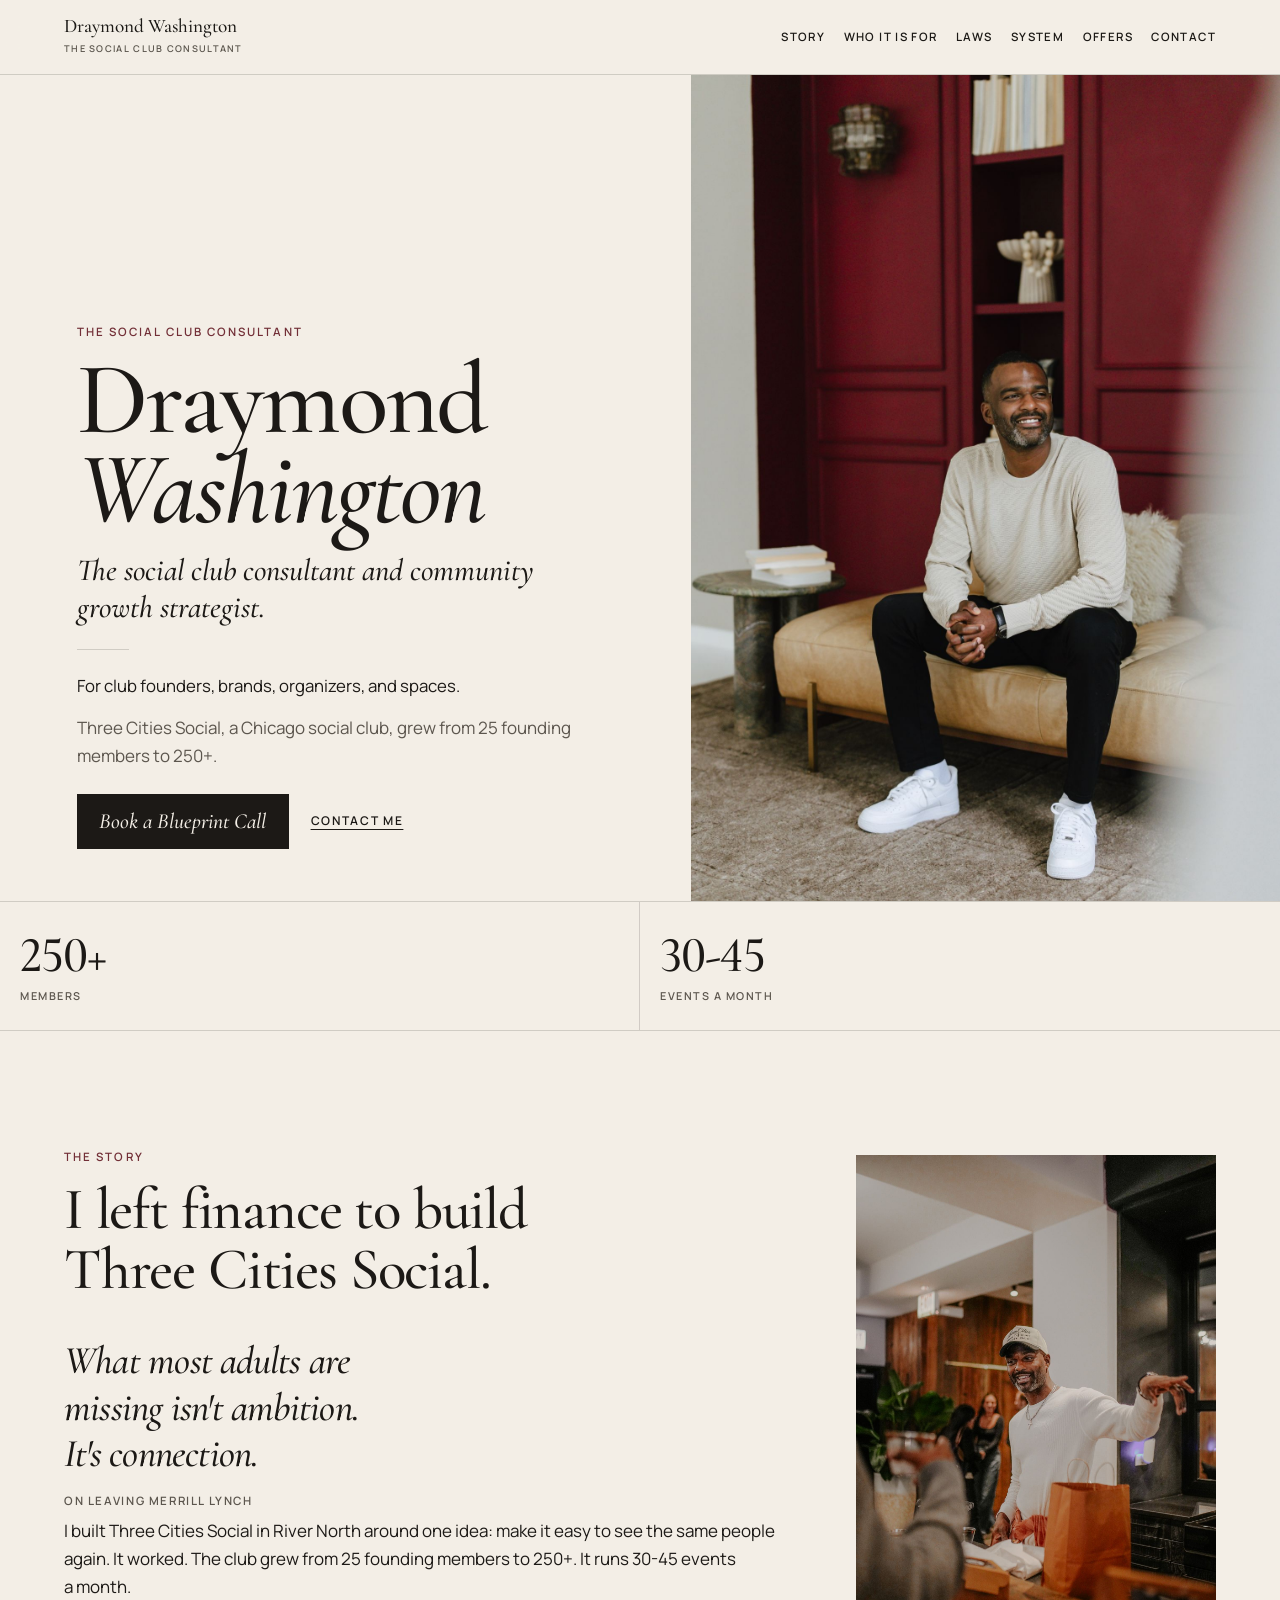
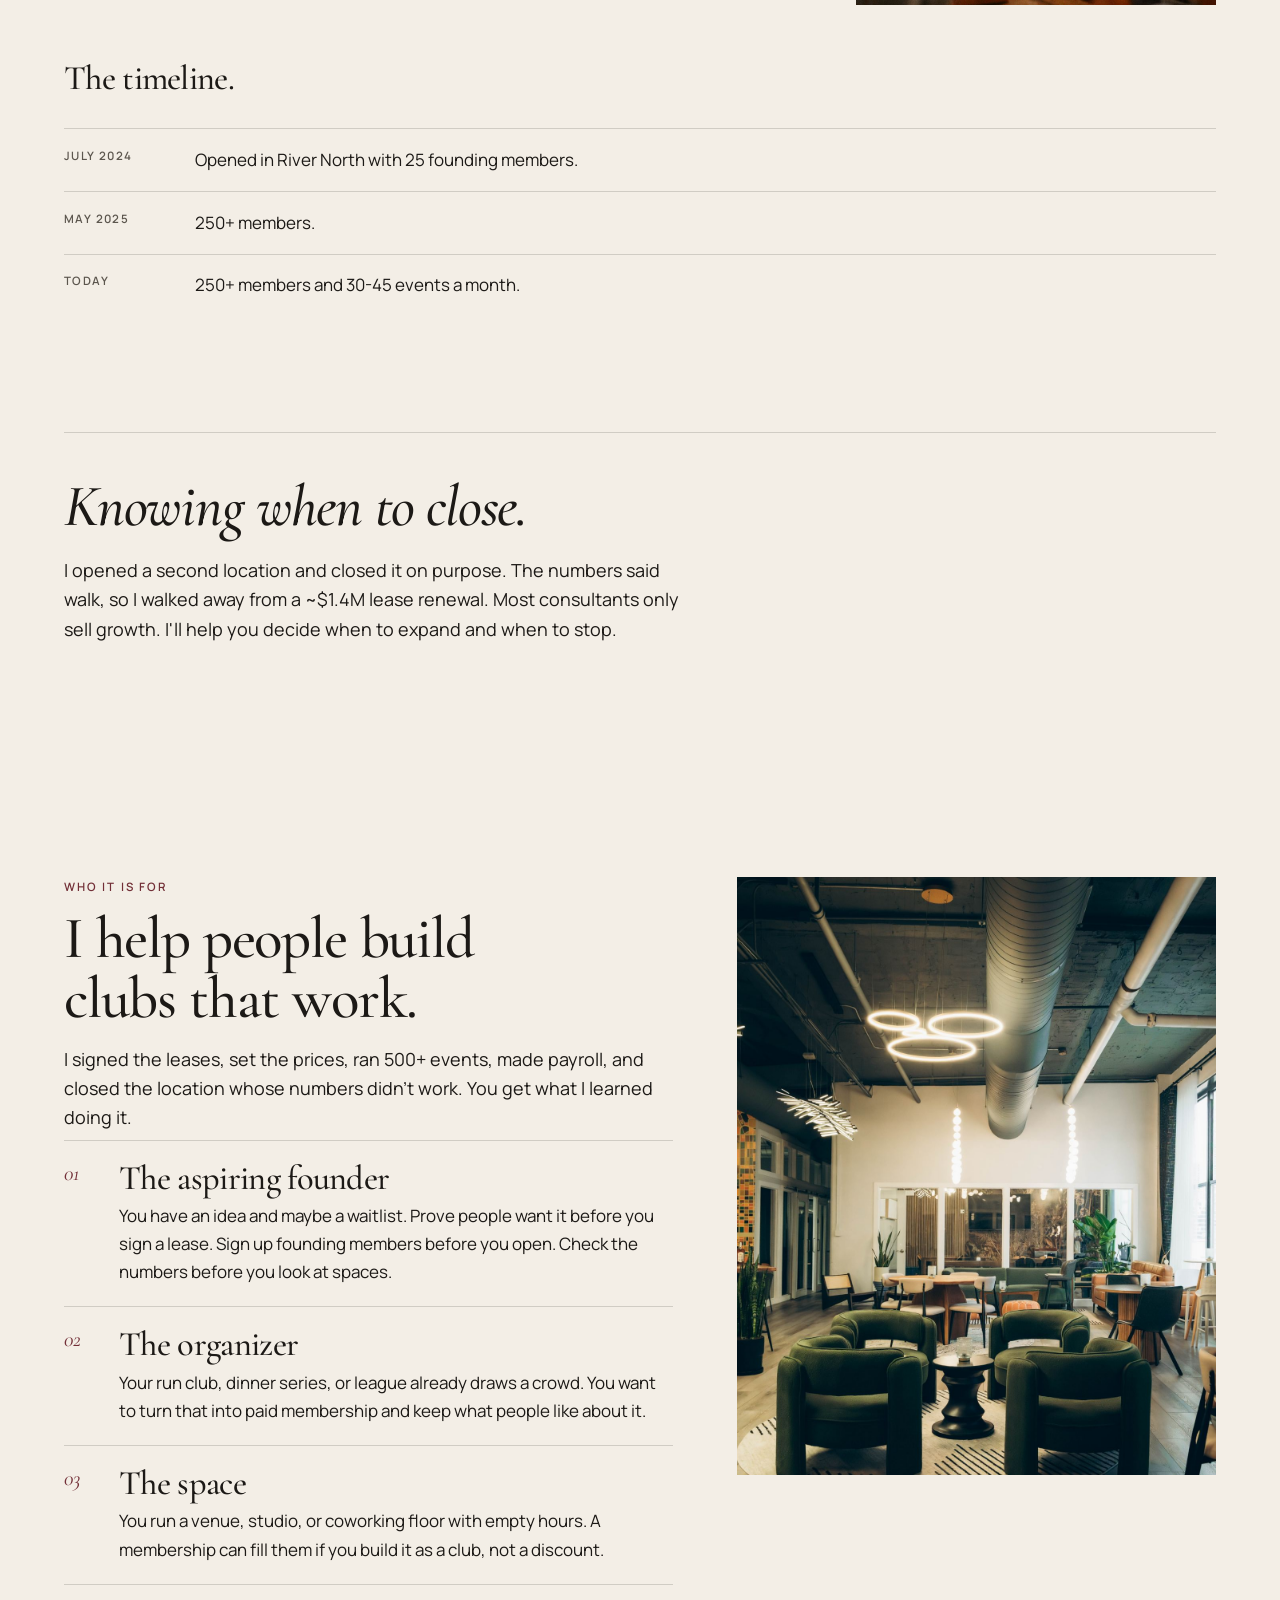
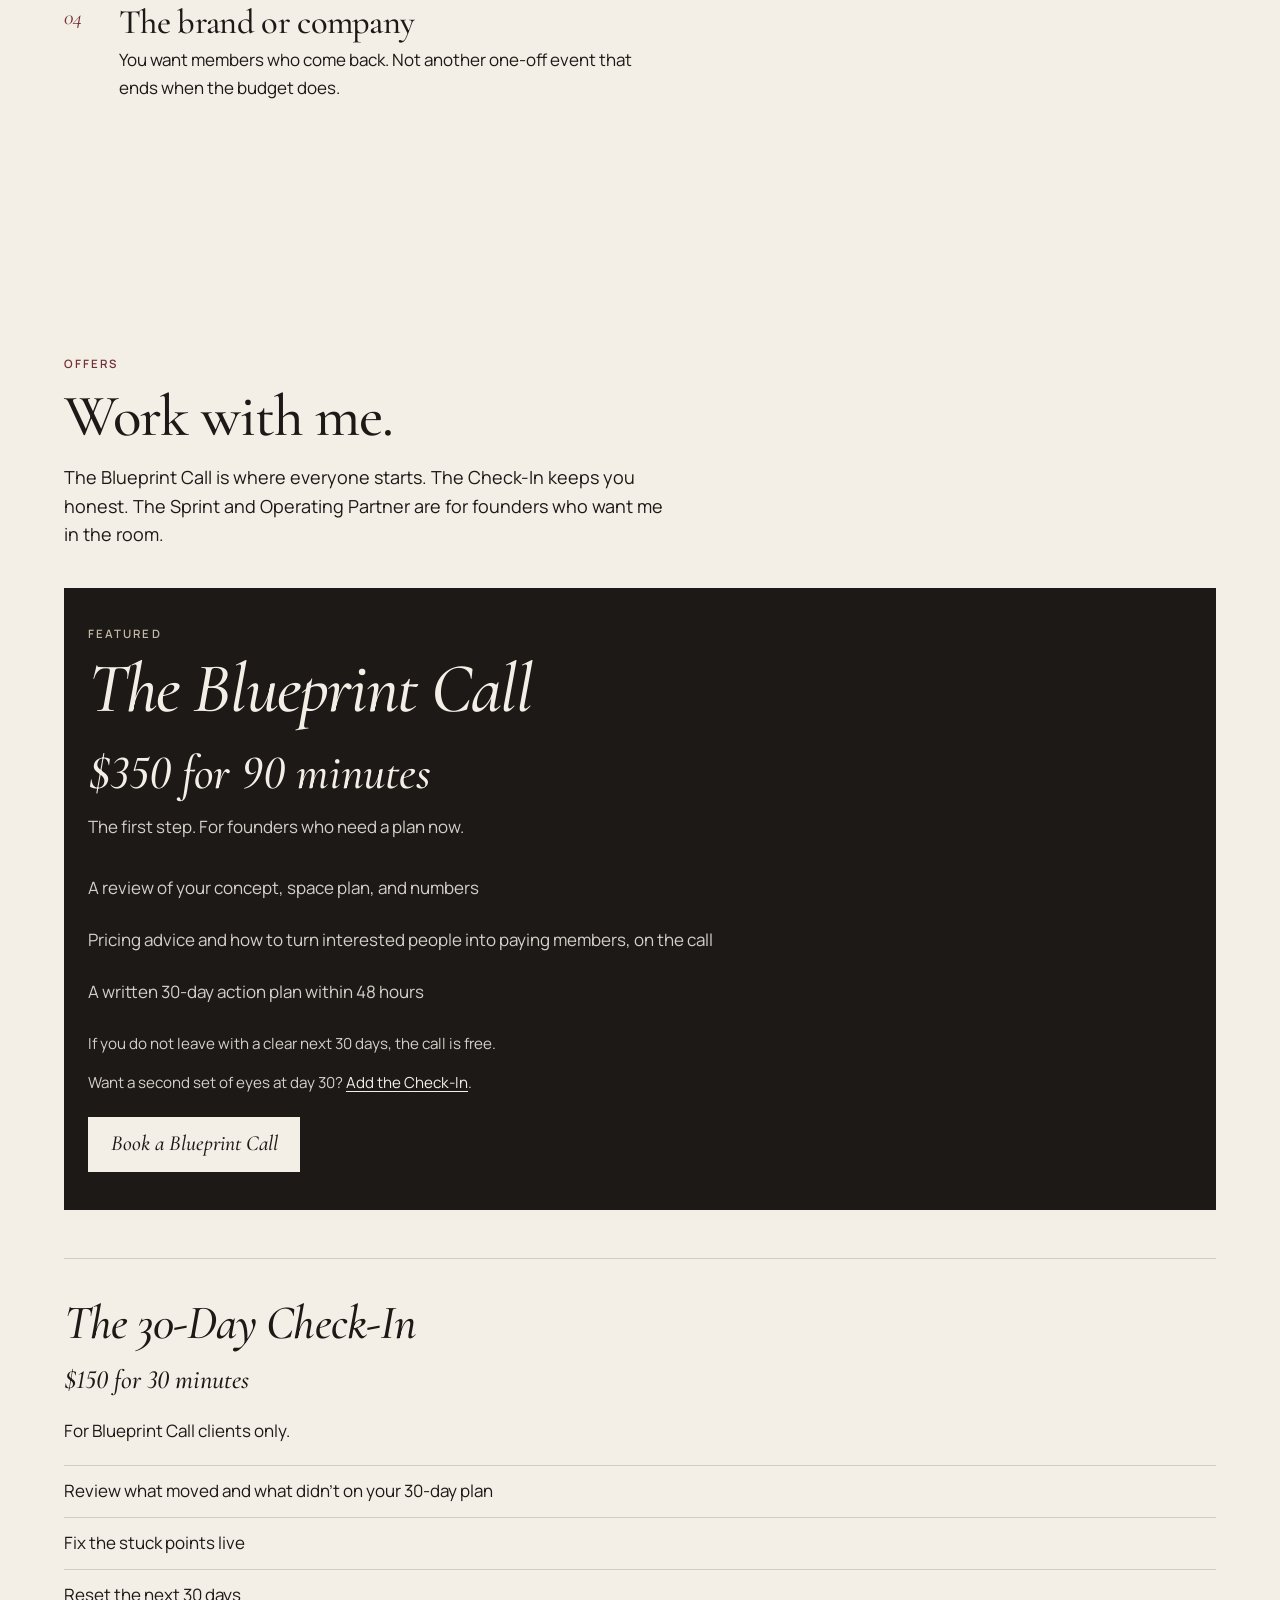
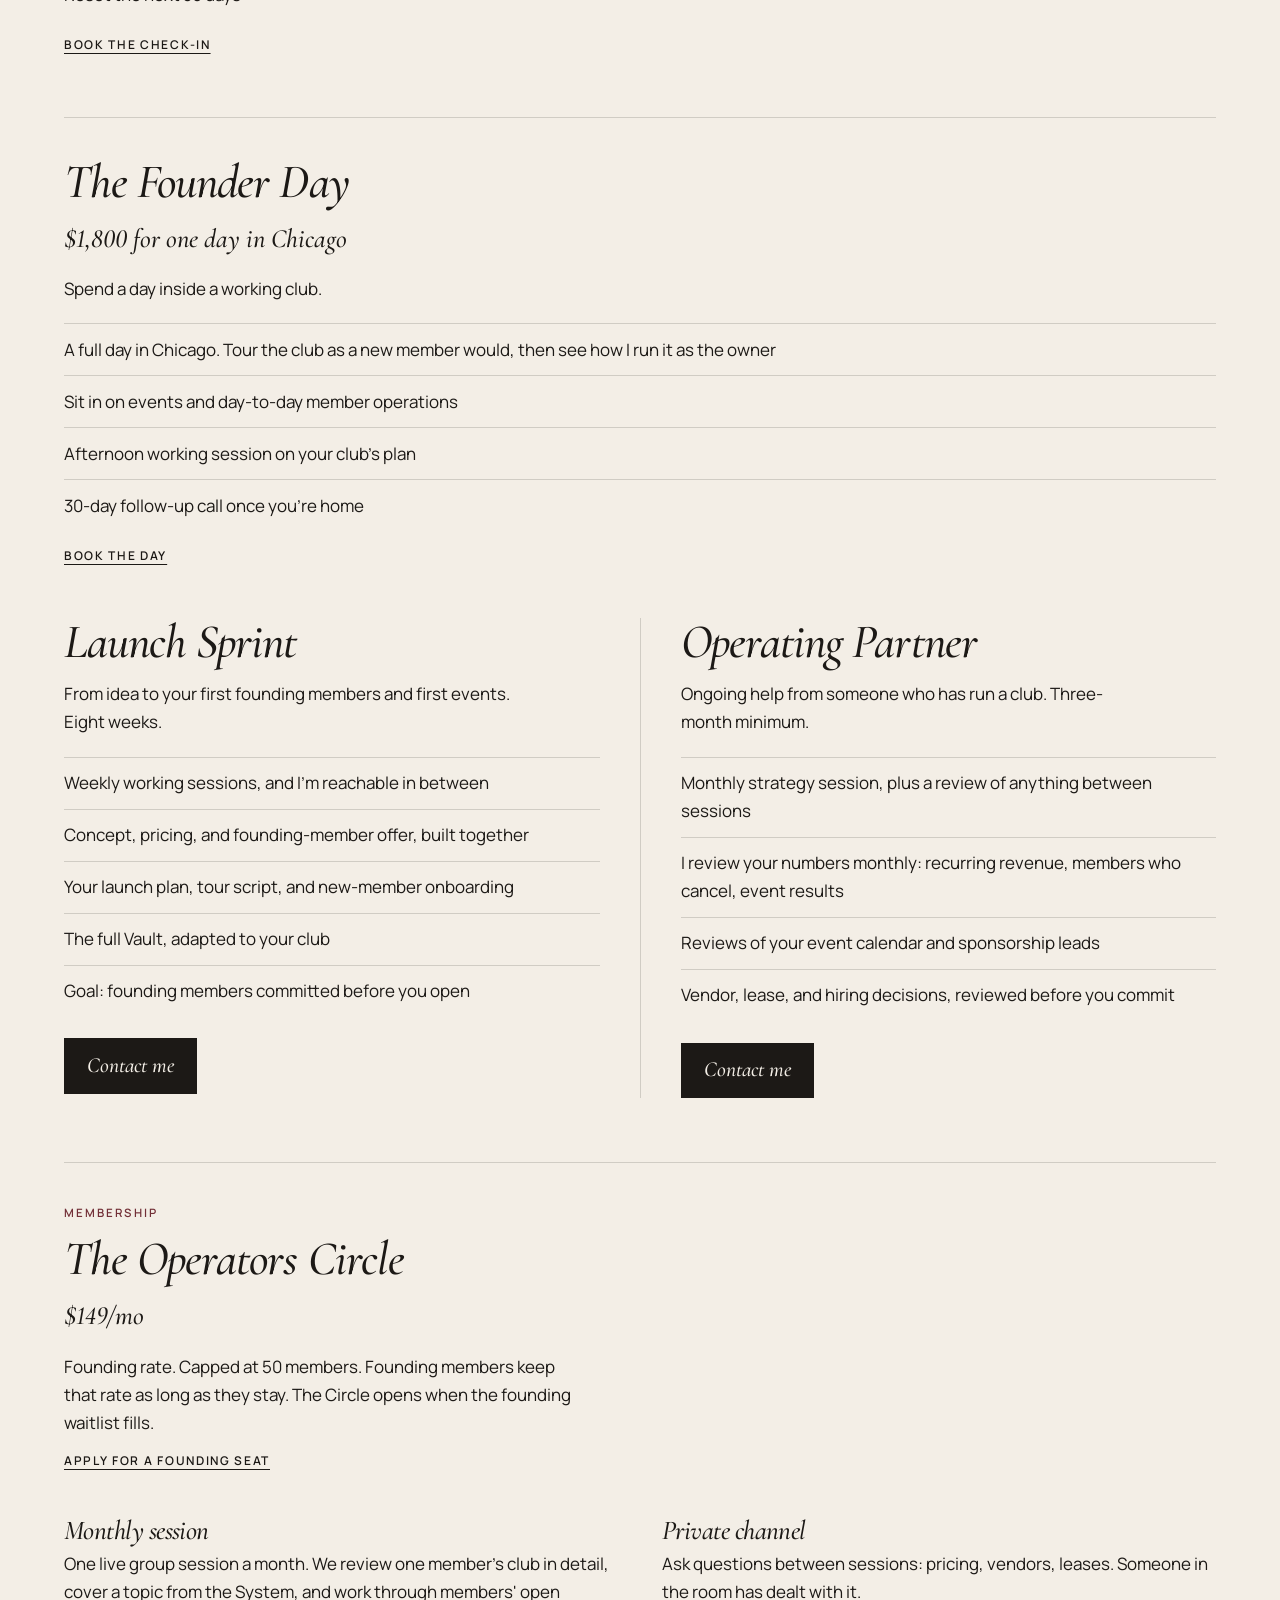
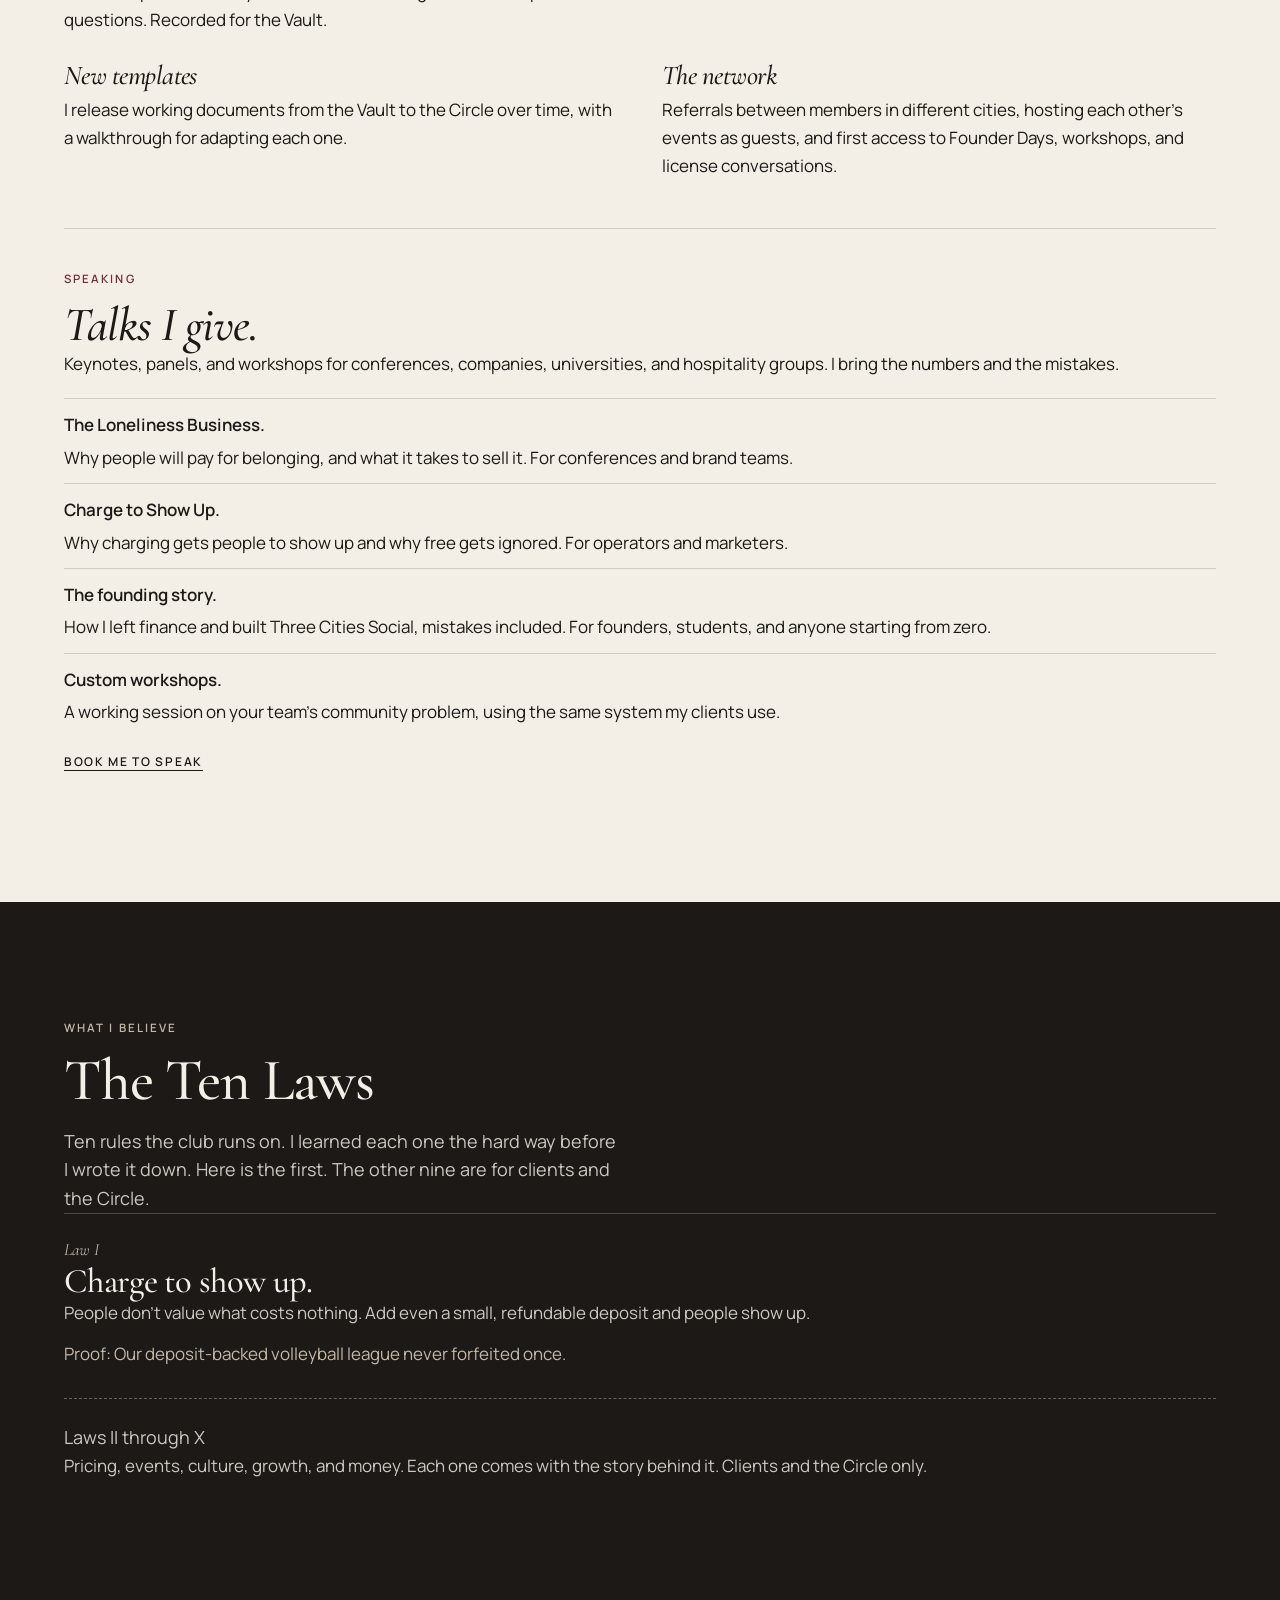
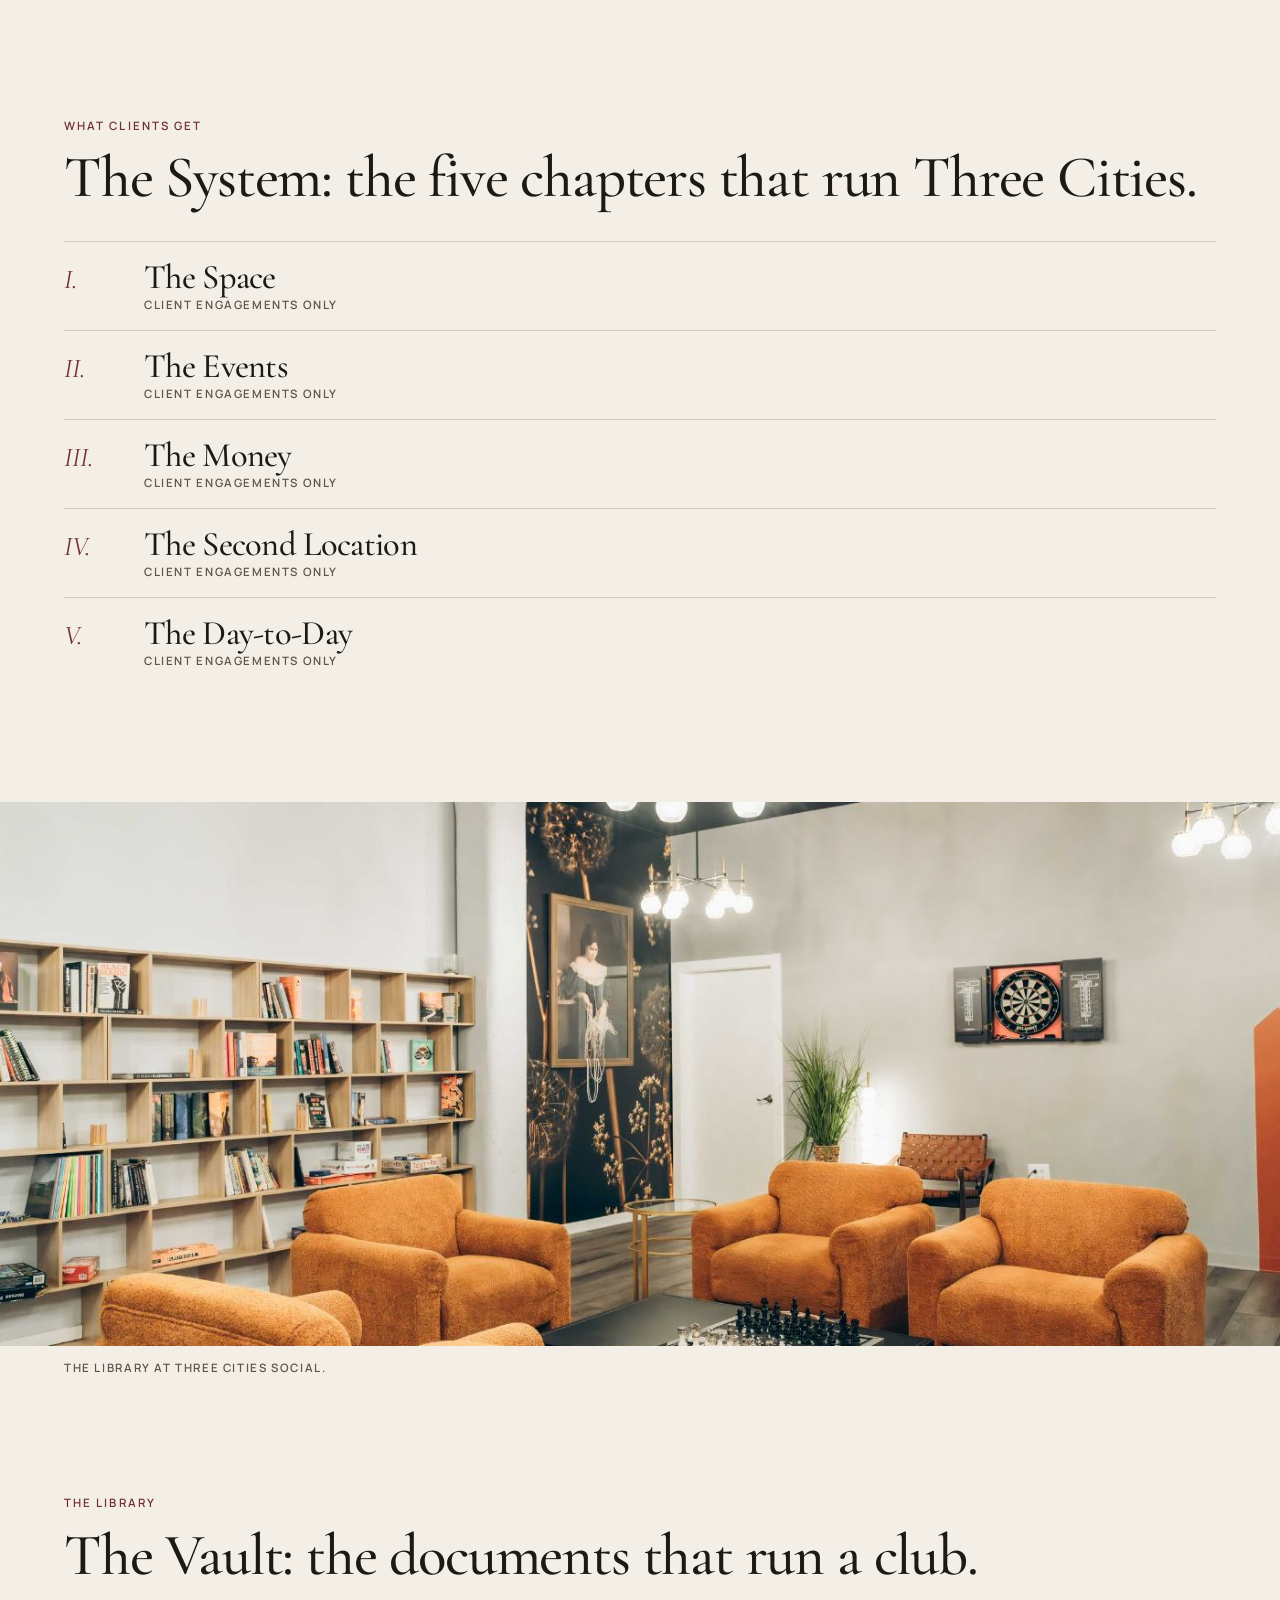
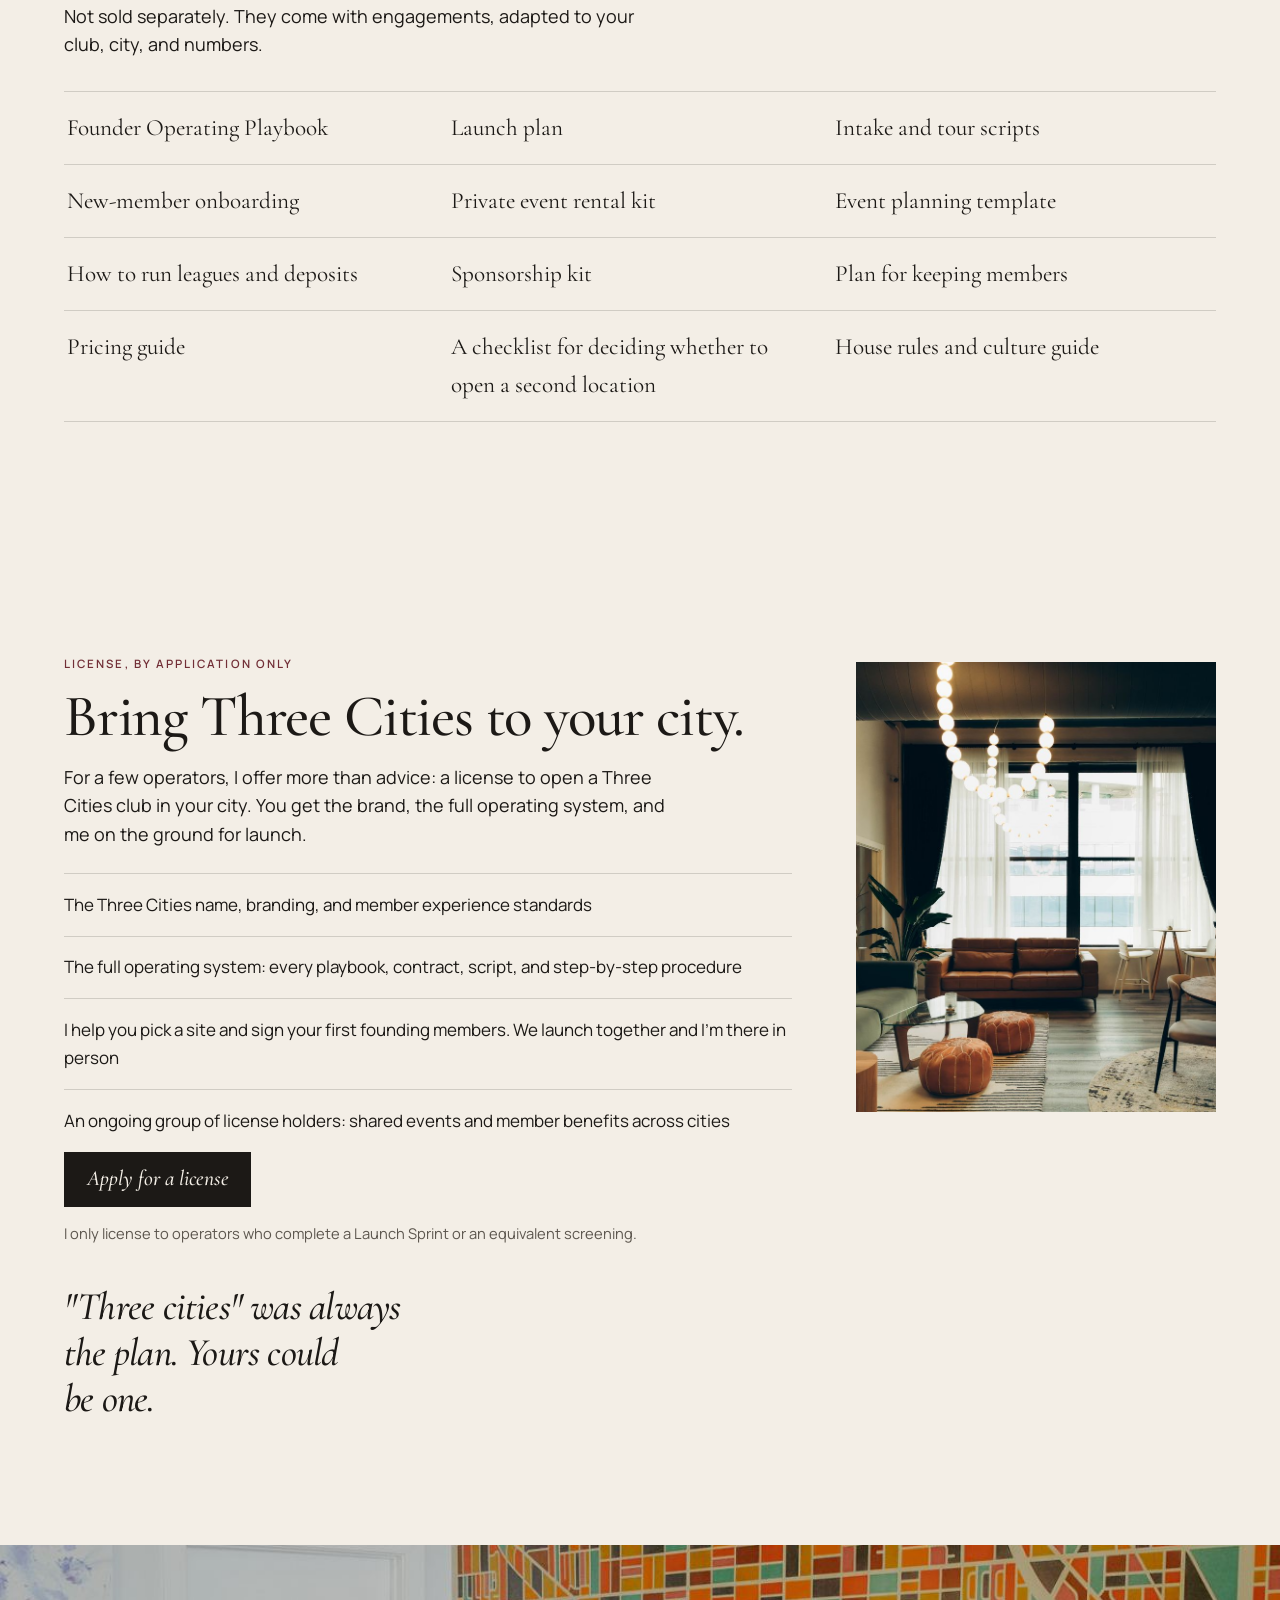
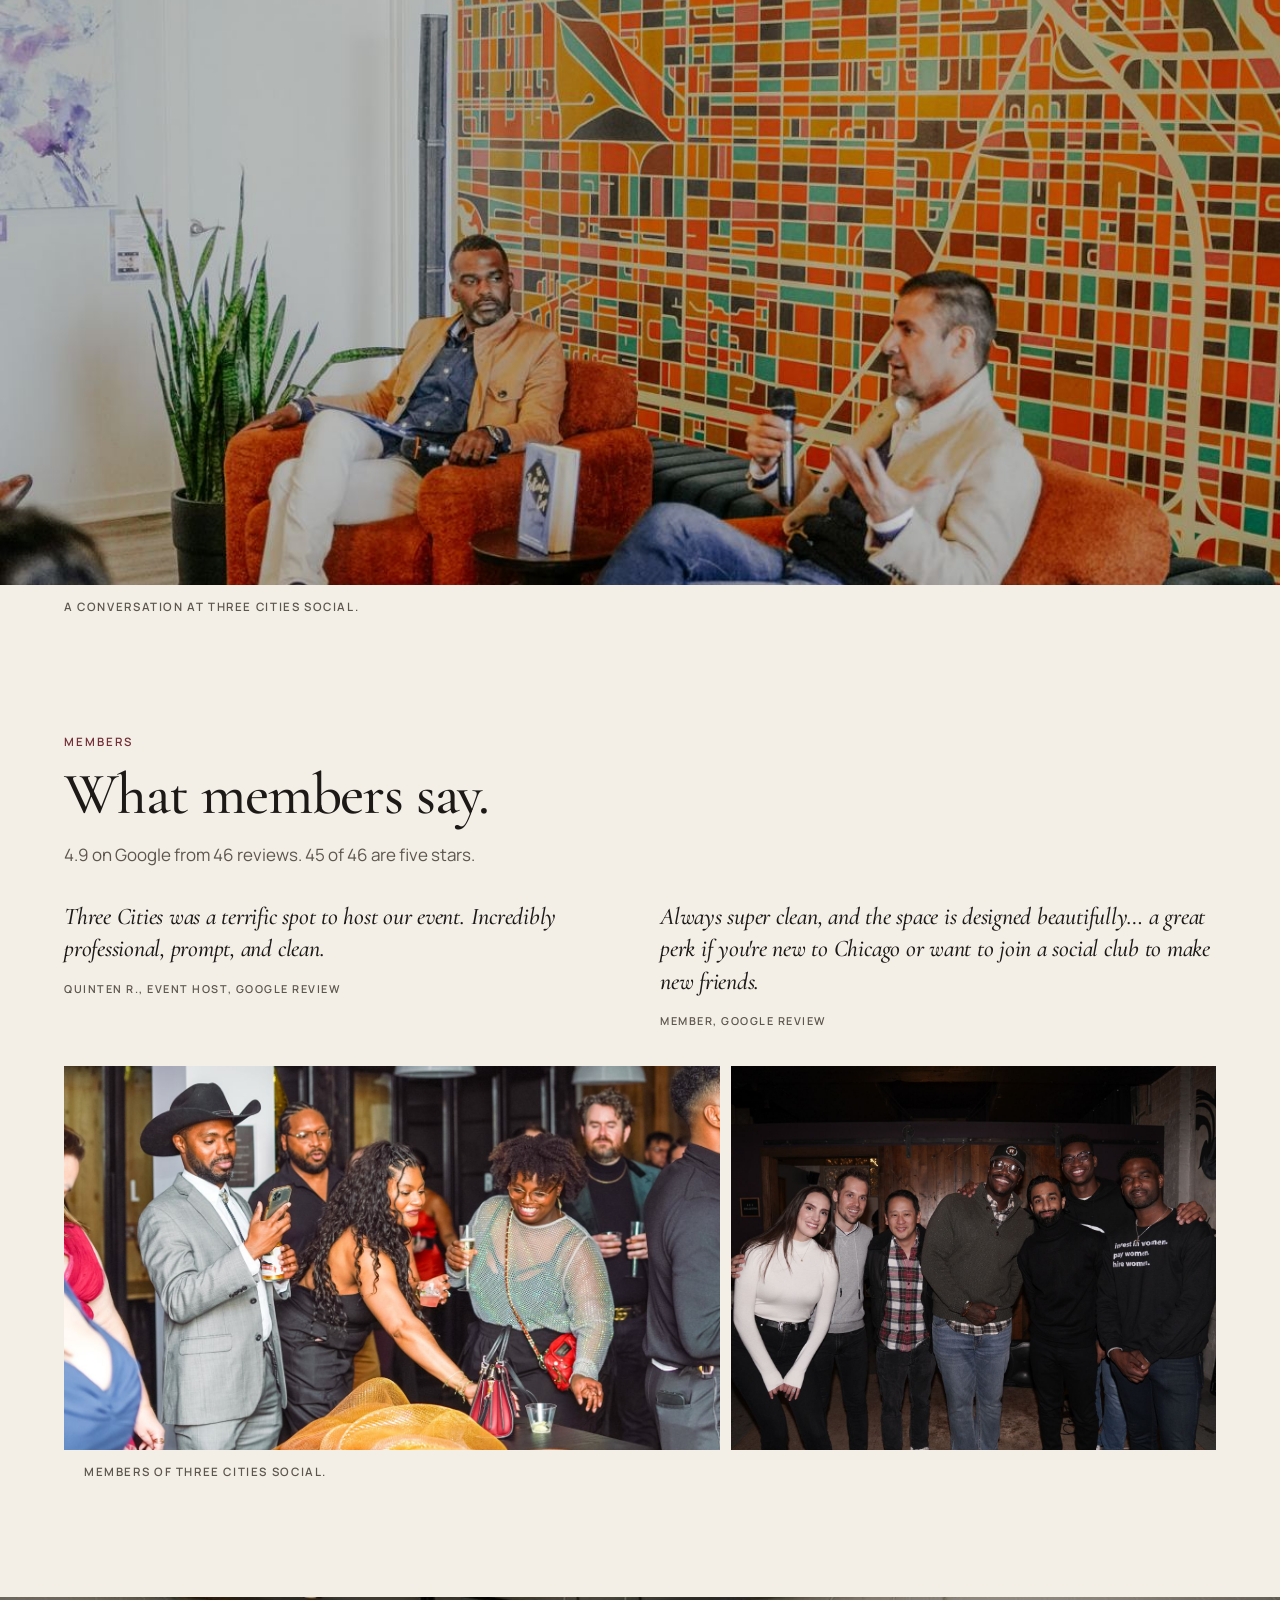
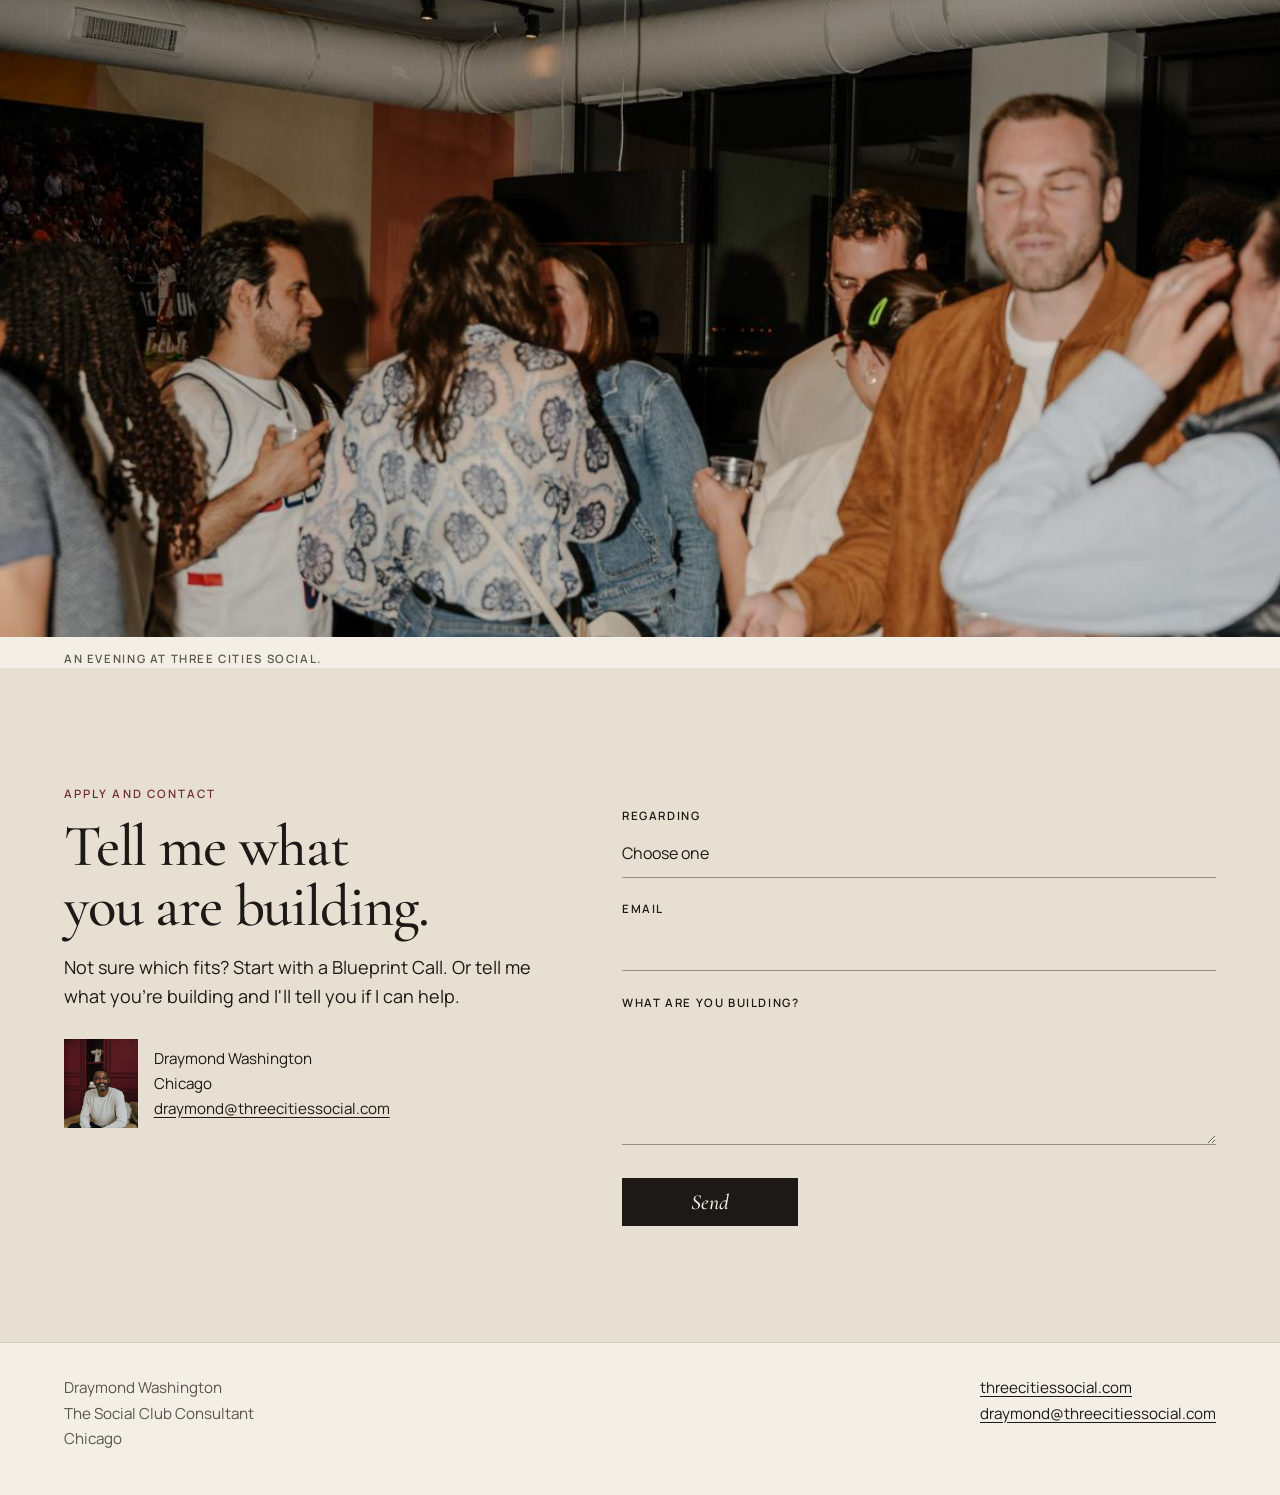
<file: index.html>
<!DOCTYPE html>
<html lang="en">
<head>
<meta charset="UTF-8">
<meta name="viewport" content="width=device-width, initial-scale=1.0">
<!-- PLACEHOLDER: draft v1 titles and descriptions, final copy expected about Nov 18. -->
<title>Draymond Washington | The Social Club Consultant</title>
<meta name="description" content="Draymond Washington, social club consultant and community growth strategist for founders, brands, organizers, and spaces. Three Cities Social grew from 25 to 250+.">
<meta name="author" content="Draymond Washington">
<meta name="theme-color" content="#F3EEE6">
<meta name="format-detection" content="telephone=no">
<link rel="canonical" href="https://thesocialclubconsultant.com/">
<link rel="icon" href="data:image/svg+xml,%3Csvg xmlns='http://www.w3.org/2000/svg' viewBox='0 0 64 64'%3E%3Crect width='64' height='64' fill='%231C1916'/%3E%3Ctext x='32' y='40' text-anchor='middle' font-family='Georgia,serif' font-size='22' fill='%23F3EEE6'%3EIII%3C/text%3E%3C/svg%3E">
<meta property="og:type" content="website">
<meta property="og:locale" content="en_US">
<meta property="og:url" content="https://thesocialclubconsultant.com/">
<meta property="og:site_name" content="The Social Club Consultant">
<meta property="og:title" content="Draymond Washington | The Social Club Consultant">
<meta property="og:description" content="Book a Blueprint Call: 90 minutes, $350, and a written 30-day plan. From the founder of Three Cities Social, 250+ members.">
<meta property="og:image" content="https://thesocialclubconsultant.com/share-card.png">
<meta property="og:image:type" content="image/png">
<meta property="og:image:width" content="1200">
<meta property="og:image:height" content="627">
<meta property="og:image:alt" content="Draymond Washington smiling, seated in front of a red paneled wall, with the title The Social Club Consultant.">
<meta name="twitter:card" content="summary_large_image">
<meta name="twitter:title" content="Draymond Washington | The Social Club Consultant">
<meta name="twitter:description" content="Book a Blueprint Call: 90 minutes, $350, and a written 30-day plan. From the founder of Three Cities Social, 250+ members.">
<meta name="twitter:image" content="https://thesocialclubconsultant.com/share-card.png">
<meta name="twitter:image:alt" content="Draymond Washington smiling, seated in front of a red paneled wall, with the title The Social Club Consultant.">
<link rel="preconnect" href="https://fonts.googleapis.com">
<link rel="preconnect" href="https://fonts.gstatic.com" crossorigin>
<link rel="preload" as="image" href="portrait.jpg" fetchpriority="high">
<link href="https://fonts.googleapis.com/css2?family=Cormorant+Garamond:ital,wght@0,500;0,600;1,500;1,600&family=Manrope:wght@400;500;600&display=swap" rel="stylesheet">
<link rel="stylesheet" href="styles.css">
<script>
if (new URLSearchParams(location.search).get("asked") === "1") {
  document.documentElement.classList.add("asked");
}
</script>
<script type="application/ld+json">
{
  "@context": "https://schema.org",
  "@graph": [
    {
      "@type": "Person",
      "@id": "https://thesocialclubconsultant.com/#draymond",
      "name": "Draymond Washington",
      "jobTitle": "Social club consultant and community growth strategist",
      "url": "https://thesocialclubconsultant.com/",
      "image": "https://thesocialclubconsultant.com/portrait.jpg",
      "email": "draymond@threecitiessocial.com",
      "address": {
        "@type": "PostalAddress",
        "addressLocality": "Chicago",
        "addressRegion": "IL",
        "addressCountry": "US"
      }
    },
    {
      "@type": "ProfessionalService",
      "@id": "https://thesocialclubconsultant.com/#practice",
      "name": "The Social Club Consultant",
      "url": "https://thesocialclubconsultant.com/",
      "image": "https://thesocialclubconsultant.com/share-card.png",
      "description": "Draymond Washington advises club founders, brands, organizers, and spaces. Three Cities Social, a Chicago social club, grew from 25 founding members to 250+.",
      "founder": { "@id": "https://thesocialclubconsultant.com/#draymond" },
      "email": "draymond@threecitiessocial.com",
      "areaServed": "Chicago",
      "address": {
        "@type": "PostalAddress",
        "addressLocality": "Chicago",
        "addressRegion": "IL",
        "addressCountry": "US"
      }
    }
  ]
}
</script>
</head>
<body>
<a class="skip" href="#main">Skip to content</a>
<header class="site-header">
  <div class="nav-inner">
    <a class="brand" href="/">
      <span class="brand-name">Draymond Washington</span>
      <span class="brand-role">The Social Club Consultant</span>
    </a>
    <details class="nav-details">
      <summary class="nav-toggle">
        <span class="sum-closed">Menu</span>
        <span class="sum-open">Close</span>
      </summary>
      <nav class="nav-links" id="site-nav" aria-label="Primary">
        <a href="/#story">Story</a>
        <a href="/#for">Who it is for</a>
        <a href="/#laws">Laws</a>
        <a href="/#system">System</a>
        <a href="/#offers">Offers</a>
        <a href="/#contact">Contact</a>
      </nav>
    </details>
  </div>
</header>

<main id="main">
  <!-- PLACEHOLDER: draft v1, final copy expected about Nov 18. -->
  <section class="hero" aria-labelledby="hero-title">
    <div class="hero-intro">
      <p class="kicker">The Social Club Consultant</p>
      <h1 id="hero-title">Draymond <span>Washington</span></h1>
      <p class="hero-role">The social club consultant and community growth strategist.</p>
    </div>
    <figure class="hero-media">
      <img src="portrait.jpg" width="1400" height="2099" alt="Draymond Washington seated on a leather bench in front of a deep red paneled wall" fetchpriority="high" decoding="async">
    </figure>
    <div class="hero-rest">
      <hr class="rule">
      <p class="hero-for">For club founders, brands, organizers, and spaces.</p>
      <p class="hero-proof">Three Cities Social, a Chicago social club, grew from 25 founding members to 250+.</p>
      <p class="hero-actions">
        <a class="button" href="https://buy.stripe.com/8x200j6pWc1J3TffLW8Zq0M">Book a Blueprint Call<span class="sr-only">, $350 for 90 minutes</span></a>
        <a class="text-link" href="#contact">Contact me</a>
      </p>
    </div>
  </section>

  <section class="proof-section" aria-label="Results at Three Cities Social">
    <p class="sr-only">250+ members, 30-45 events a month.</p>
    <ul class="proof">
      <li><strong>250+</strong><span>Members</span></li>
      <li><strong>30-45</strong><span>Events a month</span></li>
    </ul>
  </section>

  <!-- PLACEHOLDER: draft v1, final copy expected about Nov 18. -->
  <section class="section" id="story" aria-labelledby="story-title">
    <div class="wrap split split-about">
      <div class="about-copy prose">
        <p class="kicker">The story</p>
        <h2 id="story-title">I left finance to build Three Cities Social.</h2>
        <blockquote class="pull">
          <p>What most adults are missing isn't ambition. It's connection.</p>
          <footer>On leaving Merrill Lynch</footer>
        </blockquote>
        <p>I built Three Cities Social in River North around one idea: make it easy to see the same people again. It worked. The club grew from 25 founding members to 250+. It runs 30-45 events a month.</p>
      </div>
      <figure class="about-photo">
        <img src="draymond.jpg" width="1365" height="2048" alt="Draymond Washington hosting members at Three Cities Social in Chicago" loading="lazy" decoding="async">
      </figure>
    </div>
    <div class="wrap timeline-wrap">
      <h3>The timeline.</h3>
      <ol class="timeline">
        <li>
          <time datetime="2024-07">July 2024</time>
          <p>Opened in River North with 25 founding members.</p>
        </li>
        <li>
          <time datetime="2025-05">May 2025</time>
          <p>250+ members.</p>
        </li>
        <li>
          <time datetime="2026-10">Today</time>
          <p>250+ members and 30-45 events a month.</p>
        </li>
      </ol>
    </div>
  </section>

  <!-- PLACEHOLDER -->
  <section class="section close-note" aria-labelledby="close-title">
    <div class="wrap">
      <div class="close-note-inner">
        <h2 id="close-title">Knowing when to close.</h2>
        <p>I opened a second location and closed it on purpose. The numbers said walk, so I walked away from a ~$1.4M lease renewal. Most consultants only sell growth. I'll help you decide when to expand and when to stop.</p>
      </div>
    </div>
  </section>

  <!-- PLACEHOLDER: draft v1, final copy expected about Nov 18. -->
  <section class="section" id="for" aria-labelledby="for-title">
    <div class="wrap split split-who">
      <div class="split-intro">
        <p class="kicker">Who it is for</p>
        <h2 id="for-title">I help people build clubs that work.</h2>
        <p class="lede">I signed the leases, set the prices, ran 500+ events, made payroll, and closed the location whose numbers didn't work. You get what I learned doing it.</p>
      </div>
      <figure class="sticky-photo">
        <img src="clubroom.jpg" width="1200" height="1800" alt="Green armchairs arranged in a circle under ring lights at Three Cities Social" loading="lazy" decoding="async">
      </figure>
      <ol class="audiences">
        <li>
          <span class="idx" aria-hidden="true">01</span>
          <div>
            <h3>The aspiring founder</h3>
            <p>You have an idea and maybe a waitlist. Prove people want it before you sign a lease. Sign up founding members before you open. Check the numbers before you look at spaces.</p>
          </div>
        </li>
        <li>
          <span class="idx" aria-hidden="true">02</span>
          <div>
            <h3>The organizer</h3>
            <p>Your run club, dinner series, or league already draws a crowd. You want to turn that into paid membership and keep what people like about it.</p>
          </div>
        </li>
        <li>
          <span class="idx" aria-hidden="true">03</span>
          <div>
            <h3>The space</h3>
            <p>You run a venue, studio, or coworking floor with empty hours. A membership can fill them if you build it as a club, not a discount.</p>
          </div>
        </li>
        <li>
          <span class="idx" aria-hidden="true">04</span>
          <div>
            <h3>The brand or company</h3>
            <p>You want members who come back. Not another one-off event that ends when the budget does.</p>
          </div>
        </li>
      </ol>
    </div>
  </section>

  <!-- PLACEHOLDER: draft v1, final copy expected about Nov 18. -->
  <section class="section" id="offers" aria-labelledby="offers-title">
    <div class="wrap">
      <p class="kicker">Offers</p>
      <h2 id="offers-title">Work with me.</h2>
      <p class="lede">The Blueprint Call is where everyone starts. The Check-In keeps you honest. The Sprint and Operating Partner are for founders who want me in the room.</p>

      <article class="offer-featured" id="blueprint">
        <p class="kicker">Featured</p>
        <h3>The Blueprint Call</h3>
        <p class="price">$350 for 90 minutes</p>
        <p class="offer-lead">The first step. For founders who need a plan now.</p>
        <ul>
          <li>A review of your concept, space plan, and numbers</li>
          <li>Pricing advice and how to turn interested people into paying members, on the call</li>
          <li>A written 30-day action plan within 48 hours</li>
        </ul>
        <p class="guarantee">If you do not leave with a clear next 30 days, the call is free.</p>
        <p class="upsell">Want a second set of eyes at day 30? <a href="#check-in">Add the Check-In</a>.</p>
        <p><a class="button" href="https://buy.stripe.com/8x200j6pWc1J3TffLW8Zq0M">Book a Blueprint Call<span class="sr-only">, $350</span></a></p>
      </article>

      <article class="offer offer-solo" id="check-in">
        <h3>The 30-Day Check-In</h3>
        <p class="price">$150 for 30 minutes</p>
        <p class="offer-lead">For Blueprint Call clients only.</p>
        <ul>
          <li>Review what moved and what didn’t on your 30-day plan</li>
          <li>Fix the stuck points live</li>
          <li>Reset the next 30 days</li>
        </ul>
        <p><a class="text-link" href="https://buy.stripe.com/fZu5kD01y9TBfBX9ny8Zq1i">Book the check-in<span class="sr-only">, 30-Day Check-In, $150</span></a></p>
      </article>

      <article class="offer offer-solo">
        <h3>The Founder Day</h3>
        <p class="price">$1,800 for one day in Chicago</p>
        <p class="offer-lead">Spend a day inside a working club.</p>
        <ul>
          <li>A full day in Chicago. Tour the club as a new member would, then see how I run it as the owner</li>
          <li>Sit in on events and day-to-day member operations</li>
          <li>Afternoon working session on your club's plan</li>
          <li>30-day follow-up call once you're home</li>
        </ul>
        <p><a class="text-link" href="https://buy.stripe.com/00wbJ13dK0j1ahDarC8Zq0N">Book the day<span class="sr-only">, Founder Day, $1,800</span></a></p>
      </article>

      <div class="offer-grid">
        <article class="offer">
          <h3>Launch Sprint</h3>
          <p class="offer-lead">From idea to your first founding members and first events. Eight weeks.</p>
          <ul>
            <li>Weekly working sessions, and I'm reachable in between</li>
            <li>Concept, pricing, and founding-member offer, built together</li>
            <li>Your launch plan, tour script, and new-member onboarding</li>
            <li>The full Vault, adapted to your club</li>
            <li>Goal: founding members committed before you open</li>
          </ul>
          <p><a class="button" href="#contact" data-regarding="Launch Sprint">Contact me<span class="sr-only"> about Launch Sprint</span></a></p>
        </article>
        <article class="offer">
          <h3>Operating Partner</h3>
          <p class="offer-lead">Ongoing help from someone who has run a club. Three-month minimum.</p>
          <ul>
            <li>Monthly strategy session, plus a review of anything between sessions</li>
            <li>I review your numbers monthly: recurring revenue, members who cancel, event results</li>
            <li>Reviews of your event calendar and sponsorship leads</li>
            <li>Vendor, lease, and hiring decisions, reviewed before you commit</li>
          </ul>
          <p><a class="button" href="#contact" data-regarding="Operating Partner">Contact me<span class="sr-only"> about Operating Partner</span></a></p>
        </article>
      </div>

      <article class="also" id="circle">
        <p class="kicker">Membership</p>
        <h3>The Operators Circle</h3>
        <p class="price">$149/mo</p>
        <p class="offer-lead">Founding rate. Capped at 50 members. Founding members keep that rate as long as they stay. The Circle opens when the founding waitlist fills.</p>
        <p><a class="text-link" href="apply.html">Apply for a founding seat<span class="sr-only"> in the Operators Circle</span></a></p>
        <div class="detail-grid">
          <div>
            <h3>Monthly session</h3>
            <p>One live group session a month. We review one member's club in detail, cover a topic from the System, and work through members' open questions. Recorded for the Vault.</p>
          </div>
          <div>
            <h3>Private channel</h3>
            <p>Ask questions between sessions: pricing, vendors, leases. Someone in the room has dealt with it.</p>
          </div>
          <div>
            <h3>New templates</h3>
            <p>I release working documents from the Vault to the Circle over time, with a walkthrough for adapting each one.</p>
          </div>
          <div>
            <h3>The network</h3>
            <p>Referrals between members in different cities, hosting each other's events as guests, and first access to Founder Days, workshops, and license conversations.</p>
          </div>
        </div>
      </article>

      <article class="offer-speaking">
        <p class="kicker">Speaking</p>
        <h3>Talks I give.</h3>
        <p class="offer-lead">Keynotes, panels, and workshops for conferences, companies, universities, and hospitality groups. I bring the numbers and the mistakes.</p>
        <ul class="talks">
          <li>
            <strong>The Loneliness Business.</strong>
            <span>Why people will pay for belonging, and what it takes to sell it. For conferences and brand teams.</span>
          </li>
          <li>
            <strong>Charge to Show Up.</strong>
            <span>Why charging gets people to show up and why free gets ignored. For operators and marketers.</span>
          </li>
          <li>
            <strong>The founding story.</strong>
            <span>How I left finance and built Three Cities Social, mistakes included. For founders, students, and anyone starting from zero.</span>
          </li>
          <li>
            <strong>Custom workshops.</strong>
            <span>A working session on your team's community problem, using the same system my clients use.</span>
          </li>
        </ul>
        <p><a class="text-link" href="mailto:draymond@threecitiessocial.com?subject=Speaking%20Inquiry">Book me to speak</a></p>
      </article>
    </div>
  </section>

  <section class="section section-ink" id="laws" aria-labelledby="laws-title">
    <div class="wrap">
      <p class="kicker">What I believe</p>
      <h2 id="laws-title">The Ten Laws</h2>
      <p class="lede">Ten rules the club runs on. I learned each one the hard way before I wrote it down. Here is the first. The other nine are for clients and the Circle.</p>
      <div class="law">
        <div class="num">Law I</div>
        <h3>Charge to show up.</h3>
        <p>People don't value what costs nothing. Add even a small, refundable deposit and people show up.</p>
        <p class="receipt">Proof: Our deposit-backed volleyball league never forfeited once.</p>
      </div>
      <div class="locked">
        <p class="lede">Laws II through X</p>
        <p>Pricing, events, culture, growth, and money. Each one comes with the story behind it. Clients and the Circle only.</p>
      </div>
    </div>
  </section>

  <section class="section" id="system" aria-labelledby="system-title">
    <div class="wrap">
      <p class="kicker">What clients get</p>
      <h2 id="system-title">The System: the five chapters that run Three Cities.</h2>
      <ol class="sys-list">
        <li><span class="num">I.</span><div><h3>The Space</h3><span class="chip-note">Client engagements only</span></div></li>
        <li><span class="num">II.</span><div><h3>The Events</h3><span class="chip-note">Client engagements only</span></div></li>
        <li><span class="num">III.</span><div><h3>The Money</h3><span class="chip-note">Client engagements only</span></div></li>
        <li><span class="num">IV.</span><div><h3>The Second Location</h3><span class="chip-note">Client engagements only</span></div></li>
        <li><span class="num">V.</span><div><h3>The Day-to-Day</h3><span class="chip-note">Client engagements only</span></div></li>
      </ol>
    </div>
  </section>

  <figure class="band band-room">
    <img src="library.jpg" width="1400" height="933" alt="Bookshelves, orange armchairs, and a chessboard in the library at Three Cities Social" loading="lazy" decoding="async">
    <figcaption>The library at Three Cities Social.</figcaption>
  </figure>

  <section class="section" id="vault" aria-labelledby="vault-title">
    <div class="wrap">
      <p class="kicker">The library</p>
      <h2 id="vault-title">The Vault: the documents that run a club.</h2>
      <p class="lede">Not sold separately. They come with engagements, adapted to your club, city, and numbers.</p>
      <ul class="vault-grid">
        <li>Founder Operating Playbook</li>
        <li>Launch plan</li>
        <li>Intake and tour scripts</li>
        <li>New-member onboarding</li>
        <li>Private event rental kit</li>
        <li>Event planning template</li>
        <li>How to run leagues and deposits</li>
        <li>Sponsorship kit</li>
        <li>Plan for keeping members</li>
        <li>Pricing guide</li>
        <li>A checklist for deciding whether to open a second location</li>
        <li>House rules and culture guide</li>
      </ul>
    </div>
  </section>

  <section class="section" id="franchise" aria-labelledby="franchise-title">
    <div class="wrap split split-about">
      <div>
        <p class="kicker">License, by application only</p>
        <h2 id="franchise-title">Bring Three Cities to your city.</h2>
        <p class="lede">For a few operators, I offer more than advice: a license to open a Three Cities club in your city. You get the brand, the full operating system, and me on the ground for launch.</p>
        <ul class="talks">
          <li><span>The Three Cities name, branding, and member experience standards</span></li>
          <li><span>The full operating system: every playbook, contract, script, and step-by-step procedure</span></li>
          <li><span>I help you pick a site and sign your first founding members. We launch together and I'm there in person</span></li>
          <li><span>An ongoing group of license holders: shared events and member benefits across cities</span></li>
        </ul>
        <p><a class="button" href="mailto:draymond@threecitiessocial.com?subject=Three%20Cities%20License%20Application">Apply for a license</a></p>
        <p class="fine">I only license to operators who complete a Launch Sprint or an equivalent screening.</p>
      </div>
      <figure class="about-photo photo-room">
        <img src="lounge.jpg" width="1400" height="933" alt="Daylit lounge at Three Cities Social, with a leather sofa, sheer curtains, and a globe light" loading="lazy" decoding="async">
      </figure>
    </div>
    <div class="wrap">
      <blockquote class="pull">
        <p>"Three cities" was always the plan. Yours could be one.</p>
      </blockquote>
    </div>
  </section>

  <figure class="band band-talk">
    <img src="fireside.jpg" width="1200" height="1800" alt="A conversation in front of the Chicago map mural at Three Cities Social" loading="lazy" decoding="async">
    <figcaption>A conversation at Three Cities Social.</figcaption>
  </figure>

  <section class="section" aria-labelledby="reviews-title">
    <div class="wrap">
      <p class="kicker">Members</p>
      <h2 id="reviews-title">What members say.</h2>
      <p class="rating">4.9 on Google from 46 reviews. 45 of 46 are five stars.</p>
      <div class="quotes">
        <figure class="quote">
          <blockquote>
            <p>Three Cities was a terrific spot to host our event. Incredibly professional, prompt, and clean.</p>
          </blockquote>
          <figcaption>Quinten R., event host, Google review</figcaption>
        </figure>
        <figure class="quote">
          <blockquote>
            <p>Always super clean, and the space is designed beautifully… a great perk if you're new to Chicago or want to join a social club to make new friends.</p>
          </blockquote>
          <figcaption>Member, Google review</figcaption>
        </figure>
      </div>
      <div class="diptych">
        <figure>
          <img class="crop-party" src="party.jpg" width="1400" height="933" alt="Members dressed for a party and gathered around a table at Three Cities Social" loading="lazy" decoding="async">
        </figure>
        <figure>
          <img class="crop-members" src="members.jpg" width="1400" height="1120" alt="Members of Three Cities Social standing together" loading="lazy" decoding="async">
        </figure>
      </div>
      <p class="caption">Members of Three Cities Social.</p>
    </div>
  </section>

  <figure class="band band-evening">
    <img src="happyhour.jpg" width="1200" height="1800" alt="Members talking together during an evening gathering at Three Cities Social" loading="lazy" decoding="async">
    <figcaption>An evening at Three Cities Social.</figcaption>
  </figure>

  <!-- PLACEHOLDER: draft v1, final copy expected about Nov 18. -->
  <section class="section contact" id="contact" aria-labelledby="contact-title">
    <div class="wrap contact-grid">
      <div class="prose">
        <p class="kicker">Apply and contact</p>
        <h2 id="contact-title">Tell me what you are building.</h2>
        <p class="lede">Not sure which fits? Start with a Blueprint Call. Or tell me what you're building and I'll tell you if I can help.</p>
        <div class="sig">
          <img src="headshot.jpg" width="1000" height="1499" alt="Portrait of Draymond Washington" loading="lazy" decoding="async">
          <p>Draymond Washington<br>Chicago<br><a href="mailto:draymond@threecitiessocial.com">draymond@threecitiessocial.com</a></p>
        </div>
      </div>
      <div>
        <form id="contact-form" class="contact-form" action="https://formsubmit.co/draymond@threecitiessocial.com" method="POST">
          <input type="hidden" name="_subject" value="Site inquiry, thesocialclubconsultant.com">
          <input type="hidden" name="_template" value="table">
          <input type="hidden" name="_captcha" value="false">
          <input type="hidden" name="_next" value="https://thesocialclubconsultant.com/?asked=1#contact">
          <input class="hp" type="text" name="_honey" tabindex="-1" autocomplete="off" aria-hidden="true">

          <label for="regarding">Regarding</label>
          <select id="regarding" name="Regarding">
            <option value="">Choose one</option>
            <option>Blueprint Call</option>
            <option>Operators Circle</option>
            <option>Founder Day</option>
            <option>Launch Sprint</option>
            <option>Operating Partner</option>
            <option>Speaking</option>
            <option>Something else</option>
          </select>

          <label for="email">Email</label>
          <input id="email" type="email" name="Email" autocomplete="email" required>

          <label for="building">What are you building?</label>
          <textarea id="building" name="What they're building" required></textarea>

          <button class="button" type="submit">Send</button>
        </form>
        <div id="contact-thanks" role="status">
          <h3 tabindex="-1">Got it.</h3>
          <p>It is in my inbox. I read and answer every one.</p>
        </div>
      </div>
    </div>
  </section>
</main>

<footer class="site-footer">
  <div class="wrap foot">
    <p>Draymond Washington<br>The Social Club Consultant<br>Chicago</p>
    <p><a href="https://threecitiessocial.com">threecitiessocial.com</a><br><a href="mailto:draymond@threecitiessocial.com">draymond@threecitiessocial.com</a></p>
  </div>
</footer>
<script src="main.js" defer></script>
<script data-goatcounter="https://thesocialclubconsultant.goatcounter.com/count" async src="https://gc.zgo.at/count.js"></script>
</body>
</html>
</file>
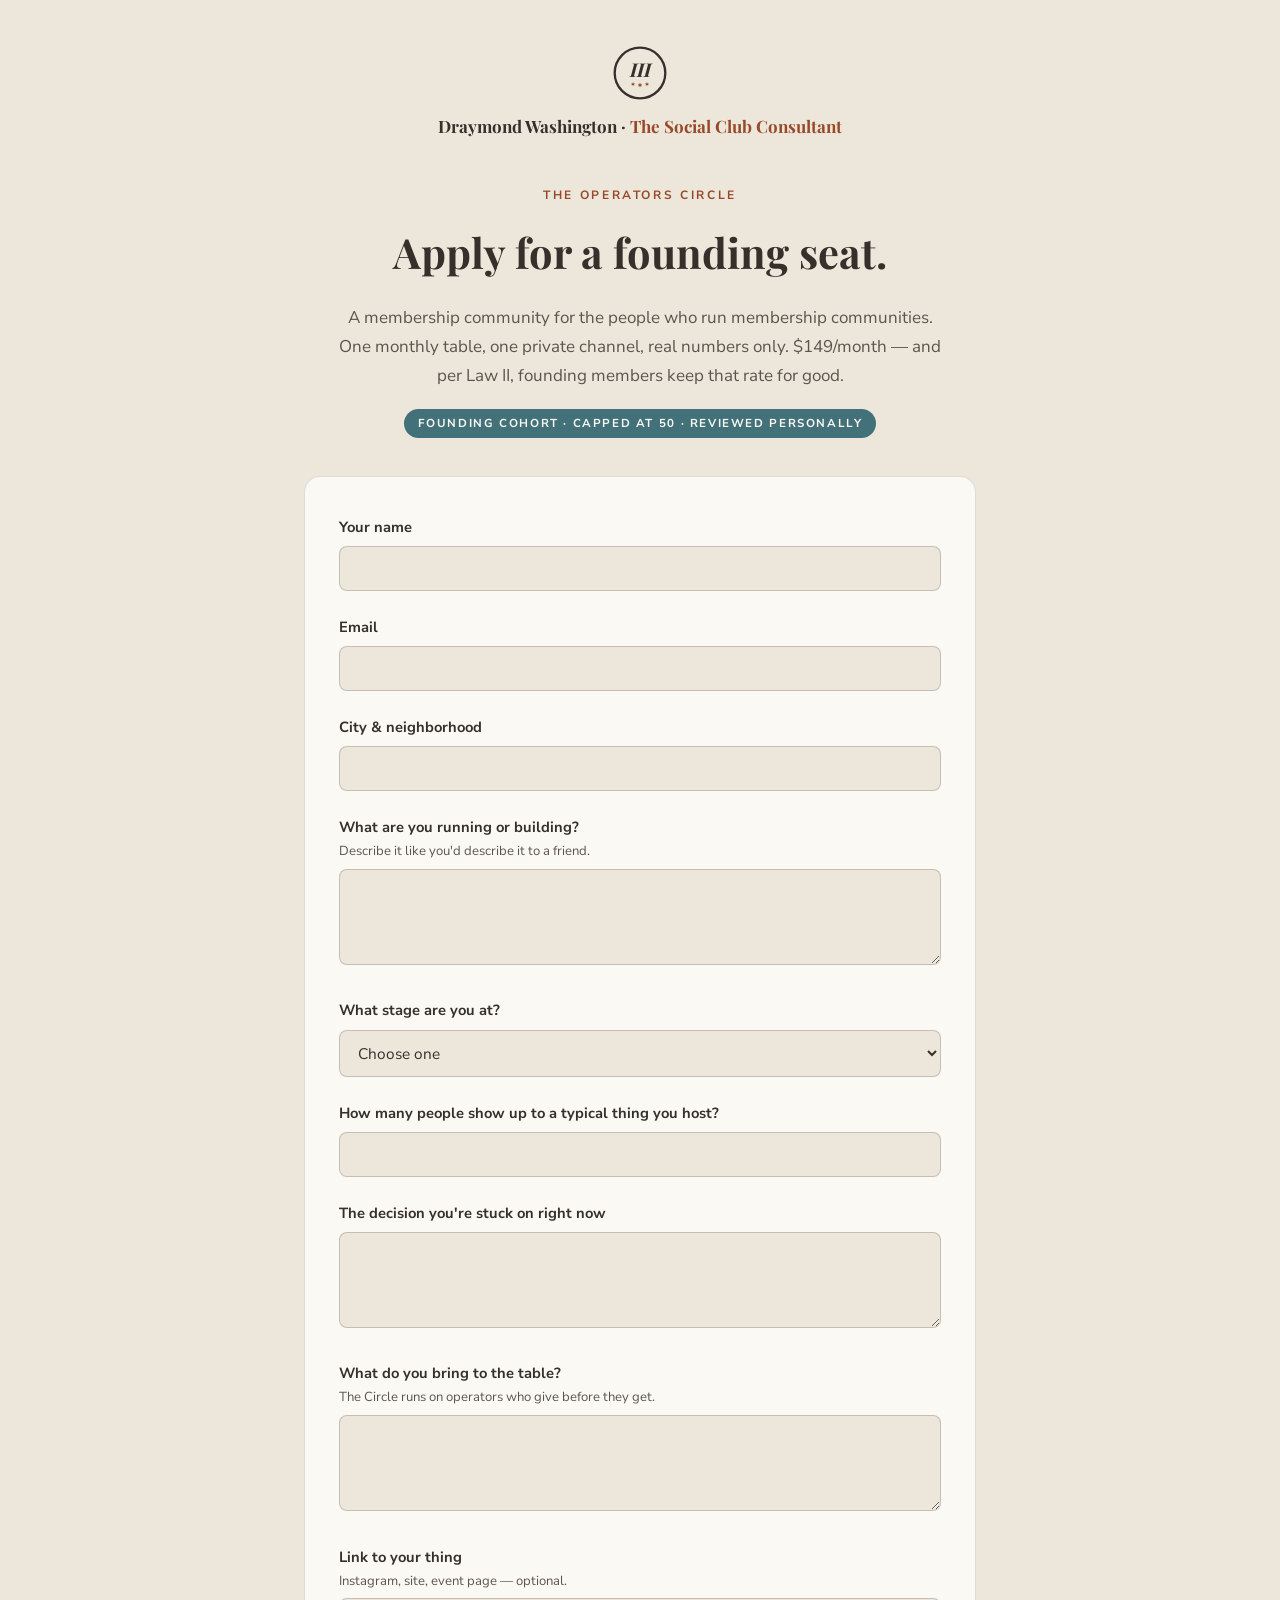
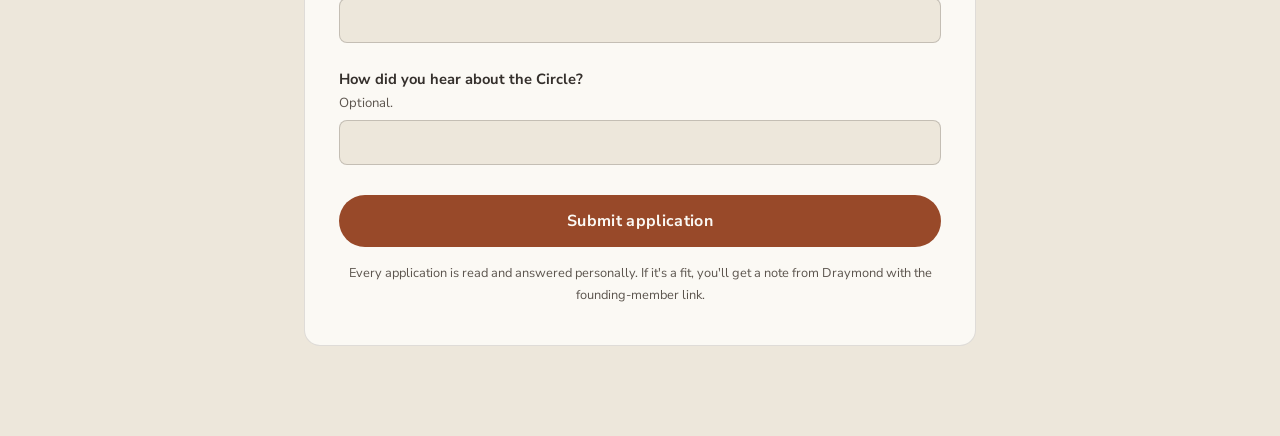
<file: apply (1).html>
<!DOCTYPE html>
<html lang="en">
<head>
<meta charset="UTF-8">
<meta name="viewport" content="width=device-width, initial-scale=1.0">
<title>Apply — The Operators Circle</title>
<meta name="description" content="Apply for the founding cohort of the Operators Circle — a membership community for the people who run membership communities. Capped at 50 operators.">
<link rel="icon" href="data:image/svg+xml,%3Csvg xmlns='http://www.w3.org/2000/svg' viewBox='0 0 64 64'%3E%3Ccircle cx='32' cy='32' r='30' fill='%2335302C'/%3E%3Ccircle cx='32' cy='32' r='26' fill='none' stroke='%23A19D7F' stroke-width='2'/%3E%3Ctext x='32' y='36' text-anchor='middle' font-family='Georgia,serif' font-style='italic' font-weight='bold' font-size='20' fill='%23EDE7DB'%3EIII%3C/text%3E%3Ccircle cx='22' cy='46' r='2.5' fill='%23C98A5B'/%3E%3Ccircle cx='32' cy='47.5' r='3' fill='%23C98A5B'/%3E%3Ccircle cx='42' cy='46' r='2.5' fill='%23C98A5B'/%3E%3C/svg%3E">
<link rel="preconnect" href="https://fonts.googleapis.com">
<link rel="preconnect" href="https://fonts.gstatic.com" crossorigin>
<link href="https://fonts.googleapis.com/css2?family=Playfair+Display:ital,wght@0,400;0,600;0,700;1,400&family=Nunito+Sans:ital,wght@0,400;0,600;0,700;1,400&display=swap" rel="stylesheet">
<style>
  :root {
    --paper: #EDE7DB; --ink: #35302C; --ink-soft: #5C554E; --ocean: #427179;
    --gold: #6B582A; --autumn: #984929; --clay: #A19D7F; --white: #FBF9F4;
    --serif: 'Playfair Display', Georgia, serif;
    --sans: 'Nunito Sans', 'Avenir Next', 'Segoe UI', sans-serif;
  }
  * { margin: 0; padding: 0; box-sizing: border-box; }
  body { font-family: var(--sans); background: var(--paper); color: var(--ink); line-height: 1.7; font-size: 17px; }
  .wrap { max-width: 720px; margin: 0 auto; padding: 0 24px 90px; }
  header { padding: 46px 0 10px; text-align: center; }
  header a { text-decoration: none; color: var(--ink); display: inline-flex; flex-direction: column; align-items: center; gap: 12px; }
  .kicker { font-size: .75rem; text-transform: uppercase; letter-spacing: .22em; font-weight: 700; color: var(--autumn); margin: 34px 0 12px; text-align: center; }
  h1 { font-family: var(--serif); font-size: clamp(1.9rem, 5vw, 2.6rem); text-align: center; margin-bottom: 16px; }
  .lede { color: var(--ink-soft); text-align: center; max-width: 36em; margin: 0 auto 12px; }
  .chip { display: block; width: fit-content; margin: 18px auto 0; background: var(--ocean); color: var(--white); border-radius: 999px; font-size: .72rem; font-weight: 700; text-transform: uppercase; letter-spacing: .14em; padding: 5px 14px; }
  form { background: var(--white); border: 1px solid rgba(53,48,44,.14); border-radius: 16px; padding: 38px 34px; margin-top: 38px; }
  label { display: block; font-weight: 700; font-size: .92rem; margin: 24px 0 6px; }
  label:first-of-type { margin-top: 0; }
  label small { display: block; font-weight: 400; color: var(--ink-soft); font-size: .82rem; }
  input, select, textarea {
    width: 100%; font-family: var(--sans); font-size: .96rem; color: var(--ink);
    background: var(--paper); border: 1px solid rgba(53,48,44,.22); border-radius: 8px;
    padding: 11px 14px; outline: none;
  }
  input:focus, select:focus, textarea:focus { border-color: var(--ocean); box-shadow: 0 0 0 3px rgba(66,113,121,.15); }
  textarea { min-height: 96px; resize: vertical; }
  button {
    margin-top: 30px; width: 100%; font-family: var(--sans); font-weight: 700; font-size: 1rem;
    background: var(--autumn); color: var(--white); border: none; border-radius: 999px;
    padding: 15px 26px; cursor: pointer; letter-spacing: .02em;
  }
  button:hover { background: var(--gold); }
  .fine { font-size: .8rem; color: var(--ink-soft); text-align: center; margin-top: 16px; }
  .thanks { display: none; background: var(--white); border: 1px solid rgba(53,48,44,.14); border-radius: 16px; padding: 46px 38px; margin-top: 38px; text-align: center; }
  .thanks h2 { font-family: var(--serif); font-size: 1.6rem; margin-bottom: 12px; }
  .thanks p { color: var(--ink-soft); }
  body.sent form, body.sent .kicker, body.sent h1, body.sent .lede, body.sent .chip { display: none; }
  body.sent .thanks { display: block; }
</style>
</head>
<body>

<header>
  <a href="/">
    <svg width="54" height="54" viewBox="0 0 512 512" xmlns="http://www.w3.org/2000/svg" aria-hidden="true">
      <circle cx="256" cy="256" r="240" fill="none" stroke="#35302C" stroke-width="22"/>
      <text x="256" y="296" text-anchor="middle" font-family="Playfair Display, Georgia, serif" font-style="italic" font-weight="700" font-size="180" fill="#35302C">III</text>
      <g fill="#984929">
        <polygon transform="translate(190,362) scale(1.5)" points="0,-15 2.75,-4.76 12.99,-7.5 5.5,0 12.99,7.5 2.75,4.76 0,15 -2.75,4.76 -12.99,7.5 -5.5,0 -12.99,-7.5 -2.75,-4.76"/>
        <polygon transform="translate(256,370) scale(1.75)" points="0,-15 2.75,-4.76 12.99,-7.5 5.5,0 12.99,7.5 2.75,4.76 0,15 -2.75,4.76 -12.99,7.5 -5.5,0 -12.99,-7.5 -2.75,-4.76"/>
        <polygon transform="translate(322,362) scale(1.5)" points="0,-15 2.75,-4.76 12.99,-7.5 5.5,0 12.99,7.5 2.75,4.76 0,15 -2.75,4.76 -12.99,7.5 -5.5,0 -12.99,-7.5 -2.75,-4.76"/>
      </g>
    </svg>
    <span style="font-family:var(--serif); font-weight:700;">Draymond Washington · <span style="color:var(--autumn)">The Social Club Consultant</span></span>
  </a>
</header>

<div class="wrap">
  <div class="kicker">The Operators Circle</div>
  <h1>Apply for a founding seat.</h1>
  <p class="lede">A membership community for the people who run membership communities. One monthly table, one private channel, real numbers only. $149/month — and per Law II, founding members keep that rate for good.</p>
  <span class="chip">Founding cohort · capped at 50 · reviewed personally</span>

  <form action="https://formsubmit.co/draymond@threecitiessocial.com" method="POST">
    <input type="hidden" name="_subject" value="Operators Circle Application">
    <input type="hidden" name="_template" value="table">
    <input type="hidden" name="_captcha" value="false">
    <input type="hidden" name="_next" value="https://thesocialclubconsultant.com/apply.html?sent=1">
    <input type="text" name="_honey" style="display:none">

    <label>Your name</label>
    <input type="text" name="Name" required>

    <label>Email</label>
    <input type="email" name="Email" required>

    <label>City &amp; neighborhood</label>
    <input type="text" name="City" required>

    <label>What are you running or building? <small>Describe it like you'd describe it to a friend.</small></label>
    <textarea name="What they run" required></textarea>

    <label>What stage are you at?</label>
    <select name="Stage" required>
      <option value="" disabled selected>Choose one</option>
      <option>Just an idea</option>
      <option>Running free events or a group</option>
      <option>Charging for events</option>
      <option>Space identified or lease signed</option>
      <option>Club or community already open</option>
    </select>

    <label>How many people show up to a typical thing you host?</label>
    <input type="text" name="Typical turnout" required>

    <label>The decision you're stuck on right now</label>
    <textarea name="Stuck on" required></textarea>

    <label>What do you bring to the table? <small>The Circle runs on operators who give before they get.</small></label>
    <textarea name="Brings to table" required></textarea>

    <label>Link to your thing <small>Instagram, site, event page — optional.</small></label>
    <input type="text" name="Link">

    <label>How did you hear about the Circle? <small>Optional.</small></label>
    <input type="text" name="Referral">

    <button type="submit">Submit application</button>
    <p class="fine">Every application is read and answered personally. If it's a fit, you'll get a note from Draymond with the founding-member link.</p>
  </form>

  <div class="thanks">
    <h2>Application received.</h2>
    <p>It goes straight to Draymond — every application is read and answered personally, usually within a few days. If the Circle is a fit, your founding-member invite will come by email.</p>
    <p style="margin-top:16px"><a href="/" style="color:var(--autumn); font-weight:700;">← Back to the playbook</a></p>
  </div>
</div>

<script>
  if (new URLSearchParams(location.search).get('sent') === '1') document.body.classList.add('sent');
</script>
<script data-goatcounter="https://thesocialclubconsultant.goatcounter.com/count" async src="https://gc.zgo.at/count.js"></script>

</body>
</html>
</file>
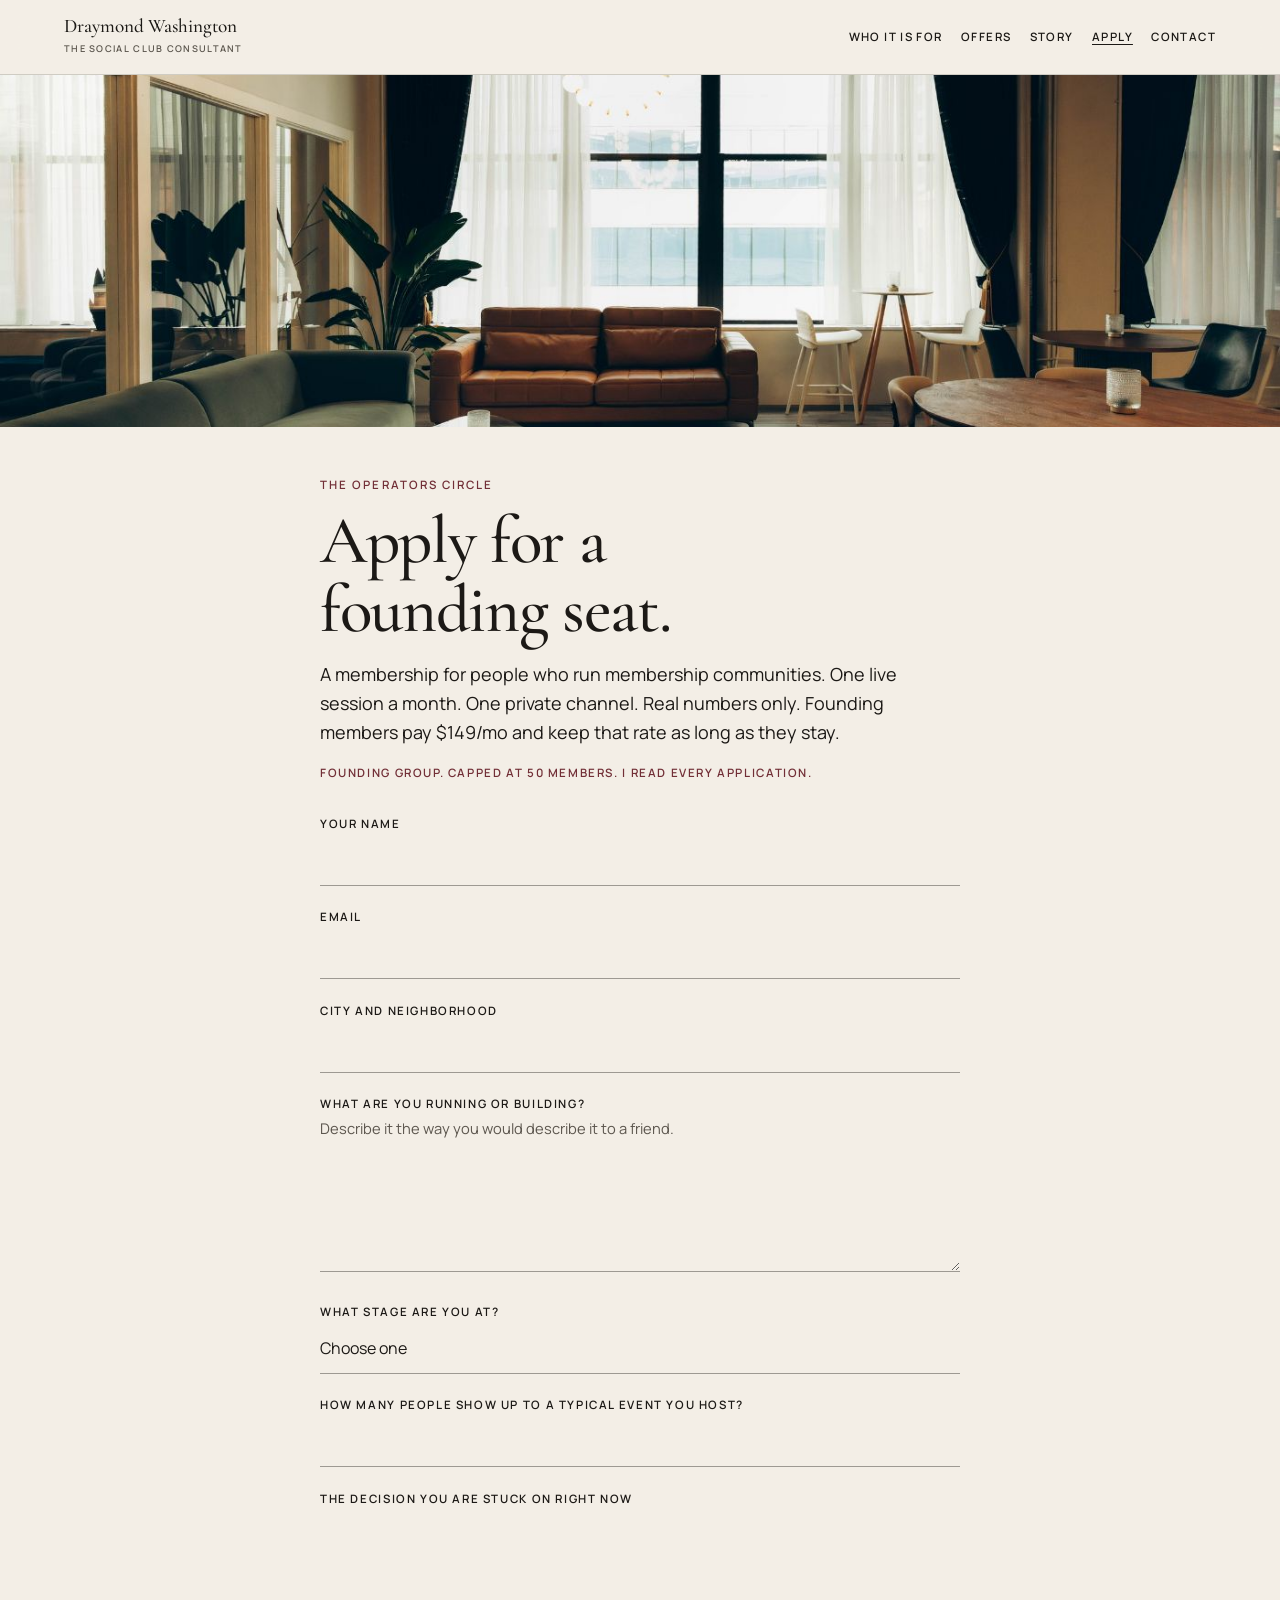
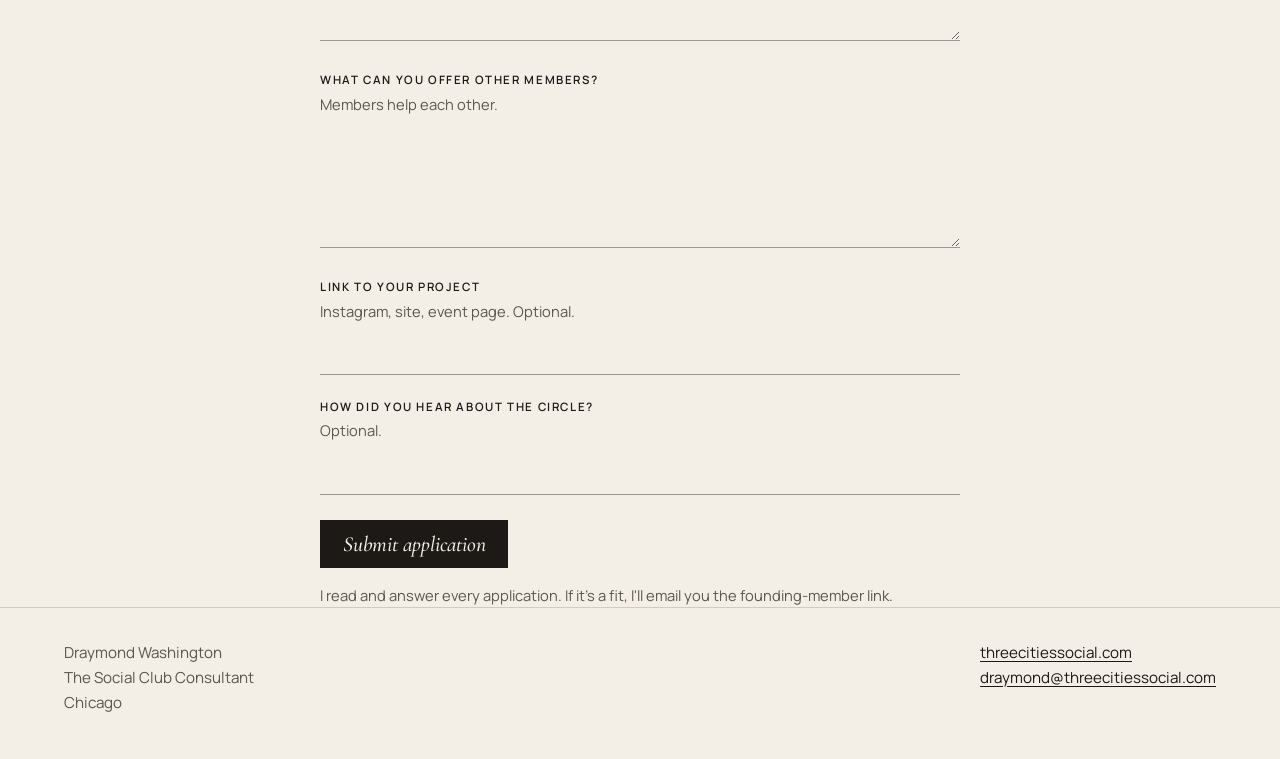
<file: apply.html>
<!DOCTYPE html>
<html lang="en">
<head>
<meta charset="UTF-8">
<meta name="viewport" content="width=device-width, initial-scale=1.0">
<!-- PLACEHOLDER: draft v1, final copy expected about Nov 18. -->
<title>Apply for the Operators Circle | The Social Club Consultant</title>
<meta name="description" content="Apply for a founding seat in the Operators Circle. Founding rate $149/mo, capped at 50 members.">
<meta name="theme-color" content="#F3EEE6">
<link rel="canonical" href="https://thesocialclubconsultant.com/apply.html">
<link rel="icon" href="data:image/svg+xml,%3Csvg xmlns='http://www.w3.org/2000/svg' viewBox='0 0 64 64'%3E%3Crect width='64' height='64' fill='%231C1916'/%3E%3Ctext x='32' y='40' text-anchor='middle' font-family='Georgia,serif' font-size='22' fill='%23F3EEE6'%3EIII%3C/text%3E%3C/svg%3E">
<meta property="og:type" content="website">
<meta property="og:locale" content="en_US">
<meta property="og:url" content="https://thesocialclubconsultant.com/apply.html">
<meta property="og:site_name" content="The Social Club Consultant">
<meta property="og:title" content="Apply for the Operators Circle | Draymond Washington">
<meta property="og:description" content="A founding seat in the Operators Circle. Founding rate $149/mo, capped at 50 members. Or start with a Blueprint Call.">
<meta property="og:image" content="https://thesocialclubconsultant.com/share-card.png">
<meta property="og:image:type" content="image/png">
<meta property="og:image:width" content="1200">
<meta property="og:image:height" content="627">
<meta property="og:image:alt" content="Draymond Washington smiling, seated in front of a red paneled wall, with the title The Social Club Consultant.">
<meta name="twitter:card" content="summary_large_image">
<meta name="twitter:title" content="Apply for the Operators Circle | Draymond Washington">
<meta name="twitter:description" content="A founding seat in the Operators Circle. Founding rate $149/mo, capped at 50 members. Or start with a Blueprint Call.">
<meta name="twitter:image" content="https://thesocialclubconsultant.com/share-card.png">
<meta name="twitter:image:alt" content="Draymond Washington smiling, seated in front of a red paneled wall, with the title The Social Club Consultant.">
<link rel="preconnect" href="https://fonts.googleapis.com">
<link rel="preconnect" href="https://fonts.gstatic.com" crossorigin>
<link href="https://fonts.googleapis.com/css2?family=Cormorant+Garamond:ital,wght@0,500;0,600;1,500;1,600&family=Manrope:wght@400;500;600&display=swap" rel="stylesheet">
<link rel="stylesheet" href="styles.css">
<script>
if (new URLSearchParams(location.search).get("sent") === "1") {
  document.documentElement.classList.add("sent");
}
</script>
</head>
<body>
<a class="skip" href="#main">Skip to content</a>
<header class="site-header">
  <div class="nav-inner">
    <a class="brand" href="/">
      <span class="brand-name">Draymond Washington</span>
      <span class="brand-role">The Social Club Consultant</span>
    </a>
    <details class="nav-details">
      <summary class="nav-toggle">
        <span class="sum-closed">Menu</span>
        <span class="sum-open">Close</span>
      </summary>
      <nav class="nav-links" id="site-nav" aria-label="Primary">
        <a href="/#for">Who it is for</a>
        <a href="/#offers">Offers</a>
        <a href="/#story">Story</a>
        <a href="/apply.html" aria-current="page">Apply</a>
        <a href="/#contact">Contact</a>
      </nav>
    </details>
  </div>
</header>

<main id="main">
  <figure class="page-photo page-lounge">
    <img src="lounge.jpg" width="1400" height="933" alt="Daylit lounge at Three Cities Social, with a leather sofa, sheer curtains, and a globe light" decoding="async">
  </figure>
  <div class="wrap-narrow">
    <!-- PLACEHOLDER: draft v1, final copy expected about Nov 18. -->
    <div class="intro-only page-intro">
      <p class="kicker">The Operators Circle</p>
      <h1>Apply for a founding seat.</h1>
      <p class="lede">A membership for people who run membership communities. One live session a month. One private channel. Real numbers only. Founding members pay $149/mo and keep that rate as long as they stay.</p>
      <p class="chip">Founding group. Capped at 50 members. I read every application.</p>
    </div>

    <form class="form-block stack-form" action="https://formsubmit.co/draymond@threecitiessocial.com" method="POST">
      <input type="hidden" name="_subject" value="Operators Circle Application">
      <input type="hidden" name="_template" value="table">
      <input type="hidden" name="_captcha" value="false">
      <input type="hidden" name="_next" value="https://thesocialclubconsultant.com/apply.html?sent=1">
      <input class="hp" type="text" name="_honey" tabindex="-1" autocomplete="off" aria-hidden="true">

      <label for="name">Your name</label>
      <input id="name" type="text" name="Name" autocomplete="name" required>

      <label for="email">Email</label>
      <input id="email" type="email" name="Email" autocomplete="email" required>

      <label for="city">City and neighborhood</label>
      <input id="city" type="text" name="City" autocomplete="address-level2" required>

      <label for="running">What are you running or building? <span class="hint">Describe it the way you would describe it to a friend.</span></label>
      <textarea id="running" name="What they run" required></textarea>

      <label for="stage">What stage are you at?</label>
      <select id="stage" name="Stage" required>
        <option value="" disabled selected>Choose one</option>
        <option>Just an idea</option>
        <option>Running free events or a group</option>
        <option>Charging for events</option>
        <option>Space identified or lease signed</option>
        <option>Club or community already open</option>
      </select>

      <label for="turnout">How many people show up to a typical event you host?</label>
      <input id="turnout" type="text" name="Typical turnout" required>

      <label for="stuck">The decision you are stuck on right now</label>
      <textarea id="stuck" name="Stuck on" required></textarea>

      <label for="brings">What can you offer other members? <span class="hint">Members help each other.</span></label>
      <textarea id="brings" name="Brings to table" required></textarea>

      <label for="link">Link to your project <span class="hint">Instagram, site, event page. Optional.</span></label>
      <input id="link" type="text" name="Link" autocomplete="url">

      <label for="referral">How did you hear about the Circle? <span class="hint">Optional.</span></label>
      <input id="referral" type="text" name="Referral">

      <button class="button" type="submit">Submit application</button>
      <p class="fine">I read and answer every application. If it's a fit, I'll email you the founding-member link.</p>
    </form>

    <div class="thanks" role="status">
      <h1 tabindex="-1">Application received.</h1>
      <p>It comes straight to me. I read and answer every application, usually within a few days. If the Circle is a fit, I'll email your founding-member invite.</p>
      <p><a href="/">Back to the site</a></p>
    </div>
  </div>
</main>

<footer class="site-footer">
  <div class="wrap foot">
    <p>Draymond Washington<br>The Social Club Consultant<br>Chicago</p>
    <p><a href="https://threecitiessocial.com">threecitiessocial.com</a><br><a href="mailto:draymond@threecitiessocial.com">draymond@threecitiessocial.com</a></p>
  </div>
</footer>
<script src="main.js" defer></script>
<script data-goatcounter="https://thesocialclubconsultant.goatcounter.com/count" async src="https://gc.zgo.at/count.js"></script>
</body>
</html>
</file>
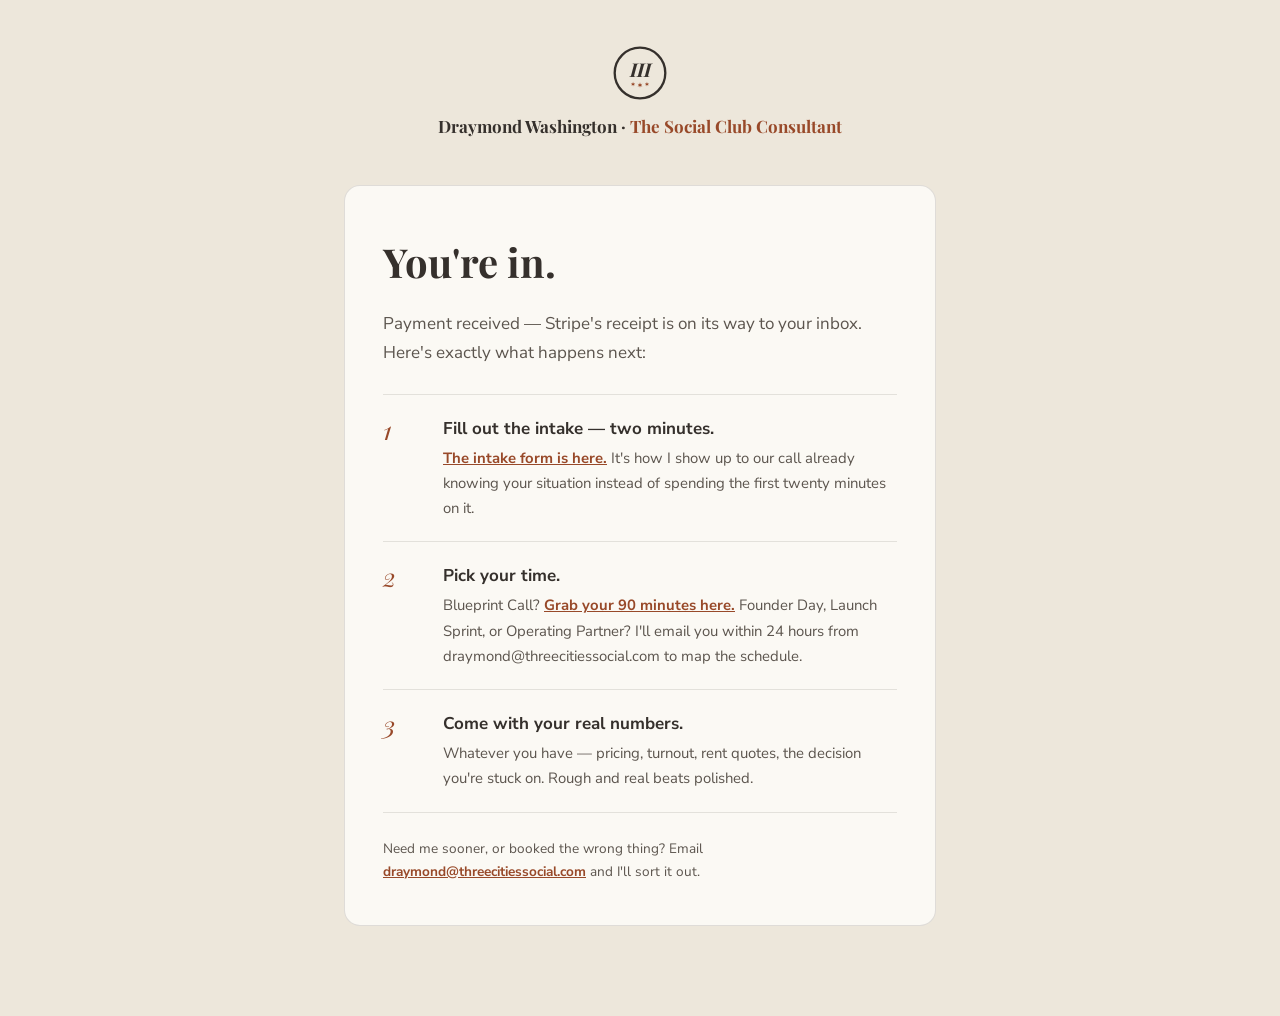
<file: booked (2).html>
<!DOCTYPE html>
<html lang="en">
<head>
<meta charset="UTF-8">
<meta name="viewport" content="width=device-width, initial-scale=1.0">
<title>You're booked — The Social Club Consultant</title>
<meta name="robots" content="noindex">
<link rel="icon" href="data:image/svg+xml,%3Csvg xmlns='http://www.w3.org/2000/svg' viewBox='0 0 64 64'%3E%3Ccircle cx='32' cy='32' r='30' fill='%2335302C'/%3E%3Ccircle cx='32' cy='32' r='26' fill='none' stroke='%23A19D7F' stroke-width='2'/%3E%3Ctext x='32' y='36' text-anchor='middle' font-family='Georgia,serif' font-style='italic' font-weight='bold' font-size='20' fill='%23EDE7DB'%3EIII%3C/text%3E%3Ccircle cx='22' cy='46' r='2.5' fill='%23C98A5B'/%3E%3Ccircle cx='32' cy='47.5' r='3' fill='%23C98A5B'/%3E%3Ccircle cx='42' cy='46' r='2.5' fill='%23C98A5B'/%3E%3C/svg%3E">
<link rel="preconnect" href="https://fonts.googleapis.com">
<link rel="preconnect" href="https://fonts.gstatic.com" crossorigin>
<link href="https://fonts.googleapis.com/css2?family=Playfair+Display:ital,wght@0,400;0,600;0,700;1,400&family=Nunito+Sans:ital,wght@0,400;0,600;0,700;1,400&display=swap" rel="stylesheet">
<style>
  :root {
    --paper: #EDE7DB; --ink: #35302C; --ink-soft: #5C554E; --ocean: #427179;
    --gold: #6B582A; --autumn: #984929; --clay: #A19D7F; --white: #FBF9F4;
    --serif: 'Playfair Display', Georgia, serif;
    --sans: 'Nunito Sans', 'Avenir Next', 'Segoe UI', sans-serif;
  }
  * { margin: 0; padding: 0; box-sizing: border-box; }
  body { font-family: var(--sans); background: var(--paper); color: var(--ink); line-height: 1.7; font-size: 17px; }
  .wrap { max-width: 640px; margin: 0 auto; padding: 0 24px 90px; }
  header { padding: 46px 0 10px; text-align: center; }
  header a { text-decoration: none; color: var(--ink); display: inline-flex; flex-direction: column; align-items: center; gap: 12px; }
  .card { background: var(--white); border: 1px solid rgba(53,48,44,.14); border-radius: 16px; padding: 42px 38px; margin-top: 34px; }
  h1 { font-family: var(--serif); font-size: clamp(1.9rem, 5vw, 2.5rem); margin-bottom: 14px; }
  .lede { color: var(--ink-soft); margin-bottom: 26px; }
  .steps { border-top: 1px solid rgba(53,48,44,.12); }
  .step { display: grid; grid-template-columns: 44px 1fr; gap: 16px; padding: 20px 0; border-bottom: 1px solid rgba(53,48,44,.12); }
  .step .n { font-family: var(--serif); font-style: italic; font-size: 1.6rem; color: var(--autumn); line-height: 1.1; }
  .step b { display: block; margin-bottom: 2px; }
  .step p { font-size: .93rem; color: var(--ink-soft); }
  .fine { font-size: .85rem; color: var(--ink-soft); margin-top: 24px; }
  .fine a { color: var(--autumn); font-weight: 700; }
</style>
</head>
<body>

<header>
  <a href="/">
    <svg width="54" height="54" viewBox="0 0 512 512" xmlns="http://www.w3.org/2000/svg" aria-hidden="true">
      <circle cx="256" cy="256" r="240" fill="none" stroke="#35302C" stroke-width="22"/>
      <text x="256" y="296" text-anchor="middle" font-family="Playfair Display, Georgia, serif" font-style="italic" font-weight="700" font-size="180" fill="#35302C">III</text>
      <g fill="#984929">
        <polygon transform="translate(190,362) scale(1.5)" points="0,-15 2.75,-4.76 12.99,-7.5 5.5,0 12.99,7.5 2.75,4.76 0,15 -2.75,4.76 -12.99,7.5 -5.5,0 -12.99,-7.5 -2.75,-4.76"/>
        <polygon transform="translate(256,370) scale(1.75)" points="0,-15 2.75,-4.76 12.99,-7.5 5.5,0 12.99,7.5 2.75,4.76 0,15 -2.75,4.76 -12.99,7.5 -5.5,0 -12.99,-7.5 -2.75,-4.76"/>
        <polygon transform="translate(322,362) scale(1.5)" points="0,-15 2.75,-4.76 12.99,-7.5 5.5,0 12.99,7.5 2.75,4.76 0,15 -2.75,4.76 -12.99,7.5 -5.5,0 -12.99,-7.5 -2.75,-4.76"/>
      </g>
    </svg>
    <span style="font-family:var(--serif); font-weight:700;">Draymond Washington · <span style="color:var(--autumn)">The Social Club Consultant</span></span>
  </a>
</header>

<div class="wrap">
  <div class="card">
    <h1>You're in.</h1>
    <p class="lede">Payment received — Stripe's receipt is on its way to your inbox. Here's exactly what happens next:</p>
    <div class="steps">
      <div class="step"><div class="n">1</div><div>
        <b>Fill out the intake — two minutes.</b>
        <p><a href="intake.html" style="color:var(--autumn); font-weight:700;">The intake form is here.</a> It's how I show up to our call already knowing your situation instead of spending the first twenty minutes on it.</p>
      </div></div>
      <div class="step"><div class="n">2</div><div>
        <b>Pick your time.</b>
        <p>Blueprint Call? <a href="https://calendly.com/draymondwashington/blueprint-call-draymond-washington" style="color:var(--autumn); font-weight:700;">Grab your 90 minutes here.</a> Founder Day, Launch Sprint, or Operating Partner? I'll email you within 24 hours from draymond@threecitiessocial.com to map the schedule.</p>
      </div></div>
      <div class="step"><div class="n">3</div><div>
        <b>Come with your real numbers.</b>
        <p>Whatever you have — pricing, turnout, rent quotes, the decision you're stuck on. Rough and real beats polished.</p>
      </div></div>
    </div>
    <p class="fine">Need me sooner, or booked the wrong thing? Email <a href="mailto:draymond@threecitiessocial.com">draymond@threecitiessocial.com</a> and I'll sort it out.</p>
  </div>
</div>

<script data-goatcounter="https://thesocialclubconsultant.goatcounter.com/count" async src="https://gc.zgo.at/count.js"></script>
</body>
</html>
</file>
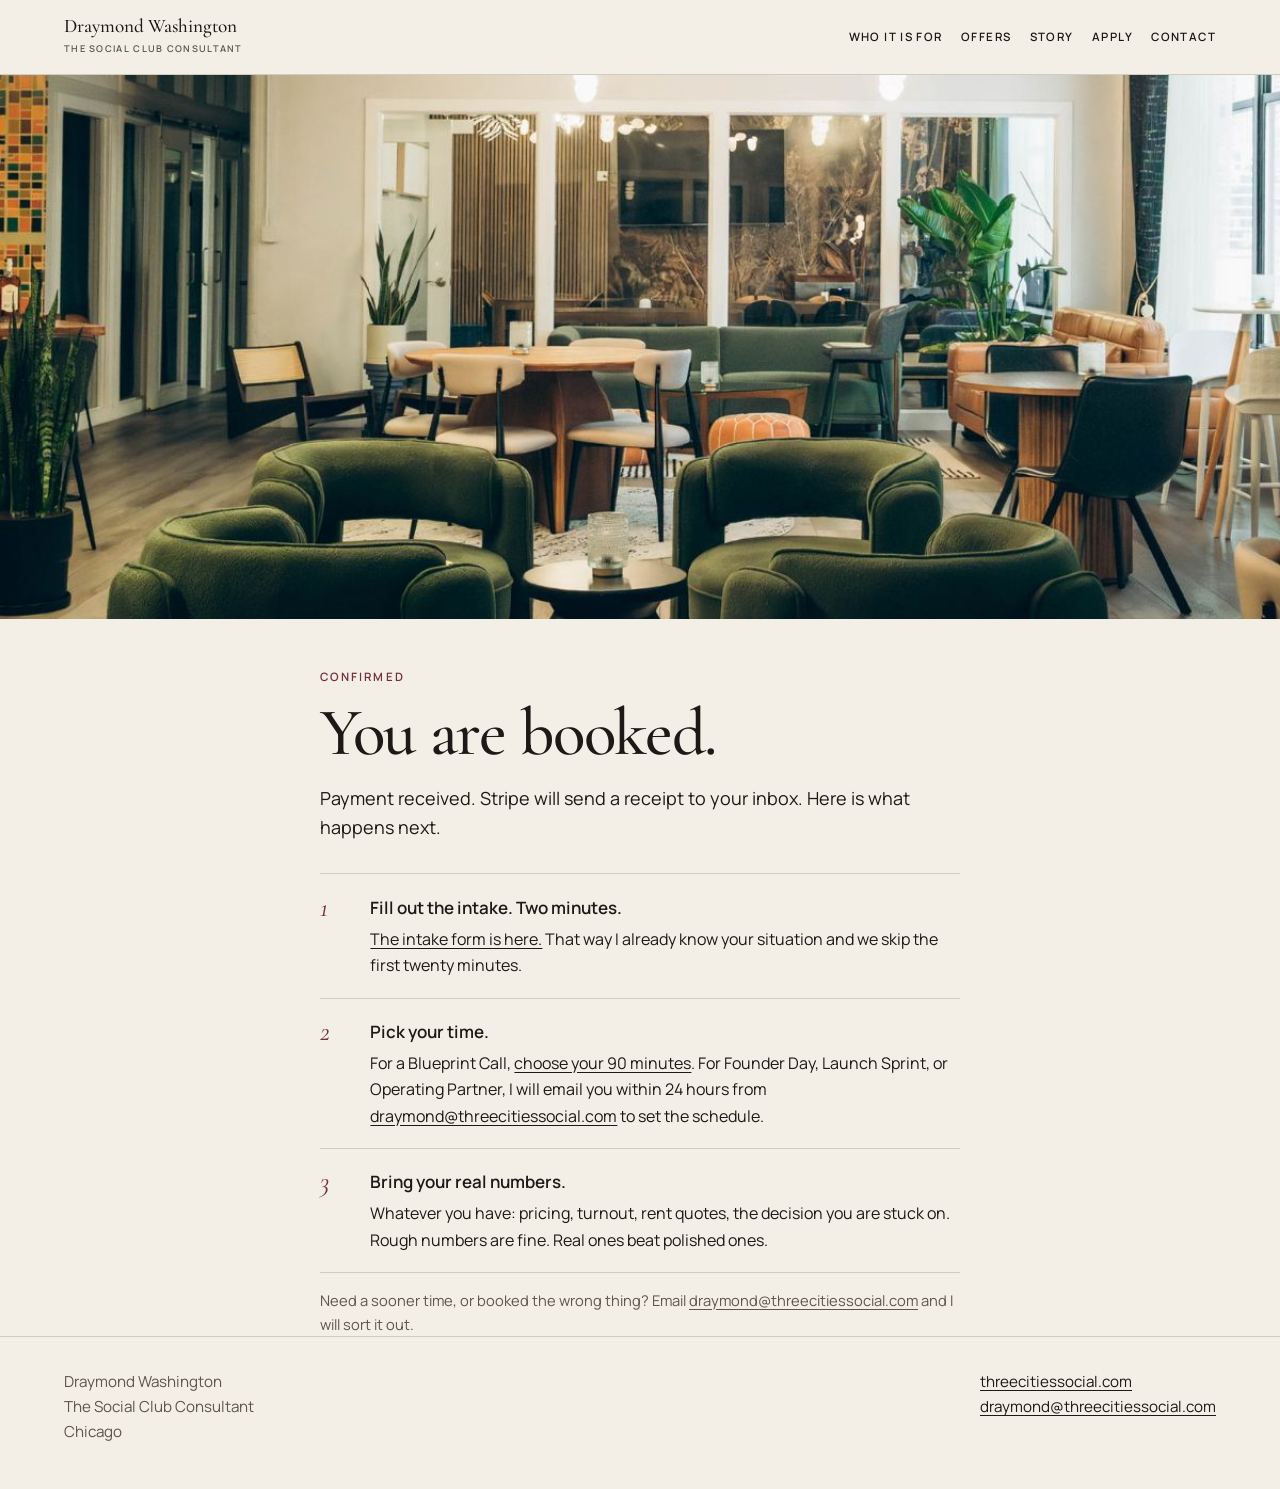
<file: booked.html>
<!DOCTYPE html>
<html lang="en">
<head>
<meta charset="UTF-8">
<meta name="viewport" content="width=device-width, initial-scale=1.0">
<!-- PLACEHOLDER: draft v1, final copy expected about Nov 18. -->
<title>You are booked | The Social Club Consultant</title>
<meta name="description" content="Payment received. Intake, scheduling, and what to bring to a session with Draymond Washington.">
<meta name="robots" content="noindex">
<meta property="og:type" content="website">
<meta property="og:locale" content="en_US">
<meta property="og:url" content="https://thesocialclubconsultant.com/booked.html">
<meta property="og:site_name" content="The Social Club Consultant">
<meta property="og:title" content="You are booked | The Social Club Consultant">
<meta property="og:description" content="Payment received. Intake, scheduling, and what to bring to a session with Draymond Washington.">
<meta property="og:image" content="https://thesocialclubconsultant.com/share-card.png">
<meta property="og:image:type" content="image/png">
<meta property="og:image:width" content="1200">
<meta property="og:image:height" content="627">
<meta property="og:image:alt" content="Draymond Washington smiling, seated in front of a red paneled wall, with the title The Social Club Consultant.">
<meta name="twitter:card" content="summary_large_image">
<meta name="twitter:title" content="You are booked | The Social Club Consultant">
<meta name="twitter:description" content="Payment received. Intake, scheduling, and what to bring to a session with Draymond Washington.">
<meta name="twitter:image" content="https://thesocialclubconsultant.com/share-card.png">
<meta name="twitter:image:alt" content="Draymond Washington smiling, seated in front of a red paneled wall, with the title The Social Club Consultant.">
<meta name="theme-color" content="#F3EEE6">
<link rel="icon" href="data:image/svg+xml,%3Csvg xmlns='http://www.w3.org/2000/svg' viewBox='0 0 64 64'%3E%3Crect width='64' height='64' fill='%231C1916'/%3E%3Ctext x='32' y='40' text-anchor='middle' font-family='Georgia,serif' font-size='22' fill='%23F3EEE6'%3EIII%3C/text%3E%3C/svg%3E">
<link rel="preconnect" href="https://fonts.googleapis.com">
<link rel="preconnect" href="https://fonts.gstatic.com" crossorigin>
<link href="https://fonts.googleapis.com/css2?family=Cormorant+Garamond:ital,wght@0,500;0,600;1,500;1,600&family=Manrope:wght@400;500;600&display=swap" rel="stylesheet">
<link rel="stylesheet" href="styles.css">
</head>
<body>
<a class="skip" href="#main">Skip to content</a>
<header class="site-header">
  <div class="nav-inner">
    <a class="brand" href="/">
      <span class="brand-name">Draymond Washington</span>
      <span class="brand-role">The Social Club Consultant</span>
    </a>
    <details class="nav-details">
      <summary class="nav-toggle">
        <span class="sum-closed">Menu</span>
        <span class="sum-open">Close</span>
      </summary>
      <nav class="nav-links" id="site-nav" aria-label="Primary">
        <a href="/#for">Who it is for</a>
        <a href="/#offers">Offers</a>
        <a href="/#story">Story</a>
        <a href="/apply.html">Apply</a>
        <a href="/#contact">Contact</a>
      </nav>
    </details>
  </div>
</header>

<main id="main">
  <figure class="page-photo page-room">
    <img src="clubroom.jpg" width="1200" height="1800" alt="Green armchairs arranged in a circle under ring lights at Three Cities Social" decoding="async">
  </figure>
  <div class="wrap-narrow page-intro">
    <!-- PLACEHOLDER: draft v1, final copy expected about Nov 18. -->
    <p class="kicker">Confirmed</p>
    <h1>You are booked.</h1>
    <p class="lede">Payment received. Stripe will send a receipt to your inbox. Here is what happens next.</p>
    <div class="steps">
      <div class="step">
        <div class="n">1</div>
        <div>
          <b>Fill out the intake. Two minutes.</b>
          <p><a href="intake.html">The intake form is here.</a> That way I already know your situation and we skip the first twenty minutes.</p>
        </div>
      </div>
      <div class="step">
        <div class="n">2</div>
        <div>
          <b>Pick your time.</b>
          <p>For a Blueprint Call, <a href="https://calendly.com/draymondwashington/blueprint-call-draymond-washington">choose your 90 minutes</a>. For Founder Day, Launch Sprint, or Operating Partner, I will email you within 24 hours from <a href="mailto:draymond@threecitiessocial.com">draymond@threecitiessocial.com</a> to set the schedule.</p>
        </div>
      </div>
      <div class="step">
        <div class="n">3</div>
        <div>
          <b>Bring your real numbers.</b>
          <p>Whatever you have: pricing, turnout, rent quotes, the decision you are stuck on. Rough numbers are fine. Real ones beat polished ones.</p>
        </div>
      </div>
    </div>
    <p class="fine">Need a sooner time, or booked the wrong thing? Email <a href="mailto:draymond@threecitiessocial.com">draymond@threecitiessocial.com</a> and I will sort it out.</p>
  </div>
</main>

<footer class="site-footer">
  <div class="wrap foot">
    <p>Draymond Washington<br>The Social Club Consultant<br>Chicago</p>
    <p><a href="https://threecitiessocial.com">threecitiessocial.com</a><br><a href="mailto:draymond@threecitiessocial.com">draymond@threecitiessocial.com</a></p>
  </div>
</footer>
<script src="main.js" defer></script>
<script data-goatcounter="https://thesocialclubconsultant.goatcounter.com/count" async src="https://gc.zgo.at/count.js"></script>
</body>
</html>
</file>
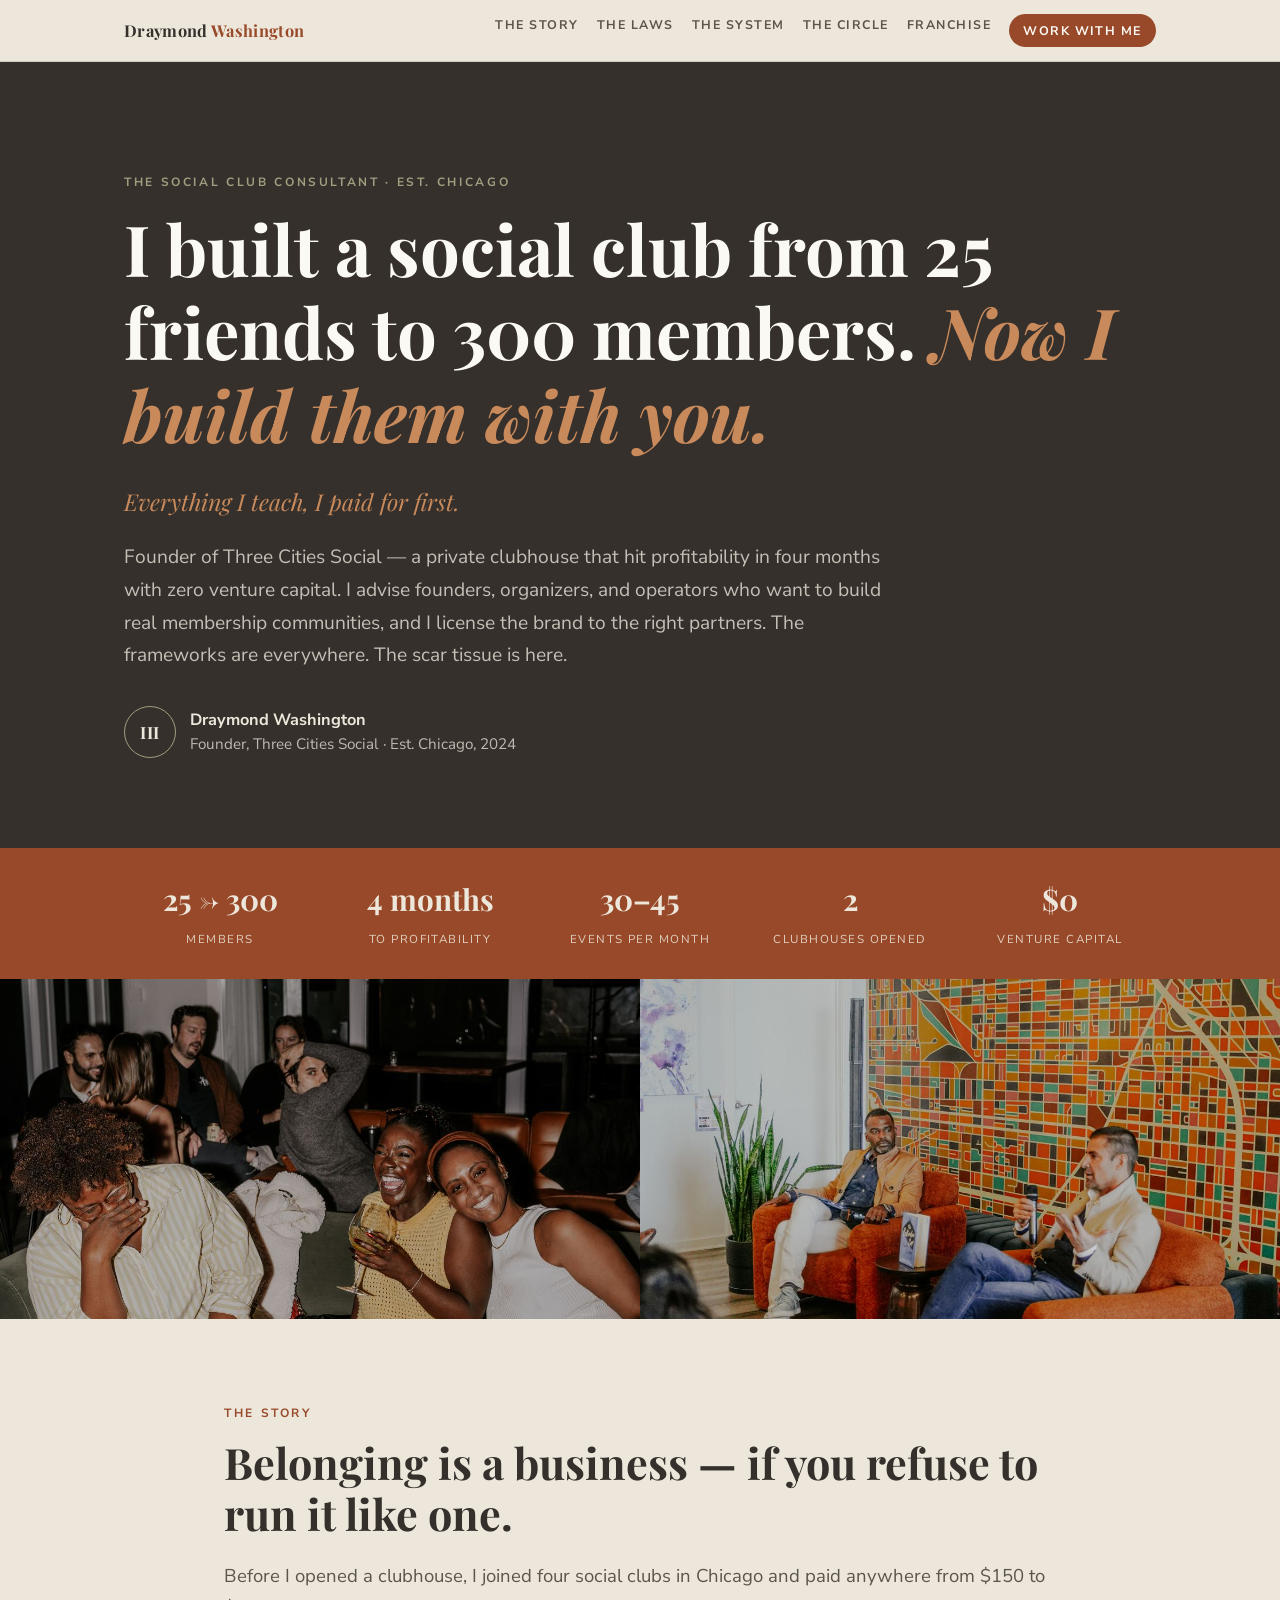
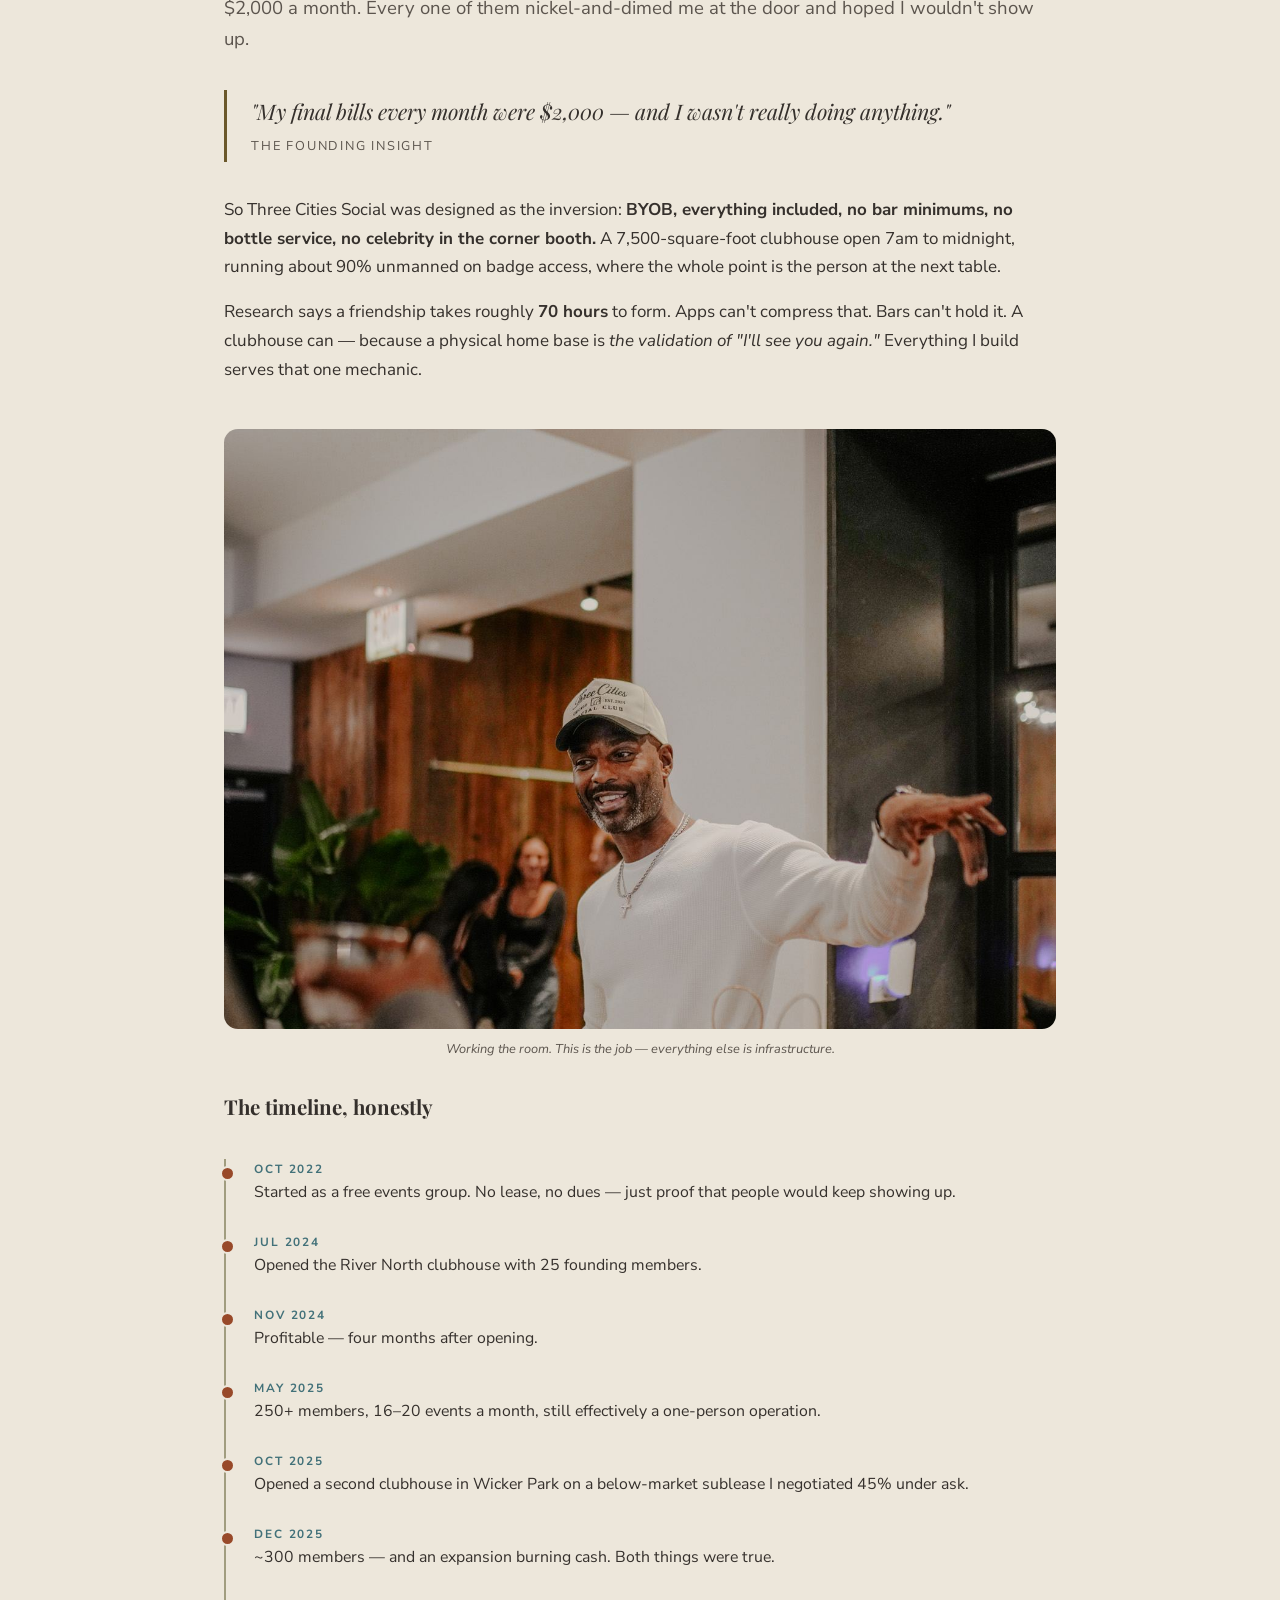
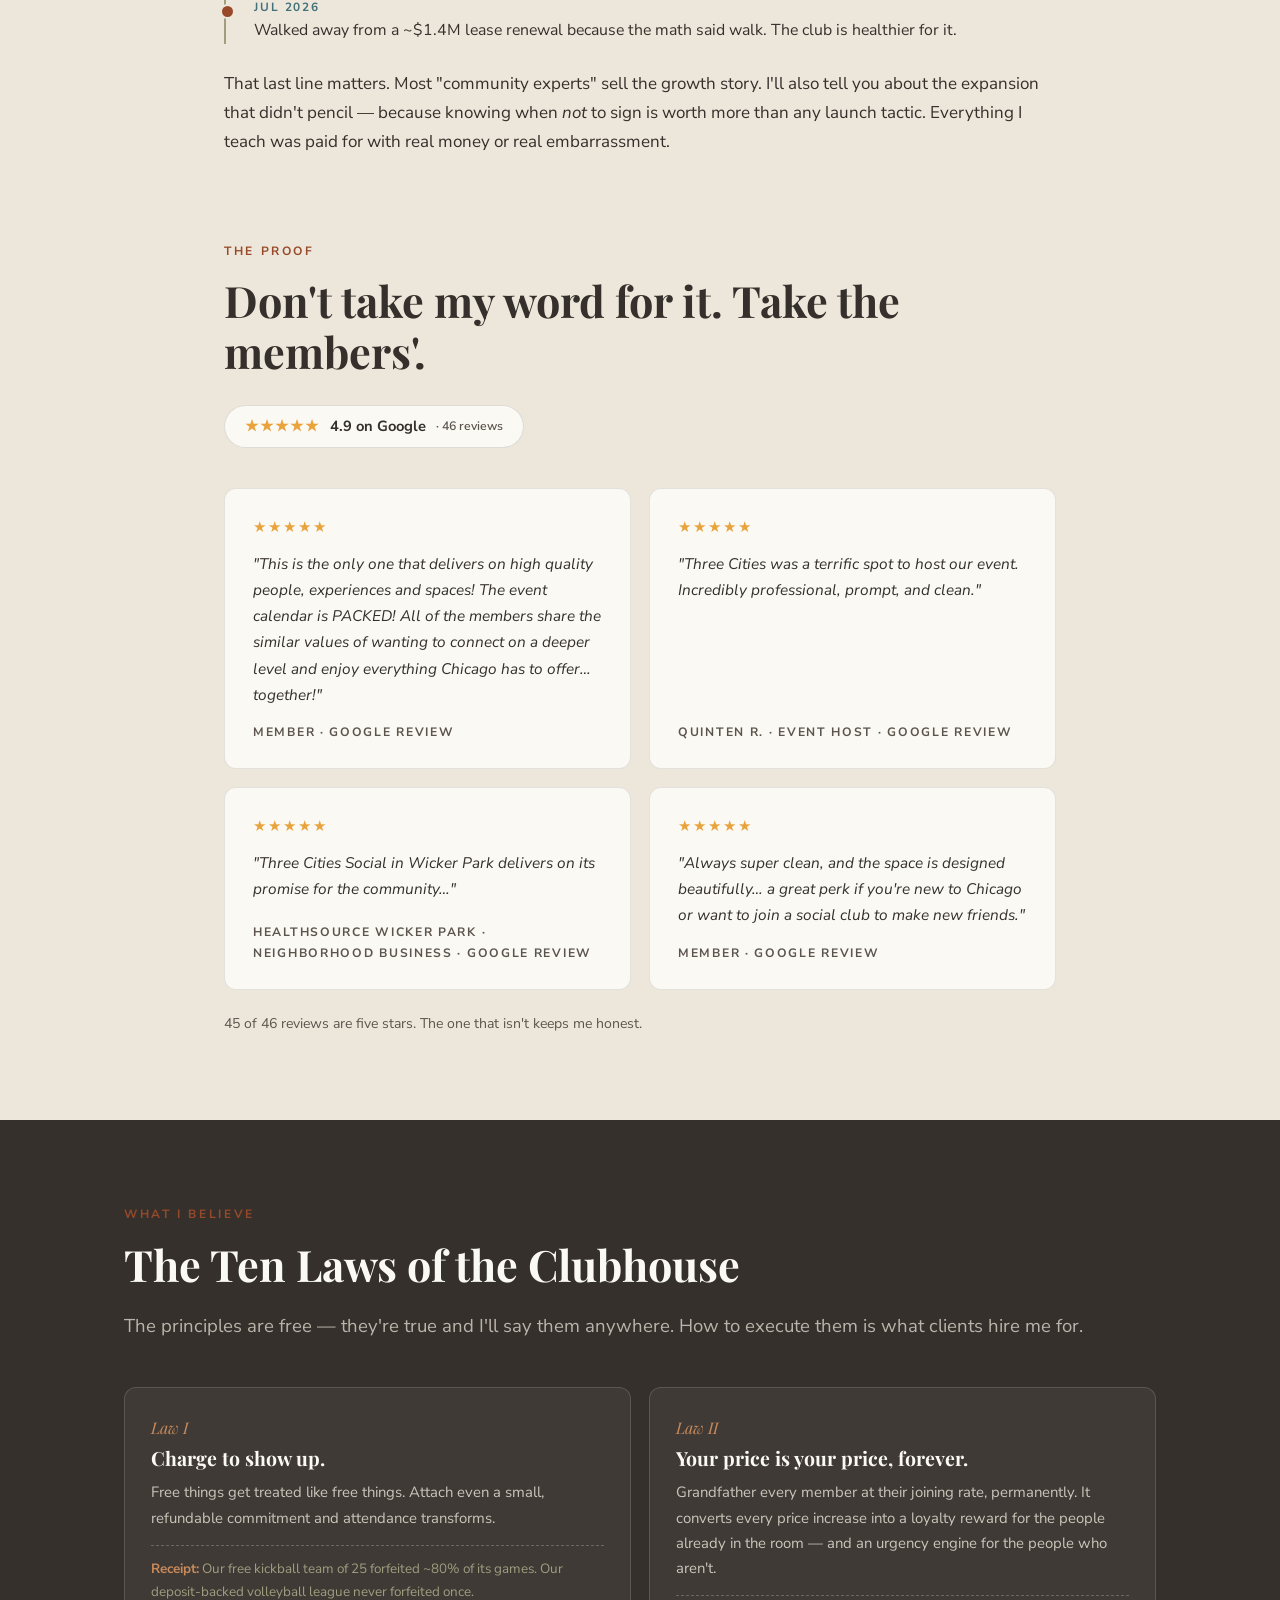
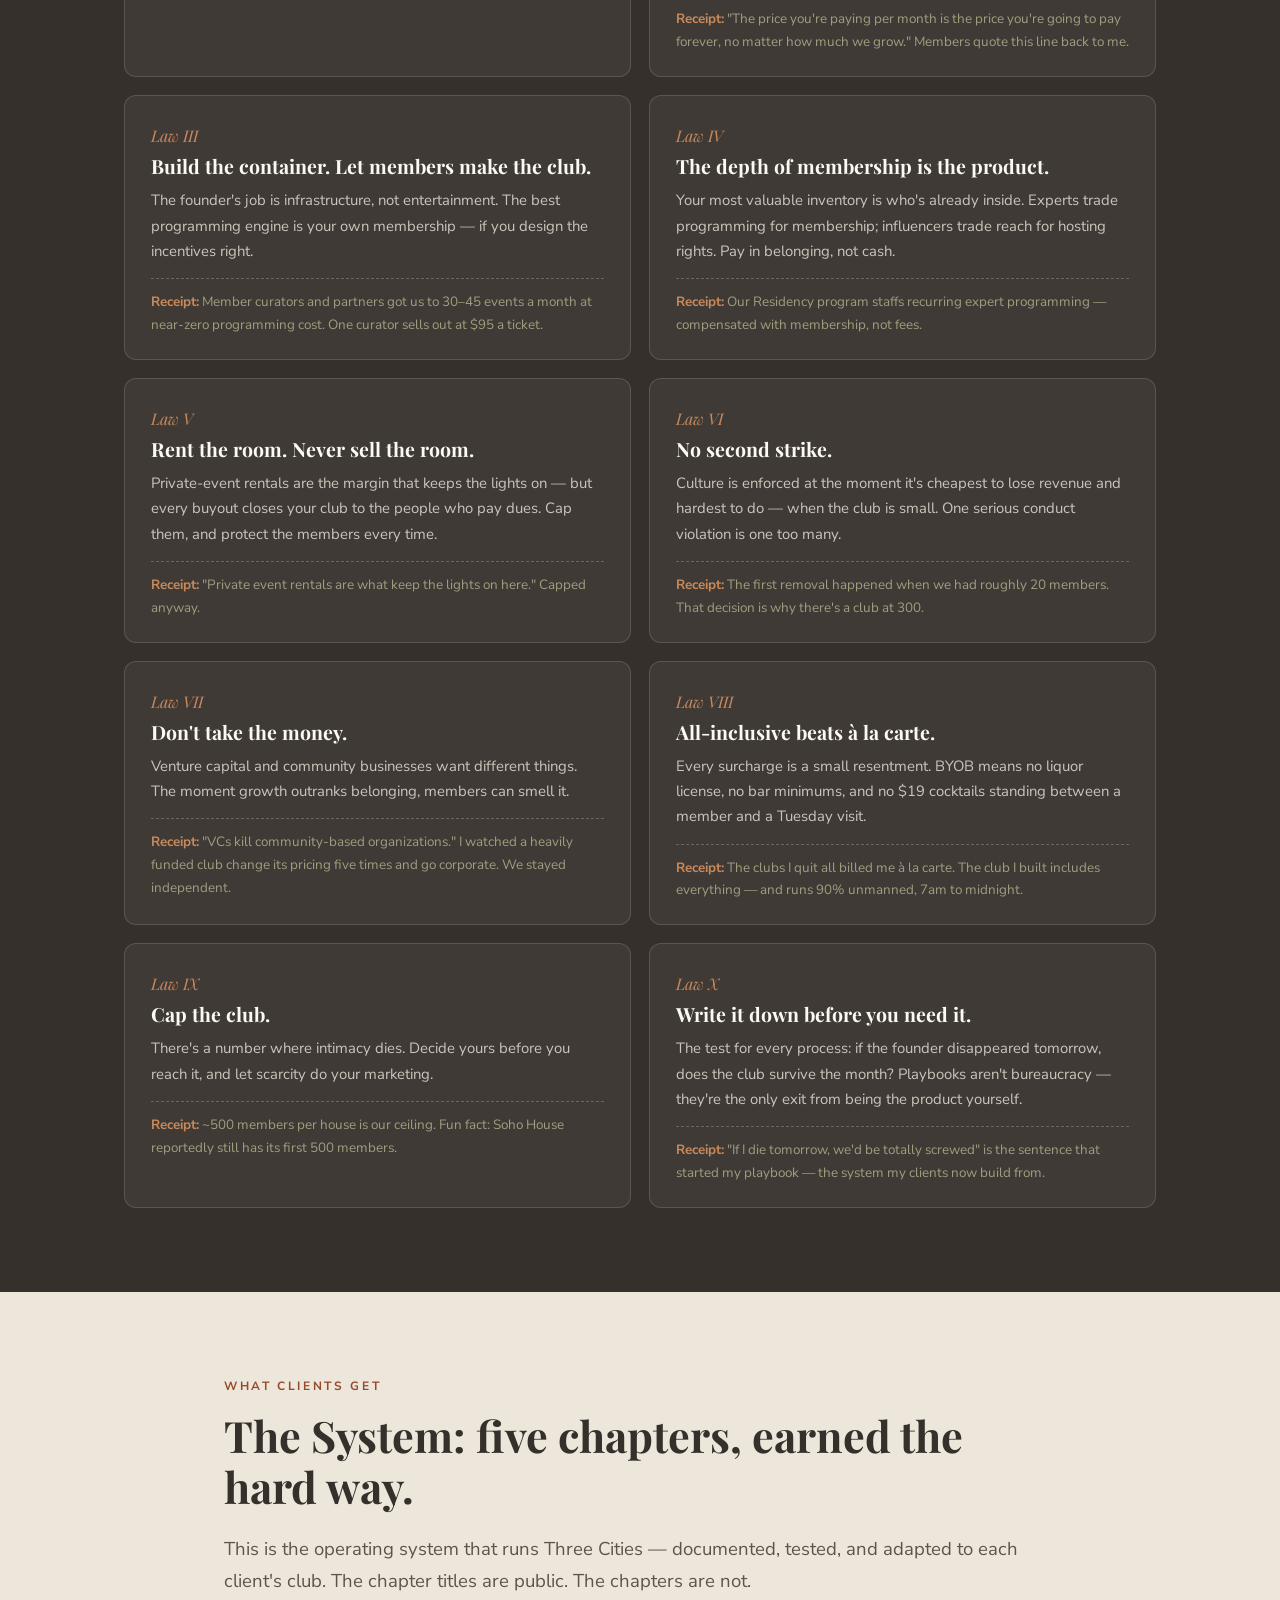
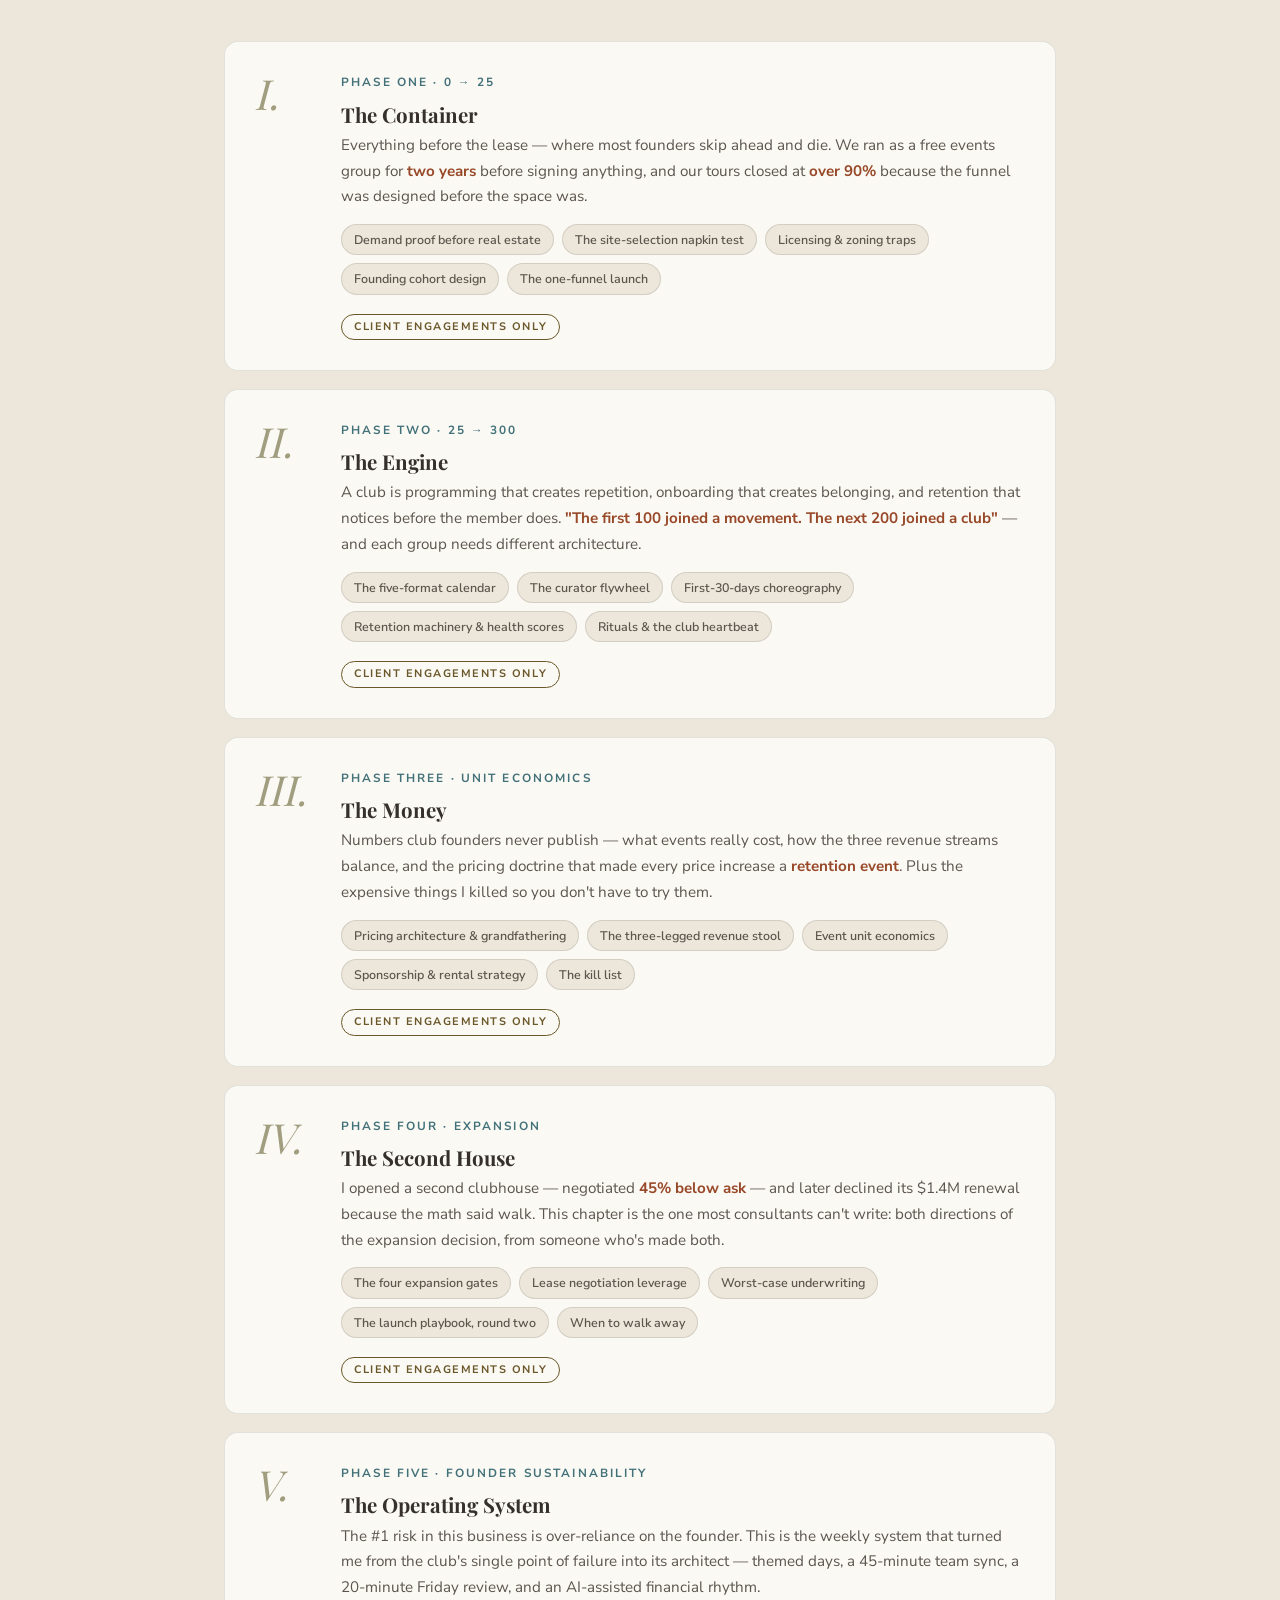
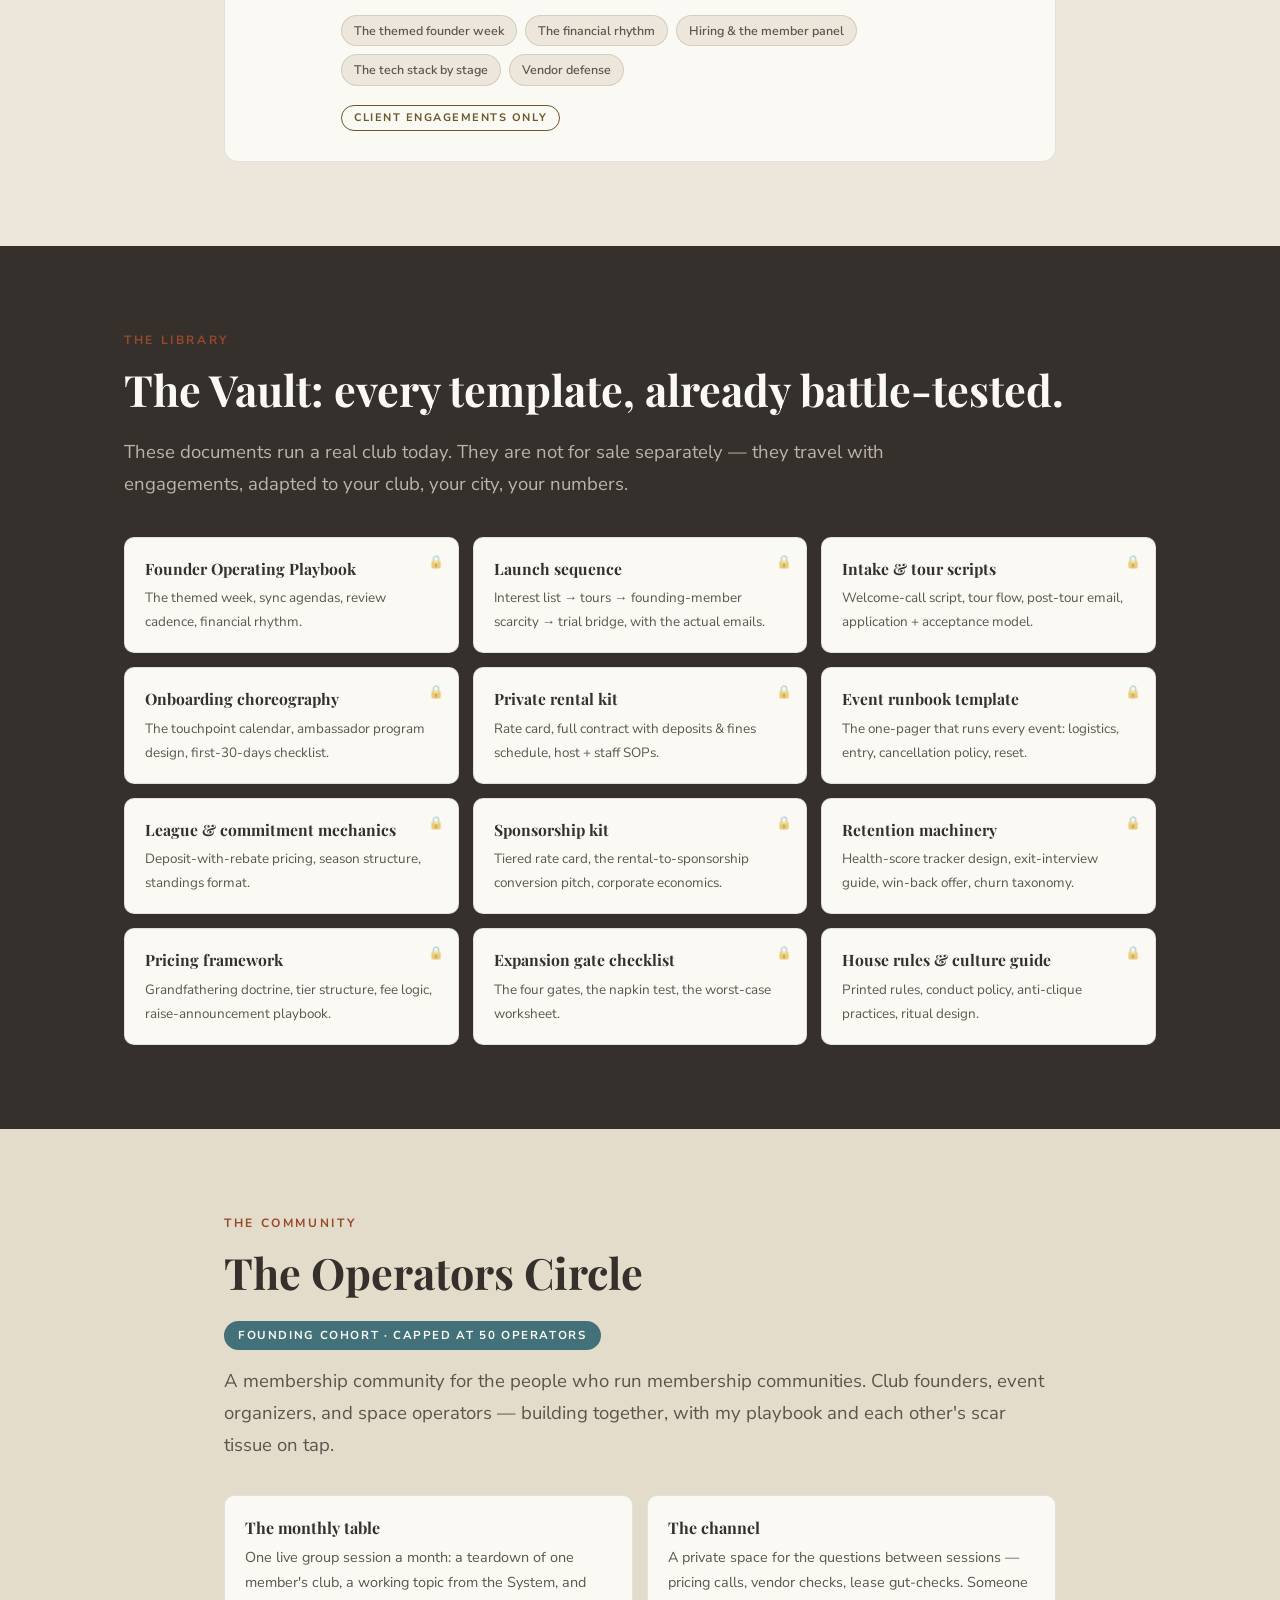
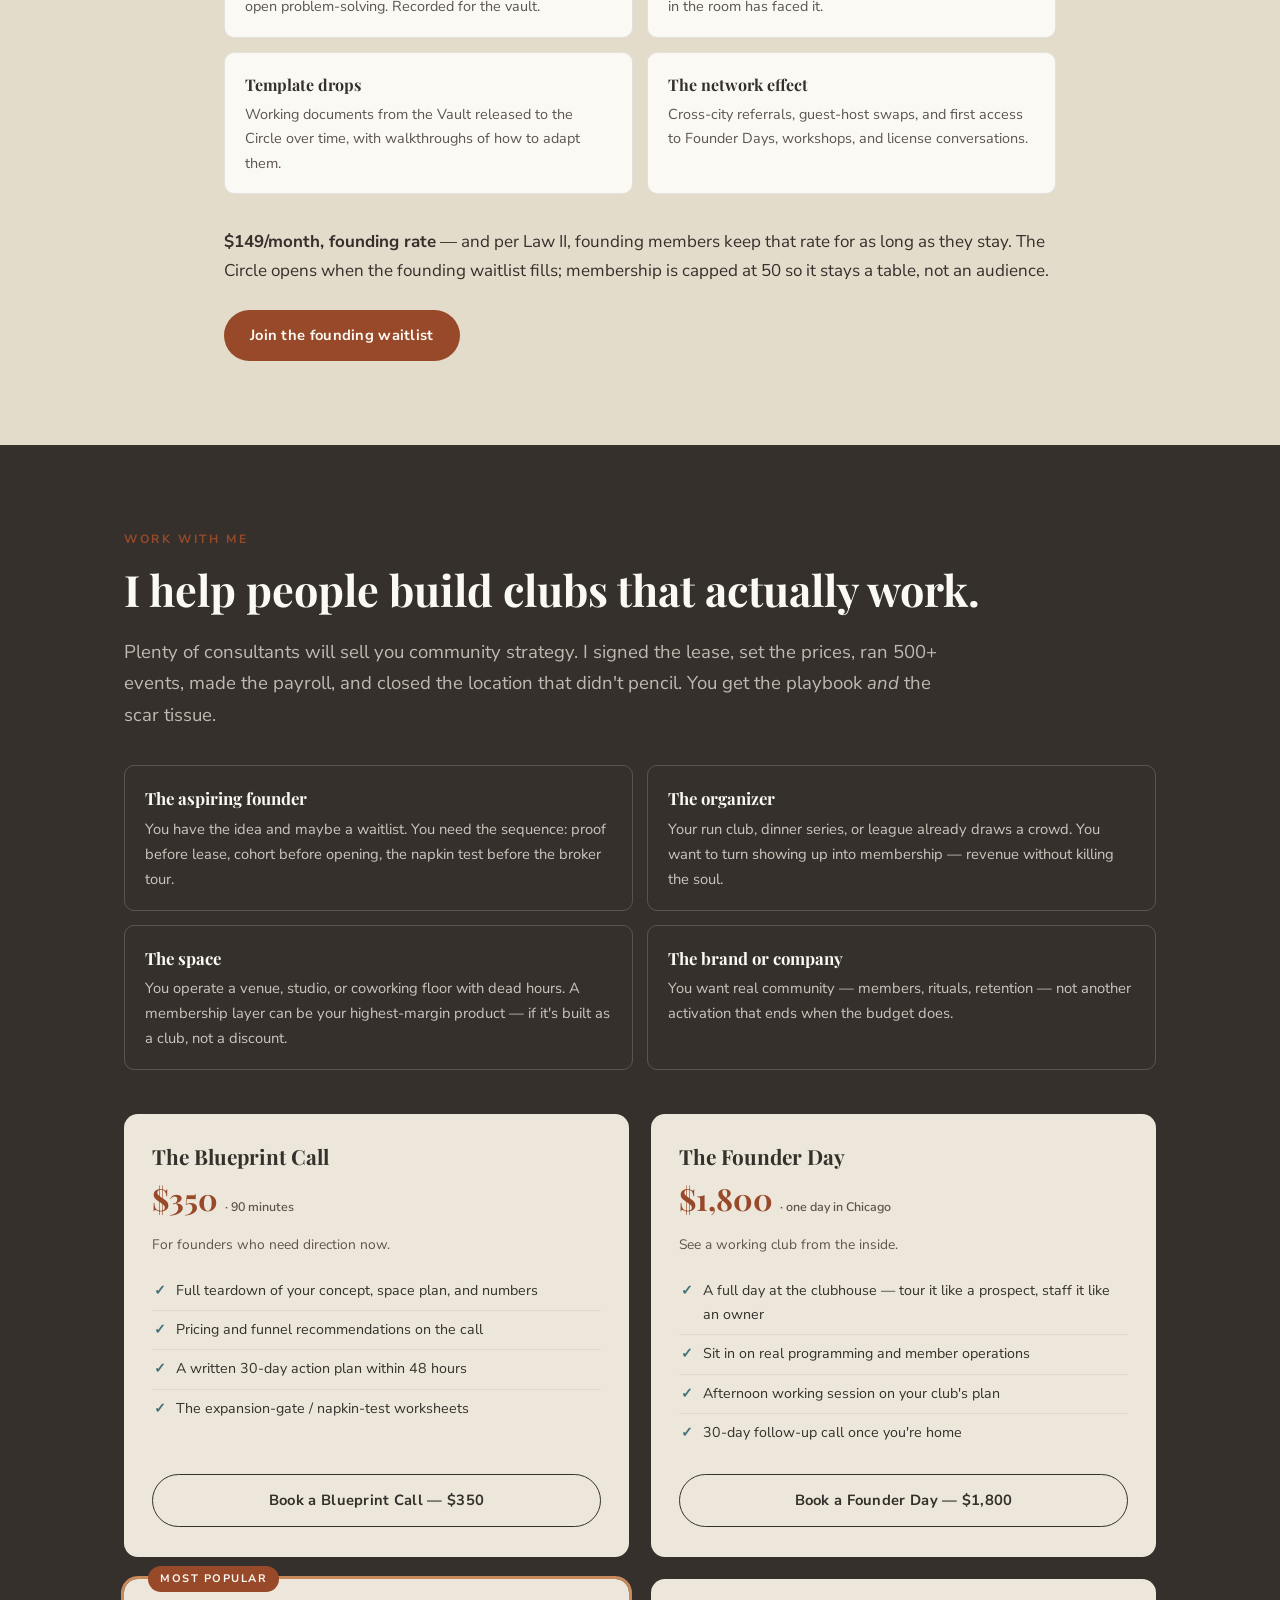
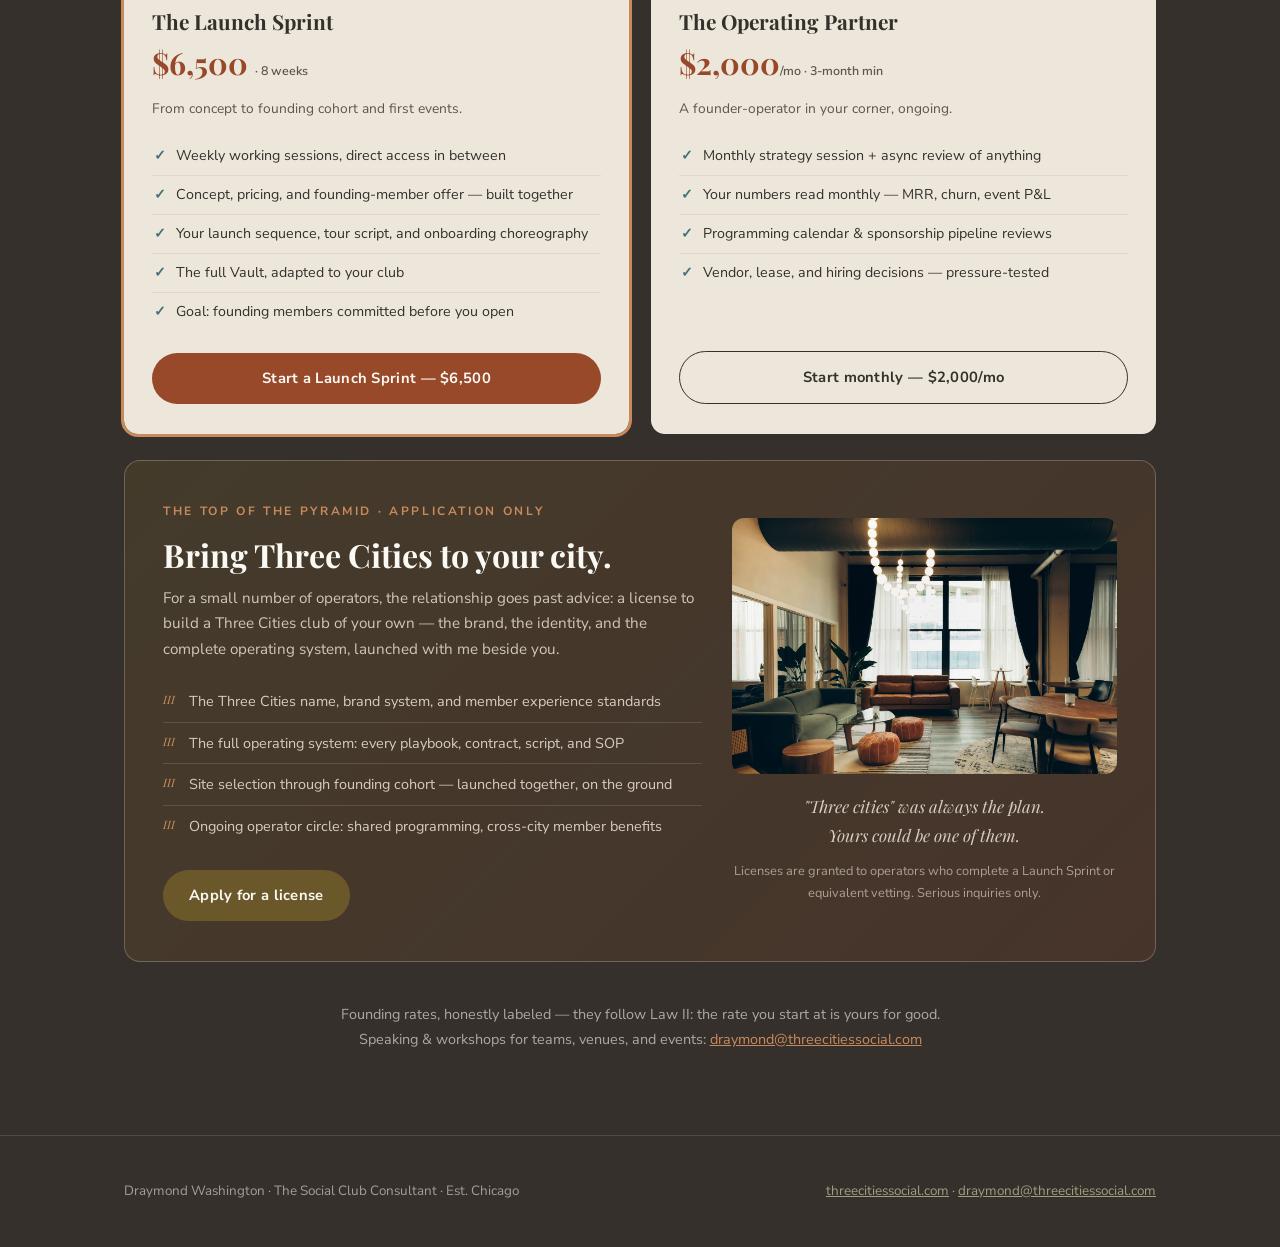
<file: index (43).html>
<!DOCTYPE html>
<html lang="en">
<head>
<meta charset="UTF-8">
<meta name="viewport" content="width=device-width, initial-scale=1.0">
<title>Draymond Washington — The Social Club Consultant</title>
<meta name="description" content="I built Three Cities Social from 25 friends to 300 members — profitable in 4 months, no venture capital. I help founders, organizers, and operators build clubs that work. Advisory, launch sprints, and franchise licensing.">
<link rel="canonical" href="https://thesocialclubconsultant.com/">
<link rel="icon" href="data:image/svg+xml,%3Csvg xmlns='http://www.w3.org/2000/svg' viewBox='0 0 64 64'%3E%3Ccircle cx='32' cy='32' r='30' fill='%2335302C'/%3E%3Ccircle cx='32' cy='32' r='26' fill='none' stroke='%23A19D7F' stroke-width='2'/%3E%3Ctext x='32' y='40' text-anchor='middle' font-family='Georgia,serif' font-style='italic' font-weight='bold' font-size='22' fill='%23EDE7DB'%3EIII%3C/text%3E%3C/svg%3E">
<meta property="og:type" content="website">
<meta property="og:url" content="https://thesocialclubconsultant.com/">
<meta property="og:site_name" content="The Social Club Consultant">
<meta property="og:title" content="Draymond Washington — The Social Club Consultant">
<meta property="og:description" content="25 friends to 300 members, profitable in 4 months, $0 VC. Everything I teach, I paid for first.">
<meta property="og:image" content="https://thesocialclubconsultant.com/fireside.jpg">
<meta name="twitter:card" content="summary_large_image">
<meta name="twitter:title" content="Draymond Washington — The Social Club Consultant">
<meta name="twitter:description" content="25 friends to 300 members, profitable in 4 months, $0 VC. Everything I teach, I paid for first.">
<meta name="twitter:image" content="https://thesocialclubconsultant.com/fireside.jpg">
<link rel="preconnect" href="https://fonts.googleapis.com">
<link rel="preconnect" href="https://fonts.gstatic.com" crossorigin>
<link href="https://fonts.googleapis.com/css2?family=Playfair+Display:ital,wght@0,400;0,600;0,700;1,400&family=Nunito+Sans:ital,wght@0,300;0,400;0,600;0,700;1,400&display=swap" rel="stylesheet">
<style>
  :root {
    --paper: #EDE7DB;
    --paper-deep: #E4DCCB;
    --ink: #35302C;
    --ink-soft: #5C554E;
    --ocean: #427179;
    --gold: #6B582A;
    --autumn: #984929;
    --clay: #A19D7F;
    --white: #FBF9F4;
    --serif: 'Playfair Display', Georgia, 'Times New Roman', serif;
    --sans: 'Nunito Sans', 'Avenir Next', 'Segoe UI', sans-serif;
  }
  * { margin: 0; padding: 0; box-sizing: border-box; }
  html { scroll-behavior: smooth; scroll-padding-top: 76px; }
  body {
    font-family: var(--sans);
    background: var(--paper);
    color: var(--ink);
    line-height: 1.7;
    font-size: 17px;
  }
  ::selection { background: var(--ocean); color: var(--white); }

  /* ---------- Nav ---------- */
  nav {
    position: sticky; top: 0; z-index: 50;
    background: rgba(237,231,219,.92);
    backdrop-filter: blur(10px);
    border-bottom: 1px solid rgba(53,48,44,.14);
  }
  .nav-inner {
    max-width: 1080px; margin: 0 auto; padding: 14px 24px;
    display: flex; align-items: center; justify-content: space-between; gap: 16px;
  }
  .nav-mark {
    font-family: var(--serif); font-weight: 700; font-size: 1.02rem;
    letter-spacing: .02em; white-space: nowrap;
  }
  .nav-mark span { color: var(--autumn); }
  .nav-links { display: flex; gap: 18px; flex-wrap: wrap; justify-content: flex-end; }
  .nav-links a {
    color: var(--ink-soft); text-decoration: none; font-size: .78rem;
    text-transform: uppercase; letter-spacing: .12em; font-weight: 700;
  }
  .nav-links a:hover { color: var(--autumn); }
  .nav-links a.cta { color: var(--white); background: var(--autumn); padding: 6px 14px; border-radius: 999px; }
  .nav-links a.cta:hover { background: var(--gold); color: var(--white); }
  @media (max-width: 900px) { .nav-links a:not(.cta) { display: none; } }

  /* ---------- Shared ---------- */
  .wrap { max-width: 880px; margin: 0 auto; padding: 0 24px; }
  .wrap-wide { max-width: 1080px; margin: 0 auto; padding: 0 24px; }
  section { padding: 84px 0; }
  .kicker {
    font-size: .75rem; text-transform: uppercase; letter-spacing: .22em;
    font-weight: 700; color: var(--autumn); margin-bottom: 14px;
  }
  h1, h2, h3 { font-family: var(--serif); line-height: 1.18; }
  h2 { font-size: clamp(1.9rem, 4.4vw, 2.7rem); font-weight: 700; margin-bottom: 22px; }
  h3 { font-size: 1.28rem; font-weight: 700; margin: 34px 0 10px; }
  p + p { margin-top: 16px; }
  .lede { font-size: 1.16rem; color: var(--ink-soft); }
  em { font-style: italic; }
  .divider {
    max-width: 880px; margin: 0 auto; padding: 0 24px;
    display: flex; align-items: center; gap: 14px; color: var(--clay);
  }
  .divider::before, .divider::after { content: ""; flex: 1; border-top: 1px solid rgba(53,48,44,.16); }
  .divider svg { flex: none; }

  .pull {
    border-left: 3px solid var(--gold);
    padding: 6px 0 6px 24px; margin: 34px 0;
    font-family: var(--serif); font-size: 1.34rem; font-style: italic; line-height: 1.45;
    color: var(--ink);
  }
  .pull cite { display: block; font-family: var(--sans); font-style: normal; font-size: .8rem; text-transform: uppercase; letter-spacing: .14em; color: var(--ink-soft); margin-top: 10px; }

  /* ---------- Hero ---------- */
  header.hero {
    background: var(--ink); color: var(--paper);
    padding: 110px 0 0; overflow: hidden; position: relative;
  }
  .hero-inner { max-width: 1080px; margin: 0 auto; padding: 0 24px 90px; position: relative; }
  .hero .kicker { color: var(--clay); }
  .hero h1 {
    font-size: clamp(2.5rem, 6.4vw, 4.4rem); font-weight: 700; max-width: 15em;
    margin-bottom: 26px; color: var(--white);
  }
  .hero h1 .accent { color: #C98A5B; font-style: italic; }
  .hero .lede { color: rgba(237,231,219,.78); max-width: 40em; font-size: 1.2rem; }
  .hero-byline { margin-top: 34px; display: flex; align-items: center; gap: 14px; }
  .hero-byline .seal {
    width: 52px; height: 52px; border: 1.5px solid var(--clay); border-radius: 50%;
    display: flex; align-items: center; justify-content: center;
    font-family: var(--serif); font-weight: 700; font-size: 1.05rem; color: var(--paper);
    flex: none; letter-spacing: .04em;
  }
  .hero-byline p { font-size: .95rem; color: rgba(237,231,219,.75); line-height: 1.45; }
  .hero-byline p strong { color: var(--paper); display: block; font-size: 1.02rem; }
  .statbar { background: var(--autumn); color: var(--paper); }
  .statbar-inner {
    max-width: 1080px; margin: 0 auto; padding: 26px 24px;
    display: grid; grid-template-columns: repeat(5, 1fr); gap: 18px; text-align: center;
  }
  .statbar b { display: block; font-family: var(--serif); font-size: clamp(1.3rem, 2.6vw, 1.85rem); font-weight: 700; }
  .statbar small { font-size: .72rem; text-transform: uppercase; letter-spacing: .13em; opacity: .85; }
  @media (max-width: 760px) { .statbar-inner { grid-template-columns: repeat(2, 1fr); } .statbar-inner div:last-child { grid-column: span 2; } }

  /* ---------- Photos ---------- */
  .photoband { display: grid; grid-template-columns: repeat(2, 1fr); gap: 0; }
  .photoband img { width: 100%; height: 340px; object-fit: cover; display: block; }
  @media (max-width: 700px) { .photoband img { height: 170px; } }
  .founder-figure { margin: 44px 0 8px; }
  .founder-figure img {
    width: 100%; max-height: 600px; object-fit: cover; object-position: center 28%;
    border-radius: 14px; display: block;
  }
  .founder-figure figcaption { font-size: .8rem; color: var(--ink-soft); margin-top: 10px; text-align: center; font-style: italic; }

  /* ---------- Timeline ---------- */
  .timeline { margin: 40px 0 8px; border-left: 2px solid var(--clay); padding-left: 28px; }
  .tl-item { position: relative; padding-bottom: 26px; }
  .tl-item:last-child { padding-bottom: 0; }
  .tl-item::before {
    content: ""; position: absolute; left: -34.5px; top: 7px;
    width: 11px; height: 11px; border-radius: 50%; background: var(--autumn);
    border: 2px solid var(--paper);
  }
  .tl-item .when { font-size: .74rem; text-transform: uppercase; letter-spacing: .16em; font-weight: 700; color: var(--ocean); }
  .tl-item .what { font-size: .99rem; }

  /* ---------- Testimonials ---------- */
  .gbadge {
    display: inline-flex; align-items: center; gap: 10px;
    background: var(--white); border: 1px solid rgba(53,48,44,.14); border-radius: 999px;
    padding: 8px 20px; font-size: .92rem; font-weight: 700; margin-top: 6px;
  }
  .gbadge .stars { color: #E8A33D; letter-spacing: 2px; }
  .gbadge small { font-weight: 600; color: var(--ink-soft); }
  .quotes { display: grid; grid-template-columns: repeat(2, 1fr); gap: 18px; margin-top: 40px; }
  @media (max-width: 760px) { .quotes { grid-template-columns: 1fr; } }
  .quote {
    background: var(--white); border: 1px solid rgba(53,48,44,.12); border-radius: 12px;
    padding: 26px 28px; display: flex; flex-direction: column;
  }
  .quote .stars { color: #E8A33D; letter-spacing: 2px; font-size: .95rem; margin-bottom: 10px; }
  .quote p { font-size: .96rem; font-style: italic; flex: 1; }
  .quote cite { display: block; margin-top: 14px; font-style: normal; font-size: .76rem; text-transform: uppercase; letter-spacing: .14em; color: var(--ink-soft); font-weight: 700; }

  /* ---------- Circle ---------- */
  .circle-section { background: var(--paper-deep); }
  .circle-grid { display: grid; grid-template-columns: repeat(2, 1fr); gap: 14px; margin: 34px 0; }
  @media (max-width: 720px) { .circle-grid { grid-template-columns: 1fr; } }
  .circle-grid > div {
    background: var(--white); border: 1px solid rgba(53,48,44,.12); border-radius: 10px;
    padding: 18px 20px; font-size: .9rem; color: var(--ink-soft);
  }
  .circle-grid b { display: block; font-family: var(--serif); font-size: 1rem; color: var(--ink); margin-bottom: 4px; }
  .founding-chip {
    display: inline-block; background: var(--ocean); color: var(--white); border-radius: 999px;
    font-size: .72rem; font-weight: 700; text-transform: uppercase; letter-spacing: .14em; padding: 5px 14px; margin-bottom: 16px;
  }

  /* ---------- Laws ---------- */
  .laws-section { background: var(--ink); color: var(--paper); }
  .laws-section h2, .laws-section h3 { color: var(--white); }
  .laws-section .lede { color: rgba(237,231,219,.72); }
  .laws { display: grid; grid-template-columns: 1fr 1fr; gap: 18px; margin-top: 44px; }
  @media (max-width: 760px) { .laws { grid-template-columns: 1fr; } }
  .law {
    background: rgba(251,249,244,.05); border: 1px solid rgba(237,231,219,.16);
    border-radius: 12px; padding: 26px 26px 22px;
  }
  .law .num { font-family: var(--serif); font-style: italic; font-size: 1rem; color: #C98A5B; }
  .law h3 { margin: 6px 0 10px; font-size: 1.22rem; }
  .law p { font-size: .93rem; color: rgba(237,231,219,.8); }
  .law .receipt { margin-top: 14px; padding-top: 12px; border-top: 1px dashed rgba(237,231,219,.25); font-size: .84rem; color: var(--clay); }
  .law .receipt b { color: #C98A5B; font-weight: 700; }

  /* ---------- System (gated chapters) ---------- */
  .lock-chip {
    display: inline-flex; align-items: center; gap: 6px;
    font-size: .68rem; font-weight: 700; text-transform: uppercase; letter-spacing: .14em;
    color: var(--gold); border: 1px solid var(--gold); border-radius: 999px; padding: 3px 12px;
  }
  .sys { display: grid; grid-template-columns: 1fr; gap: 18px; margin-top: 44px; }
  .sys-chapter {
    background: var(--white); border: 1px solid rgba(53,48,44,.12); border-radius: 14px;
    padding: 30px 32px; display: grid; grid-template-columns: 64px 1fr; gap: 20px;
  }
  @media (max-width: 640px) { .sys-chapter { grid-template-columns: 1fr; } }
  .sys-num { font-family: var(--serif); font-style: italic; font-size: 2.6rem; color: var(--clay); line-height: 1; }
  .sys-chapter h3 { margin: 0 0 6px; }
  .sys-chapter .range { font-size: .74rem; text-transform: uppercase; letter-spacing: .18em; font-weight: 700; color: var(--ocean); margin-bottom: 10px; }
  .sys-chapter p.tease { font-size: .95rem; color: var(--ink-soft); margin-bottom: 14px; }
  .sys-chapter p.tease b { color: var(--autumn); }
  .sys-inside { display: flex; flex-wrap: wrap; gap: 8px; margin-bottom: 16px; }
  .sys-inside span {
    font-size: .78rem; font-weight: 600; color: var(--ink-soft);
    background: var(--paper); border: 1px solid rgba(53,48,44,.14); border-radius: 999px; padding: 4px 12px;
  }

  /* ---------- Vault ---------- */
  .vault { display: grid; grid-template-columns: repeat(3, 1fr); gap: 14px; margin-top: 36px; }
  @media (max-width: 860px) { .vault { grid-template-columns: repeat(2, 1fr); } }
  @media (max-width: 560px) { .vault { grid-template-columns: 1fr; } }
  .vault-item {
    background: var(--white); border: 1px solid rgba(53,48,44,.12); border-radius: 10px;
    padding: 18px 20px; font-size: .88rem; position: relative;
  }
  .vault-item b { display: block; font-family: var(--serif); font-size: .98rem; margin-bottom: 4px; padding-right: 26px; color: var(--ink); }
  .vault-item span { color: var(--ink-soft); font-size: .84rem; }
  .vault-item::after {
    content: "🔒"; position: absolute; top: 14px; right: 14px; font-size: .8rem; opacity: .55;
  }

  /* ---------- Offer ---------- */
  .offer-section { background: var(--ink); color: var(--paper); }
  .offer-section h2 { color: var(--white); }
  .offer-section .lede { color: rgba(237,231,219,.75); }
  .icp { display: grid; grid-template-columns: repeat(2, 1fr); gap: 14px; margin: 34px 0 10px; }
  @media (max-width: 720px) { .icp { grid-template-columns: 1fr; } }
  .icp div { border: 1px solid rgba(237,231,219,.2); border-radius: 10px; padding: 18px 20px; font-size: .92rem; color: rgba(237,231,219,.82); }
  .icp b { display: block; font-family: var(--serif); font-size: 1.05rem; color: var(--white); margin-bottom: 4px; }
  .tiers { display: grid; grid-template-columns: repeat(2, 1fr); gap: 22px; margin-top: 44px; }
  @media (max-width: 860px) { .tiers { grid-template-columns: 1fr; } }
  .tier {
    background: var(--paper); color: var(--ink); border-radius: 14px; padding: 30px 28px;
    display: flex; flex-direction: column;
  }
  .tier.feature { outline: 3px solid #C98A5B; position: relative; }
  .tier.feature::before {
    content: "Most popular"; position: absolute; top: -13px; left: 24px;
    background: var(--autumn); color: var(--white); font-size: .68rem; font-weight: 700;
    text-transform: uppercase; letter-spacing: .14em; padding: 4px 12px; border-radius: 999px;
  }
  .tier h3 { margin: 0 0 4px; font-size: 1.3rem; }
  .tier .price { font-family: var(--serif); font-size: 1.9rem; font-weight: 700; color: var(--autumn); }
  .tier .price small { font-family: var(--sans); font-size: .78rem; font-weight: 600; color: var(--ink-soft); }
  .tier p.sub { font-size: .86rem; color: var(--ink-soft); margin: 8px 0 16px; }
  .tier ul { list-style: none; margin: 0 0 22px; flex: 1; }
  .tier ul li { font-size: .89rem; padding: 7px 0 7px 24px; position: relative; border-bottom: 1px solid rgba(53,48,44,.08); }
  .tier ul li:last-child { border-bottom: none; }
  .tier ul li::before { content: "✓"; position: absolute; left: 2px; color: var(--ocean); font-weight: 700; }
  .btn {
    display: inline-block; text-align: center; text-decoration: none; font-weight: 700;
    font-size: .92rem; padding: 13px 26px; border-radius: 999px; letter-spacing: .02em;
  }
  .btn-solid { background: var(--autumn); color: var(--white); }
  .btn-solid:hover { background: var(--gold); }
  .btn-line { border: 1.5px solid var(--ink); color: var(--ink); }
  .btn-line:hover { border-color: var(--autumn); color: var(--autumn); }
  .btn-gold { background: var(--gold); color: var(--white); }
  .btn-gold:hover { background: var(--autumn); }
  .offer-foot { margin-top: 40px; text-align: center; font-size: .9rem; color: rgba(237,231,219,.66); }
  .offer-foot a { color: #C98A5B; }

  /* ---------- Franchise ---------- */
  .franchise {
    margin-top: 26px; border: 1px solid rgba(237,231,219,.25); border-radius: 16px;
    background: linear-gradient(135deg, rgba(107,88,42,.28), rgba(152,73,41,.18));
    padding: 40px 38px; display: grid; grid-template-columns: 1.4fr 1fr; gap: 30px; align-items: center;
  }
  @media (max-width: 820px) { .franchise { grid-template-columns: 1fr; } }
  .franchise .kicker { color: #C98A5B; }
  .franchise h3 { font-size: clamp(1.5rem, 3vw, 2rem); color: var(--white); margin: 0 0 12px; }
  .franchise p { font-size: .95rem; color: rgba(237,231,219,.82); }
  .franchise ul { list-style: none; margin: 0 0 24px; }
  .franchise ul li { font-size: .9rem; color: rgba(237,231,219,.85); padding: 8px 0 8px 26px; position: relative; border-bottom: 1px solid rgba(237,231,219,.14); }
  .franchise ul li:last-child { border-bottom: none; }
  .franchise ul li::before { content: "III"; position: absolute; left: 0; top: 9px; font-family: var(--serif); font-style: italic; font-size: .72rem; color: #C98A5B; }
  .franchise .side { text-align: center; }
  .franchise .side .seal-lg {
    width: 84px; height: 84px; border: 2px solid #C98A5B; border-radius: 50%;
    display: flex; align-items: center; justify-content: center; margin: 0 auto 18px;
    font-family: var(--serif); font-weight: 700; font-size: 1.7rem; color: var(--paper); letter-spacing: .04em;
  }
  .franchise .side p { font-size: .8rem; margin: 12px 0 0; color: rgba(237,231,219,.6); }

  /* ---------- Footer ---------- */
  footer { background: var(--ink); color: rgba(237,231,219,.6); border-top: 1px solid rgba(237,231,219,.14); }
  .foot-inner { max-width: 1080px; margin: 0 auto; padding: 44px 24px; display: flex; justify-content: space-between; gap: 20px; flex-wrap: wrap; font-size: .84rem; }
  footer a { color: var(--clay); }
</style>
</head>
<body>

<nav>
  <div class="nav-inner">
    <div class="nav-mark">Draymond <span>Washington</span></div>
    <div class="nav-links">
      <a href="#story">The Story</a>
      <a href="#laws">The Laws</a>
      <a href="#system">The System</a>
      <a href="#circle">The Circle</a>
      <a href="#franchise">Franchise</a>
      <a href="#work" class="cta">Work with me</a>
    </div>
  </div>
</nav>

<header class="hero">
  <div class="hero-inner">
    <div class="kicker">The Social Club Consultant · Est. Chicago</div>
    <h1>I built a social club from 25 friends to 300 members. <span class="accent">Now I build them with you.</span></h1>
    <p style="font-family:var(--serif); font-style:italic; font-size:clamp(1.15rem, 2.4vw, 1.45rem); color:#C98A5B; margin-bottom:20px;">Everything I teach, I paid for first.</p>
    <p class="lede">Founder of Three Cities Social — a private clubhouse that hit profitability in four months with zero venture capital. I advise founders, organizers, and operators who want to build real membership communities, and I license the brand to the right partners. The frameworks are everywhere. The scar tissue is here.</p>
    <div class="hero-byline">
      <div class="seal">III</div>
      <p><strong>Draymond Washington</strong>Founder, Three Cities Social · Est. Chicago, 2024</p>
    </div>
  </div>
  <div class="statbar">
    <div class="statbar-inner">
      <div><b>25 → 300</b><small>members</small></div>
      <div><b>4 months</b><small>to profitability</small></div>
      <div><b>30–45</b><small>events per month</small></div>
      <div><b>2</b><small>clubhouses opened</small></div>
      <div><b>$0</b><small>venture capital</small></div>
    </div>
  </div>
</header>

<div class="photoband">
  <img src="trivia.jpg" alt="Members laughing together on couches during trivia night at Three Cities Social">
  <img src="fireside.jpg" alt="A fireside author talk in front of the Chicago map mural at Three Cities Social">
</div>

<!-- ============ STORY ============ -->
<section id="story">
  <div class="wrap">
    <div class="kicker">The story</div>
    <h2>Belonging is a business — if you refuse to run it like one.</h2>
    <p class="lede">Before I opened a clubhouse, I joined four social clubs in Chicago and paid anywhere from $150 to $2,000 a month. Every one of them nickel-and-dimed me at the door and hoped I wouldn't show up.</p>
    <div class="pull">"My final bills every month were $2,000 — and I wasn't really doing anything."<cite>The founding insight</cite></div>
    <p>So Three Cities Social was designed as the inversion: <strong>BYOB, everything included, no bar minimums, no bottle service, no celebrity in the corner booth.</strong> A 7,500-square-foot clubhouse open 7am to midnight, running about 90% unmanned on badge access, where the whole point is the person at the next table.</p>
    <p>Research says a friendship takes roughly <strong>70 hours</strong> to form. Apps can't compress that. Bars can't hold it. A clubhouse can — because a physical home base is <em>the validation of "I'll see you again."</em> Everything I build serves that one mechanic.</p>

    <figure class="founder-figure">
      <img src="draymond.jpg" alt="Draymond Washington in a Three Cities cap greeting members at the clubhouse front desk">
      <figcaption>Working the room. This is the job — everything else is infrastructure.</figcaption>
    </figure>

    <h3>The timeline, honestly</h3>
    <div class="timeline">
      <div class="tl-item"><div class="when">Oct 2022</div><div class="what">Started as a free events group. No lease, no dues — just proof that people would keep showing up.</div></div>
      <div class="tl-item"><div class="when">Jul 2024</div><div class="what">Opened the River North clubhouse with 25 founding members.</div></div>
      <div class="tl-item"><div class="when">Nov 2024</div><div class="what">Profitable — four months after opening.</div></div>
      <div class="tl-item"><div class="when">May 2025</div><div class="what">250+ members, 16–20 events a month, still effectively a one-person operation.</div></div>
      <div class="tl-item"><div class="when">Oct 2025</div><div class="what">Opened a second clubhouse in Wicker Park on a below-market sublease I negotiated 45% under ask.</div></div>
      <div class="tl-item"><div class="when">Dec 2025</div><div class="what">~300 members — and an expansion burning cash. Both things were true.</div></div>
      <div class="tl-item"><div class="when">Jul 2026</div><div class="what">Walked away from a ~$1.4M lease renewal because the math said walk. The club is healthier for it.</div></div>
    </div>
    <p style="margin-top:26px">That last line matters. Most "community experts" sell the growth story. I'll also tell you about the expansion that didn't pencil — because knowing when <em>not</em> to sign is worth more than any launch tactic. Everything I teach was paid for with real money or real embarrassment.</p>
  </div>
</section>

<!-- ============ TESTIMONIALS ============ -->
<section id="proof" style="padding-top:0">
  <div class="wrap">
    <div class="kicker">The proof</div>
    <h2>Don't take my word for it. Take the members'.</h2>
    <div class="gbadge"><span class="stars">★★★★★</span> 4.9 on Google <small>· 46 reviews</small></div>
    <div class="quotes">
      <div class="quote"><div class="stars">★★★★★</div>
        <p>"This is the only one that delivers on high quality people, experiences and spaces! The event calendar is PACKED! All of the members share the similar values of wanting to connect on a deeper level and enjoy everything Chicago has to offer… together!"</p>
        <cite>Member · Google review</cite></div>
      <div class="quote"><div class="stars">★★★★★</div>
        <p>"Three Cities was a terrific spot to host our event. Incredibly professional, prompt, and clean."</p>
        <cite>Quinten R. · event host · Google review</cite></div>
      <div class="quote"><div class="stars">★★★★★</div>
        <p>"Three Cities Social in Wicker Park delivers on its promise for the community…"</p>
        <cite>HealthSource Wicker Park · neighborhood business · Google review</cite></div>
      <div class="quote"><div class="stars">★★★★★</div>
        <p>"Always super clean, and the space is designed beautifully… a great perk if you're new to Chicago or want to join a social club to make new friends."</p>
        <cite>Member · Google review</cite></div>
    </div>
    <p style="margin-top:22px; font-size:.88rem; color:var(--ink-soft)">45 of 46 reviews are five stars. The one that isn't keeps me honest.</p>
  </div>
</section>

<!-- ============ LAWS ============ -->
<section id="laws" class="laws-section">
  <div class="wrap-wide">
    <div class="kicker">What I believe</div>
    <h2>The Ten Laws of the Clubhouse</h2>
    <p class="lede">The principles are free — they're true and I'll say them anywhere. How to execute them is what clients hire me for.</p>
    <div class="laws">
      <div class="law"><div class="num">Law I</div><h3>Charge to show up.</h3>
        <p>Free things get treated like free things. Attach even a small, refundable commitment and attendance transforms.</p>
        <div class="receipt"><b>Receipt:</b> Our free kickball team of 25 forfeited ~80% of its games. Our deposit-backed volleyball league never forfeited once.</div></div>
      <div class="law"><div class="num">Law II</div><h3>Your price is your price, forever.</h3>
        <p>Grandfather every member at their joining rate, permanently. It converts every price increase into a loyalty reward for the people already in the room — and an urgency engine for the people who aren't.</p>
        <div class="receipt"><b>Receipt:</b> "The price you're paying per month is the price you're going to pay forever, no matter how much we grow." Members quote this line back to me.</div></div>
      <div class="law"><div class="num">Law III</div><h3>Build the container. Let members make the club.</h3>
        <p>The founder's job is infrastructure, not entertainment. The best programming engine is your own membership — if you design the incentives right.</p>
        <div class="receipt"><b>Receipt:</b> Member curators and partners got us to 30–45 events a month at near-zero programming cost. One curator sells out at $95 a ticket.</div></div>
      <div class="law"><div class="num">Law IV</div><h3>The depth of membership is the product.</h3>
        <p>Your most valuable inventory is who's already inside. Experts trade programming for membership; influencers trade reach for hosting rights. Pay in belonging, not cash.</p>
        <div class="receipt"><b>Receipt:</b> Our Residency program staffs recurring expert programming — compensated with membership, not fees.</div></div>
      <div class="law"><div class="num">Law V</div><h3>Rent the room. Never sell the room.</h3>
        <p>Private-event rentals are the margin that keeps the lights on — but every buyout closes your club to the people who pay dues. Cap them, and protect the members every time.</p>
        <div class="receipt"><b>Receipt:</b> "Private event rentals are what keep the lights on here." Capped anyway.</div></div>
      <div class="law"><div class="num">Law VI</div><h3>No second strike.</h3>
        <p>Culture is enforced at the moment it's cheapest to lose revenue and hardest to do — when the club is small. One serious conduct violation is one too many.</p>
        <div class="receipt"><b>Receipt:</b> The first removal happened when we had roughly 20 members. That decision is why there's a club at 300.</div></div>
      <div class="law"><div class="num">Law VII</div><h3>Don't take the money.</h3>
        <p>Venture capital and community businesses want different things. The moment growth outranks belonging, members can smell it.</p>
        <div class="receipt"><b>Receipt:</b> "VCs kill community-based organizations." I watched a heavily funded club change its pricing five times and go corporate. We stayed independent.</div></div>
      <div class="law"><div class="num">Law VIII</div><h3>All-inclusive beats à la carte.</h3>
        <p>Every surcharge is a small resentment. BYOB means no liquor license, no bar minimums, and no $19 cocktails standing between a member and a Tuesday visit.</p>
        <div class="receipt"><b>Receipt:</b> The clubs I quit all billed me à la carte. The club I built includes everything — and runs 90% unmanned, 7am to midnight.</div></div>
      <div class="law"><div class="num">Law IX</div><h3>Cap the club.</h3>
        <p>There's a number where intimacy dies. Decide yours before you reach it, and let scarcity do your marketing.</p>
        <div class="receipt"><b>Receipt:</b> ~500 members per house is our ceiling. Fun fact: Soho House reportedly still has its first 500 members.</div></div>
      <div class="law"><div class="num">Law X</div><h3>Write it down before you need it.</h3>
        <p>The test for every process: if the founder disappeared tomorrow, does the club survive the month? Playbooks aren't bureaucracy — they're the only exit from being the product yourself.</p>
        <div class="receipt"><b>Receipt:</b> "If I die tomorrow, we'd be totally screwed" is the sentence that started my playbook — the system my clients now build from.</div></div>
    </div>
  </div>
</section>

<!-- ============ SYSTEM ============ -->
<section id="system">
  <div class="wrap">
    <div class="kicker">What clients get</div>
    <h2>The System: five chapters, earned the hard way.</h2>
    <p class="lede">This is the operating system that runs Three Cities — documented, tested, and adapted to each client's club. The chapter titles are public. The chapters are not.</p>
    <div class="sys">
      <div class="sys-chapter">
        <div class="sys-num">I.</div>
        <div>
          <div class="range">Phase one · 0 → 25</div>
          <h3>The Container</h3>
          <p class="tease">Everything before the lease — where most founders skip ahead and die. We ran as a free events group for <b>two years</b> before signing anything, and our tours closed at <b>over 90%</b> because the funnel was designed before the space was.</p>
          <div class="sys-inside">
            <span>Demand proof before real estate</span><span>The site-selection napkin test</span><span>Licensing &amp; zoning traps</span><span>Founding cohort design</span><span>The one-funnel launch</span>
          </div>
          <span class="lock-chip">Client engagements only</span>
        </div>
      </div>
      <div class="sys-chapter">
        <div class="sys-num">II.</div>
        <div>
          <div class="range">Phase two · 25 → 300</div>
          <h3>The Engine</h3>
          <p class="tease">A club is programming that creates repetition, onboarding that creates belonging, and retention that notices before the member does. <b>"The first 100 joined a movement. The next 200 joined a club"</b> — and each group needs different architecture.</p>
          <div class="sys-inside">
            <span>The five-format calendar</span><span>The curator flywheel</span><span>First-30-days choreography</span><span>Retention machinery &amp; health scores</span><span>Rituals &amp; the club heartbeat</span>
          </div>
          <span class="lock-chip">Client engagements only</span>
        </div>
      </div>
      <div class="sys-chapter">
        <div class="sys-num">III.</div>
        <div>
          <div class="range">Phase three · Unit economics</div>
          <h3>The Money</h3>
          <p class="tease">Numbers club founders never publish — what events really cost, how the three revenue streams balance, and the pricing doctrine that made every price increase a <b>retention event</b>. Plus the expensive things I killed so you don't have to try them.</p>
          <div class="sys-inside">
            <span>Pricing architecture &amp; grandfathering</span><span>The three-legged revenue stool</span><span>Event unit economics</span><span>Sponsorship &amp; rental strategy</span><span>The kill list</span>
          </div>
          <span class="lock-chip">Client engagements only</span>
        </div>
      </div>
      <div class="sys-chapter">
        <div class="sys-num">IV.</div>
        <div>
          <div class="range">Phase four · Expansion</div>
          <h3>The Second House</h3>
          <p class="tease">I opened a second clubhouse — negotiated <b>45% below ask</b> — and later declined its $1.4M renewal because the math said walk. This chapter is the one most consultants can't write: both directions of the expansion decision, from someone who's made both.</p>
          <div class="sys-inside">
            <span>The four expansion gates</span><span>Lease negotiation leverage</span><span>Worst-case underwriting</span><span>The launch playbook, round two</span><span>When to walk away</span>
          </div>
          <span class="lock-chip">Client engagements only</span>
        </div>
      </div>
      <div class="sys-chapter">
        <div class="sys-num">V.</div>
        <div>
          <div class="range">Phase five · Founder sustainability</div>
          <h3>The Operating System</h3>
          <p class="tease">The #1 risk in this business is over-reliance on the founder. This is the weekly system that turned me from the club's single point of failure into its architect — themed days, a 45-minute team sync, a 20-minute Friday review, and an AI-assisted financial rhythm.</p>
          <div class="sys-inside">
            <span>The themed founder week</span><span>The financial rhythm</span><span>Hiring &amp; the member panel</span><span>The tech stack by stage</span><span>Vendor defense</span>
          </div>
          <span class="lock-chip">Client engagements only</span>
        </div>
      </div>
    </div>
  </div>
</section>

<!-- ============ VAULT ============ -->
<section id="vault" class="laws-section" style="padding-top:84px">
  <div class="wrap-wide">
    <div class="kicker">The library</div>
    <h2>The Vault: every template, already battle-tested.</h2>
    <p class="lede" style="max-width:44em">These documents run a real club today. They are not for sale separately — they travel with engagements, adapted to your club, your city, your numbers.</p>
    <div class="vault">
      <div class="vault-item"><b>Founder Operating Playbook</b><span>The themed week, sync agendas, review cadence, financial rhythm.</span></div>
      <div class="vault-item"><b>Launch sequence</b><span>Interest list → tours → founding-member scarcity → trial bridge, with the actual emails.</span></div>
      <div class="vault-item"><b>Intake &amp; tour scripts</b><span>Welcome-call script, tour flow, post-tour email, application + acceptance model.</span></div>
      <div class="vault-item"><b>Onboarding choreography</b><span>The touchpoint calendar, ambassador program design, first-30-days checklist.</span></div>
      <div class="vault-item"><b>Private rental kit</b><span>Rate card, full contract with deposits &amp; fines schedule, host + staff SOPs.</span></div>
      <div class="vault-item"><b>Event runbook template</b><span>The one-pager that runs every event: logistics, entry, cancellation policy, reset.</span></div>
      <div class="vault-item"><b>League &amp; commitment mechanics</b><span>Deposit-with-rebate pricing, season structure, standings format.</span></div>
      <div class="vault-item"><b>Sponsorship kit</b><span>Tiered rate card, the rental-to-sponsorship conversion pitch, corporate economics.</span></div>
      <div class="vault-item"><b>Retention machinery</b><span>Health-score tracker design, exit-interview guide, win-back offer, churn taxonomy.</span></div>
      <div class="vault-item"><b>Pricing framework</b><span>Grandfathering doctrine, tier structure, fee logic, raise-announcement playbook.</span></div>
      <div class="vault-item"><b>Expansion gate checklist</b><span>The four gates, the napkin test, the worst-case worksheet.</span></div>
      <div class="vault-item"><b>House rules &amp; culture guide</b><span>Printed rules, conduct policy, anti-clique practices, ritual design.</span></div>
    </div>
  </div>
</section>

<!-- ============ CIRCLE ============ -->
<section id="circle" class="circle-section">
  <div class="wrap">
    <div class="kicker">The community</div>
    <h2>The Operators Circle</h2>
    <span class="founding-chip">Founding cohort · Capped at 50 operators</span>
    <p class="lede">A membership community for the people who run membership communities. Club founders, event organizers, and space operators — building together, with my playbook and each other's scar tissue on tap.</p>
    <div class="circle-grid">
      <div><b>The monthly table</b>One live group session a month: a teardown of one member's club, a working topic from the System, and open problem-solving. Recorded for the vault.</div>
      <div><b>The channel</b>A private space for the questions between sessions — pricing calls, vendor checks, lease gut-checks. Someone in the room has faced it.</div>
      <div><b>Template drops</b>Working documents from the Vault released to the Circle over time, with walkthroughs of how to adapt them.</div>
      <div><b>The network effect</b>Cross-city referrals, guest-host swaps, and first access to Founder Days, workshops, and license conversations.</div>
    </div>
    <p><strong>$149/month, founding rate</strong> — and per Law II, founding members keep that rate for as long as they stay. The Circle opens when the founding waitlist fills; membership is capped at 50 so it stays a table, not an audience.</p>
    <p style="margin-top:24px"><a class="btn btn-solid" href="mailto:draymond@threecitiessocial.com?subject=Operators%20Circle%20Waitlist">Join the founding waitlist</a></p>
  </div>
</section>

<!-- ============ OFFER ============ -->
<section id="work" class="offer-section">
  <div class="wrap-wide">
    <div class="kicker">Work with me</div>
    <h2>I help people build clubs that actually work.</h2>
    <p class="lede" style="max-width:44em">Plenty of consultants will sell you community strategy. I signed the lease, set the prices, ran 500+ events, made the payroll, and closed the location that didn't pencil. You get the playbook <em>and</em> the scar tissue.</p>

    <div class="icp">
      <div><b>The aspiring founder</b>You have the idea and maybe a waitlist. You need the sequence: proof before lease, cohort before opening, the napkin test before the broker tour.</div>
      <div><b>The organizer</b>Your run club, dinner series, or league already draws a crowd. You want to turn showing up into membership — revenue without killing the soul.</div>
      <div><b>The space</b>You operate a venue, studio, or coworking floor with dead hours. A membership layer can be your highest-margin product — if it's built as a club, not a discount.</div>
      <div><b>The brand or company</b>You want real community — members, rituals, retention — not another activation that ends when the budget does.</div>
    </div>

    <div class="tiers">
      <div class="tier">
        <h3>The Blueprint Call</h3>
        <div class="price">$350 <small>· 90 minutes</small></div>
        <p class="sub">For founders who need direction now.</p>
        <ul>
          <li>Full teardown of your concept, space plan, and numbers</li>
          <li>Pricing and funnel recommendations on the call</li>
          <li>A written 30-day action plan within 48 hours</li>
          <li>The expansion-gate / napkin-test worksheets</li>
        </ul>
        <a class="btn btn-line" href="https://buy.stripe.com/8x200j6pWc1J3TffLW8Zq0M">Book a Blueprint Call — $350</a>
      </div>
      <div class="tier">
        <h3>The Founder Day</h3>
        <div class="price">$1,800 <small>· one day in Chicago</small></div>
        <p class="sub">See a working club from the inside.</p>
        <ul>
          <li>A full day at the clubhouse — tour it like a prospect, staff it like an owner</li>
          <li>Sit in on real programming and member operations</li>
          <li>Afternoon working session on your club's plan</li>
          <li>30-day follow-up call once you're home</li>
        </ul>
        <a class="btn btn-line" href="https://buy.stripe.com/00wbJ13dK0j1ahDarC8Zq0N">Book a Founder Day — $1,800</a>
      </div>
      <div class="tier feature">
        <h3>The Launch Sprint</h3>
        <div class="price">$6,500 <small>· 8 weeks</small></div>
        <p class="sub">From concept to founding cohort and first events.</p>
        <ul>
          <li>Weekly working sessions, direct access in between</li>
          <li>Concept, pricing, and founding-member offer — built together</li>
          <li>Your launch sequence, tour script, and onboarding choreography</li>
          <li>The full Vault, adapted to your club</li>
          <li>Goal: founding members committed before you open</li>
        </ul>
        <a class="btn btn-solid" href="https://buy.stripe.com/8x24gz15C7Lt9dzdDO8Zq0O">Start a Launch Sprint — $6,500</a>
      </div>
      <div class="tier">
        <h3>The Operating Partner</h3>
        <div class="price">$2,000<small>/mo · 3-month min</small></div>
        <p class="sub">A founder-operator in your corner, ongoing.</p>
        <ul>
          <li>Monthly strategy session + async review of anything</li>
          <li>Your numbers read monthly — MRR, churn, event P&amp;L</li>
          <li>Programming calendar &amp; sponsorship pipeline reviews</li>
          <li>Vendor, lease, and hiring decisions — pressure-tested</li>
        </ul>
        <a class="btn btn-line" href="https://buy.stripe.com/00waEX01y4zh3Tf6bm8Zq0P">Start monthly — $2,000/mo</a>
      </div>
    </div>

    <!-- ============ FRANCHISE ============ -->
    <div class="franchise" id="franchise">
      <div>
        <div class="kicker">The top of the pyramid · Application only</div>
        <h3>Bring Three Cities to your city.</h3>
        <p style="margin-bottom:18px">For a small number of operators, the relationship goes past advice: a license to build a Three Cities club of your own — the brand, the identity, and the complete operating system, launched with me beside you.</p>
        <ul>
          <li>The Three Cities name, brand system, and member experience standards</li>
          <li>The full operating system: every playbook, contract, script, and SOP</li>
          <li>Site selection through founding cohort — launched together, on the ground</li>
          <li>Ongoing operator circle: shared programming, cross-city member benefits</li>
        </ul>
        <a class="btn btn-gold" href="mailto:draymond@threecitiessocial.com?subject=Three%20Cities%20License%20Application">Apply for a license</a>
      </div>
      <div class="side">
        <img src="clubhouse.jpg" alt="The Three Cities Social lounge at golden hour — velvet and leather sofas, pearl-string chandelier, floor-to-ceiling windows" style="width:100%; border-radius:12px; display:block; margin-bottom:18px;">
        <p style="font-family:var(--serif); font-style:italic; font-size:1.05rem; color:rgba(237,231,219,.85)">"Three cities" was always the plan.<br>Yours could be one of them.</p>
        <p>Licenses are granted to operators who complete a Launch Sprint or equivalent vetting. Serious inquiries only.</p>
      </div>
    </div>

    <p class="offer-foot">Founding rates, honestly labeled — they follow Law II: the rate you start at is yours for good.<br>Speaking &amp; workshops for teams, venues, and events: <a href="mailto:draymond@threecitiessocial.com?subject=Speaking">draymond@threecitiessocial.com</a></p>
  </div>
</section>

<footer>
  <div class="foot-inner">
    <div>Draymond Washington · The Social Club Consultant · Est. Chicago</div>
    <div><a href="https://threecitiessocial.com">threecitiessocial.com</a> · <a href="mailto:draymond@threecitiessocial.com">draymond@threecitiessocial.com</a></div>
  </div>
</footer>

</body>
</html>
</file>
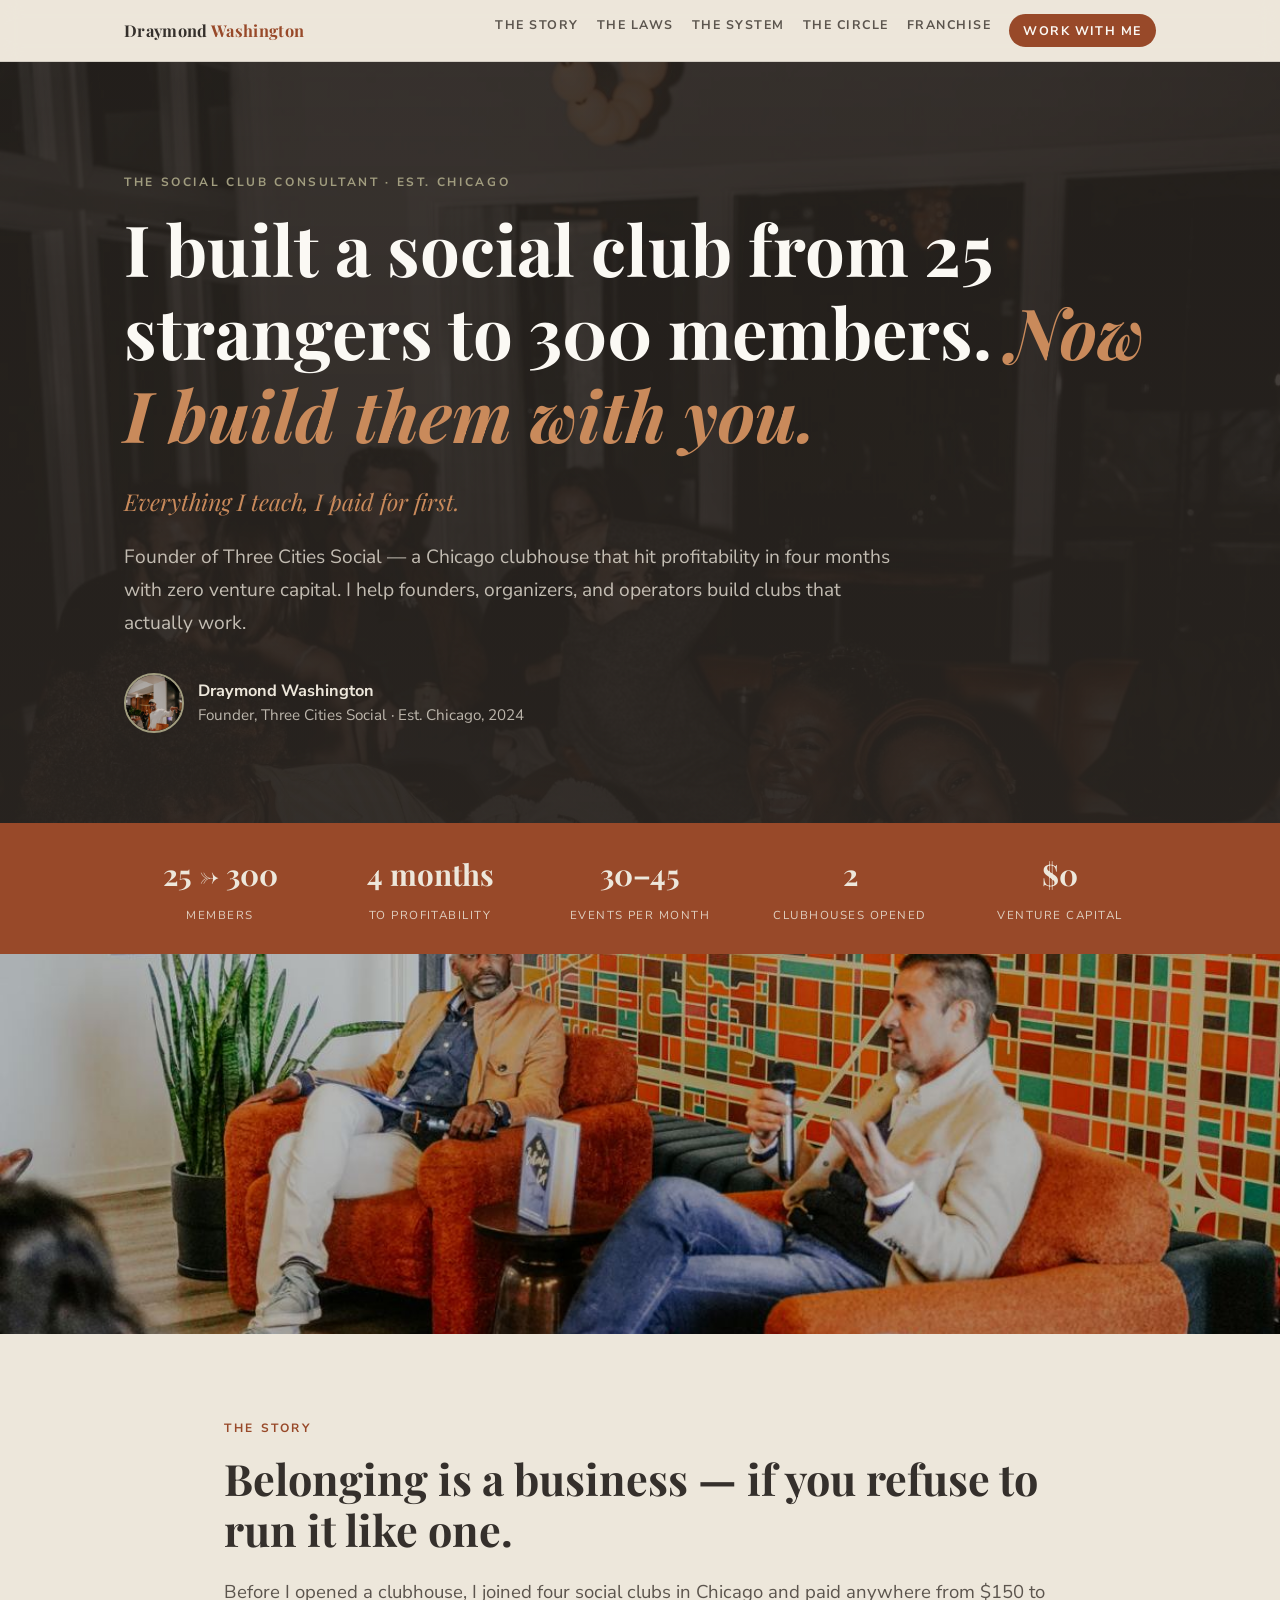
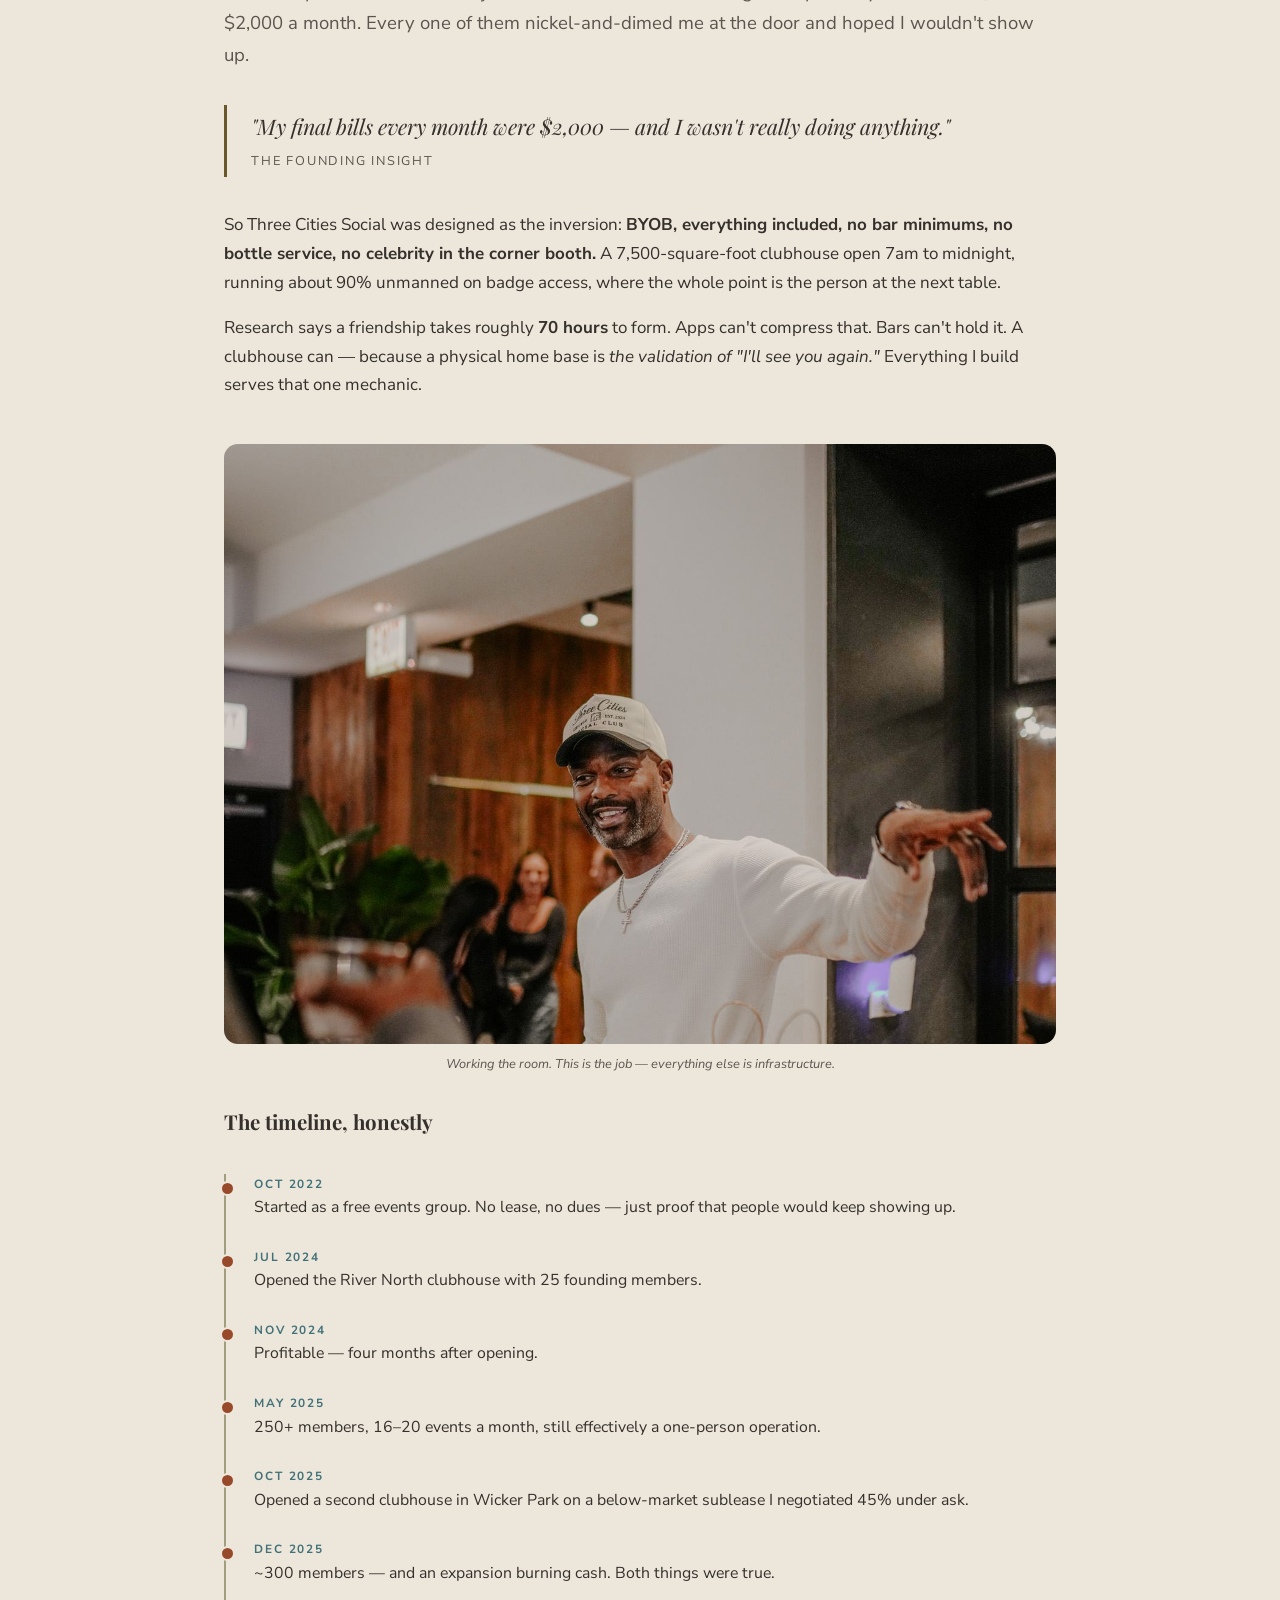
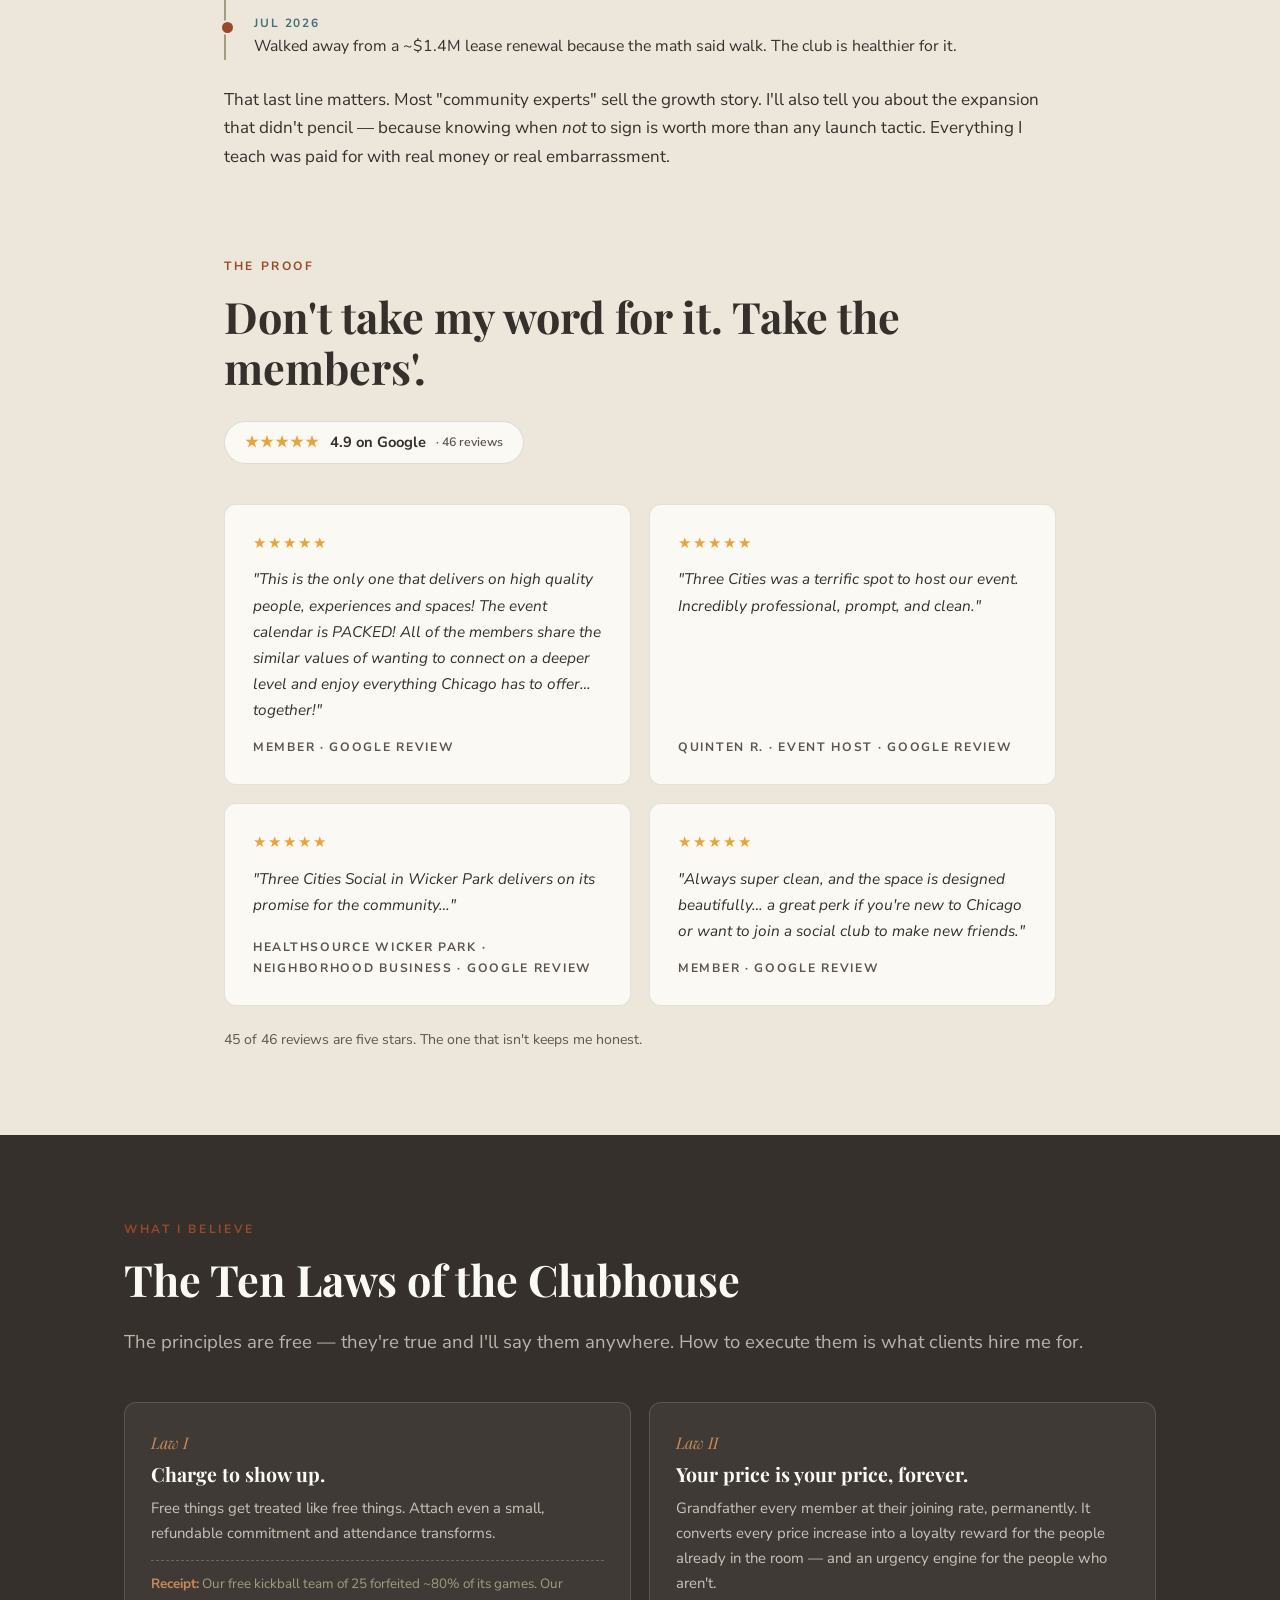
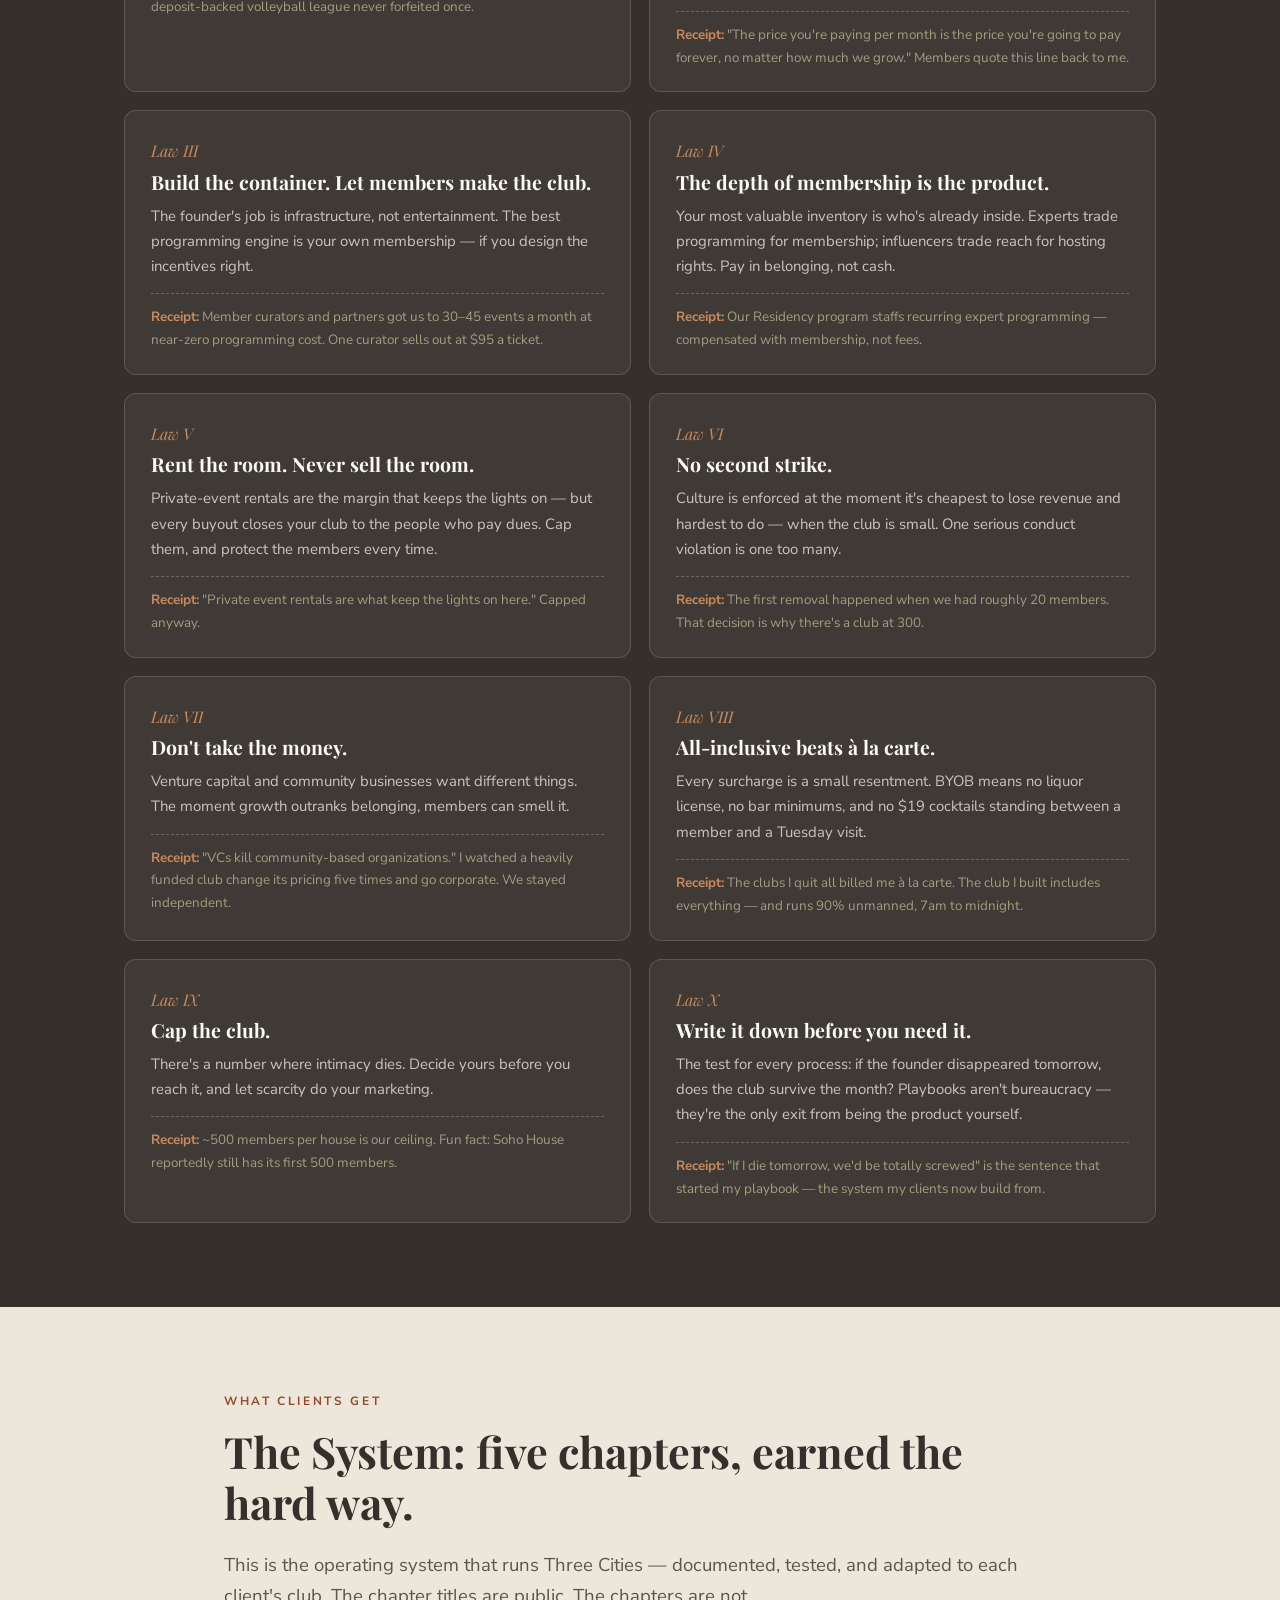
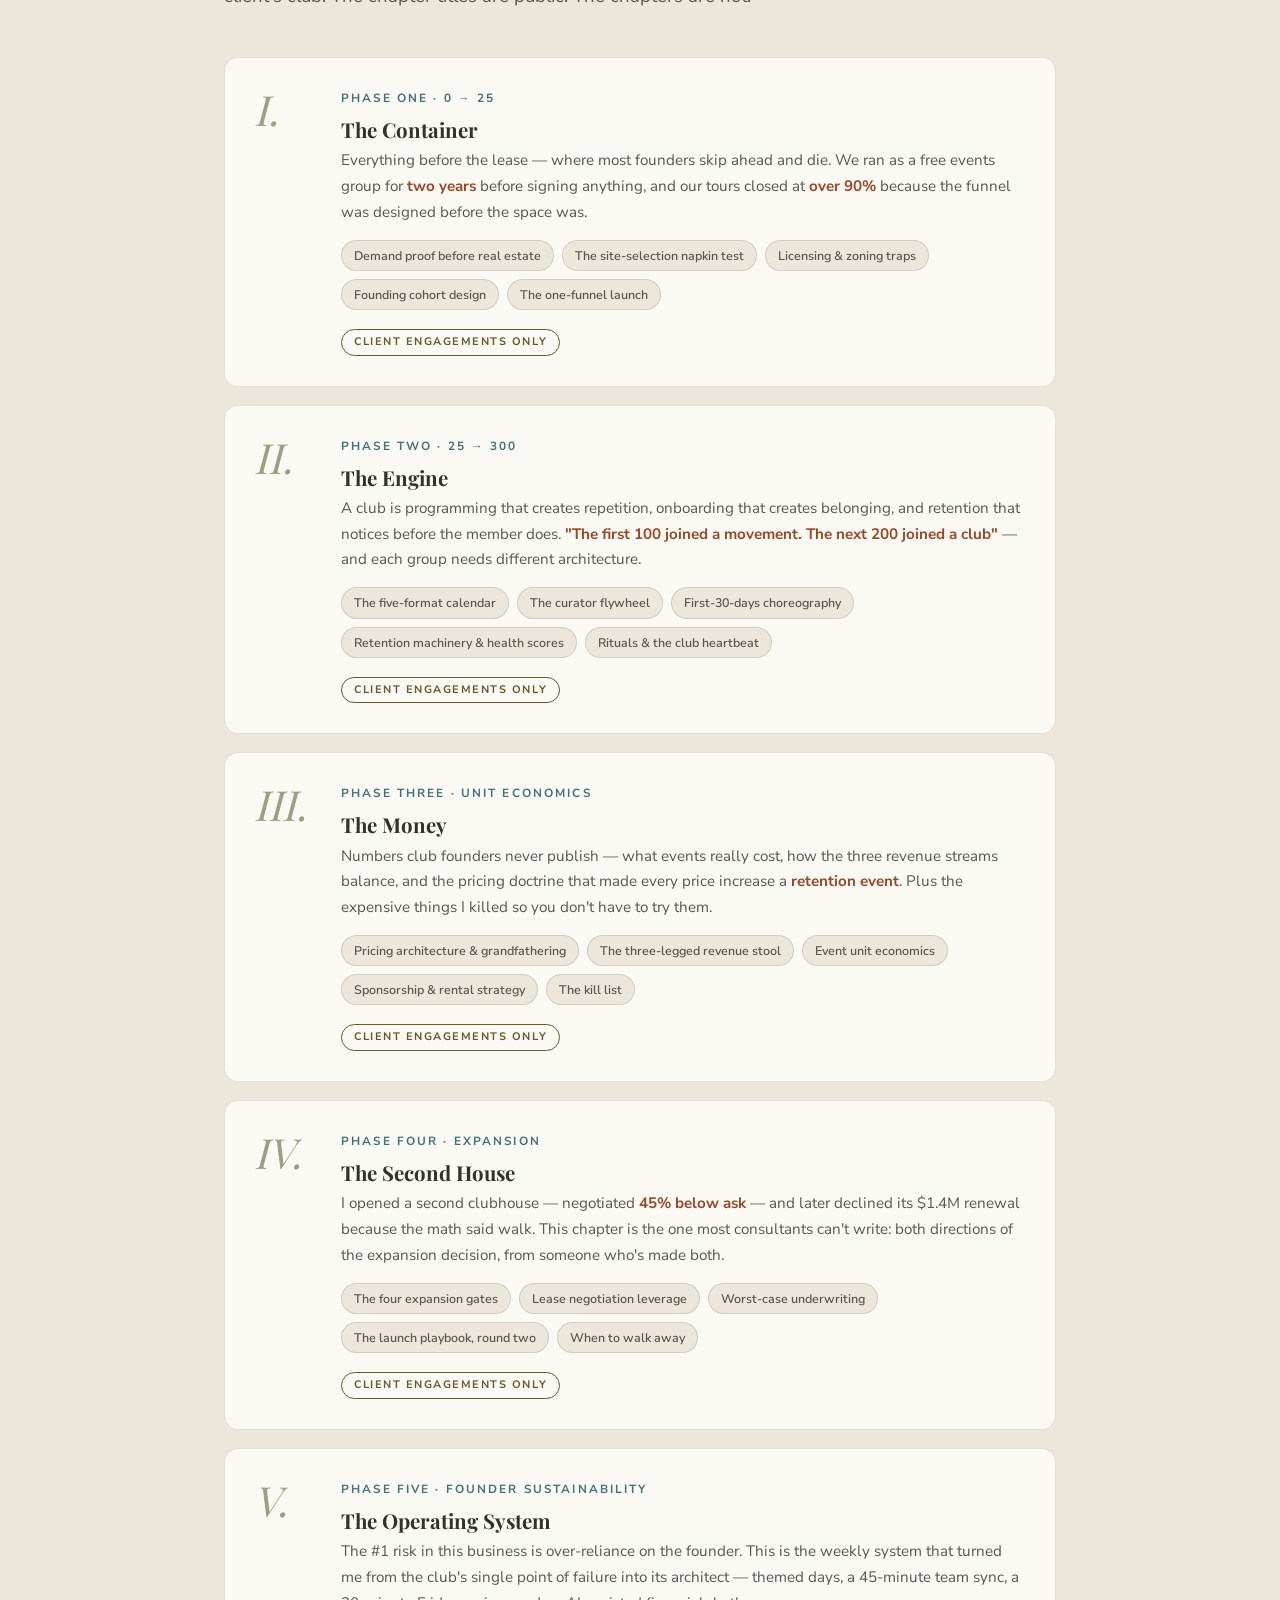
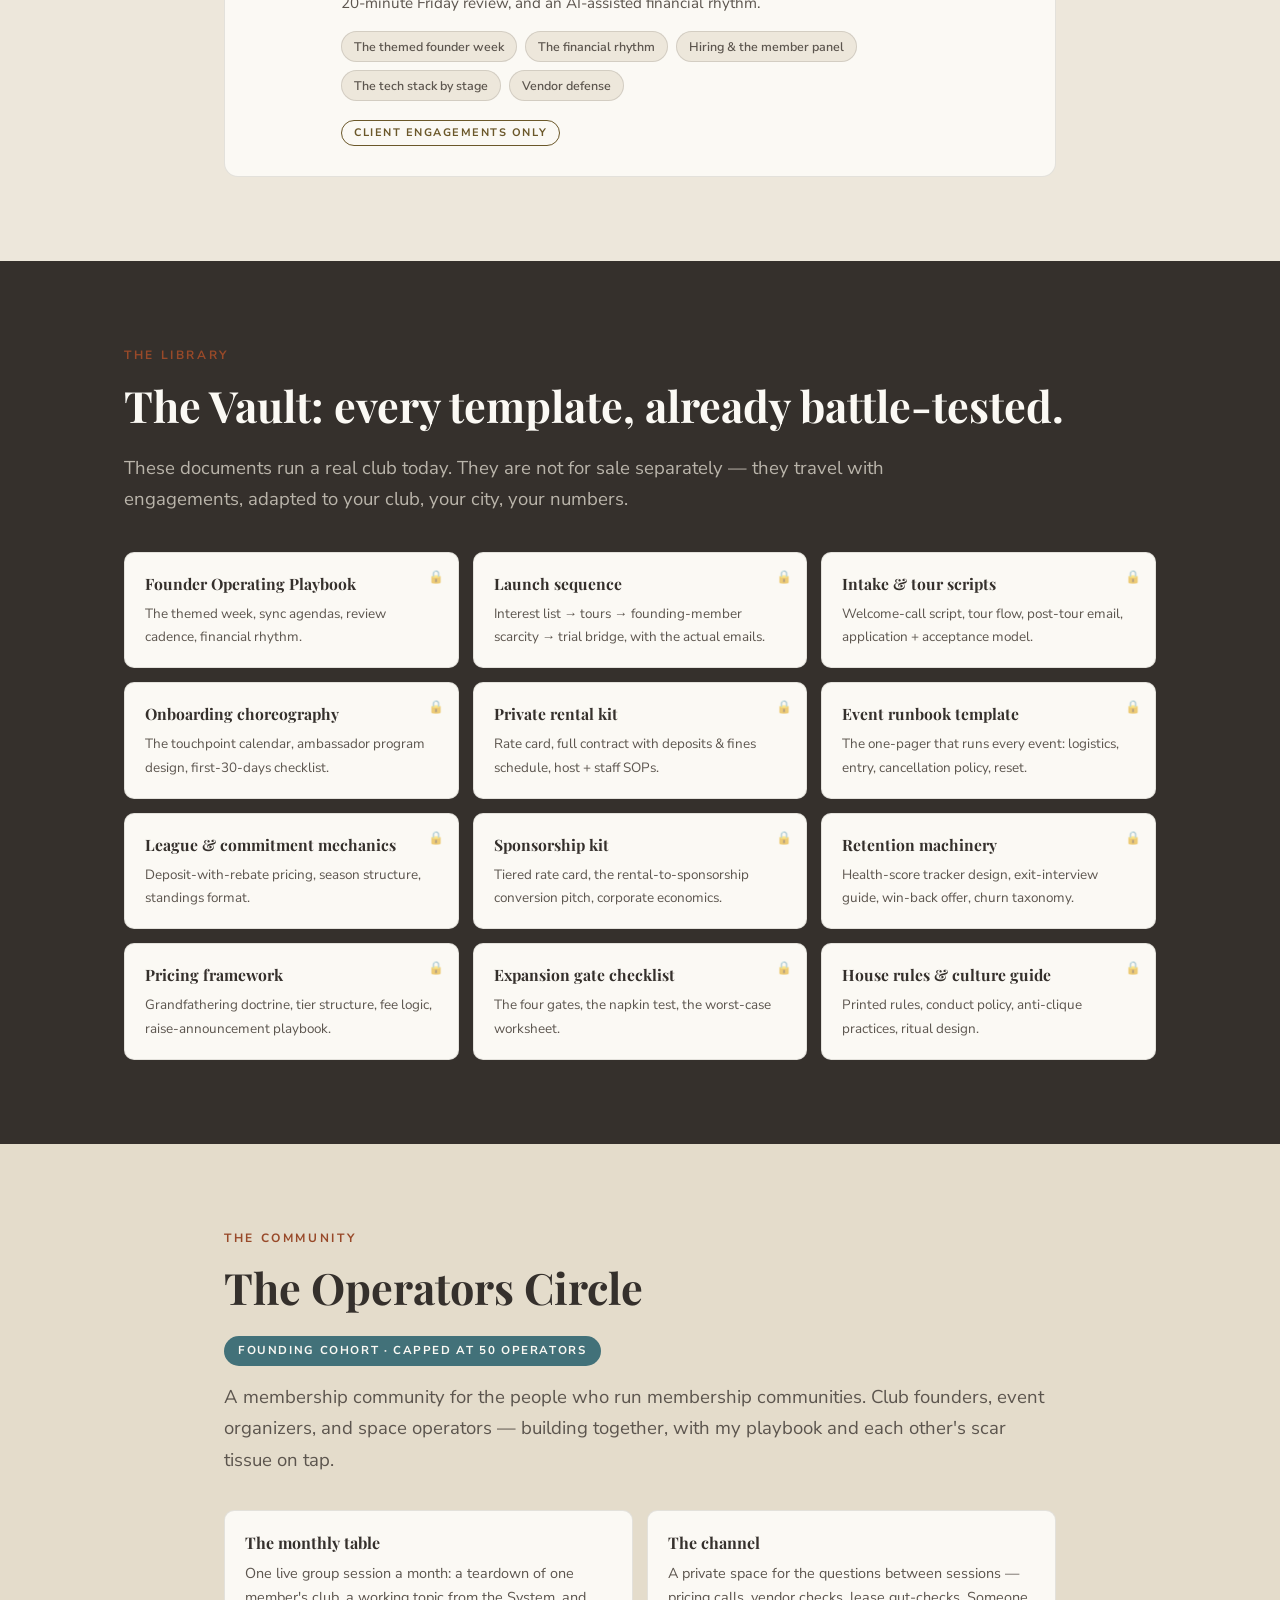
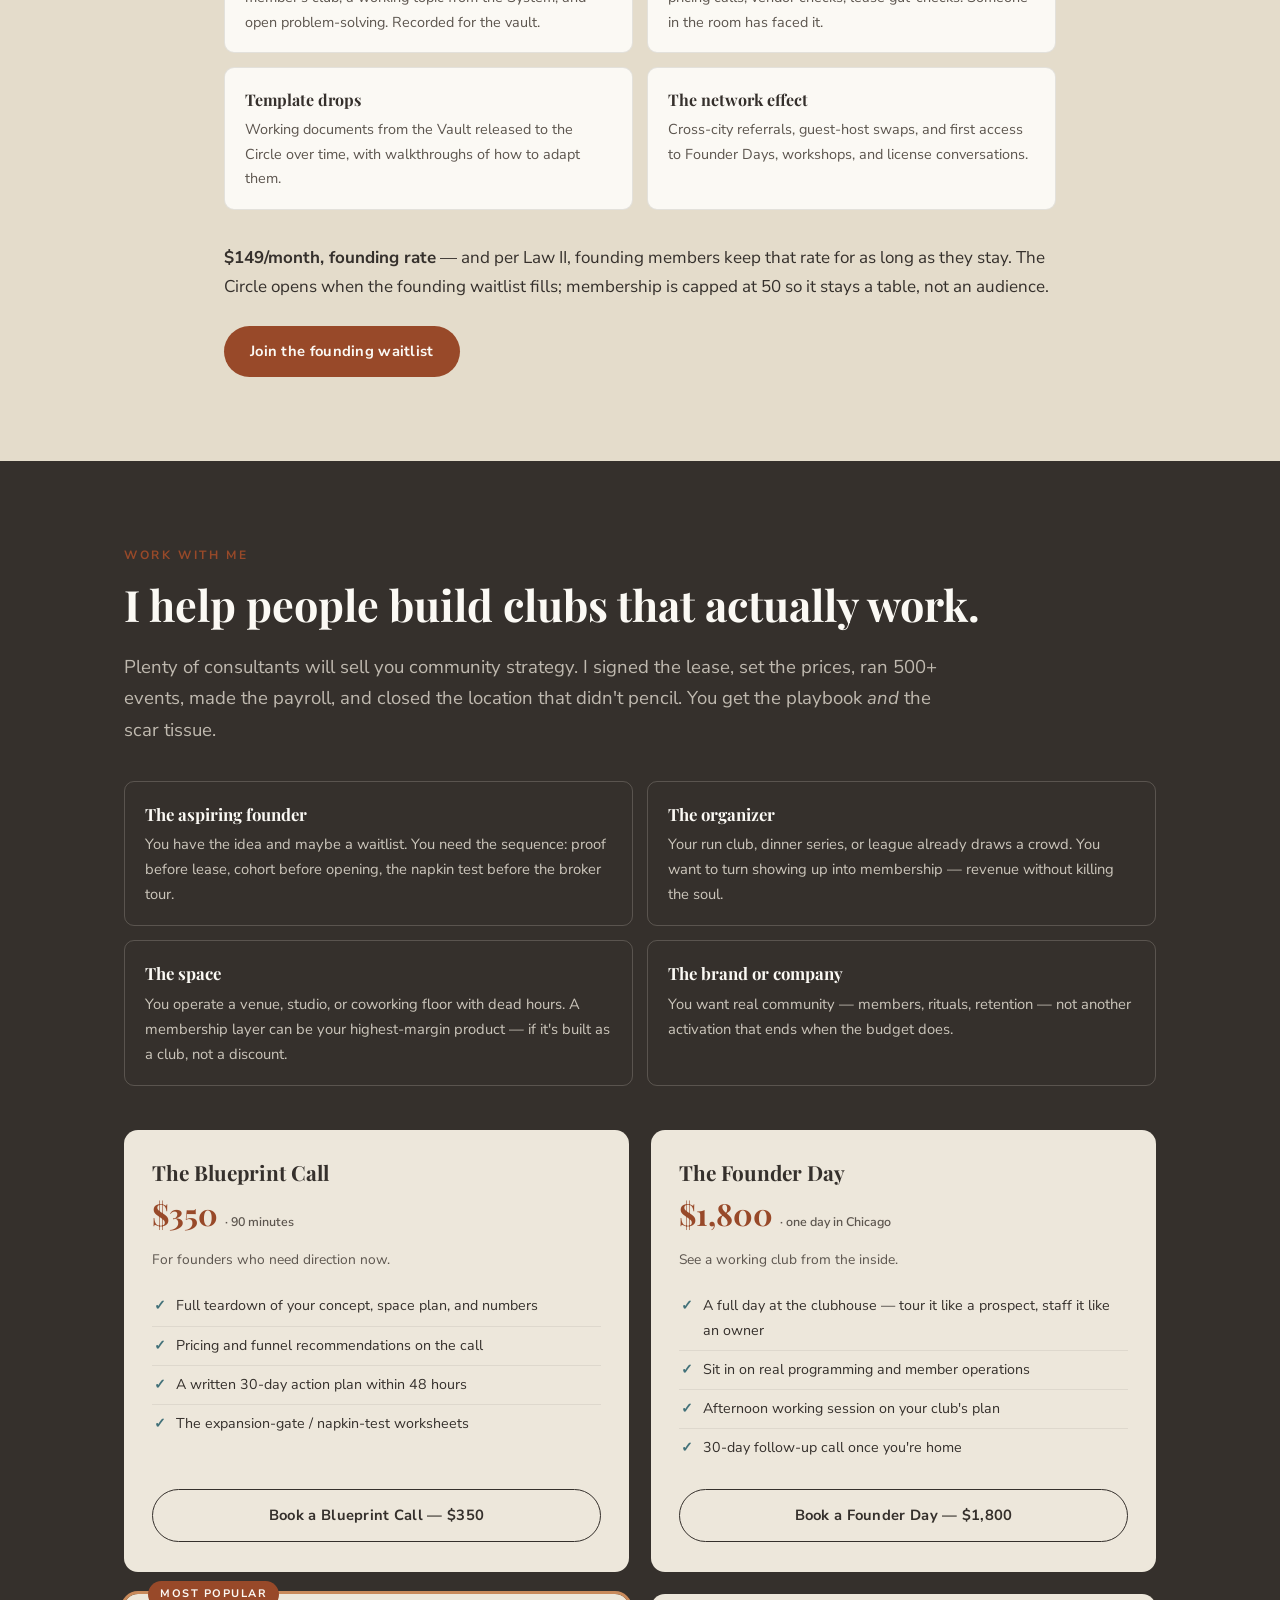
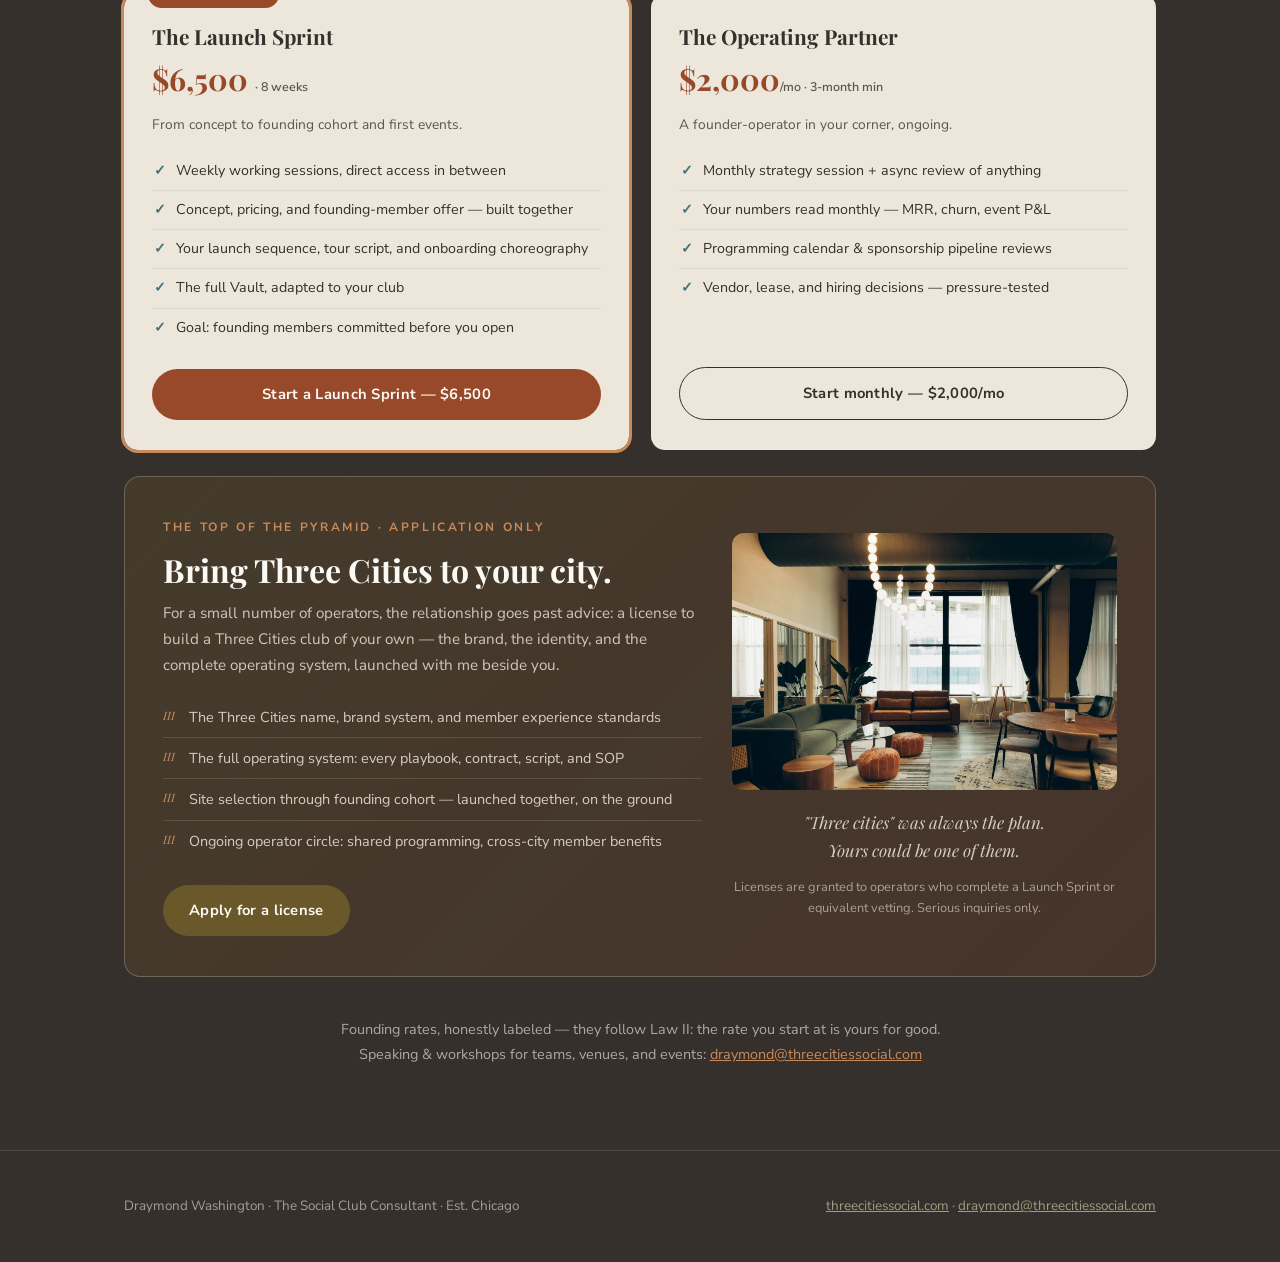
<file: index (44).html>
<!DOCTYPE html>
<html lang="en">
<head>
<meta charset="UTF-8">
<meta name="viewport" content="width=device-width, initial-scale=1.0">
<title>Draymond Washington — The Social Club Consultant</title>
<meta name="description" content="I built Three Cities Social from 25 strangers to 300 members — profitable in 4 months, no venture capital. I help founders, organizers, and operators build clubs that work. Advisory, launch sprints, and franchise licensing.">
<link rel="canonical" href="https://thesocialclubconsultant.com/">
<link rel="icon" href="data:image/svg+xml,%3Csvg xmlns='http://www.w3.org/2000/svg' viewBox='0 0 64 64'%3E%3Ccircle cx='32' cy='32' r='30' fill='%2335302C'/%3E%3Ccircle cx='32' cy='32' r='26' fill='none' stroke='%23A19D7F' stroke-width='2'/%3E%3Ctext x='32' y='40' text-anchor='middle' font-family='Georgia,serif' font-style='italic' font-weight='bold' font-size='22' fill='%23EDE7DB'%3EIII%3C/text%3E%3C/svg%3E">
<meta property="og:type" content="website">
<meta property="og:url" content="https://thesocialclubconsultant.com/">
<meta property="og:site_name" content="The Social Club Consultant">
<meta property="og:title" content="Draymond Washington — The Social Club Consultant">
<meta property="og:description" content="25 strangers to 300 members, profitable in 4 months, $0 VC. Everything I teach, I paid for first.">
<meta property="og:image" content="https://thesocialclubconsultant.com/fireside.jpg">
<meta name="twitter:card" content="summary_large_image">
<meta name="twitter:title" content="Draymond Washington — The Social Club Consultant">
<meta name="twitter:description" content="25 strangers to 300 members, profitable in 4 months, $0 VC. Everything I teach, I paid for first.">
<meta name="twitter:image" content="https://thesocialclubconsultant.com/fireside.jpg">
<link rel="preconnect" href="https://fonts.googleapis.com">
<link rel="preconnect" href="https://fonts.gstatic.com" crossorigin>
<link href="https://fonts.googleapis.com/css2?family=Playfair+Display:ital,wght@0,400;0,600;0,700;1,400&family=Nunito+Sans:ital,wght@0,300;0,400;0,600;0,700;1,400&display=swap" rel="stylesheet">
<style>
  :root {
    --paper: #EDE7DB;
    --paper-deep: #E4DCCB;
    --ink: #35302C;
    --ink-soft: #5C554E;
    --ocean: #427179;
    --gold: #6B582A;
    --autumn: #984929;
    --clay: #A19D7F;
    --white: #FBF9F4;
    --serif: 'Playfair Display', Georgia, 'Times New Roman', serif;
    --sans: 'Nunito Sans', 'Avenir Next', 'Segoe UI', sans-serif;
  }
  * { margin: 0; padding: 0; box-sizing: border-box; }
  html { scroll-behavior: smooth; scroll-padding-top: 76px; }
  body {
    font-family: var(--sans);
    background: var(--paper);
    color: var(--ink);
    line-height: 1.7;
    font-size: 17px;
  }
  ::selection { background: var(--ocean); color: var(--white); }

  /* ---------- Nav ---------- */
  nav {
    position: sticky; top: 0; z-index: 50;
    background: rgba(237,231,219,.92);
    backdrop-filter: blur(10px);
    border-bottom: 1px solid rgba(53,48,44,.14);
  }
  .nav-inner {
    max-width: 1080px; margin: 0 auto; padding: 14px 24px;
    display: flex; align-items: center; justify-content: space-between; gap: 16px;
  }
  .nav-mark {
    font-family: var(--serif); font-weight: 700; font-size: 1.02rem;
    letter-spacing: .02em; white-space: nowrap;
  }
  .nav-mark span { color: var(--autumn); }
  .nav-links { display: flex; gap: 18px; flex-wrap: wrap; justify-content: flex-end; }
  .nav-links a {
    color: var(--ink-soft); text-decoration: none; font-size: .78rem;
    text-transform: uppercase; letter-spacing: .12em; font-weight: 700;
  }
  .nav-links a:hover { color: var(--autumn); }
  .nav-links a.cta { color: var(--white); background: var(--autumn); padding: 6px 14px; border-radius: 999px; }
  .nav-links a.cta:hover { background: var(--gold); color: var(--white); }
  @media (max-width: 900px) { .nav-links a:not(.cta) { display: none; } }

  /* ---------- Shared ---------- */
  .wrap { max-width: 880px; margin: 0 auto; padding: 0 24px; }
  .wrap-wide { max-width: 1080px; margin: 0 auto; padding: 0 24px; }
  section { padding: 84px 0; }
  .kicker {
    font-size: .75rem; text-transform: uppercase; letter-spacing: .22em;
    font-weight: 700; color: var(--autumn); margin-bottom: 14px;
  }
  h1, h2, h3 { font-family: var(--serif); line-height: 1.18; }
  h2 { font-size: clamp(1.9rem, 4.4vw, 2.7rem); font-weight: 700; margin-bottom: 22px; }
  h3 { font-size: 1.28rem; font-weight: 700; margin: 34px 0 10px; }
  p + p { margin-top: 16px; }
  .lede { font-size: 1.16rem; color: var(--ink-soft); }
  em { font-style: italic; }
  .divider {
    max-width: 880px; margin: 0 auto; padding: 0 24px;
    display: flex; align-items: center; gap: 14px; color: var(--clay);
  }
  .divider::before, .divider::after { content: ""; flex: 1; border-top: 1px solid rgba(53,48,44,.16); }
  .divider svg { flex: none; }

  .pull {
    border-left: 3px solid var(--gold);
    padding: 6px 0 6px 24px; margin: 34px 0;
    font-family: var(--serif); font-size: 1.34rem; font-style: italic; line-height: 1.45;
    color: var(--ink);
  }
  .pull cite { display: block; font-family: var(--sans); font-style: normal; font-size: .8rem; text-transform: uppercase; letter-spacing: .14em; color: var(--ink-soft); margin-top: 10px; }

  /* ---------- Hero ---------- */
  header.hero {
    background:
      linear-gradient(180deg, rgba(42,37,33,.82) 0%, rgba(42,37,33,.9) 70%, rgba(42,37,33,.96) 100%),
      url('trivia.jpg') center 28% / cover no-repeat;
    background-color: var(--ink);
    color: var(--paper);
    padding: 110px 0 0; overflow: hidden; position: relative;
  }
  .hero-inner { max-width: 1080px; margin: 0 auto; padding: 0 24px 90px; position: relative; }
  .hero .kicker { color: var(--clay); }
  .hero h1 {
    font-size: clamp(2.5rem, 6.4vw, 4.4rem); font-weight: 700; max-width: 15em;
    margin-bottom: 26px; color: var(--white);
  }
  .hero h1 .accent { color: #C98A5B; font-style: italic; }
  .hero .lede { color: rgba(237,231,219,.78); max-width: 40em; font-size: 1.2rem; }
  .hero-byline { margin-top: 34px; display: flex; align-items: center; gap: 14px; }
  .hero-byline .founder-avatar {
    width: 60px; height: 60px; border: 2px solid var(--clay); border-radius: 50%;
    object-fit: cover; object-position: center 20%; flex: none; display: block;
  }
  .hero-byline p { font-size: .95rem; color: rgba(237,231,219,.75); line-height: 1.45; }
  .hero-byline p strong { color: var(--paper); display: block; font-size: 1.02rem; }
  .statbar { background: var(--autumn); color: var(--paper); }
  .statbar-inner {
    max-width: 1080px; margin: 0 auto; padding: 26px 24px;
    display: grid; grid-template-columns: repeat(5, 1fr); gap: 18px; text-align: center;
  }
  .statbar b { display: block; font-family: var(--serif); font-size: clamp(1.3rem, 2.6vw, 1.85rem); font-weight: 700; }
  .statbar small { font-size: .72rem; text-transform: uppercase; letter-spacing: .13em; opacity: .85; }
  @media (max-width: 760px) { .statbar-inner { grid-template-columns: repeat(2, 1fr); } .statbar-inner div:last-child { grid-column: span 2; } }

  /* ---------- Photos ---------- */
  .photoband img { width: 100%; height: 380px; object-fit: cover; object-position: center 60%; display: block; }
  @media (max-width: 700px) { .photoband img { height: 200px; } }
  .founder-figure { margin: 44px 0 8px; }
  .founder-figure img {
    width: 100%; max-height: 600px; object-fit: cover; object-position: center 28%;
    border-radius: 14px; display: block;
  }
  .founder-figure figcaption { font-size: .8rem; color: var(--ink-soft); margin-top: 10px; text-align: center; font-style: italic; }

  /* ---------- Timeline ---------- */
  .timeline { margin: 40px 0 8px; border-left: 2px solid var(--clay); padding-left: 28px; }
  .tl-item { position: relative; padding-bottom: 26px; }
  .tl-item:last-child { padding-bottom: 0; }
  .tl-item::before {
    content: ""; position: absolute; left: -34.5px; top: 7px;
    width: 11px; height: 11px; border-radius: 50%; background: var(--autumn);
    border: 2px solid var(--paper);
  }
  .tl-item .when { font-size: .74rem; text-transform: uppercase; letter-spacing: .16em; font-weight: 700; color: var(--ocean); }
  .tl-item .what { font-size: .99rem; }

  /* ---------- Testimonials ---------- */
  .gbadge {
    display: inline-flex; align-items: center; gap: 10px;
    background: var(--white); border: 1px solid rgba(53,48,44,.14); border-radius: 999px;
    padding: 8px 20px; font-size: .92rem; font-weight: 700; margin-top: 6px;
  }
  .gbadge .stars { color: #E8A33D; letter-spacing: 2px; }
  .gbadge small { font-weight: 600; color: var(--ink-soft); }
  .quotes { display: grid; grid-template-columns: repeat(2, 1fr); gap: 18px; margin-top: 40px; }
  @media (max-width: 760px) { .quotes { grid-template-columns: 1fr; } }
  .quote {
    background: var(--white); border: 1px solid rgba(53,48,44,.12); border-radius: 12px;
    padding: 26px 28px; display: flex; flex-direction: column;
  }
  .quote .stars { color: #E8A33D; letter-spacing: 2px; font-size: .95rem; margin-bottom: 10px; }
  .quote p { font-size: .96rem; font-style: italic; flex: 1; }
  .quote cite { display: block; margin-top: 14px; font-style: normal; font-size: .76rem; text-transform: uppercase; letter-spacing: .14em; color: var(--ink-soft); font-weight: 700; }

  /* ---------- Circle ---------- */
  .circle-section { background: var(--paper-deep); }
  .circle-grid { display: grid; grid-template-columns: repeat(2, 1fr); gap: 14px; margin: 34px 0; }
  @media (max-width: 720px) { .circle-grid { grid-template-columns: 1fr; } }
  .circle-grid > div {
    background: var(--white); border: 1px solid rgba(53,48,44,.12); border-radius: 10px;
    padding: 18px 20px; font-size: .9rem; color: var(--ink-soft);
  }
  .circle-grid b { display: block; font-family: var(--serif); font-size: 1rem; color: var(--ink); margin-bottom: 4px; }
  .founding-chip {
    display: inline-block; background: var(--ocean); color: var(--white); border-radius: 999px;
    font-size: .72rem; font-weight: 700; text-transform: uppercase; letter-spacing: .14em; padding: 5px 14px; margin-bottom: 16px;
  }

  /* ---------- Laws ---------- */
  .laws-section { background: var(--ink); color: var(--paper); }
  .laws-section h2, .laws-section h3 { color: var(--white); }
  .laws-section .lede { color: rgba(237,231,219,.72); }
  .laws { display: grid; grid-template-columns: 1fr 1fr; gap: 18px; margin-top: 44px; }
  @media (max-width: 760px) { .laws { grid-template-columns: 1fr; } }
  .law {
    background: rgba(251,249,244,.05); border: 1px solid rgba(237,231,219,.16);
    border-radius: 12px; padding: 26px 26px 22px;
  }
  .law .num { font-family: var(--serif); font-style: italic; font-size: 1rem; color: #C98A5B; }
  .law h3 { margin: 6px 0 10px; font-size: 1.22rem; }
  .law p { font-size: .93rem; color: rgba(237,231,219,.8); }
  .law .receipt { margin-top: 14px; padding-top: 12px; border-top: 1px dashed rgba(237,231,219,.25); font-size: .84rem; color: var(--clay); }
  .law .receipt b { color: #C98A5B; font-weight: 700; }

  /* ---------- System (gated chapters) ---------- */
  .lock-chip {
    display: inline-flex; align-items: center; gap: 6px;
    font-size: .68rem; font-weight: 700; text-transform: uppercase; letter-spacing: .14em;
    color: var(--gold); border: 1px solid var(--gold); border-radius: 999px; padding: 3px 12px;
  }
  .sys { display: grid; grid-template-columns: 1fr; gap: 18px; margin-top: 44px; }
  .sys-chapter {
    background: var(--white); border: 1px solid rgba(53,48,44,.12); border-radius: 14px;
    padding: 30px 32px; display: grid; grid-template-columns: 64px 1fr; gap: 20px;
  }
  @media (max-width: 640px) { .sys-chapter { grid-template-columns: 1fr; } }
  .sys-num { font-family: var(--serif); font-style: italic; font-size: 2.6rem; color: var(--clay); line-height: 1; }
  .sys-chapter h3 { margin: 0 0 6px; }
  .sys-chapter .range { font-size: .74rem; text-transform: uppercase; letter-spacing: .18em; font-weight: 700; color: var(--ocean); margin-bottom: 10px; }
  .sys-chapter p.tease { font-size: .95rem; color: var(--ink-soft); margin-bottom: 14px; }
  .sys-chapter p.tease b { color: var(--autumn); }
  .sys-inside { display: flex; flex-wrap: wrap; gap: 8px; margin-bottom: 16px; }
  .sys-inside span {
    font-size: .78rem; font-weight: 600; color: var(--ink-soft);
    background: var(--paper); border: 1px solid rgba(53,48,44,.14); border-radius: 999px; padding: 4px 12px;
  }

  /* ---------- Vault ---------- */
  .vault { display: grid; grid-template-columns: repeat(3, 1fr); gap: 14px; margin-top: 36px; }
  @media (max-width: 860px) { .vault { grid-template-columns: repeat(2, 1fr); } }
  @media (max-width: 560px) { .vault { grid-template-columns: 1fr; } }
  .vault-item {
    background: var(--white); border: 1px solid rgba(53,48,44,.12); border-radius: 10px;
    padding: 18px 20px; font-size: .88rem; position: relative;
  }
  .vault-item b { display: block; font-family: var(--serif); font-size: .98rem; margin-bottom: 4px; padding-right: 26px; color: var(--ink); }
  .vault-item span { color: var(--ink-soft); font-size: .84rem; }
  .vault-item::after {
    content: "🔒"; position: absolute; top: 14px; right: 14px; font-size: .8rem; opacity: .55;
  }

  /* ---------- Offer ---------- */
  .offer-section { background: var(--ink); color: var(--paper); }
  .offer-section h2 { color: var(--white); }
  .offer-section .lede { color: rgba(237,231,219,.75); }
  .icp { display: grid; grid-template-columns: repeat(2, 1fr); gap: 14px; margin: 34px 0 10px; }
  @media (max-width: 720px) { .icp { grid-template-columns: 1fr; } }
  .icp div { border: 1px solid rgba(237,231,219,.2); border-radius: 10px; padding: 18px 20px; font-size: .92rem; color: rgba(237,231,219,.82); }
  .icp b { display: block; font-family: var(--serif); font-size: 1.05rem; color: var(--white); margin-bottom: 4px; }
  .tiers { display: grid; grid-template-columns: repeat(2, 1fr); gap: 22px; margin-top: 44px; }
  @media (max-width: 860px) { .tiers { grid-template-columns: 1fr; } }
  .tier {
    background: var(--paper); color: var(--ink); border-radius: 14px; padding: 30px 28px;
    display: flex; flex-direction: column;
  }
  .tier.feature { outline: 3px solid #C98A5B; position: relative; }
  .tier.feature::before {
    content: "Most popular"; position: absolute; top: -13px; left: 24px;
    background: var(--autumn); color: var(--white); font-size: .68rem; font-weight: 700;
    text-transform: uppercase; letter-spacing: .14em; padding: 4px 12px; border-radius: 999px;
  }
  .tier h3 { margin: 0 0 4px; font-size: 1.3rem; }
  .tier .price { font-family: var(--serif); font-size: 1.9rem; font-weight: 700; color: var(--autumn); }
  .tier .price small { font-family: var(--sans); font-size: .78rem; font-weight: 600; color: var(--ink-soft); }
  .tier p.sub { font-size: .86rem; color: var(--ink-soft); margin: 8px 0 16px; }
  .tier ul { list-style: none; margin: 0 0 22px; flex: 1; }
  .tier ul li { font-size: .89rem; padding: 7px 0 7px 24px; position: relative; border-bottom: 1px solid rgba(53,48,44,.08); }
  .tier ul li:last-child { border-bottom: none; }
  .tier ul li::before { content: "✓"; position: absolute; left: 2px; color: var(--ocean); font-weight: 700; }
  .btn {
    display: inline-block; text-align: center; text-decoration: none; font-weight: 700;
    font-size: .92rem; padding: 13px 26px; border-radius: 999px; letter-spacing: .02em;
  }
  .btn-solid { background: var(--autumn); color: var(--white); }
  .btn-solid:hover { background: var(--gold); }
  .btn-line { border: 1.5px solid var(--ink); color: var(--ink); }
  .btn-line:hover { border-color: var(--autumn); color: var(--autumn); }
  .btn-gold { background: var(--gold); color: var(--white); }
  .btn-gold:hover { background: var(--autumn); }
  .offer-foot { margin-top: 40px; text-align: center; font-size: .9rem; color: rgba(237,231,219,.66); }
  .offer-foot a { color: #C98A5B; }

  /* ---------- Franchise ---------- */
  .franchise {
    margin-top: 26px; border: 1px solid rgba(237,231,219,.25); border-radius: 16px;
    background: linear-gradient(135deg, rgba(107,88,42,.28), rgba(152,73,41,.18));
    padding: 40px 38px; display: grid; grid-template-columns: 1.4fr 1fr; gap: 30px; align-items: center;
  }
  @media (max-width: 820px) { .franchise { grid-template-columns: 1fr; } }
  .franchise .kicker { color: #C98A5B; }
  .franchise h3 { font-size: clamp(1.5rem, 3vw, 2rem); color: var(--white); margin: 0 0 12px; }
  .franchise p { font-size: .95rem; color: rgba(237,231,219,.82); }
  .franchise ul { list-style: none; margin: 0 0 24px; }
  .franchise ul li { font-size: .9rem; color: rgba(237,231,219,.85); padding: 8px 0 8px 26px; position: relative; border-bottom: 1px solid rgba(237,231,219,.14); }
  .franchise ul li:last-child { border-bottom: none; }
  .franchise ul li::before { content: "III"; position: absolute; left: 0; top: 9px; font-family: var(--serif); font-style: italic; font-size: .72rem; color: #C98A5B; }
  .franchise .side { text-align: center; }
  .franchise .side .seal-lg {
    width: 84px; height: 84px; border: 2px solid #C98A5B; border-radius: 50%;
    display: flex; align-items: center; justify-content: center; margin: 0 auto 18px;
    font-family: var(--serif); font-weight: 700; font-size: 1.7rem; color: var(--paper); letter-spacing: .04em;
  }
  .franchise .side p { font-size: .8rem; margin: 12px 0 0; color: rgba(237,231,219,.6); }

  /* ---------- Footer ---------- */
  footer { background: var(--ink); color: rgba(237,231,219,.6); border-top: 1px solid rgba(237,231,219,.14); }
  .foot-inner { max-width: 1080px; margin: 0 auto; padding: 44px 24px; display: flex; justify-content: space-between; gap: 20px; flex-wrap: wrap; font-size: .84rem; }
  footer a { color: var(--clay); }
</style>
</head>
<body>

<nav>
  <div class="nav-inner">
    <div class="nav-mark">Draymond <span>Washington</span></div>
    <div class="nav-links">
      <a href="#story">The Story</a>
      <a href="#laws">The Laws</a>
      <a href="#system">The System</a>
      <a href="#circle">The Circle</a>
      <a href="#franchise">Franchise</a>
      <a href="#work" class="cta">Work with me</a>
    </div>
  </div>
</nav>

<header class="hero">
  <div class="hero-inner">
    <div class="kicker">The Social Club Consultant · Est. Chicago</div>
    <h1>I built a social club from 25 strangers to 300 members. <span class="accent">Now I build them with you.</span></h1>
    <p style="font-family:var(--serif); font-style:italic; font-size:clamp(1.15rem, 2.4vw, 1.45rem); color:#C98A5B; margin-bottom:20px;">Everything I teach, I paid for first.</p>
    <p class="lede">Founder of Three Cities Social — a Chicago clubhouse that hit profitability in four months with zero venture capital. I help founders, organizers, and operators build clubs that actually work.</p>
    <div class="hero-byline">
      <img class="founder-avatar" src="draymond.jpg" alt="Draymond Washington">
      <p><strong>Draymond Washington</strong>Founder, Three Cities Social · Est. Chicago, 2024</p>
    </div>
  </div>
  <div class="statbar">
    <div class="statbar-inner">
      <div><b>25 → 300</b><small>members</small></div>
      <div><b>4 months</b><small>to profitability</small></div>
      <div><b>30–45</b><small>events per month</small></div>
      <div><b>2</b><small>clubhouses opened</small></div>
      <div><b>$0</b><small>venture capital</small></div>
    </div>
  </div>
</header>

<div class="photoband">
  <img src="fireside.jpg" alt="A fireside author talk in front of the Chicago map mural at Three Cities Social">
</div>

<!-- ============ STORY ============ -->
<section id="story">
  <div class="wrap">
    <div class="kicker">The story</div>
    <h2>Belonging is a business — if you refuse to run it like one.</h2>
    <p class="lede">Before I opened a clubhouse, I joined four social clubs in Chicago and paid anywhere from $150 to $2,000 a month. Every one of them nickel-and-dimed me at the door and hoped I wouldn't show up.</p>
    <div class="pull">"My final bills every month were $2,000 — and I wasn't really doing anything."<cite>The founding insight</cite></div>
    <p>So Three Cities Social was designed as the inversion: <strong>BYOB, everything included, no bar minimums, no bottle service, no celebrity in the corner booth.</strong> A 7,500-square-foot clubhouse open 7am to midnight, running about 90% unmanned on badge access, where the whole point is the person at the next table.</p>
    <p>Research says a friendship takes roughly <strong>70 hours</strong> to form. Apps can't compress that. Bars can't hold it. A clubhouse can — because a physical home base is <em>the validation of "I'll see you again."</em> Everything I build serves that one mechanic.</p>

    <figure class="founder-figure">
      <img src="draymond.jpg" alt="Draymond Washington in a Three Cities cap greeting members at the clubhouse front desk">
      <figcaption>Working the room. This is the job — everything else is infrastructure.</figcaption>
    </figure>

    <h3>The timeline, honestly</h3>
    <div class="timeline">
      <div class="tl-item"><div class="when">Oct 2022</div><div class="what">Started as a free events group. No lease, no dues — just proof that people would keep showing up.</div></div>
      <div class="tl-item"><div class="when">Jul 2024</div><div class="what">Opened the River North clubhouse with 25 founding members.</div></div>
      <div class="tl-item"><div class="when">Nov 2024</div><div class="what">Profitable — four months after opening.</div></div>
      <div class="tl-item"><div class="when">May 2025</div><div class="what">250+ members, 16–20 events a month, still effectively a one-person operation.</div></div>
      <div class="tl-item"><div class="when">Oct 2025</div><div class="what">Opened a second clubhouse in Wicker Park on a below-market sublease I negotiated 45% under ask.</div></div>
      <div class="tl-item"><div class="when">Dec 2025</div><div class="what">~300 members — and an expansion burning cash. Both things were true.</div></div>
      <div class="tl-item"><div class="when">Jul 2026</div><div class="what">Walked away from a ~$1.4M lease renewal because the math said walk. The club is healthier for it.</div></div>
    </div>
    <p style="margin-top:26px">That last line matters. Most "community experts" sell the growth story. I'll also tell you about the expansion that didn't pencil — because knowing when <em>not</em> to sign is worth more than any launch tactic. Everything I teach was paid for with real money or real embarrassment.</p>
  </div>
</section>

<!-- ============ TESTIMONIALS ============ -->
<section id="proof" style="padding-top:0">
  <div class="wrap">
    <div class="kicker">The proof</div>
    <h2>Don't take my word for it. Take the members'.</h2>
    <div class="gbadge"><span class="stars">★★★★★</span> 4.9 on Google <small>· 46 reviews</small></div>
    <div class="quotes">
      <div class="quote"><div class="stars">★★★★★</div>
        <p>"This is the only one that delivers on high quality people, experiences and spaces! The event calendar is PACKED! All of the members share the similar values of wanting to connect on a deeper level and enjoy everything Chicago has to offer… together!"</p>
        <cite>Member · Google review</cite></div>
      <div class="quote"><div class="stars">★★★★★</div>
        <p>"Three Cities was a terrific spot to host our event. Incredibly professional, prompt, and clean."</p>
        <cite>Quinten R. · event host · Google review</cite></div>
      <div class="quote"><div class="stars">★★★★★</div>
        <p>"Three Cities Social in Wicker Park delivers on its promise for the community…"</p>
        <cite>HealthSource Wicker Park · neighborhood business · Google review</cite></div>
      <div class="quote"><div class="stars">★★★★★</div>
        <p>"Always super clean, and the space is designed beautifully… a great perk if you're new to Chicago or want to join a social club to make new friends."</p>
        <cite>Member · Google review</cite></div>
    </div>
    <p style="margin-top:22px; font-size:.88rem; color:var(--ink-soft)">45 of 46 reviews are five stars. The one that isn't keeps me honest.</p>
  </div>
</section>

<!-- ============ LAWS ============ -->
<section id="laws" class="laws-section">
  <div class="wrap-wide">
    <div class="kicker">What I believe</div>
    <h2>The Ten Laws of the Clubhouse</h2>
    <p class="lede">The principles are free — they're true and I'll say them anywhere. How to execute them is what clients hire me for.</p>
    <div class="laws">
      <div class="law"><div class="num">Law I</div><h3>Charge to show up.</h3>
        <p>Free things get treated like free things. Attach even a small, refundable commitment and attendance transforms.</p>
        <div class="receipt"><b>Receipt:</b> Our free kickball team of 25 forfeited ~80% of its games. Our deposit-backed volleyball league never forfeited once.</div></div>
      <div class="law"><div class="num">Law II</div><h3>Your price is your price, forever.</h3>
        <p>Grandfather every member at their joining rate, permanently. It converts every price increase into a loyalty reward for the people already in the room — and an urgency engine for the people who aren't.</p>
        <div class="receipt"><b>Receipt:</b> "The price you're paying per month is the price you're going to pay forever, no matter how much we grow." Members quote this line back to me.</div></div>
      <div class="law"><div class="num">Law III</div><h3>Build the container. Let members make the club.</h3>
        <p>The founder's job is infrastructure, not entertainment. The best programming engine is your own membership — if you design the incentives right.</p>
        <div class="receipt"><b>Receipt:</b> Member curators and partners got us to 30–45 events a month at near-zero programming cost. One curator sells out at $95 a ticket.</div></div>
      <div class="law"><div class="num">Law IV</div><h3>The depth of membership is the product.</h3>
        <p>Your most valuable inventory is who's already inside. Experts trade programming for membership; influencers trade reach for hosting rights. Pay in belonging, not cash.</p>
        <div class="receipt"><b>Receipt:</b> Our Residency program staffs recurring expert programming — compensated with membership, not fees.</div></div>
      <div class="law"><div class="num">Law V</div><h3>Rent the room. Never sell the room.</h3>
        <p>Private-event rentals are the margin that keeps the lights on — but every buyout closes your club to the people who pay dues. Cap them, and protect the members every time.</p>
        <div class="receipt"><b>Receipt:</b> "Private event rentals are what keep the lights on here." Capped anyway.</div></div>
      <div class="law"><div class="num">Law VI</div><h3>No second strike.</h3>
        <p>Culture is enforced at the moment it's cheapest to lose revenue and hardest to do — when the club is small. One serious conduct violation is one too many.</p>
        <div class="receipt"><b>Receipt:</b> The first removal happened when we had roughly 20 members. That decision is why there's a club at 300.</div></div>
      <div class="law"><div class="num">Law VII</div><h3>Don't take the money.</h3>
        <p>Venture capital and community businesses want different things. The moment growth outranks belonging, members can smell it.</p>
        <div class="receipt"><b>Receipt:</b> "VCs kill community-based organizations." I watched a heavily funded club change its pricing five times and go corporate. We stayed independent.</div></div>
      <div class="law"><div class="num">Law VIII</div><h3>All-inclusive beats à la carte.</h3>
        <p>Every surcharge is a small resentment. BYOB means no liquor license, no bar minimums, and no $19 cocktails standing between a member and a Tuesday visit.</p>
        <div class="receipt"><b>Receipt:</b> The clubs I quit all billed me à la carte. The club I built includes everything — and runs 90% unmanned, 7am to midnight.</div></div>
      <div class="law"><div class="num">Law IX</div><h3>Cap the club.</h3>
        <p>There's a number where intimacy dies. Decide yours before you reach it, and let scarcity do your marketing.</p>
        <div class="receipt"><b>Receipt:</b> ~500 members per house is our ceiling. Fun fact: Soho House reportedly still has its first 500 members.</div></div>
      <div class="law"><div class="num">Law X</div><h3>Write it down before you need it.</h3>
        <p>The test for every process: if the founder disappeared tomorrow, does the club survive the month? Playbooks aren't bureaucracy — they're the only exit from being the product yourself.</p>
        <div class="receipt"><b>Receipt:</b> "If I die tomorrow, we'd be totally screwed" is the sentence that started my playbook — the system my clients now build from.</div></div>
    </div>
  </div>
</section>

<!-- ============ SYSTEM ============ -->
<section id="system">
  <div class="wrap">
    <div class="kicker">What clients get</div>
    <h2>The System: five chapters, earned the hard way.</h2>
    <p class="lede">This is the operating system that runs Three Cities — documented, tested, and adapted to each client's club. The chapter titles are public. The chapters are not.</p>
    <div class="sys">
      <div class="sys-chapter">
        <div class="sys-num">I.</div>
        <div>
          <div class="range">Phase one · 0 → 25</div>
          <h3>The Container</h3>
          <p class="tease">Everything before the lease — where most founders skip ahead and die. We ran as a free events group for <b>two years</b> before signing anything, and our tours closed at <b>over 90%</b> because the funnel was designed before the space was.</p>
          <div class="sys-inside">
            <span>Demand proof before real estate</span><span>The site-selection napkin test</span><span>Licensing &amp; zoning traps</span><span>Founding cohort design</span><span>The one-funnel launch</span>
          </div>
          <span class="lock-chip">Client engagements only</span>
        </div>
      </div>
      <div class="sys-chapter">
        <div class="sys-num">II.</div>
        <div>
          <div class="range">Phase two · 25 → 300</div>
          <h3>The Engine</h3>
          <p class="tease">A club is programming that creates repetition, onboarding that creates belonging, and retention that notices before the member does. <b>"The first 100 joined a movement. The next 200 joined a club"</b> — and each group needs different architecture.</p>
          <div class="sys-inside">
            <span>The five-format calendar</span><span>The curator flywheel</span><span>First-30-days choreography</span><span>Retention machinery &amp; health scores</span><span>Rituals &amp; the club heartbeat</span>
          </div>
          <span class="lock-chip">Client engagements only</span>
        </div>
      </div>
      <div class="sys-chapter">
        <div class="sys-num">III.</div>
        <div>
          <div class="range">Phase three · Unit economics</div>
          <h3>The Money</h3>
          <p class="tease">Numbers club founders never publish — what events really cost, how the three revenue streams balance, and the pricing doctrine that made every price increase a <b>retention event</b>. Plus the expensive things I killed so you don't have to try them.</p>
          <div class="sys-inside">
            <span>Pricing architecture &amp; grandfathering</span><span>The three-legged revenue stool</span><span>Event unit economics</span><span>Sponsorship &amp; rental strategy</span><span>The kill list</span>
          </div>
          <span class="lock-chip">Client engagements only</span>
        </div>
      </div>
      <div class="sys-chapter">
        <div class="sys-num">IV.</div>
        <div>
          <div class="range">Phase four · Expansion</div>
          <h3>The Second House</h3>
          <p class="tease">I opened a second clubhouse — negotiated <b>45% below ask</b> — and later declined its $1.4M renewal because the math said walk. This chapter is the one most consultants can't write: both directions of the expansion decision, from someone who's made both.</p>
          <div class="sys-inside">
            <span>The four expansion gates</span><span>Lease negotiation leverage</span><span>Worst-case underwriting</span><span>The launch playbook, round two</span><span>When to walk away</span>
          </div>
          <span class="lock-chip">Client engagements only</span>
        </div>
      </div>
      <div class="sys-chapter">
        <div class="sys-num">V.</div>
        <div>
          <div class="range">Phase five · Founder sustainability</div>
          <h3>The Operating System</h3>
          <p class="tease">The #1 risk in this business is over-reliance on the founder. This is the weekly system that turned me from the club's single point of failure into its architect — themed days, a 45-minute team sync, a 20-minute Friday review, and an AI-assisted financial rhythm.</p>
          <div class="sys-inside">
            <span>The themed founder week</span><span>The financial rhythm</span><span>Hiring &amp; the member panel</span><span>The tech stack by stage</span><span>Vendor defense</span>
          </div>
          <span class="lock-chip">Client engagements only</span>
        </div>
      </div>
    </div>
  </div>
</section>

<!-- ============ VAULT ============ -->
<section id="vault" class="laws-section" style="padding-top:84px">
  <div class="wrap-wide">
    <div class="kicker">The library</div>
    <h2>The Vault: every template, already battle-tested.</h2>
    <p class="lede" style="max-width:44em">These documents run a real club today. They are not for sale separately — they travel with engagements, adapted to your club, your city, your numbers.</p>
    <div class="vault">
      <div class="vault-item"><b>Founder Operating Playbook</b><span>The themed week, sync agendas, review cadence, financial rhythm.</span></div>
      <div class="vault-item"><b>Launch sequence</b><span>Interest list → tours → founding-member scarcity → trial bridge, with the actual emails.</span></div>
      <div class="vault-item"><b>Intake &amp; tour scripts</b><span>Welcome-call script, tour flow, post-tour email, application + acceptance model.</span></div>
      <div class="vault-item"><b>Onboarding choreography</b><span>The touchpoint calendar, ambassador program design, first-30-days checklist.</span></div>
      <div class="vault-item"><b>Private rental kit</b><span>Rate card, full contract with deposits &amp; fines schedule, host + staff SOPs.</span></div>
      <div class="vault-item"><b>Event runbook template</b><span>The one-pager that runs every event: logistics, entry, cancellation policy, reset.</span></div>
      <div class="vault-item"><b>League &amp; commitment mechanics</b><span>Deposit-with-rebate pricing, season structure, standings format.</span></div>
      <div class="vault-item"><b>Sponsorship kit</b><span>Tiered rate card, the rental-to-sponsorship conversion pitch, corporate economics.</span></div>
      <div class="vault-item"><b>Retention machinery</b><span>Health-score tracker design, exit-interview guide, win-back offer, churn taxonomy.</span></div>
      <div class="vault-item"><b>Pricing framework</b><span>Grandfathering doctrine, tier structure, fee logic, raise-announcement playbook.</span></div>
      <div class="vault-item"><b>Expansion gate checklist</b><span>The four gates, the napkin test, the worst-case worksheet.</span></div>
      <div class="vault-item"><b>House rules &amp; culture guide</b><span>Printed rules, conduct policy, anti-clique practices, ritual design.</span></div>
    </div>
  </div>
</section>

<!-- ============ CIRCLE ============ -->
<section id="circle" class="circle-section">
  <div class="wrap">
    <div class="kicker">The community</div>
    <h2>The Operators Circle</h2>
    <span class="founding-chip">Founding cohort · Capped at 50 operators</span>
    <p class="lede">A membership community for the people who run membership communities. Club founders, event organizers, and space operators — building together, with my playbook and each other's scar tissue on tap.</p>
    <div class="circle-grid">
      <div><b>The monthly table</b>One live group session a month: a teardown of one member's club, a working topic from the System, and open problem-solving. Recorded for the vault.</div>
      <div><b>The channel</b>A private space for the questions between sessions — pricing calls, vendor checks, lease gut-checks. Someone in the room has faced it.</div>
      <div><b>Template drops</b>Working documents from the Vault released to the Circle over time, with walkthroughs of how to adapt them.</div>
      <div><b>The network effect</b>Cross-city referrals, guest-host swaps, and first access to Founder Days, workshops, and license conversations.</div>
    </div>
    <p><strong>$149/month, founding rate</strong> — and per Law II, founding members keep that rate for as long as they stay. The Circle opens when the founding waitlist fills; membership is capped at 50 so it stays a table, not an audience.</p>
    <p style="margin-top:24px"><a class="btn btn-solid" href="mailto:draymond@threecitiessocial.com?subject=Operators%20Circle%20Waitlist">Join the founding waitlist</a></p>
  </div>
</section>

<!-- ============ OFFER ============ -->
<section id="work" class="offer-section">
  <div class="wrap-wide">
    <div class="kicker">Work with me</div>
    <h2>I help people build clubs that actually work.</h2>
    <p class="lede" style="max-width:44em">Plenty of consultants will sell you community strategy. I signed the lease, set the prices, ran 500+ events, made the payroll, and closed the location that didn't pencil. You get the playbook <em>and</em> the scar tissue.</p>

    <div class="icp">
      <div><b>The aspiring founder</b>You have the idea and maybe a waitlist. You need the sequence: proof before lease, cohort before opening, the napkin test before the broker tour.</div>
      <div><b>The organizer</b>Your run club, dinner series, or league already draws a crowd. You want to turn showing up into membership — revenue without killing the soul.</div>
      <div><b>The space</b>You operate a venue, studio, or coworking floor with dead hours. A membership layer can be your highest-margin product — if it's built as a club, not a discount.</div>
      <div><b>The brand or company</b>You want real community — members, rituals, retention — not another activation that ends when the budget does.</div>
    </div>

    <div class="tiers">
      <div class="tier">
        <h3>The Blueprint Call</h3>
        <div class="price">$350 <small>· 90 minutes</small></div>
        <p class="sub">For founders who need direction now.</p>
        <ul>
          <li>Full teardown of your concept, space plan, and numbers</li>
          <li>Pricing and funnel recommendations on the call</li>
          <li>A written 30-day action plan within 48 hours</li>
          <li>The expansion-gate / napkin-test worksheets</li>
        </ul>
        <a class="btn btn-line" href="https://buy.stripe.com/8x200j6pWc1J3TffLW8Zq0M">Book a Blueprint Call — $350</a>
      </div>
      <div class="tier">
        <h3>The Founder Day</h3>
        <div class="price">$1,800 <small>· one day in Chicago</small></div>
        <p class="sub">See a working club from the inside.</p>
        <ul>
          <li>A full day at the clubhouse — tour it like a prospect, staff it like an owner</li>
          <li>Sit in on real programming and member operations</li>
          <li>Afternoon working session on your club's plan</li>
          <li>30-day follow-up call once you're home</li>
        </ul>
        <a class="btn btn-line" href="https://buy.stripe.com/00wbJ13dK0j1ahDarC8Zq0N">Book a Founder Day — $1,800</a>
      </div>
      <div class="tier feature">
        <h3>The Launch Sprint</h3>
        <div class="price">$6,500 <small>· 8 weeks</small></div>
        <p class="sub">From concept to founding cohort and first events.</p>
        <ul>
          <li>Weekly working sessions, direct access in between</li>
          <li>Concept, pricing, and founding-member offer — built together</li>
          <li>Your launch sequence, tour script, and onboarding choreography</li>
          <li>The full Vault, adapted to your club</li>
          <li>Goal: founding members committed before you open</li>
        </ul>
        <a class="btn btn-solid" href="https://buy.stripe.com/8x24gz15C7Lt9dzdDO8Zq0O">Start a Launch Sprint — $6,500</a>
      </div>
      <div class="tier">
        <h3>The Operating Partner</h3>
        <div class="price">$2,000<small>/mo · 3-month min</small></div>
        <p class="sub">A founder-operator in your corner, ongoing.</p>
        <ul>
          <li>Monthly strategy session + async review of anything</li>
          <li>Your numbers read monthly — MRR, churn, event P&amp;L</li>
          <li>Programming calendar &amp; sponsorship pipeline reviews</li>
          <li>Vendor, lease, and hiring decisions — pressure-tested</li>
        </ul>
        <a class="btn btn-line" href="https://buy.stripe.com/00waEX01y4zh3Tf6bm8Zq0P">Start monthly — $2,000/mo</a>
      </div>
    </div>

    <!-- ============ FRANCHISE ============ -->
    <div class="franchise" id="franchise">
      <div>
        <div class="kicker">The top of the pyramid · Application only</div>
        <h3>Bring Three Cities to your city.</h3>
        <p style="margin-bottom:18px">For a small number of operators, the relationship goes past advice: a license to build a Three Cities club of your own — the brand, the identity, and the complete operating system, launched with me beside you.</p>
        <ul>
          <li>The Three Cities name, brand system, and member experience standards</li>
          <li>The full operating system: every playbook, contract, script, and SOP</li>
          <li>Site selection through founding cohort — launched together, on the ground</li>
          <li>Ongoing operator circle: shared programming, cross-city member benefits</li>
        </ul>
        <a class="btn btn-gold" href="mailto:draymond@threecitiessocial.com?subject=Three%20Cities%20License%20Application">Apply for a license</a>
      </div>
      <div class="side">
        <img src="clubhouse.jpg" alt="The Three Cities Social lounge at golden hour — velvet and leather sofas, pearl-string chandelier, floor-to-ceiling windows" style="width:100%; border-radius:12px; display:block; margin-bottom:18px;">
        <p style="font-family:var(--serif); font-style:italic; font-size:1.05rem; color:rgba(237,231,219,.85)">"Three cities" was always the plan.<br>Yours could be one of them.</p>
        <p>Licenses are granted to operators who complete a Launch Sprint or equivalent vetting. Serious inquiries only.</p>
      </div>
    </div>

    <p class="offer-foot">Founding rates, honestly labeled — they follow Law II: the rate you start at is yours for good.<br>Speaking &amp; workshops for teams, venues, and events: <a href="mailto:draymond@threecitiessocial.com?subject=Speaking">draymond@threecitiessocial.com</a></p>
  </div>
</section>

<footer>
  <div class="foot-inner">
    <div>Draymond Washington · The Social Club Consultant · Est. Chicago</div>
    <div><a href="https://threecitiessocial.com">threecitiessocial.com</a> · <a href="mailto:draymond@threecitiessocial.com">draymond@threecitiessocial.com</a></div>
  </div>
</footer>

</body>
</html>
</file>
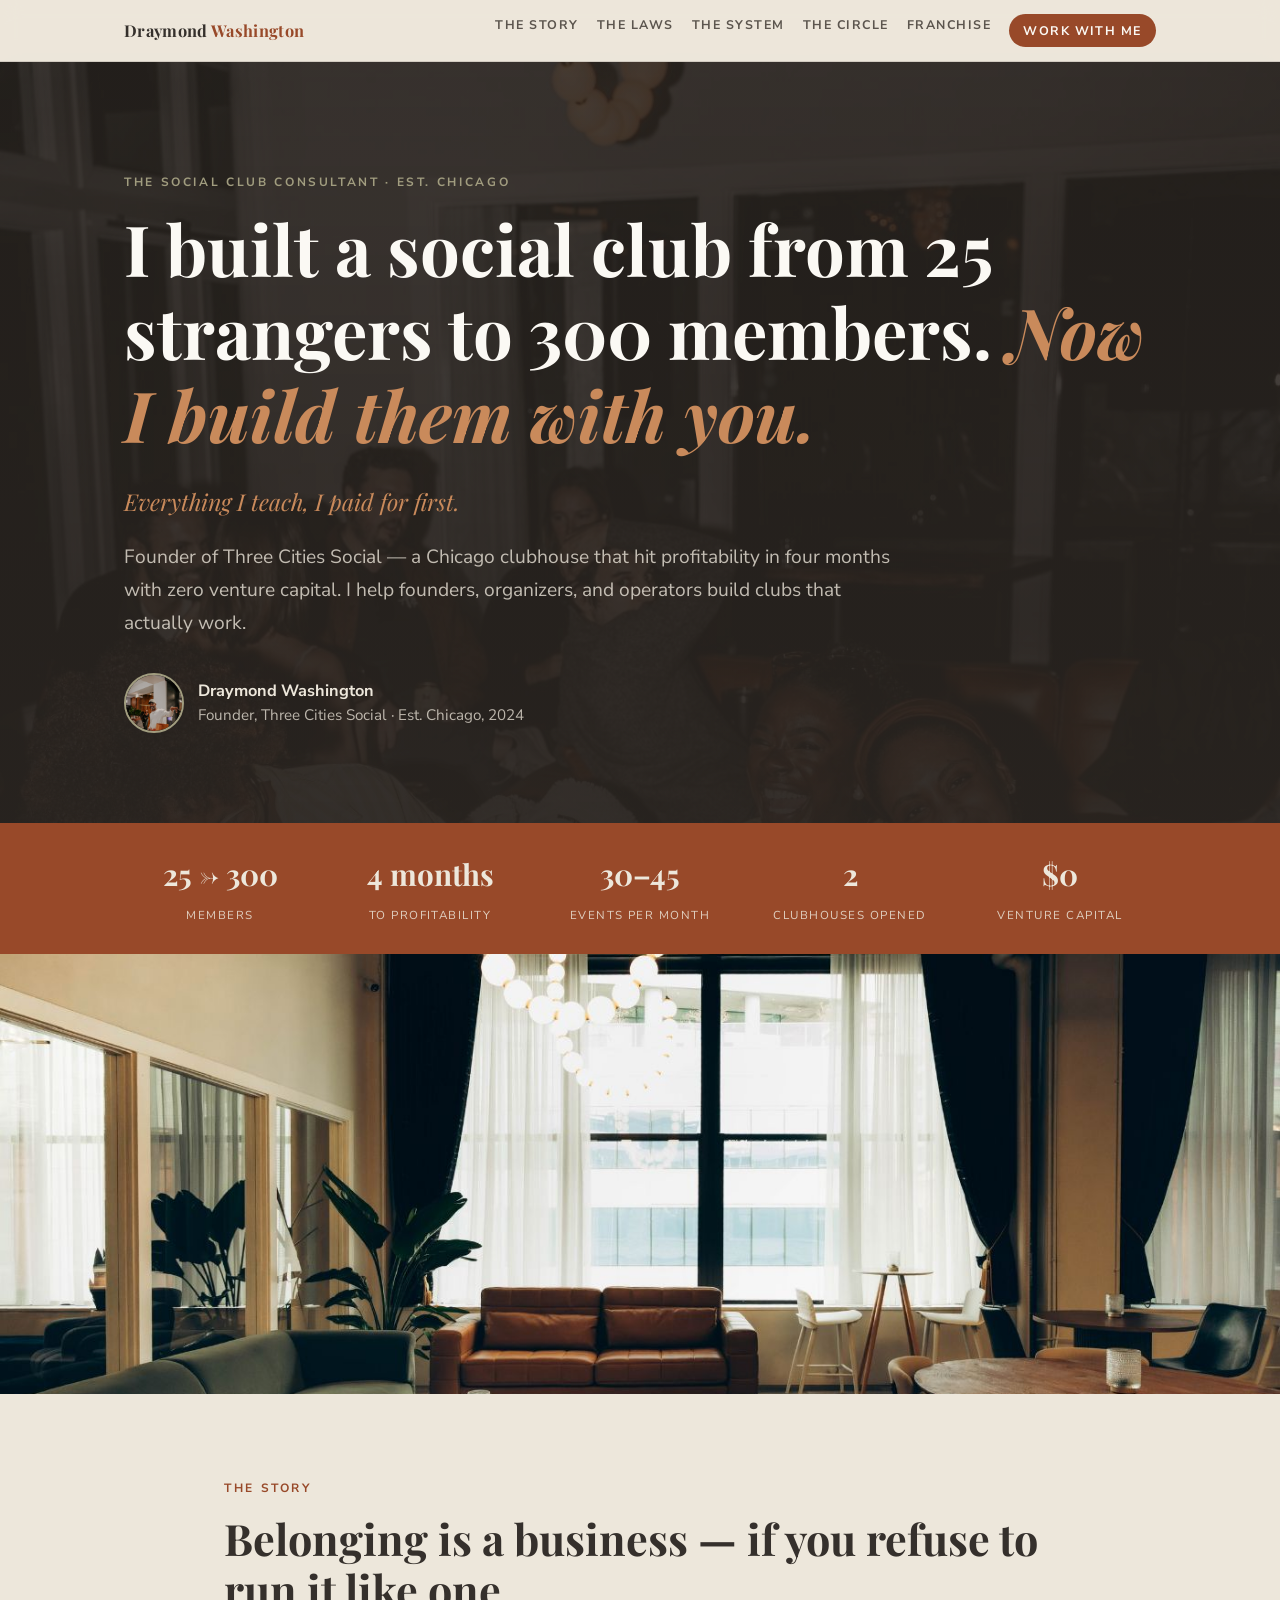
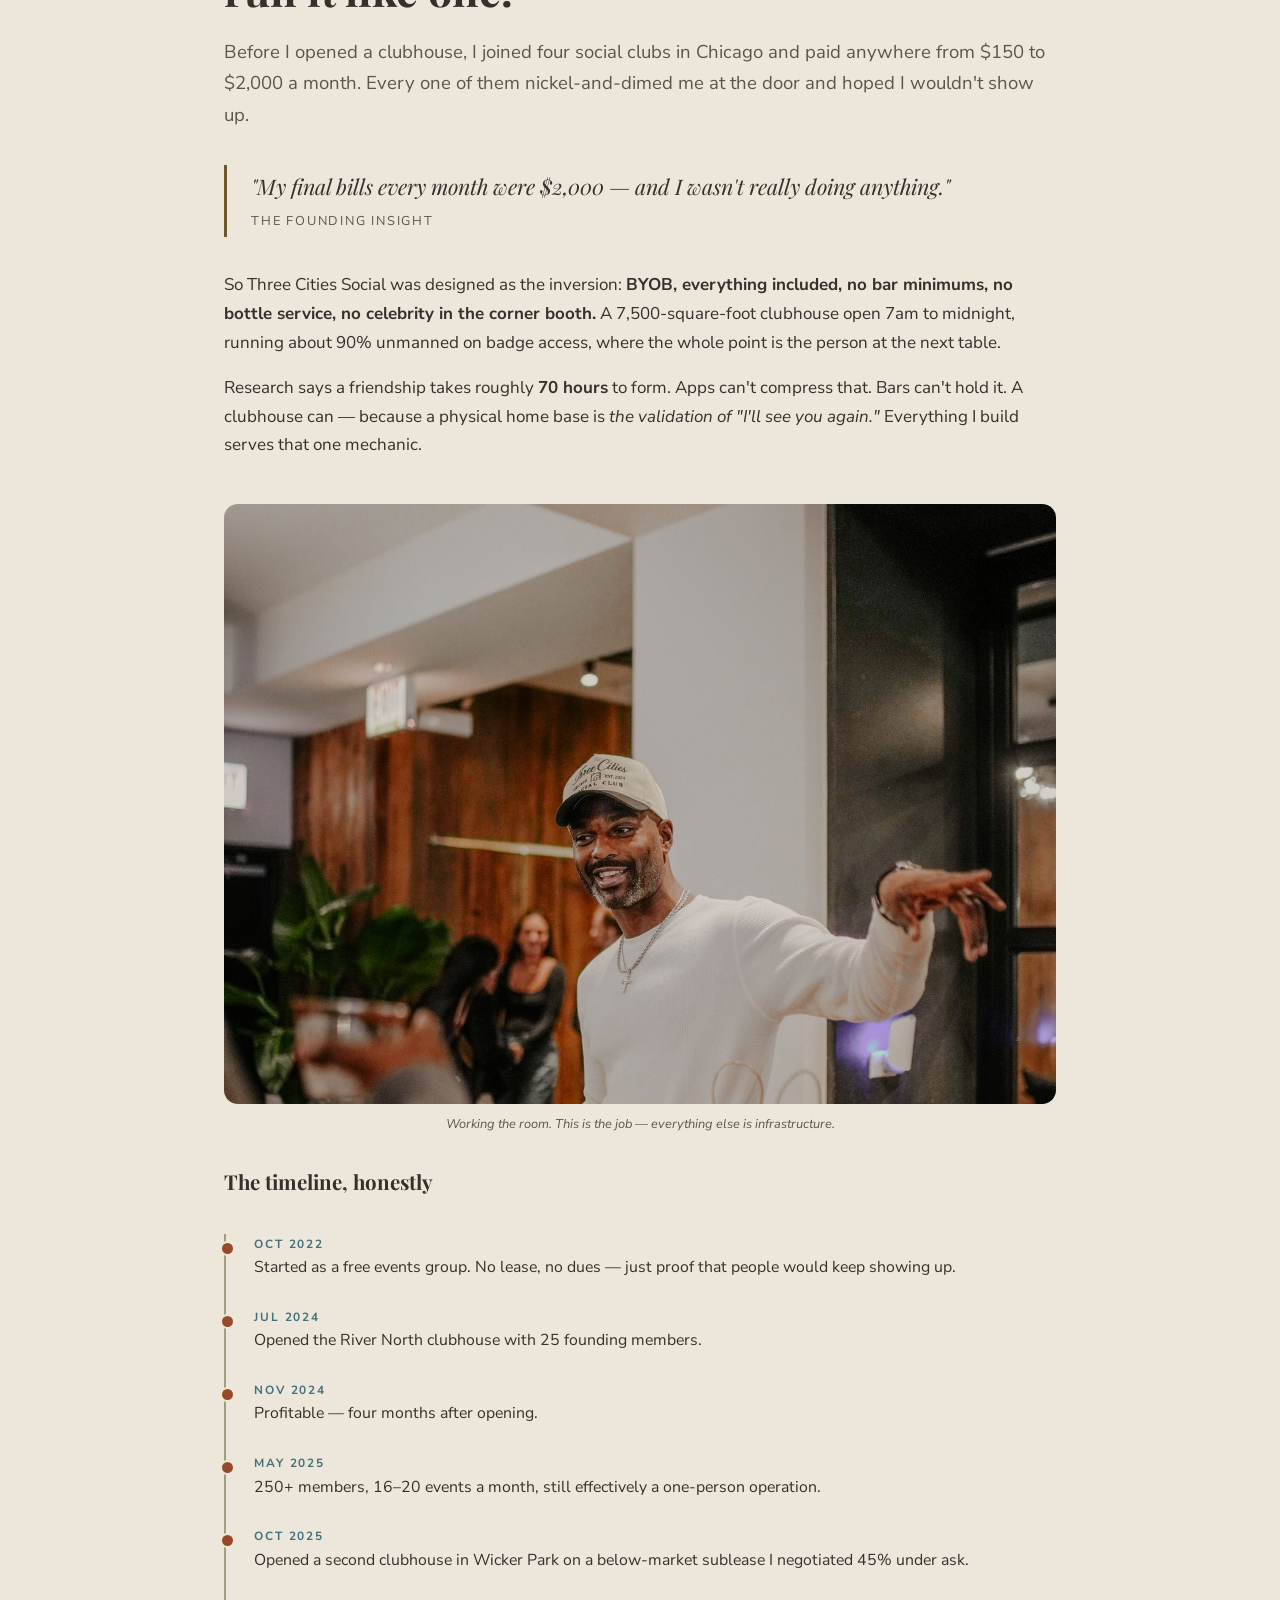
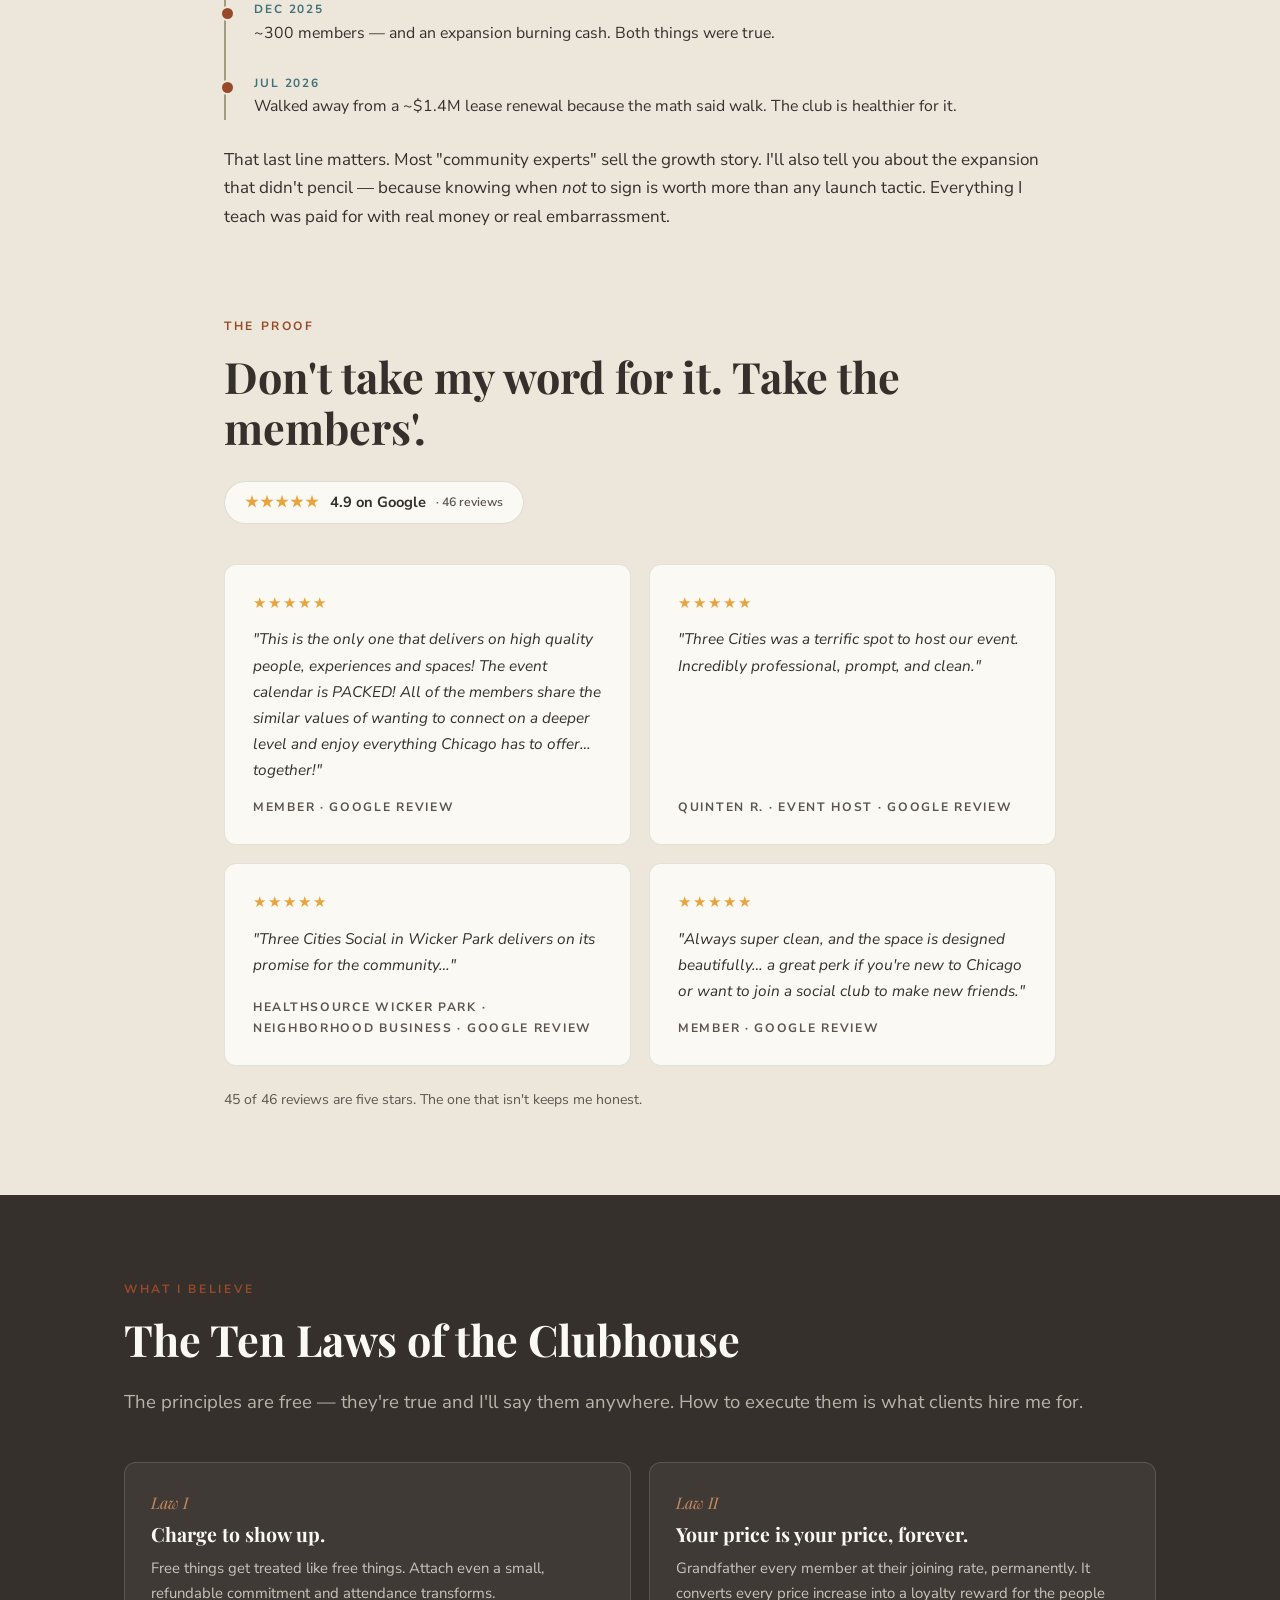
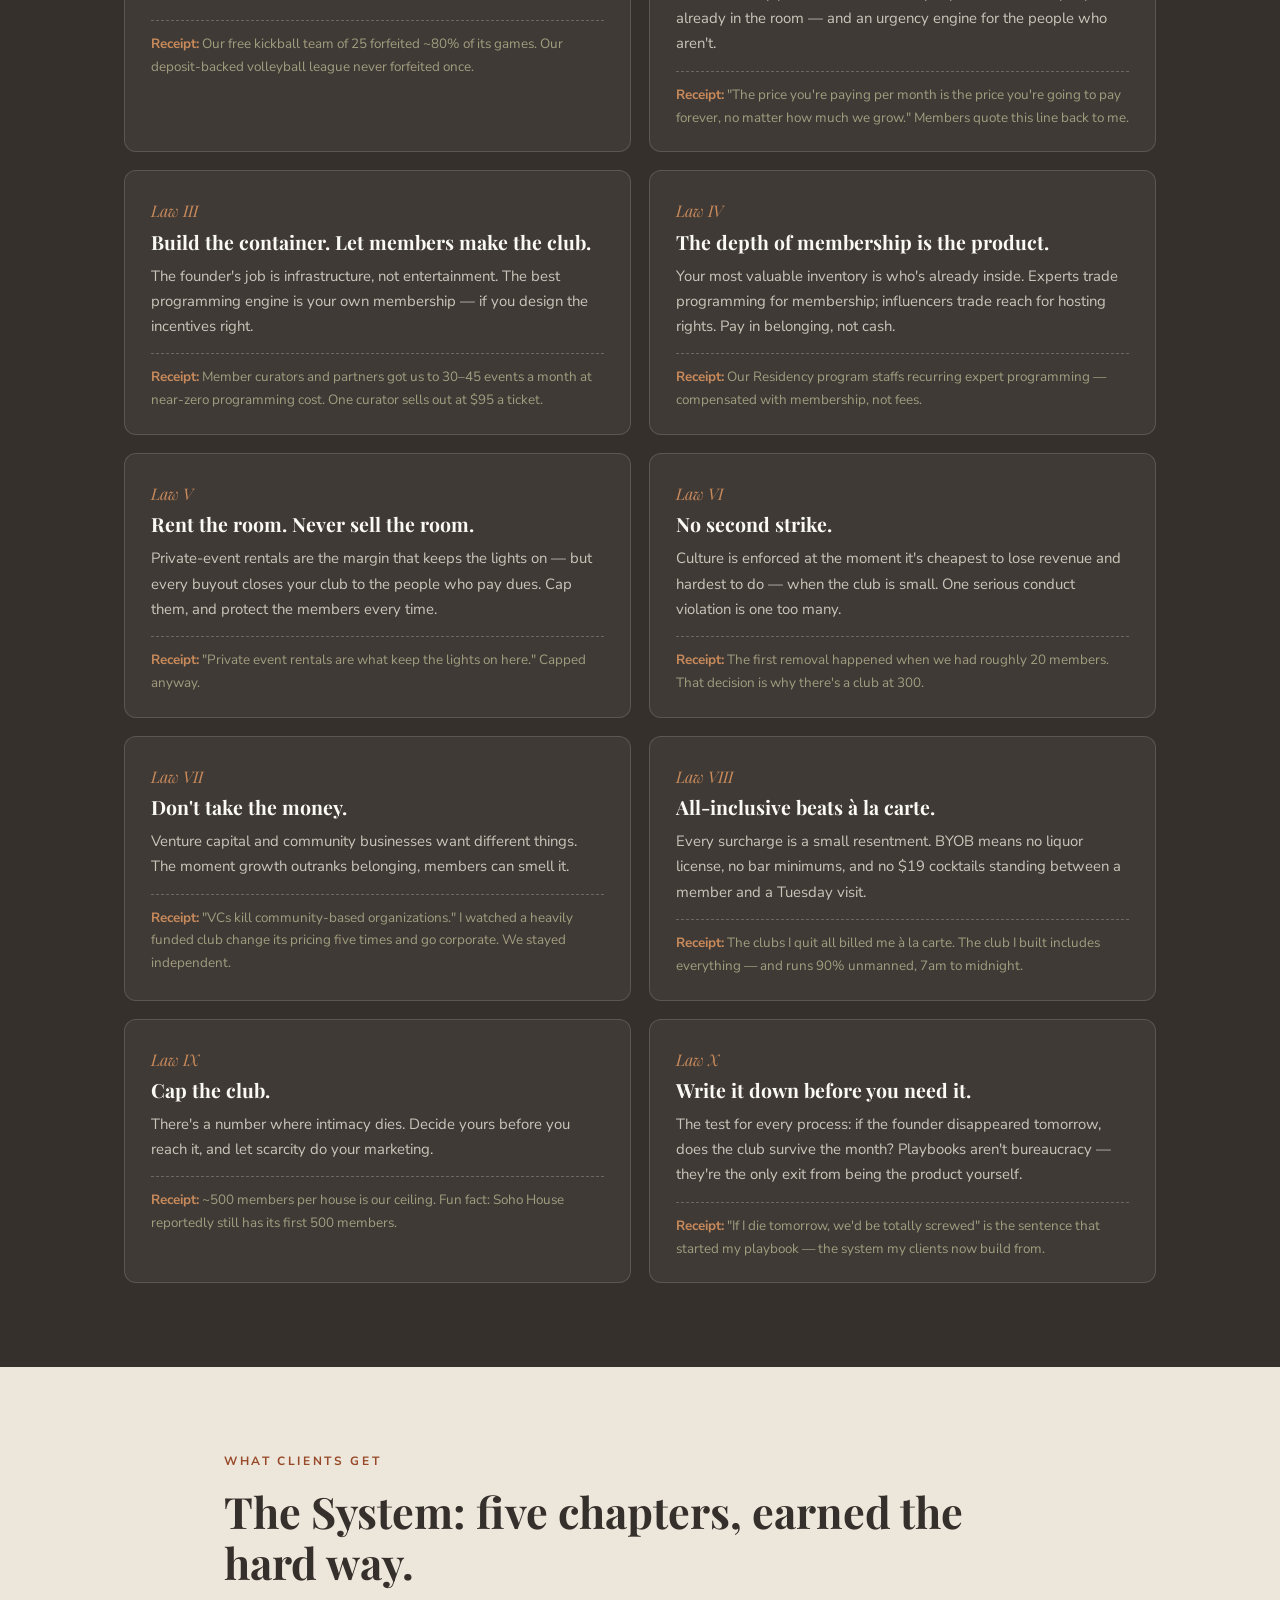
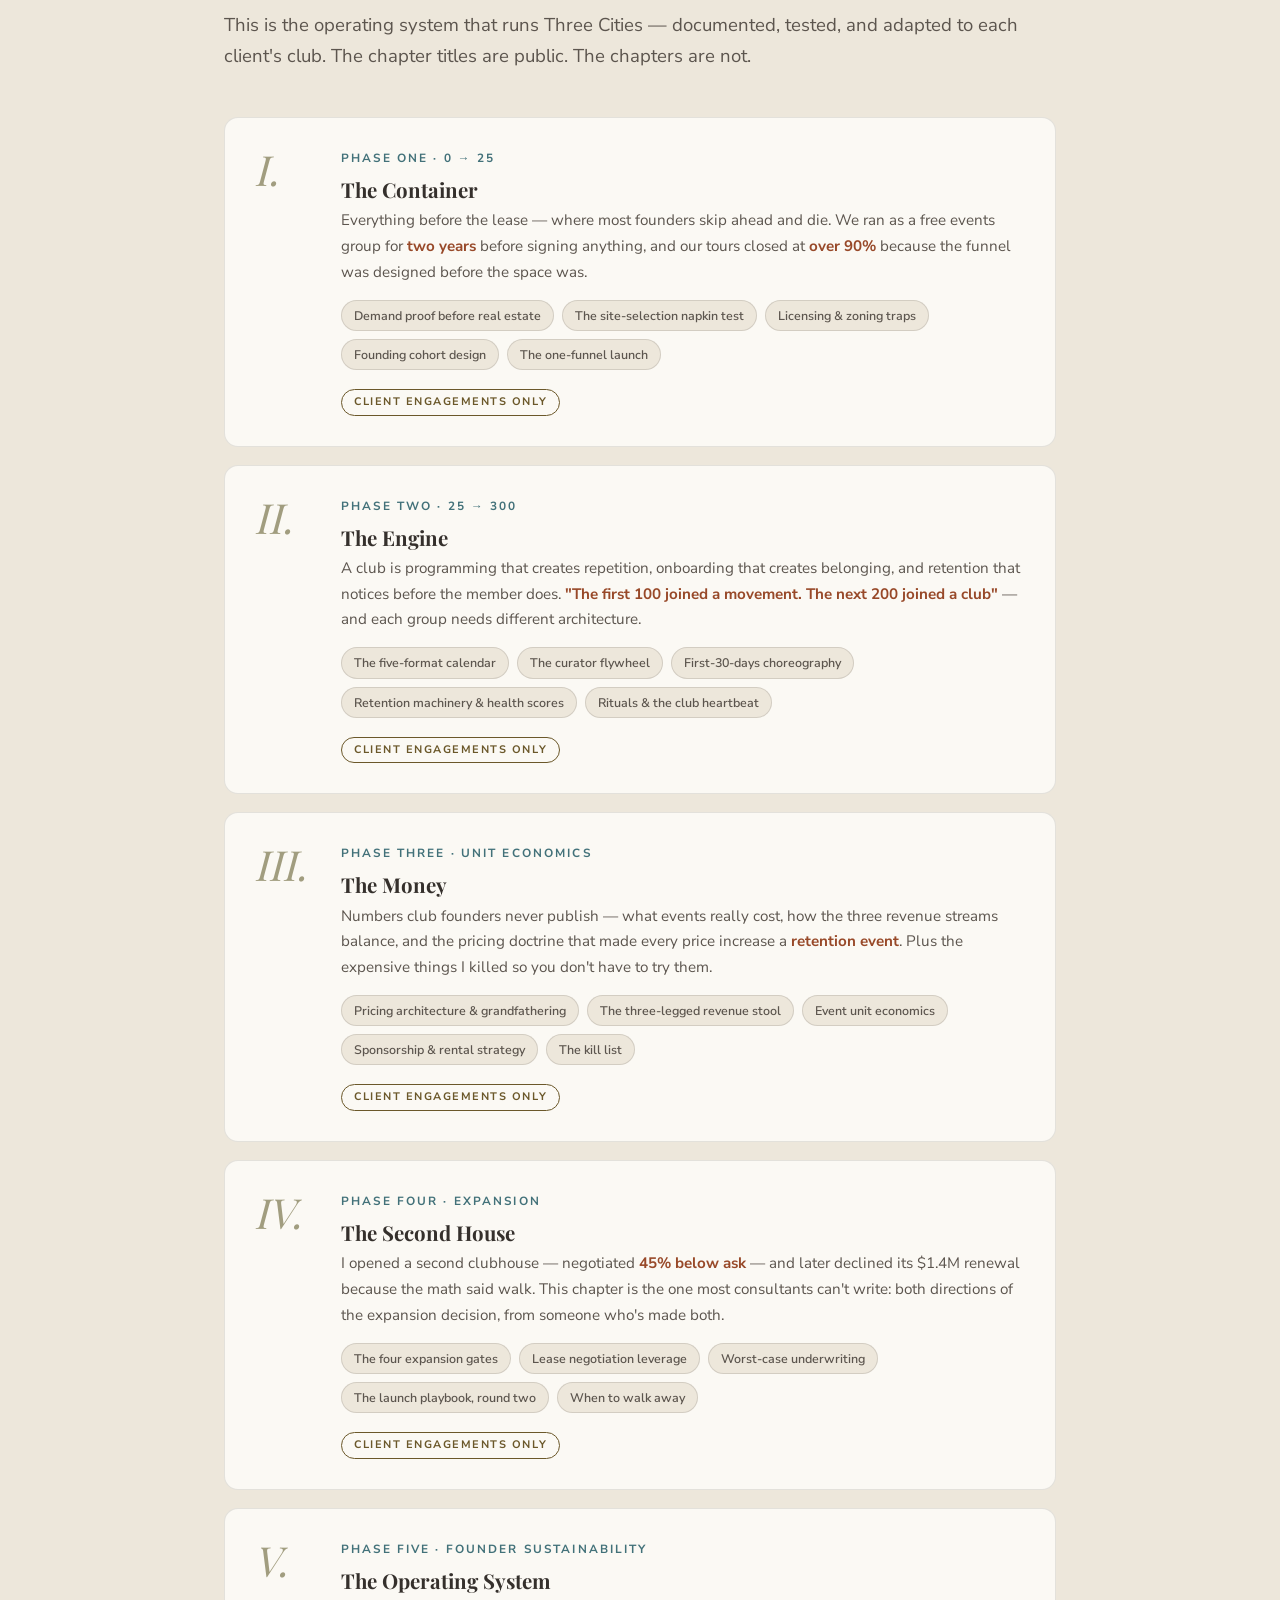
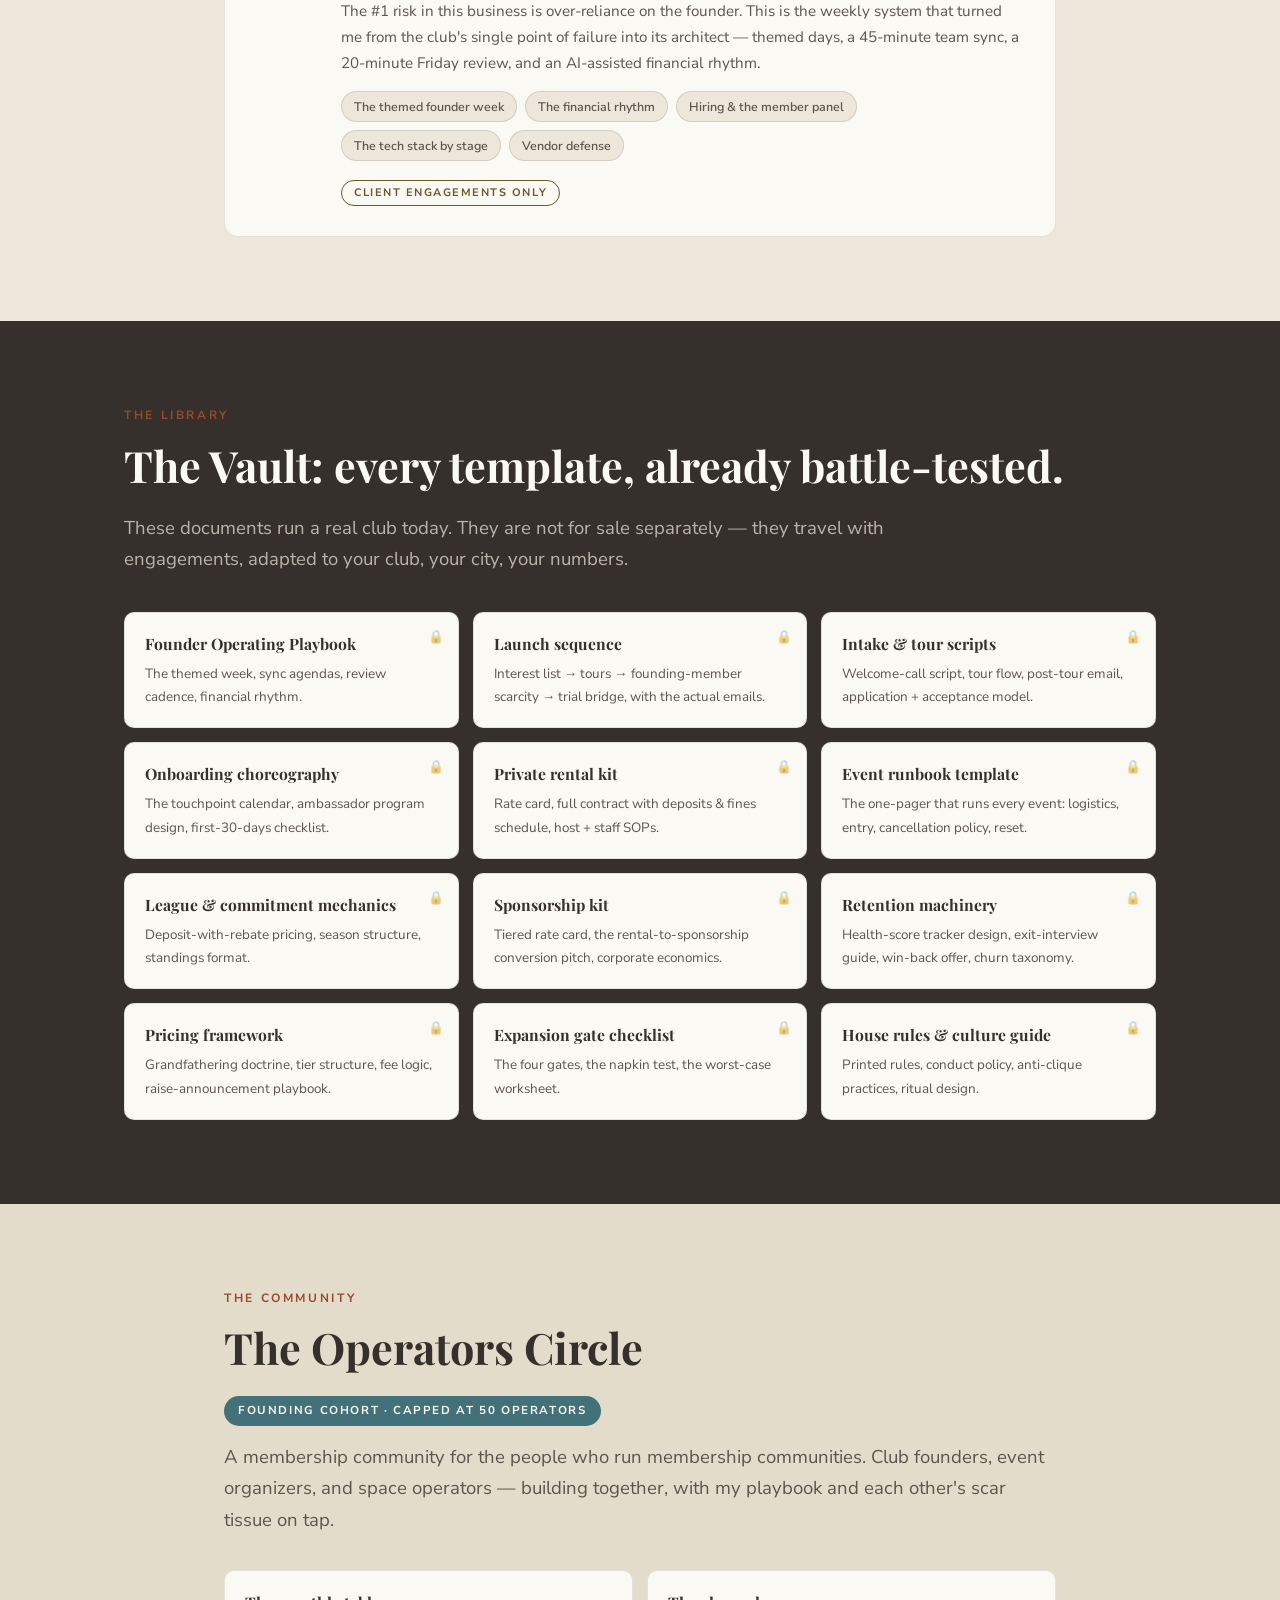
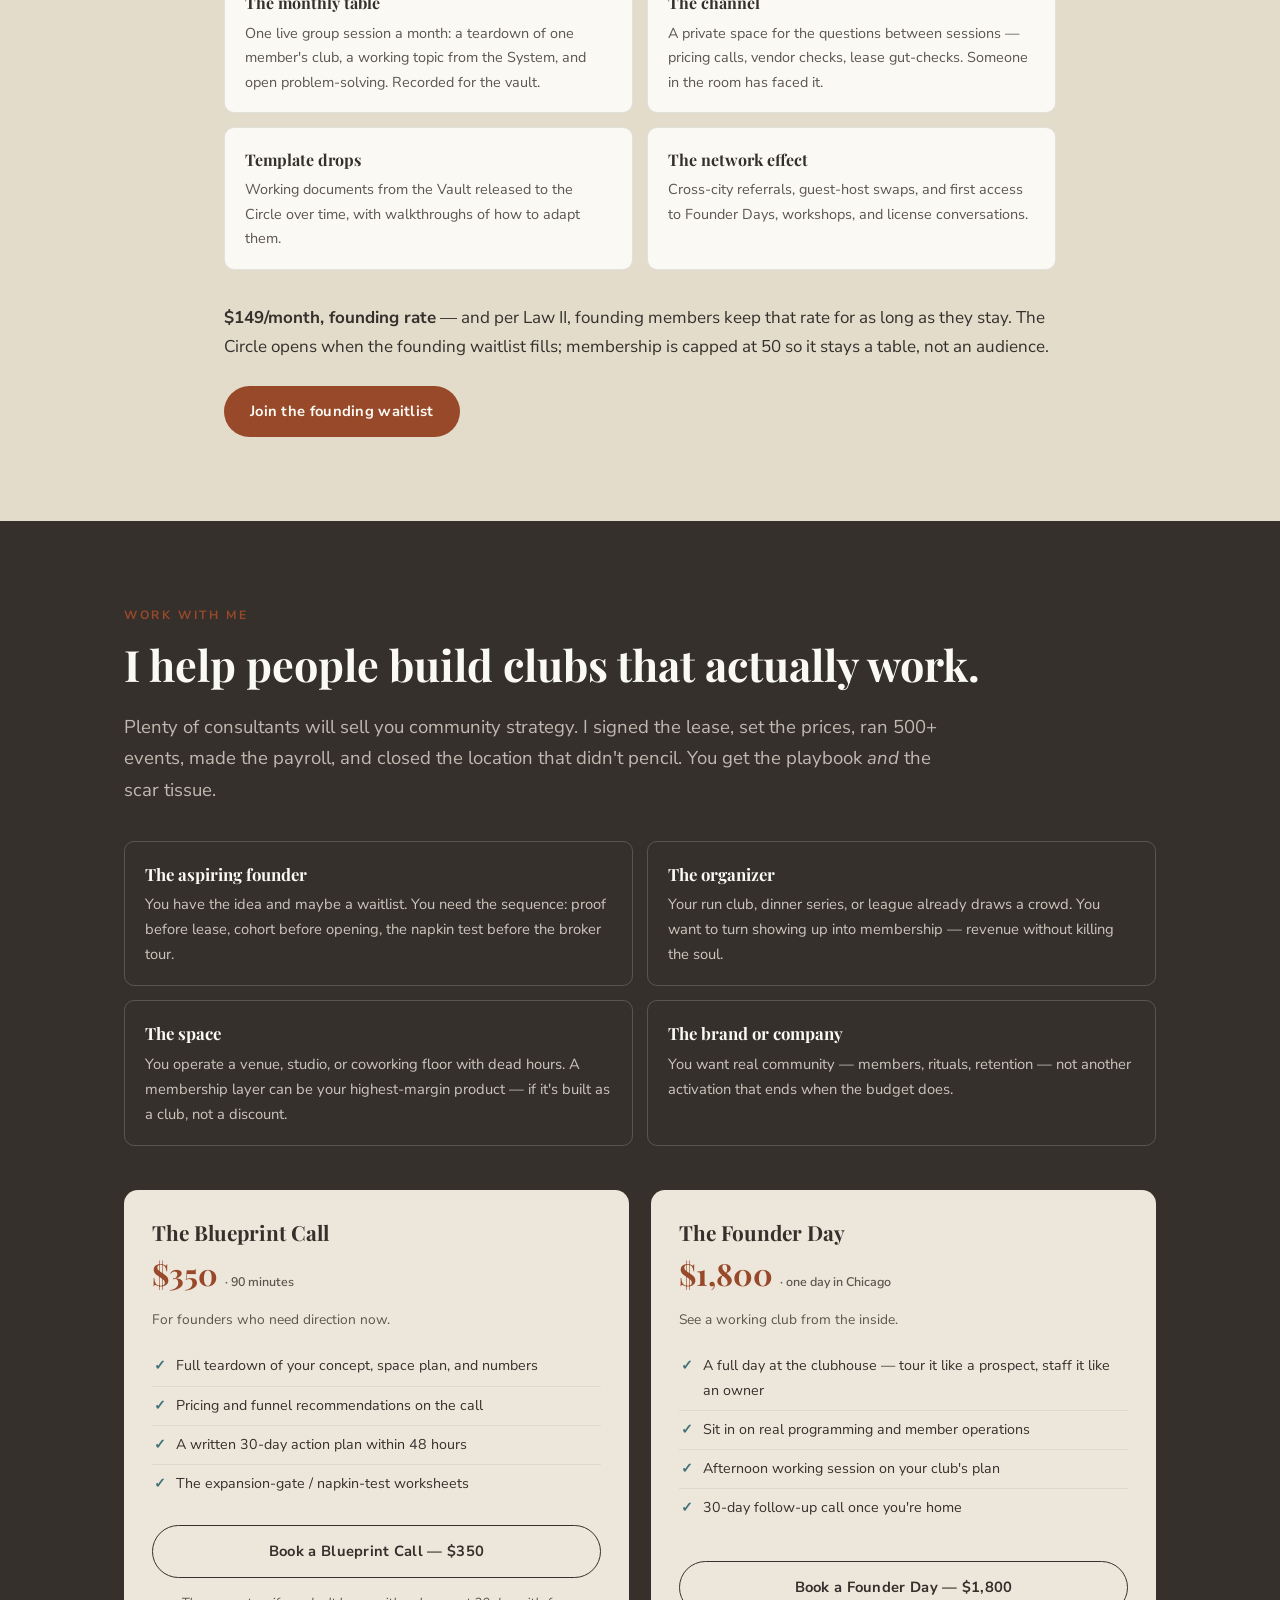
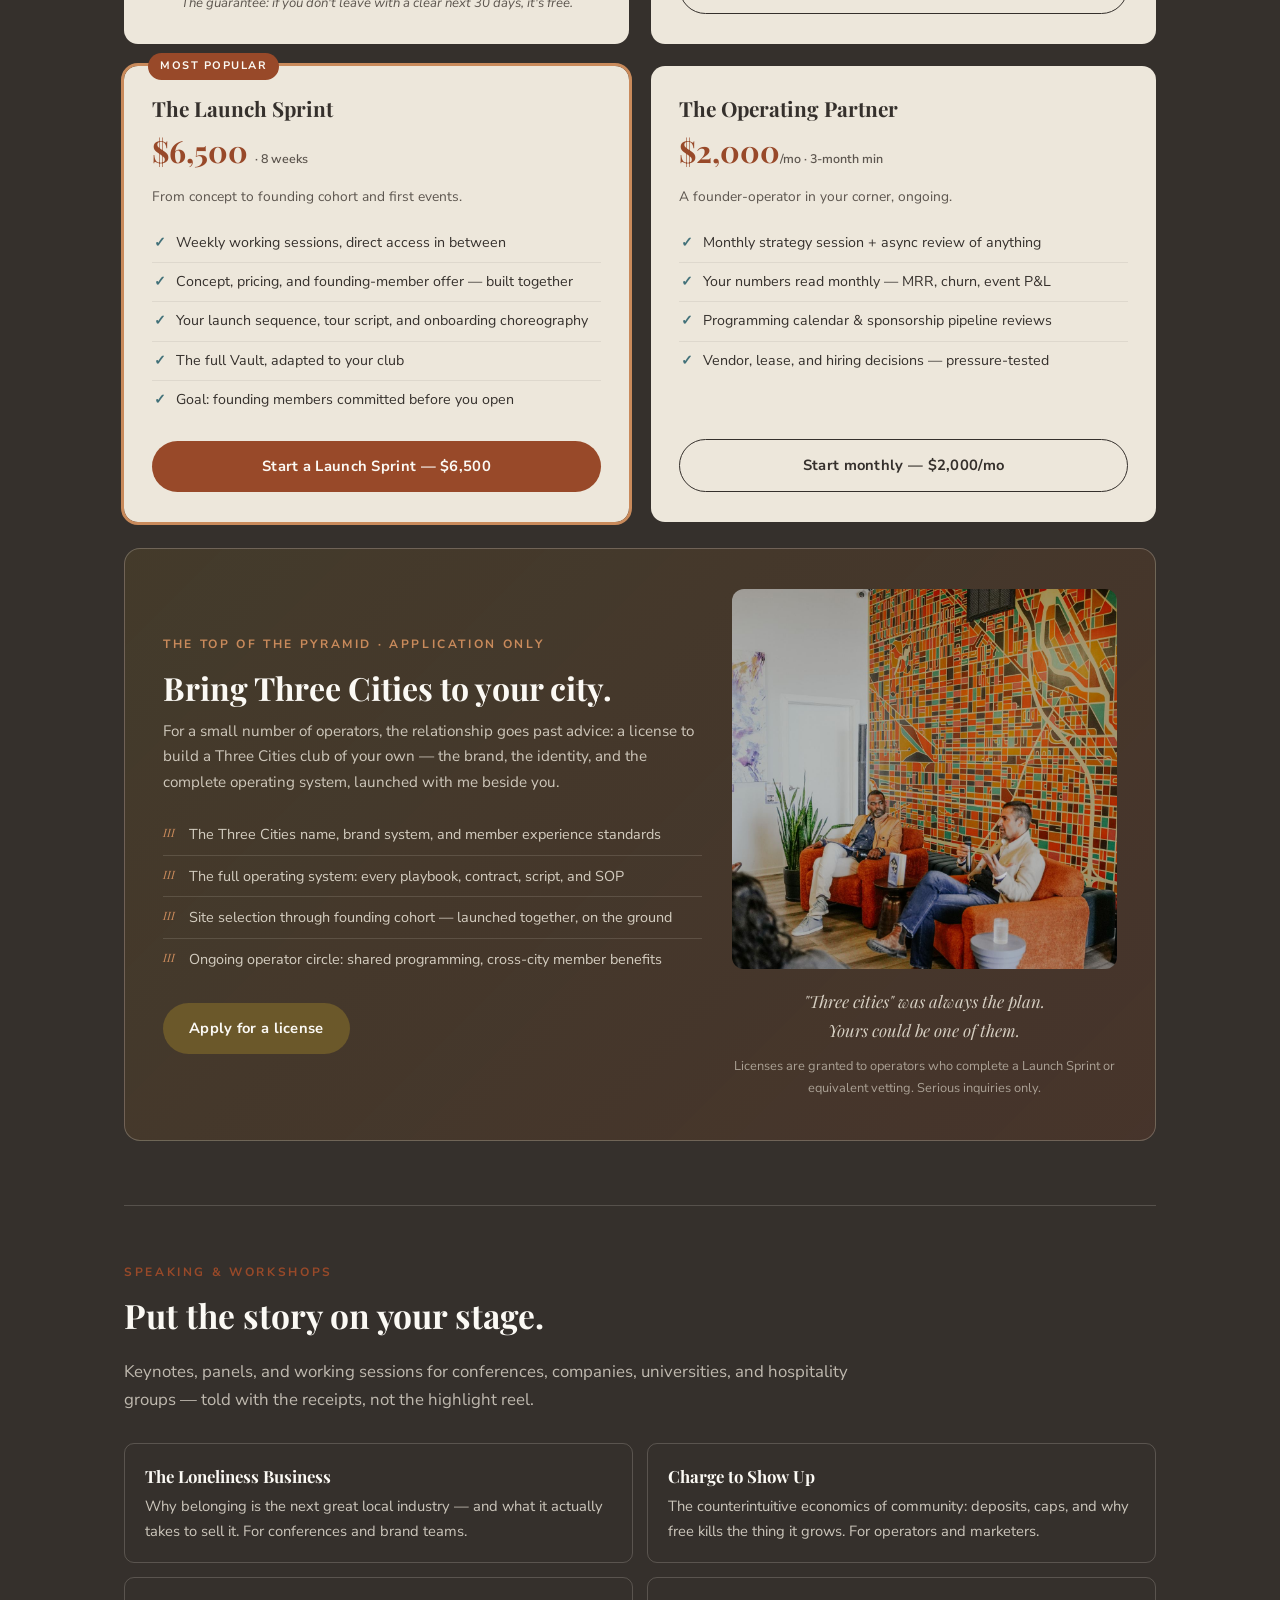
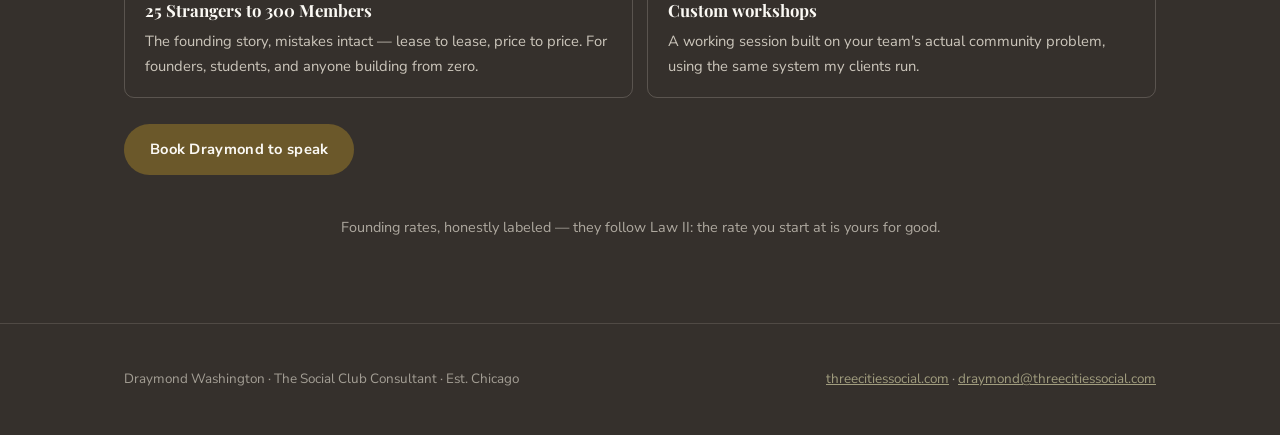
<file: index (45).html>
<!DOCTYPE html>
<html lang="en">
<head>
<meta charset="UTF-8">
<meta name="viewport" content="width=device-width, initial-scale=1.0">
<title>Draymond Washington — The Social Club Consultant</title>
<meta name="description" content="I built Three Cities Social from 25 strangers to 300 members — profitable in 4 months, no venture capital. I help founders, organizers, and operators build clubs that work. Advisory, launch sprints, and franchise licensing.">
<link rel="canonical" href="https://thesocialclubconsultant.com/">
<link rel="icon" href="data:image/svg+xml,%3Csvg xmlns='http://www.w3.org/2000/svg' viewBox='0 0 64 64'%3E%3Ccircle cx='32' cy='32' r='30' fill='%2335302C'/%3E%3Ccircle cx='32' cy='32' r='26' fill='none' stroke='%23A19D7F' stroke-width='2'/%3E%3Ctext x='32' y='40' text-anchor='middle' font-family='Georgia,serif' font-style='italic' font-weight='bold' font-size='22' fill='%23EDE7DB'%3EIII%3C/text%3E%3C/svg%3E">
<meta property="og:type" content="website">
<meta property="og:url" content="https://thesocialclubconsultant.com/">
<meta property="og:site_name" content="The Social Club Consultant">
<meta property="og:title" content="Draymond Washington — The Social Club Consultant">
<meta property="og:description" content="25 strangers to 300 members, profitable in 4 months, $0 VC. Everything I teach, I paid for first.">
<meta property="og:image" content="https://thesocialclubconsultant.com/fireside.jpg">
<meta name="twitter:card" content="summary_large_image">
<meta name="twitter:title" content="Draymond Washington — The Social Club Consultant">
<meta name="twitter:description" content="25 strangers to 300 members, profitable in 4 months, $0 VC. Everything I teach, I paid for first.">
<meta name="twitter:image" content="https://thesocialclubconsultant.com/fireside.jpg">
<link rel="preconnect" href="https://fonts.googleapis.com">
<link rel="preconnect" href="https://fonts.gstatic.com" crossorigin>
<link href="https://fonts.googleapis.com/css2?family=Playfair+Display:ital,wght@0,400;0,600;0,700;1,400&family=Nunito+Sans:ital,wght@0,300;0,400;0,600;0,700;1,400&display=swap" rel="stylesheet">
<style>
  :root {
    --paper: #EDE7DB;
    --paper-deep: #E4DCCB;
    --ink: #35302C;
    --ink-soft: #5C554E;
    --ocean: #427179;
    --gold: #6B582A;
    --autumn: #984929;
    --clay: #A19D7F;
    --white: #FBF9F4;
    --serif: 'Playfair Display', Georgia, 'Times New Roman', serif;
    --sans: 'Nunito Sans', 'Avenir Next', 'Segoe UI', sans-serif;
  }
  * { margin: 0; padding: 0; box-sizing: border-box; }
  html { scroll-behavior: smooth; scroll-padding-top: 76px; }
  body {
    font-family: var(--sans);
    background: var(--paper);
    color: var(--ink);
    line-height: 1.7;
    font-size: 17px;
  }
  ::selection { background: var(--ocean); color: var(--white); }

  /* ---------- Nav ---------- */
  nav {
    position: sticky; top: 0; z-index: 50;
    background: rgba(237,231,219,.92);
    backdrop-filter: blur(10px);
    border-bottom: 1px solid rgba(53,48,44,.14);
  }
  .nav-inner {
    max-width: 1080px; margin: 0 auto; padding: 14px 24px;
    display: flex; align-items: center; justify-content: space-between; gap: 16px;
  }
  .nav-mark {
    font-family: var(--serif); font-weight: 700; font-size: 1.02rem;
    letter-spacing: .02em; white-space: nowrap;
  }
  .nav-mark span { color: var(--autumn); }
  .nav-links { display: flex; gap: 18px; flex-wrap: wrap; justify-content: flex-end; }
  .nav-links a {
    color: var(--ink-soft); text-decoration: none; font-size: .78rem;
    text-transform: uppercase; letter-spacing: .12em; font-weight: 700;
  }
  .nav-links a:hover { color: var(--autumn); }
  .nav-links a.cta { color: var(--white); background: var(--autumn); padding: 6px 14px; border-radius: 999px; }
  .nav-links a.cta:hover { background: var(--gold); color: var(--white); }
  @media (max-width: 900px) { .nav-links a:not(.cta) { display: none; } }

  /* ---------- Shared ---------- */
  .wrap { max-width: 880px; margin: 0 auto; padding: 0 24px; }
  .wrap-wide { max-width: 1080px; margin: 0 auto; padding: 0 24px; }
  section { padding: 84px 0; }
  .kicker {
    font-size: .75rem; text-transform: uppercase; letter-spacing: .22em;
    font-weight: 700; color: var(--autumn); margin-bottom: 14px;
  }
  h1, h2, h3 { font-family: var(--serif); line-height: 1.18; }
  h2 { font-size: clamp(1.9rem, 4.4vw, 2.7rem); font-weight: 700; margin-bottom: 22px; }
  h3 { font-size: 1.28rem; font-weight: 700; margin: 34px 0 10px; }
  p + p { margin-top: 16px; }
  .lede { font-size: 1.16rem; color: var(--ink-soft); }
  em { font-style: italic; }
  .divider {
    max-width: 880px; margin: 0 auto; padding: 0 24px;
    display: flex; align-items: center; gap: 14px; color: var(--clay);
  }
  .divider::before, .divider::after { content: ""; flex: 1; border-top: 1px solid rgba(53,48,44,.16); }
  .divider svg { flex: none; }

  .pull {
    border-left: 3px solid var(--gold);
    padding: 6px 0 6px 24px; margin: 34px 0;
    font-family: var(--serif); font-size: 1.34rem; font-style: italic; line-height: 1.45;
    color: var(--ink);
  }
  .pull cite { display: block; font-family: var(--sans); font-style: normal; font-size: .8rem; text-transform: uppercase; letter-spacing: .14em; color: var(--ink-soft); margin-top: 10px; }

  /* ---------- Hero ---------- */
  header.hero {
    background:
      linear-gradient(180deg, rgba(42,37,33,.82) 0%, rgba(42,37,33,.9) 70%, rgba(42,37,33,.96) 100%),
      url('trivia.jpg') center 28% / cover no-repeat;
    background-color: var(--ink);
    color: var(--paper);
    padding: 110px 0 0; overflow: hidden; position: relative;
  }
  .hero-inner { max-width: 1080px; margin: 0 auto; padding: 0 24px 90px; position: relative; }
  .hero .kicker { color: var(--clay); }
  .hero h1 {
    font-size: clamp(2.5rem, 6.4vw, 4.4rem); font-weight: 700; max-width: 15em;
    margin-bottom: 26px; color: var(--white);
  }
  .hero h1 .accent { color: #C98A5B; font-style: italic; }
  .hero .lede { color: rgba(237,231,219,.78); max-width: 40em; font-size: 1.2rem; }
  .hero-byline { margin-top: 34px; display: flex; align-items: center; gap: 14px; }
  .hero-byline .founder-avatar {
    width: 60px; height: 60px; border: 2px solid var(--clay); border-radius: 50%;
    object-fit: cover; object-position: center 20%; flex: none; display: block;
  }
  .hero-byline p { font-size: .95rem; color: rgba(237,231,219,.75); line-height: 1.45; }
  .hero-byline p strong { color: var(--paper); display: block; font-size: 1.02rem; }
  .statbar { background: var(--autumn); color: var(--paper); }
  .statbar-inner {
    max-width: 1080px; margin: 0 auto; padding: 26px 24px;
    display: grid; grid-template-columns: repeat(5, 1fr); gap: 18px; text-align: center;
  }
  .statbar b { display: block; font-family: var(--serif); font-size: clamp(1.3rem, 2.6vw, 1.85rem); font-weight: 700; }
  .statbar small { font-size: .72rem; text-transform: uppercase; letter-spacing: .13em; opacity: .85; }
  @media (max-width: 760px) { .statbar-inner { grid-template-columns: repeat(2, 1fr); } .statbar-inner div:last-child { grid-column: span 2; } }

  /* ---------- Photos ---------- */
  .photoband img { width: 100%; height: 440px; object-fit: cover; object-position: center 46%; display: block; }
  @media (max-width: 700px) { .photoband img { height: 220px; } }
  .founder-figure { margin: 44px 0 8px; }
  .founder-figure img {
    width: 100%; max-height: 600px; object-fit: cover; object-position: center 28%;
    border-radius: 14px; display: block;
  }
  .founder-figure figcaption { font-size: .8rem; color: var(--ink-soft); margin-top: 10px; text-align: center; font-style: italic; }

  /* ---------- Timeline ---------- */
  .timeline { margin: 40px 0 8px; border-left: 2px solid var(--clay); padding-left: 28px; }
  .tl-item { position: relative; padding-bottom: 26px; }
  .tl-item:last-child { padding-bottom: 0; }
  .tl-item::before {
    content: ""; position: absolute; left: -34.5px; top: 7px;
    width: 11px; height: 11px; border-radius: 50%; background: var(--autumn);
    border: 2px solid var(--paper);
  }
  .tl-item .when { font-size: .74rem; text-transform: uppercase; letter-spacing: .16em; font-weight: 700; color: var(--ocean); }
  .tl-item .what { font-size: .99rem; }

  /* ---------- Testimonials ---------- */
  .gbadge {
    display: inline-flex; align-items: center; gap: 10px;
    background: var(--white); border: 1px solid rgba(53,48,44,.14); border-radius: 999px;
    padding: 8px 20px; font-size: .92rem; font-weight: 700; margin-top: 6px;
  }
  .gbadge .stars { color: #E8A33D; letter-spacing: 2px; }
  .gbadge small { font-weight: 600; color: var(--ink-soft); }
  .quotes { display: grid; grid-template-columns: repeat(2, 1fr); gap: 18px; margin-top: 40px; }
  @media (max-width: 760px) { .quotes { grid-template-columns: 1fr; } }
  .quote {
    background: var(--white); border: 1px solid rgba(53,48,44,.12); border-radius: 12px;
    padding: 26px 28px; display: flex; flex-direction: column;
  }
  .quote .stars { color: #E8A33D; letter-spacing: 2px; font-size: .95rem; margin-bottom: 10px; }
  .quote p { font-size: .96rem; font-style: italic; flex: 1; }
  .quote cite { display: block; margin-top: 14px; font-style: normal; font-size: .76rem; text-transform: uppercase; letter-spacing: .14em; color: var(--ink-soft); font-weight: 700; }

  /* ---------- Circle ---------- */
  .circle-section { background: var(--paper-deep); }
  .circle-grid { display: grid; grid-template-columns: repeat(2, 1fr); gap: 14px; margin: 34px 0; }
  @media (max-width: 720px) { .circle-grid { grid-template-columns: 1fr; } }
  .circle-grid > div {
    background: var(--white); border: 1px solid rgba(53,48,44,.12); border-radius: 10px;
    padding: 18px 20px; font-size: .9rem; color: var(--ink-soft);
  }
  .circle-grid b { display: block; font-family: var(--serif); font-size: 1rem; color: var(--ink); margin-bottom: 4px; }
  .founding-chip {
    display: inline-block; background: var(--ocean); color: var(--white); border-radius: 999px;
    font-size: .72rem; font-weight: 700; text-transform: uppercase; letter-spacing: .14em; padding: 5px 14px; margin-bottom: 16px;
  }

  /* ---------- Laws ---------- */
  .laws-section { background: var(--ink); color: var(--paper); }
  .laws-section h2, .laws-section h3 { color: var(--white); }
  .laws-section .lede { color: rgba(237,231,219,.72); }
  .laws { display: grid; grid-template-columns: 1fr 1fr; gap: 18px; margin-top: 44px; }
  @media (max-width: 760px) { .laws { grid-template-columns: 1fr; } }
  .law {
    background: rgba(251,249,244,.05); border: 1px solid rgba(237,231,219,.16);
    border-radius: 12px; padding: 26px 26px 22px;
  }
  .law .num { font-family: var(--serif); font-style: italic; font-size: 1rem; color: #C98A5B; }
  .law h3 { margin: 6px 0 10px; font-size: 1.22rem; }
  .law p { font-size: .93rem; color: rgba(237,231,219,.8); }
  .law .receipt { margin-top: 14px; padding-top: 12px; border-top: 1px dashed rgba(237,231,219,.25); font-size: .84rem; color: var(--clay); }
  .law .receipt b { color: #C98A5B; font-weight: 700; }

  /* ---------- System (gated chapters) ---------- */
  .lock-chip {
    display: inline-flex; align-items: center; gap: 6px;
    font-size: .68rem; font-weight: 700; text-transform: uppercase; letter-spacing: .14em;
    color: var(--gold); border: 1px solid var(--gold); border-radius: 999px; padding: 3px 12px;
  }
  .sys { display: grid; grid-template-columns: 1fr; gap: 18px; margin-top: 44px; }
  .sys-chapter {
    background: var(--white); border: 1px solid rgba(53,48,44,.12); border-radius: 14px;
    padding: 30px 32px; display: grid; grid-template-columns: 64px 1fr; gap: 20px;
  }
  @media (max-width: 640px) { .sys-chapter { grid-template-columns: 1fr; } }
  .sys-num { font-family: var(--serif); font-style: italic; font-size: 2.6rem; color: var(--clay); line-height: 1; }
  .sys-chapter h3 { margin: 0 0 6px; }
  .sys-chapter .range { font-size: .74rem; text-transform: uppercase; letter-spacing: .18em; font-weight: 700; color: var(--ocean); margin-bottom: 10px; }
  .sys-chapter p.tease { font-size: .95rem; color: var(--ink-soft); margin-bottom: 14px; }
  .sys-chapter p.tease b { color: var(--autumn); }
  .sys-inside { display: flex; flex-wrap: wrap; gap: 8px; margin-bottom: 16px; }
  .sys-inside span {
    font-size: .78rem; font-weight: 600; color: var(--ink-soft);
    background: var(--paper); border: 1px solid rgba(53,48,44,.14); border-radius: 999px; padding: 4px 12px;
  }

  /* ---------- Vault ---------- */
  .vault { display: grid; grid-template-columns: repeat(3, 1fr); gap: 14px; margin-top: 36px; }
  @media (max-width: 860px) { .vault { grid-template-columns: repeat(2, 1fr); } }
  @media (max-width: 560px) { .vault { grid-template-columns: 1fr; } }
  .vault-item {
    background: var(--white); border: 1px solid rgba(53,48,44,.12); border-radius: 10px;
    padding: 18px 20px; font-size: .88rem; position: relative;
  }
  .vault-item b { display: block; font-family: var(--serif); font-size: .98rem; margin-bottom: 4px; padding-right: 26px; color: var(--ink); }
  .vault-item span { color: var(--ink-soft); font-size: .84rem; }
  .vault-item::after {
    content: "🔒"; position: absolute; top: 14px; right: 14px; font-size: .8rem; opacity: .55;
  }

  /* ---------- Offer ---------- */
  .offer-section { background: var(--ink); color: var(--paper); }
  .offer-section h2 { color: var(--white); }
  .offer-section .lede { color: rgba(237,231,219,.75); }
  .icp { display: grid; grid-template-columns: repeat(2, 1fr); gap: 14px; margin: 34px 0 10px; }
  @media (max-width: 720px) { .icp { grid-template-columns: 1fr; } }
  .icp div { border: 1px solid rgba(237,231,219,.2); border-radius: 10px; padding: 18px 20px; font-size: .92rem; color: rgba(237,231,219,.82); }
  .icp b { display: block; font-family: var(--serif); font-size: 1.05rem; color: var(--white); margin-bottom: 4px; }
  .tiers { display: grid; grid-template-columns: repeat(2, 1fr); gap: 22px; margin-top: 44px; }
  @media (max-width: 860px) { .tiers { grid-template-columns: 1fr; } }
  .tier {
    background: var(--paper); color: var(--ink); border-radius: 14px; padding: 30px 28px;
    display: flex; flex-direction: column;
  }
  .tier.feature { outline: 3px solid #C98A5B; position: relative; }
  .tier.feature::before {
    content: "Most popular"; position: absolute; top: -13px; left: 24px;
    background: var(--autumn); color: var(--white); font-size: .68rem; font-weight: 700;
    text-transform: uppercase; letter-spacing: .14em; padding: 4px 12px; border-radius: 999px;
  }
  .tier h3 { margin: 0 0 4px; font-size: 1.3rem; }
  .tier .price { font-family: var(--serif); font-size: 1.9rem; font-weight: 700; color: var(--autumn); }
  .tier .price small { font-family: var(--sans); font-size: .78rem; font-weight: 600; color: var(--ink-soft); }
  .tier p.sub { font-size: .86rem; color: var(--ink-soft); margin: 8px 0 16px; }
  .tier ul { list-style: none; margin: 0 0 22px; flex: 1; }
  .tier ul li { font-size: .89rem; padding: 7px 0 7px 24px; position: relative; border-bottom: 1px solid rgba(53,48,44,.08); }
  .tier ul li:last-child { border-bottom: none; }
  .tier ul li::before { content: "✓"; position: absolute; left: 2px; color: var(--ocean); font-weight: 700; }
  .btn {
    display: inline-block; text-align: center; text-decoration: none; font-weight: 700;
    font-size: .92rem; padding: 13px 26px; border-radius: 999px; letter-spacing: .02em;
  }
  .btn-solid { background: var(--autumn); color: var(--white); }
  .btn-solid:hover { background: var(--gold); }
  .btn-line { border: 1.5px solid var(--ink); color: var(--ink); }
  .btn-line:hover { border-color: var(--autumn); color: var(--autumn); }
  .btn-gold { background: var(--gold); color: var(--white); }
  .btn-gold:hover { background: var(--autumn); }
  .offer-foot { margin-top: 40px; text-align: center; font-size: .9rem; color: rgba(237,231,219,.66); }
  .offer-foot a { color: #C98A5B; }

  /* ---------- Franchise ---------- */
  .franchise {
    margin-top: 26px; border: 1px solid rgba(237,231,219,.25); border-radius: 16px;
    background: linear-gradient(135deg, rgba(107,88,42,.28), rgba(152,73,41,.18));
    padding: 40px 38px; display: grid; grid-template-columns: 1.4fr 1fr; gap: 30px; align-items: center;
  }
  @media (max-width: 820px) { .franchise { grid-template-columns: 1fr; } }
  .franchise .kicker { color: #C98A5B; }
  .franchise h3 { font-size: clamp(1.5rem, 3vw, 2rem); color: var(--white); margin: 0 0 12px; }
  .franchise p { font-size: .95rem; color: rgba(237,231,219,.82); }
  .franchise ul { list-style: none; margin: 0 0 24px; }
  .franchise ul li { font-size: .9rem; color: rgba(237,231,219,.85); padding: 8px 0 8px 26px; position: relative; border-bottom: 1px solid rgba(237,231,219,.14); }
  .franchise ul li:last-child { border-bottom: none; }
  .franchise ul li::before { content: "III"; position: absolute; left: 0; top: 9px; font-family: var(--serif); font-style: italic; font-size: .72rem; color: #C98A5B; }
  .franchise .side { text-align: center; }
  .franchise .side .seal-lg {
    width: 84px; height: 84px; border: 2px solid #C98A5B; border-radius: 50%;
    display: flex; align-items: center; justify-content: center; margin: 0 auto 18px;
    font-family: var(--serif); font-weight: 700; font-size: 1.7rem; color: var(--paper); letter-spacing: .04em;
  }
  .franchise .side p { font-size: .8rem; margin: 12px 0 0; color: rgba(237,231,219,.6); }

  /* ---------- Footer ---------- */
  footer { background: var(--ink); color: rgba(237,231,219,.6); border-top: 1px solid rgba(237,231,219,.14); }
  .foot-inner { max-width: 1080px; margin: 0 auto; padding: 44px 24px; display: flex; justify-content: space-between; gap: 20px; flex-wrap: wrap; font-size: .84rem; }
  footer a { color: var(--clay); }
</style>
</head>
<body>

<nav>
  <div class="nav-inner">
    <div class="nav-mark">Draymond <span>Washington</span></div>
    <div class="nav-links">
      <a href="#story">The Story</a>
      <a href="#laws">The Laws</a>
      <a href="#system">The System</a>
      <a href="#circle">The Circle</a>
      <a href="#franchise">Franchise</a>
      <a href="#work" class="cta">Work with me</a>
    </div>
  </div>
</nav>

<header class="hero">
  <div class="hero-inner">
    <div class="kicker">The Social Club Consultant · Est. Chicago</div>
    <h1>I built a social club from 25 strangers to 300 members. <span class="accent">Now I build them with you.</span></h1>
    <p style="font-family:var(--serif); font-style:italic; font-size:clamp(1.15rem, 2.4vw, 1.45rem); color:#C98A5B; margin-bottom:20px;">Everything I teach, I paid for first.</p>
    <p class="lede">Founder of Three Cities Social — a Chicago clubhouse that hit profitability in four months with zero venture capital. I help founders, organizers, and operators build clubs that actually work.</p>
    <div class="hero-byline">
      <img class="founder-avatar" src="draymond.jpg" alt="Draymond Washington">
      <p><strong>Draymond Washington</strong>Founder, Three Cities Social · Est. Chicago, 2024</p>
    </div>
  </div>
  <div class="statbar">
    <div class="statbar-inner">
      <div><b>25 → 300</b><small>members</small></div>
      <div><b>4 months</b><small>to profitability</small></div>
      <div><b>30–45</b><small>events per month</small></div>
      <div><b>2</b><small>clubhouses opened</small></div>
      <div><b>$0</b><small>venture capital</small></div>
    </div>
  </div>
</header>

<div class="photoband">
  <img src="clubhouse.jpg" alt="The Three Cities Social lounge at golden hour — velvet and leather sofas, pearl-string chandelier, floor-to-ceiling windows">
</div>

<!-- ============ STORY ============ -->
<section id="story">
  <div class="wrap">
    <div class="kicker">The story</div>
    <h2>Belonging is a business — if you refuse to run it like one.</h2>
    <p class="lede">Before I opened a clubhouse, I joined four social clubs in Chicago and paid anywhere from $150 to $2,000 a month. Every one of them nickel-and-dimed me at the door and hoped I wouldn't show up.</p>
    <div class="pull">"My final bills every month were $2,000 — and I wasn't really doing anything."<cite>The founding insight</cite></div>
    <p>So Three Cities Social was designed as the inversion: <strong>BYOB, everything included, no bar minimums, no bottle service, no celebrity in the corner booth.</strong> A 7,500-square-foot clubhouse open 7am to midnight, running about 90% unmanned on badge access, where the whole point is the person at the next table.</p>
    <p>Research says a friendship takes roughly <strong>70 hours</strong> to form. Apps can't compress that. Bars can't hold it. A clubhouse can — because a physical home base is <em>the validation of "I'll see you again."</em> Everything I build serves that one mechanic.</p>

    <figure class="founder-figure">
      <img src="draymond.jpg" alt="Draymond Washington in a Three Cities cap greeting members at the clubhouse front desk">
      <figcaption>Working the room. This is the job — everything else is infrastructure.</figcaption>
    </figure>

    <h3>The timeline, honestly</h3>
    <div class="timeline">
      <div class="tl-item"><div class="when">Oct 2022</div><div class="what">Started as a free events group. No lease, no dues — just proof that people would keep showing up.</div></div>
      <div class="tl-item"><div class="when">Jul 2024</div><div class="what">Opened the River North clubhouse with 25 founding members.</div></div>
      <div class="tl-item"><div class="when">Nov 2024</div><div class="what">Profitable — four months after opening.</div></div>
      <div class="tl-item"><div class="when">May 2025</div><div class="what">250+ members, 16–20 events a month, still effectively a one-person operation.</div></div>
      <div class="tl-item"><div class="when">Oct 2025</div><div class="what">Opened a second clubhouse in Wicker Park on a below-market sublease I negotiated 45% under ask.</div></div>
      <div class="tl-item"><div class="when">Dec 2025</div><div class="what">~300 members — and an expansion burning cash. Both things were true.</div></div>
      <div class="tl-item"><div class="when">Jul 2026</div><div class="what">Walked away from a ~$1.4M lease renewal because the math said walk. The club is healthier for it.</div></div>
    </div>
    <p style="margin-top:26px">That last line matters. Most "community experts" sell the growth story. I'll also tell you about the expansion that didn't pencil — because knowing when <em>not</em> to sign is worth more than any launch tactic. Everything I teach was paid for with real money or real embarrassment.</p>
  </div>
</section>

<!-- ============ TESTIMONIALS ============ -->
<section id="proof" style="padding-top:0">
  <div class="wrap">
    <div class="kicker">The proof</div>
    <h2>Don't take my word for it. Take the members'.</h2>
    <div class="gbadge"><span class="stars">★★★★★</span> 4.9 on Google <small>· 46 reviews</small></div>
    <div class="quotes">
      <div class="quote"><div class="stars">★★★★★</div>
        <p>"This is the only one that delivers on high quality people, experiences and spaces! The event calendar is PACKED! All of the members share the similar values of wanting to connect on a deeper level and enjoy everything Chicago has to offer… together!"</p>
        <cite>Member · Google review</cite></div>
      <div class="quote"><div class="stars">★★★★★</div>
        <p>"Three Cities was a terrific spot to host our event. Incredibly professional, prompt, and clean."</p>
        <cite>Quinten R. · event host · Google review</cite></div>
      <div class="quote"><div class="stars">★★★★★</div>
        <p>"Three Cities Social in Wicker Park delivers on its promise for the community…"</p>
        <cite>HealthSource Wicker Park · neighborhood business · Google review</cite></div>
      <div class="quote"><div class="stars">★★★★★</div>
        <p>"Always super clean, and the space is designed beautifully… a great perk if you're new to Chicago or want to join a social club to make new friends."</p>
        <cite>Member · Google review</cite></div>
    </div>
    <p style="margin-top:22px; font-size:.88rem; color:var(--ink-soft)">45 of 46 reviews are five stars. The one that isn't keeps me honest.</p>
  </div>
</section>

<!-- ============ LAWS ============ -->
<section id="laws" class="laws-section">
  <div class="wrap-wide">
    <div class="kicker">What I believe</div>
    <h2>The Ten Laws of the Clubhouse</h2>
    <p class="lede">The principles are free — they're true and I'll say them anywhere. How to execute them is what clients hire me for.</p>
    <div class="laws">
      <div class="law"><div class="num">Law I</div><h3>Charge to show up.</h3>
        <p>Free things get treated like free things. Attach even a small, refundable commitment and attendance transforms.</p>
        <div class="receipt"><b>Receipt:</b> Our free kickball team of 25 forfeited ~80% of its games. Our deposit-backed volleyball league never forfeited once.</div></div>
      <div class="law"><div class="num">Law II</div><h3>Your price is your price, forever.</h3>
        <p>Grandfather every member at their joining rate, permanently. It converts every price increase into a loyalty reward for the people already in the room — and an urgency engine for the people who aren't.</p>
        <div class="receipt"><b>Receipt:</b> "The price you're paying per month is the price you're going to pay forever, no matter how much we grow." Members quote this line back to me.</div></div>
      <div class="law"><div class="num">Law III</div><h3>Build the container. Let members make the club.</h3>
        <p>The founder's job is infrastructure, not entertainment. The best programming engine is your own membership — if you design the incentives right.</p>
        <div class="receipt"><b>Receipt:</b> Member curators and partners got us to 30–45 events a month at near-zero programming cost. One curator sells out at $95 a ticket.</div></div>
      <div class="law"><div class="num">Law IV</div><h3>The depth of membership is the product.</h3>
        <p>Your most valuable inventory is who's already inside. Experts trade programming for membership; influencers trade reach for hosting rights. Pay in belonging, not cash.</p>
        <div class="receipt"><b>Receipt:</b> Our Residency program staffs recurring expert programming — compensated with membership, not fees.</div></div>
      <div class="law"><div class="num">Law V</div><h3>Rent the room. Never sell the room.</h3>
        <p>Private-event rentals are the margin that keeps the lights on — but every buyout closes your club to the people who pay dues. Cap them, and protect the members every time.</p>
        <div class="receipt"><b>Receipt:</b> "Private event rentals are what keep the lights on here." Capped anyway.</div></div>
      <div class="law"><div class="num">Law VI</div><h3>No second strike.</h3>
        <p>Culture is enforced at the moment it's cheapest to lose revenue and hardest to do — when the club is small. One serious conduct violation is one too many.</p>
        <div class="receipt"><b>Receipt:</b> The first removal happened when we had roughly 20 members. That decision is why there's a club at 300.</div></div>
      <div class="law"><div class="num">Law VII</div><h3>Don't take the money.</h3>
        <p>Venture capital and community businesses want different things. The moment growth outranks belonging, members can smell it.</p>
        <div class="receipt"><b>Receipt:</b> "VCs kill community-based organizations." I watched a heavily funded club change its pricing five times and go corporate. We stayed independent.</div></div>
      <div class="law"><div class="num">Law VIII</div><h3>All-inclusive beats à la carte.</h3>
        <p>Every surcharge is a small resentment. BYOB means no liquor license, no bar minimums, and no $19 cocktails standing between a member and a Tuesday visit.</p>
        <div class="receipt"><b>Receipt:</b> The clubs I quit all billed me à la carte. The club I built includes everything — and runs 90% unmanned, 7am to midnight.</div></div>
      <div class="law"><div class="num">Law IX</div><h3>Cap the club.</h3>
        <p>There's a number where intimacy dies. Decide yours before you reach it, and let scarcity do your marketing.</p>
        <div class="receipt"><b>Receipt:</b> ~500 members per house is our ceiling. Fun fact: Soho House reportedly still has its first 500 members.</div></div>
      <div class="law"><div class="num">Law X</div><h3>Write it down before you need it.</h3>
        <p>The test for every process: if the founder disappeared tomorrow, does the club survive the month? Playbooks aren't bureaucracy — they're the only exit from being the product yourself.</p>
        <div class="receipt"><b>Receipt:</b> "If I die tomorrow, we'd be totally screwed" is the sentence that started my playbook — the system my clients now build from.</div></div>
    </div>
  </div>
</section>

<!-- ============ SYSTEM ============ -->
<section id="system">
  <div class="wrap">
    <div class="kicker">What clients get</div>
    <h2>The System: five chapters, earned the hard way.</h2>
    <p class="lede">This is the operating system that runs Three Cities — documented, tested, and adapted to each client's club. The chapter titles are public. The chapters are not.</p>
    <div class="sys">
      <div class="sys-chapter">
        <div class="sys-num">I.</div>
        <div>
          <div class="range">Phase one · 0 → 25</div>
          <h3>The Container</h3>
          <p class="tease">Everything before the lease — where most founders skip ahead and die. We ran as a free events group for <b>two years</b> before signing anything, and our tours closed at <b>over 90%</b> because the funnel was designed before the space was.</p>
          <div class="sys-inside">
            <span>Demand proof before real estate</span><span>The site-selection napkin test</span><span>Licensing &amp; zoning traps</span><span>Founding cohort design</span><span>The one-funnel launch</span>
          </div>
          <span class="lock-chip">Client engagements only</span>
        </div>
      </div>
      <div class="sys-chapter">
        <div class="sys-num">II.</div>
        <div>
          <div class="range">Phase two · 25 → 300</div>
          <h3>The Engine</h3>
          <p class="tease">A club is programming that creates repetition, onboarding that creates belonging, and retention that notices before the member does. <b>"The first 100 joined a movement. The next 200 joined a club"</b> — and each group needs different architecture.</p>
          <div class="sys-inside">
            <span>The five-format calendar</span><span>The curator flywheel</span><span>First-30-days choreography</span><span>Retention machinery &amp; health scores</span><span>Rituals &amp; the club heartbeat</span>
          </div>
          <span class="lock-chip">Client engagements only</span>
        </div>
      </div>
      <div class="sys-chapter">
        <div class="sys-num">III.</div>
        <div>
          <div class="range">Phase three · Unit economics</div>
          <h3>The Money</h3>
          <p class="tease">Numbers club founders never publish — what events really cost, how the three revenue streams balance, and the pricing doctrine that made every price increase a <b>retention event</b>. Plus the expensive things I killed so you don't have to try them.</p>
          <div class="sys-inside">
            <span>Pricing architecture &amp; grandfathering</span><span>The three-legged revenue stool</span><span>Event unit economics</span><span>Sponsorship &amp; rental strategy</span><span>The kill list</span>
          </div>
          <span class="lock-chip">Client engagements only</span>
        </div>
      </div>
      <div class="sys-chapter">
        <div class="sys-num">IV.</div>
        <div>
          <div class="range">Phase four · Expansion</div>
          <h3>The Second House</h3>
          <p class="tease">I opened a second clubhouse — negotiated <b>45% below ask</b> — and later declined its $1.4M renewal because the math said walk. This chapter is the one most consultants can't write: both directions of the expansion decision, from someone who's made both.</p>
          <div class="sys-inside">
            <span>The four expansion gates</span><span>Lease negotiation leverage</span><span>Worst-case underwriting</span><span>The launch playbook, round two</span><span>When to walk away</span>
          </div>
          <span class="lock-chip">Client engagements only</span>
        </div>
      </div>
      <div class="sys-chapter">
        <div class="sys-num">V.</div>
        <div>
          <div class="range">Phase five · Founder sustainability</div>
          <h3>The Operating System</h3>
          <p class="tease">The #1 risk in this business is over-reliance on the founder. This is the weekly system that turned me from the club's single point of failure into its architect — themed days, a 45-minute team sync, a 20-minute Friday review, and an AI-assisted financial rhythm.</p>
          <div class="sys-inside">
            <span>The themed founder week</span><span>The financial rhythm</span><span>Hiring &amp; the member panel</span><span>The tech stack by stage</span><span>Vendor defense</span>
          </div>
          <span class="lock-chip">Client engagements only</span>
        </div>
      </div>
    </div>
  </div>
</section>

<!-- ============ VAULT ============ -->
<section id="vault" class="laws-section" style="padding-top:84px">
  <div class="wrap-wide">
    <div class="kicker">The library</div>
    <h2>The Vault: every template, already battle-tested.</h2>
    <p class="lede" style="max-width:44em">These documents run a real club today. They are not for sale separately — they travel with engagements, adapted to your club, your city, your numbers.</p>
    <div class="vault">
      <div class="vault-item"><b>Founder Operating Playbook</b><span>The themed week, sync agendas, review cadence, financial rhythm.</span></div>
      <div class="vault-item"><b>Launch sequence</b><span>Interest list → tours → founding-member scarcity → trial bridge, with the actual emails.</span></div>
      <div class="vault-item"><b>Intake &amp; tour scripts</b><span>Welcome-call script, tour flow, post-tour email, application + acceptance model.</span></div>
      <div class="vault-item"><b>Onboarding choreography</b><span>The touchpoint calendar, ambassador program design, first-30-days checklist.</span></div>
      <div class="vault-item"><b>Private rental kit</b><span>Rate card, full contract with deposits &amp; fines schedule, host + staff SOPs.</span></div>
      <div class="vault-item"><b>Event runbook template</b><span>The one-pager that runs every event: logistics, entry, cancellation policy, reset.</span></div>
      <div class="vault-item"><b>League &amp; commitment mechanics</b><span>Deposit-with-rebate pricing, season structure, standings format.</span></div>
      <div class="vault-item"><b>Sponsorship kit</b><span>Tiered rate card, the rental-to-sponsorship conversion pitch, corporate economics.</span></div>
      <div class="vault-item"><b>Retention machinery</b><span>Health-score tracker design, exit-interview guide, win-back offer, churn taxonomy.</span></div>
      <div class="vault-item"><b>Pricing framework</b><span>Grandfathering doctrine, tier structure, fee logic, raise-announcement playbook.</span></div>
      <div class="vault-item"><b>Expansion gate checklist</b><span>The four gates, the napkin test, the worst-case worksheet.</span></div>
      <div class="vault-item"><b>House rules &amp; culture guide</b><span>Printed rules, conduct policy, anti-clique practices, ritual design.</span></div>
    </div>
  </div>
</section>

<!-- ============ CIRCLE ============ -->
<section id="circle" class="circle-section">
  <div class="wrap">
    <div class="kicker">The community</div>
    <h2>The Operators Circle</h2>
    <span class="founding-chip">Founding cohort · Capped at 50 operators</span>
    <p class="lede">A membership community for the people who run membership communities. Club founders, event organizers, and space operators — building together, with my playbook and each other's scar tissue on tap.</p>
    <div class="circle-grid">
      <div><b>The monthly table</b>One live group session a month: a teardown of one member's club, a working topic from the System, and open problem-solving. Recorded for the vault.</div>
      <div><b>The channel</b>A private space for the questions between sessions — pricing calls, vendor checks, lease gut-checks. Someone in the room has faced it.</div>
      <div><b>Template drops</b>Working documents from the Vault released to the Circle over time, with walkthroughs of how to adapt them.</div>
      <div><b>The network effect</b>Cross-city referrals, guest-host swaps, and first access to Founder Days, workshops, and license conversations.</div>
    </div>
    <p><strong>$149/month, founding rate</strong> — and per Law II, founding members keep that rate for as long as they stay. The Circle opens when the founding waitlist fills; membership is capped at 50 so it stays a table, not an audience.</p>
    <p style="margin-top:24px"><a class="btn btn-solid" href="mailto:draymond@threecitiessocial.com?subject=Operators%20Circle%20Waitlist">Join the founding waitlist</a></p>
  </div>
</section>

<!-- ============ OFFER ============ -->
<section id="work" class="offer-section">
  <div class="wrap-wide">
    <div class="kicker">Work with me</div>
    <h2>I help people build clubs that actually work.</h2>
    <p class="lede" style="max-width:44em">Plenty of consultants will sell you community strategy. I signed the lease, set the prices, ran 500+ events, made the payroll, and closed the location that didn't pencil. You get the playbook <em>and</em> the scar tissue.</p>

    <div class="icp">
      <div><b>The aspiring founder</b>You have the idea and maybe a waitlist. You need the sequence: proof before lease, cohort before opening, the napkin test before the broker tour.</div>
      <div><b>The organizer</b>Your run club, dinner series, or league already draws a crowd. You want to turn showing up into membership — revenue without killing the soul.</div>
      <div><b>The space</b>You operate a venue, studio, or coworking floor with dead hours. A membership layer can be your highest-margin product — if it's built as a club, not a discount.</div>
      <div><b>The brand or company</b>You want real community — members, rituals, retention — not another activation that ends when the budget does.</div>
    </div>

    <div class="tiers">
      <div class="tier">
        <h3>The Blueprint Call</h3>
        <div class="price">$350 <small>· 90 minutes</small></div>
        <p class="sub">For founders who need direction now.</p>
        <ul>
          <li>Full teardown of your concept, space plan, and numbers</li>
          <li>Pricing and funnel recommendations on the call</li>
          <li>A written 30-day action plan within 48 hours</li>
          <li>The expansion-gate / napkin-test worksheets</li>
        </ul>
        <a class="btn btn-line" href="https://buy.stripe.com/8x200j6pWc1J3TffLW8Zq0M">Book a Blueprint Call — $350</a>
        <p style="margin-top:14px; font-size:.82rem; color:var(--ink-soft); font-style:italic; text-align:center;">The guarantee: if you don't leave with a clear next 30 days, it's free.</p>
      </div>
      <div class="tier">
        <h3>The Founder Day</h3>
        <div class="price">$1,800 <small>· one day in Chicago</small></div>
        <p class="sub">See a working club from the inside.</p>
        <ul>
          <li>A full day at the clubhouse — tour it like a prospect, staff it like an owner</li>
          <li>Sit in on real programming and member operations</li>
          <li>Afternoon working session on your club's plan</li>
          <li>30-day follow-up call once you're home</li>
        </ul>
        <a class="btn btn-line" href="https://buy.stripe.com/00wbJ13dK0j1ahDarC8Zq0N">Book a Founder Day — $1,800</a>
      </div>
      <div class="tier feature">
        <h3>The Launch Sprint</h3>
        <div class="price">$6,500 <small>· 8 weeks</small></div>
        <p class="sub">From concept to founding cohort and first events.</p>
        <ul>
          <li>Weekly working sessions, direct access in between</li>
          <li>Concept, pricing, and founding-member offer — built together</li>
          <li>Your launch sequence, tour script, and onboarding choreography</li>
          <li>The full Vault, adapted to your club</li>
          <li>Goal: founding members committed before you open</li>
        </ul>
        <a class="btn btn-solid" href="https://buy.stripe.com/8x24gz15C7Lt9dzdDO8Zq0O">Start a Launch Sprint — $6,500</a>
      </div>
      <div class="tier">
        <h3>The Operating Partner</h3>
        <div class="price">$2,000<small>/mo · 3-month min</small></div>
        <p class="sub">A founder-operator in your corner, ongoing.</p>
        <ul>
          <li>Monthly strategy session + async review of anything</li>
          <li>Your numbers read monthly — MRR, churn, event P&amp;L</li>
          <li>Programming calendar &amp; sponsorship pipeline reviews</li>
          <li>Vendor, lease, and hiring decisions — pressure-tested</li>
        </ul>
        <a class="btn btn-line" href="https://buy.stripe.com/00waEX01y4zh3Tf6bm8Zq0P">Start monthly — $2,000/mo</a>
      </div>
    </div>

    <!-- ============ FRANCHISE ============ -->
    <div class="franchise" id="franchise">
      <div>
        <div class="kicker">The top of the pyramid · Application only</div>
        <h3>Bring Three Cities to your city.</h3>
        <p style="margin-bottom:18px">For a small number of operators, the relationship goes past advice: a license to build a Three Cities club of your own — the brand, the identity, and the complete operating system, launched with me beside you.</p>
        <ul>
          <li>The Three Cities name, brand system, and member experience standards</li>
          <li>The full operating system: every playbook, contract, script, and SOP</li>
          <li>Site selection through founding cohort — launched together, on the ground</li>
          <li>Ongoing operator circle: shared programming, cross-city member benefits</li>
        </ul>
        <a class="btn btn-gold" href="mailto:draymond@threecitiessocial.com?subject=Three%20Cities%20License%20Application">Apply for a license</a>
      </div>
      <div class="side">
        <img src="fireside.jpg" alt="A fireside author talk in front of the Chicago map mural at Three Cities Social" style="width:100%; max-height:380px; object-fit:cover; object-position:center 32%; border-radius:12px; display:block; margin-bottom:18px;">
        <p style="font-family:var(--serif); font-style:italic; font-size:1.05rem; color:rgba(237,231,219,.85)">"Three cities" was always the plan.<br>Yours could be one of them.</p>
        <p>Licenses are granted to operators who complete a Launch Sprint or equivalent vetting. Serious inquiries only.</p>
      </div>
    </div>

    <!-- ============ SPEAKING ============ -->
    <div id="speaking" style="margin-top:64px; padding-top:56px; border-top:1px solid rgba(237,231,219,.18);">
      <div class="kicker">Speaking &amp; workshops</div>
      <h2 style="font-size:clamp(1.6rem,3.2vw,2.1rem);">Put the story on your stage.</h2>
      <p class="lede" style="max-width:44em; font-size:1.05rem;">Keynotes, panels, and working sessions for conferences, companies, universities, and hospitality groups — told with the receipts, not the highlight reel.</p>
      <div class="icp" style="margin-top:28px;">
        <div><b>The Loneliness Business</b>Why belonging is the next great local industry — and what it actually takes to sell it. For conferences and brand teams.</div>
        <div><b>Charge to Show Up</b>The counterintuitive economics of community: deposits, caps, and why free kills the thing it grows. For operators and marketers.</div>
        <div><b>25 Strangers to 300 Members</b>The founding story, mistakes intact — lease to lease, price to price. For founders, students, and anyone building from zero.</div>
        <div><b>Custom workshops</b>A working session built on your team's actual community problem, using the same system my clients run.</div>
      </div>
      <p style="margin-top:26px;"><a class="btn btn-gold" href="mailto:draymond@threecitiessocial.com?subject=Speaking%20Inquiry">Book Draymond to speak</a></p>
    </div>

    <p class="offer-foot">Founding rates, honestly labeled — they follow Law II: the rate you start at is yours for good.</p>
  </div>
</section>

<footer>
  <div class="foot-inner">
    <div>Draymond Washington · The Social Club Consultant · Est. Chicago</div>
    <div><a href="https://threecitiessocial.com">threecitiessocial.com</a> · <a href="mailto:draymond@threecitiessocial.com">draymond@threecitiessocial.com</a></div>
  </div>
</footer>

</body>
</html>
</file>
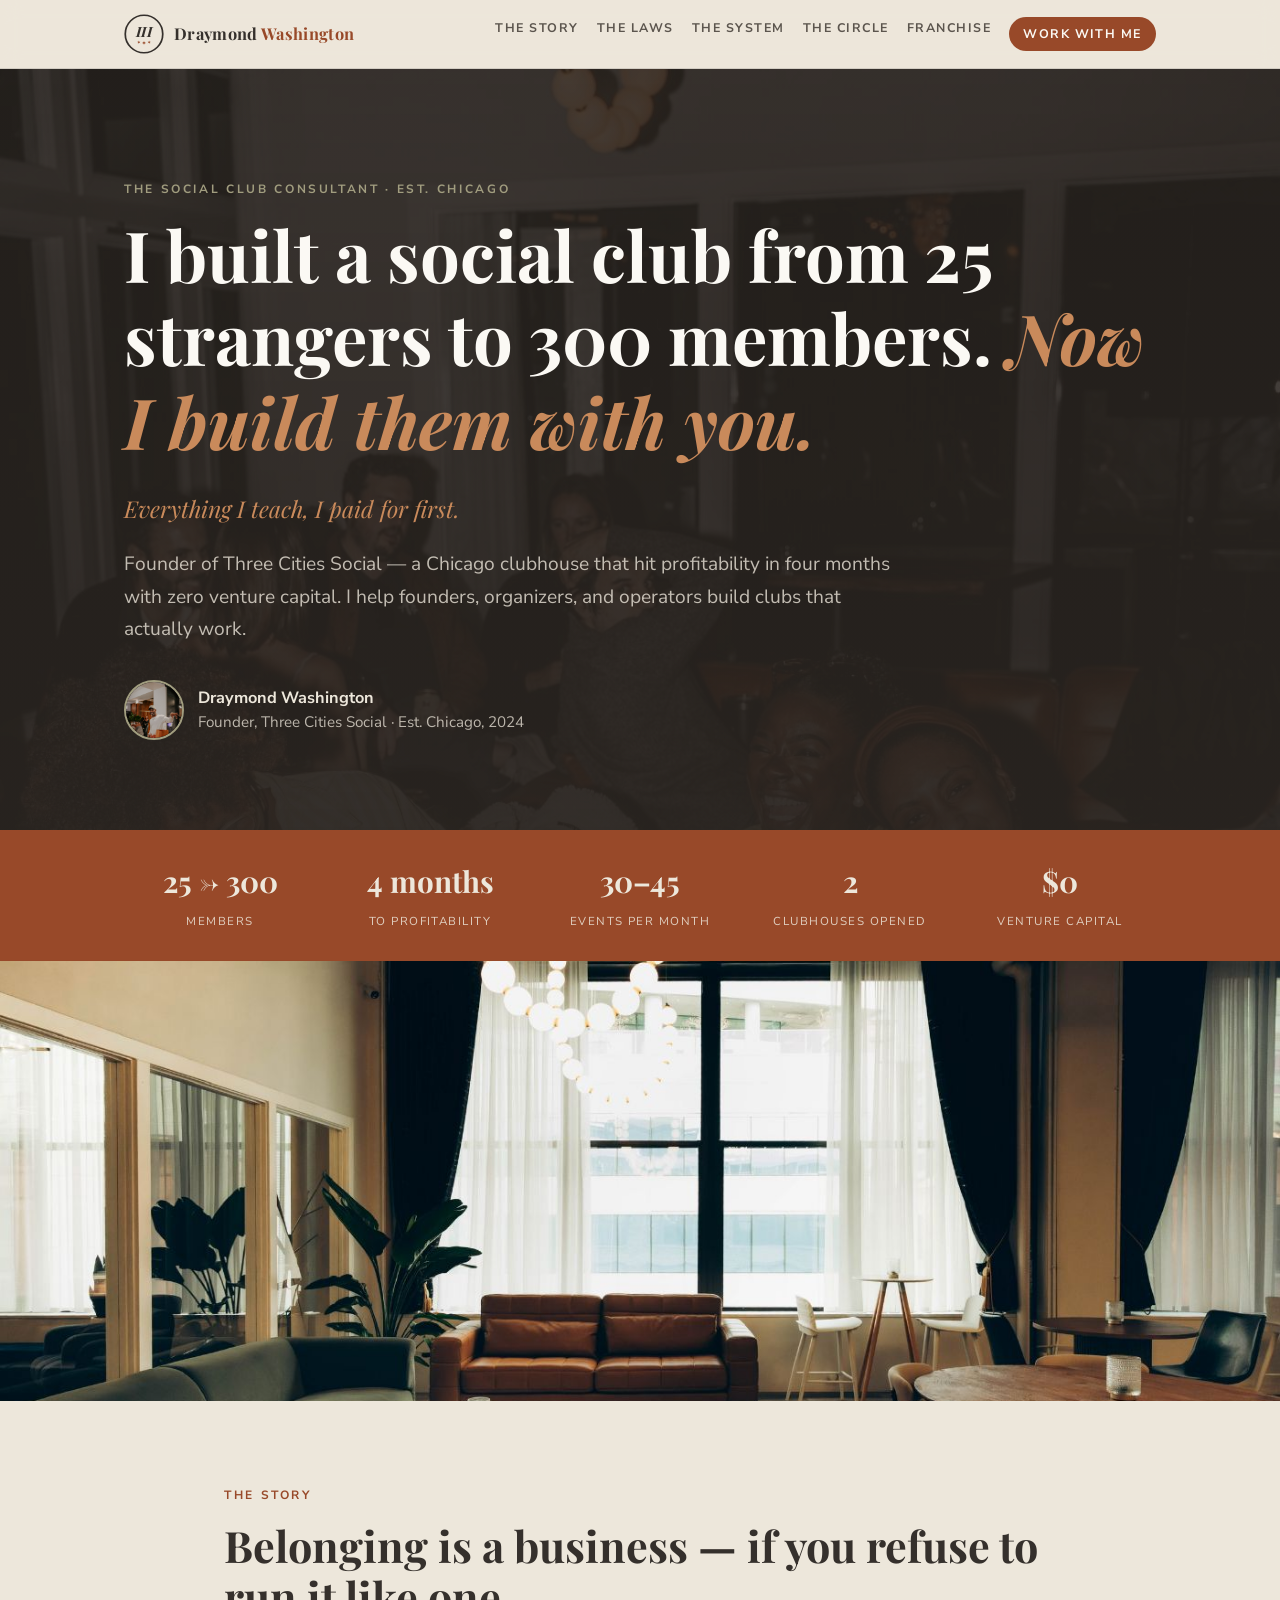
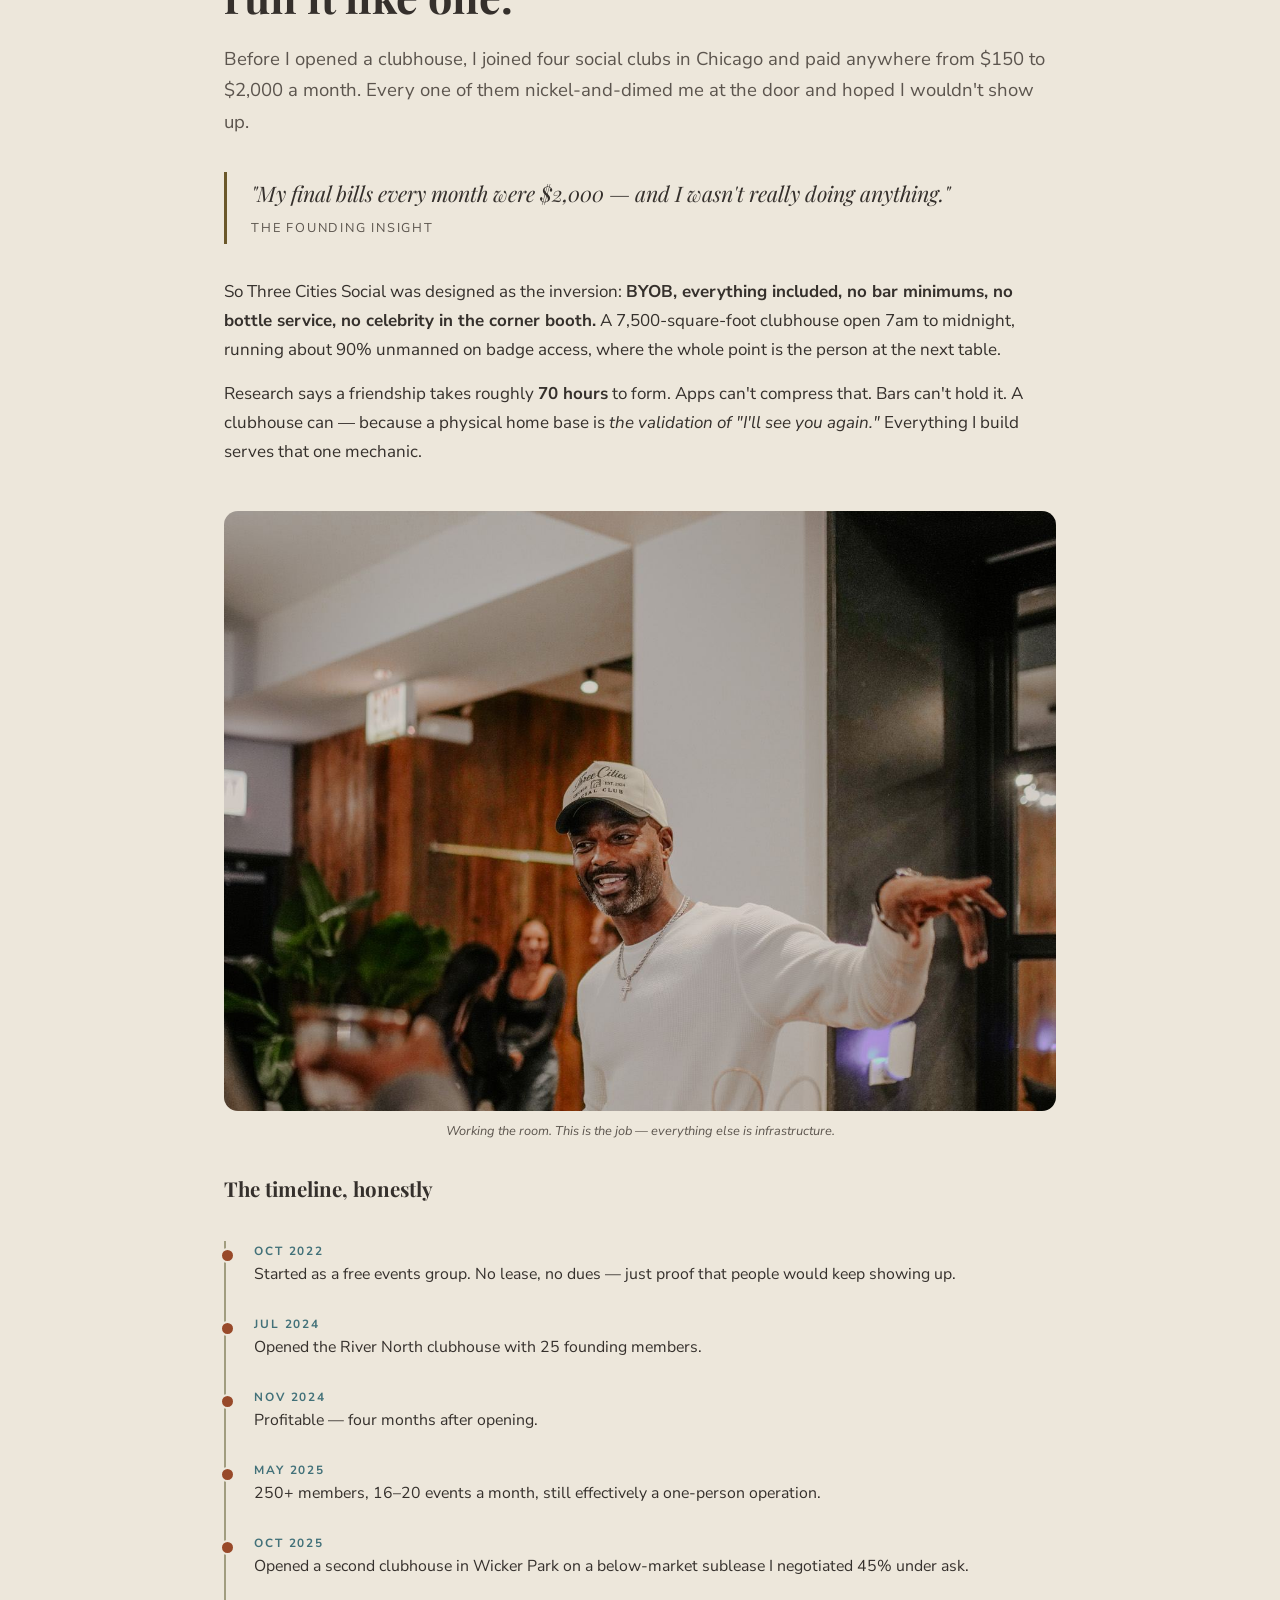
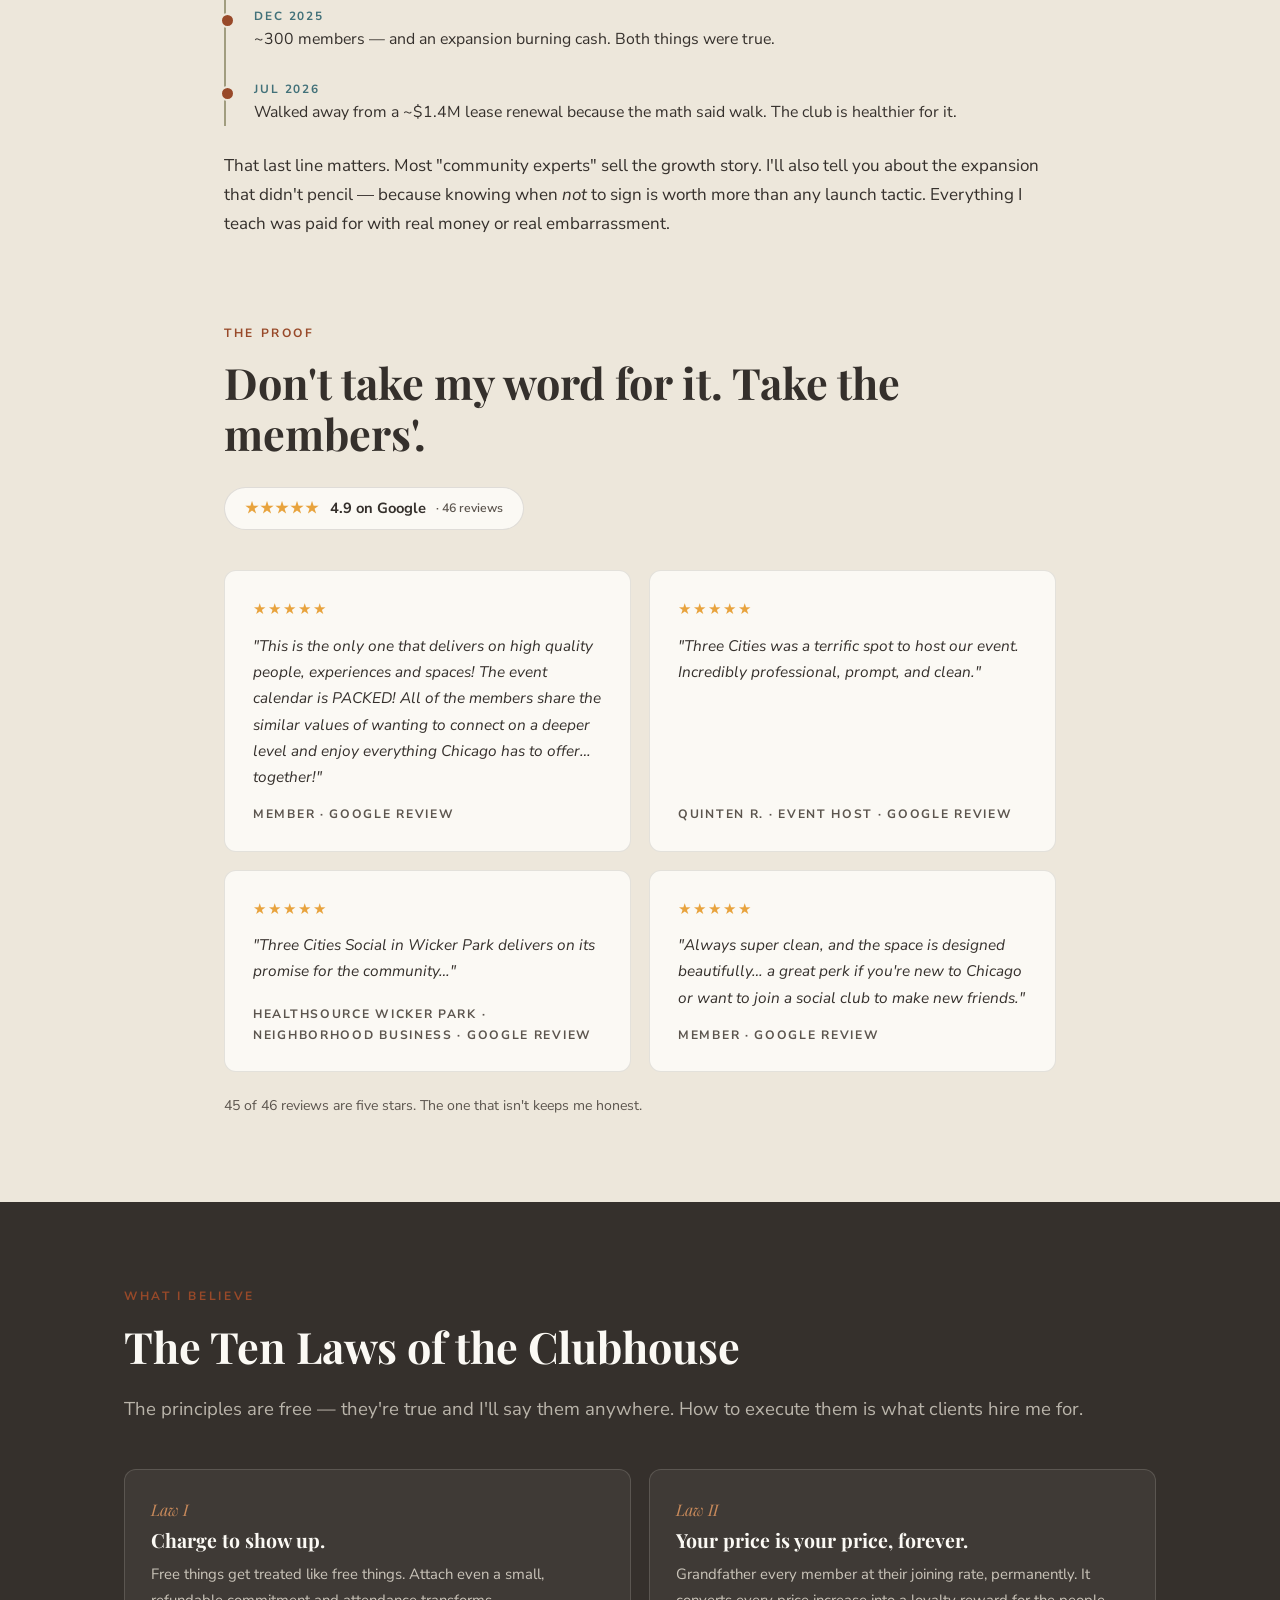
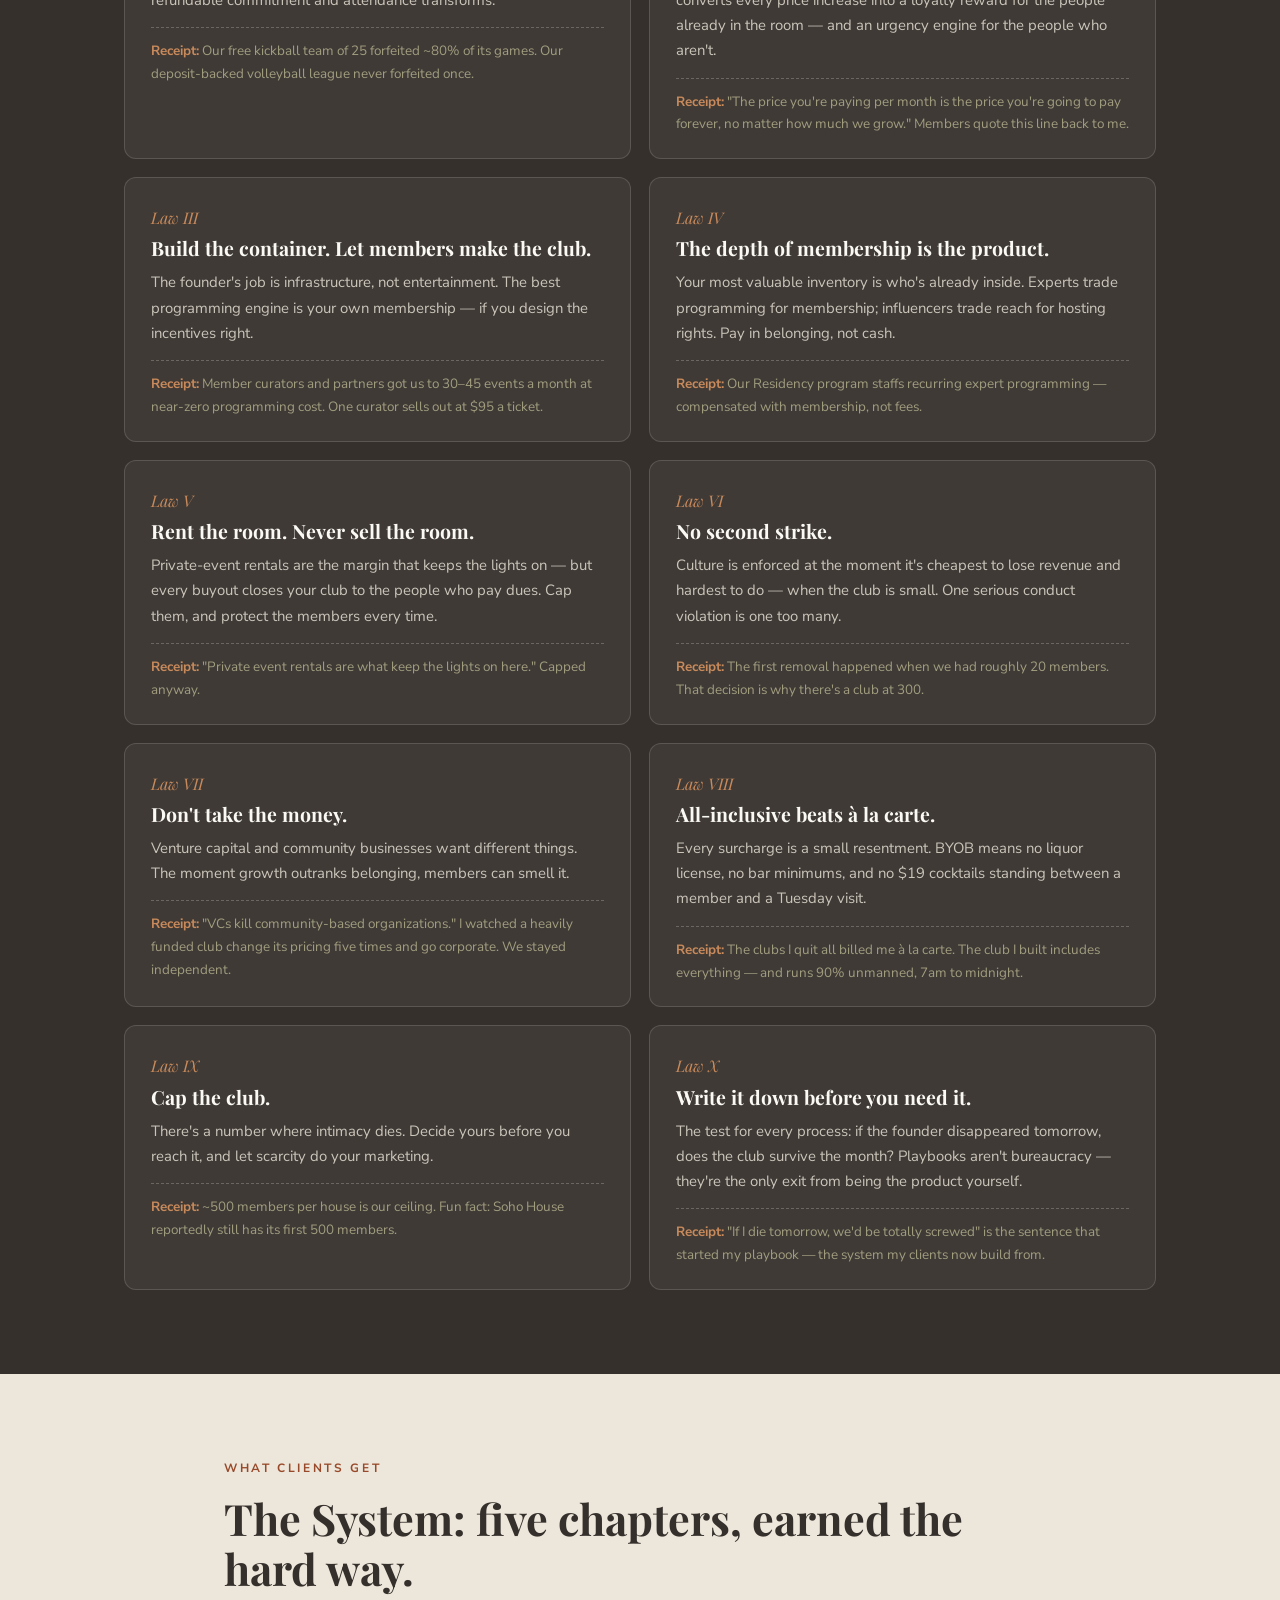
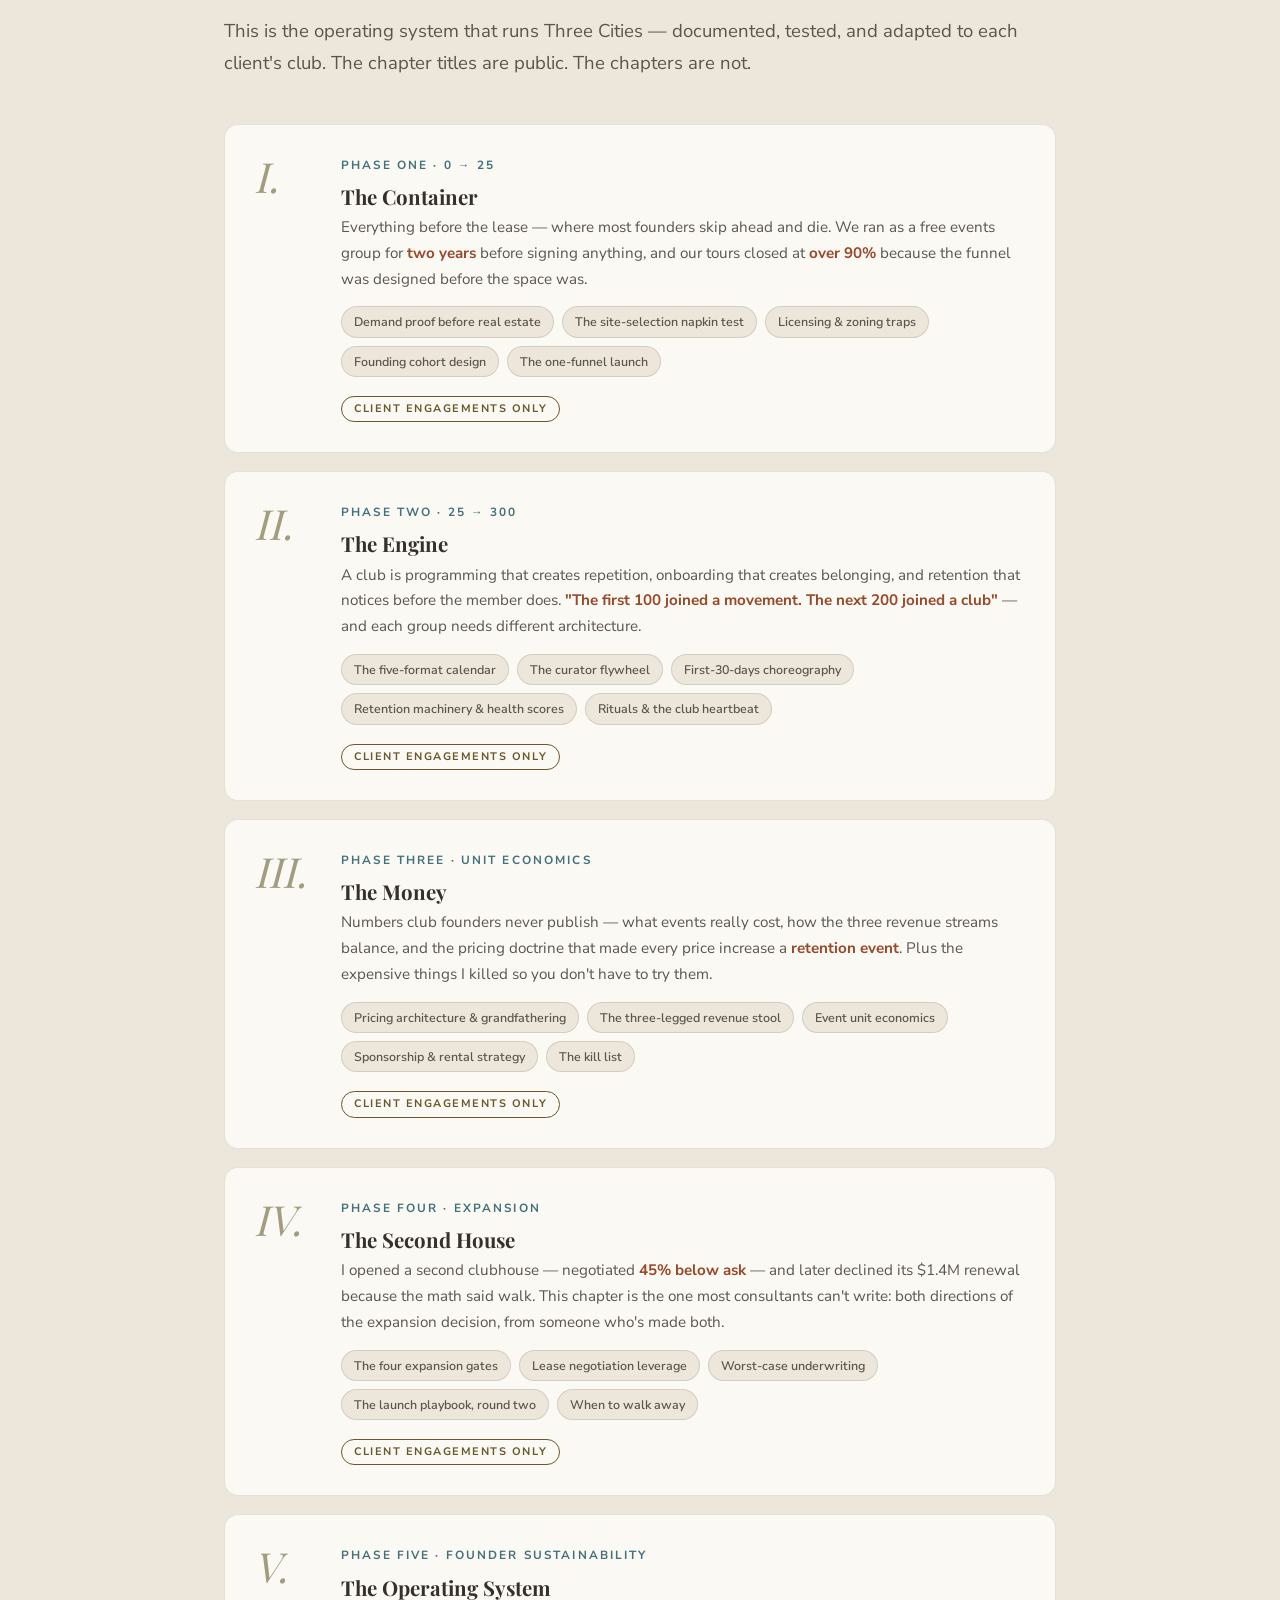
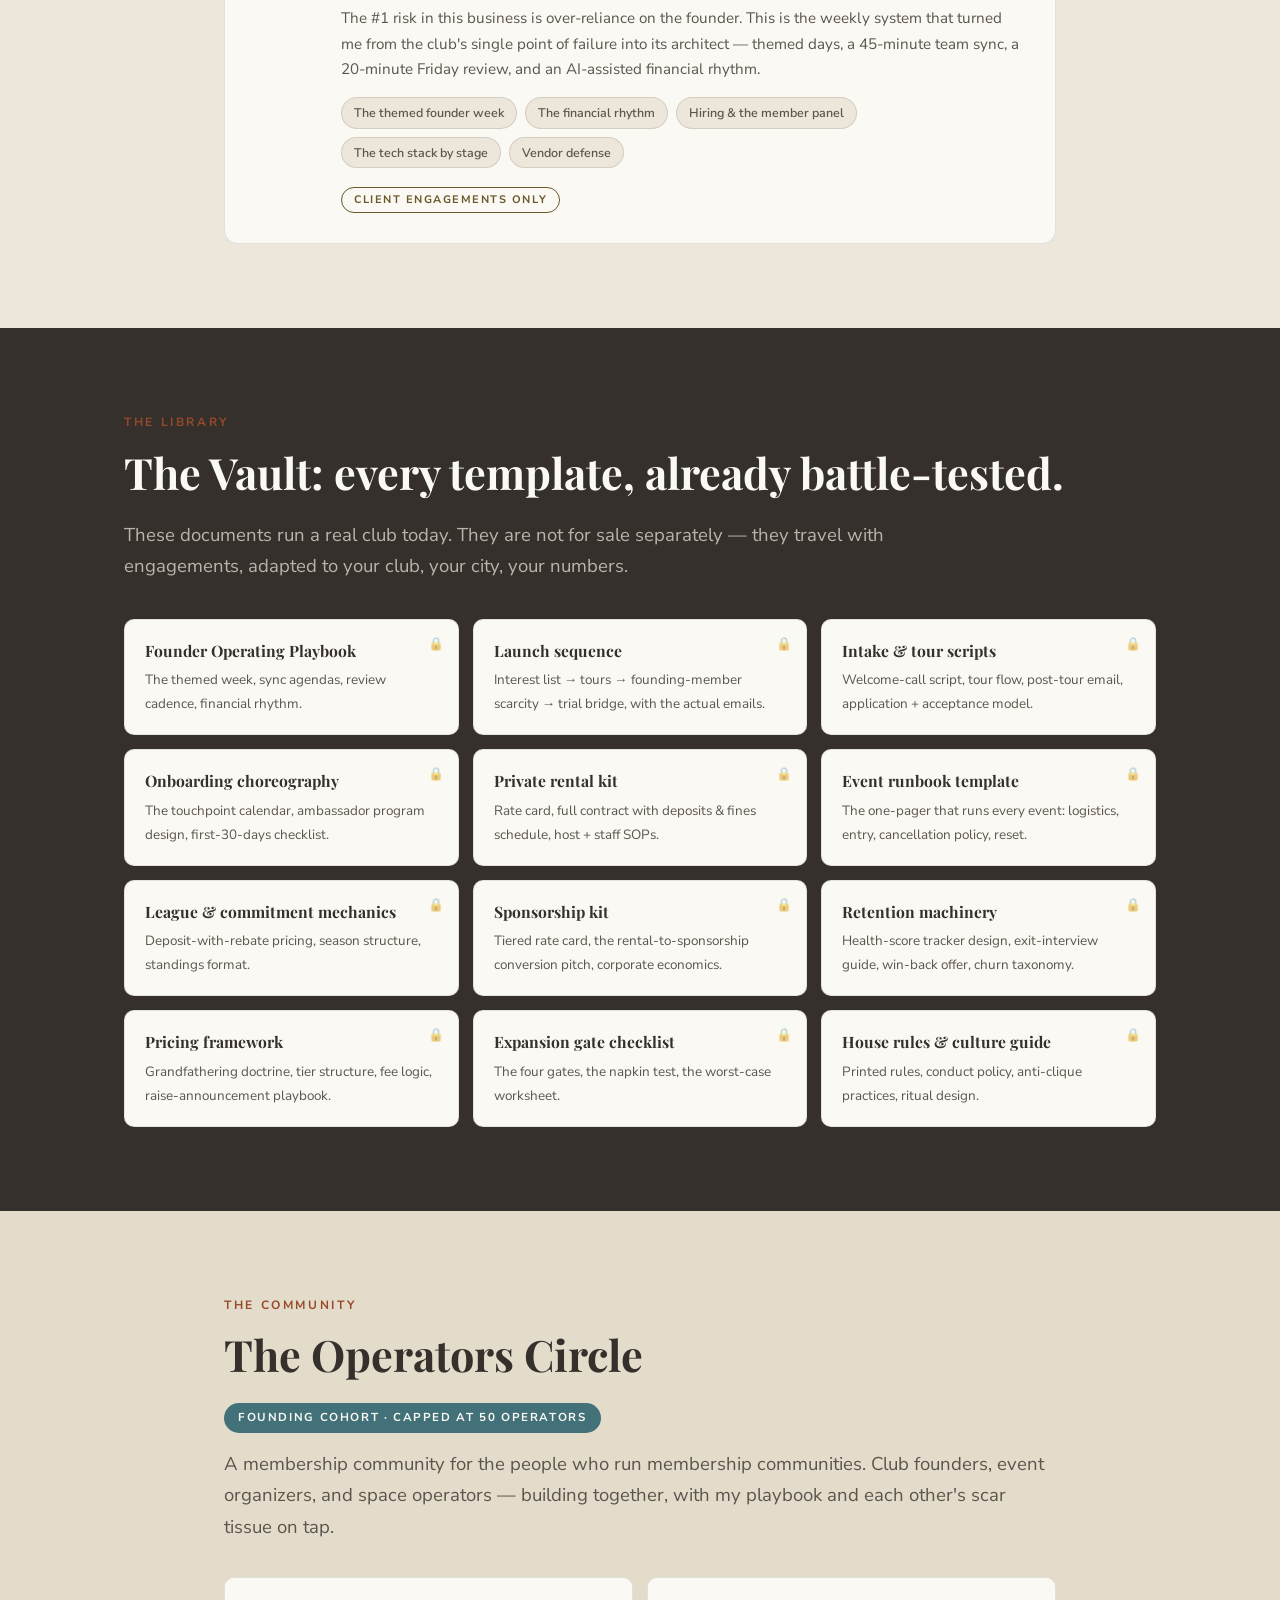
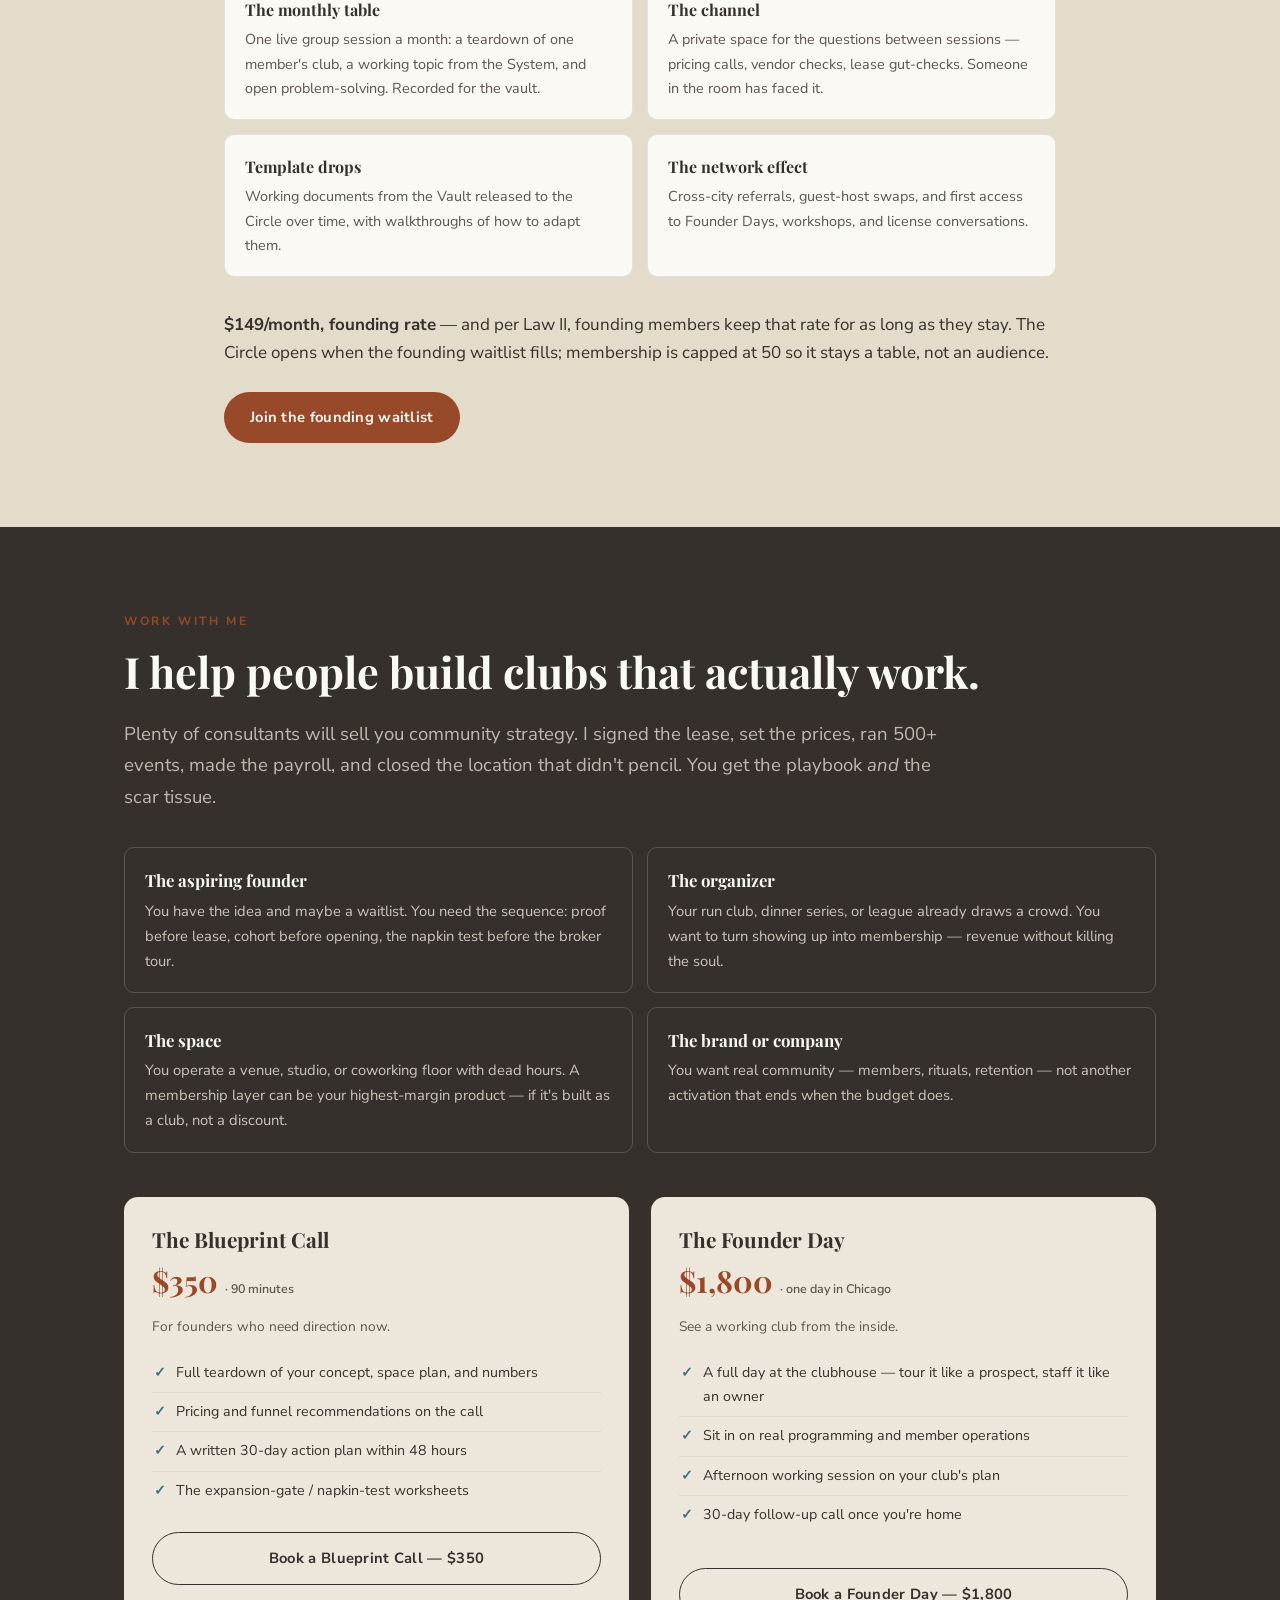
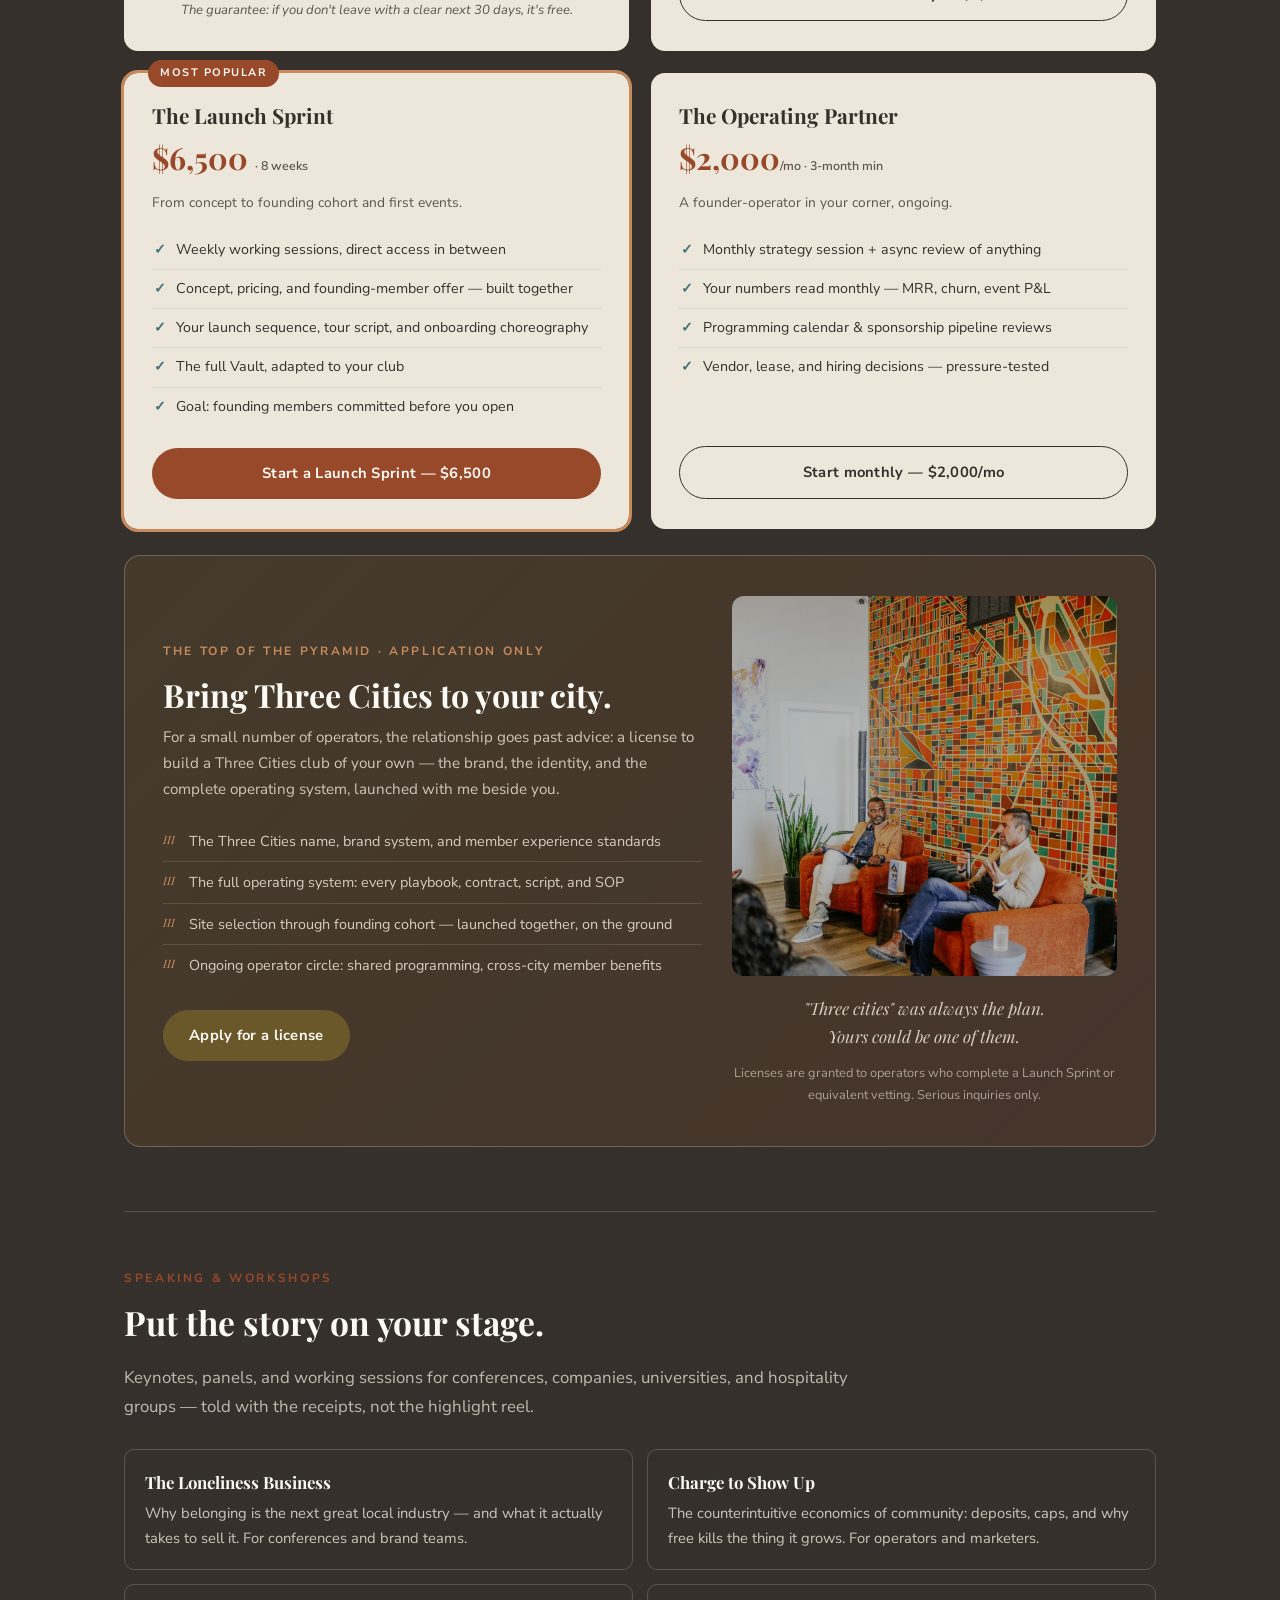
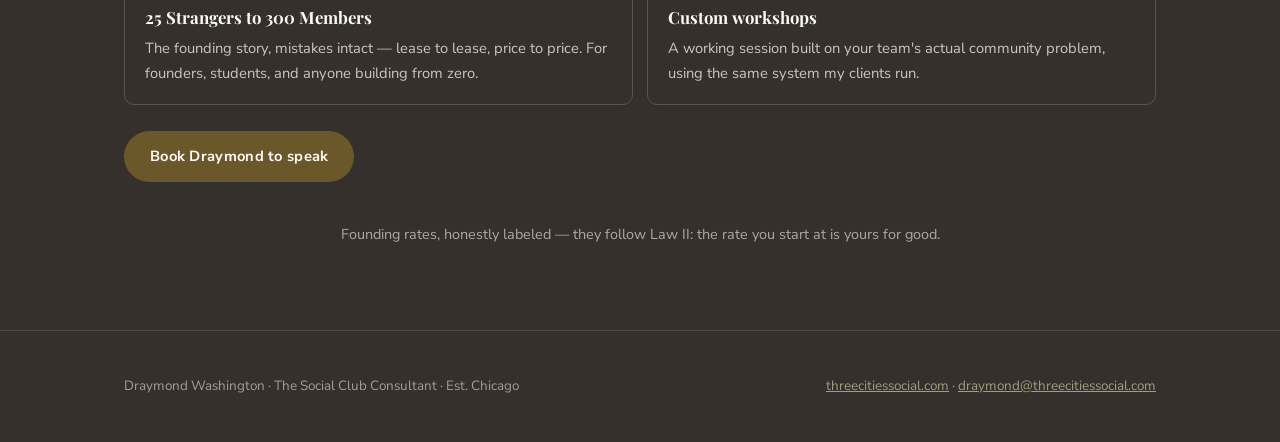
<file: index (46).html>
<!DOCTYPE html>
<html lang="en">
<head>
<meta charset="UTF-8">
<meta name="viewport" content="width=device-width, initial-scale=1.0">
<title>Draymond Washington — The Social Club Consultant</title>
<meta name="description" content="I built Three Cities Social from 25 strangers to 300 members — profitable in 4 months, no venture capital. I help founders, organizers, and operators build clubs that work. Advisory, launch sprints, and franchise licensing.">
<link rel="canonical" href="https://thesocialclubconsultant.com/">
<link rel="icon" href="data:image/svg+xml,%3Csvg xmlns='http://www.w3.org/2000/svg' viewBox='0 0 64 64'%3E%3Ccircle cx='32' cy='32' r='30' fill='%2335302C'/%3E%3Ccircle cx='32' cy='32' r='26' fill='none' stroke='%23A19D7F' stroke-width='2'/%3E%3Ctext x='32' y='36' text-anchor='middle' font-family='Georgia,serif' font-style='italic' font-weight='bold' font-size='20' fill='%23EDE7DB'%3EIII%3C/text%3E%3Ccircle cx='22' cy='46' r='2.5' fill='%23C98A5B'/%3E%3Ccircle cx='32' cy='47.5' r='3' fill='%23C98A5B'/%3E%3Ccircle cx='42' cy='46' r='2.5' fill='%23C98A5B'/%3E%3C/svg%3E">
<meta property="og:type" content="website">
<meta property="og:url" content="https://thesocialclubconsultant.com/">
<meta property="og:site_name" content="The Social Club Consultant">
<meta property="og:title" content="Draymond Washington — The Social Club Consultant">
<meta property="og:description" content="25 strangers to 300 members, profitable in 4 months, $0 VC. Everything I teach, I paid for first.">
<meta property="og:image" content="https://thesocialclubconsultant.com/fireside.jpg">
<meta name="twitter:card" content="summary_large_image">
<meta name="twitter:title" content="Draymond Washington — The Social Club Consultant">
<meta name="twitter:description" content="25 strangers to 300 members, profitable in 4 months, $0 VC. Everything I teach, I paid for first.">
<meta name="twitter:image" content="https://thesocialclubconsultant.com/fireside.jpg">
<link rel="preconnect" href="https://fonts.googleapis.com">
<link rel="preconnect" href="https://fonts.gstatic.com" crossorigin>
<link href="https://fonts.googleapis.com/css2?family=Playfair+Display:ital,wght@0,400;0,600;0,700;1,400&family=Nunito+Sans:ital,wght@0,300;0,400;0,600;0,700;1,400&display=swap" rel="stylesheet">
<style>
  :root {
    --paper: #EDE7DB;
    --paper-deep: #E4DCCB;
    --ink: #35302C;
    --ink-soft: #5C554E;
    --ocean: #427179;
    --gold: #6B582A;
    --autumn: #984929;
    --clay: #A19D7F;
    --white: #FBF9F4;
    --serif: 'Playfair Display', Georgia, 'Times New Roman', serif;
    --sans: 'Nunito Sans', 'Avenir Next', 'Segoe UI', sans-serif;
  }
  * { margin: 0; padding: 0; box-sizing: border-box; }
  html { scroll-behavior: smooth; scroll-padding-top: 76px; }
  body {
    font-family: var(--sans);
    background: var(--paper);
    color: var(--ink);
    line-height: 1.7;
    font-size: 17px;
  }
  ::selection { background: var(--ocean); color: var(--white); }

  /* ---------- Nav ---------- */
  nav {
    position: sticky; top: 0; z-index: 50;
    background: rgba(237,231,219,.92);
    backdrop-filter: blur(10px);
    border-bottom: 1px solid rgba(53,48,44,.14);
  }
  .nav-inner {
    max-width: 1080px; margin: 0 auto; padding: 14px 24px;
    display: flex; align-items: center; justify-content: space-between; gap: 16px;
  }
  .nav-mark {
    font-family: var(--serif); font-weight: 700; font-size: 1.02rem;
    letter-spacing: .02em; white-space: nowrap;
    display: flex; align-items: center; gap: 10px; text-decoration: none; color: var(--ink);
  }
  .nav-mark span { color: var(--autumn); }
  .nav-mark svg { flex: none; display: block; }
  .nav-links { display: flex; gap: 18px; flex-wrap: wrap; justify-content: flex-end; }
  .nav-links a {
    color: var(--ink-soft); text-decoration: none; font-size: .78rem;
    text-transform: uppercase; letter-spacing: .12em; font-weight: 700;
  }
  .nav-links a:hover { color: var(--autumn); }
  .nav-links a.cta { color: var(--white); background: var(--autumn); padding: 6px 14px; border-radius: 999px; }
  .nav-links a.cta:hover { background: var(--gold); color: var(--white); }
  @media (max-width: 900px) { .nav-links a:not(.cta) { display: none; } }

  /* ---------- Shared ---------- */
  .wrap { max-width: 880px; margin: 0 auto; padding: 0 24px; }
  .wrap-wide { max-width: 1080px; margin: 0 auto; padding: 0 24px; }
  section { padding: 84px 0; }
  .kicker {
    font-size: .75rem; text-transform: uppercase; letter-spacing: .22em;
    font-weight: 700; color: var(--autumn); margin-bottom: 14px;
  }
  h1, h2, h3 { font-family: var(--serif); line-height: 1.18; }
  h2 { font-size: clamp(1.9rem, 4.4vw, 2.7rem); font-weight: 700; margin-bottom: 22px; }
  h3 { font-size: 1.28rem; font-weight: 700; margin: 34px 0 10px; }
  p + p { margin-top: 16px; }
  .lede { font-size: 1.16rem; color: var(--ink-soft); }
  em { font-style: italic; }
  .divider {
    max-width: 880px; margin: 0 auto; padding: 0 24px;
    display: flex; align-items: center; gap: 14px; color: var(--clay);
  }
  .divider::before, .divider::after { content: ""; flex: 1; border-top: 1px solid rgba(53,48,44,.16); }
  .divider svg { flex: none; }

  .pull {
    border-left: 3px solid var(--gold);
    padding: 6px 0 6px 24px; margin: 34px 0;
    font-family: var(--serif); font-size: 1.34rem; font-style: italic; line-height: 1.45;
    color: var(--ink);
  }
  .pull cite { display: block; font-family: var(--sans); font-style: normal; font-size: .8rem; text-transform: uppercase; letter-spacing: .14em; color: var(--ink-soft); margin-top: 10px; }

  /* ---------- Hero ---------- */
  header.hero {
    background:
      linear-gradient(180deg, rgba(42,37,33,.82) 0%, rgba(42,37,33,.9) 70%, rgba(42,37,33,.96) 100%),
      url('trivia.jpg') center 28% / cover no-repeat;
    background-color: var(--ink);
    color: var(--paper);
    padding: 110px 0 0; overflow: hidden; position: relative;
  }
  .hero-inner { max-width: 1080px; margin: 0 auto; padding: 0 24px 90px; position: relative; }
  .hero .kicker { color: var(--clay); }
  .hero h1 {
    font-size: clamp(2.5rem, 6.4vw, 4.4rem); font-weight: 700; max-width: 15em;
    margin-bottom: 26px; color: var(--white);
  }
  .hero h1 .accent { color: #C98A5B; font-style: italic; }
  .hero .lede { color: rgba(237,231,219,.78); max-width: 40em; font-size: 1.2rem; }
  .hero-byline { margin-top: 34px; display: flex; align-items: center; gap: 14px; }
  .hero-byline .founder-avatar {
    width: 60px; height: 60px; border: 2px solid var(--clay); border-radius: 50%;
    object-fit: cover; object-position: center 20%; flex: none; display: block;
  }
  .hero-byline p { font-size: .95rem; color: rgba(237,231,219,.75); line-height: 1.45; }
  .hero-byline p strong { color: var(--paper); display: block; font-size: 1.02rem; }
  .statbar { background: var(--autumn); color: var(--paper); }
  .statbar-inner {
    max-width: 1080px; margin: 0 auto; padding: 26px 24px;
    display: grid; grid-template-columns: repeat(5, 1fr); gap: 18px; text-align: center;
  }
  .statbar b { display: block; font-family: var(--serif); font-size: clamp(1.3rem, 2.6vw, 1.85rem); font-weight: 700; }
  .statbar small { font-size: .72rem; text-transform: uppercase; letter-spacing: .13em; opacity: .85; }
  @media (max-width: 760px) { .statbar-inner { grid-template-columns: repeat(2, 1fr); } .statbar-inner div:last-child { grid-column: span 2; } }

  /* ---------- Photos ---------- */
  .photoband img { width: 100%; height: 440px; object-fit: cover; object-position: center 46%; display: block; }
  @media (max-width: 700px) { .photoband img { height: 220px; } }
  .founder-figure { margin: 44px 0 8px; }
  .founder-figure img {
    width: 100%; max-height: 600px; object-fit: cover; object-position: center 28%;
    border-radius: 14px; display: block;
  }
  .founder-figure figcaption { font-size: .8rem; color: var(--ink-soft); margin-top: 10px; text-align: center; font-style: italic; }

  /* ---------- Timeline ---------- */
  .timeline { margin: 40px 0 8px; border-left: 2px solid var(--clay); padding-left: 28px; }
  .tl-item { position: relative; padding-bottom: 26px; }
  .tl-item:last-child { padding-bottom: 0; }
  .tl-item::before {
    content: ""; position: absolute; left: -34.5px; top: 7px;
    width: 11px; height: 11px; border-radius: 50%; background: var(--autumn);
    border: 2px solid var(--paper);
  }
  .tl-item .when { font-size: .74rem; text-transform: uppercase; letter-spacing: .16em; font-weight: 700; color: var(--ocean); }
  .tl-item .what { font-size: .99rem; }

  /* ---------- Testimonials ---------- */
  .gbadge {
    display: inline-flex; align-items: center; gap: 10px;
    background: var(--white); border: 1px solid rgba(53,48,44,.14); border-radius: 999px;
    padding: 8px 20px; font-size: .92rem; font-weight: 700; margin-top: 6px;
  }
  .gbadge .stars { color: #E8A33D; letter-spacing: 2px; }
  .gbadge small { font-weight: 600; color: var(--ink-soft); }
  .quotes { display: grid; grid-template-columns: repeat(2, 1fr); gap: 18px; margin-top: 40px; }
  @media (max-width: 760px) { .quotes { grid-template-columns: 1fr; } }
  .quote {
    background: var(--white); border: 1px solid rgba(53,48,44,.12); border-radius: 12px;
    padding: 26px 28px; display: flex; flex-direction: column;
  }
  .quote .stars { color: #E8A33D; letter-spacing: 2px; font-size: .95rem; margin-bottom: 10px; }
  .quote p { font-size: .96rem; font-style: italic; flex: 1; }
  .quote cite { display: block; margin-top: 14px; font-style: normal; font-size: .76rem; text-transform: uppercase; letter-spacing: .14em; color: var(--ink-soft); font-weight: 700; }

  /* ---------- Circle ---------- */
  .circle-section { background: var(--paper-deep); }
  .circle-grid { display: grid; grid-template-columns: repeat(2, 1fr); gap: 14px; margin: 34px 0; }
  @media (max-width: 720px) { .circle-grid { grid-template-columns: 1fr; } }
  .circle-grid > div {
    background: var(--white); border: 1px solid rgba(53,48,44,.12); border-radius: 10px;
    padding: 18px 20px; font-size: .9rem; color: var(--ink-soft);
  }
  .circle-grid b { display: block; font-family: var(--serif); font-size: 1rem; color: var(--ink); margin-bottom: 4px; }
  .founding-chip {
    display: inline-block; background: var(--ocean); color: var(--white); border-radius: 999px;
    font-size: .72rem; font-weight: 700; text-transform: uppercase; letter-spacing: .14em; padding: 5px 14px; margin-bottom: 16px;
  }

  /* ---------- Laws ---------- */
  .laws-section { background: var(--ink); color: var(--paper); }
  .laws-section h2, .laws-section h3 { color: var(--white); }
  .laws-section .lede { color: rgba(237,231,219,.72); }
  .laws { display: grid; grid-template-columns: 1fr 1fr; gap: 18px; margin-top: 44px; }
  @media (max-width: 760px) { .laws { grid-template-columns: 1fr; } }
  .law {
    background: rgba(251,249,244,.05); border: 1px solid rgba(237,231,219,.16);
    border-radius: 12px; padding: 26px 26px 22px;
  }
  .law .num { font-family: var(--serif); font-style: italic; font-size: 1rem; color: #C98A5B; }
  .law h3 { margin: 6px 0 10px; font-size: 1.22rem; }
  .law p { font-size: .93rem; color: rgba(237,231,219,.8); }
  .law .receipt { margin-top: 14px; padding-top: 12px; border-top: 1px dashed rgba(237,231,219,.25); font-size: .84rem; color: var(--clay); }
  .law .receipt b { color: #C98A5B; font-weight: 700; }

  /* ---------- System (gated chapters) ---------- */
  .lock-chip {
    display: inline-flex; align-items: center; gap: 6px;
    font-size: .68rem; font-weight: 700; text-transform: uppercase; letter-spacing: .14em;
    color: var(--gold); border: 1px solid var(--gold); border-radius: 999px; padding: 3px 12px;
  }
  .sys { display: grid; grid-template-columns: 1fr; gap: 18px; margin-top: 44px; }
  .sys-chapter {
    background: var(--white); border: 1px solid rgba(53,48,44,.12); border-radius: 14px;
    padding: 30px 32px; display: grid; grid-template-columns: 64px 1fr; gap: 20px;
  }
  @media (max-width: 640px) { .sys-chapter { grid-template-columns: 1fr; } }
  .sys-num { font-family: var(--serif); font-style: italic; font-size: 2.6rem; color: var(--clay); line-height: 1; }
  .sys-chapter h3 { margin: 0 0 6px; }
  .sys-chapter .range { font-size: .74rem; text-transform: uppercase; letter-spacing: .18em; font-weight: 700; color: var(--ocean); margin-bottom: 10px; }
  .sys-chapter p.tease { font-size: .95rem; color: var(--ink-soft); margin-bottom: 14px; }
  .sys-chapter p.tease b { color: var(--autumn); }
  .sys-inside { display: flex; flex-wrap: wrap; gap: 8px; margin-bottom: 16px; }
  .sys-inside span {
    font-size: .78rem; font-weight: 600; color: var(--ink-soft);
    background: var(--paper); border: 1px solid rgba(53,48,44,.14); border-radius: 999px; padding: 4px 12px;
  }

  /* ---------- Vault ---------- */
  .vault { display: grid; grid-template-columns: repeat(3, 1fr); gap: 14px; margin-top: 36px; }
  @media (max-width: 860px) { .vault { grid-template-columns: repeat(2, 1fr); } }
  @media (max-width: 560px) { .vault { grid-template-columns: 1fr; } }
  .vault-item {
    background: var(--white); border: 1px solid rgba(53,48,44,.12); border-radius: 10px;
    padding: 18px 20px; font-size: .88rem; position: relative;
  }
  .vault-item b { display: block; font-family: var(--serif); font-size: .98rem; margin-bottom: 4px; padding-right: 26px; color: var(--ink); }
  .vault-item span { color: var(--ink-soft); font-size: .84rem; }
  .vault-item::after {
    content: "🔒"; position: absolute; top: 14px; right: 14px; font-size: .8rem; opacity: .55;
  }

  /* ---------- Offer ---------- */
  .offer-section { background: var(--ink); color: var(--paper); }
  .offer-section h2 { color: var(--white); }
  .offer-section .lede { color: rgba(237,231,219,.75); }
  .icp { display: grid; grid-template-columns: repeat(2, 1fr); gap: 14px; margin: 34px 0 10px; }
  @media (max-width: 720px) { .icp { grid-template-columns: 1fr; } }
  .icp div { border: 1px solid rgba(237,231,219,.2); border-radius: 10px; padding: 18px 20px; font-size: .92rem; color: rgba(237,231,219,.82); }
  .icp b { display: block; font-family: var(--serif); font-size: 1.05rem; color: var(--white); margin-bottom: 4px; }
  .tiers { display: grid; grid-template-columns: repeat(2, 1fr); gap: 22px; margin-top: 44px; }
  @media (max-width: 860px) { .tiers { grid-template-columns: 1fr; } }
  .tier {
    background: var(--paper); color: var(--ink); border-radius: 14px; padding: 30px 28px;
    display: flex; flex-direction: column;
  }
  .tier.feature { outline: 3px solid #C98A5B; position: relative; }
  .tier.feature::before {
    content: "Most popular"; position: absolute; top: -13px; left: 24px;
    background: var(--autumn); color: var(--white); font-size: .68rem; font-weight: 700;
    text-transform: uppercase; letter-spacing: .14em; padding: 4px 12px; border-radius: 999px;
  }
  .tier h3 { margin: 0 0 4px; font-size: 1.3rem; }
  .tier .price { font-family: var(--serif); font-size: 1.9rem; font-weight: 700; color: var(--autumn); }
  .tier .price small { font-family: var(--sans); font-size: .78rem; font-weight: 600; color: var(--ink-soft); }
  .tier p.sub { font-size: .86rem; color: var(--ink-soft); margin: 8px 0 16px; }
  .tier ul { list-style: none; margin: 0 0 22px; flex: 1; }
  .tier ul li { font-size: .89rem; padding: 7px 0 7px 24px; position: relative; border-bottom: 1px solid rgba(53,48,44,.08); }
  .tier ul li:last-child { border-bottom: none; }
  .tier ul li::before { content: "✓"; position: absolute; left: 2px; color: var(--ocean); font-weight: 700; }
  .btn {
    display: inline-block; text-align: center; text-decoration: none; font-weight: 700;
    font-size: .92rem; padding: 13px 26px; border-radius: 999px; letter-spacing: .02em;
  }
  .btn-solid { background: var(--autumn); color: var(--white); }
  .btn-solid:hover { background: var(--gold); }
  .btn-line { border: 1.5px solid var(--ink); color: var(--ink); }
  .btn-line:hover { border-color: var(--autumn); color: var(--autumn); }
  .btn-gold { background: var(--gold); color: var(--white); }
  .btn-gold:hover { background: var(--autumn); }
  .offer-foot { margin-top: 40px; text-align: center; font-size: .9rem; color: rgba(237,231,219,.66); }
  .offer-foot a { color: #C98A5B; }

  /* ---------- Franchise ---------- */
  .franchise {
    margin-top: 26px; border: 1px solid rgba(237,231,219,.25); border-radius: 16px;
    background: linear-gradient(135deg, rgba(107,88,42,.28), rgba(152,73,41,.18));
    padding: 40px 38px; display: grid; grid-template-columns: 1.4fr 1fr; gap: 30px; align-items: center;
  }
  @media (max-width: 820px) { .franchise { grid-template-columns: 1fr; } }
  .franchise .kicker { color: #C98A5B; }
  .franchise h3 { font-size: clamp(1.5rem, 3vw, 2rem); color: var(--white); margin: 0 0 12px; }
  .franchise p { font-size: .95rem; color: rgba(237,231,219,.82); }
  .franchise ul { list-style: none; margin: 0 0 24px; }
  .franchise ul li { font-size: .9rem; color: rgba(237,231,219,.85); padding: 8px 0 8px 26px; position: relative; border-bottom: 1px solid rgba(237,231,219,.14); }
  .franchise ul li:last-child { border-bottom: none; }
  .franchise ul li::before { content: "III"; position: absolute; left: 0; top: 9px; font-family: var(--serif); font-style: italic; font-size: .72rem; color: #C98A5B; }
  .franchise .side { text-align: center; }
  .franchise .side .seal-lg {
    width: 84px; height: 84px; border: 2px solid #C98A5B; border-radius: 50%;
    display: flex; align-items: center; justify-content: center; margin: 0 auto 18px;
    font-family: var(--serif); font-weight: 700; font-size: 1.7rem; color: var(--paper); letter-spacing: .04em;
  }
  .franchise .side p { font-size: .8rem; margin: 12px 0 0; color: rgba(237,231,219,.6); }

  /* ---------- Footer ---------- */
  footer { background: var(--ink); color: rgba(237,231,219,.6); border-top: 1px solid rgba(237,231,219,.14); }
  .foot-inner { max-width: 1080px; margin: 0 auto; padding: 44px 24px; display: flex; justify-content: space-between; gap: 20px; flex-wrap: wrap; font-size: .84rem; }
  footer a { color: var(--clay); }
</style>
</head>
<body>

<nav>
  <div class="nav-inner">
    <a class="nav-mark" href="#top">
      <svg width="40" height="40" viewBox="0 0 512 512" xmlns="http://www.w3.org/2000/svg" aria-hidden="true">
        <circle cx="256" cy="256" r="240" fill="none" stroke="#35302C" stroke-width="22"/>
        <text x="256" y="296" text-anchor="middle" font-family="Playfair Display, Georgia, serif" font-style="italic" font-weight="700" font-size="180" fill="#35302C">III</text>
        <g fill="#984929">
          <polygon transform="translate(190,362) scale(1.5)" points="0,-15 2.75,-4.76 12.99,-7.5 5.5,0 12.99,7.5 2.75,4.76 0,15 -2.75,4.76 -12.99,7.5 -5.5,0 -12.99,-7.5 -2.75,-4.76"/>
          <polygon transform="translate(256,370) scale(1.75)" points="0,-15 2.75,-4.76 12.99,-7.5 5.5,0 12.99,7.5 2.75,4.76 0,15 -2.75,4.76 -12.99,7.5 -5.5,0 -12.99,-7.5 -2.75,-4.76"/>
          <polygon transform="translate(322,362) scale(1.5)" points="0,-15 2.75,-4.76 12.99,-7.5 5.5,0 12.99,7.5 2.75,4.76 0,15 -2.75,4.76 -12.99,7.5 -5.5,0 -12.99,-7.5 -2.75,-4.76"/>
        </g>
      </svg>
      <div>Draymond <span>Washington</span></div>
    </a>
    <div class="nav-links">
      <a href="#story">The Story</a>
      <a href="#laws">The Laws</a>
      <a href="#system">The System</a>
      <a href="#circle">The Circle</a>
      <a href="#franchise">Franchise</a>
      <a href="#work" class="cta">Work with me</a>
    </div>
  </div>
</nav>

<header class="hero">
  <div class="hero-inner">
    <div class="kicker">The Social Club Consultant · Est. Chicago</div>
    <h1>I built a social club from 25 strangers to 300 members. <span class="accent">Now I build them with you.</span></h1>
    <p style="font-family:var(--serif); font-style:italic; font-size:clamp(1.15rem, 2.4vw, 1.45rem); color:#C98A5B; margin-bottom:20px;">Everything I teach, I paid for first.</p>
    <p class="lede">Founder of Three Cities Social — a Chicago clubhouse that hit profitability in four months with zero venture capital. I help founders, organizers, and operators build clubs that actually work.</p>
    <div class="hero-byline">
      <img class="founder-avatar" src="draymond.jpg" alt="Draymond Washington">
      <p><strong>Draymond Washington</strong>Founder, Three Cities Social · Est. Chicago, 2024</p>
    </div>
  </div>
  <div class="statbar">
    <div class="statbar-inner">
      <div><b>25 → 300</b><small>members</small></div>
      <div><b>4 months</b><small>to profitability</small></div>
      <div><b>30–45</b><small>events per month</small></div>
      <div><b>2</b><small>clubhouses opened</small></div>
      <div><b>$0</b><small>venture capital</small></div>
    </div>
  </div>
</header>

<div class="photoband">
  <img src="clubhouse.jpg" alt="The Three Cities Social lounge at golden hour — velvet and leather sofas, pearl-string chandelier, floor-to-ceiling windows">
</div>

<!-- ============ STORY ============ -->
<section id="story">
  <div class="wrap">
    <div class="kicker">The story</div>
    <h2>Belonging is a business — if you refuse to run it like one.</h2>
    <p class="lede">Before I opened a clubhouse, I joined four social clubs in Chicago and paid anywhere from $150 to $2,000 a month. Every one of them nickel-and-dimed me at the door and hoped I wouldn't show up.</p>
    <div class="pull">"My final bills every month were $2,000 — and I wasn't really doing anything."<cite>The founding insight</cite></div>
    <p>So Three Cities Social was designed as the inversion: <strong>BYOB, everything included, no bar minimums, no bottle service, no celebrity in the corner booth.</strong> A 7,500-square-foot clubhouse open 7am to midnight, running about 90% unmanned on badge access, where the whole point is the person at the next table.</p>
    <p>Research says a friendship takes roughly <strong>70 hours</strong> to form. Apps can't compress that. Bars can't hold it. A clubhouse can — because a physical home base is <em>the validation of "I'll see you again."</em> Everything I build serves that one mechanic.</p>

    <figure class="founder-figure">
      <img src="draymond.jpg" alt="Draymond Washington in a Three Cities cap greeting members at the clubhouse front desk">
      <figcaption>Working the room. This is the job — everything else is infrastructure.</figcaption>
    </figure>

    <h3>The timeline, honestly</h3>
    <div class="timeline">
      <div class="tl-item"><div class="when">Oct 2022</div><div class="what">Started as a free events group. No lease, no dues — just proof that people would keep showing up.</div></div>
      <div class="tl-item"><div class="when">Jul 2024</div><div class="what">Opened the River North clubhouse with 25 founding members.</div></div>
      <div class="tl-item"><div class="when">Nov 2024</div><div class="what">Profitable — four months after opening.</div></div>
      <div class="tl-item"><div class="when">May 2025</div><div class="what">250+ members, 16–20 events a month, still effectively a one-person operation.</div></div>
      <div class="tl-item"><div class="when">Oct 2025</div><div class="what">Opened a second clubhouse in Wicker Park on a below-market sublease I negotiated 45% under ask.</div></div>
      <div class="tl-item"><div class="when">Dec 2025</div><div class="what">~300 members — and an expansion burning cash. Both things were true.</div></div>
      <div class="tl-item"><div class="when">Jul 2026</div><div class="what">Walked away from a ~$1.4M lease renewal because the math said walk. The club is healthier for it.</div></div>
    </div>
    <p style="margin-top:26px">That last line matters. Most "community experts" sell the growth story. I'll also tell you about the expansion that didn't pencil — because knowing when <em>not</em> to sign is worth more than any launch tactic. Everything I teach was paid for with real money or real embarrassment.</p>
  </div>
</section>

<!-- ============ TESTIMONIALS ============ -->
<section id="proof" style="padding-top:0">
  <div class="wrap">
    <div class="kicker">The proof</div>
    <h2>Don't take my word for it. Take the members'.</h2>
    <div class="gbadge"><span class="stars">★★★★★</span> 4.9 on Google <small>· 46 reviews</small></div>
    <div class="quotes">
      <div class="quote"><div class="stars">★★★★★</div>
        <p>"This is the only one that delivers on high quality people, experiences and spaces! The event calendar is PACKED! All of the members share the similar values of wanting to connect on a deeper level and enjoy everything Chicago has to offer… together!"</p>
        <cite>Member · Google review</cite></div>
      <div class="quote"><div class="stars">★★★★★</div>
        <p>"Three Cities was a terrific spot to host our event. Incredibly professional, prompt, and clean."</p>
        <cite>Quinten R. · event host · Google review</cite></div>
      <div class="quote"><div class="stars">★★★★★</div>
        <p>"Three Cities Social in Wicker Park delivers on its promise for the community…"</p>
        <cite>HealthSource Wicker Park · neighborhood business · Google review</cite></div>
      <div class="quote"><div class="stars">★★★★★</div>
        <p>"Always super clean, and the space is designed beautifully… a great perk if you're new to Chicago or want to join a social club to make new friends."</p>
        <cite>Member · Google review</cite></div>
    </div>
    <p style="margin-top:22px; font-size:.88rem; color:var(--ink-soft)">45 of 46 reviews are five stars. The one that isn't keeps me honest.</p>
  </div>
</section>

<!-- ============ LAWS ============ -->
<section id="laws" class="laws-section">
  <div class="wrap-wide">
    <div class="kicker">What I believe</div>
    <h2>The Ten Laws of the Clubhouse</h2>
    <p class="lede">The principles are free — they're true and I'll say them anywhere. How to execute them is what clients hire me for.</p>
    <div class="laws">
      <div class="law"><div class="num">Law I</div><h3>Charge to show up.</h3>
        <p>Free things get treated like free things. Attach even a small, refundable commitment and attendance transforms.</p>
        <div class="receipt"><b>Receipt:</b> Our free kickball team of 25 forfeited ~80% of its games. Our deposit-backed volleyball league never forfeited once.</div></div>
      <div class="law"><div class="num">Law II</div><h3>Your price is your price, forever.</h3>
        <p>Grandfather every member at their joining rate, permanently. It converts every price increase into a loyalty reward for the people already in the room — and an urgency engine for the people who aren't.</p>
        <div class="receipt"><b>Receipt:</b> "The price you're paying per month is the price you're going to pay forever, no matter how much we grow." Members quote this line back to me.</div></div>
      <div class="law"><div class="num">Law III</div><h3>Build the container. Let members make the club.</h3>
        <p>The founder's job is infrastructure, not entertainment. The best programming engine is your own membership — if you design the incentives right.</p>
        <div class="receipt"><b>Receipt:</b> Member curators and partners got us to 30–45 events a month at near-zero programming cost. One curator sells out at $95 a ticket.</div></div>
      <div class="law"><div class="num">Law IV</div><h3>The depth of membership is the product.</h3>
        <p>Your most valuable inventory is who's already inside. Experts trade programming for membership; influencers trade reach for hosting rights. Pay in belonging, not cash.</p>
        <div class="receipt"><b>Receipt:</b> Our Residency program staffs recurring expert programming — compensated with membership, not fees.</div></div>
      <div class="law"><div class="num">Law V</div><h3>Rent the room. Never sell the room.</h3>
        <p>Private-event rentals are the margin that keeps the lights on — but every buyout closes your club to the people who pay dues. Cap them, and protect the members every time.</p>
        <div class="receipt"><b>Receipt:</b> "Private event rentals are what keep the lights on here." Capped anyway.</div></div>
      <div class="law"><div class="num">Law VI</div><h3>No second strike.</h3>
        <p>Culture is enforced at the moment it's cheapest to lose revenue and hardest to do — when the club is small. One serious conduct violation is one too many.</p>
        <div class="receipt"><b>Receipt:</b> The first removal happened when we had roughly 20 members. That decision is why there's a club at 300.</div></div>
      <div class="law"><div class="num">Law VII</div><h3>Don't take the money.</h3>
        <p>Venture capital and community businesses want different things. The moment growth outranks belonging, members can smell it.</p>
        <div class="receipt"><b>Receipt:</b> "VCs kill community-based organizations." I watched a heavily funded club change its pricing five times and go corporate. We stayed independent.</div></div>
      <div class="law"><div class="num">Law VIII</div><h3>All-inclusive beats à la carte.</h3>
        <p>Every surcharge is a small resentment. BYOB means no liquor license, no bar minimums, and no $19 cocktails standing between a member and a Tuesday visit.</p>
        <div class="receipt"><b>Receipt:</b> The clubs I quit all billed me à la carte. The club I built includes everything — and runs 90% unmanned, 7am to midnight.</div></div>
      <div class="law"><div class="num">Law IX</div><h3>Cap the club.</h3>
        <p>There's a number where intimacy dies. Decide yours before you reach it, and let scarcity do your marketing.</p>
        <div class="receipt"><b>Receipt:</b> ~500 members per house is our ceiling. Fun fact: Soho House reportedly still has its first 500 members.</div></div>
      <div class="law"><div class="num">Law X</div><h3>Write it down before you need it.</h3>
        <p>The test for every process: if the founder disappeared tomorrow, does the club survive the month? Playbooks aren't bureaucracy — they're the only exit from being the product yourself.</p>
        <div class="receipt"><b>Receipt:</b> "If I die tomorrow, we'd be totally screwed" is the sentence that started my playbook — the system my clients now build from.</div></div>
    </div>
  </div>
</section>

<!-- ============ SYSTEM ============ -->
<section id="system">
  <div class="wrap">
    <div class="kicker">What clients get</div>
    <h2>The System: five chapters, earned the hard way.</h2>
    <p class="lede">This is the operating system that runs Three Cities — documented, tested, and adapted to each client's club. The chapter titles are public. The chapters are not.</p>
    <div class="sys">
      <div class="sys-chapter">
        <div class="sys-num">I.</div>
        <div>
          <div class="range">Phase one · 0 → 25</div>
          <h3>The Container</h3>
          <p class="tease">Everything before the lease — where most founders skip ahead and die. We ran as a free events group for <b>two years</b> before signing anything, and our tours closed at <b>over 90%</b> because the funnel was designed before the space was.</p>
          <div class="sys-inside">
            <span>Demand proof before real estate</span><span>The site-selection napkin test</span><span>Licensing &amp; zoning traps</span><span>Founding cohort design</span><span>The one-funnel launch</span>
          </div>
          <span class="lock-chip">Client engagements only</span>
        </div>
      </div>
      <div class="sys-chapter">
        <div class="sys-num">II.</div>
        <div>
          <div class="range">Phase two · 25 → 300</div>
          <h3>The Engine</h3>
          <p class="tease">A club is programming that creates repetition, onboarding that creates belonging, and retention that notices before the member does. <b>"The first 100 joined a movement. The next 200 joined a club"</b> — and each group needs different architecture.</p>
          <div class="sys-inside">
            <span>The five-format calendar</span><span>The curator flywheel</span><span>First-30-days choreography</span><span>Retention machinery &amp; health scores</span><span>Rituals &amp; the club heartbeat</span>
          </div>
          <span class="lock-chip">Client engagements only</span>
        </div>
      </div>
      <div class="sys-chapter">
        <div class="sys-num">III.</div>
        <div>
          <div class="range">Phase three · Unit economics</div>
          <h3>The Money</h3>
          <p class="tease">Numbers club founders never publish — what events really cost, how the three revenue streams balance, and the pricing doctrine that made every price increase a <b>retention event</b>. Plus the expensive things I killed so you don't have to try them.</p>
          <div class="sys-inside">
            <span>Pricing architecture &amp; grandfathering</span><span>The three-legged revenue stool</span><span>Event unit economics</span><span>Sponsorship &amp; rental strategy</span><span>The kill list</span>
          </div>
          <span class="lock-chip">Client engagements only</span>
        </div>
      </div>
      <div class="sys-chapter">
        <div class="sys-num">IV.</div>
        <div>
          <div class="range">Phase four · Expansion</div>
          <h3>The Second House</h3>
          <p class="tease">I opened a second clubhouse — negotiated <b>45% below ask</b> — and later declined its $1.4M renewal because the math said walk. This chapter is the one most consultants can't write: both directions of the expansion decision, from someone who's made both.</p>
          <div class="sys-inside">
            <span>The four expansion gates</span><span>Lease negotiation leverage</span><span>Worst-case underwriting</span><span>The launch playbook, round two</span><span>When to walk away</span>
          </div>
          <span class="lock-chip">Client engagements only</span>
        </div>
      </div>
      <div class="sys-chapter">
        <div class="sys-num">V.</div>
        <div>
          <div class="range">Phase five · Founder sustainability</div>
          <h3>The Operating System</h3>
          <p class="tease">The #1 risk in this business is over-reliance on the founder. This is the weekly system that turned me from the club's single point of failure into its architect — themed days, a 45-minute team sync, a 20-minute Friday review, and an AI-assisted financial rhythm.</p>
          <div class="sys-inside">
            <span>The themed founder week</span><span>The financial rhythm</span><span>Hiring &amp; the member panel</span><span>The tech stack by stage</span><span>Vendor defense</span>
          </div>
          <span class="lock-chip">Client engagements only</span>
        </div>
      </div>
    </div>
  </div>
</section>

<!-- ============ VAULT ============ -->
<section id="vault" class="laws-section" style="padding-top:84px">
  <div class="wrap-wide">
    <div class="kicker">The library</div>
    <h2>The Vault: every template, already battle-tested.</h2>
    <p class="lede" style="max-width:44em">These documents run a real club today. They are not for sale separately — they travel with engagements, adapted to your club, your city, your numbers.</p>
    <div class="vault">
      <div class="vault-item"><b>Founder Operating Playbook</b><span>The themed week, sync agendas, review cadence, financial rhythm.</span></div>
      <div class="vault-item"><b>Launch sequence</b><span>Interest list → tours → founding-member scarcity → trial bridge, with the actual emails.</span></div>
      <div class="vault-item"><b>Intake &amp; tour scripts</b><span>Welcome-call script, tour flow, post-tour email, application + acceptance model.</span></div>
      <div class="vault-item"><b>Onboarding choreography</b><span>The touchpoint calendar, ambassador program design, first-30-days checklist.</span></div>
      <div class="vault-item"><b>Private rental kit</b><span>Rate card, full contract with deposits &amp; fines schedule, host + staff SOPs.</span></div>
      <div class="vault-item"><b>Event runbook template</b><span>The one-pager that runs every event: logistics, entry, cancellation policy, reset.</span></div>
      <div class="vault-item"><b>League &amp; commitment mechanics</b><span>Deposit-with-rebate pricing, season structure, standings format.</span></div>
      <div class="vault-item"><b>Sponsorship kit</b><span>Tiered rate card, the rental-to-sponsorship conversion pitch, corporate economics.</span></div>
      <div class="vault-item"><b>Retention machinery</b><span>Health-score tracker design, exit-interview guide, win-back offer, churn taxonomy.</span></div>
      <div class="vault-item"><b>Pricing framework</b><span>Grandfathering doctrine, tier structure, fee logic, raise-announcement playbook.</span></div>
      <div class="vault-item"><b>Expansion gate checklist</b><span>The four gates, the napkin test, the worst-case worksheet.</span></div>
      <div class="vault-item"><b>House rules &amp; culture guide</b><span>Printed rules, conduct policy, anti-clique practices, ritual design.</span></div>
    </div>
  </div>
</section>

<!-- ============ CIRCLE ============ -->
<section id="circle" class="circle-section">
  <div class="wrap">
    <div class="kicker">The community</div>
    <h2>The Operators Circle</h2>
    <span class="founding-chip">Founding cohort · Capped at 50 operators</span>
    <p class="lede">A membership community for the people who run membership communities. Club founders, event organizers, and space operators — building together, with my playbook and each other's scar tissue on tap.</p>
    <div class="circle-grid">
      <div><b>The monthly table</b>One live group session a month: a teardown of one member's club, a working topic from the System, and open problem-solving. Recorded for the vault.</div>
      <div><b>The channel</b>A private space for the questions between sessions — pricing calls, vendor checks, lease gut-checks. Someone in the room has faced it.</div>
      <div><b>Template drops</b>Working documents from the Vault released to the Circle over time, with walkthroughs of how to adapt them.</div>
      <div><b>The network effect</b>Cross-city referrals, guest-host swaps, and first access to Founder Days, workshops, and license conversations.</div>
    </div>
    <p><strong>$149/month, founding rate</strong> — and per Law II, founding members keep that rate for as long as they stay. The Circle opens when the founding waitlist fills; membership is capped at 50 so it stays a table, not an audience.</p>
    <p style="margin-top:24px"><a class="btn btn-solid" href="mailto:draymond@threecitiessocial.com?subject=Operators%20Circle%20Waitlist">Join the founding waitlist</a></p>
  </div>
</section>

<!-- ============ OFFER ============ -->
<section id="work" class="offer-section">
  <div class="wrap-wide">
    <div class="kicker">Work with me</div>
    <h2>I help people build clubs that actually work.</h2>
    <p class="lede" style="max-width:44em">Plenty of consultants will sell you community strategy. I signed the lease, set the prices, ran 500+ events, made the payroll, and closed the location that didn't pencil. You get the playbook <em>and</em> the scar tissue.</p>

    <div class="icp">
      <div><b>The aspiring founder</b>You have the idea and maybe a waitlist. You need the sequence: proof before lease, cohort before opening, the napkin test before the broker tour.</div>
      <div><b>The organizer</b>Your run club, dinner series, or league already draws a crowd. You want to turn showing up into membership — revenue without killing the soul.</div>
      <div><b>The space</b>You operate a venue, studio, or coworking floor with dead hours. A membership layer can be your highest-margin product — if it's built as a club, not a discount.</div>
      <div><b>The brand or company</b>You want real community — members, rituals, retention — not another activation that ends when the budget does.</div>
    </div>

    <div class="tiers">
      <div class="tier">
        <h3>The Blueprint Call</h3>
        <div class="price">$350 <small>· 90 minutes</small></div>
        <p class="sub">For founders who need direction now.</p>
        <ul>
          <li>Full teardown of your concept, space plan, and numbers</li>
          <li>Pricing and funnel recommendations on the call</li>
          <li>A written 30-day action plan within 48 hours</li>
          <li>The expansion-gate / napkin-test worksheets</li>
        </ul>
        <a class="btn btn-line" href="https://buy.stripe.com/8x200j6pWc1J3TffLW8Zq0M">Book a Blueprint Call — $350</a>
        <p style="margin-top:14px; font-size:.82rem; color:var(--ink-soft); font-style:italic; text-align:center;">The guarantee: if you don't leave with a clear next 30 days, it's free.</p>
      </div>
      <div class="tier">
        <h3>The Founder Day</h3>
        <div class="price">$1,800 <small>· one day in Chicago</small></div>
        <p class="sub">See a working club from the inside.</p>
        <ul>
          <li>A full day at the clubhouse — tour it like a prospect, staff it like an owner</li>
          <li>Sit in on real programming and member operations</li>
          <li>Afternoon working session on your club's plan</li>
          <li>30-day follow-up call once you're home</li>
        </ul>
        <a class="btn btn-line" href="https://buy.stripe.com/00wbJ13dK0j1ahDarC8Zq0N">Book a Founder Day — $1,800</a>
      </div>
      <div class="tier feature">
        <h3>The Launch Sprint</h3>
        <div class="price">$6,500 <small>· 8 weeks</small></div>
        <p class="sub">From concept to founding cohort and first events.</p>
        <ul>
          <li>Weekly working sessions, direct access in between</li>
          <li>Concept, pricing, and founding-member offer — built together</li>
          <li>Your launch sequence, tour script, and onboarding choreography</li>
          <li>The full Vault, adapted to your club</li>
          <li>Goal: founding members committed before you open</li>
        </ul>
        <a class="btn btn-solid" href="https://buy.stripe.com/8x24gz15C7Lt9dzdDO8Zq0O">Start a Launch Sprint — $6,500</a>
      </div>
      <div class="tier">
        <h3>The Operating Partner</h3>
        <div class="price">$2,000<small>/mo · 3-month min</small></div>
        <p class="sub">A founder-operator in your corner, ongoing.</p>
        <ul>
          <li>Monthly strategy session + async review of anything</li>
          <li>Your numbers read monthly — MRR, churn, event P&amp;L</li>
          <li>Programming calendar &amp; sponsorship pipeline reviews</li>
          <li>Vendor, lease, and hiring decisions — pressure-tested</li>
        </ul>
        <a class="btn btn-line" href="https://buy.stripe.com/00waEX01y4zh3Tf6bm8Zq0P">Start monthly — $2,000/mo</a>
      </div>
    </div>

    <!-- ============ FRANCHISE ============ -->
    <div class="franchise" id="franchise">
      <div>
        <div class="kicker">The top of the pyramid · Application only</div>
        <h3>Bring Three Cities to your city.</h3>
        <p style="margin-bottom:18px">For a small number of operators, the relationship goes past advice: a license to build a Three Cities club of your own — the brand, the identity, and the complete operating system, launched with me beside you.</p>
        <ul>
          <li>The Three Cities name, brand system, and member experience standards</li>
          <li>The full operating system: every playbook, contract, script, and SOP</li>
          <li>Site selection through founding cohort — launched together, on the ground</li>
          <li>Ongoing operator circle: shared programming, cross-city member benefits</li>
        </ul>
        <a class="btn btn-gold" href="mailto:draymond@threecitiessocial.com?subject=Three%20Cities%20License%20Application">Apply for a license</a>
      </div>
      <div class="side">
        <img src="fireside.jpg" alt="A fireside author talk in front of the Chicago map mural at Three Cities Social" style="width:100%; max-height:380px; object-fit:cover; object-position:center 32%; border-radius:12px; display:block; margin-bottom:18px;">
        <p style="font-family:var(--serif); font-style:italic; font-size:1.05rem; color:rgba(237,231,219,.85)">"Three cities" was always the plan.<br>Yours could be one of them.</p>
        <p>Licenses are granted to operators who complete a Launch Sprint or equivalent vetting. Serious inquiries only.</p>
      </div>
    </div>

    <!-- ============ SPEAKING ============ -->
    <div id="speaking" style="margin-top:64px; padding-top:56px; border-top:1px solid rgba(237,231,219,.18);">
      <div class="kicker">Speaking &amp; workshops</div>
      <h2 style="font-size:clamp(1.6rem,3.2vw,2.1rem);">Put the story on your stage.</h2>
      <p class="lede" style="max-width:44em; font-size:1.05rem;">Keynotes, panels, and working sessions for conferences, companies, universities, and hospitality groups — told with the receipts, not the highlight reel.</p>
      <div class="icp" style="margin-top:28px;">
        <div><b>The Loneliness Business</b>Why belonging is the next great local industry — and what it actually takes to sell it. For conferences and brand teams.</div>
        <div><b>Charge to Show Up</b>The counterintuitive economics of community: deposits, caps, and why free kills the thing it grows. For operators and marketers.</div>
        <div><b>25 Strangers to 300 Members</b>The founding story, mistakes intact — lease to lease, price to price. For founders, students, and anyone building from zero.</div>
        <div><b>Custom workshops</b>A working session built on your team's actual community problem, using the same system my clients run.</div>
      </div>
      <p style="margin-top:26px;"><a class="btn btn-gold" href="mailto:draymond@threecitiessocial.com?subject=Speaking%20Inquiry">Book Draymond to speak</a></p>
    </div>

    <p class="offer-foot">Founding rates, honestly labeled — they follow Law II: the rate you start at is yours for good.</p>
  </div>
</section>

<footer>
  <div class="foot-inner">
    <div>Draymond Washington · The Social Club Consultant · Est. Chicago</div>
    <div><a href="https://threecitiessocial.com">threecitiessocial.com</a> · <a href="mailto:draymond@threecitiessocial.com">draymond@threecitiessocial.com</a></div>
  </div>
</footer>

</body>
</html>
</file>
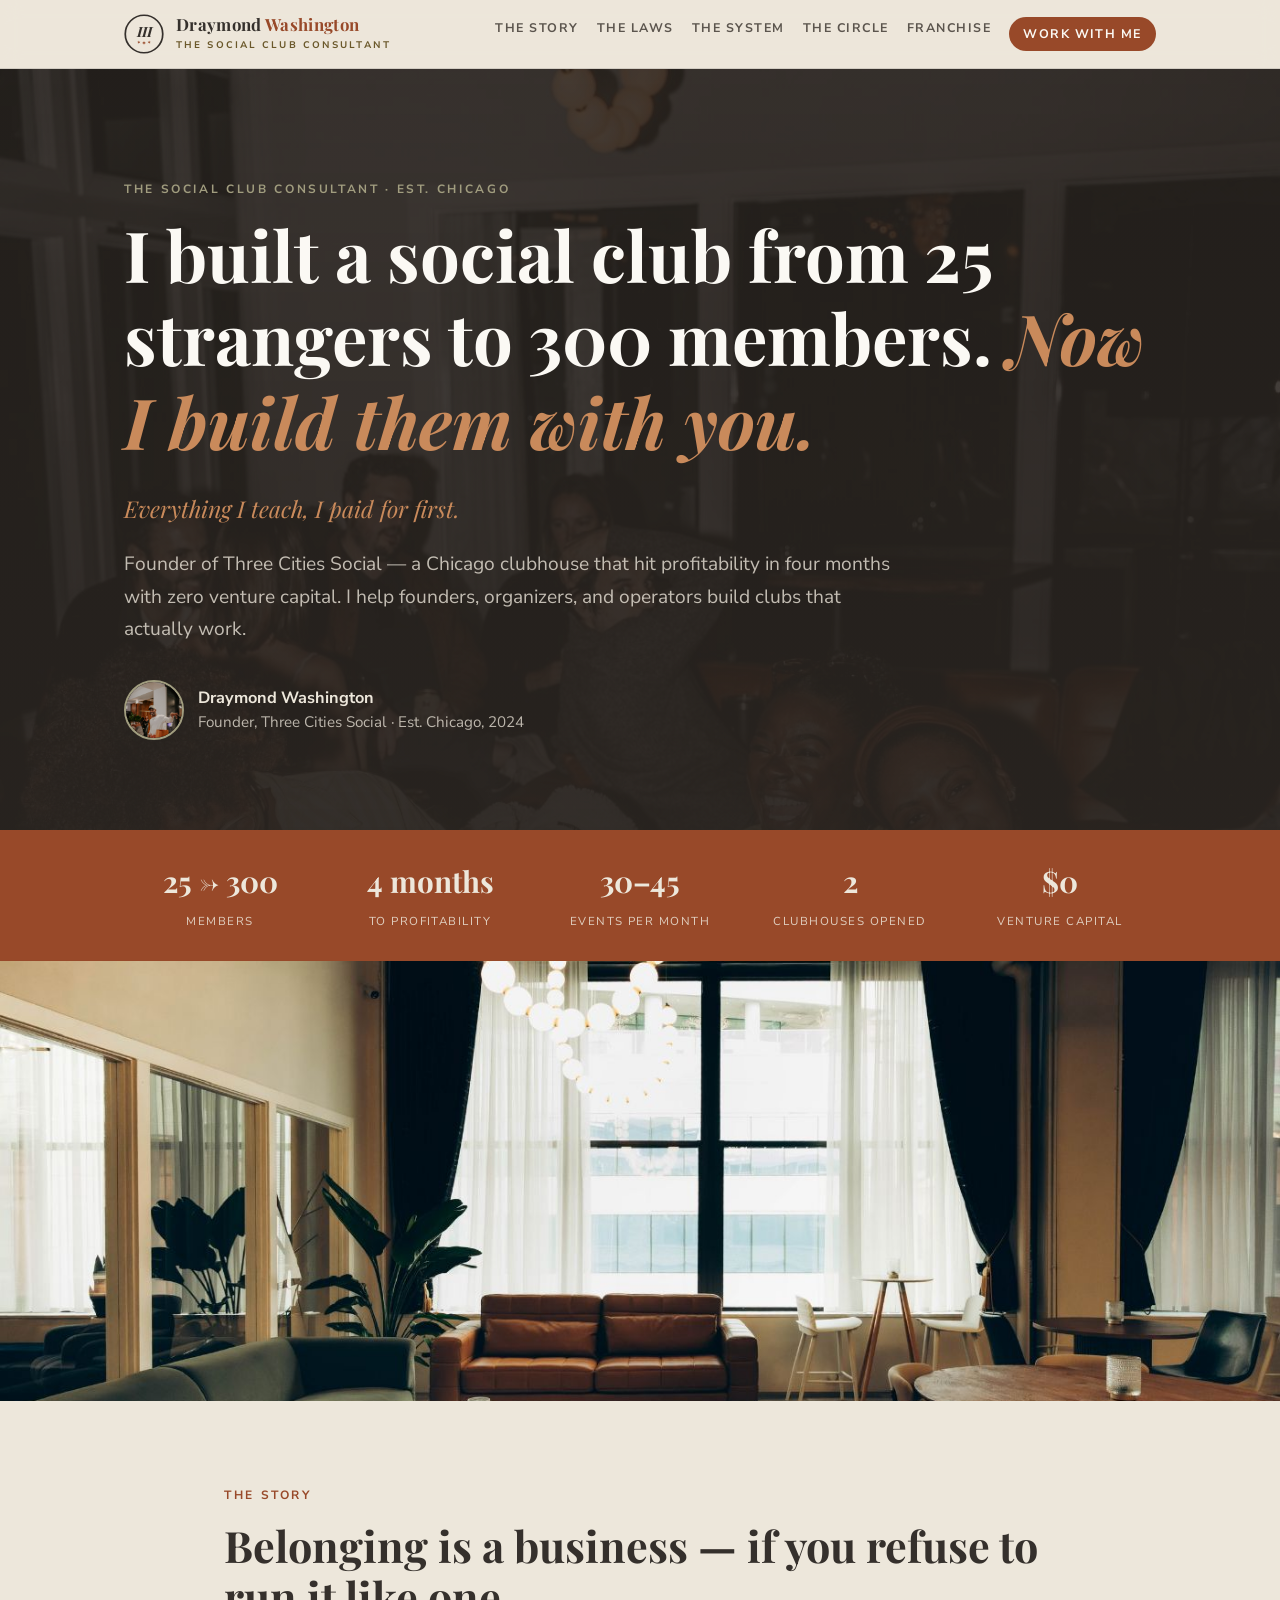
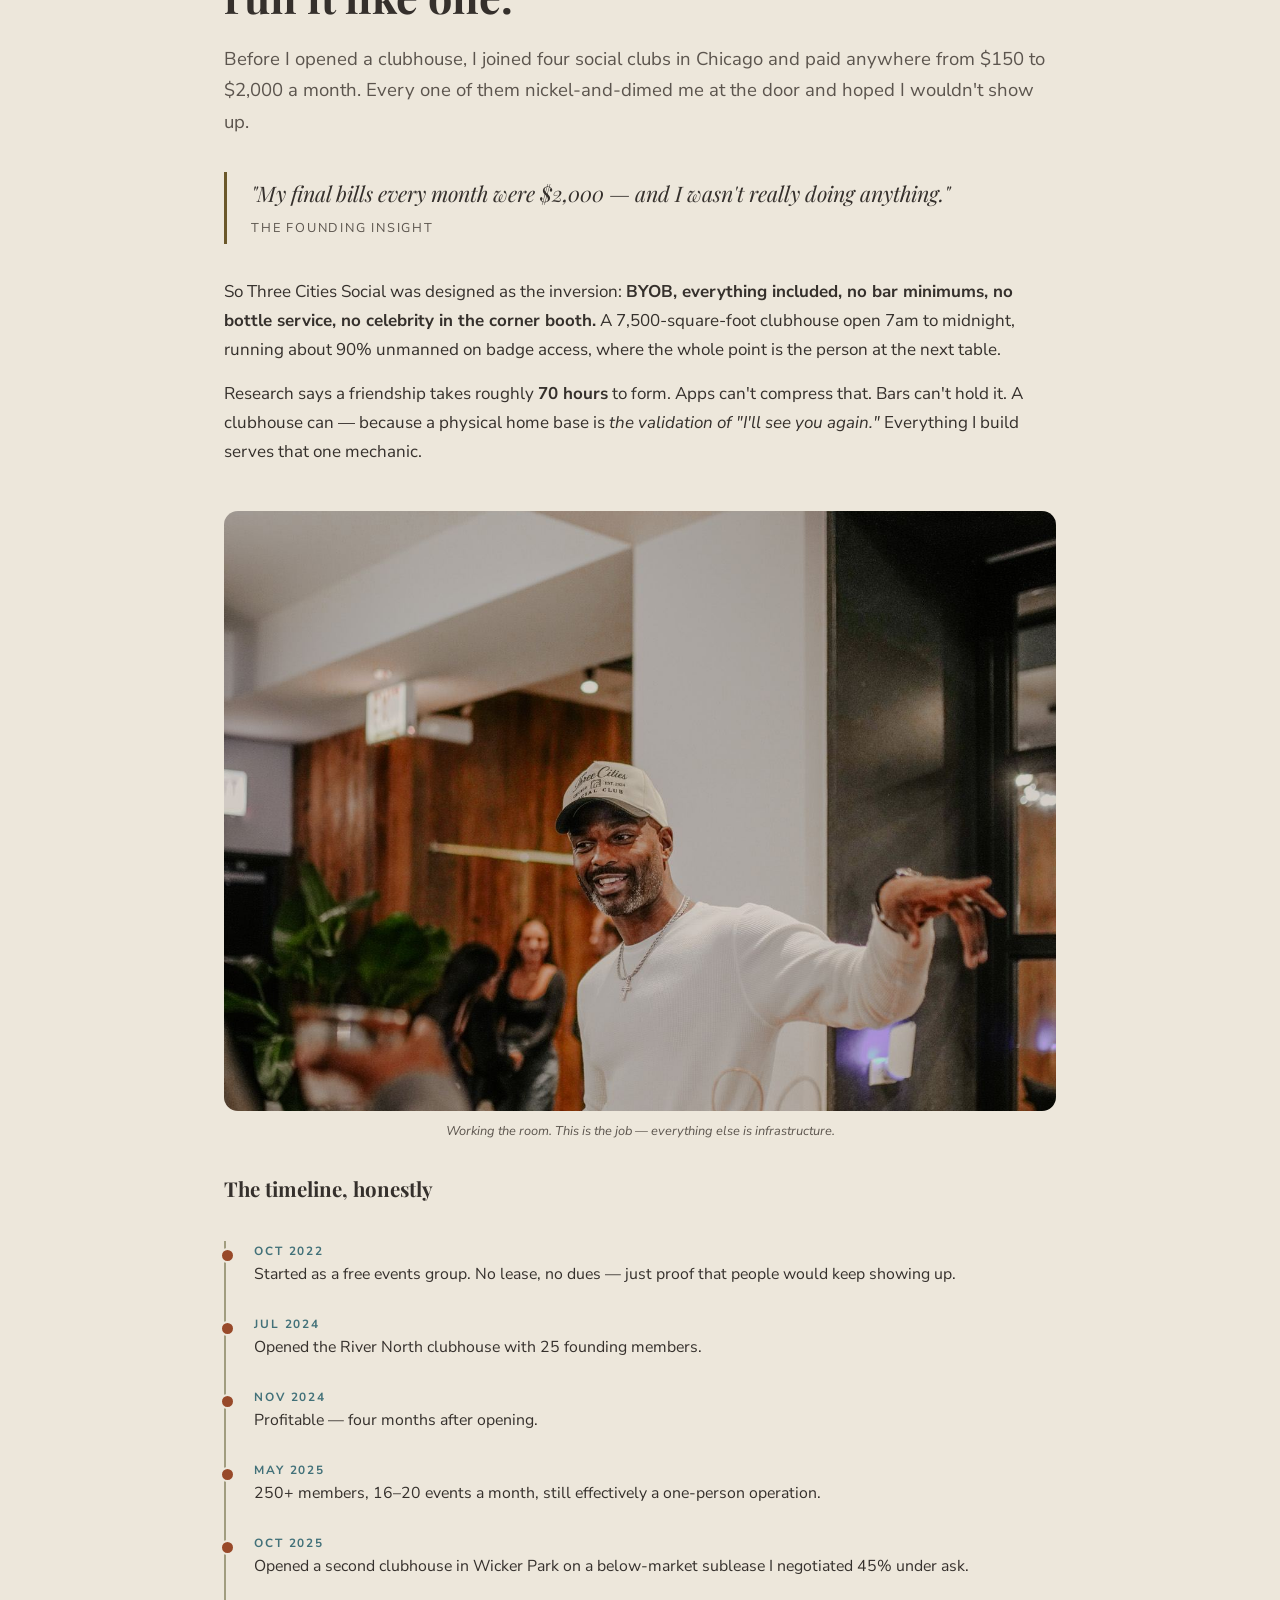
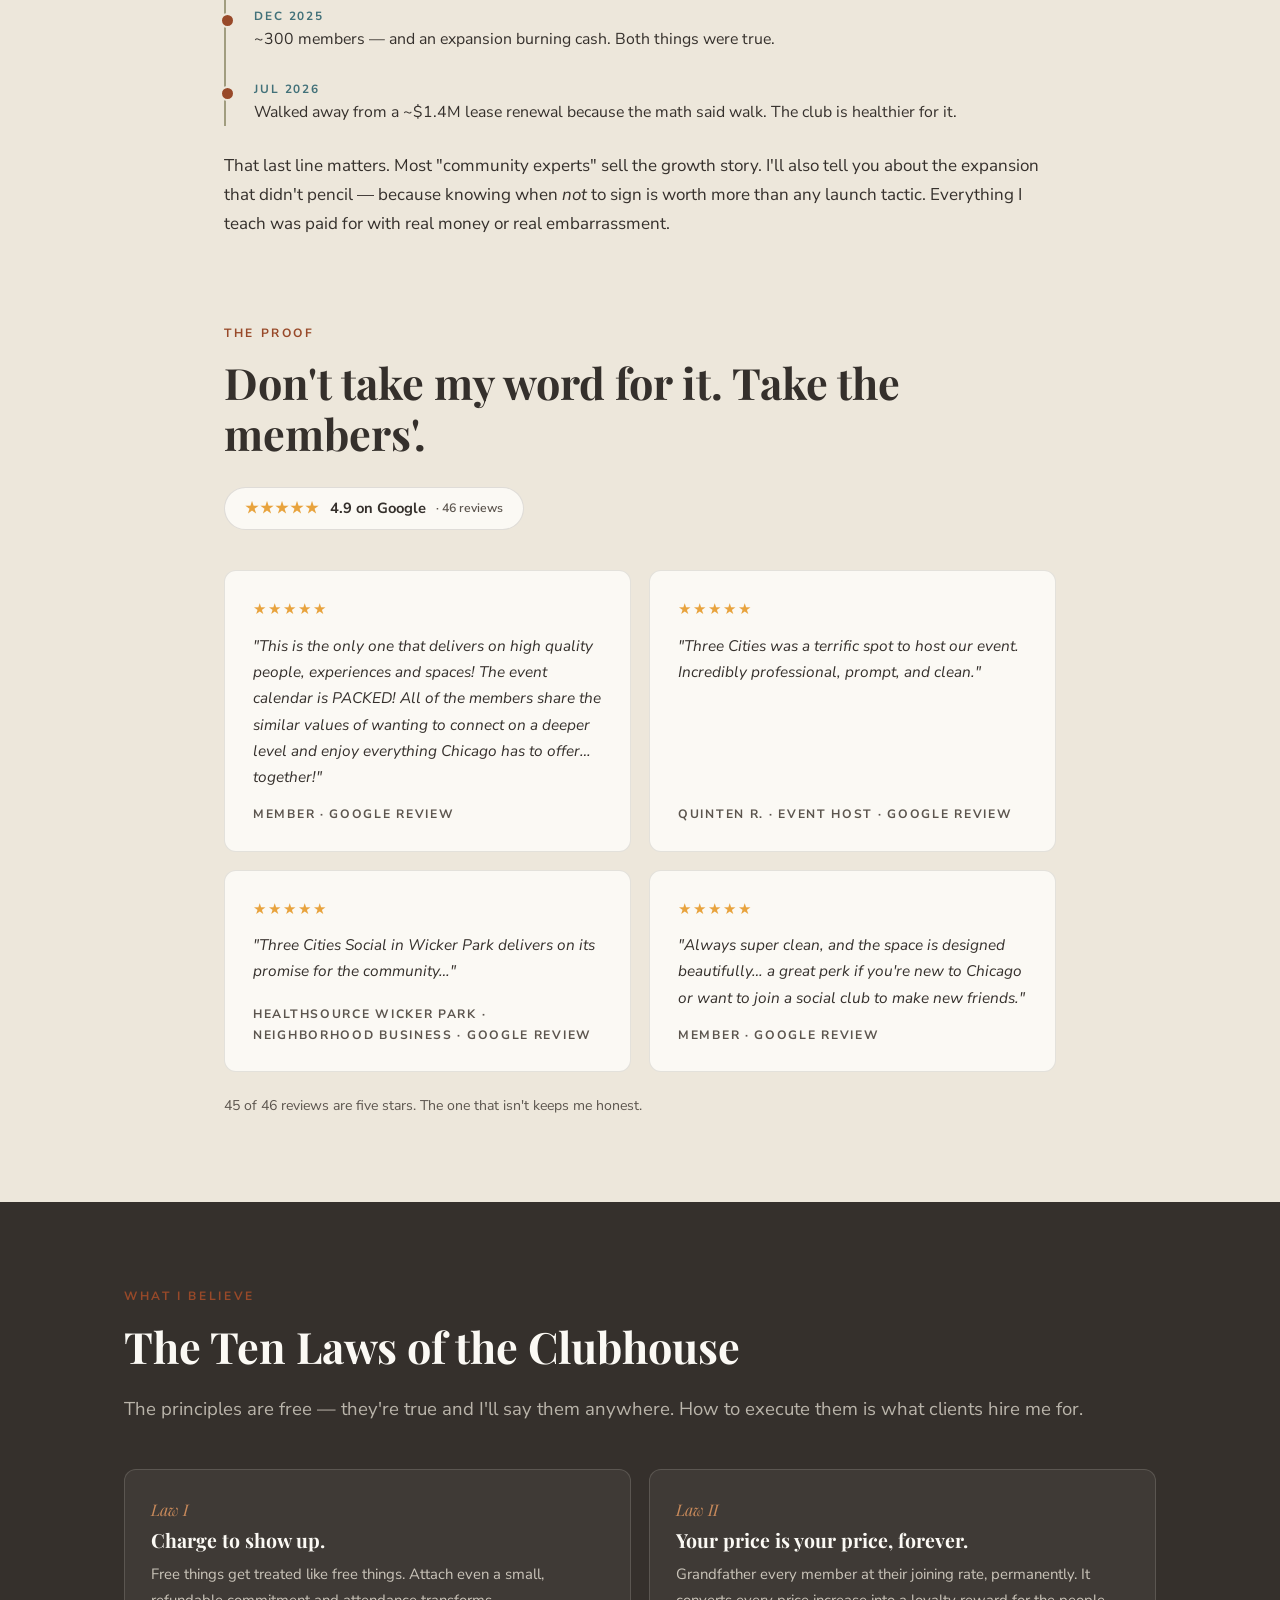
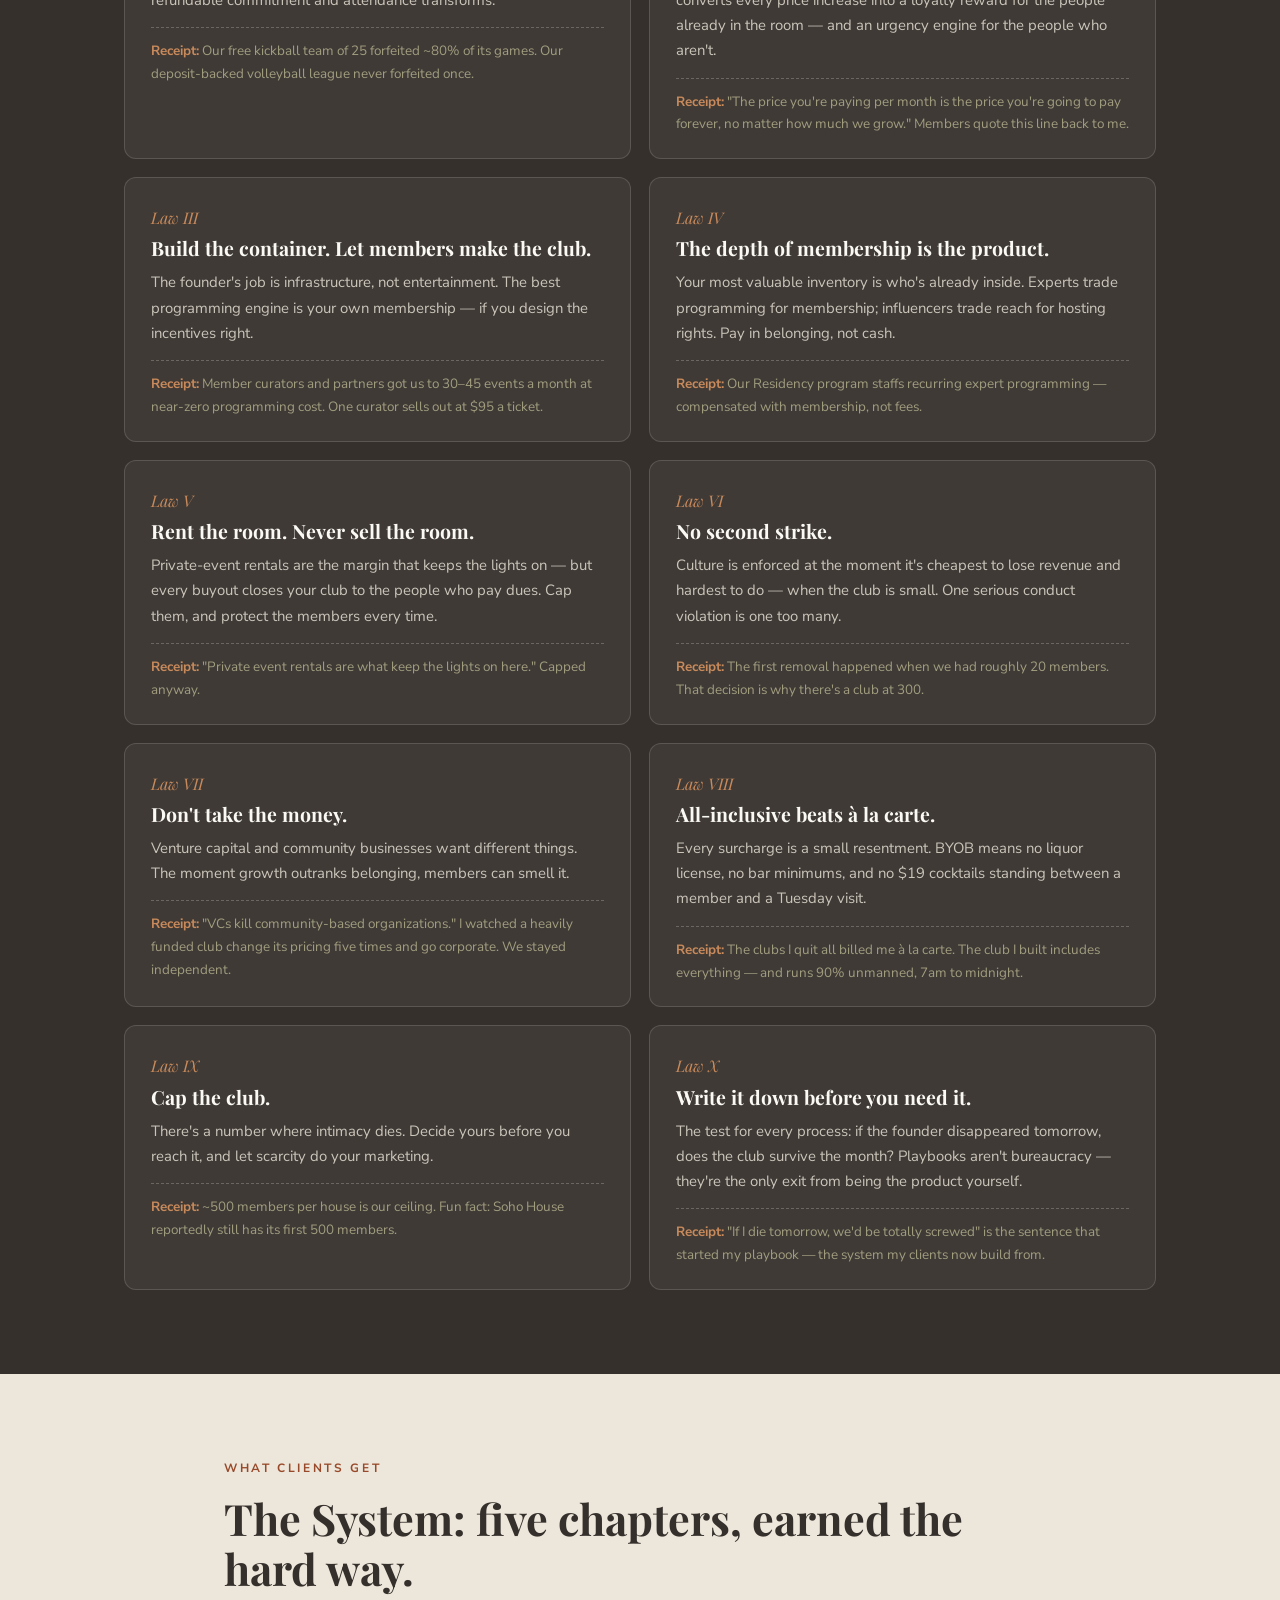
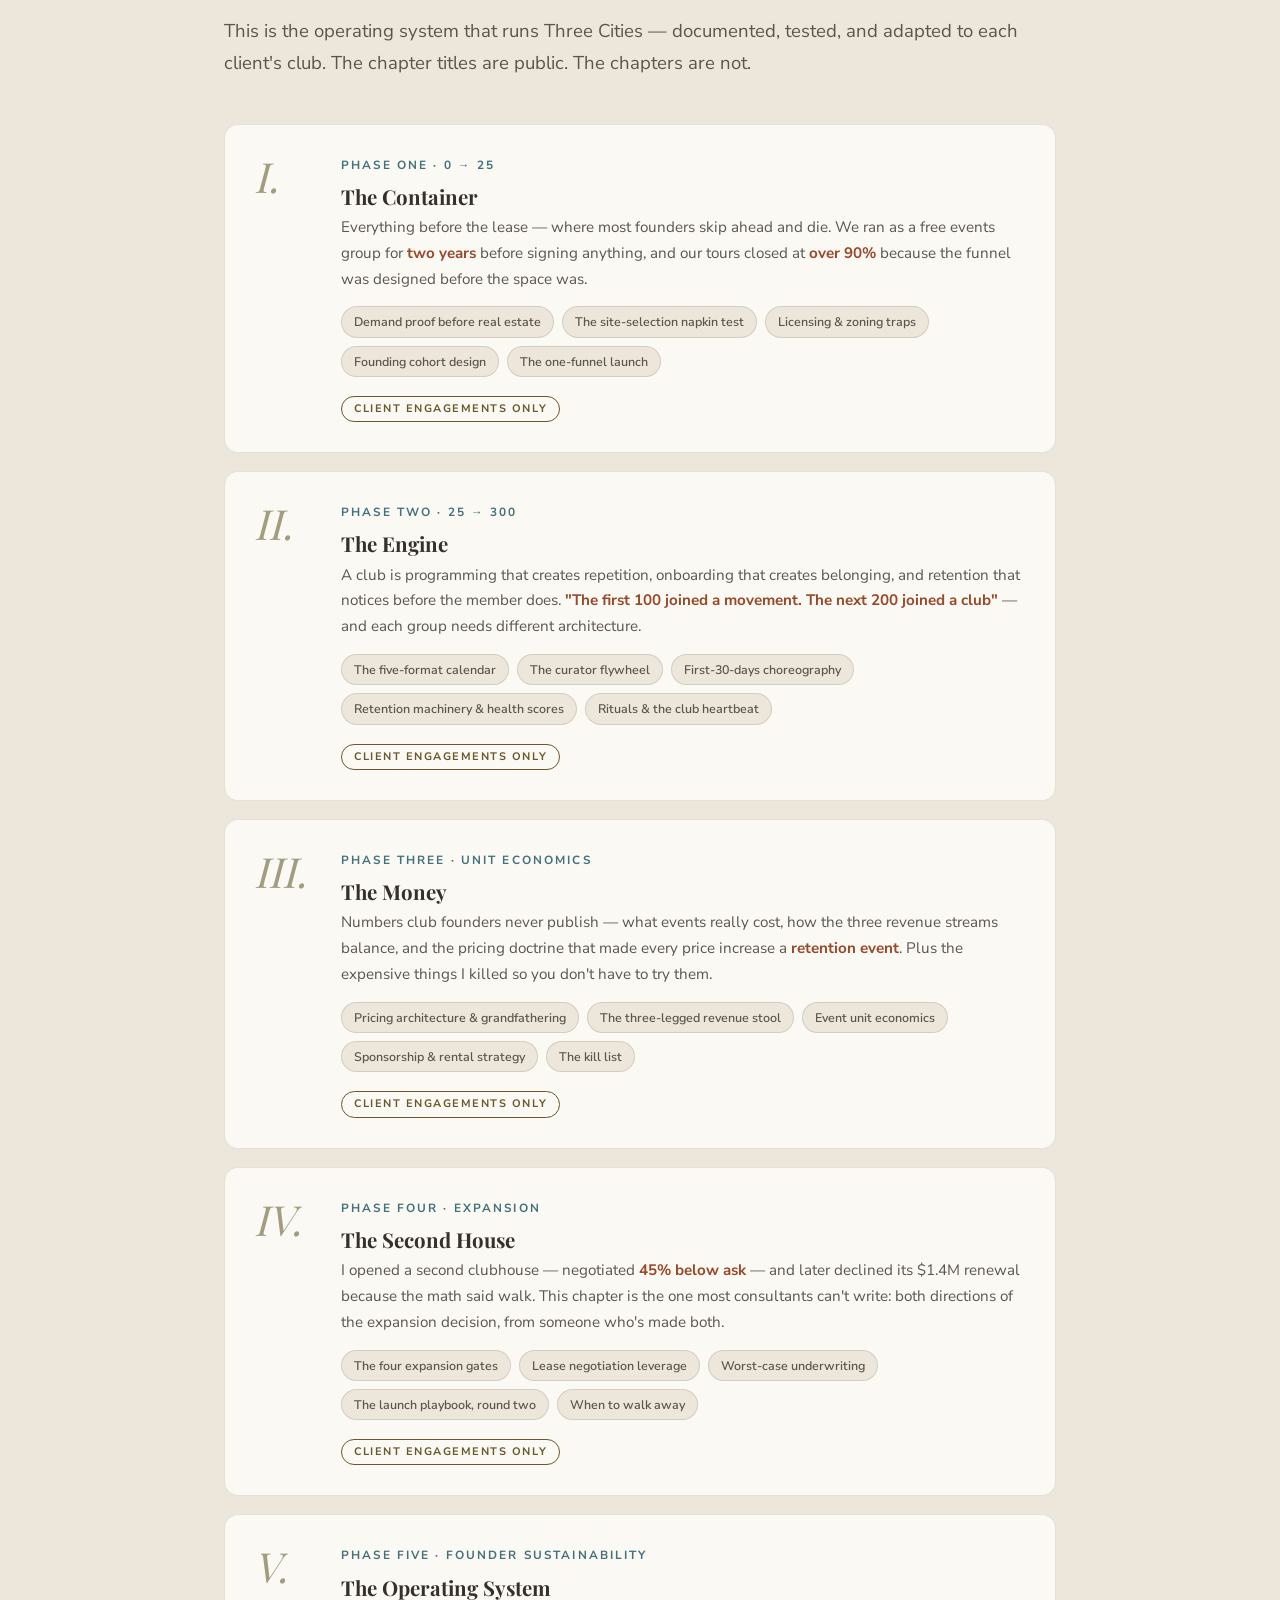
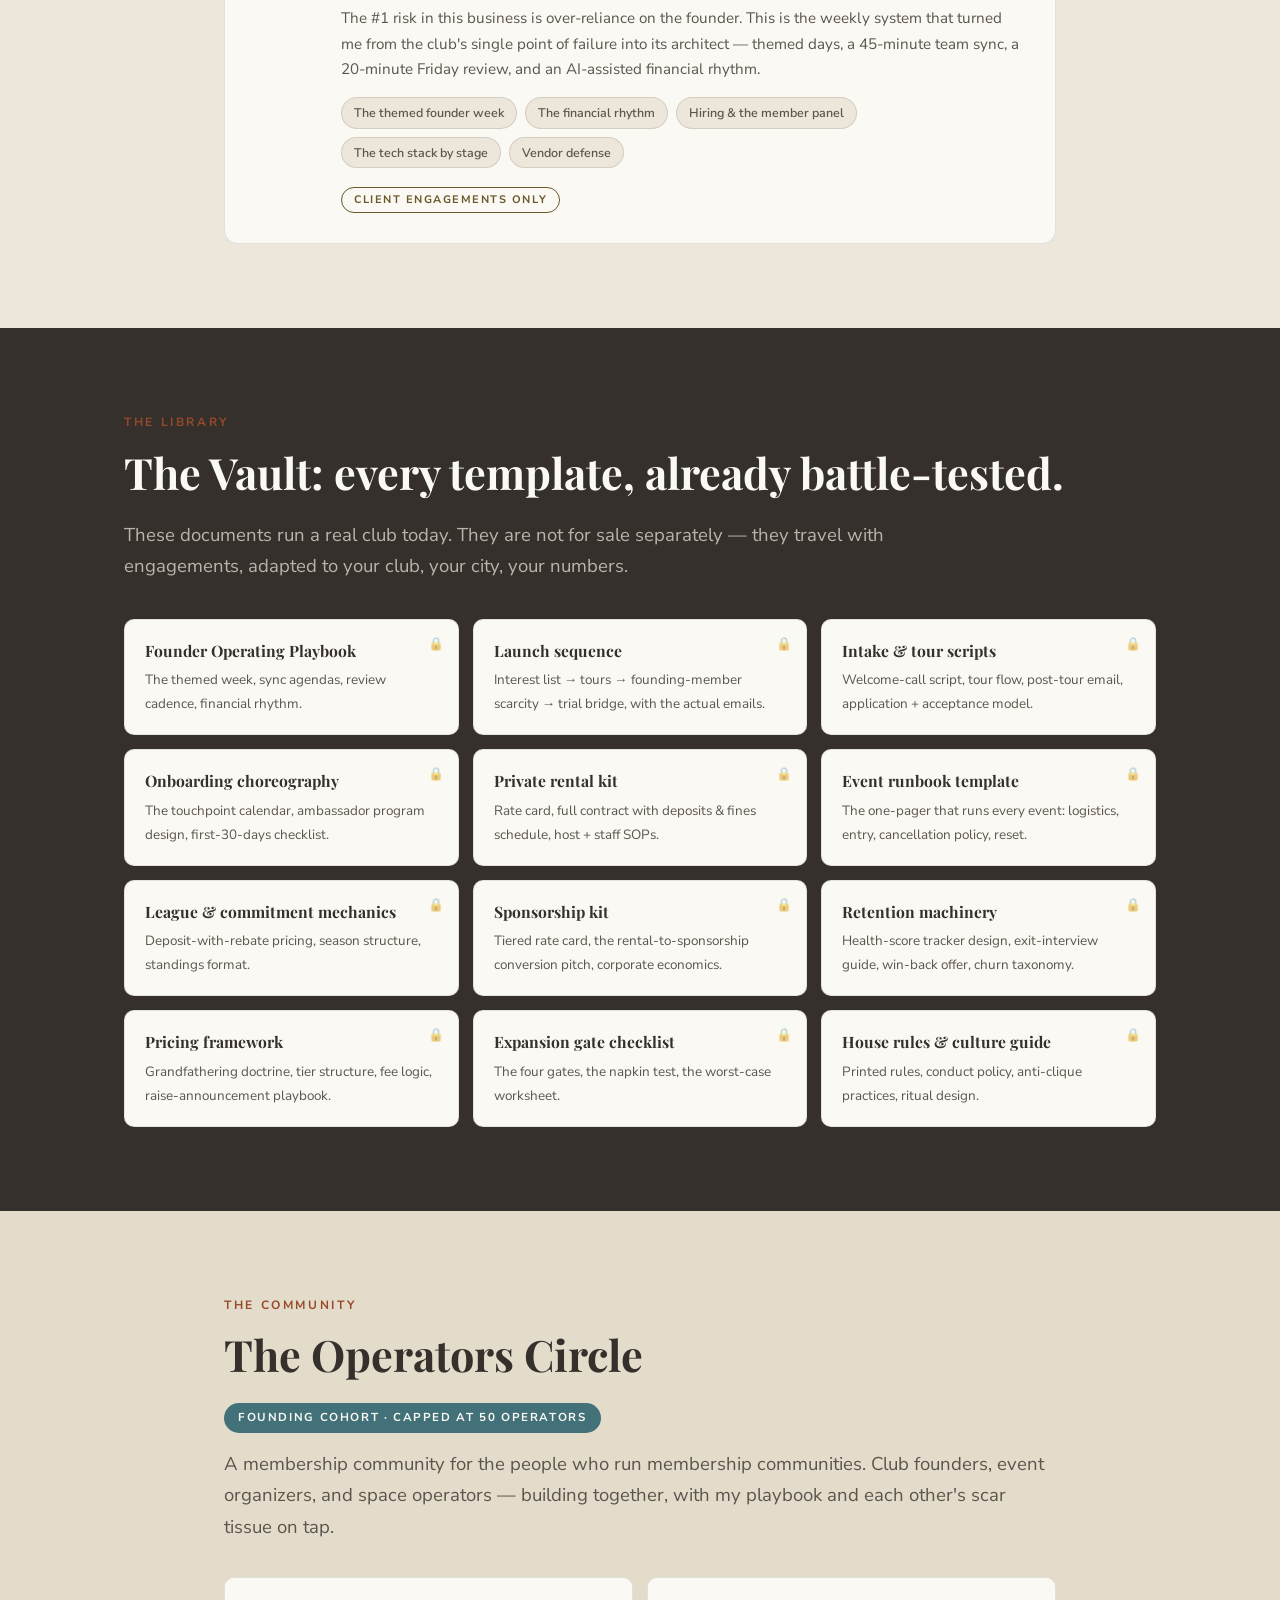
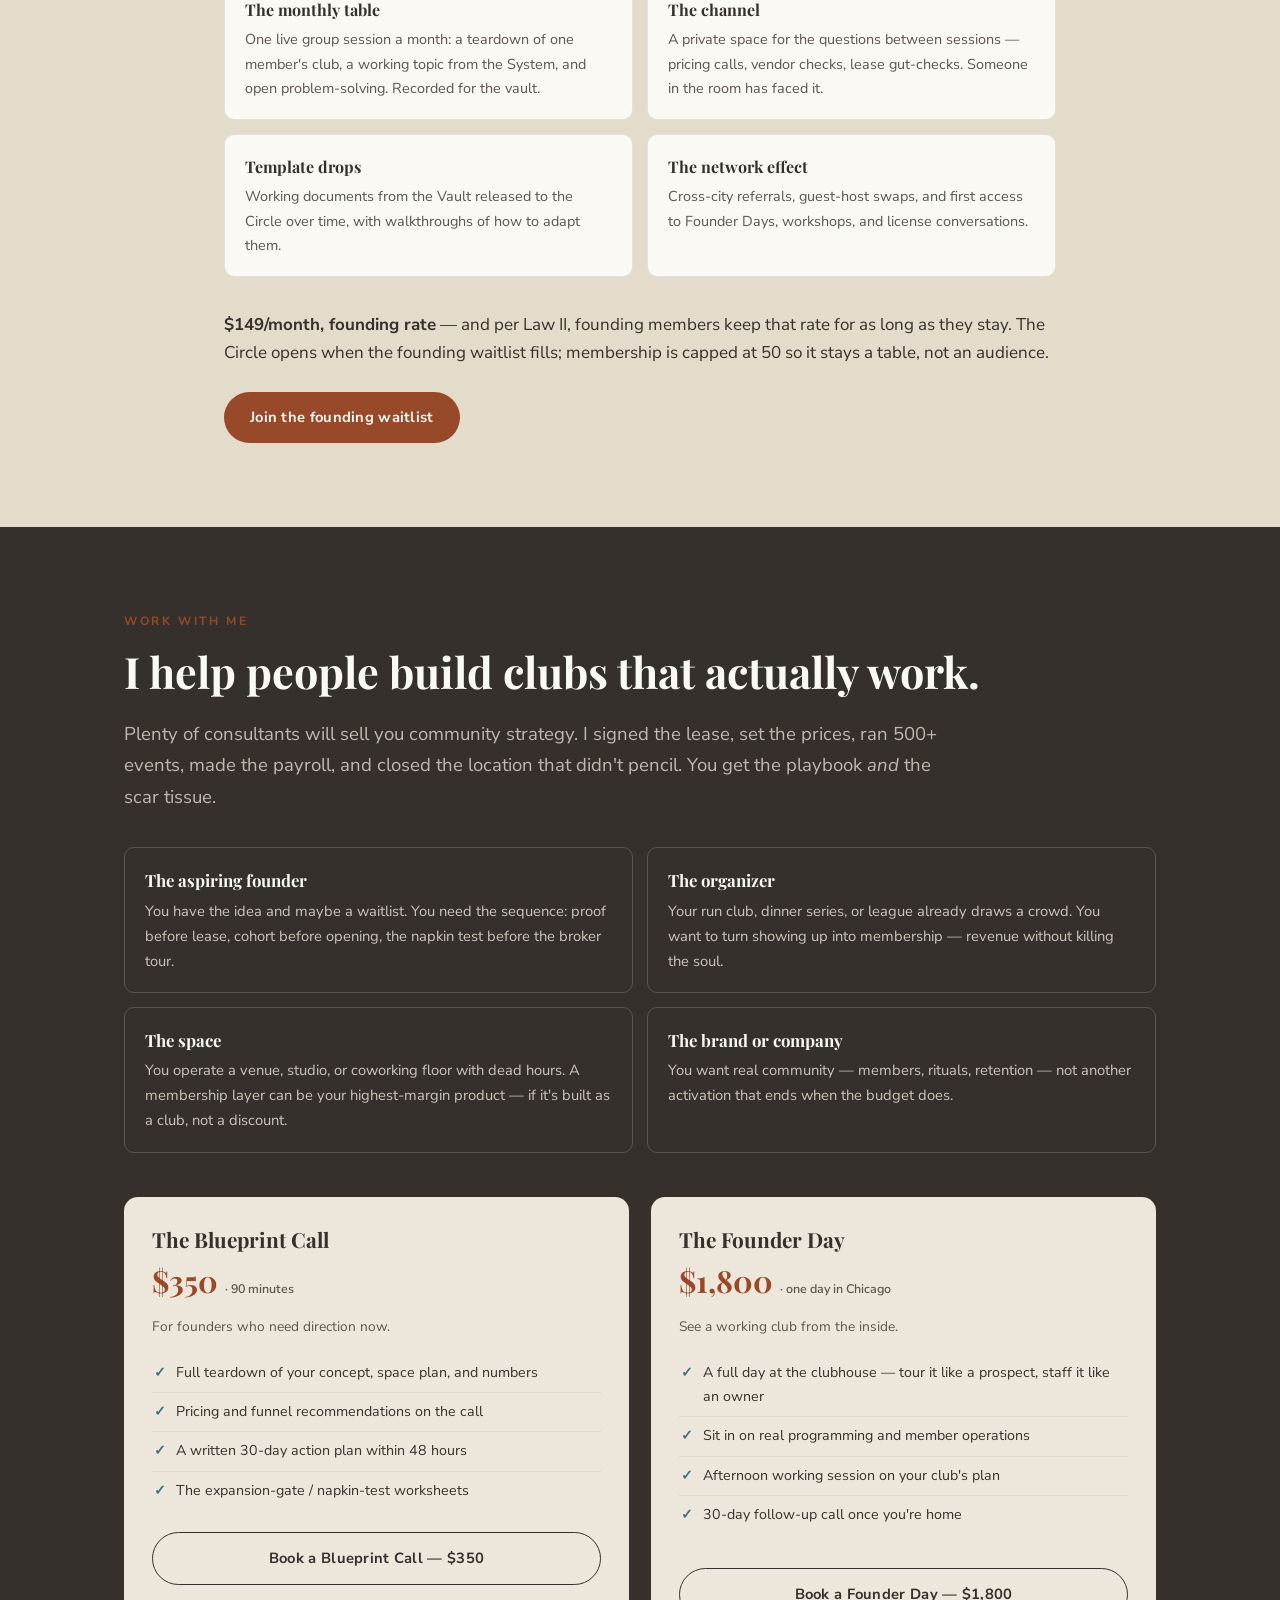
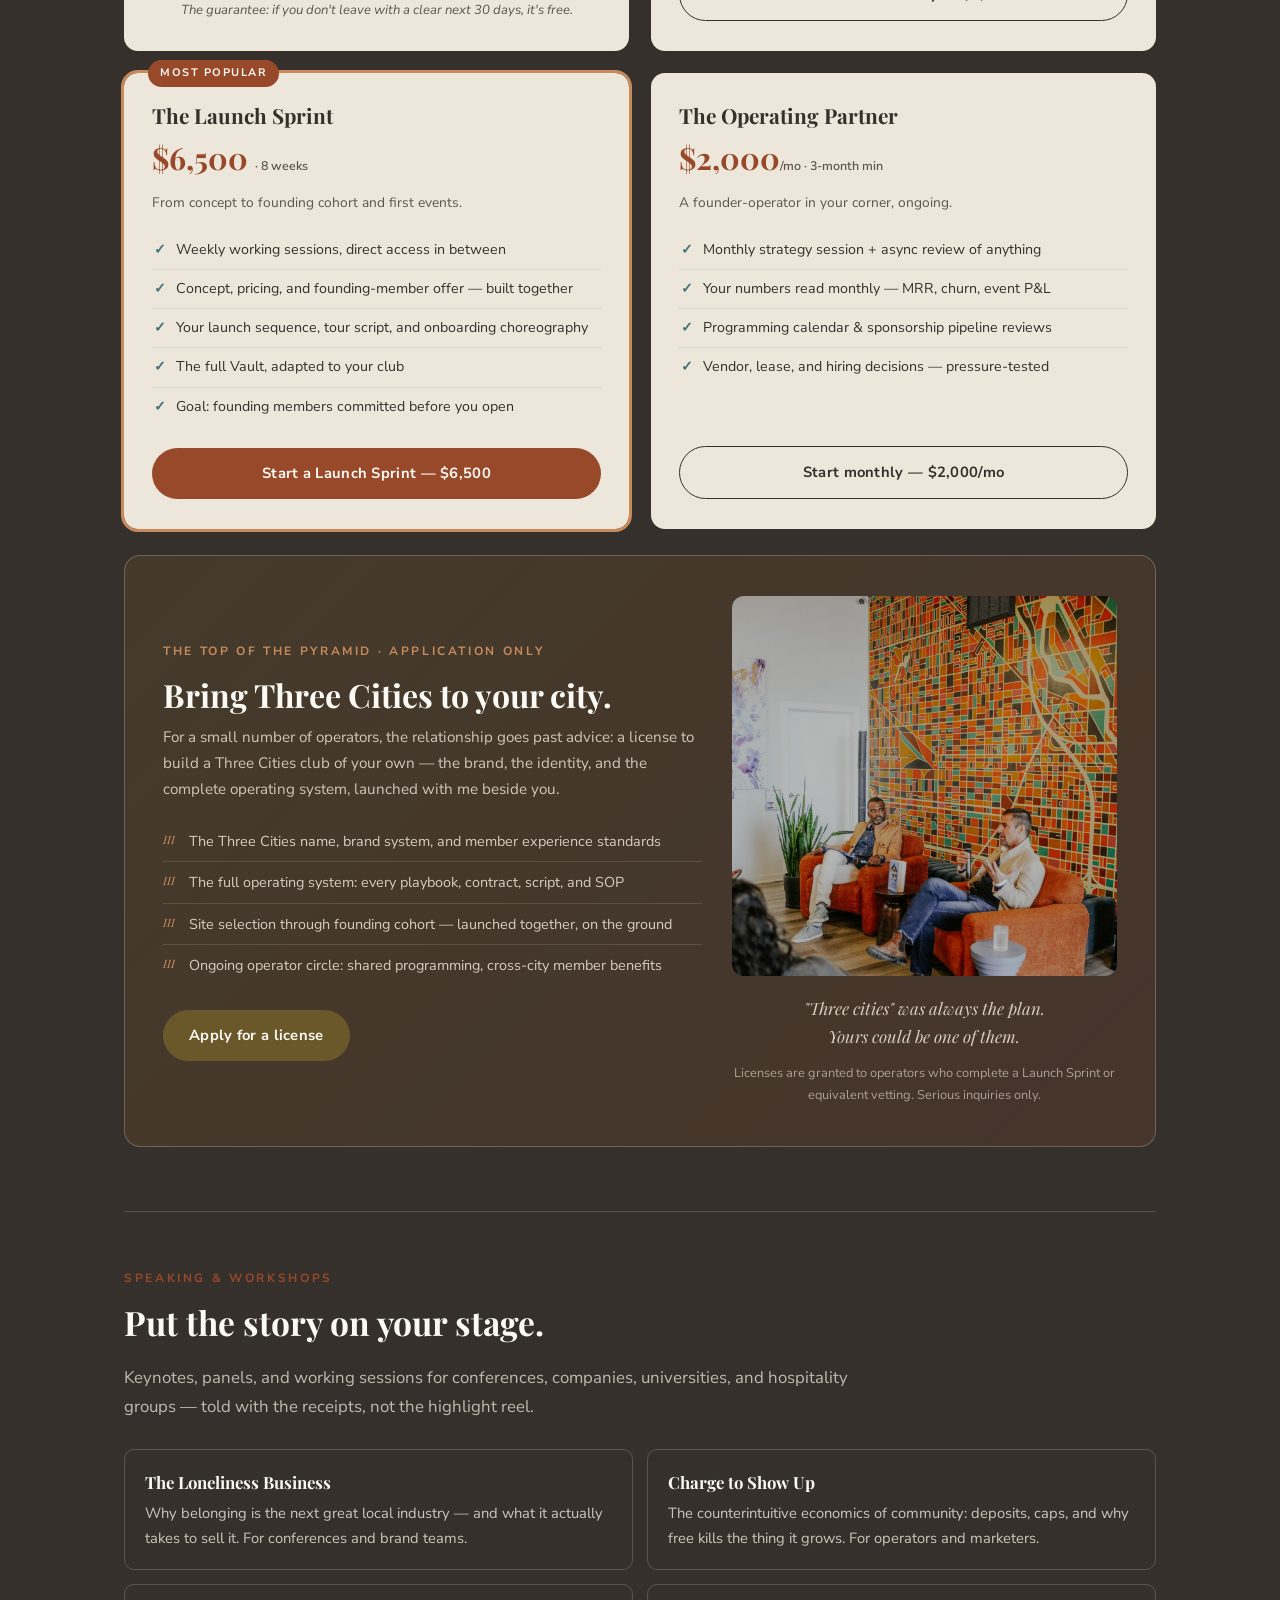
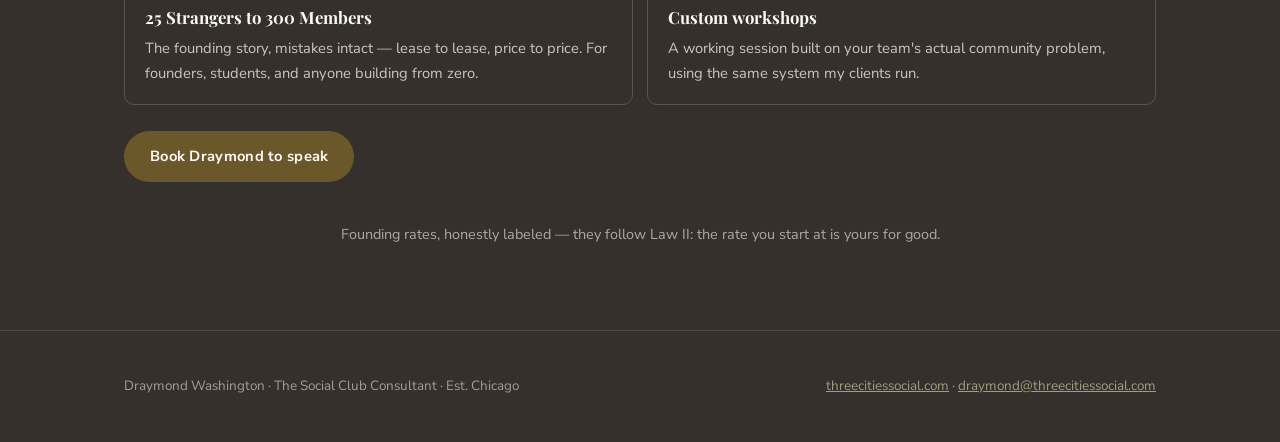
<file: index (48).html>
<!DOCTYPE html>
<html lang="en">
<head>
<meta charset="UTF-8">
<meta name="viewport" content="width=device-width, initial-scale=1.0">
<title>Draymond Washington — The Social Club Consultant</title>
<meta name="description" content="I built Three Cities Social from 25 strangers to 300 members — profitable in 4 months, no venture capital. I help founders, organizers, and operators build clubs that work. Advisory, launch sprints, and franchise licensing.">
<link rel="canonical" href="https://thesocialclubconsultant.com/">
<link rel="icon" href="data:image/svg+xml,%3Csvg xmlns='http://www.w3.org/2000/svg' viewBox='0 0 64 64'%3E%3Ccircle cx='32' cy='32' r='30' fill='%2335302C'/%3E%3Ccircle cx='32' cy='32' r='26' fill='none' stroke='%23A19D7F' stroke-width='2'/%3E%3Ctext x='32' y='36' text-anchor='middle' font-family='Georgia,serif' font-style='italic' font-weight='bold' font-size='20' fill='%23EDE7DB'%3EIII%3C/text%3E%3Ccircle cx='22' cy='46' r='2.5' fill='%23C98A5B'/%3E%3Ccircle cx='32' cy='47.5' r='3' fill='%23C98A5B'/%3E%3Ccircle cx='42' cy='46' r='2.5' fill='%23C98A5B'/%3E%3C/svg%3E">
<meta property="og:type" content="website">
<meta property="og:url" content="https://thesocialclubconsultant.com/">
<meta property="og:site_name" content="The Social Club Consultant">
<meta property="og:title" content="Draymond Washington — The Social Club Consultant">
<meta property="og:description" content="25 strangers to 300 members, profitable in 4 months, $0 VC. Everything I teach, I paid for first.">
<meta property="og:image" content="https://thesocialclubconsultant.com/fireside.jpg">
<meta name="twitter:card" content="summary_large_image">
<meta name="twitter:title" content="Draymond Washington — The Social Club Consultant">
<meta name="twitter:description" content="25 strangers to 300 members, profitable in 4 months, $0 VC. Everything I teach, I paid for first.">
<meta name="twitter:image" content="https://thesocialclubconsultant.com/fireside.jpg">
<link rel="preconnect" href="https://fonts.googleapis.com">
<link rel="preconnect" href="https://fonts.gstatic.com" crossorigin>
<link href="https://fonts.googleapis.com/css2?family=Playfair+Display:ital,wght@0,400;0,600;0,700;1,400&family=Nunito+Sans:ital,wght@0,300;0,400;0,600;0,700;1,400&display=swap" rel="stylesheet">
<style>
  :root {
    --paper: #EDE7DB;
    --paper-deep: #E4DCCB;
    --ink: #35302C;
    --ink-soft: #5C554E;
    --ocean: #427179;
    --gold: #6B582A;
    --autumn: #984929;
    --clay: #A19D7F;
    --white: #FBF9F4;
    --serif: 'Playfair Display', Georgia, 'Times New Roman', serif;
    --sans: 'Nunito Sans', 'Avenir Next', 'Segoe UI', sans-serif;
  }
  * { margin: 0; padding: 0; box-sizing: border-box; }
  html { scroll-behavior: smooth; scroll-padding-top: 76px; }
  body {
    font-family: var(--sans);
    background: var(--paper);
    color: var(--ink);
    line-height: 1.7;
    font-size: 17px;
  }
  ::selection { background: var(--ocean); color: var(--white); }

  /* ---------- Nav ---------- */
  nav {
    position: sticky; top: 0; z-index: 50;
    background: rgba(237,231,219,.92);
    backdrop-filter: blur(10px);
    border-bottom: 1px solid rgba(53,48,44,.14);
  }
  .nav-inner {
    max-width: 1080px; margin: 0 auto; padding: 14px 24px;
    display: flex; align-items: center; justify-content: space-between; gap: 16px;
  }
  .nav-mark {
    white-space: nowrap;
    display: flex; align-items: center; gap: 12px; text-decoration: none; color: var(--ink);
  }
  .nav-mark svg { flex: none; display: block; }
  .nav-mark .nm-name { font-family: var(--serif); font-weight: 700; font-size: 1.05rem; line-height: 1.15; letter-spacing: .02em; }
  .nav-mark .nm-name span { color: var(--autumn); }
  .nav-mark .nm-sub { font-family: var(--sans); font-weight: 700; font-size: .6rem; letter-spacing: .22em; color: var(--gold); text-transform: uppercase; margin-top: 2px; }
  .nav-links { display: flex; gap: 18px; flex-wrap: wrap; justify-content: flex-end; }
  .nav-links a {
    color: var(--ink-soft); text-decoration: none; font-size: .78rem;
    text-transform: uppercase; letter-spacing: .12em; font-weight: 700;
  }
  .nav-links a:hover { color: var(--autumn); }
  .nav-links a.cta { color: var(--white); background: var(--autumn); padding: 6px 14px; border-radius: 999px; }
  .nav-links a.cta:hover { background: var(--gold); color: var(--white); }
  @media (max-width: 900px) { .nav-links a:not(.cta) { display: none; } }

  /* ---------- Shared ---------- */
  .wrap { max-width: 880px; margin: 0 auto; padding: 0 24px; }
  .wrap-wide { max-width: 1080px; margin: 0 auto; padding: 0 24px; }
  section { padding: 84px 0; }
  .kicker {
    font-size: .75rem; text-transform: uppercase; letter-spacing: .22em;
    font-weight: 700; color: var(--autumn); margin-bottom: 14px;
  }
  h1, h2, h3 { font-family: var(--serif); line-height: 1.18; }
  h2 { font-size: clamp(1.9rem, 4.4vw, 2.7rem); font-weight: 700; margin-bottom: 22px; }
  h3 { font-size: 1.28rem; font-weight: 700; margin: 34px 0 10px; }
  p + p { margin-top: 16px; }
  .lede { font-size: 1.16rem; color: var(--ink-soft); }
  em { font-style: italic; }
  .divider {
    max-width: 880px; margin: 0 auto; padding: 0 24px;
    display: flex; align-items: center; gap: 14px; color: var(--clay);
  }
  .divider::before, .divider::after { content: ""; flex: 1; border-top: 1px solid rgba(53,48,44,.16); }
  .divider svg { flex: none; }

  .pull {
    border-left: 3px solid var(--gold);
    padding: 6px 0 6px 24px; margin: 34px 0;
    font-family: var(--serif); font-size: 1.34rem; font-style: italic; line-height: 1.45;
    color: var(--ink);
  }
  .pull cite { display: block; font-family: var(--sans); font-style: normal; font-size: .8rem; text-transform: uppercase; letter-spacing: .14em; color: var(--ink-soft); margin-top: 10px; }

  /* ---------- Hero ---------- */
  header.hero {
    background:
      linear-gradient(180deg, rgba(42,37,33,.82) 0%, rgba(42,37,33,.9) 70%, rgba(42,37,33,.96) 100%),
      url('trivia.jpg') center 28% / cover no-repeat;
    background-color: var(--ink);
    color: var(--paper);
    padding: 110px 0 0; overflow: hidden; position: relative;
  }
  .hero-inner { max-width: 1080px; margin: 0 auto; padding: 0 24px 90px; position: relative; }
  .hero .kicker { color: var(--clay); }
  .hero h1 {
    font-size: clamp(2.5rem, 6.4vw, 4.4rem); font-weight: 700; max-width: 15em;
    margin-bottom: 26px; color: var(--white);
  }
  .hero h1 .accent { color: #C98A5B; font-style: italic; }
  .hero .lede { color: rgba(237,231,219,.78); max-width: 40em; font-size: 1.2rem; }
  .hero-byline { margin-top: 34px; display: flex; align-items: center; gap: 14px; }
  .hero-byline .founder-avatar {
    width: 60px; height: 60px; border: 2px solid var(--clay); border-radius: 50%;
    object-fit: cover; object-position: center 20%; flex: none; display: block;
  }
  .hero-byline p { font-size: .95rem; color: rgba(237,231,219,.75); line-height: 1.45; }
  .hero-byline p strong { color: var(--paper); display: block; font-size: 1.02rem; }
  .statbar { background: var(--autumn); color: var(--paper); }
  .statbar-inner {
    max-width: 1080px; margin: 0 auto; padding: 26px 24px;
    display: grid; grid-template-columns: repeat(5, 1fr); gap: 18px; text-align: center;
  }
  .statbar b { display: block; font-family: var(--serif); font-size: clamp(1.3rem, 2.6vw, 1.85rem); font-weight: 700; }
  .statbar small { font-size: .72rem; text-transform: uppercase; letter-spacing: .13em; opacity: .85; }
  @media (max-width: 760px) { .statbar-inner { grid-template-columns: repeat(2, 1fr); } .statbar-inner div:last-child { grid-column: span 2; } }

  /* ---------- Photos ---------- */
  .photoband img { width: 100%; height: 440px; object-fit: cover; object-position: center 46%; display: block; }
  @media (max-width: 700px) { .photoband img { height: 220px; } }
  .founder-figure { margin: 44px 0 8px; }
  .founder-figure img {
    width: 100%; max-height: 600px; object-fit: cover; object-position: center 28%;
    border-radius: 14px; display: block;
  }
  .founder-figure figcaption { font-size: .8rem; color: var(--ink-soft); margin-top: 10px; text-align: center; font-style: italic; }

  /* ---------- Timeline ---------- */
  .timeline { margin: 40px 0 8px; border-left: 2px solid var(--clay); padding-left: 28px; }
  .tl-item { position: relative; padding-bottom: 26px; }
  .tl-item:last-child { padding-bottom: 0; }
  .tl-item::before {
    content: ""; position: absolute; left: -34.5px; top: 7px;
    width: 11px; height: 11px; border-radius: 50%; background: var(--autumn);
    border: 2px solid var(--paper);
  }
  .tl-item .when { font-size: .74rem; text-transform: uppercase; letter-spacing: .16em; font-weight: 700; color: var(--ocean); }
  .tl-item .what { font-size: .99rem; }

  /* ---------- Testimonials ---------- */
  .gbadge {
    display: inline-flex; align-items: center; gap: 10px;
    background: var(--white); border: 1px solid rgba(53,48,44,.14); border-radius: 999px;
    padding: 8px 20px; font-size: .92rem; font-weight: 700; margin-top: 6px;
  }
  .gbadge .stars { color: #E8A33D; letter-spacing: 2px; }
  .gbadge small { font-weight: 600; color: var(--ink-soft); }
  .quotes { display: grid; grid-template-columns: repeat(2, 1fr); gap: 18px; margin-top: 40px; }
  @media (max-width: 760px) { .quotes { grid-template-columns: 1fr; } }
  .quote {
    background: var(--white); border: 1px solid rgba(53,48,44,.12); border-radius: 12px;
    padding: 26px 28px; display: flex; flex-direction: column;
  }
  .quote .stars { color: #E8A33D; letter-spacing: 2px; font-size: .95rem; margin-bottom: 10px; }
  .quote p { font-size: .96rem; font-style: italic; flex: 1; }
  .quote cite { display: block; margin-top: 14px; font-style: normal; font-size: .76rem; text-transform: uppercase; letter-spacing: .14em; color: var(--ink-soft); font-weight: 700; }

  /* ---------- Circle ---------- */
  .circle-section { background: var(--paper-deep); }
  .circle-grid { display: grid; grid-template-columns: repeat(2, 1fr); gap: 14px; margin: 34px 0; }
  @media (max-width: 720px) { .circle-grid { grid-template-columns: 1fr; } }
  .circle-grid > div {
    background: var(--white); border: 1px solid rgba(53,48,44,.12); border-radius: 10px;
    padding: 18px 20px; font-size: .9rem; color: var(--ink-soft);
  }
  .circle-grid b { display: block; font-family: var(--serif); font-size: 1rem; color: var(--ink); margin-bottom: 4px; }
  .founding-chip {
    display: inline-block; background: var(--ocean); color: var(--white); border-radius: 999px;
    font-size: .72rem; font-weight: 700; text-transform: uppercase; letter-spacing: .14em; padding: 5px 14px; margin-bottom: 16px;
  }

  /* ---------- Laws ---------- */
  .laws-section { background: var(--ink); color: var(--paper); }
  .laws-section h2, .laws-section h3 { color: var(--white); }
  .laws-section .lede { color: rgba(237,231,219,.72); }
  .laws { display: grid; grid-template-columns: 1fr 1fr; gap: 18px; margin-top: 44px; }
  @media (max-width: 760px) { .laws { grid-template-columns: 1fr; } }
  .law {
    background: rgba(251,249,244,.05); border: 1px solid rgba(237,231,219,.16);
    border-radius: 12px; padding: 26px 26px 22px;
  }
  .law .num { font-family: var(--serif); font-style: italic; font-size: 1rem; color: #C98A5B; }
  .law h3 { margin: 6px 0 10px; font-size: 1.22rem; }
  .law p { font-size: .93rem; color: rgba(237,231,219,.8); }
  .law .receipt { margin-top: 14px; padding-top: 12px; border-top: 1px dashed rgba(237,231,219,.25); font-size: .84rem; color: var(--clay); }
  .law .receipt b { color: #C98A5B; font-weight: 700; }

  /* ---------- System (gated chapters) ---------- */
  .lock-chip {
    display: inline-flex; align-items: center; gap: 6px;
    font-size: .68rem; font-weight: 700; text-transform: uppercase; letter-spacing: .14em;
    color: var(--gold); border: 1px solid var(--gold); border-radius: 999px; padding: 3px 12px;
  }
  .sys { display: grid; grid-template-columns: 1fr; gap: 18px; margin-top: 44px; }
  .sys-chapter {
    background: var(--white); border: 1px solid rgba(53,48,44,.12); border-radius: 14px;
    padding: 30px 32px; display: grid; grid-template-columns: 64px 1fr; gap: 20px;
  }
  @media (max-width: 640px) { .sys-chapter { grid-template-columns: 1fr; } }
  .sys-num { font-family: var(--serif); font-style: italic; font-size: 2.6rem; color: var(--clay); line-height: 1; }
  .sys-chapter h3 { margin: 0 0 6px; }
  .sys-chapter .range { font-size: .74rem; text-transform: uppercase; letter-spacing: .18em; font-weight: 700; color: var(--ocean); margin-bottom: 10px; }
  .sys-chapter p.tease { font-size: .95rem; color: var(--ink-soft); margin-bottom: 14px; }
  .sys-chapter p.tease b { color: var(--autumn); }
  .sys-inside { display: flex; flex-wrap: wrap; gap: 8px; margin-bottom: 16px; }
  .sys-inside span {
    font-size: .78rem; font-weight: 600; color: var(--ink-soft);
    background: var(--paper); border: 1px solid rgba(53,48,44,.14); border-radius: 999px; padding: 4px 12px;
  }

  /* ---------- Vault ---------- */
  .vault { display: grid; grid-template-columns: repeat(3, 1fr); gap: 14px; margin-top: 36px; }
  @media (max-width: 860px) { .vault { grid-template-columns: repeat(2, 1fr); } }
  @media (max-width: 560px) { .vault { grid-template-columns: 1fr; } }
  .vault-item {
    background: var(--white); border: 1px solid rgba(53,48,44,.12); border-radius: 10px;
    padding: 18px 20px; font-size: .88rem; position: relative;
  }
  .vault-item b { display: block; font-family: var(--serif); font-size: .98rem; margin-bottom: 4px; padding-right: 26px; color: var(--ink); }
  .vault-item span { color: var(--ink-soft); font-size: .84rem; }
  .vault-item::after {
    content: "🔒"; position: absolute; top: 14px; right: 14px; font-size: .8rem; opacity: .55;
  }

  /* ---------- Offer ---------- */
  .offer-section { background: var(--ink); color: var(--paper); }
  .offer-section h2 { color: var(--white); }
  .offer-section .lede { color: rgba(237,231,219,.75); }
  .icp { display: grid; grid-template-columns: repeat(2, 1fr); gap: 14px; margin: 34px 0 10px; }
  @media (max-width: 720px) { .icp { grid-template-columns: 1fr; } }
  .icp div { border: 1px solid rgba(237,231,219,.2); border-radius: 10px; padding: 18px 20px; font-size: .92rem; color: rgba(237,231,219,.82); }
  .icp b { display: block; font-family: var(--serif); font-size: 1.05rem; color: var(--white); margin-bottom: 4px; }
  .tiers { display: grid; grid-template-columns: repeat(2, 1fr); gap: 22px; margin-top: 44px; }
  @media (max-width: 860px) { .tiers { grid-template-columns: 1fr; } }
  .tier {
    background: var(--paper); color: var(--ink); border-radius: 14px; padding: 30px 28px;
    display: flex; flex-direction: column;
  }
  .tier.feature { outline: 3px solid #C98A5B; position: relative; }
  .tier.feature::before {
    content: "Most popular"; position: absolute; top: -13px; left: 24px;
    background: var(--autumn); color: var(--white); font-size: .68rem; font-weight: 700;
    text-transform: uppercase; letter-spacing: .14em; padding: 4px 12px; border-radius: 999px;
  }
  .tier h3 { margin: 0 0 4px; font-size: 1.3rem; }
  .tier .price { font-family: var(--serif); font-size: 1.9rem; font-weight: 700; color: var(--autumn); }
  .tier .price small { font-family: var(--sans); font-size: .78rem; font-weight: 600; color: var(--ink-soft); }
  .tier p.sub { font-size: .86rem; color: var(--ink-soft); margin: 8px 0 16px; }
  .tier ul { list-style: none; margin: 0 0 22px; flex: 1; }
  .tier ul li { font-size: .89rem; padding: 7px 0 7px 24px; position: relative; border-bottom: 1px solid rgba(53,48,44,.08); }
  .tier ul li:last-child { border-bottom: none; }
  .tier ul li::before { content: "✓"; position: absolute; left: 2px; color: var(--ocean); font-weight: 700; }
  .btn {
    display: inline-block; text-align: center; text-decoration: none; font-weight: 700;
    font-size: .92rem; padding: 13px 26px; border-radius: 999px; letter-spacing: .02em;
  }
  .btn-solid { background: var(--autumn); color: var(--white); }
  .btn-solid:hover { background: var(--gold); }
  .btn-line { border: 1.5px solid var(--ink); color: var(--ink); }
  .btn-line:hover { border-color: var(--autumn); color: var(--autumn); }
  .btn-gold { background: var(--gold); color: var(--white); }
  .btn-gold:hover { background: var(--autumn); }
  .offer-foot { margin-top: 40px; text-align: center; font-size: .9rem; color: rgba(237,231,219,.66); }
  .offer-foot a { color: #C98A5B; }

  /* ---------- Franchise ---------- */
  .franchise {
    margin-top: 26px; border: 1px solid rgba(237,231,219,.25); border-radius: 16px;
    background: linear-gradient(135deg, rgba(107,88,42,.28), rgba(152,73,41,.18));
    padding: 40px 38px; display: grid; grid-template-columns: 1.4fr 1fr; gap: 30px; align-items: center;
  }
  @media (max-width: 820px) { .franchise { grid-template-columns: 1fr; } }
  .franchise .kicker { color: #C98A5B; }
  .franchise h3 { font-size: clamp(1.5rem, 3vw, 2rem); color: var(--white); margin: 0 0 12px; }
  .franchise p { font-size: .95rem; color: rgba(237,231,219,.82); }
  .franchise ul { list-style: none; margin: 0 0 24px; }
  .franchise ul li { font-size: .9rem; color: rgba(237,231,219,.85); padding: 8px 0 8px 26px; position: relative; border-bottom: 1px solid rgba(237,231,219,.14); }
  .franchise ul li:last-child { border-bottom: none; }
  .franchise ul li::before { content: "III"; position: absolute; left: 0; top: 9px; font-family: var(--serif); font-style: italic; font-size: .72rem; color: #C98A5B; }
  .franchise .side { text-align: center; }
  .franchise .side .seal-lg {
    width: 84px; height: 84px; border: 2px solid #C98A5B; border-radius: 50%;
    display: flex; align-items: center; justify-content: center; margin: 0 auto 18px;
    font-family: var(--serif); font-weight: 700; font-size: 1.7rem; color: var(--paper); letter-spacing: .04em;
  }
  .franchise .side p { font-size: .8rem; margin: 12px 0 0; color: rgba(237,231,219,.6); }

  /* ---------- Footer ---------- */
  footer { background: var(--ink); color: rgba(237,231,219,.6); border-top: 1px solid rgba(237,231,219,.14); }
  .foot-inner { max-width: 1080px; margin: 0 auto; padding: 44px 24px; display: flex; justify-content: space-between; gap: 20px; flex-wrap: wrap; font-size: .84rem; }
  footer a { color: var(--clay); }
</style>
</head>
<body>

<nav>
  <div class="nav-inner">
    <a class="nav-mark" href="#top">
      <svg width="40" height="40" viewBox="0 0 512 512" xmlns="http://www.w3.org/2000/svg" aria-hidden="true">
        <circle cx="256" cy="256" r="240" fill="none" stroke="#35302C" stroke-width="22"/>
        <text x="256" y="296" text-anchor="middle" font-family="Playfair Display, Georgia, serif" font-style="italic" font-weight="700" font-size="180" fill="#35302C">III</text>
        <g fill="#984929">
          <polygon transform="translate(190,362) scale(1.5)" points="0,-15 2.75,-4.76 12.99,-7.5 5.5,0 12.99,7.5 2.75,4.76 0,15 -2.75,4.76 -12.99,7.5 -5.5,0 -12.99,-7.5 -2.75,-4.76"/>
          <polygon transform="translate(256,370) scale(1.75)" points="0,-15 2.75,-4.76 12.99,-7.5 5.5,0 12.99,7.5 2.75,4.76 0,15 -2.75,4.76 -12.99,7.5 -5.5,0 -12.99,-7.5 -2.75,-4.76"/>
          <polygon transform="translate(322,362) scale(1.5)" points="0,-15 2.75,-4.76 12.99,-7.5 5.5,0 12.99,7.5 2.75,4.76 0,15 -2.75,4.76 -12.99,7.5 -5.5,0 -12.99,-7.5 -2.75,-4.76"/>
        </g>
      </svg>
      <div>
        <div class="nm-name">Draymond <span>Washington</span></div>
        <div class="nm-sub">The Social Club Consultant</div>
      </div>
    </a>
    <div class="nav-links">
      <a href="#story">The Story</a>
      <a href="#laws">The Laws</a>
      <a href="#system">The System</a>
      <a href="#circle">The Circle</a>
      <a href="#franchise">Franchise</a>
      <a href="#work" class="cta">Work with me</a>
    </div>
  </div>
</nav>

<header class="hero">
  <div class="hero-inner">
    <div class="kicker">The Social Club Consultant · Est. Chicago</div>
    <h1>I built a social club from 25 strangers to 300 members. <span class="accent">Now I build them with you.</span></h1>
    <p style="font-family:var(--serif); font-style:italic; font-size:clamp(1.15rem, 2.4vw, 1.45rem); color:#C98A5B; margin-bottom:20px;">Everything I teach, I paid for first.</p>
    <p class="lede">Founder of Three Cities Social — a Chicago clubhouse that hit profitability in four months with zero venture capital. I help founders, organizers, and operators build clubs that actually work.</p>
    <div class="hero-byline">
      <img class="founder-avatar" src="draymond.jpg" alt="Draymond Washington">
      <p><strong>Draymond Washington</strong>Founder, Three Cities Social · Est. Chicago, 2024</p>
    </div>
  </div>
  <div class="statbar">
    <div class="statbar-inner">
      <div><b>25 → 300</b><small>members</small></div>
      <div><b>4 months</b><small>to profitability</small></div>
      <div><b>30–45</b><small>events per month</small></div>
      <div><b>2</b><small>clubhouses opened</small></div>
      <div><b>$0</b><small>venture capital</small></div>
    </div>
  </div>
</header>

<div class="photoband">
  <img src="clubhouse.jpg" alt="The Three Cities Social lounge at golden hour — velvet and leather sofas, pearl-string chandelier, floor-to-ceiling windows">
</div>

<!-- ============ STORY ============ -->
<section id="story">
  <div class="wrap">
    <div class="kicker">The story</div>
    <h2>Belonging is a business — if you refuse to run it like one.</h2>
    <p class="lede">Before I opened a clubhouse, I joined four social clubs in Chicago and paid anywhere from $150 to $2,000 a month. Every one of them nickel-and-dimed me at the door and hoped I wouldn't show up.</p>
    <div class="pull">"My final bills every month were $2,000 — and I wasn't really doing anything."<cite>The founding insight</cite></div>
    <p>So Three Cities Social was designed as the inversion: <strong>BYOB, everything included, no bar minimums, no bottle service, no celebrity in the corner booth.</strong> A 7,500-square-foot clubhouse open 7am to midnight, running about 90% unmanned on badge access, where the whole point is the person at the next table.</p>
    <p>Research says a friendship takes roughly <strong>70 hours</strong> to form. Apps can't compress that. Bars can't hold it. A clubhouse can — because a physical home base is <em>the validation of "I'll see you again."</em> Everything I build serves that one mechanic.</p>

    <figure class="founder-figure">
      <img src="draymond.jpg" alt="Draymond Washington in a Three Cities cap greeting members at the clubhouse front desk">
      <figcaption>Working the room. This is the job — everything else is infrastructure.</figcaption>
    </figure>

    <h3>The timeline, honestly</h3>
    <div class="timeline">
      <div class="tl-item"><div class="when">Oct 2022</div><div class="what">Started as a free events group. No lease, no dues — just proof that people would keep showing up.</div></div>
      <div class="tl-item"><div class="when">Jul 2024</div><div class="what">Opened the River North clubhouse with 25 founding members.</div></div>
      <div class="tl-item"><div class="when">Nov 2024</div><div class="what">Profitable — four months after opening.</div></div>
      <div class="tl-item"><div class="when">May 2025</div><div class="what">250+ members, 16–20 events a month, still effectively a one-person operation.</div></div>
      <div class="tl-item"><div class="when">Oct 2025</div><div class="what">Opened a second clubhouse in Wicker Park on a below-market sublease I negotiated 45% under ask.</div></div>
      <div class="tl-item"><div class="when">Dec 2025</div><div class="what">~300 members — and an expansion burning cash. Both things were true.</div></div>
      <div class="tl-item"><div class="when">Jul 2026</div><div class="what">Walked away from a ~$1.4M lease renewal because the math said walk. The club is healthier for it.</div></div>
    </div>
    <p style="margin-top:26px">That last line matters. Most "community experts" sell the growth story. I'll also tell you about the expansion that didn't pencil — because knowing when <em>not</em> to sign is worth more than any launch tactic. Everything I teach was paid for with real money or real embarrassment.</p>
  </div>
</section>

<!-- ============ TESTIMONIALS ============ -->
<section id="proof" style="padding-top:0">
  <div class="wrap">
    <div class="kicker">The proof</div>
    <h2>Don't take my word for it. Take the members'.</h2>
    <div class="gbadge"><span class="stars">★★★★★</span> 4.9 on Google <small>· 46 reviews</small></div>
    <div class="quotes">
      <div class="quote"><div class="stars">★★★★★</div>
        <p>"This is the only one that delivers on high quality people, experiences and spaces! The event calendar is PACKED! All of the members share the similar values of wanting to connect on a deeper level and enjoy everything Chicago has to offer… together!"</p>
        <cite>Member · Google review</cite></div>
      <div class="quote"><div class="stars">★★★★★</div>
        <p>"Three Cities was a terrific spot to host our event. Incredibly professional, prompt, and clean."</p>
        <cite>Quinten R. · event host · Google review</cite></div>
      <div class="quote"><div class="stars">★★★★★</div>
        <p>"Three Cities Social in Wicker Park delivers on its promise for the community…"</p>
        <cite>HealthSource Wicker Park · neighborhood business · Google review</cite></div>
      <div class="quote"><div class="stars">★★★★★</div>
        <p>"Always super clean, and the space is designed beautifully… a great perk if you're new to Chicago or want to join a social club to make new friends."</p>
        <cite>Member · Google review</cite></div>
    </div>
    <p style="margin-top:22px; font-size:.88rem; color:var(--ink-soft)">45 of 46 reviews are five stars. The one that isn't keeps me honest.</p>
  </div>
</section>

<!-- ============ LAWS ============ -->
<section id="laws" class="laws-section">
  <div class="wrap-wide">
    <div class="kicker">What I believe</div>
    <h2>The Ten Laws of the Clubhouse</h2>
    <p class="lede">The principles are free — they're true and I'll say them anywhere. How to execute them is what clients hire me for.</p>
    <div class="laws">
      <div class="law"><div class="num">Law I</div><h3>Charge to show up.</h3>
        <p>Free things get treated like free things. Attach even a small, refundable commitment and attendance transforms.</p>
        <div class="receipt"><b>Receipt:</b> Our free kickball team of 25 forfeited ~80% of its games. Our deposit-backed volleyball league never forfeited once.</div></div>
      <div class="law"><div class="num">Law II</div><h3>Your price is your price, forever.</h3>
        <p>Grandfather every member at their joining rate, permanently. It converts every price increase into a loyalty reward for the people already in the room — and an urgency engine for the people who aren't.</p>
        <div class="receipt"><b>Receipt:</b> "The price you're paying per month is the price you're going to pay forever, no matter how much we grow." Members quote this line back to me.</div></div>
      <div class="law"><div class="num">Law III</div><h3>Build the container. Let members make the club.</h3>
        <p>The founder's job is infrastructure, not entertainment. The best programming engine is your own membership — if you design the incentives right.</p>
        <div class="receipt"><b>Receipt:</b> Member curators and partners got us to 30–45 events a month at near-zero programming cost. One curator sells out at $95 a ticket.</div></div>
      <div class="law"><div class="num">Law IV</div><h3>The depth of membership is the product.</h3>
        <p>Your most valuable inventory is who's already inside. Experts trade programming for membership; influencers trade reach for hosting rights. Pay in belonging, not cash.</p>
        <div class="receipt"><b>Receipt:</b> Our Residency program staffs recurring expert programming — compensated with membership, not fees.</div></div>
      <div class="law"><div class="num">Law V</div><h3>Rent the room. Never sell the room.</h3>
        <p>Private-event rentals are the margin that keeps the lights on — but every buyout closes your club to the people who pay dues. Cap them, and protect the members every time.</p>
        <div class="receipt"><b>Receipt:</b> "Private event rentals are what keep the lights on here." Capped anyway.</div></div>
      <div class="law"><div class="num">Law VI</div><h3>No second strike.</h3>
        <p>Culture is enforced at the moment it's cheapest to lose revenue and hardest to do — when the club is small. One serious conduct violation is one too many.</p>
        <div class="receipt"><b>Receipt:</b> The first removal happened when we had roughly 20 members. That decision is why there's a club at 300.</div></div>
      <div class="law"><div class="num">Law VII</div><h3>Don't take the money.</h3>
        <p>Venture capital and community businesses want different things. The moment growth outranks belonging, members can smell it.</p>
        <div class="receipt"><b>Receipt:</b> "VCs kill community-based organizations." I watched a heavily funded club change its pricing five times and go corporate. We stayed independent.</div></div>
      <div class="law"><div class="num">Law VIII</div><h3>All-inclusive beats à la carte.</h3>
        <p>Every surcharge is a small resentment. BYOB means no liquor license, no bar minimums, and no $19 cocktails standing between a member and a Tuesday visit.</p>
        <div class="receipt"><b>Receipt:</b> The clubs I quit all billed me à la carte. The club I built includes everything — and runs 90% unmanned, 7am to midnight.</div></div>
      <div class="law"><div class="num">Law IX</div><h3>Cap the club.</h3>
        <p>There's a number where intimacy dies. Decide yours before you reach it, and let scarcity do your marketing.</p>
        <div class="receipt"><b>Receipt:</b> ~500 members per house is our ceiling. Fun fact: Soho House reportedly still has its first 500 members.</div></div>
      <div class="law"><div class="num">Law X</div><h3>Write it down before you need it.</h3>
        <p>The test for every process: if the founder disappeared tomorrow, does the club survive the month? Playbooks aren't bureaucracy — they're the only exit from being the product yourself.</p>
        <div class="receipt"><b>Receipt:</b> "If I die tomorrow, we'd be totally screwed" is the sentence that started my playbook — the system my clients now build from.</div></div>
    </div>
  </div>
</section>

<!-- ============ SYSTEM ============ -->
<section id="system">
  <div class="wrap">
    <div class="kicker">What clients get</div>
    <h2>The System: five chapters, earned the hard way.</h2>
    <p class="lede">This is the operating system that runs Three Cities — documented, tested, and adapted to each client's club. The chapter titles are public. The chapters are not.</p>
    <div class="sys">
      <div class="sys-chapter">
        <div class="sys-num">I.</div>
        <div>
          <div class="range">Phase one · 0 → 25</div>
          <h3>The Container</h3>
          <p class="tease">Everything before the lease — where most founders skip ahead and die. We ran as a free events group for <b>two years</b> before signing anything, and our tours closed at <b>over 90%</b> because the funnel was designed before the space was.</p>
          <div class="sys-inside">
            <span>Demand proof before real estate</span><span>The site-selection napkin test</span><span>Licensing &amp; zoning traps</span><span>Founding cohort design</span><span>The one-funnel launch</span>
          </div>
          <span class="lock-chip">Client engagements only</span>
        </div>
      </div>
      <div class="sys-chapter">
        <div class="sys-num">II.</div>
        <div>
          <div class="range">Phase two · 25 → 300</div>
          <h3>The Engine</h3>
          <p class="tease">A club is programming that creates repetition, onboarding that creates belonging, and retention that notices before the member does. <b>"The first 100 joined a movement. The next 200 joined a club"</b> — and each group needs different architecture.</p>
          <div class="sys-inside">
            <span>The five-format calendar</span><span>The curator flywheel</span><span>First-30-days choreography</span><span>Retention machinery &amp; health scores</span><span>Rituals &amp; the club heartbeat</span>
          </div>
          <span class="lock-chip">Client engagements only</span>
        </div>
      </div>
      <div class="sys-chapter">
        <div class="sys-num">III.</div>
        <div>
          <div class="range">Phase three · Unit economics</div>
          <h3>The Money</h3>
          <p class="tease">Numbers club founders never publish — what events really cost, how the three revenue streams balance, and the pricing doctrine that made every price increase a <b>retention event</b>. Plus the expensive things I killed so you don't have to try them.</p>
          <div class="sys-inside">
            <span>Pricing architecture &amp; grandfathering</span><span>The three-legged revenue stool</span><span>Event unit economics</span><span>Sponsorship &amp; rental strategy</span><span>The kill list</span>
          </div>
          <span class="lock-chip">Client engagements only</span>
        </div>
      </div>
      <div class="sys-chapter">
        <div class="sys-num">IV.</div>
        <div>
          <div class="range">Phase four · Expansion</div>
          <h3>The Second House</h3>
          <p class="tease">I opened a second clubhouse — negotiated <b>45% below ask</b> — and later declined its $1.4M renewal because the math said walk. This chapter is the one most consultants can't write: both directions of the expansion decision, from someone who's made both.</p>
          <div class="sys-inside">
            <span>The four expansion gates</span><span>Lease negotiation leverage</span><span>Worst-case underwriting</span><span>The launch playbook, round two</span><span>When to walk away</span>
          </div>
          <span class="lock-chip">Client engagements only</span>
        </div>
      </div>
      <div class="sys-chapter">
        <div class="sys-num">V.</div>
        <div>
          <div class="range">Phase five · Founder sustainability</div>
          <h3>The Operating System</h3>
          <p class="tease">The #1 risk in this business is over-reliance on the founder. This is the weekly system that turned me from the club's single point of failure into its architect — themed days, a 45-minute team sync, a 20-minute Friday review, and an AI-assisted financial rhythm.</p>
          <div class="sys-inside">
            <span>The themed founder week</span><span>The financial rhythm</span><span>Hiring &amp; the member panel</span><span>The tech stack by stage</span><span>Vendor defense</span>
          </div>
          <span class="lock-chip">Client engagements only</span>
        </div>
      </div>
    </div>
  </div>
</section>

<!-- ============ VAULT ============ -->
<section id="vault" class="laws-section" style="padding-top:84px">
  <div class="wrap-wide">
    <div class="kicker">The library</div>
    <h2>The Vault: every template, already battle-tested.</h2>
    <p class="lede" style="max-width:44em">These documents run a real club today. They are not for sale separately — they travel with engagements, adapted to your club, your city, your numbers.</p>
    <div class="vault">
      <div class="vault-item"><b>Founder Operating Playbook</b><span>The themed week, sync agendas, review cadence, financial rhythm.</span></div>
      <div class="vault-item"><b>Launch sequence</b><span>Interest list → tours → founding-member scarcity → trial bridge, with the actual emails.</span></div>
      <div class="vault-item"><b>Intake &amp; tour scripts</b><span>Welcome-call script, tour flow, post-tour email, application + acceptance model.</span></div>
      <div class="vault-item"><b>Onboarding choreography</b><span>The touchpoint calendar, ambassador program design, first-30-days checklist.</span></div>
      <div class="vault-item"><b>Private rental kit</b><span>Rate card, full contract with deposits &amp; fines schedule, host + staff SOPs.</span></div>
      <div class="vault-item"><b>Event runbook template</b><span>The one-pager that runs every event: logistics, entry, cancellation policy, reset.</span></div>
      <div class="vault-item"><b>League &amp; commitment mechanics</b><span>Deposit-with-rebate pricing, season structure, standings format.</span></div>
      <div class="vault-item"><b>Sponsorship kit</b><span>Tiered rate card, the rental-to-sponsorship conversion pitch, corporate economics.</span></div>
      <div class="vault-item"><b>Retention machinery</b><span>Health-score tracker design, exit-interview guide, win-back offer, churn taxonomy.</span></div>
      <div class="vault-item"><b>Pricing framework</b><span>Grandfathering doctrine, tier structure, fee logic, raise-announcement playbook.</span></div>
      <div class="vault-item"><b>Expansion gate checklist</b><span>The four gates, the napkin test, the worst-case worksheet.</span></div>
      <div class="vault-item"><b>House rules &amp; culture guide</b><span>Printed rules, conduct policy, anti-clique practices, ritual design.</span></div>
    </div>
  </div>
</section>

<!-- ============ CIRCLE ============ -->
<section id="circle" class="circle-section">
  <div class="wrap">
    <div class="kicker">The community</div>
    <h2>The Operators Circle</h2>
    <span class="founding-chip">Founding cohort · Capped at 50 operators</span>
    <p class="lede">A membership community for the people who run membership communities. Club founders, event organizers, and space operators — building together, with my playbook and each other's scar tissue on tap.</p>
    <div class="circle-grid">
      <div><b>The monthly table</b>One live group session a month: a teardown of one member's club, a working topic from the System, and open problem-solving. Recorded for the vault.</div>
      <div><b>The channel</b>A private space for the questions between sessions — pricing calls, vendor checks, lease gut-checks. Someone in the room has faced it.</div>
      <div><b>Template drops</b>Working documents from the Vault released to the Circle over time, with walkthroughs of how to adapt them.</div>
      <div><b>The network effect</b>Cross-city referrals, guest-host swaps, and first access to Founder Days, workshops, and license conversations.</div>
    </div>
    <p><strong>$149/month, founding rate</strong> — and per Law II, founding members keep that rate for as long as they stay. The Circle opens when the founding waitlist fills; membership is capped at 50 so it stays a table, not an audience.</p>
    <p style="margin-top:24px"><a class="btn btn-solid" href="mailto:draymond@threecitiessocial.com?subject=Operators%20Circle%20Waitlist">Join the founding waitlist</a></p>
  </div>
</section>

<!-- ============ OFFER ============ -->
<section id="work" class="offer-section">
  <div class="wrap-wide">
    <div class="kicker">Work with me</div>
    <h2>I help people build clubs that actually work.</h2>
    <p class="lede" style="max-width:44em">Plenty of consultants will sell you community strategy. I signed the lease, set the prices, ran 500+ events, made the payroll, and closed the location that didn't pencil. You get the playbook <em>and</em> the scar tissue.</p>

    <div class="icp">
      <div><b>The aspiring founder</b>You have the idea and maybe a waitlist. You need the sequence: proof before lease, cohort before opening, the napkin test before the broker tour.</div>
      <div><b>The organizer</b>Your run club, dinner series, or league already draws a crowd. You want to turn showing up into membership — revenue without killing the soul.</div>
      <div><b>The space</b>You operate a venue, studio, or coworking floor with dead hours. A membership layer can be your highest-margin product — if it's built as a club, not a discount.</div>
      <div><b>The brand or company</b>You want real community — members, rituals, retention — not another activation that ends when the budget does.</div>
    </div>

    <div class="tiers">
      <div class="tier">
        <h3>The Blueprint Call</h3>
        <div class="price">$350 <small>· 90 minutes</small></div>
        <p class="sub">For founders who need direction now.</p>
        <ul>
          <li>Full teardown of your concept, space plan, and numbers</li>
          <li>Pricing and funnel recommendations on the call</li>
          <li>A written 30-day action plan within 48 hours</li>
          <li>The expansion-gate / napkin-test worksheets</li>
        </ul>
        <a class="btn btn-line" href="https://buy.stripe.com/8x200j6pWc1J3TffLW8Zq0M">Book a Blueprint Call — $350</a>
        <p style="margin-top:14px; font-size:.82rem; color:var(--ink-soft); font-style:italic; text-align:center;">The guarantee: if you don't leave with a clear next 30 days, it's free.</p>
      </div>
      <div class="tier">
        <h3>The Founder Day</h3>
        <div class="price">$1,800 <small>· one day in Chicago</small></div>
        <p class="sub">See a working club from the inside.</p>
        <ul>
          <li>A full day at the clubhouse — tour it like a prospect, staff it like an owner</li>
          <li>Sit in on real programming and member operations</li>
          <li>Afternoon working session on your club's plan</li>
          <li>30-day follow-up call once you're home</li>
        </ul>
        <a class="btn btn-line" href="https://buy.stripe.com/00wbJ13dK0j1ahDarC8Zq0N">Book a Founder Day — $1,800</a>
      </div>
      <div class="tier feature">
        <h3>The Launch Sprint</h3>
        <div class="price">$6,500 <small>· 8 weeks</small></div>
        <p class="sub">From concept to founding cohort and first events.</p>
        <ul>
          <li>Weekly working sessions, direct access in between</li>
          <li>Concept, pricing, and founding-member offer — built together</li>
          <li>Your launch sequence, tour script, and onboarding choreography</li>
          <li>The full Vault, adapted to your club</li>
          <li>Goal: founding members committed before you open</li>
        </ul>
        <a class="btn btn-solid" href="https://buy.stripe.com/8x24gz15C7Lt9dzdDO8Zq0O">Start a Launch Sprint — $6,500</a>
      </div>
      <div class="tier">
        <h3>The Operating Partner</h3>
        <div class="price">$2,000<small>/mo · 3-month min</small></div>
        <p class="sub">A founder-operator in your corner, ongoing.</p>
        <ul>
          <li>Monthly strategy session + async review of anything</li>
          <li>Your numbers read monthly — MRR, churn, event P&amp;L</li>
          <li>Programming calendar &amp; sponsorship pipeline reviews</li>
          <li>Vendor, lease, and hiring decisions — pressure-tested</li>
        </ul>
        <a class="btn btn-line" href="https://buy.stripe.com/00waEX01y4zh3Tf6bm8Zq0P">Start monthly — $2,000/mo</a>
      </div>
    </div>

    <!-- ============ FRANCHISE ============ -->
    <div class="franchise" id="franchise">
      <div>
        <div class="kicker">The top of the pyramid · Application only</div>
        <h3>Bring Three Cities to your city.</h3>
        <p style="margin-bottom:18px">For a small number of operators, the relationship goes past advice: a license to build a Three Cities club of your own — the brand, the identity, and the complete operating system, launched with me beside you.</p>
        <ul>
          <li>The Three Cities name, brand system, and member experience standards</li>
          <li>The full operating system: every playbook, contract, script, and SOP</li>
          <li>Site selection through founding cohort — launched together, on the ground</li>
          <li>Ongoing operator circle: shared programming, cross-city member benefits</li>
        </ul>
        <a class="btn btn-gold" href="mailto:draymond@threecitiessocial.com?subject=Three%20Cities%20License%20Application">Apply for a license</a>
      </div>
      <div class="side">
        <img src="fireside.jpg" alt="A fireside author talk in front of the Chicago map mural at Three Cities Social" style="width:100%; max-height:380px; object-fit:cover; object-position:center 32%; border-radius:12px; display:block; margin-bottom:18px;">
        <p style="font-family:var(--serif); font-style:italic; font-size:1.05rem; color:rgba(237,231,219,.85)">"Three cities" was always the plan.<br>Yours could be one of them.</p>
        <p>Licenses are granted to operators who complete a Launch Sprint or equivalent vetting. Serious inquiries only.</p>
      </div>
    </div>

    <!-- ============ SPEAKING ============ -->
    <div id="speaking" style="margin-top:64px; padding-top:56px; border-top:1px solid rgba(237,231,219,.18);">
      <div class="kicker">Speaking &amp; workshops</div>
      <h2 style="font-size:clamp(1.6rem,3.2vw,2.1rem);">Put the story on your stage.</h2>
      <p class="lede" style="max-width:44em; font-size:1.05rem;">Keynotes, panels, and working sessions for conferences, companies, universities, and hospitality groups — told with the receipts, not the highlight reel.</p>
      <div class="icp" style="margin-top:28px;">
        <div><b>The Loneliness Business</b>Why belonging is the next great local industry — and what it actually takes to sell it. For conferences and brand teams.</div>
        <div><b>Charge to Show Up</b>The counterintuitive economics of community: deposits, caps, and why free kills the thing it grows. For operators and marketers.</div>
        <div><b>25 Strangers to 300 Members</b>The founding story, mistakes intact — lease to lease, price to price. For founders, students, and anyone building from zero.</div>
        <div><b>Custom workshops</b>A working session built on your team's actual community problem, using the same system my clients run.</div>
      </div>
      <p style="margin-top:26px;"><a class="btn btn-gold" href="mailto:draymond@threecitiessocial.com?subject=Speaking%20Inquiry">Book Draymond to speak</a></p>
    </div>

    <p class="offer-foot">Founding rates, honestly labeled — they follow Law II: the rate you start at is yours for good.</p>
  </div>
</section>

<footer>
  <div class="foot-inner">
    <div>Draymond Washington · The Social Club Consultant · Est. Chicago</div>
    <div><a href="https://threecitiessocial.com">threecitiessocial.com</a> · <a href="mailto:draymond@threecitiessocial.com">draymond@threecitiessocial.com</a></div>
  </div>
</footer>

</body>
</html>
</file>
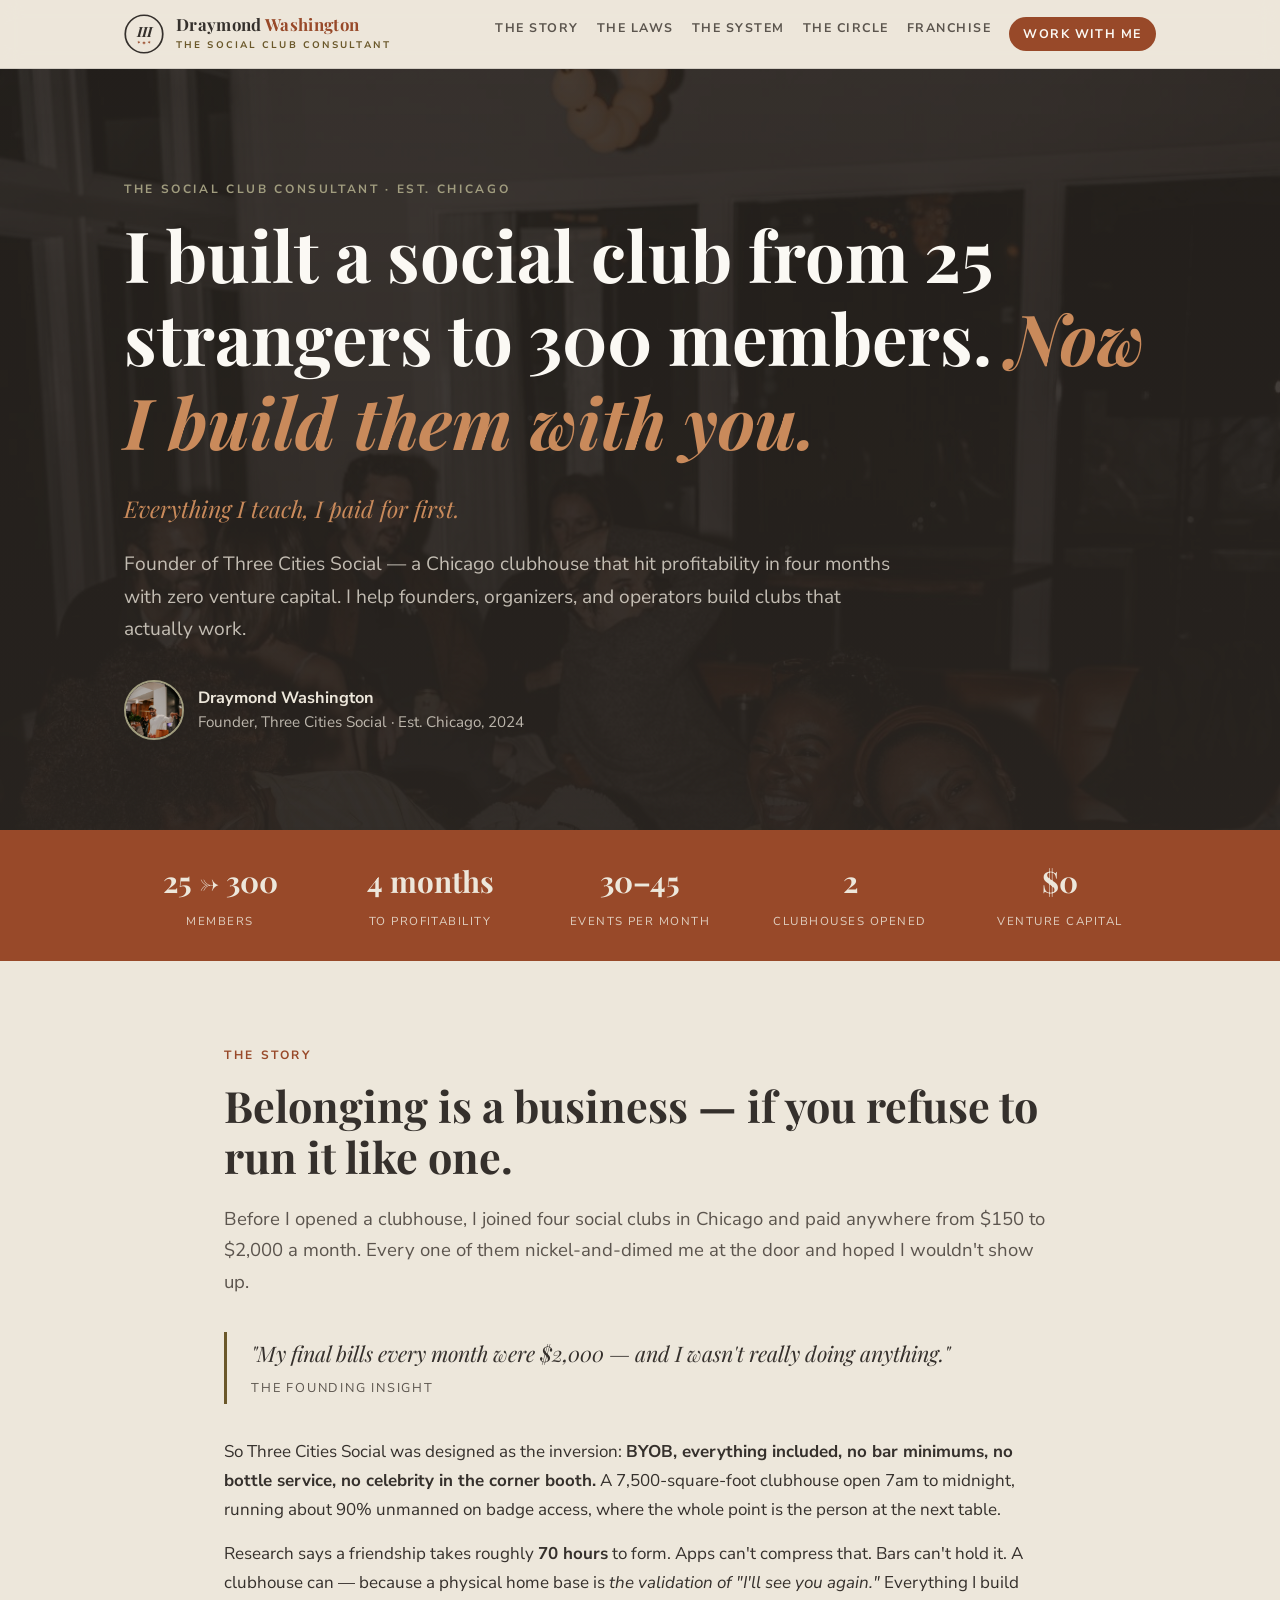
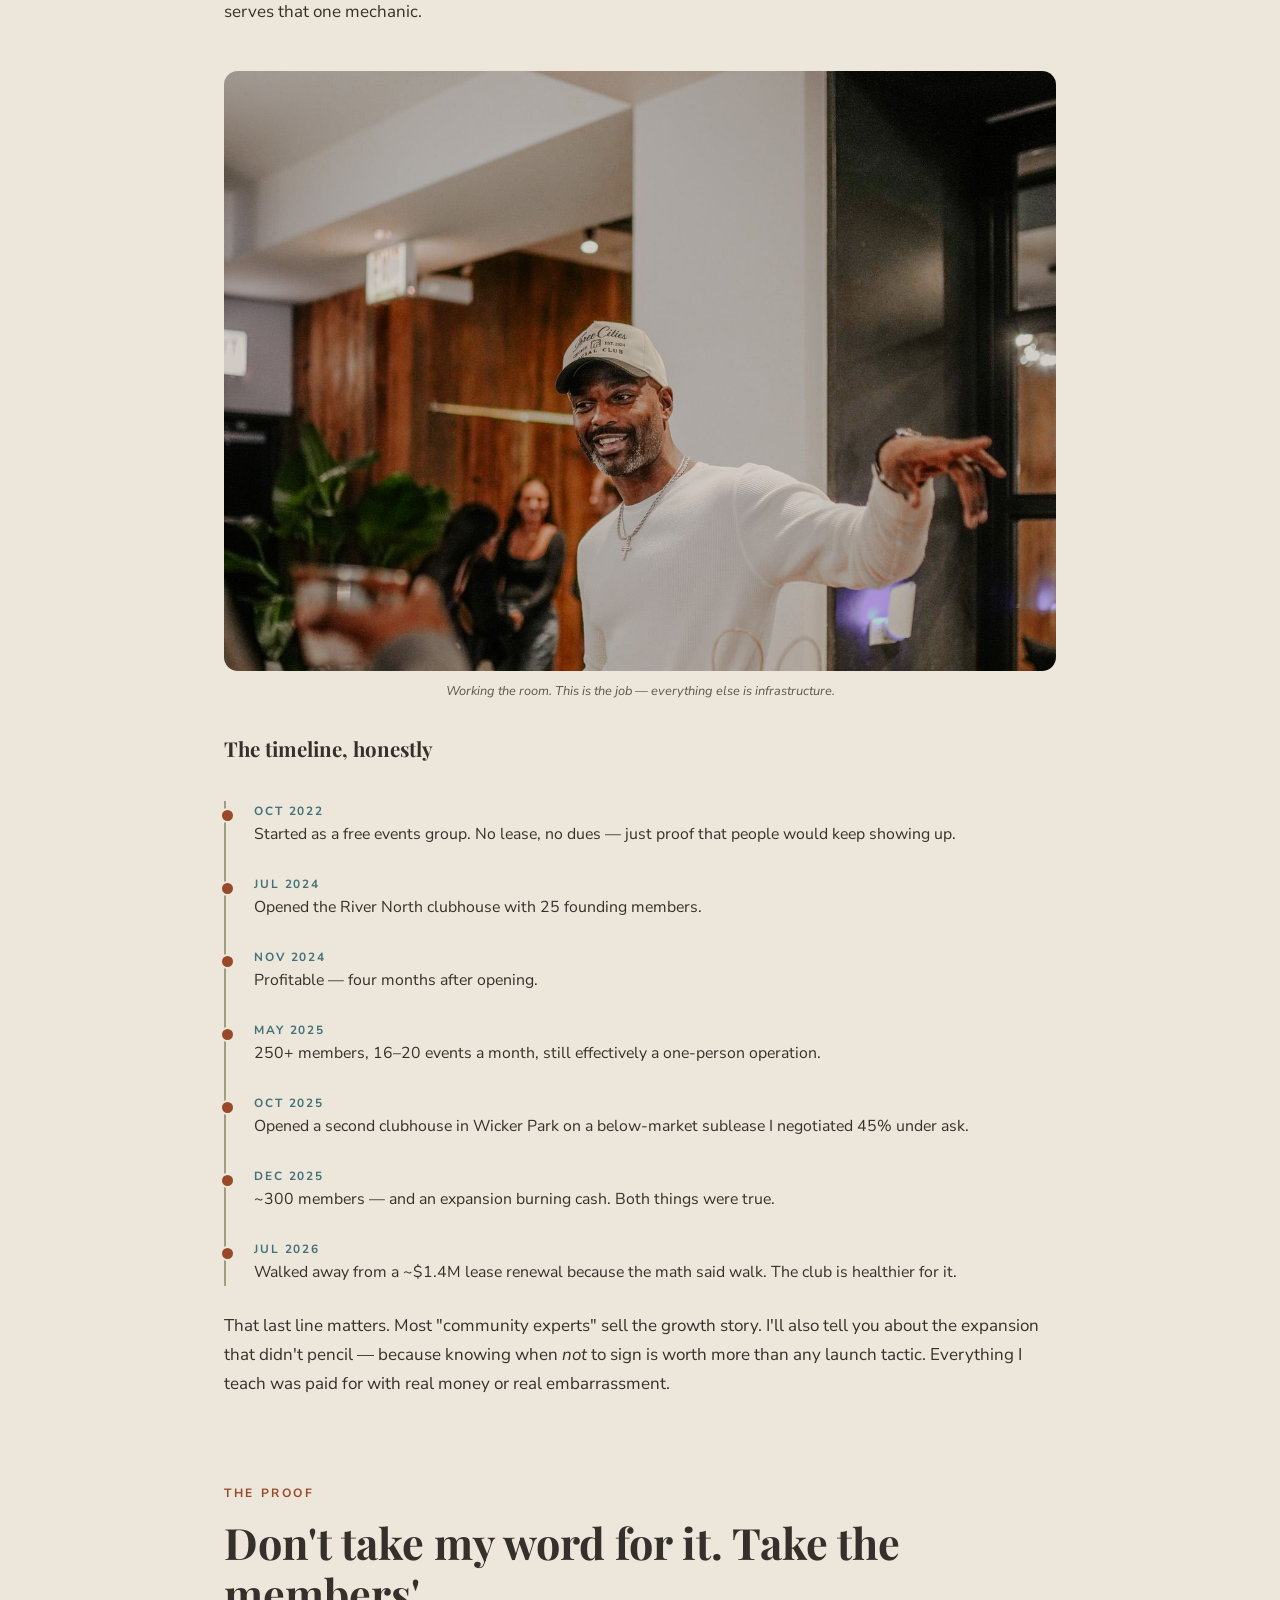
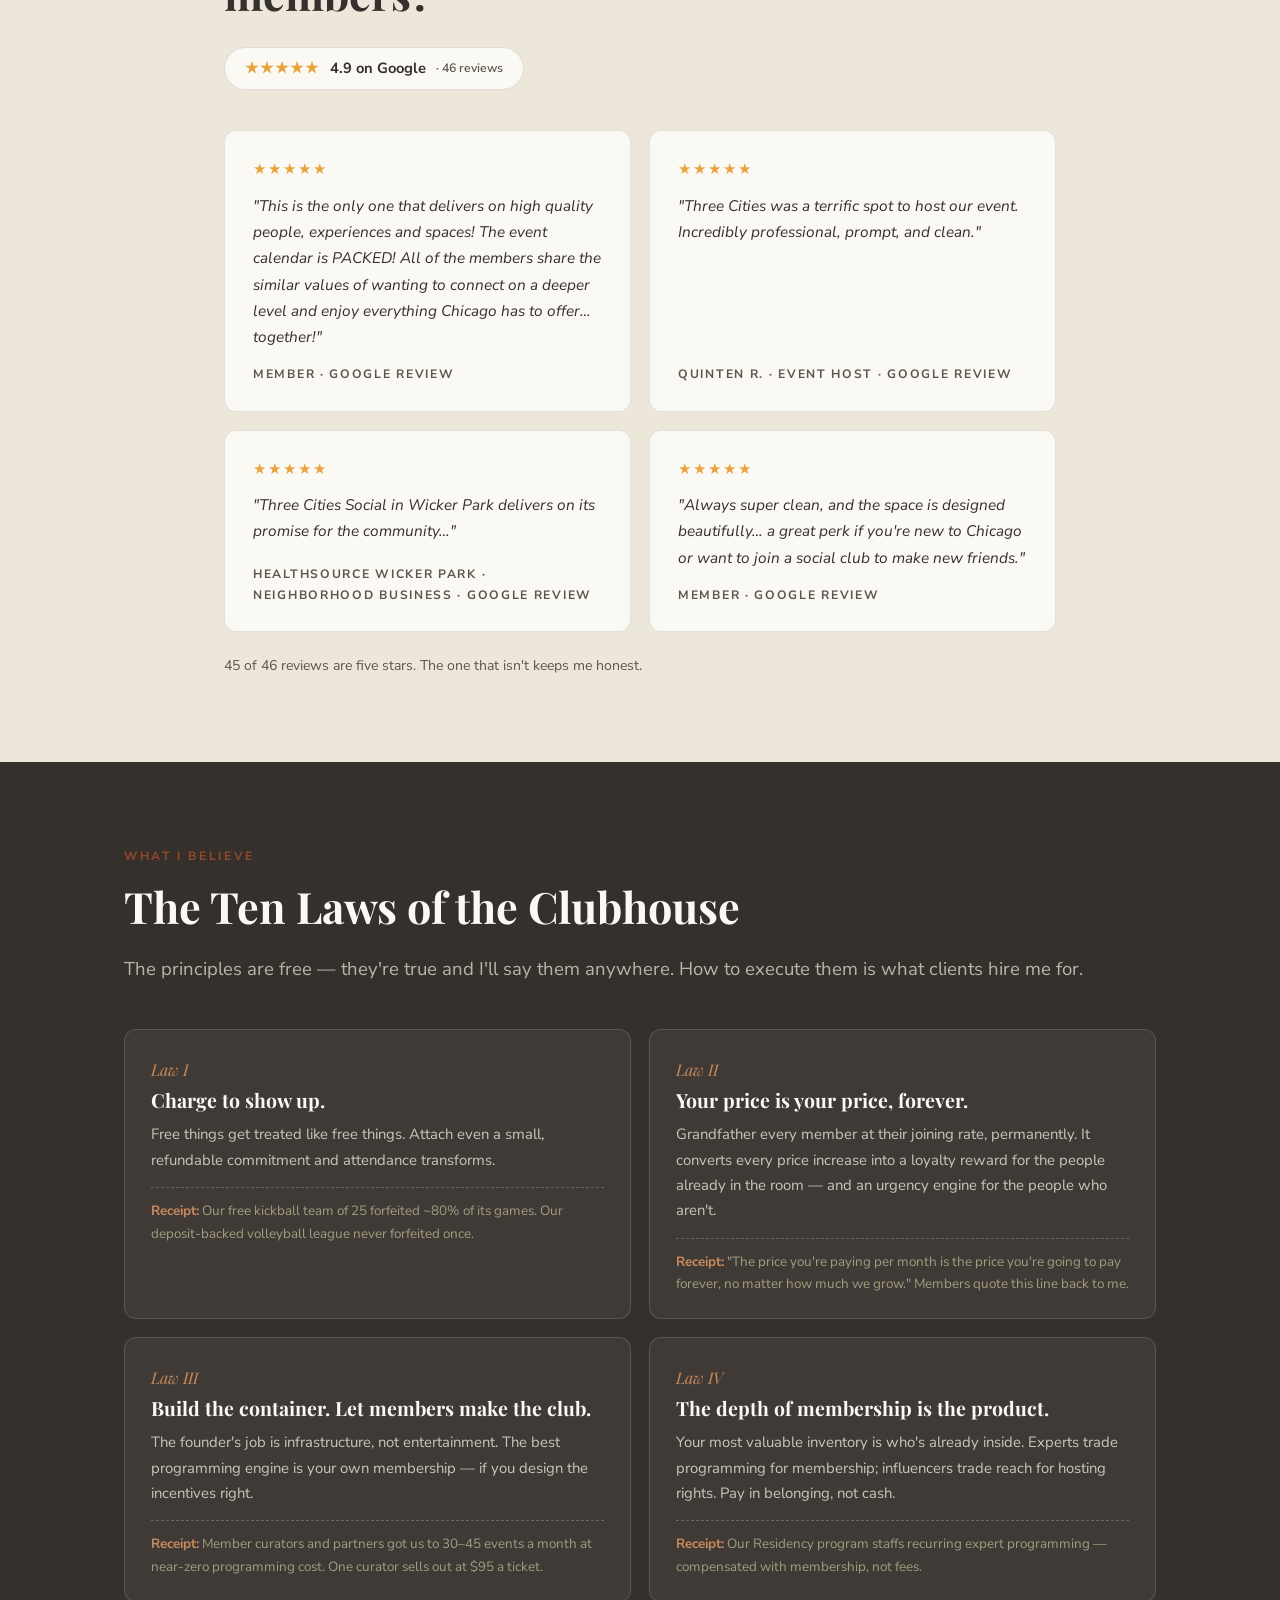
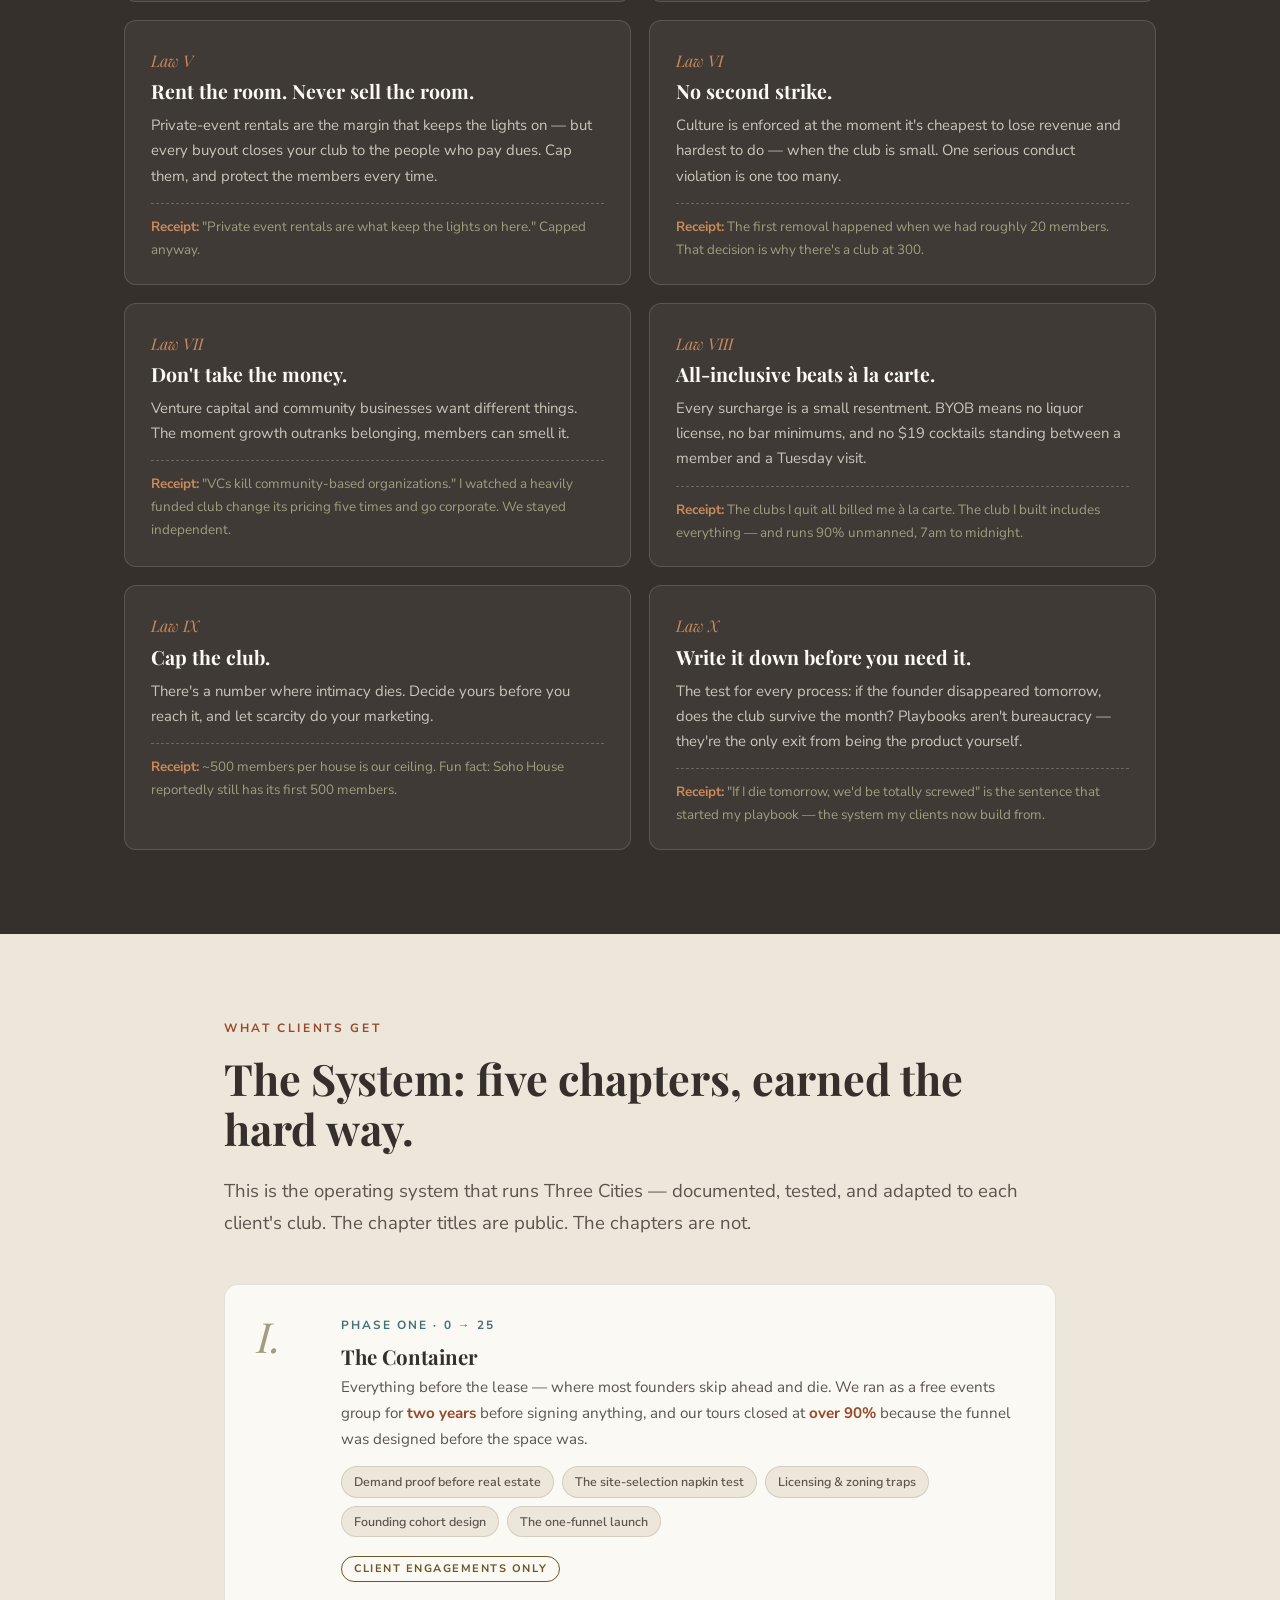
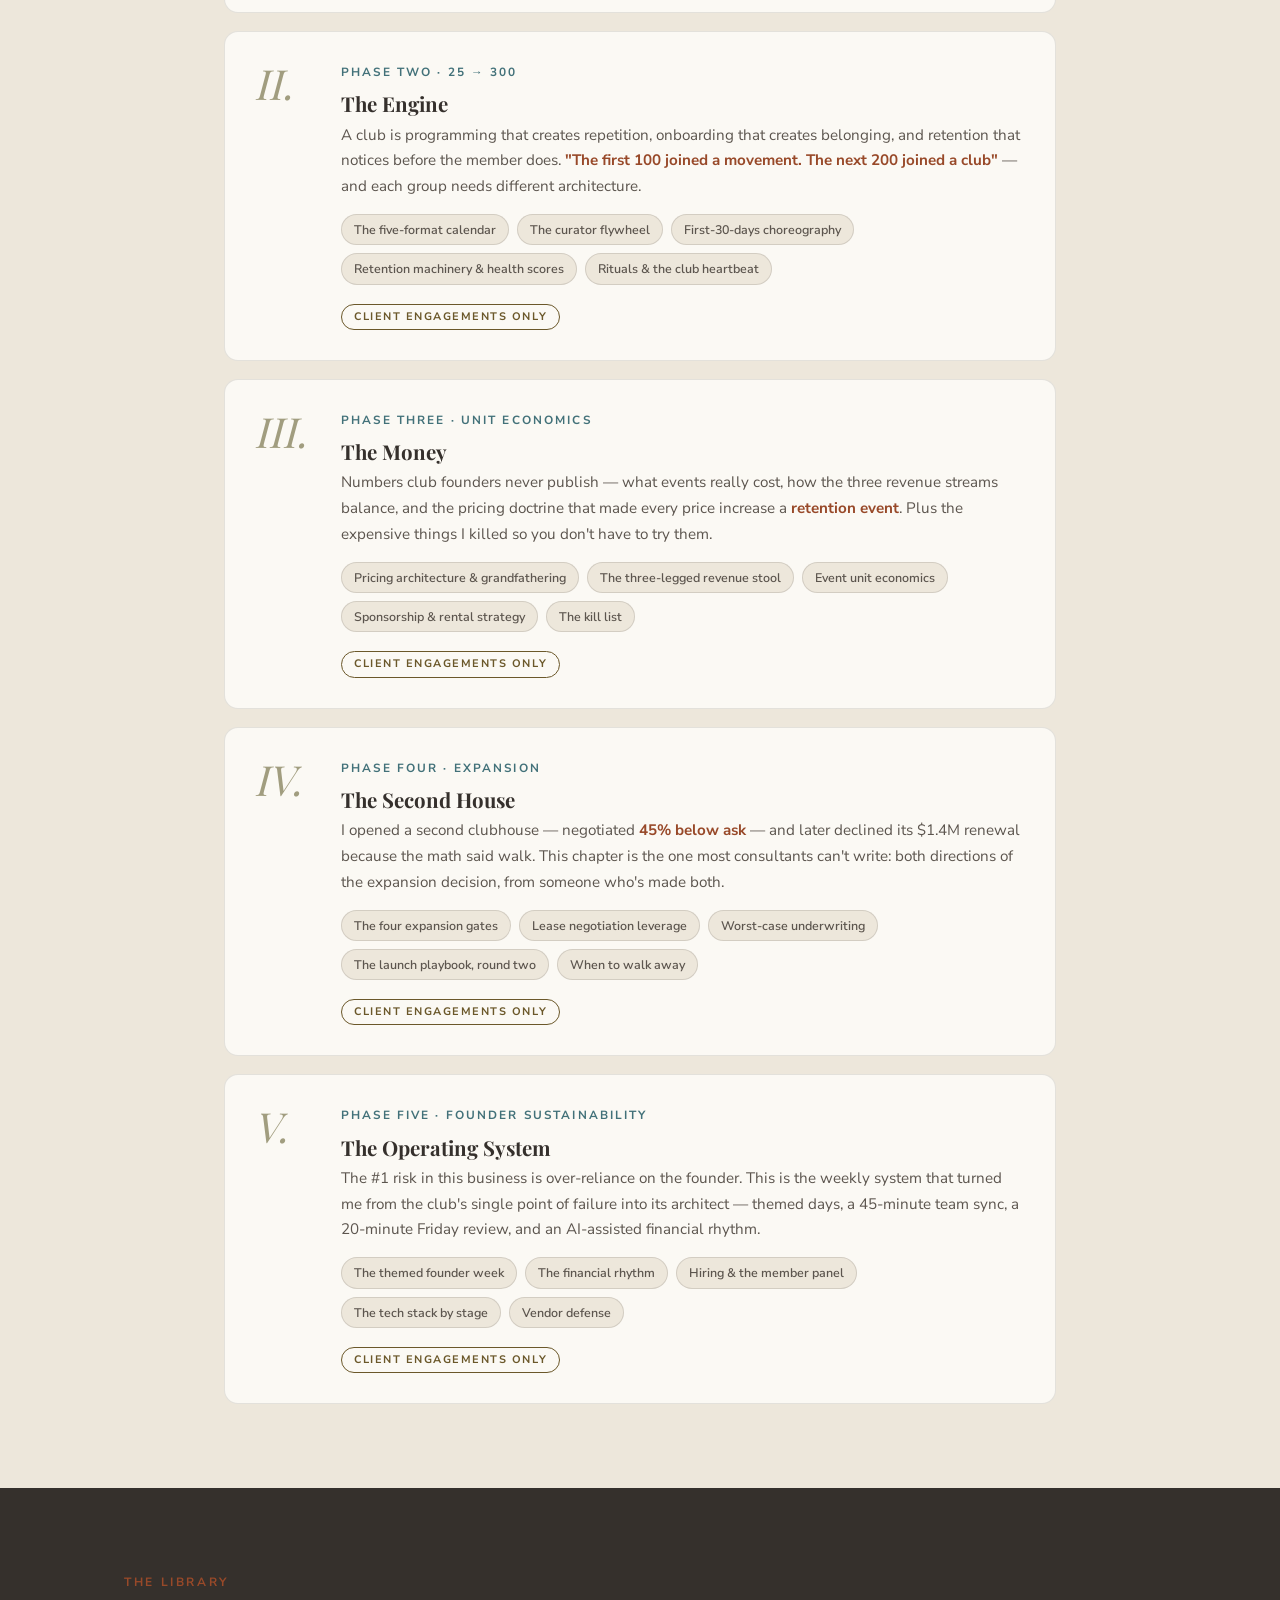
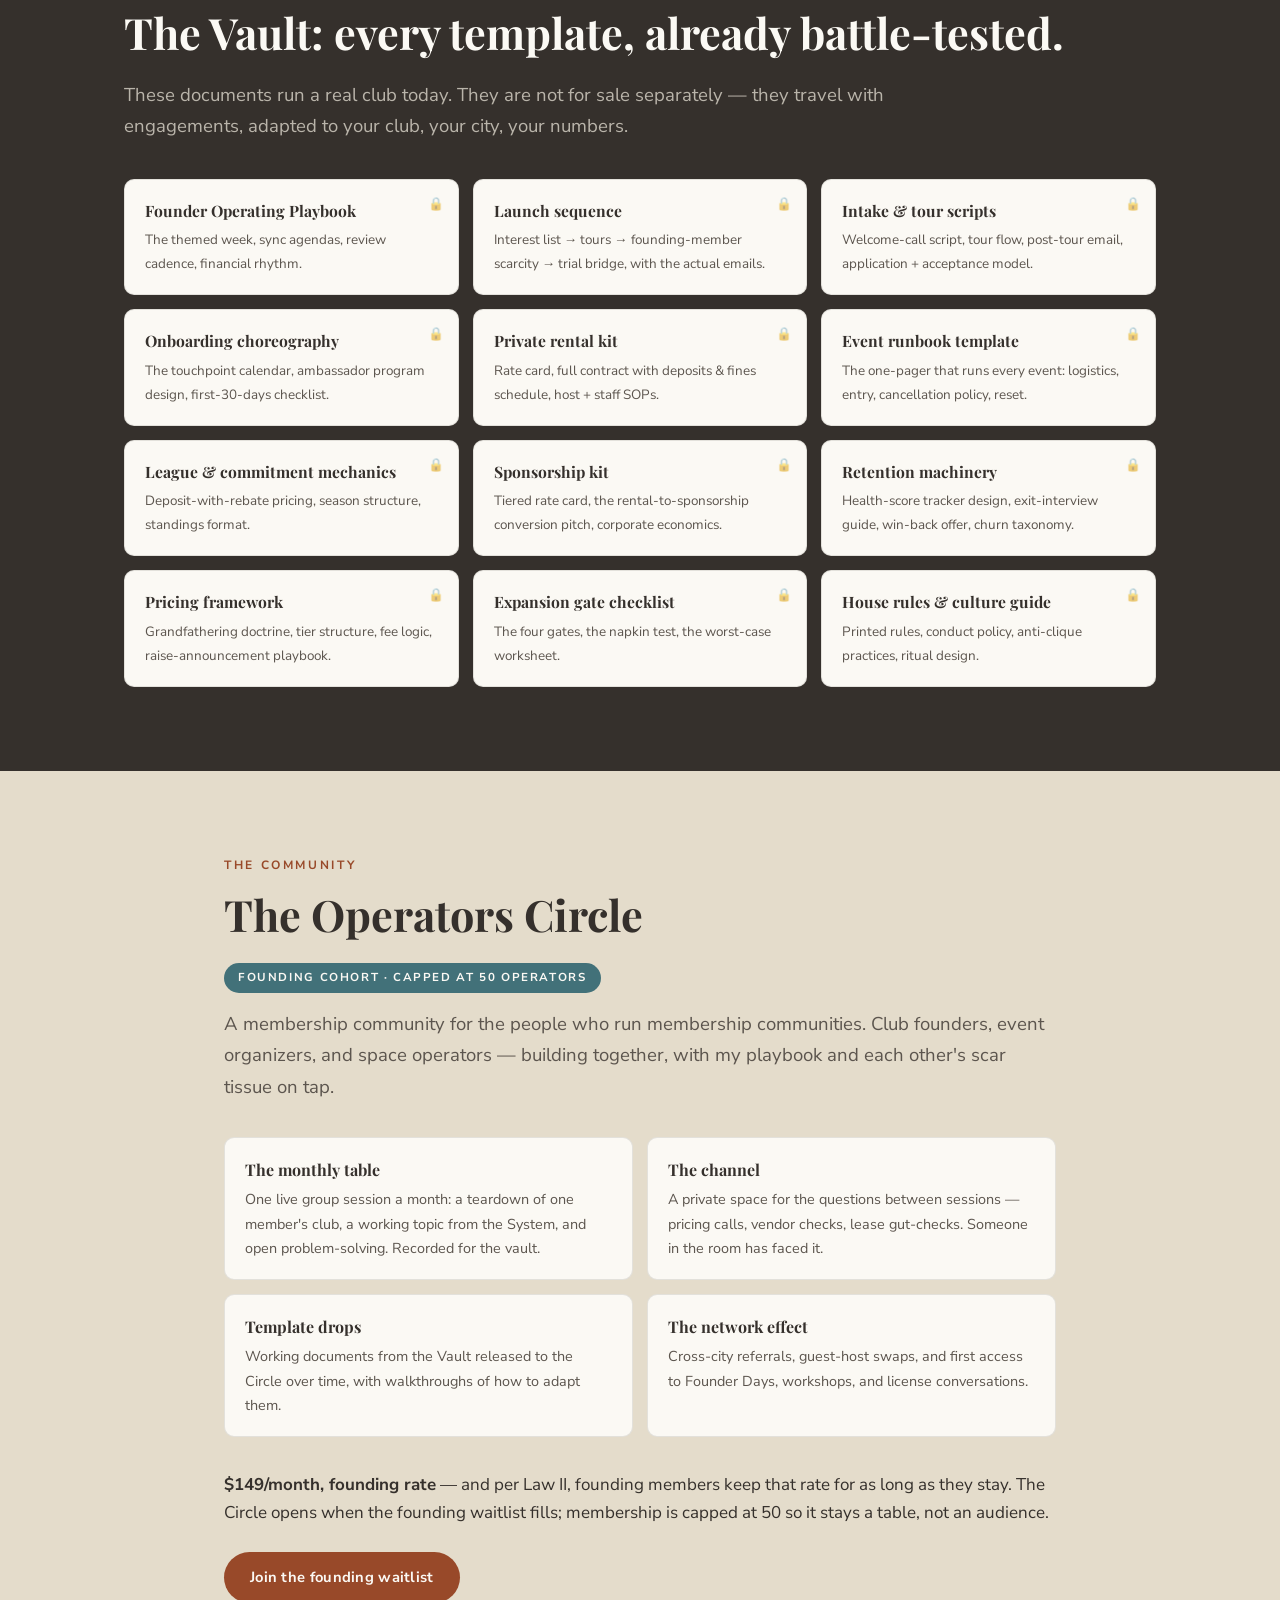
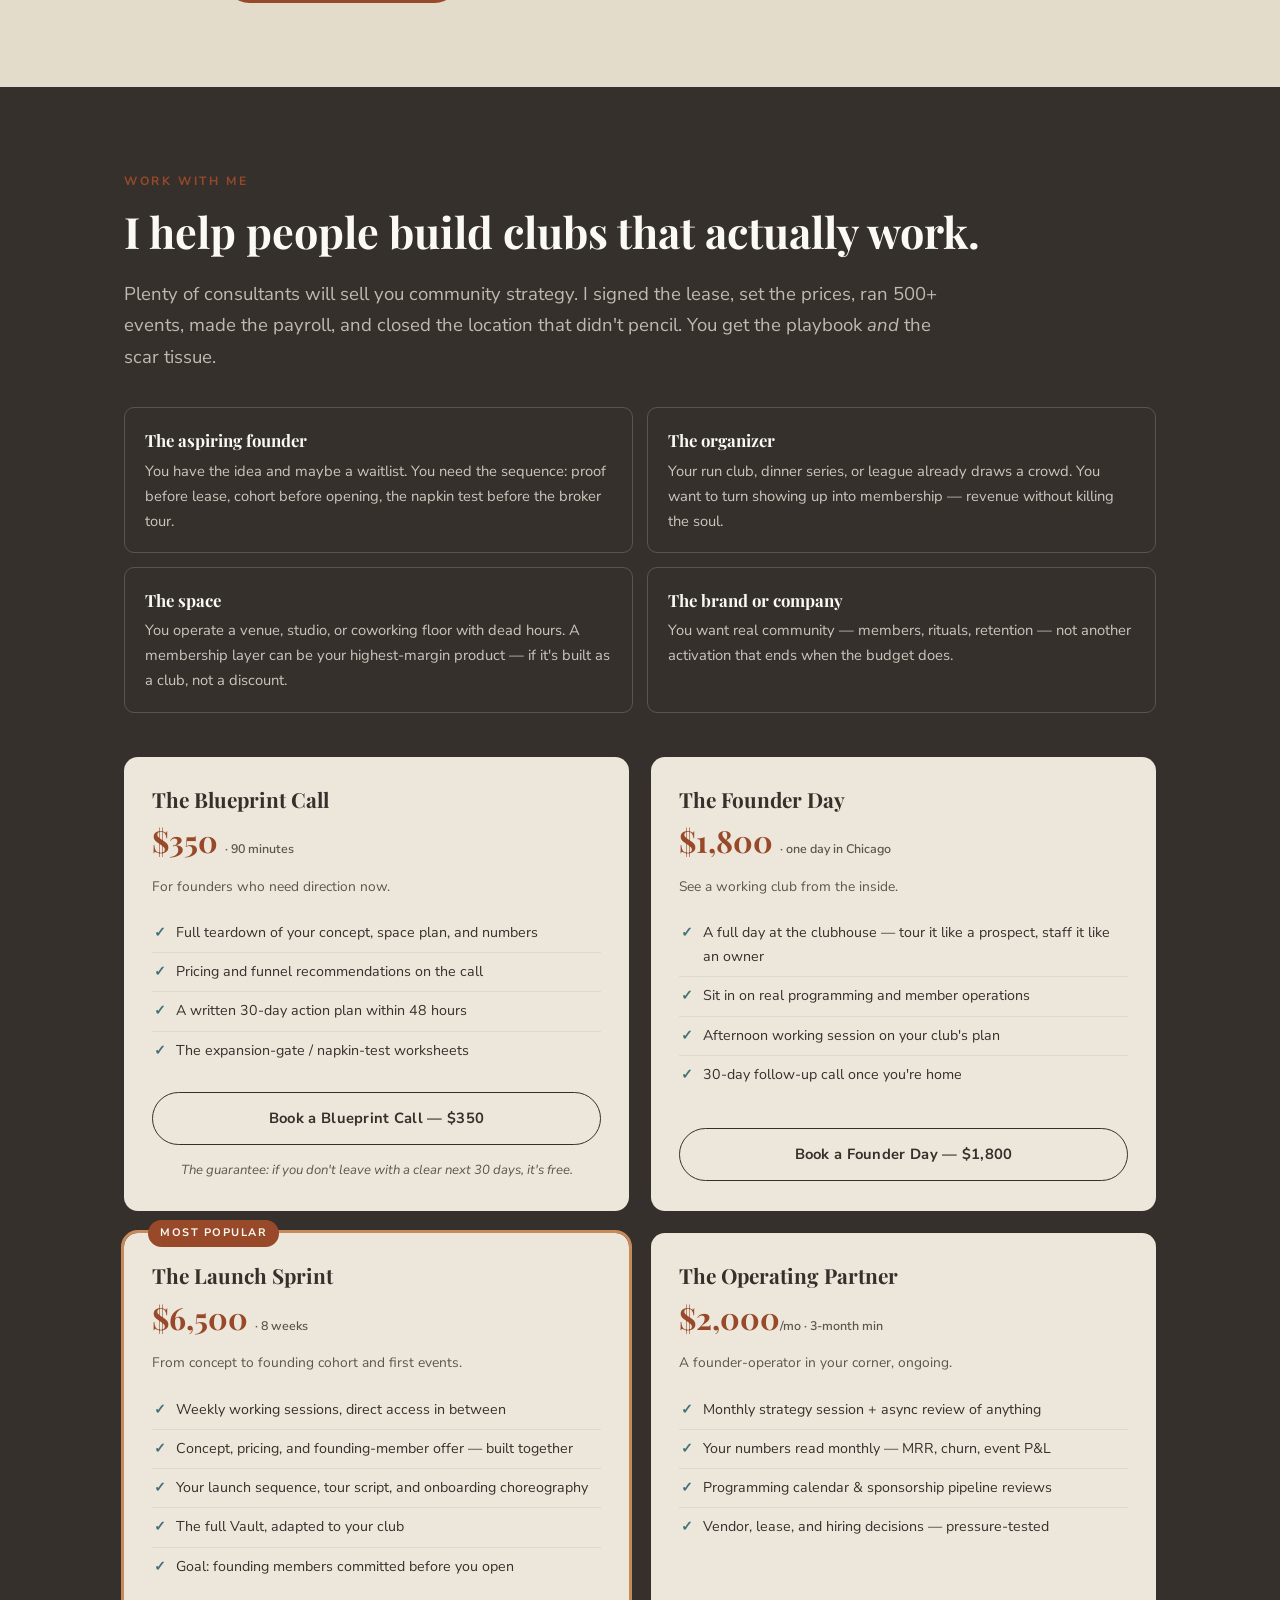
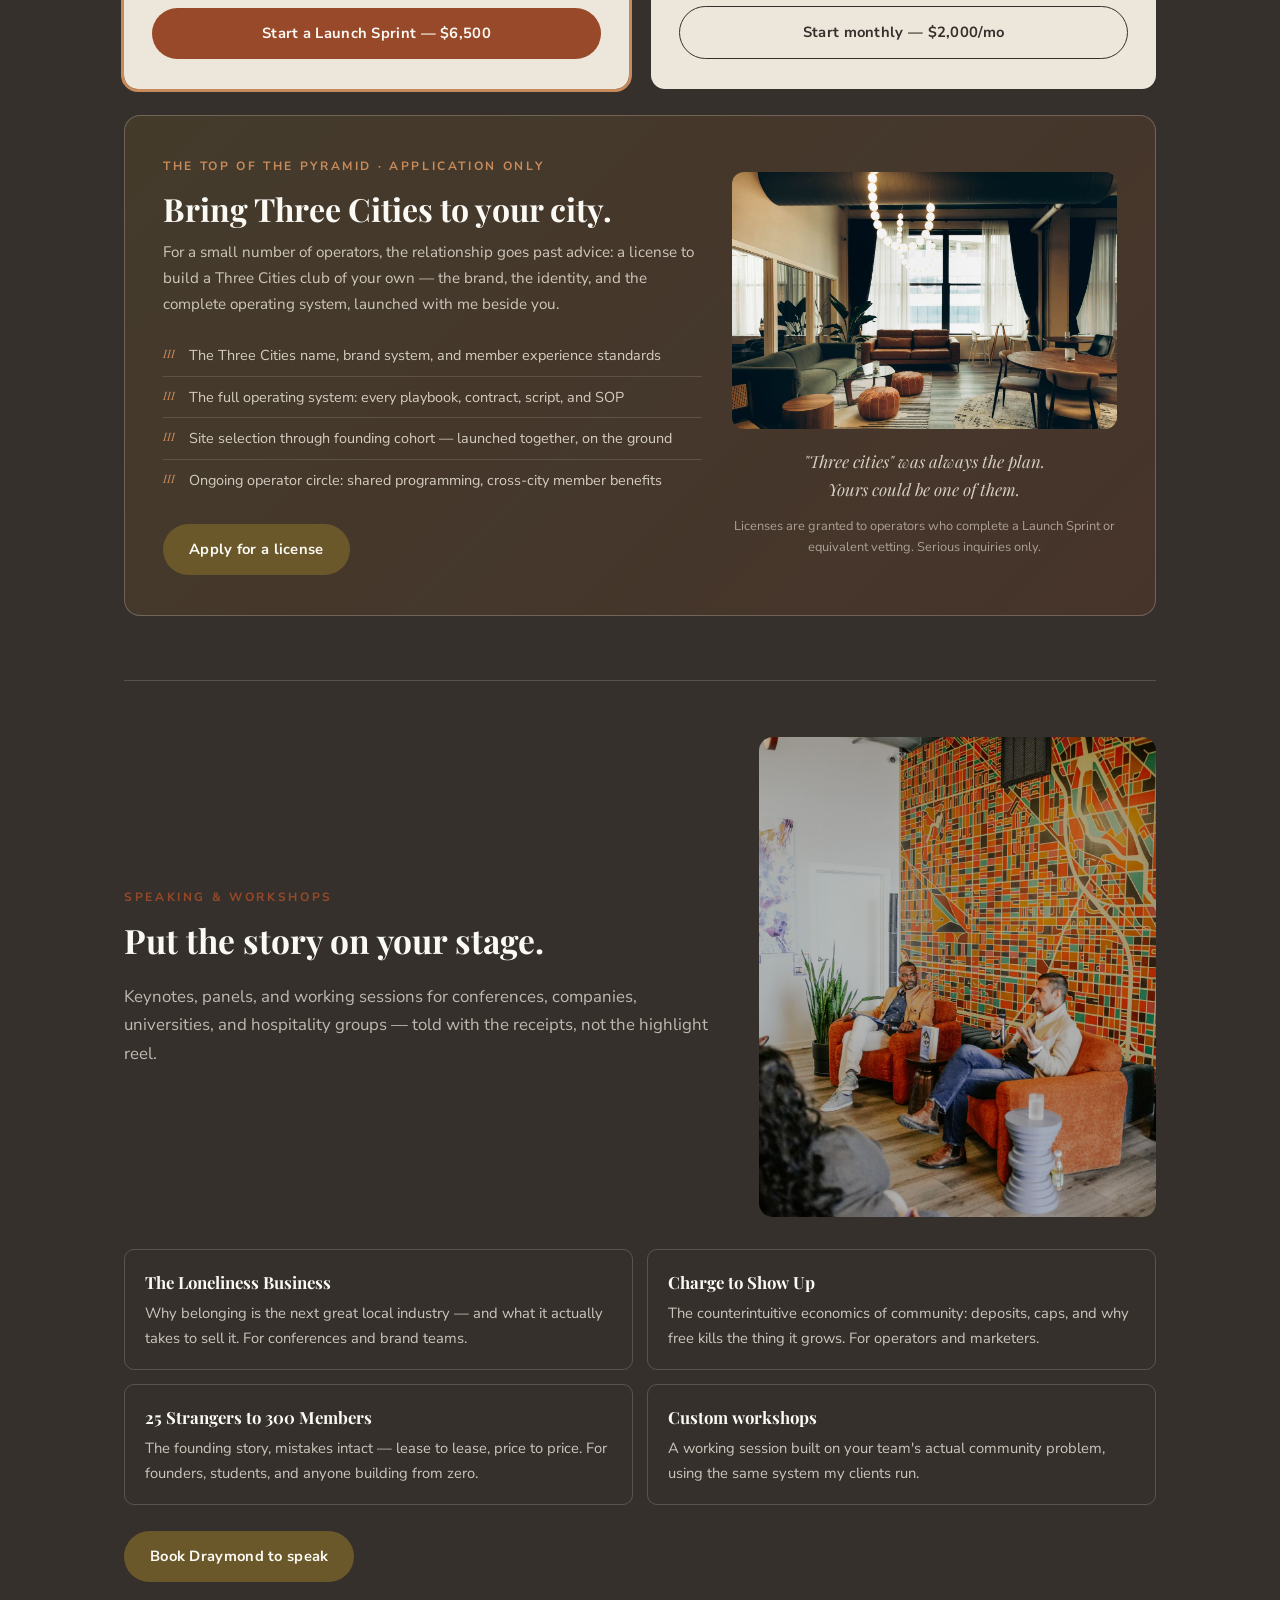
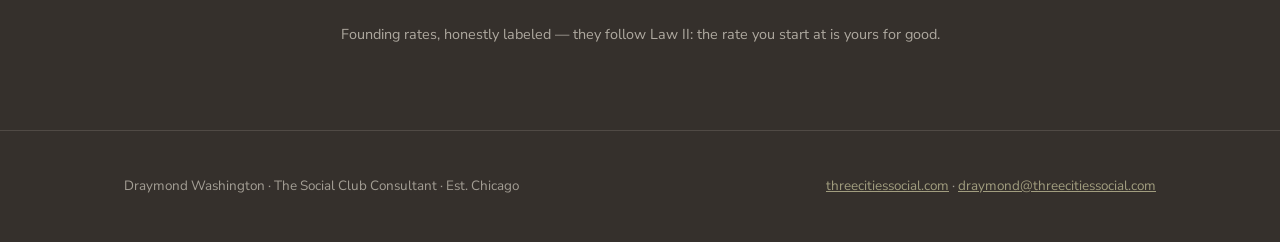
<file: index (49).html>
<!DOCTYPE html>
<html lang="en">
<head>
<meta charset="UTF-8">
<meta name="viewport" content="width=device-width, initial-scale=1.0">
<title>Draymond Washington — The Social Club Consultant</title>
<meta name="description" content="I built Three Cities Social from 25 strangers to 300 members — profitable in 4 months, no venture capital. I help founders, organizers, and operators build clubs that work. Advisory, launch sprints, and franchise licensing.">
<link rel="canonical" href="https://thesocialclubconsultant.com/">
<link rel="icon" href="data:image/svg+xml,%3Csvg xmlns='http://www.w3.org/2000/svg' viewBox='0 0 64 64'%3E%3Ccircle cx='32' cy='32' r='30' fill='%2335302C'/%3E%3Ccircle cx='32' cy='32' r='26' fill='none' stroke='%23A19D7F' stroke-width='2'/%3E%3Ctext x='32' y='36' text-anchor='middle' font-family='Georgia,serif' font-style='italic' font-weight='bold' font-size='20' fill='%23EDE7DB'%3EIII%3C/text%3E%3Ccircle cx='22' cy='46' r='2.5' fill='%23C98A5B'/%3E%3Ccircle cx='32' cy='47.5' r='3' fill='%23C98A5B'/%3E%3Ccircle cx='42' cy='46' r='2.5' fill='%23C98A5B'/%3E%3C/svg%3E">
<meta property="og:type" content="website">
<meta property="og:url" content="https://thesocialclubconsultant.com/">
<meta property="og:site_name" content="The Social Club Consultant">
<meta property="og:title" content="Draymond Washington — The Social Club Consultant">
<meta property="og:description" content="25 strangers to 300 members, profitable in 4 months, $0 VC. Everything I teach, I paid for first.">
<meta property="og:image" content="https://thesocialclubconsultant.com/fireside.jpg">
<meta name="twitter:card" content="summary_large_image">
<meta name="twitter:title" content="Draymond Washington — The Social Club Consultant">
<meta name="twitter:description" content="25 strangers to 300 members, profitable in 4 months, $0 VC. Everything I teach, I paid for first.">
<meta name="twitter:image" content="https://thesocialclubconsultant.com/fireside.jpg">
<link rel="preconnect" href="https://fonts.googleapis.com">
<link rel="preconnect" href="https://fonts.gstatic.com" crossorigin>
<link href="https://fonts.googleapis.com/css2?family=Playfair+Display:ital,wght@0,400;0,600;0,700;1,400&family=Nunito+Sans:ital,wght@0,300;0,400;0,600;0,700;1,400&display=swap" rel="stylesheet">
<style>
  :root {
    --paper: #EDE7DB;
    --paper-deep: #E4DCCB;
    --ink: #35302C;
    --ink-soft: #5C554E;
    --ocean: #427179;
    --gold: #6B582A;
    --autumn: #984929;
    --clay: #A19D7F;
    --white: #FBF9F4;
    --serif: 'Playfair Display', Georgia, 'Times New Roman', serif;
    --sans: 'Nunito Sans', 'Avenir Next', 'Segoe UI', sans-serif;
  }
  * { margin: 0; padding: 0; box-sizing: border-box; }
  html { scroll-behavior: smooth; scroll-padding-top: 76px; }
  body {
    font-family: var(--sans);
    background: var(--paper);
    color: var(--ink);
    line-height: 1.7;
    font-size: 17px;
  }
  ::selection { background: var(--ocean); color: var(--white); }

  /* ---------- Nav ---------- */
  nav {
    position: sticky; top: 0; z-index: 50;
    background: rgba(237,231,219,.92);
    backdrop-filter: blur(10px);
    border-bottom: 1px solid rgba(53,48,44,.14);
  }
  .nav-inner {
    max-width: 1080px; margin: 0 auto; padding: 14px 24px;
    display: flex; align-items: center; justify-content: space-between; gap: 16px;
  }
  .nav-mark {
    white-space: nowrap;
    display: flex; align-items: center; gap: 12px; text-decoration: none; color: var(--ink);
  }
  .nav-mark svg { flex: none; display: block; }
  .nav-mark .nm-name { font-family: var(--serif); font-weight: 700; font-size: 1.05rem; line-height: 1.15; letter-spacing: .02em; }
  .nav-mark .nm-name span { color: var(--autumn); }
  .nav-mark .nm-sub { font-family: var(--sans); font-weight: 700; font-size: .6rem; letter-spacing: .22em; color: var(--gold); text-transform: uppercase; margin-top: 2px; }
  .nav-links { display: flex; gap: 18px; flex-wrap: wrap; justify-content: flex-end; }
  .nav-links a {
    color: var(--ink-soft); text-decoration: none; font-size: .78rem;
    text-transform: uppercase; letter-spacing: .12em; font-weight: 700;
  }
  .nav-links a:hover { color: var(--autumn); }
  .nav-links a.cta { color: var(--white); background: var(--autumn); padding: 6px 14px; border-radius: 999px; }
  .nav-links a.cta:hover { background: var(--gold); color: var(--white); }
  @media (max-width: 900px) { .nav-links a:not(.cta) { display: none; } }

  /* ---------- Shared ---------- */
  .wrap { max-width: 880px; margin: 0 auto; padding: 0 24px; }
  .wrap-wide { max-width: 1080px; margin: 0 auto; padding: 0 24px; }
  section { padding: 84px 0; }
  .kicker {
    font-size: .75rem; text-transform: uppercase; letter-spacing: .22em;
    font-weight: 700; color: var(--autumn); margin-bottom: 14px;
  }
  h1, h2, h3 { font-family: var(--serif); line-height: 1.18; }
  h2 { font-size: clamp(1.9rem, 4.4vw, 2.7rem); font-weight: 700; margin-bottom: 22px; }
  h3 { font-size: 1.28rem; font-weight: 700; margin: 34px 0 10px; }
  p + p { margin-top: 16px; }
  .lede { font-size: 1.16rem; color: var(--ink-soft); }
  em { font-style: italic; }
  .divider {
    max-width: 880px; margin: 0 auto; padding: 0 24px;
    display: flex; align-items: center; gap: 14px; color: var(--clay);
  }
  .divider::before, .divider::after { content: ""; flex: 1; border-top: 1px solid rgba(53,48,44,.16); }
  .divider svg { flex: none; }

  .pull {
    border-left: 3px solid var(--gold);
    padding: 6px 0 6px 24px; margin: 34px 0;
    font-family: var(--serif); font-size: 1.34rem; font-style: italic; line-height: 1.45;
    color: var(--ink);
  }
  .pull cite { display: block; font-family: var(--sans); font-style: normal; font-size: .8rem; text-transform: uppercase; letter-spacing: .14em; color: var(--ink-soft); margin-top: 10px; }

  /* ---------- Hero ---------- */
  header.hero {
    background:
      linear-gradient(180deg, rgba(42,37,33,.82) 0%, rgba(42,37,33,.9) 70%, rgba(42,37,33,.96) 100%),
      url('trivia.jpg') center 28% / cover no-repeat;
    background-color: var(--ink);
    color: var(--paper);
    padding: 110px 0 0; overflow: hidden; position: relative;
  }
  .hero-inner { max-width: 1080px; margin: 0 auto; padding: 0 24px 90px; position: relative; }
  .hero .kicker { color: var(--clay); }
  .hero h1 {
    font-size: clamp(2.5rem, 6.4vw, 4.4rem); font-weight: 700; max-width: 15em;
    margin-bottom: 26px; color: var(--white);
  }
  .hero h1 .accent { color: #C98A5B; font-style: italic; }
  .hero .lede { color: rgba(237,231,219,.78); max-width: 40em; font-size: 1.2rem; }
  .hero-byline { margin-top: 34px; display: flex; align-items: center; gap: 14px; }
  .hero-byline .founder-avatar {
    width: 60px; height: 60px; border: 2px solid var(--clay); border-radius: 50%;
    object-fit: cover; object-position: center 20%; flex: none; display: block;
  }
  .hero-byline p { font-size: .95rem; color: rgba(237,231,219,.75); line-height: 1.45; }
  .hero-byline p strong { color: var(--paper); display: block; font-size: 1.02rem; }
  .statbar { background: var(--autumn); color: var(--paper); }
  .statbar-inner {
    max-width: 1080px; margin: 0 auto; padding: 26px 24px;
    display: grid; grid-template-columns: repeat(5, 1fr); gap: 18px; text-align: center;
  }
  .statbar b { display: block; font-family: var(--serif); font-size: clamp(1.3rem, 2.6vw, 1.85rem); font-weight: 700; }
  .statbar small { font-size: .72rem; text-transform: uppercase; letter-spacing: .13em; opacity: .85; }
  @media (max-width: 760px) { .statbar-inner { grid-template-columns: repeat(2, 1fr); } .statbar-inner div:last-child { grid-column: span 2; } }

  /* ---------- Photos ---------- */
  .photoband img { width: 100%; height: 440px; object-fit: cover; object-position: center 46%; display: block; }
  @media (max-width: 700px) { .photoband img { height: 220px; } }
  .founder-figure { margin: 44px 0 8px; }
  .founder-figure img {
    width: 100%; max-height: 600px; object-fit: cover; object-position: center 28%;
    border-radius: 14px; display: block;
  }
  .founder-figure figcaption { font-size: .8rem; color: var(--ink-soft); margin-top: 10px; text-align: center; font-style: italic; }

  /* ---------- Timeline ---------- */
  .timeline { margin: 40px 0 8px; border-left: 2px solid var(--clay); padding-left: 28px; }
  .tl-item { position: relative; padding-bottom: 26px; }
  .tl-item:last-child { padding-bottom: 0; }
  .tl-item::before {
    content: ""; position: absolute; left: -34.5px; top: 7px;
    width: 11px; height: 11px; border-radius: 50%; background: var(--autumn);
    border: 2px solid var(--paper);
  }
  .tl-item .when { font-size: .74rem; text-transform: uppercase; letter-spacing: .16em; font-weight: 700; color: var(--ocean); }
  .tl-item .what { font-size: .99rem; }

  /* ---------- Testimonials ---------- */
  .gbadge {
    display: inline-flex; align-items: center; gap: 10px;
    background: var(--white); border: 1px solid rgba(53,48,44,.14); border-radius: 999px;
    padding: 8px 20px; font-size: .92rem; font-weight: 700; margin-top: 6px;
  }
  .gbadge .stars { color: #E8A33D; letter-spacing: 2px; }
  .gbadge small { font-weight: 600; color: var(--ink-soft); }
  .quotes { display: grid; grid-template-columns: repeat(2, 1fr); gap: 18px; margin-top: 40px; }
  @media (max-width: 760px) { .quotes { grid-template-columns: 1fr; } }
  .quote {
    background: var(--white); border: 1px solid rgba(53,48,44,.12); border-radius: 12px;
    padding: 26px 28px; display: flex; flex-direction: column;
  }
  .quote .stars { color: #E8A33D; letter-spacing: 2px; font-size: .95rem; margin-bottom: 10px; }
  .quote p { font-size: .96rem; font-style: italic; flex: 1; }
  .quote cite { display: block; margin-top: 14px; font-style: normal; font-size: .76rem; text-transform: uppercase; letter-spacing: .14em; color: var(--ink-soft); font-weight: 700; }

  /* ---------- Circle ---------- */
  .circle-section { background: var(--paper-deep); }
  .circle-grid { display: grid; grid-template-columns: repeat(2, 1fr); gap: 14px; margin: 34px 0; }
  @media (max-width: 720px) { .circle-grid { grid-template-columns: 1fr; } }
  .circle-grid > div {
    background: var(--white); border: 1px solid rgba(53,48,44,.12); border-radius: 10px;
    padding: 18px 20px; font-size: .9rem; color: var(--ink-soft);
  }
  .circle-grid b { display: block; font-family: var(--serif); font-size: 1rem; color: var(--ink); margin-bottom: 4px; }
  .founding-chip {
    display: inline-block; background: var(--ocean); color: var(--white); border-radius: 999px;
    font-size: .72rem; font-weight: 700; text-transform: uppercase; letter-spacing: .14em; padding: 5px 14px; margin-bottom: 16px;
  }

  /* ---------- Laws ---------- */
  .laws-section { background: var(--ink); color: var(--paper); }
  .laws-section h2, .laws-section h3 { color: var(--white); }
  .laws-section .lede { color: rgba(237,231,219,.72); }
  .laws { display: grid; grid-template-columns: 1fr 1fr; gap: 18px; margin-top: 44px; }
  @media (max-width: 760px) { .laws { grid-template-columns: 1fr; } }
  .law {
    background: rgba(251,249,244,.05); border: 1px solid rgba(237,231,219,.16);
    border-radius: 12px; padding: 26px 26px 22px;
  }
  .law .num { font-family: var(--serif); font-style: italic; font-size: 1rem; color: #C98A5B; }
  .law h3 { margin: 6px 0 10px; font-size: 1.22rem; }
  .law p { font-size: .93rem; color: rgba(237,231,219,.8); }
  .law .receipt { margin-top: 14px; padding-top: 12px; border-top: 1px dashed rgba(237,231,219,.25); font-size: .84rem; color: var(--clay); }
  .law .receipt b { color: #C98A5B; font-weight: 700; }

  /* ---------- System (gated chapters) ---------- */
  .lock-chip {
    display: inline-flex; align-items: center; gap: 6px;
    font-size: .68rem; font-weight: 700; text-transform: uppercase; letter-spacing: .14em;
    color: var(--gold); border: 1px solid var(--gold); border-radius: 999px; padding: 3px 12px;
  }
  .sys { display: grid; grid-template-columns: 1fr; gap: 18px; margin-top: 44px; }
  .sys-chapter {
    background: var(--white); border: 1px solid rgba(53,48,44,.12); border-radius: 14px;
    padding: 30px 32px; display: grid; grid-template-columns: 64px 1fr; gap: 20px;
  }
  @media (max-width: 640px) { .sys-chapter { grid-template-columns: 1fr; } }
  .sys-num { font-family: var(--serif); font-style: italic; font-size: 2.6rem; color: var(--clay); line-height: 1; }
  .sys-chapter h3 { margin: 0 0 6px; }
  .sys-chapter .range { font-size: .74rem; text-transform: uppercase; letter-spacing: .18em; font-weight: 700; color: var(--ocean); margin-bottom: 10px; }
  .sys-chapter p.tease { font-size: .95rem; color: var(--ink-soft); margin-bottom: 14px; }
  .sys-chapter p.tease b { color: var(--autumn); }
  .sys-inside { display: flex; flex-wrap: wrap; gap: 8px; margin-bottom: 16px; }
  .sys-inside span {
    font-size: .78rem; font-weight: 600; color: var(--ink-soft);
    background: var(--paper); border: 1px solid rgba(53,48,44,.14); border-radius: 999px; padding: 4px 12px;
  }

  /* ---------- Vault ---------- */
  .vault { display: grid; grid-template-columns: repeat(3, 1fr); gap: 14px; margin-top: 36px; }
  @media (max-width: 860px) { .vault { grid-template-columns: repeat(2, 1fr); } }
  @media (max-width: 560px) { .vault { grid-template-columns: 1fr; } }
  .vault-item {
    background: var(--white); border: 1px solid rgba(53,48,44,.12); border-radius: 10px;
    padding: 18px 20px; font-size: .88rem; position: relative;
  }
  .vault-item b { display: block; font-family: var(--serif); font-size: .98rem; margin-bottom: 4px; padding-right: 26px; color: var(--ink); }
  .vault-item span { color: var(--ink-soft); font-size: .84rem; }
  .vault-item::after {
    content: "🔒"; position: absolute; top: 14px; right: 14px; font-size: .8rem; opacity: .55;
  }

  /* ---------- Offer ---------- */
  .offer-section { background: var(--ink); color: var(--paper); }
  .offer-section h2 { color: var(--white); }
  .offer-section .lede { color: rgba(237,231,219,.75); }
  .icp { display: grid; grid-template-columns: repeat(2, 1fr); gap: 14px; margin: 34px 0 10px; }
  @media (max-width: 720px) { .icp { grid-template-columns: 1fr; } }
  .icp div { border: 1px solid rgba(237,231,219,.2); border-radius: 10px; padding: 18px 20px; font-size: .92rem; color: rgba(237,231,219,.82); }
  .icp b { display: block; font-family: var(--serif); font-size: 1.05rem; color: var(--white); margin-bottom: 4px; }
  .tiers { display: grid; grid-template-columns: repeat(2, 1fr); gap: 22px; margin-top: 44px; }
  @media (max-width: 860px) { .tiers { grid-template-columns: 1fr; } }
  .tier {
    background: var(--paper); color: var(--ink); border-radius: 14px; padding: 30px 28px;
    display: flex; flex-direction: column;
  }
  .tier.feature { outline: 3px solid #C98A5B; position: relative; }
  .tier.feature::before {
    content: "Most popular"; position: absolute; top: -13px; left: 24px;
    background: var(--autumn); color: var(--white); font-size: .68rem; font-weight: 700;
    text-transform: uppercase; letter-spacing: .14em; padding: 4px 12px; border-radius: 999px;
  }
  .tier h3 { margin: 0 0 4px; font-size: 1.3rem; }
  .tier .price { font-family: var(--serif); font-size: 1.9rem; font-weight: 700; color: var(--autumn); }
  .tier .price small { font-family: var(--sans); font-size: .78rem; font-weight: 600; color: var(--ink-soft); }
  .tier p.sub { font-size: .86rem; color: var(--ink-soft); margin: 8px 0 16px; }
  .tier ul { list-style: none; margin: 0 0 22px; flex: 1; }
  .tier ul li { font-size: .89rem; padding: 7px 0 7px 24px; position: relative; border-bottom: 1px solid rgba(53,48,44,.08); }
  .tier ul li:last-child { border-bottom: none; }
  .tier ul li::before { content: "✓"; position: absolute; left: 2px; color: var(--ocean); font-weight: 700; }
  .btn {
    display: inline-block; text-align: center; text-decoration: none; font-weight: 700;
    font-size: .92rem; padding: 13px 26px; border-radius: 999px; letter-spacing: .02em;
  }
  .btn-solid { background: var(--autumn); color: var(--white); }
  .btn-solid:hover { background: var(--gold); }
  .btn-line { border: 1.5px solid var(--ink); color: var(--ink); }
  .btn-line:hover { border-color: var(--autumn); color: var(--autumn); }
  .btn-gold { background: var(--gold); color: var(--white); }
  .btn-gold:hover { background: var(--autumn); }
  .offer-foot { margin-top: 40px; text-align: center; font-size: .9rem; color: rgba(237,231,219,.66); }
  .offer-foot a { color: #C98A5B; }

  /* ---------- Franchise ---------- */
  .franchise {
    margin-top: 26px; border: 1px solid rgba(237,231,219,.25); border-radius: 16px;
    background: linear-gradient(135deg, rgba(107,88,42,.28), rgba(152,73,41,.18));
    padding: 40px 38px; display: grid; grid-template-columns: 1.4fr 1fr; gap: 30px; align-items: center;
  }
  @media (max-width: 820px) { .franchise { grid-template-columns: 1fr; } }
  .franchise .kicker { color: #C98A5B; }
  .franchise h3 { font-size: clamp(1.5rem, 3vw, 2rem); color: var(--white); margin: 0 0 12px; }
  .franchise p { font-size: .95rem; color: rgba(237,231,219,.82); }
  .franchise ul { list-style: none; margin: 0 0 24px; }
  .franchise ul li { font-size: .9rem; color: rgba(237,231,219,.85); padding: 8px 0 8px 26px; position: relative; border-bottom: 1px solid rgba(237,231,219,.14); }
  .franchise ul li:last-child { border-bottom: none; }
  .franchise ul li::before { content: "III"; position: absolute; left: 0; top: 9px; font-family: var(--serif); font-style: italic; font-size: .72rem; color: #C98A5B; }
  .franchise .side { text-align: center; }
  .franchise .side .seal-lg {
    width: 84px; height: 84px; border: 2px solid #C98A5B; border-radius: 50%;
    display: flex; align-items: center; justify-content: center; margin: 0 auto 18px;
    font-family: var(--serif); font-weight: 700; font-size: 1.7rem; color: var(--paper); letter-spacing: .04em;
  }
  .franchise .side p { font-size: .8rem; margin: 12px 0 0; color: rgba(237,231,219,.6); }

  /* ---------- Speaking ---------- */
  .speak-head { display: grid; grid-template-columns: 1.5fr 1fr; gap: 40px; align-items: center; }
  .speak-head img {
    width: 100%; height: 480px; object-fit: cover; object-position: center 42%;
    border-radius: 14px; display: block;
  }
  @media (max-width: 820px) {
    .speak-head { grid-template-columns: 1fr; gap: 26px; }
    .speak-head img { height: 360px; }
  }

  /* ---------- Footer ---------- */
  footer { background: var(--ink); color: rgba(237,231,219,.6); border-top: 1px solid rgba(237,231,219,.14); }
  .foot-inner { max-width: 1080px; margin: 0 auto; padding: 44px 24px; display: flex; justify-content: space-between; gap: 20px; flex-wrap: wrap; font-size: .84rem; }
  footer a { color: var(--clay); }
</style>
</head>
<body>

<nav>
  <div class="nav-inner">
    <a class="nav-mark" href="#top">
      <svg width="40" height="40" viewBox="0 0 512 512" xmlns="http://www.w3.org/2000/svg" aria-hidden="true">
        <circle cx="256" cy="256" r="240" fill="none" stroke="#35302C" stroke-width="22"/>
        <text x="256" y="296" text-anchor="middle" font-family="Playfair Display, Georgia, serif" font-style="italic" font-weight="700" font-size="180" fill="#35302C">III</text>
        <g fill="#984929">
          <polygon transform="translate(190,362) scale(1.5)" points="0,-15 2.75,-4.76 12.99,-7.5 5.5,0 12.99,7.5 2.75,4.76 0,15 -2.75,4.76 -12.99,7.5 -5.5,0 -12.99,-7.5 -2.75,-4.76"/>
          <polygon transform="translate(256,370) scale(1.75)" points="0,-15 2.75,-4.76 12.99,-7.5 5.5,0 12.99,7.5 2.75,4.76 0,15 -2.75,4.76 -12.99,7.5 -5.5,0 -12.99,-7.5 -2.75,-4.76"/>
          <polygon transform="translate(322,362) scale(1.5)" points="0,-15 2.75,-4.76 12.99,-7.5 5.5,0 12.99,7.5 2.75,4.76 0,15 -2.75,4.76 -12.99,7.5 -5.5,0 -12.99,-7.5 -2.75,-4.76"/>
        </g>
      </svg>
      <div>
        <div class="nm-name">Draymond <span>Washington</span></div>
        <div class="nm-sub">The Social Club Consultant</div>
      </div>
    </a>
    <div class="nav-links">
      <a href="#story">The Story</a>
      <a href="#laws">The Laws</a>
      <a href="#system">The System</a>
      <a href="#circle">The Circle</a>
      <a href="#franchise">Franchise</a>
      <a href="#work" class="cta">Work with me</a>
    </div>
  </div>
</nav>

<header class="hero">
  <div class="hero-inner">
    <div class="kicker">The Social Club Consultant · Est. Chicago</div>
    <h1>I built a social club from 25 strangers to 300 members. <span class="accent">Now I build them with you.</span></h1>
    <p style="font-family:var(--serif); font-style:italic; font-size:clamp(1.15rem, 2.4vw, 1.45rem); color:#C98A5B; margin-bottom:20px;">Everything I teach, I paid for first.</p>
    <p class="lede">Founder of Three Cities Social — a Chicago clubhouse that hit profitability in four months with zero venture capital. I help founders, organizers, and operators build clubs that actually work.</p>
    <div class="hero-byline">
      <img class="founder-avatar" src="draymond.jpg" alt="Draymond Washington">
      <p><strong>Draymond Washington</strong>Founder, Three Cities Social · Est. Chicago, 2024</p>
    </div>
  </div>
  <div class="statbar">
    <div class="statbar-inner">
      <div><b>25 → 300</b><small>members</small></div>
      <div><b>4 months</b><small>to profitability</small></div>
      <div><b>30–45</b><small>events per month</small></div>
      <div><b>2</b><small>clubhouses opened</small></div>
      <div><b>$0</b><small>venture capital</small></div>
    </div>
  </div>
</header>

<!-- ============ STORY ============ -->
<section id="story">
  <div class="wrap">
    <div class="kicker">The story</div>
    <h2>Belonging is a business — if you refuse to run it like one.</h2>
    <p class="lede">Before I opened a clubhouse, I joined four social clubs in Chicago and paid anywhere from $150 to $2,000 a month. Every one of them nickel-and-dimed me at the door and hoped I wouldn't show up.</p>
    <div class="pull">"My final bills every month were $2,000 — and I wasn't really doing anything."<cite>The founding insight</cite></div>
    <p>So Three Cities Social was designed as the inversion: <strong>BYOB, everything included, no bar minimums, no bottle service, no celebrity in the corner booth.</strong> A 7,500-square-foot clubhouse open 7am to midnight, running about 90% unmanned on badge access, where the whole point is the person at the next table.</p>
    <p>Research says a friendship takes roughly <strong>70 hours</strong> to form. Apps can't compress that. Bars can't hold it. A clubhouse can — because a physical home base is <em>the validation of "I'll see you again."</em> Everything I build serves that one mechanic.</p>

    <figure class="founder-figure">
      <img src="draymond.jpg" alt="Draymond Washington in a Three Cities cap greeting members at the clubhouse front desk">
      <figcaption>Working the room. This is the job — everything else is infrastructure.</figcaption>
    </figure>

    <h3>The timeline, honestly</h3>
    <div class="timeline">
      <div class="tl-item"><div class="when">Oct 2022</div><div class="what">Started as a free events group. No lease, no dues — just proof that people would keep showing up.</div></div>
      <div class="tl-item"><div class="when">Jul 2024</div><div class="what">Opened the River North clubhouse with 25 founding members.</div></div>
      <div class="tl-item"><div class="when">Nov 2024</div><div class="what">Profitable — four months after opening.</div></div>
      <div class="tl-item"><div class="when">May 2025</div><div class="what">250+ members, 16–20 events a month, still effectively a one-person operation.</div></div>
      <div class="tl-item"><div class="when">Oct 2025</div><div class="what">Opened a second clubhouse in Wicker Park on a below-market sublease I negotiated 45% under ask.</div></div>
      <div class="tl-item"><div class="when">Dec 2025</div><div class="what">~300 members — and an expansion burning cash. Both things were true.</div></div>
      <div class="tl-item"><div class="when">Jul 2026</div><div class="what">Walked away from a ~$1.4M lease renewal because the math said walk. The club is healthier for it.</div></div>
    </div>
    <p style="margin-top:26px">That last line matters. Most "community experts" sell the growth story. I'll also tell you about the expansion that didn't pencil — because knowing when <em>not</em> to sign is worth more than any launch tactic. Everything I teach was paid for with real money or real embarrassment.</p>
  </div>
</section>

<!-- ============ TESTIMONIALS ============ -->
<section id="proof" style="padding-top:0">
  <div class="wrap">
    <div class="kicker">The proof</div>
    <h2>Don't take my word for it. Take the members'.</h2>
    <div class="gbadge"><span class="stars">★★★★★</span> 4.9 on Google <small>· 46 reviews</small></div>
    <div class="quotes">
      <div class="quote"><div class="stars">★★★★★</div>
        <p>"This is the only one that delivers on high quality people, experiences and spaces! The event calendar is PACKED! All of the members share the similar values of wanting to connect on a deeper level and enjoy everything Chicago has to offer… together!"</p>
        <cite>Member · Google review</cite></div>
      <div class="quote"><div class="stars">★★★★★</div>
        <p>"Three Cities was a terrific spot to host our event. Incredibly professional, prompt, and clean."</p>
        <cite>Quinten R. · event host · Google review</cite></div>
      <div class="quote"><div class="stars">★★★★★</div>
        <p>"Three Cities Social in Wicker Park delivers on its promise for the community…"</p>
        <cite>HealthSource Wicker Park · neighborhood business · Google review</cite></div>
      <div class="quote"><div class="stars">★★★★★</div>
        <p>"Always super clean, and the space is designed beautifully… a great perk if you're new to Chicago or want to join a social club to make new friends."</p>
        <cite>Member · Google review</cite></div>
    </div>
    <p style="margin-top:22px; font-size:.88rem; color:var(--ink-soft)">45 of 46 reviews are five stars. The one that isn't keeps me honest.</p>
  </div>
</section>

<!-- ============ LAWS ============ -->
<section id="laws" class="laws-section">
  <div class="wrap-wide">
    <div class="kicker">What I believe</div>
    <h2>The Ten Laws of the Clubhouse</h2>
    <p class="lede">The principles are free — they're true and I'll say them anywhere. How to execute them is what clients hire me for.</p>
    <div class="laws">
      <div class="law"><div class="num">Law I</div><h3>Charge to show up.</h3>
        <p>Free things get treated like free things. Attach even a small, refundable commitment and attendance transforms.</p>
        <div class="receipt"><b>Receipt:</b> Our free kickball team of 25 forfeited ~80% of its games. Our deposit-backed volleyball league never forfeited once.</div></div>
      <div class="law"><div class="num">Law II</div><h3>Your price is your price, forever.</h3>
        <p>Grandfather every member at their joining rate, permanently. It converts every price increase into a loyalty reward for the people already in the room — and an urgency engine for the people who aren't.</p>
        <div class="receipt"><b>Receipt:</b> "The price you're paying per month is the price you're going to pay forever, no matter how much we grow." Members quote this line back to me.</div></div>
      <div class="law"><div class="num">Law III</div><h3>Build the container. Let members make the club.</h3>
        <p>The founder's job is infrastructure, not entertainment. The best programming engine is your own membership — if you design the incentives right.</p>
        <div class="receipt"><b>Receipt:</b> Member curators and partners got us to 30–45 events a month at near-zero programming cost. One curator sells out at $95 a ticket.</div></div>
      <div class="law"><div class="num">Law IV</div><h3>The depth of membership is the product.</h3>
        <p>Your most valuable inventory is who's already inside. Experts trade programming for membership; influencers trade reach for hosting rights. Pay in belonging, not cash.</p>
        <div class="receipt"><b>Receipt:</b> Our Residency program staffs recurring expert programming — compensated with membership, not fees.</div></div>
      <div class="law"><div class="num">Law V</div><h3>Rent the room. Never sell the room.</h3>
        <p>Private-event rentals are the margin that keeps the lights on — but every buyout closes your club to the people who pay dues. Cap them, and protect the members every time.</p>
        <div class="receipt"><b>Receipt:</b> "Private event rentals are what keep the lights on here." Capped anyway.</div></div>
      <div class="law"><div class="num">Law VI</div><h3>No second strike.</h3>
        <p>Culture is enforced at the moment it's cheapest to lose revenue and hardest to do — when the club is small. One serious conduct violation is one too many.</p>
        <div class="receipt"><b>Receipt:</b> The first removal happened when we had roughly 20 members. That decision is why there's a club at 300.</div></div>
      <div class="law"><div class="num">Law VII</div><h3>Don't take the money.</h3>
        <p>Venture capital and community businesses want different things. The moment growth outranks belonging, members can smell it.</p>
        <div class="receipt"><b>Receipt:</b> "VCs kill community-based organizations." I watched a heavily funded club change its pricing five times and go corporate. We stayed independent.</div></div>
      <div class="law"><div class="num">Law VIII</div><h3>All-inclusive beats à la carte.</h3>
        <p>Every surcharge is a small resentment. BYOB means no liquor license, no bar minimums, and no $19 cocktails standing between a member and a Tuesday visit.</p>
        <div class="receipt"><b>Receipt:</b> The clubs I quit all billed me à la carte. The club I built includes everything — and runs 90% unmanned, 7am to midnight.</div></div>
      <div class="law"><div class="num">Law IX</div><h3>Cap the club.</h3>
        <p>There's a number where intimacy dies. Decide yours before you reach it, and let scarcity do your marketing.</p>
        <div class="receipt"><b>Receipt:</b> ~500 members per house is our ceiling. Fun fact: Soho House reportedly still has its first 500 members.</div></div>
      <div class="law"><div class="num">Law X</div><h3>Write it down before you need it.</h3>
        <p>The test for every process: if the founder disappeared tomorrow, does the club survive the month? Playbooks aren't bureaucracy — they're the only exit from being the product yourself.</p>
        <div class="receipt"><b>Receipt:</b> "If I die tomorrow, we'd be totally screwed" is the sentence that started my playbook — the system my clients now build from.</div></div>
    </div>
  </div>
</section>

<!-- ============ SYSTEM ============ -->
<section id="system">
  <div class="wrap">
    <div class="kicker">What clients get</div>
    <h2>The System: five chapters, earned the hard way.</h2>
    <p class="lede">This is the operating system that runs Three Cities — documented, tested, and adapted to each client's club. The chapter titles are public. The chapters are not.</p>
    <div class="sys">
      <div class="sys-chapter">
        <div class="sys-num">I.</div>
        <div>
          <div class="range">Phase one · 0 → 25</div>
          <h3>The Container</h3>
          <p class="tease">Everything before the lease — where most founders skip ahead and die. We ran as a free events group for <b>two years</b> before signing anything, and our tours closed at <b>over 90%</b> because the funnel was designed before the space was.</p>
          <div class="sys-inside">
            <span>Demand proof before real estate</span><span>The site-selection napkin test</span><span>Licensing &amp; zoning traps</span><span>Founding cohort design</span><span>The one-funnel launch</span>
          </div>
          <span class="lock-chip">Client engagements only</span>
        </div>
      </div>
      <div class="sys-chapter">
        <div class="sys-num">II.</div>
        <div>
          <div class="range">Phase two · 25 → 300</div>
          <h3>The Engine</h3>
          <p class="tease">A club is programming that creates repetition, onboarding that creates belonging, and retention that notices before the member does. <b>"The first 100 joined a movement. The next 200 joined a club"</b> — and each group needs different architecture.</p>
          <div class="sys-inside">
            <span>The five-format calendar</span><span>The curator flywheel</span><span>First-30-days choreography</span><span>Retention machinery &amp; health scores</span><span>Rituals &amp; the club heartbeat</span>
          </div>
          <span class="lock-chip">Client engagements only</span>
        </div>
      </div>
      <div class="sys-chapter">
        <div class="sys-num">III.</div>
        <div>
          <div class="range">Phase three · Unit economics</div>
          <h3>The Money</h3>
          <p class="tease">Numbers club founders never publish — what events really cost, how the three revenue streams balance, and the pricing doctrine that made every price increase a <b>retention event</b>. Plus the expensive things I killed so you don't have to try them.</p>
          <div class="sys-inside">
            <span>Pricing architecture &amp; grandfathering</span><span>The three-legged revenue stool</span><span>Event unit economics</span><span>Sponsorship &amp; rental strategy</span><span>The kill list</span>
          </div>
          <span class="lock-chip">Client engagements only</span>
        </div>
      </div>
      <div class="sys-chapter">
        <div class="sys-num">IV.</div>
        <div>
          <div class="range">Phase four · Expansion</div>
          <h3>The Second House</h3>
          <p class="tease">I opened a second clubhouse — negotiated <b>45% below ask</b> — and later declined its $1.4M renewal because the math said walk. This chapter is the one most consultants can't write: both directions of the expansion decision, from someone who's made both.</p>
          <div class="sys-inside">
            <span>The four expansion gates</span><span>Lease negotiation leverage</span><span>Worst-case underwriting</span><span>The launch playbook, round two</span><span>When to walk away</span>
          </div>
          <span class="lock-chip">Client engagements only</span>
        </div>
      </div>
      <div class="sys-chapter">
        <div class="sys-num">V.</div>
        <div>
          <div class="range">Phase five · Founder sustainability</div>
          <h3>The Operating System</h3>
          <p class="tease">The #1 risk in this business is over-reliance on the founder. This is the weekly system that turned me from the club's single point of failure into its architect — themed days, a 45-minute team sync, a 20-minute Friday review, and an AI-assisted financial rhythm.</p>
          <div class="sys-inside">
            <span>The themed founder week</span><span>The financial rhythm</span><span>Hiring &amp; the member panel</span><span>The tech stack by stage</span><span>Vendor defense</span>
          </div>
          <span class="lock-chip">Client engagements only</span>
        </div>
      </div>
    </div>
  </div>
</section>

<!-- ============ VAULT ============ -->
<section id="vault" class="laws-section" style="padding-top:84px">
  <div class="wrap-wide">
    <div class="kicker">The library</div>
    <h2>The Vault: every template, already battle-tested.</h2>
    <p class="lede" style="max-width:44em">These documents run a real club today. They are not for sale separately — they travel with engagements, adapted to your club, your city, your numbers.</p>
    <div class="vault">
      <div class="vault-item"><b>Founder Operating Playbook</b><span>The themed week, sync agendas, review cadence, financial rhythm.</span></div>
      <div class="vault-item"><b>Launch sequence</b><span>Interest list → tours → founding-member scarcity → trial bridge, with the actual emails.</span></div>
      <div class="vault-item"><b>Intake &amp; tour scripts</b><span>Welcome-call script, tour flow, post-tour email, application + acceptance model.</span></div>
      <div class="vault-item"><b>Onboarding choreography</b><span>The touchpoint calendar, ambassador program design, first-30-days checklist.</span></div>
      <div class="vault-item"><b>Private rental kit</b><span>Rate card, full contract with deposits &amp; fines schedule, host + staff SOPs.</span></div>
      <div class="vault-item"><b>Event runbook template</b><span>The one-pager that runs every event: logistics, entry, cancellation policy, reset.</span></div>
      <div class="vault-item"><b>League &amp; commitment mechanics</b><span>Deposit-with-rebate pricing, season structure, standings format.</span></div>
      <div class="vault-item"><b>Sponsorship kit</b><span>Tiered rate card, the rental-to-sponsorship conversion pitch, corporate economics.</span></div>
      <div class="vault-item"><b>Retention machinery</b><span>Health-score tracker design, exit-interview guide, win-back offer, churn taxonomy.</span></div>
      <div class="vault-item"><b>Pricing framework</b><span>Grandfathering doctrine, tier structure, fee logic, raise-announcement playbook.</span></div>
      <div class="vault-item"><b>Expansion gate checklist</b><span>The four gates, the napkin test, the worst-case worksheet.</span></div>
      <div class="vault-item"><b>House rules &amp; culture guide</b><span>Printed rules, conduct policy, anti-clique practices, ritual design.</span></div>
    </div>
  </div>
</section>

<!-- ============ CIRCLE ============ -->
<section id="circle" class="circle-section">
  <div class="wrap">
    <div class="kicker">The community</div>
    <h2>The Operators Circle</h2>
    <span class="founding-chip">Founding cohort · Capped at 50 operators</span>
    <p class="lede">A membership community for the people who run membership communities. Club founders, event organizers, and space operators — building together, with my playbook and each other's scar tissue on tap.</p>
    <div class="circle-grid">
      <div><b>The monthly table</b>One live group session a month: a teardown of one member's club, a working topic from the System, and open problem-solving. Recorded for the vault.</div>
      <div><b>The channel</b>A private space for the questions between sessions — pricing calls, vendor checks, lease gut-checks. Someone in the room has faced it.</div>
      <div><b>Template drops</b>Working documents from the Vault released to the Circle over time, with walkthroughs of how to adapt them.</div>
      <div><b>The network effect</b>Cross-city referrals, guest-host swaps, and first access to Founder Days, workshops, and license conversations.</div>
    </div>
    <p><strong>$149/month, founding rate</strong> — and per Law II, founding members keep that rate for as long as they stay. The Circle opens when the founding waitlist fills; membership is capped at 50 so it stays a table, not an audience.</p>
    <p style="margin-top:24px"><a class="btn btn-solid" href="mailto:draymond@threecitiessocial.com?subject=Operators%20Circle%20Waitlist">Join the founding waitlist</a></p>
  </div>
</section>

<!-- ============ OFFER ============ -->
<section id="work" class="offer-section">
  <div class="wrap-wide">
    <div class="kicker">Work with me</div>
    <h2>I help people build clubs that actually work.</h2>
    <p class="lede" style="max-width:44em">Plenty of consultants will sell you community strategy. I signed the lease, set the prices, ran 500+ events, made the payroll, and closed the location that didn't pencil. You get the playbook <em>and</em> the scar tissue.</p>

    <div class="icp">
      <div><b>The aspiring founder</b>You have the idea and maybe a waitlist. You need the sequence: proof before lease, cohort before opening, the napkin test before the broker tour.</div>
      <div><b>The organizer</b>Your run club, dinner series, or league already draws a crowd. You want to turn showing up into membership — revenue without killing the soul.</div>
      <div><b>The space</b>You operate a venue, studio, or coworking floor with dead hours. A membership layer can be your highest-margin product — if it's built as a club, not a discount.</div>
      <div><b>The brand or company</b>You want real community — members, rituals, retention — not another activation that ends when the budget does.</div>
    </div>

    <div class="tiers">
      <div class="tier">
        <h3>The Blueprint Call</h3>
        <div class="price">$350 <small>· 90 minutes</small></div>
        <p class="sub">For founders who need direction now.</p>
        <ul>
          <li>Full teardown of your concept, space plan, and numbers</li>
          <li>Pricing and funnel recommendations on the call</li>
          <li>A written 30-day action plan within 48 hours</li>
          <li>The expansion-gate / napkin-test worksheets</li>
        </ul>
        <a class="btn btn-line" href="https://buy.stripe.com/8x200j6pWc1J3TffLW8Zq0M">Book a Blueprint Call — $350</a>
        <p style="margin-top:14px; font-size:.82rem; color:var(--ink-soft); font-style:italic; text-align:center;">The guarantee: if you don't leave with a clear next 30 days, it's free.</p>
      </div>
      <div class="tier">
        <h3>The Founder Day</h3>
        <div class="price">$1,800 <small>· one day in Chicago</small></div>
        <p class="sub">See a working club from the inside.</p>
        <ul>
          <li>A full day at the clubhouse — tour it like a prospect, staff it like an owner</li>
          <li>Sit in on real programming and member operations</li>
          <li>Afternoon working session on your club's plan</li>
          <li>30-day follow-up call once you're home</li>
        </ul>
        <a class="btn btn-line" href="https://buy.stripe.com/00wbJ13dK0j1ahDarC8Zq0N">Book a Founder Day — $1,800</a>
      </div>
      <div class="tier feature">
        <h3>The Launch Sprint</h3>
        <div class="price">$6,500 <small>· 8 weeks</small></div>
        <p class="sub">From concept to founding cohort and first events.</p>
        <ul>
          <li>Weekly working sessions, direct access in between</li>
          <li>Concept, pricing, and founding-member offer — built together</li>
          <li>Your launch sequence, tour script, and onboarding choreography</li>
          <li>The full Vault, adapted to your club</li>
          <li>Goal: founding members committed before you open</li>
        </ul>
        <a class="btn btn-solid" href="https://buy.stripe.com/8x24gz15C7Lt9dzdDO8Zq0O">Start a Launch Sprint — $6,500</a>
      </div>
      <div class="tier">
        <h3>The Operating Partner</h3>
        <div class="price">$2,000<small>/mo · 3-month min</small></div>
        <p class="sub">A founder-operator in your corner, ongoing.</p>
        <ul>
          <li>Monthly strategy session + async review of anything</li>
          <li>Your numbers read monthly — MRR, churn, event P&amp;L</li>
          <li>Programming calendar &amp; sponsorship pipeline reviews</li>
          <li>Vendor, lease, and hiring decisions — pressure-tested</li>
        </ul>
        <a class="btn btn-line" href="https://buy.stripe.com/00waEX01y4zh3Tf6bm8Zq0P">Start monthly — $2,000/mo</a>
      </div>
    </div>

    <!-- ============ FRANCHISE ============ -->
    <div class="franchise" id="franchise">
      <div>
        <div class="kicker">The top of the pyramid · Application only</div>
        <h3>Bring Three Cities to your city.</h3>
        <p style="margin-bottom:18px">For a small number of operators, the relationship goes past advice: a license to build a Three Cities club of your own — the brand, the identity, and the complete operating system, launched with me beside you.</p>
        <ul>
          <li>The Three Cities name, brand system, and member experience standards</li>
          <li>The full operating system: every playbook, contract, script, and SOP</li>
          <li>Site selection through founding cohort — launched together, on the ground</li>
          <li>Ongoing operator circle: shared programming, cross-city member benefits</li>
        </ul>
        <a class="btn btn-gold" href="mailto:draymond@threecitiessocial.com?subject=Three%20Cities%20License%20Application">Apply for a license</a>
      </div>
      <div class="side">
        <img src="clubhouse.jpg" alt="The Three Cities Social lounge at golden hour — velvet and leather sofas, pearl-string chandelier, floor-to-ceiling windows" style="width:100%; border-radius:12px; display:block; margin-bottom:18px;">
        <p style="font-family:var(--serif); font-style:italic; font-size:1.05rem; color:rgba(237,231,219,.85)">"Three cities" was always the plan.<br>Yours could be one of them.</p>
        <p>Licenses are granted to operators who complete a Launch Sprint or equivalent vetting. Serious inquiries only.</p>
      </div>
    </div>

    <!-- ============ SPEAKING ============ -->
    <div id="speaking" style="margin-top:64px; padding-top:56px; border-top:1px solid rgba(237,231,219,.18);">
      <div class="speak-head">
        <div>
          <div class="kicker">Speaking &amp; workshops</div>
          <h2 style="font-size:clamp(1.6rem,3.2vw,2.1rem);">Put the story on your stage.</h2>
          <p class="lede" style="font-size:1.05rem;">Keynotes, panels, and working sessions for conferences, companies, universities, and hospitality groups — told with the receipts, not the highlight reel.</p>
        </div>
        <img src="fireside.jpg" alt="A fireside author talk in front of the Chicago map mural at Three Cities Social">
      </div>
      <div class="icp" style="margin-top:32px;">
        <div><b>The Loneliness Business</b>Why belonging is the next great local industry — and what it actually takes to sell it. For conferences and brand teams.</div>
        <div><b>Charge to Show Up</b>The counterintuitive economics of community: deposits, caps, and why free kills the thing it grows. For operators and marketers.</div>
        <div><b>25 Strangers to 300 Members</b>The founding story, mistakes intact — lease to lease, price to price. For founders, students, and anyone building from zero.</div>
        <div><b>Custom workshops</b>A working session built on your team's actual community problem, using the same system my clients run.</div>
      </div>
      <p style="margin-top:26px;"><a class="btn btn-gold" href="mailto:draymond@threecitiessocial.com?subject=Speaking%20Inquiry">Book Draymond to speak</a></p>
    </div>

    <p class="offer-foot">Founding rates, honestly labeled — they follow Law II: the rate you start at is yours for good.</p>
  </div>
</section>

<footer>
  <div class="foot-inner">
    <div>Draymond Washington · The Social Club Consultant · Est. Chicago</div>
    <div><a href="https://threecitiessocial.com">threecitiessocial.com</a> · <a href="mailto:draymond@threecitiessocial.com">draymond@threecitiessocial.com</a></div>
  </div>
</footer>

</body>
</html>
</file>
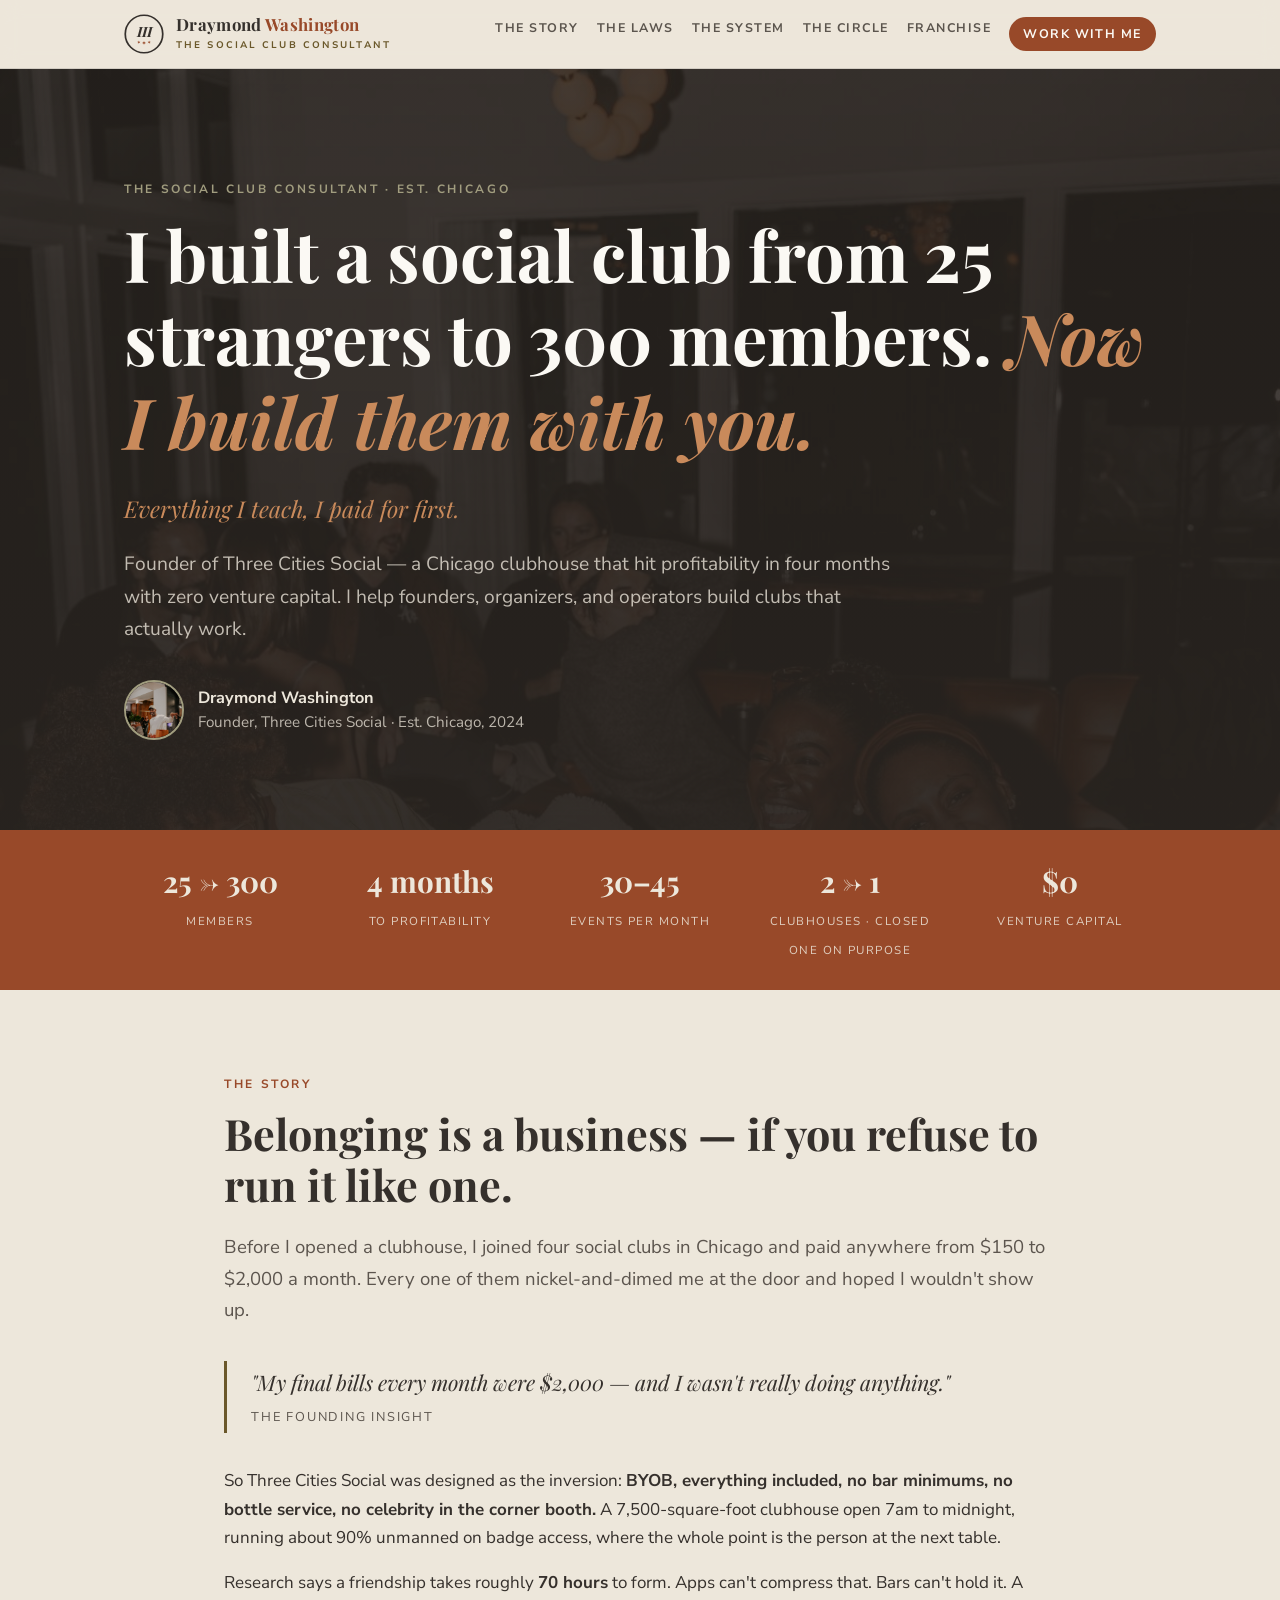
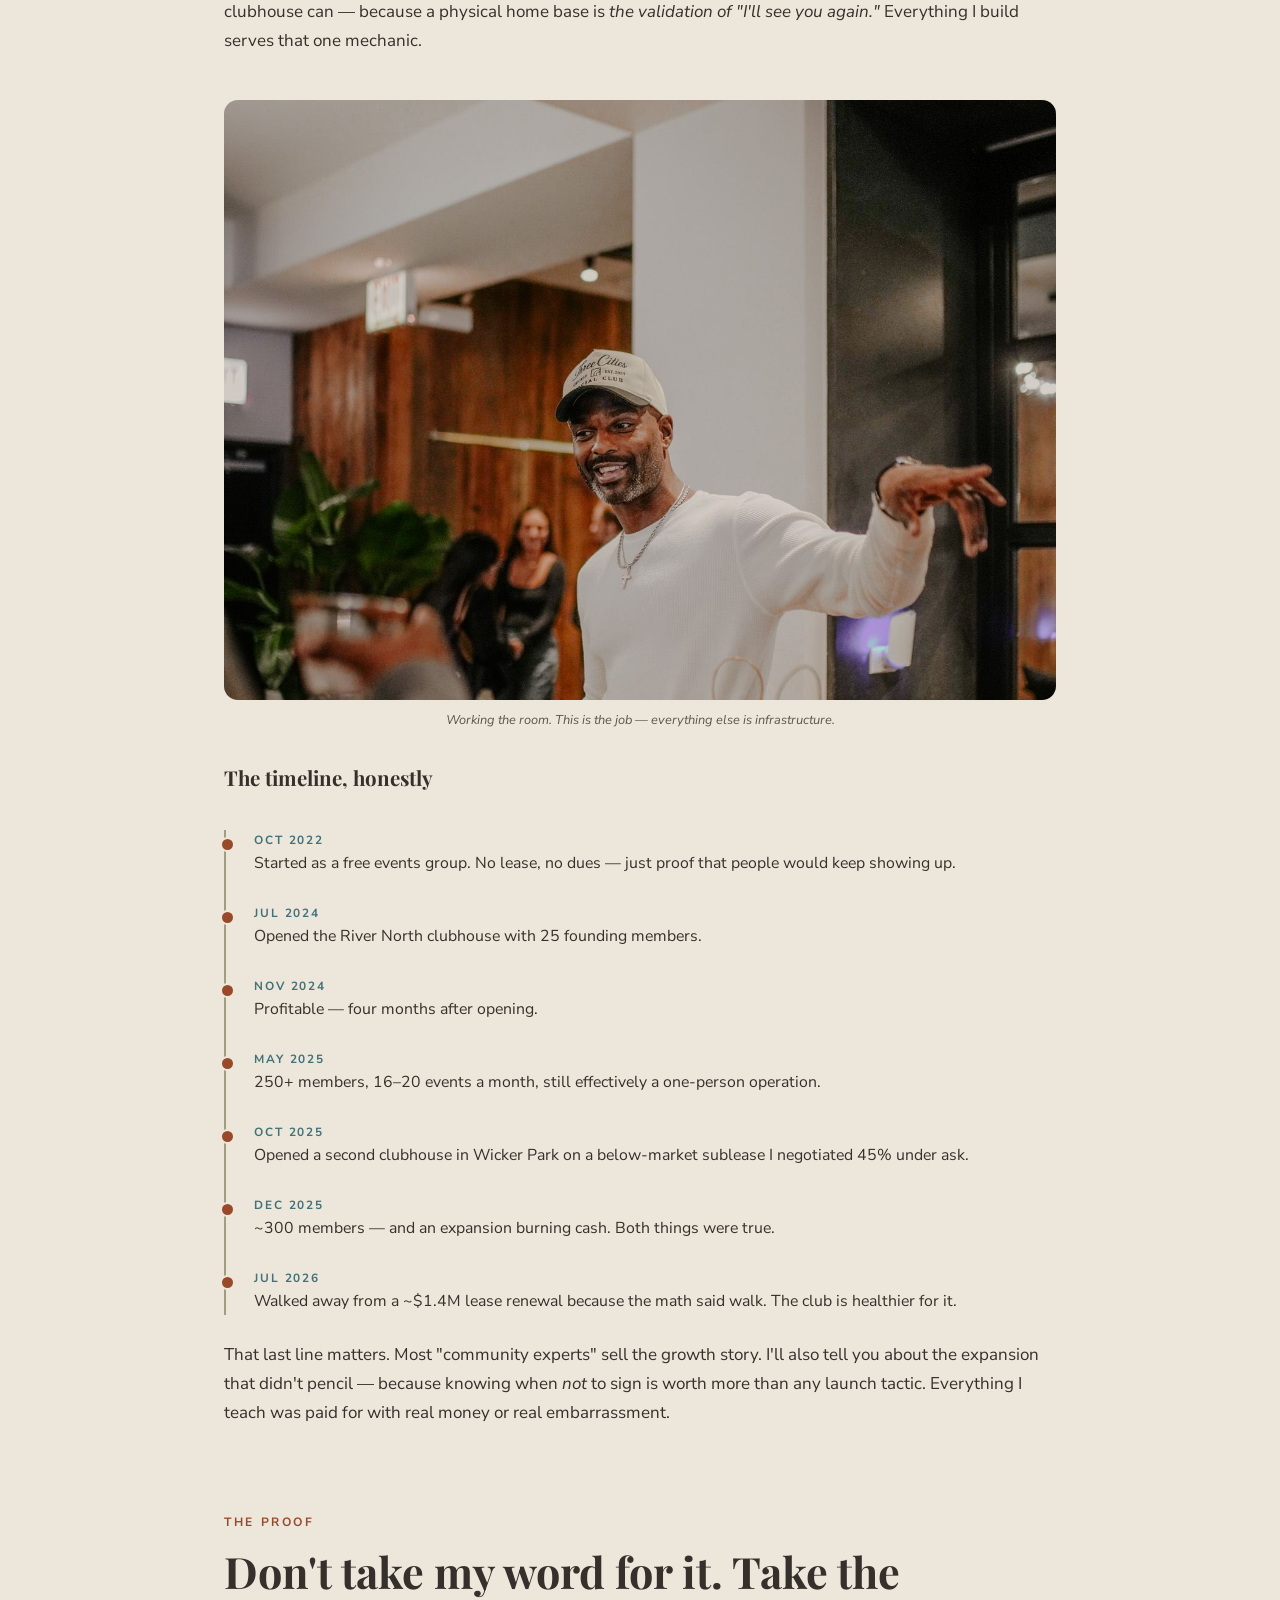
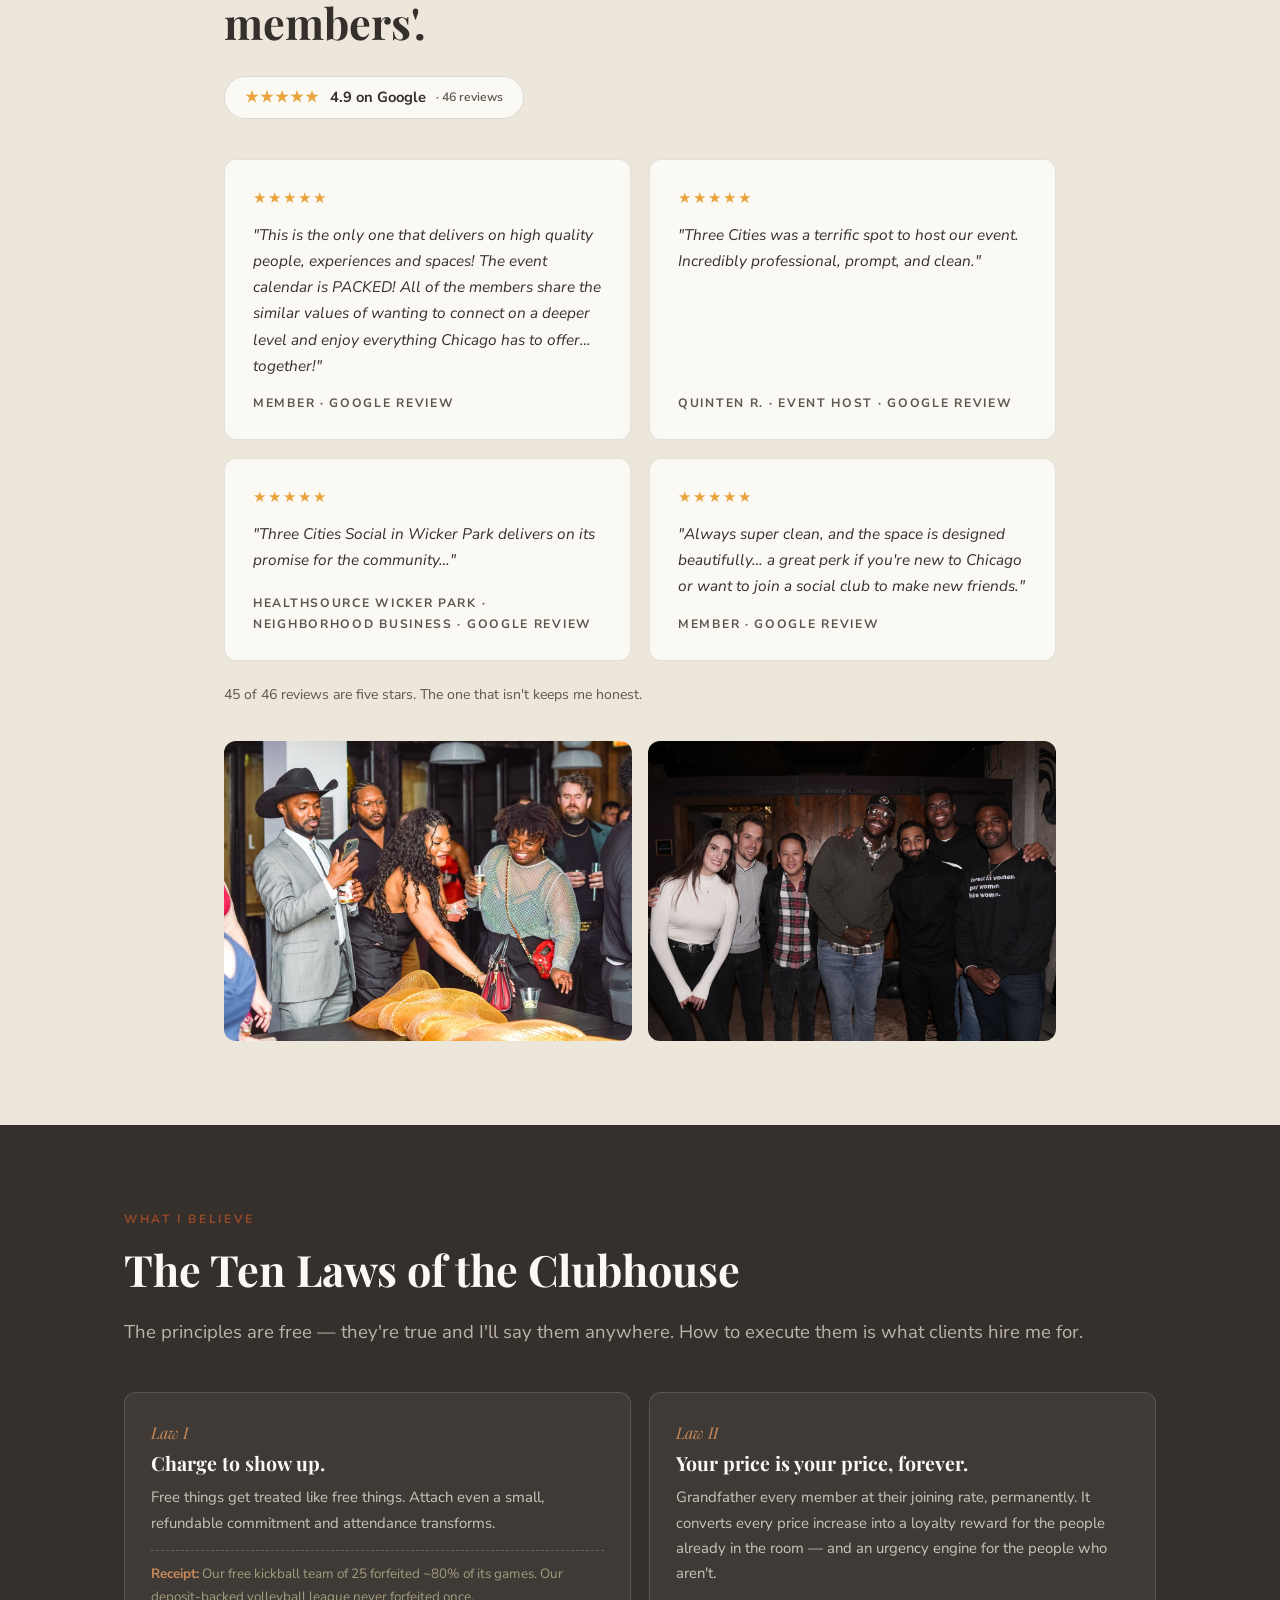
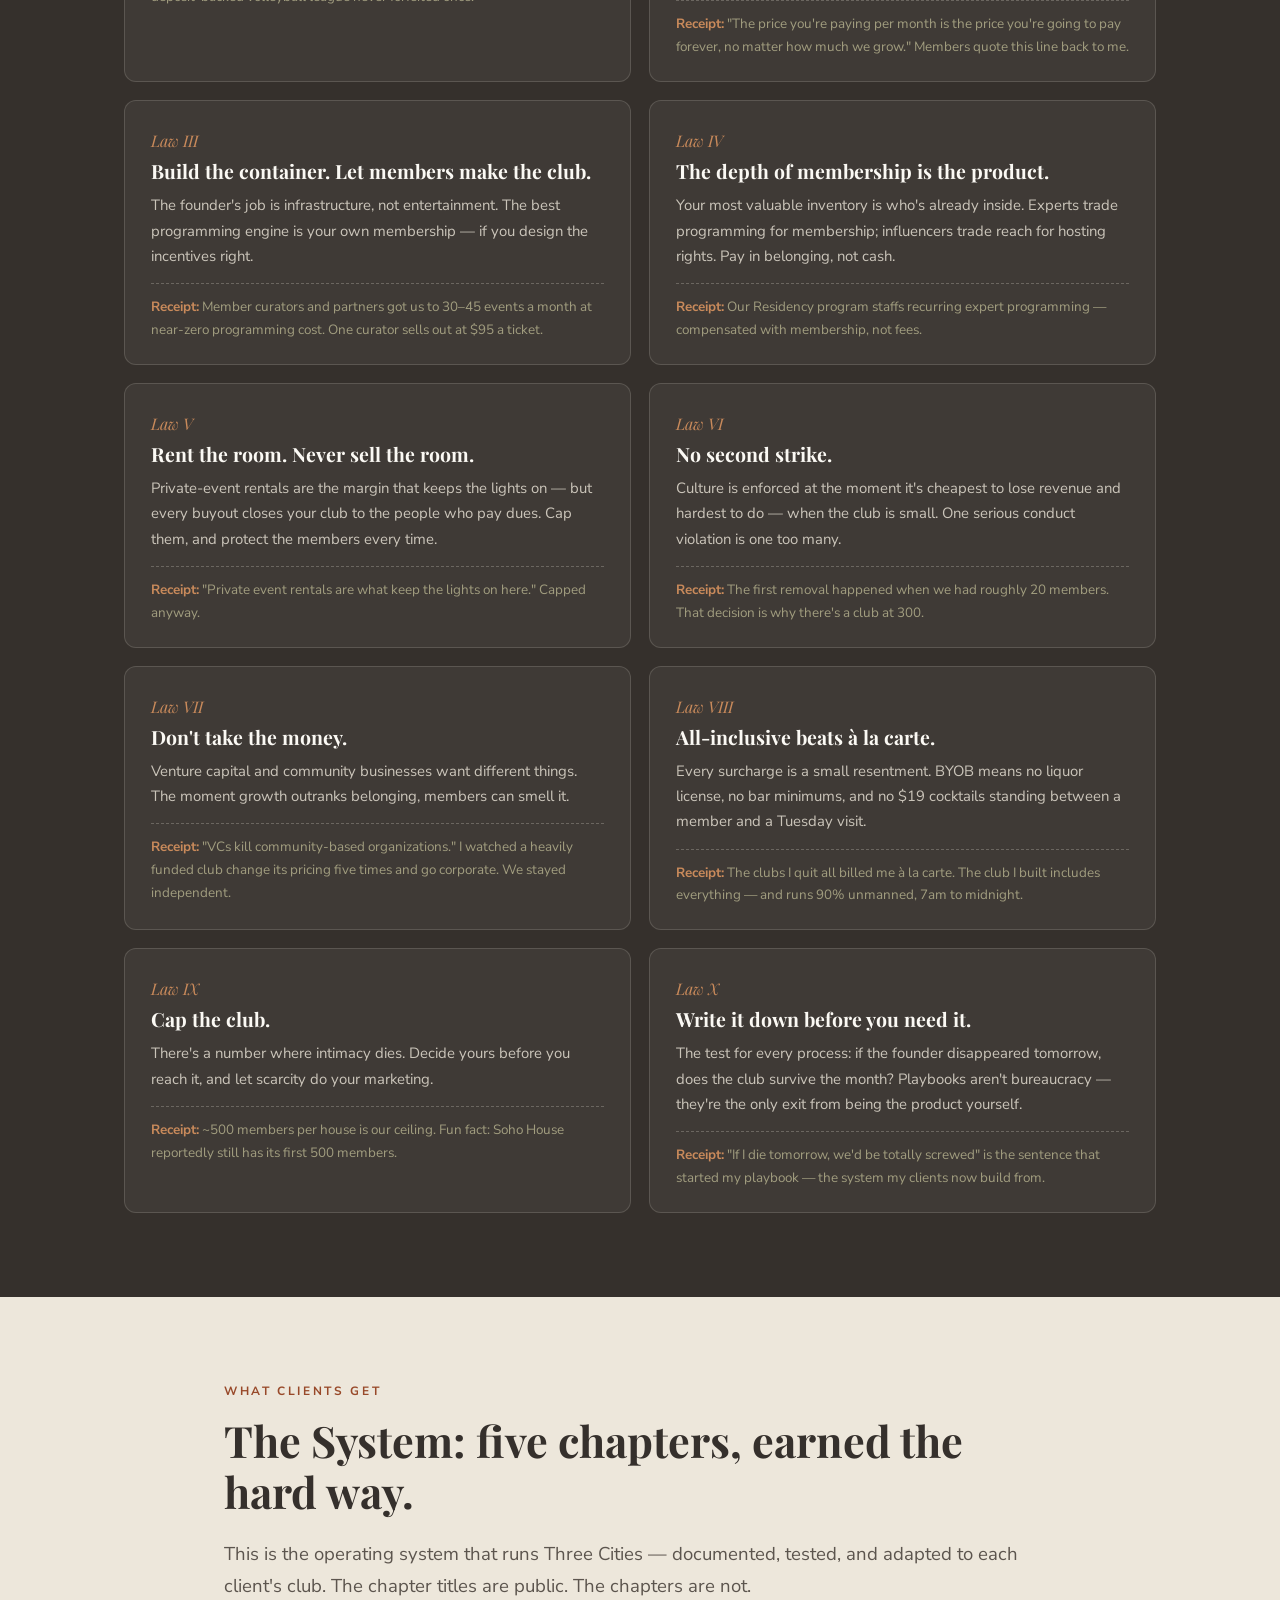
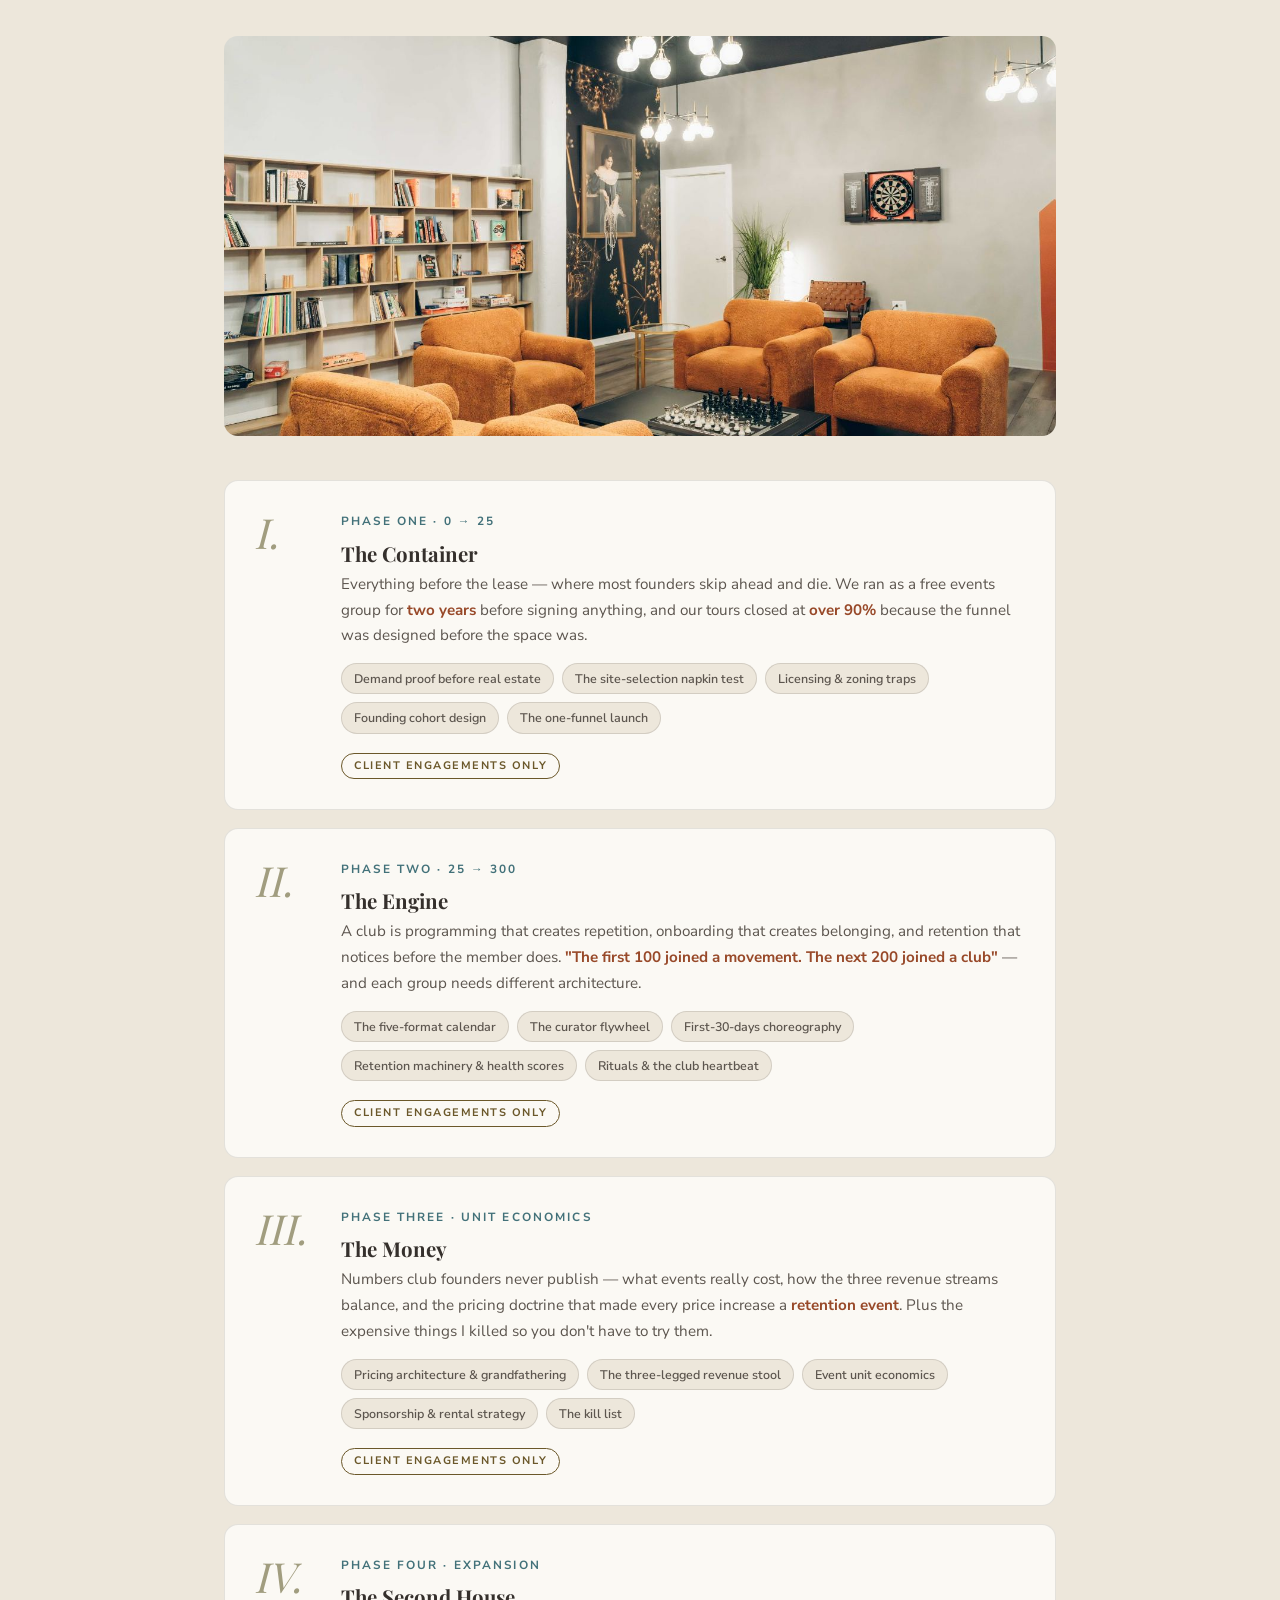
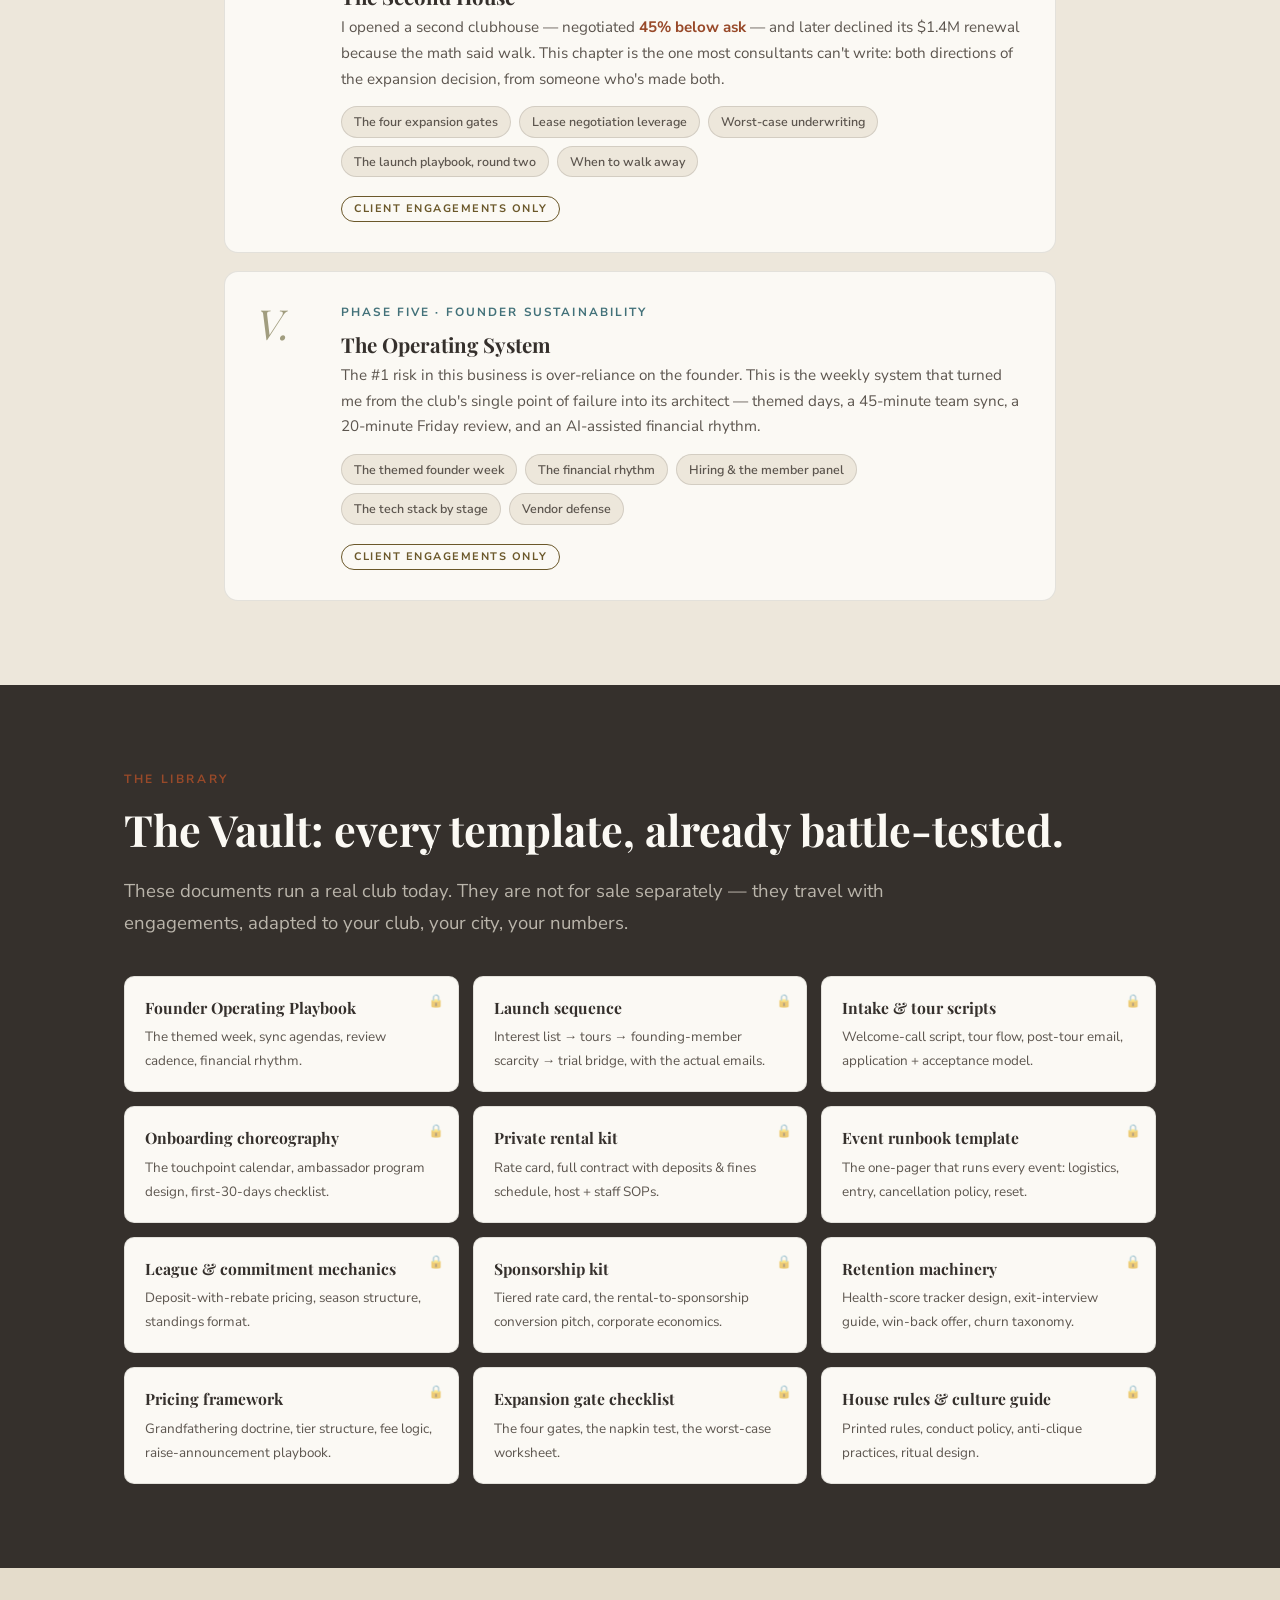
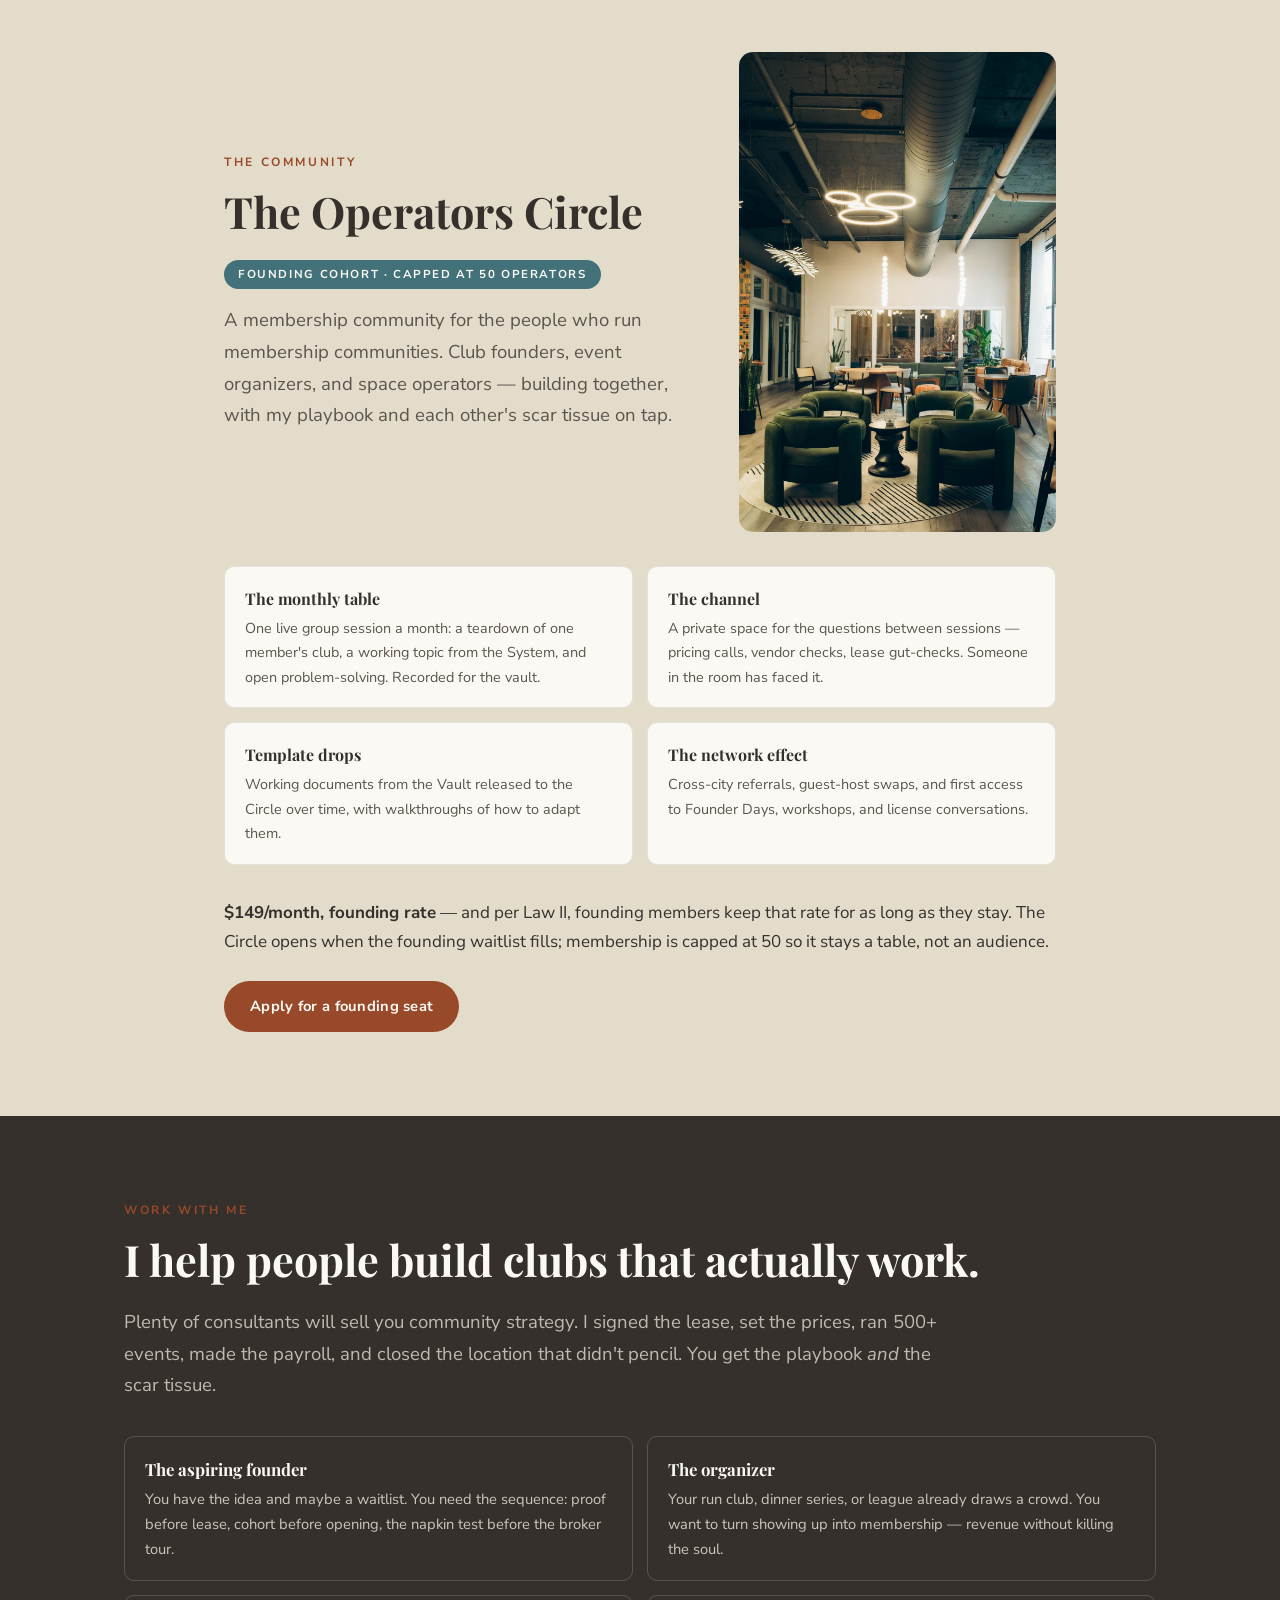
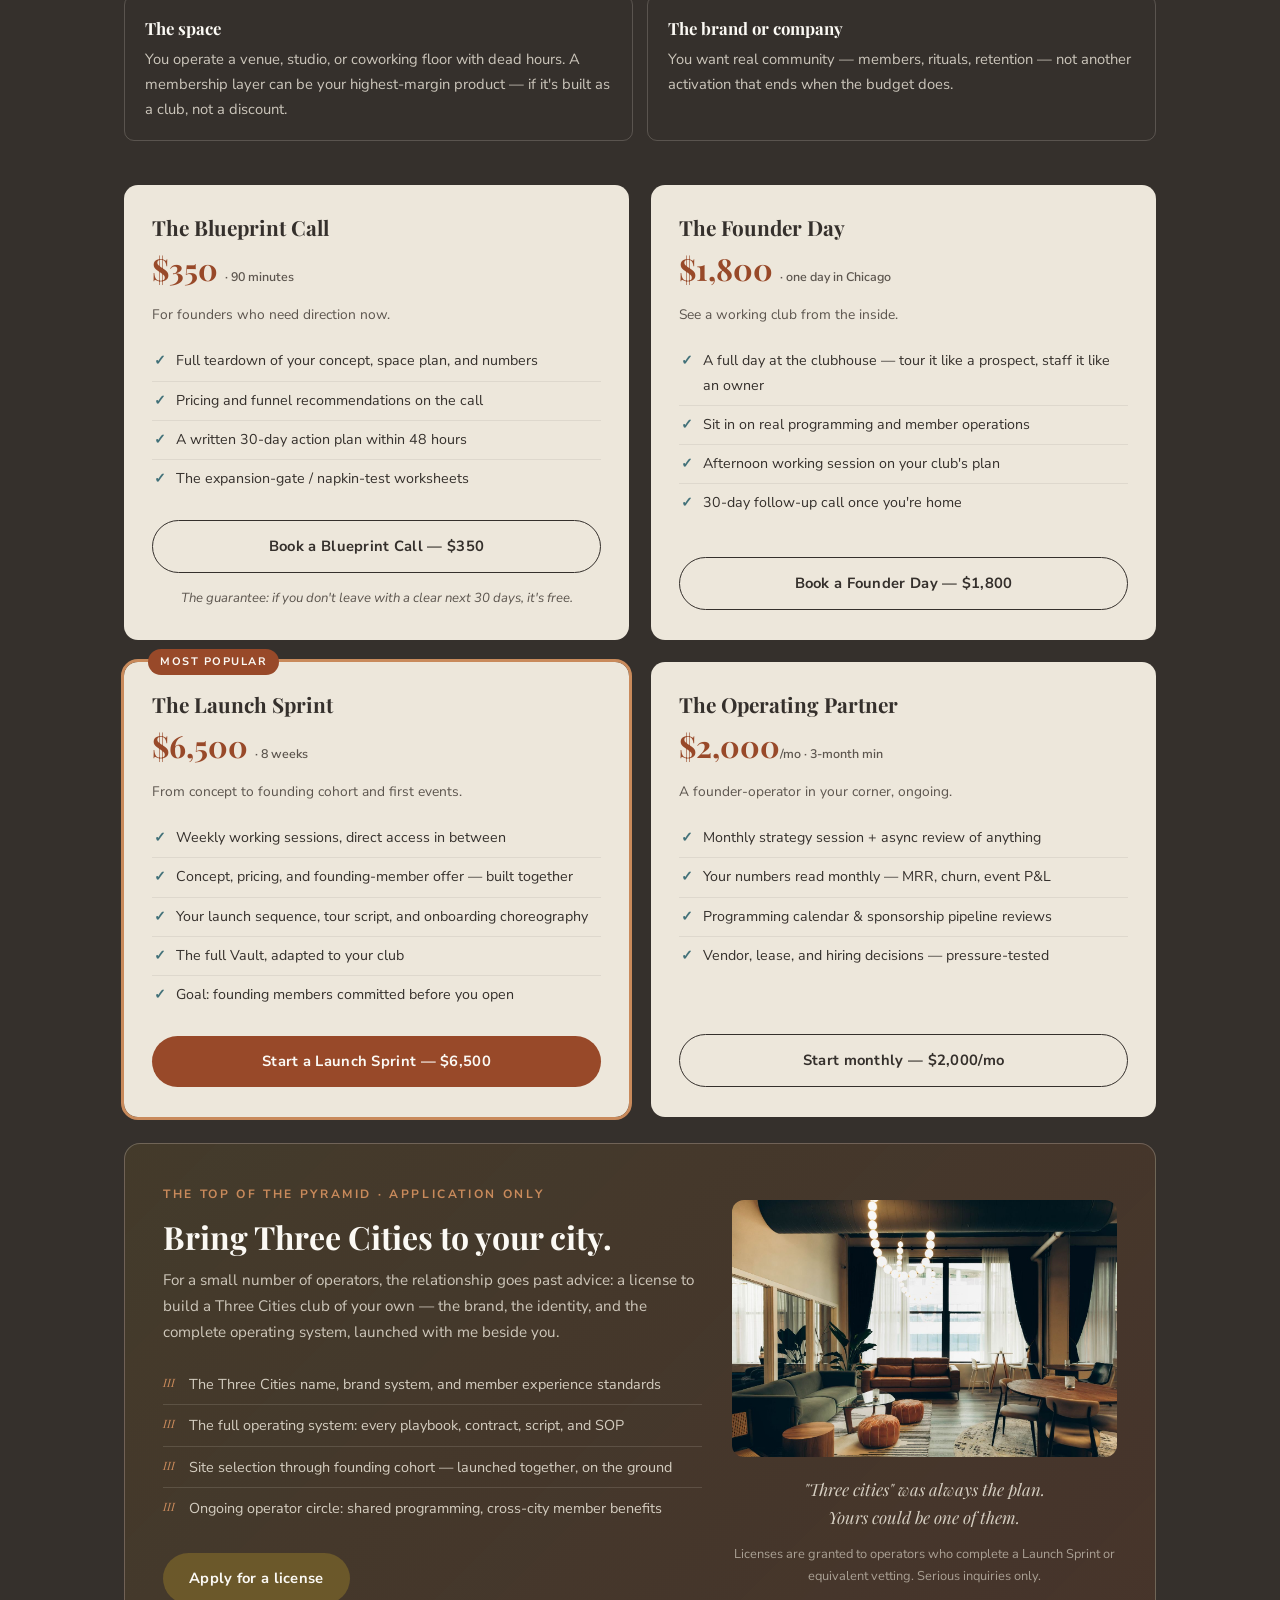
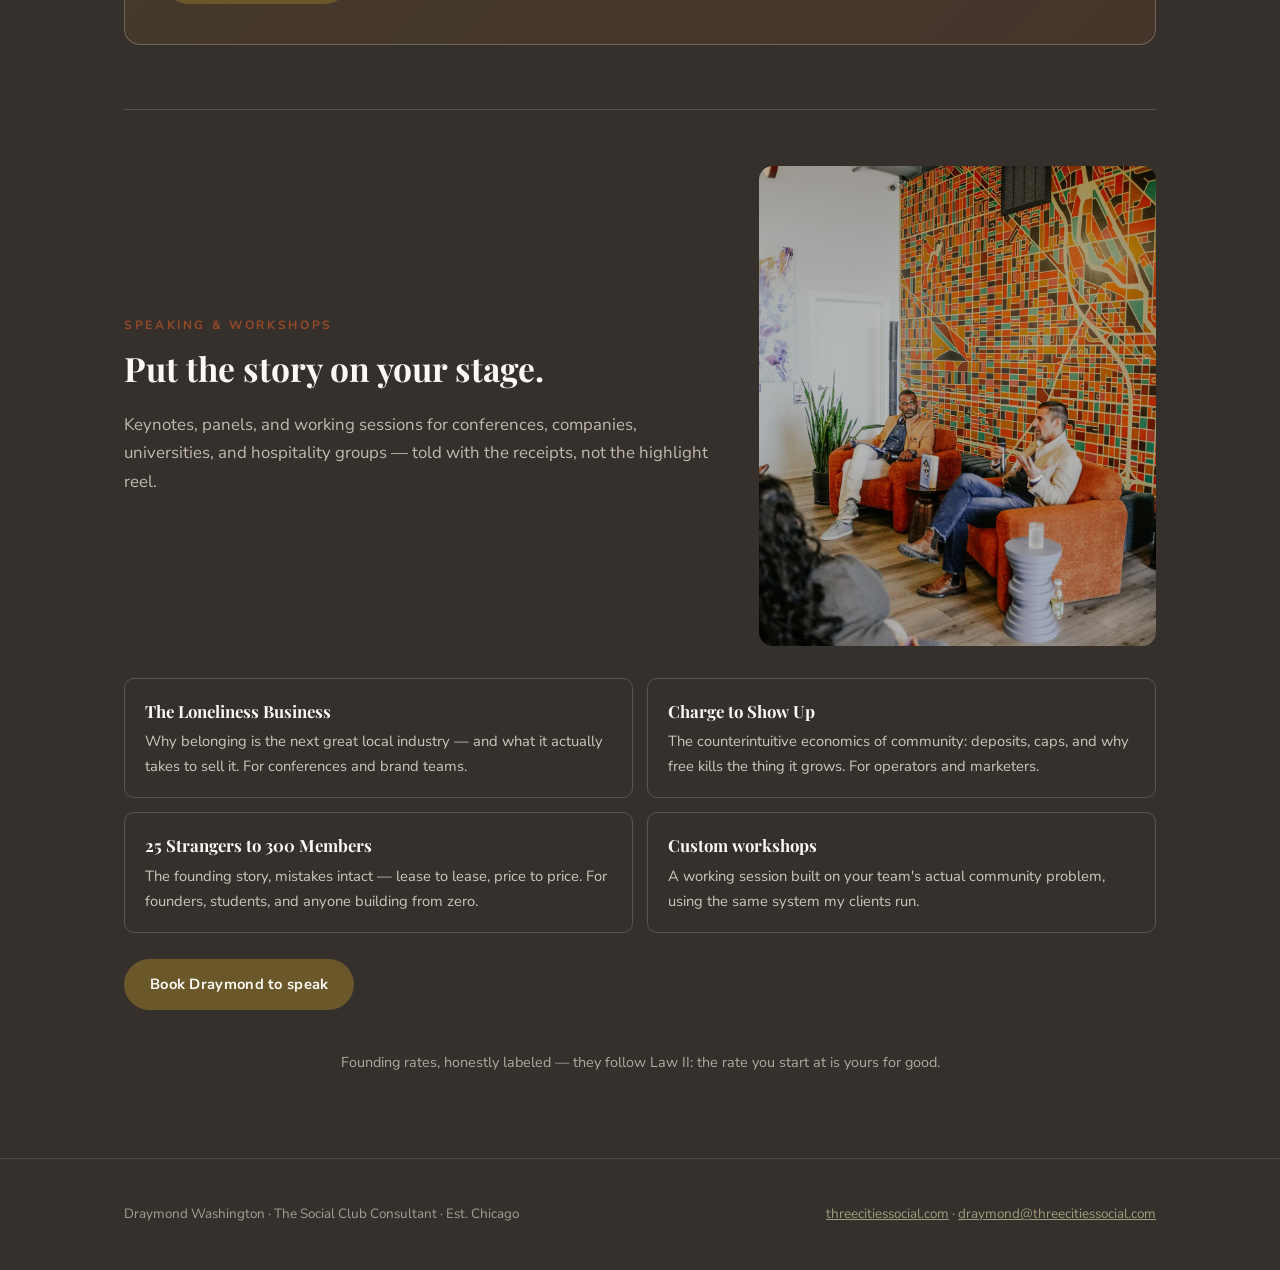
<file: index (50).html>
<!DOCTYPE html>
<html lang="en">
<head>
<meta charset="UTF-8">
<meta name="viewport" content="width=device-width, initial-scale=1.0">
<title>Draymond Washington — The Social Club Consultant</title>
<meta name="description" content="I built Three Cities Social from 25 strangers to 300 members — profitable in 4 months, no venture capital. I help founders, organizers, and operators build clubs that work. Advisory, launch sprints, and franchise licensing.">
<link rel="canonical" href="https://thesocialclubconsultant.com/">
<link rel="icon" href="data:image/svg+xml,%3Csvg xmlns='http://www.w3.org/2000/svg' viewBox='0 0 64 64'%3E%3Ccircle cx='32' cy='32' r='30' fill='%2335302C'/%3E%3Ccircle cx='32' cy='32' r='26' fill='none' stroke='%23A19D7F' stroke-width='2'/%3E%3Ctext x='32' y='36' text-anchor='middle' font-family='Georgia,serif' font-style='italic' font-weight='bold' font-size='20' fill='%23EDE7DB'%3EIII%3C/text%3E%3Ccircle cx='22' cy='46' r='2.5' fill='%23C98A5B'/%3E%3Ccircle cx='32' cy='47.5' r='3' fill='%23C98A5B'/%3E%3Ccircle cx='42' cy='46' r='2.5' fill='%23C98A5B'/%3E%3C/svg%3E">
<meta property="og:type" content="website">
<meta property="og:url" content="https://thesocialclubconsultant.com/">
<meta property="og:site_name" content="The Social Club Consultant">
<meta property="og:title" content="Draymond Washington — The Social Club Consultant">
<meta property="og:description" content="25 strangers to 300 members, profitable in 4 months, $0 VC. Everything I teach, I paid for first.">
<meta property="og:image" content="https://thesocialclubconsultant.com/fireside.jpg">
<meta name="twitter:card" content="summary_large_image">
<meta name="twitter:title" content="Draymond Washington — The Social Club Consultant">
<meta name="twitter:description" content="25 strangers to 300 members, profitable in 4 months, $0 VC. Everything I teach, I paid for first.">
<meta name="twitter:image" content="https://thesocialclubconsultant.com/fireside.jpg">
<link rel="preconnect" href="https://fonts.googleapis.com">
<link rel="preconnect" href="https://fonts.gstatic.com" crossorigin>
<link href="https://fonts.googleapis.com/css2?family=Playfair+Display:ital,wght@0,400;0,600;0,700;1,400&family=Nunito+Sans:ital,wght@0,300;0,400;0,600;0,700;1,400&display=swap" rel="stylesheet">
<style>
  :root {
    --paper: #EDE7DB;
    --paper-deep: #E4DCCB;
    --ink: #35302C;
    --ink-soft: #5C554E;
    --ocean: #427179;
    --gold: #6B582A;
    --autumn: #984929;
    --clay: #A19D7F;
    --white: #FBF9F4;
    --serif: 'Playfair Display', Georgia, 'Times New Roman', serif;
    --sans: 'Nunito Sans', 'Avenir Next', 'Segoe UI', sans-serif;
  }
  * { margin: 0; padding: 0; box-sizing: border-box; }
  html { scroll-behavior: smooth; scroll-padding-top: 76px; }
  body {
    font-family: var(--sans);
    background: var(--paper);
    color: var(--ink);
    line-height: 1.7;
    font-size: 17px;
  }
  ::selection { background: var(--ocean); color: var(--white); }

  /* ---------- Nav ---------- */
  nav {
    position: sticky; top: 0; z-index: 50;
    background: rgba(237,231,219,.92);
    backdrop-filter: blur(10px);
    border-bottom: 1px solid rgba(53,48,44,.14);
  }
  .nav-inner {
    max-width: 1080px; margin: 0 auto; padding: 14px 24px;
    display: flex; align-items: center; justify-content: space-between; gap: 16px;
  }
  .nav-mark {
    white-space: nowrap;
    display: flex; align-items: center; gap: 12px; text-decoration: none; color: var(--ink);
  }
  .nav-mark svg { flex: none; display: block; }
  .nav-mark .nm-name { font-family: var(--serif); font-weight: 700; font-size: 1.05rem; line-height: 1.15; letter-spacing: .02em; }
  .nav-mark .nm-name span { color: var(--autumn); }
  .nav-mark .nm-sub { font-family: var(--sans); font-weight: 700; font-size: .6rem; letter-spacing: .22em; color: var(--gold); text-transform: uppercase; margin-top: 2px; }
  .nav-links { display: flex; gap: 18px; flex-wrap: wrap; justify-content: flex-end; }
  .nav-links a {
    color: var(--ink-soft); text-decoration: none; font-size: .78rem;
    text-transform: uppercase; letter-spacing: .12em; font-weight: 700;
  }
  .nav-links a:hover { color: var(--autumn); }
  .nav-links a.cta { color: var(--white); background: var(--autumn); padding: 6px 14px; border-radius: 999px; }
  .nav-links a.cta:hover { background: var(--gold); color: var(--white); }
  @media (max-width: 900px) { .nav-links a:not(.cta) { display: none; } }

  /* ---------- Shared ---------- */
  .wrap { max-width: 880px; margin: 0 auto; padding: 0 24px; }
  .wrap-wide { max-width: 1080px; margin: 0 auto; padding: 0 24px; }
  section { padding: 84px 0; }
  .kicker {
    font-size: .75rem; text-transform: uppercase; letter-spacing: .22em;
    font-weight: 700; color: var(--autumn); margin-bottom: 14px;
  }
  h1, h2, h3 { font-family: var(--serif); line-height: 1.18; }
  h2 { font-size: clamp(1.9rem, 4.4vw, 2.7rem); font-weight: 700; margin-bottom: 22px; }
  h3 { font-size: 1.28rem; font-weight: 700; margin: 34px 0 10px; }
  p + p { margin-top: 16px; }
  .lede { font-size: 1.16rem; color: var(--ink-soft); }
  em { font-style: italic; }
  .divider {
    max-width: 880px; margin: 0 auto; padding: 0 24px;
    display: flex; align-items: center; gap: 14px; color: var(--clay);
  }
  .divider::before, .divider::after { content: ""; flex: 1; border-top: 1px solid rgba(53,48,44,.16); }
  .divider svg { flex: none; }

  .pull {
    border-left: 3px solid var(--gold);
    padding: 6px 0 6px 24px; margin: 34px 0;
    font-family: var(--serif); font-size: 1.34rem; font-style: italic; line-height: 1.45;
    color: var(--ink);
  }
  .pull cite { display: block; font-family: var(--sans); font-style: normal; font-size: .8rem; text-transform: uppercase; letter-spacing: .14em; color: var(--ink-soft); margin-top: 10px; }

  /* ---------- Hero ---------- */
  header.hero {
    background:
      linear-gradient(180deg, rgba(42,37,33,.82) 0%, rgba(42,37,33,.9) 70%, rgba(42,37,33,.96) 100%),
      url('trivia.jpg') center 28% / cover no-repeat;
    background-color: var(--ink);
    color: var(--paper);
    padding: 110px 0 0; overflow: hidden; position: relative;
  }
  .hero-inner { max-width: 1080px; margin: 0 auto; padding: 0 24px 90px; position: relative; }
  .hero .kicker { color: var(--clay); }
  .hero h1 {
    font-size: clamp(2.5rem, 6.4vw, 4.4rem); font-weight: 700; max-width: 15em;
    margin-bottom: 26px; color: var(--white);
  }
  .hero h1 .accent { color: #C98A5B; font-style: italic; }
  .hero .lede { color: rgba(237,231,219,.78); max-width: 40em; font-size: 1.2rem; }
  .hero-byline { margin-top: 34px; display: flex; align-items: center; gap: 14px; }
  .hero-byline .founder-avatar {
    width: 60px; height: 60px; border: 2px solid var(--clay); border-radius: 50%;
    object-fit: cover; object-position: center 20%; flex: none; display: block;
  }
  .hero-byline p { font-size: .95rem; color: rgba(237,231,219,.75); line-height: 1.45; }
  .hero-byline p strong { color: var(--paper); display: block; font-size: 1.02rem; }
  .statbar { background: var(--autumn); color: var(--paper); }
  .statbar-inner {
    max-width: 1080px; margin: 0 auto; padding: 26px 24px;
    display: grid; grid-template-columns: repeat(5, 1fr); gap: 18px; text-align: center;
  }
  .statbar b { display: block; font-family: var(--serif); font-size: clamp(1.3rem, 2.6vw, 1.85rem); font-weight: 700; }
  .statbar small { font-size: .72rem; text-transform: uppercase; letter-spacing: .13em; opacity: .85; }
  @media (max-width: 760px) { .statbar-inner { grid-template-columns: repeat(2, 1fr); } .statbar-inner div:last-child { grid-column: span 2; } }

  /* ---------- Photos ---------- */
  .photoband img { width: 100%; height: 440px; object-fit: cover; object-position: center 46%; display: block; }
  @media (max-width: 700px) { .photoband img { height: 220px; } }
  .founder-figure { margin: 44px 0 8px; }
  .founder-figure img {
    width: 100%; max-height: 600px; object-fit: cover; object-position: center 28%;
    border-radius: 14px; display: block;
  }
  .founder-figure figcaption { font-size: .8rem; color: var(--ink-soft); margin-top: 10px; text-align: center; font-style: italic; }

  /* ---------- Timeline ---------- */
  .timeline { margin: 40px 0 8px; border-left: 2px solid var(--clay); padding-left: 28px; }
  .tl-item { position: relative; padding-bottom: 26px; }
  .tl-item:last-child { padding-bottom: 0; }
  .tl-item::before {
    content: ""; position: absolute; left: -34.5px; top: 7px;
    width: 11px; height: 11px; border-radius: 50%; background: var(--autumn);
    border: 2px solid var(--paper);
  }
  .tl-item .when { font-size: .74rem; text-transform: uppercase; letter-spacing: .16em; font-weight: 700; color: var(--ocean); }
  .tl-item .what { font-size: .99rem; }

  /* ---------- Testimonials ---------- */
  .gbadge {
    display: inline-flex; align-items: center; gap: 10px;
    background: var(--white); border: 1px solid rgba(53,48,44,.14); border-radius: 999px;
    padding: 8px 20px; font-size: .92rem; font-weight: 700; margin-top: 6px;
  }
  .gbadge .stars { color: #E8A33D; letter-spacing: 2px; }
  .gbadge small { font-weight: 600; color: var(--ink-soft); }
  .quotes { display: grid; grid-template-columns: repeat(2, 1fr); gap: 18px; margin-top: 40px; }
  @media (max-width: 760px) { .quotes { grid-template-columns: 1fr; } }
  .quote {
    background: var(--white); border: 1px solid rgba(53,48,44,.12); border-radius: 12px;
    padding: 26px 28px; display: flex; flex-direction: column;
  }
  .quote .stars { color: #E8A33D; letter-spacing: 2px; font-size: .95rem; margin-bottom: 10px; }
  .quote p { font-size: .96rem; font-style: italic; flex: 1; }
  .quote cite { display: block; margin-top: 14px; font-style: normal; font-size: .76rem; text-transform: uppercase; letter-spacing: .14em; color: var(--ink-soft); font-weight: 700; }
  .proof-photos { display: grid; grid-template-columns: 1fr 1fr; gap: 16px; margin-top: 34px; }
  .proof-photos img { width: 100%; height: 300px; object-fit: cover; border-radius: 12px; display: block; }
  @media (max-width: 700px) { .proof-photos { grid-template-columns: 1fr; } .proof-photos img { height: 220px; } }

  /* ---------- Circle ---------- */
  .circle-section { background: var(--paper-deep); }
  .circle-grid { display: grid; grid-template-columns: repeat(2, 1fr); gap: 14px; margin: 34px 0; }
  @media (max-width: 720px) { .circle-grid { grid-template-columns: 1fr; } }
  .circle-grid > div {
    background: var(--white); border: 1px solid rgba(53,48,44,.12); border-radius: 10px;
    padding: 18px 20px; font-size: .9rem; color: var(--ink-soft);
  }
  .circle-grid b { display: block; font-family: var(--serif); font-size: 1rem; color: var(--ink); margin-bottom: 4px; }
  .founding-chip {
    display: inline-block; background: var(--ocean); color: var(--white); border-radius: 999px;
    font-size: .72rem; font-weight: 700; text-transform: uppercase; letter-spacing: .14em; padding: 5px 14px; margin-bottom: 16px;
  }

  /* ---------- Laws ---------- */
  .laws-section { background: var(--ink); color: var(--paper); }
  .laws-section h2, .laws-section h3 { color: var(--white); }
  .laws-section .lede { color: rgba(237,231,219,.72); }
  .laws { display: grid; grid-template-columns: 1fr 1fr; gap: 18px; margin-top: 44px; }
  @media (max-width: 760px) { .laws { grid-template-columns: 1fr; } }
  .law {
    background: rgba(251,249,244,.05); border: 1px solid rgba(237,231,219,.16);
    border-radius: 12px; padding: 26px 26px 22px;
  }
  .law .num { font-family: var(--serif); font-style: italic; font-size: 1rem; color: #C98A5B; }
  .law h3 { margin: 6px 0 10px; font-size: 1.22rem; }
  .law p { font-size: .93rem; color: rgba(237,231,219,.8); }
  .law .receipt { margin-top: 14px; padding-top: 12px; border-top: 1px dashed rgba(237,231,219,.25); font-size: .84rem; color: var(--clay); }
  .law .receipt b { color: #C98A5B; font-weight: 700; }

  /* ---------- System (gated chapters) ---------- */
  .lock-chip {
    display: inline-flex; align-items: center; gap: 6px;
    font-size: .68rem; font-weight: 700; text-transform: uppercase; letter-spacing: .14em;
    color: var(--gold); border: 1px solid var(--gold); border-radius: 999px; padding: 3px 12px;
  }
  .sys { display: grid; grid-template-columns: 1fr; gap: 18px; margin-top: 44px; }
  .sys-chapter {
    background: var(--white); border: 1px solid rgba(53,48,44,.12); border-radius: 14px;
    padding: 30px 32px; display: grid; grid-template-columns: 64px 1fr; gap: 20px;
  }
  @media (max-width: 640px) { .sys-chapter { grid-template-columns: 1fr; } }
  .sys-num { font-family: var(--serif); font-style: italic; font-size: 2.6rem; color: var(--clay); line-height: 1; }
  .sys-chapter h3 { margin: 0 0 6px; }
  .sys-chapter .range { font-size: .74rem; text-transform: uppercase; letter-spacing: .18em; font-weight: 700; color: var(--ocean); margin-bottom: 10px; }
  .sys-chapter p.tease { font-size: .95rem; color: var(--ink-soft); margin-bottom: 14px; }
  .sys-chapter p.tease b { color: var(--autumn); }
  .sys-inside { display: flex; flex-wrap: wrap; gap: 8px; margin-bottom: 16px; }
  .sys-inside span {
    font-size: .78rem; font-weight: 600; color: var(--ink-soft);
    background: var(--paper); border: 1px solid rgba(53,48,44,.14); border-radius: 999px; padding: 4px 12px;
  }

  /* ---------- Vault ---------- */
  .vault { display: grid; grid-template-columns: repeat(3, 1fr); gap: 14px; margin-top: 36px; }
  @media (max-width: 860px) { .vault { grid-template-columns: repeat(2, 1fr); } }
  @media (max-width: 560px) { .vault { grid-template-columns: 1fr; } }
  .vault-item {
    background: var(--white); border: 1px solid rgba(53,48,44,.12); border-radius: 10px;
    padding: 18px 20px; font-size: .88rem; position: relative;
  }
  .vault-item b { display: block; font-family: var(--serif); font-size: .98rem; margin-bottom: 4px; padding-right: 26px; color: var(--ink); }
  .vault-item span { color: var(--ink-soft); font-size: .84rem; }
  .vault-item::after {
    content: "🔒"; position: absolute; top: 14px; right: 14px; font-size: .8rem; opacity: .55;
  }

  /* ---------- Offer ---------- */
  .offer-section { background: var(--ink); color: var(--paper); }
  .offer-section h2 { color: var(--white); }
  .offer-section .lede { color: rgba(237,231,219,.75); }
  .icp { display: grid; grid-template-columns: repeat(2, 1fr); gap: 14px; margin: 34px 0 10px; }
  @media (max-width: 720px) { .icp { grid-template-columns: 1fr; } }
  .icp div { border: 1px solid rgba(237,231,219,.2); border-radius: 10px; padding: 18px 20px; font-size: .92rem; color: rgba(237,231,219,.82); }
  .icp b { display: block; font-family: var(--serif); font-size: 1.05rem; color: var(--white); margin-bottom: 4px; }
  .tiers { display: grid; grid-template-columns: repeat(2, 1fr); gap: 22px; margin-top: 44px; }
  @media (max-width: 860px) { .tiers { grid-template-columns: 1fr; } }
  .tier {
    background: var(--paper); color: var(--ink); border-radius: 14px; padding: 30px 28px;
    display: flex; flex-direction: column;
  }
  .tier.feature { outline: 3px solid #C98A5B; position: relative; }
  .tier.feature::before {
    content: "Most popular"; position: absolute; top: -13px; left: 24px;
    background: var(--autumn); color: var(--white); font-size: .68rem; font-weight: 700;
    text-transform: uppercase; letter-spacing: .14em; padding: 4px 12px; border-radius: 999px;
  }
  .tier h3 { margin: 0 0 4px; font-size: 1.3rem; }
  .tier .price { font-family: var(--serif); font-size: 1.9rem; font-weight: 700; color: var(--autumn); }
  .tier .price small { font-family: var(--sans); font-size: .78rem; font-weight: 600; color: var(--ink-soft); }
  .tier p.sub { font-size: .86rem; color: var(--ink-soft); margin: 8px 0 16px; }
  .tier ul { list-style: none; margin: 0 0 22px; flex: 1; }
  .tier ul li { font-size: .89rem; padding: 7px 0 7px 24px; position: relative; border-bottom: 1px solid rgba(53,48,44,.08); }
  .tier ul li:last-child { border-bottom: none; }
  .tier ul li::before { content: "✓"; position: absolute; left: 2px; color: var(--ocean); font-weight: 700; }
  .btn {
    display: inline-block; text-align: center; text-decoration: none; font-weight: 700;
    font-size: .92rem; padding: 13px 26px; border-radius: 999px; letter-spacing: .02em;
  }
  .btn-solid { background: var(--autumn); color: var(--white); }
  .btn-solid:hover { background: var(--gold); }
  .btn-line { border: 1.5px solid var(--ink); color: var(--ink); }
  .btn-line:hover { border-color: var(--autumn); color: var(--autumn); }
  .btn-gold { background: var(--gold); color: var(--white); }
  .btn-gold:hover { background: var(--autumn); }
  .offer-foot { margin-top: 40px; text-align: center; font-size: .9rem; color: rgba(237,231,219,.66); }
  .offer-foot a { color: #C98A5B; }

  /* ---------- Franchise ---------- */
  .franchise {
    margin-top: 26px; border: 1px solid rgba(237,231,219,.25); border-radius: 16px;
    background: linear-gradient(135deg, rgba(107,88,42,.28), rgba(152,73,41,.18));
    padding: 40px 38px; display: grid; grid-template-columns: 1.4fr 1fr; gap: 30px; align-items: center;
  }
  @media (max-width: 820px) { .franchise { grid-template-columns: 1fr; } }
  .franchise .kicker { color: #C98A5B; }
  .franchise h3 { font-size: clamp(1.5rem, 3vw, 2rem); color: var(--white); margin: 0 0 12px; }
  .franchise p { font-size: .95rem; color: rgba(237,231,219,.82); }
  .franchise ul { list-style: none; margin: 0 0 24px; }
  .franchise ul li { font-size: .9rem; color: rgba(237,231,219,.85); padding: 8px 0 8px 26px; position: relative; border-bottom: 1px solid rgba(237,231,219,.14); }
  .franchise ul li:last-child { border-bottom: none; }
  .franchise ul li::before { content: "III"; position: absolute; left: 0; top: 9px; font-family: var(--serif); font-style: italic; font-size: .72rem; color: #C98A5B; }
  .franchise .side { text-align: center; }
  .franchise .side .seal-lg {
    width: 84px; height: 84px; border: 2px solid #C98A5B; border-radius: 50%;
    display: flex; align-items: center; justify-content: center; margin: 0 auto 18px;
    font-family: var(--serif); font-weight: 700; font-size: 1.7rem; color: var(--paper); letter-spacing: .04em;
  }
  .franchise .side p { font-size: .8rem; margin: 12px 0 0; color: rgba(237,231,219,.6); }

  /* ---------- Speaking ---------- */
  .speak-head { display: grid; grid-template-columns: 1.5fr 1fr; gap: 40px; align-items: center; }
  .speak-head img {
    width: 100%; height: 480px; object-fit: cover; object-position: center 42%;
    border-radius: 14px; display: block;
  }
  @media (max-width: 820px) {
    .speak-head { grid-template-columns: 1fr; gap: 26px; }
    .speak-head img { height: 360px; }
  }

  /* ---------- Footer ---------- */
  footer { background: var(--ink); color: rgba(237,231,219,.6); border-top: 1px solid rgba(237,231,219,.14); }
  .foot-inner { max-width: 1080px; margin: 0 auto; padding: 44px 24px; display: flex; justify-content: space-between; gap: 20px; flex-wrap: wrap; font-size: .84rem; }
  footer a { color: var(--clay); }
</style>
</head>
<body>

<nav>
  <div class="nav-inner">
    <a class="nav-mark" href="#top">
      <svg width="40" height="40" viewBox="0 0 512 512" xmlns="http://www.w3.org/2000/svg" aria-hidden="true">
        <circle cx="256" cy="256" r="240" fill="none" stroke="#35302C" stroke-width="22"/>
        <text x="256" y="296" text-anchor="middle" font-family="Playfair Display, Georgia, serif" font-style="italic" font-weight="700" font-size="180" fill="#35302C">III</text>
        <g fill="#984929">
          <polygon transform="translate(190,362) scale(1.5)" points="0,-15 2.75,-4.76 12.99,-7.5 5.5,0 12.99,7.5 2.75,4.76 0,15 -2.75,4.76 -12.99,7.5 -5.5,0 -12.99,-7.5 -2.75,-4.76"/>
          <polygon transform="translate(256,370) scale(1.75)" points="0,-15 2.75,-4.76 12.99,-7.5 5.5,0 12.99,7.5 2.75,4.76 0,15 -2.75,4.76 -12.99,7.5 -5.5,0 -12.99,-7.5 -2.75,-4.76"/>
          <polygon transform="translate(322,362) scale(1.5)" points="0,-15 2.75,-4.76 12.99,-7.5 5.5,0 12.99,7.5 2.75,4.76 0,15 -2.75,4.76 -12.99,7.5 -5.5,0 -12.99,-7.5 -2.75,-4.76"/>
        </g>
      </svg>
      <div>
        <div class="nm-name">Draymond <span>Washington</span></div>
        <div class="nm-sub">The Social Club Consultant</div>
      </div>
    </a>
    <div class="nav-links">
      <a href="#story">The Story</a>
      <a href="#laws">The Laws</a>
      <a href="#system">The System</a>
      <a href="#circle">The Circle</a>
      <a href="#franchise">Franchise</a>
      <a href="#work" class="cta">Work with me</a>
    </div>
  </div>
</nav>

<header class="hero">
  <div class="hero-inner">
    <div class="kicker">The Social Club Consultant · Est. Chicago</div>
    <h1>I built a social club from 25 strangers to 300 members. <span class="accent">Now I build them with you.</span></h1>
    <p style="font-family:var(--serif); font-style:italic; font-size:clamp(1.15rem, 2.4vw, 1.45rem); color:#C98A5B; margin-bottom:20px;">Everything I teach, I paid for first.</p>
    <p class="lede">Founder of Three Cities Social — a Chicago clubhouse that hit profitability in four months with zero venture capital. I help founders, organizers, and operators build clubs that actually work.</p>
    <div class="hero-byline">
      <img class="founder-avatar" src="draymond.jpg" alt="Draymond Washington">
      <p><strong>Draymond Washington</strong>Founder, Three Cities Social · Est. Chicago, 2024</p>
    </div>
  </div>
  <div class="statbar">
    <div class="statbar-inner">
      <div><b>25 → 300</b><small>members</small></div>
      <div><b>4 months</b><small>to profitability</small></div>
      <div><b>30–45</b><small>events per month</small></div>
      <div><b>2 → 1</b><small>clubhouses · closed one on purpose</small></div>
      <div><b>$0</b><small>venture capital</small></div>
    </div>
  </div>
</header>

<!-- ============ STORY ============ -->
<section id="story">
  <div class="wrap">
    <div class="kicker">The story</div>
    <h2>Belonging is a business — if you refuse to run it like one.</h2>
    <p class="lede">Before I opened a clubhouse, I joined four social clubs in Chicago and paid anywhere from $150 to $2,000 a month. Every one of them nickel-and-dimed me at the door and hoped I wouldn't show up.</p>
    <div class="pull">"My final bills every month were $2,000 — and I wasn't really doing anything."<cite>The founding insight</cite></div>
    <p>So Three Cities Social was designed as the inversion: <strong>BYOB, everything included, no bar minimums, no bottle service, no celebrity in the corner booth.</strong> A 7,500-square-foot clubhouse open 7am to midnight, running about 90% unmanned on badge access, where the whole point is the person at the next table.</p>
    <p>Research says a friendship takes roughly <strong>70 hours</strong> to form. Apps can't compress that. Bars can't hold it. A clubhouse can — because a physical home base is <em>the validation of "I'll see you again."</em> Everything I build serves that one mechanic.</p>

    <figure class="founder-figure">
      <img src="draymond.jpg" alt="Draymond Washington in a Three Cities cap greeting members at the clubhouse front desk">
      <figcaption>Working the room. This is the job — everything else is infrastructure.</figcaption>
    </figure>

    <h3>The timeline, honestly</h3>
    <div class="timeline">
      <div class="tl-item"><div class="when">Oct 2022</div><div class="what">Started as a free events group. No lease, no dues — just proof that people would keep showing up.</div></div>
      <div class="tl-item"><div class="when">Jul 2024</div><div class="what">Opened the River North clubhouse with 25 founding members.</div></div>
      <div class="tl-item"><div class="when">Nov 2024</div><div class="what">Profitable — four months after opening.</div></div>
      <div class="tl-item"><div class="when">May 2025</div><div class="what">250+ members, 16–20 events a month, still effectively a one-person operation.</div></div>
      <div class="tl-item"><div class="when">Oct 2025</div><div class="what">Opened a second clubhouse in Wicker Park on a below-market sublease I negotiated 45% under ask.</div></div>
      <div class="tl-item"><div class="when">Dec 2025</div><div class="what">~300 members — and an expansion burning cash. Both things were true.</div></div>
      <div class="tl-item"><div class="when">Jul 2026</div><div class="what">Walked away from a ~$1.4M lease renewal because the math said walk. The club is healthier for it.</div></div>
    </div>
    <p style="margin-top:26px">That last line matters. Most "community experts" sell the growth story. I'll also tell you about the expansion that didn't pencil — because knowing when <em>not</em> to sign is worth more than any launch tactic. Everything I teach was paid for with real money or real embarrassment.</p>
  </div>
</section>

<!-- ============ TESTIMONIALS ============ -->
<section id="proof" style="padding-top:0">
  <div class="wrap">
    <div class="kicker">The proof</div>
    <h2>Don't take my word for it. Take the members'.</h2>
    <div class="gbadge"><span class="stars">★★★★★</span> 4.9 on Google <small>· 46 reviews</small></div>
    <div class="quotes">
      <div class="quote"><div class="stars">★★★★★</div>
        <p>"This is the only one that delivers on high quality people, experiences and spaces! The event calendar is PACKED! All of the members share the similar values of wanting to connect on a deeper level and enjoy everything Chicago has to offer… together!"</p>
        <cite>Member · Google review</cite></div>
      <div class="quote"><div class="stars">★★★★★</div>
        <p>"Three Cities was a terrific spot to host our event. Incredibly professional, prompt, and clean."</p>
        <cite>Quinten R. · event host · Google review</cite></div>
      <div class="quote"><div class="stars">★★★★★</div>
        <p>"Three Cities Social in Wicker Park delivers on its promise for the community…"</p>
        <cite>HealthSource Wicker Park · neighborhood business · Google review</cite></div>
      <div class="quote"><div class="stars">★★★★★</div>
        <p>"Always super clean, and the space is designed beautifully… a great perk if you're new to Chicago or want to join a social club to make new friends."</p>
        <cite>Member · Google review</cite></div>
    </div>
    <p style="margin-top:22px; font-size:.88rem; color:var(--ink-soft)">45 of 46 reviews are five stars. The one that isn't keeps me honest.</p>
    <div class="proof-photos">
      <img src="party.jpg" alt="Members dressed up and laughing around the table at a Three Cities Social party">
      <img src="members.jpg" alt="A group of Three Cities Social members arm in arm at the clubhouse">
    </div>
  </div>
</section>

<!-- ============ LAWS ============ -->
<section id="laws" class="laws-section">
  <div class="wrap-wide">
    <div class="kicker">What I believe</div>
    <h2>The Ten Laws of the Clubhouse</h2>
    <p class="lede">The principles are free — they're true and I'll say them anywhere. How to execute them is what clients hire me for.</p>
    <div class="laws">
      <div class="law"><div class="num">Law I</div><h3>Charge to show up.</h3>
        <p>Free things get treated like free things. Attach even a small, refundable commitment and attendance transforms.</p>
        <div class="receipt"><b>Receipt:</b> Our free kickball team of 25 forfeited ~80% of its games. Our deposit-backed volleyball league never forfeited once.</div></div>
      <div class="law"><div class="num">Law II</div><h3>Your price is your price, forever.</h3>
        <p>Grandfather every member at their joining rate, permanently. It converts every price increase into a loyalty reward for the people already in the room — and an urgency engine for the people who aren't.</p>
        <div class="receipt"><b>Receipt:</b> "The price you're paying per month is the price you're going to pay forever, no matter how much we grow." Members quote this line back to me.</div></div>
      <div class="law"><div class="num">Law III</div><h3>Build the container. Let members make the club.</h3>
        <p>The founder's job is infrastructure, not entertainment. The best programming engine is your own membership — if you design the incentives right.</p>
        <div class="receipt"><b>Receipt:</b> Member curators and partners got us to 30–45 events a month at near-zero programming cost. One curator sells out at $95 a ticket.</div></div>
      <div class="law"><div class="num">Law IV</div><h3>The depth of membership is the product.</h3>
        <p>Your most valuable inventory is who's already inside. Experts trade programming for membership; influencers trade reach for hosting rights. Pay in belonging, not cash.</p>
        <div class="receipt"><b>Receipt:</b> Our Residency program staffs recurring expert programming — compensated with membership, not fees.</div></div>
      <div class="law"><div class="num">Law V</div><h3>Rent the room. Never sell the room.</h3>
        <p>Private-event rentals are the margin that keeps the lights on — but every buyout closes your club to the people who pay dues. Cap them, and protect the members every time.</p>
        <div class="receipt"><b>Receipt:</b> "Private event rentals are what keep the lights on here." Capped anyway.</div></div>
      <div class="law"><div class="num">Law VI</div><h3>No second strike.</h3>
        <p>Culture is enforced at the moment it's cheapest to lose revenue and hardest to do — when the club is small. One serious conduct violation is one too many.</p>
        <div class="receipt"><b>Receipt:</b> The first removal happened when we had roughly 20 members. That decision is why there's a club at 300.</div></div>
      <div class="law"><div class="num">Law VII</div><h3>Don't take the money.</h3>
        <p>Venture capital and community businesses want different things. The moment growth outranks belonging, members can smell it.</p>
        <div class="receipt"><b>Receipt:</b> "VCs kill community-based organizations." I watched a heavily funded club change its pricing five times and go corporate. We stayed independent.</div></div>
      <div class="law"><div class="num">Law VIII</div><h3>All-inclusive beats à la carte.</h3>
        <p>Every surcharge is a small resentment. BYOB means no liquor license, no bar minimums, and no $19 cocktails standing between a member and a Tuesday visit.</p>
        <div class="receipt"><b>Receipt:</b> The clubs I quit all billed me à la carte. The club I built includes everything — and runs 90% unmanned, 7am to midnight.</div></div>
      <div class="law"><div class="num">Law IX</div><h3>Cap the club.</h3>
        <p>There's a number where intimacy dies. Decide yours before you reach it, and let scarcity do your marketing.</p>
        <div class="receipt"><b>Receipt:</b> ~500 members per house is our ceiling. Fun fact: Soho House reportedly still has its first 500 members.</div></div>
      <div class="law"><div class="num">Law X</div><h3>Write it down before you need it.</h3>
        <p>The test for every process: if the founder disappeared tomorrow, does the club survive the month? Playbooks aren't bureaucracy — they're the only exit from being the product yourself.</p>
        <div class="receipt"><b>Receipt:</b> "If I die tomorrow, we'd be totally screwed" is the sentence that started my playbook — the system my clients now build from.</div></div>
    </div>
  </div>
</section>

<!-- ============ SYSTEM ============ -->
<section id="system">
  <div class="wrap">
    <div class="kicker">What clients get</div>
    <h2>The System: five chapters, earned the hard way.</h2>
    <p class="lede">This is the operating system that runs Three Cities — documented, tested, and adapted to each client's club. The chapter titles are public. The chapters are not.</p>
    <img src="library.jpg" alt="The Three Cities Social library and games room — bookshelves, orange armchairs, a chess set mid-game" style="width:100%; height:400px; object-fit:cover; object-position:center 62%; border-radius:14px; display:block; margin-top:34px;">
    <div class="sys">
      <div class="sys-chapter">
        <div class="sys-num">I.</div>
        <div>
          <div class="range">Phase one · 0 → 25</div>
          <h3>The Container</h3>
          <p class="tease">Everything before the lease — where most founders skip ahead and die. We ran as a free events group for <b>two years</b> before signing anything, and our tours closed at <b>over 90%</b> because the funnel was designed before the space was.</p>
          <div class="sys-inside">
            <span>Demand proof before real estate</span><span>The site-selection napkin test</span><span>Licensing &amp; zoning traps</span><span>Founding cohort design</span><span>The one-funnel launch</span>
          </div>
          <span class="lock-chip">Client engagements only</span>
        </div>
      </div>
      <div class="sys-chapter">
        <div class="sys-num">II.</div>
        <div>
          <div class="range">Phase two · 25 → 300</div>
          <h3>The Engine</h3>
          <p class="tease">A club is programming that creates repetition, onboarding that creates belonging, and retention that notices before the member does. <b>"The first 100 joined a movement. The next 200 joined a club"</b> — and each group needs different architecture.</p>
          <div class="sys-inside">
            <span>The five-format calendar</span><span>The curator flywheel</span><span>First-30-days choreography</span><span>Retention machinery &amp; health scores</span><span>Rituals &amp; the club heartbeat</span>
          </div>
          <span class="lock-chip">Client engagements only</span>
        </div>
      </div>
      <div class="sys-chapter">
        <div class="sys-num">III.</div>
        <div>
          <div class="range">Phase three · Unit economics</div>
          <h3>The Money</h3>
          <p class="tease">Numbers club founders never publish — what events really cost, how the three revenue streams balance, and the pricing doctrine that made every price increase a <b>retention event</b>. Plus the expensive things I killed so you don't have to try them.</p>
          <div class="sys-inside">
            <span>Pricing architecture &amp; grandfathering</span><span>The three-legged revenue stool</span><span>Event unit economics</span><span>Sponsorship &amp; rental strategy</span><span>The kill list</span>
          </div>
          <span class="lock-chip">Client engagements only</span>
        </div>
      </div>
      <div class="sys-chapter">
        <div class="sys-num">IV.</div>
        <div>
          <div class="range">Phase four · Expansion</div>
          <h3>The Second House</h3>
          <p class="tease">I opened a second clubhouse — negotiated <b>45% below ask</b> — and later declined its $1.4M renewal because the math said walk. This chapter is the one most consultants can't write: both directions of the expansion decision, from someone who's made both.</p>
          <div class="sys-inside">
            <span>The four expansion gates</span><span>Lease negotiation leverage</span><span>Worst-case underwriting</span><span>The launch playbook, round two</span><span>When to walk away</span>
          </div>
          <span class="lock-chip">Client engagements only</span>
        </div>
      </div>
      <div class="sys-chapter">
        <div class="sys-num">V.</div>
        <div>
          <div class="range">Phase five · Founder sustainability</div>
          <h3>The Operating System</h3>
          <p class="tease">The #1 risk in this business is over-reliance on the founder. This is the weekly system that turned me from the club's single point of failure into its architect — themed days, a 45-minute team sync, a 20-minute Friday review, and an AI-assisted financial rhythm.</p>
          <div class="sys-inside">
            <span>The themed founder week</span><span>The financial rhythm</span><span>Hiring &amp; the member panel</span><span>The tech stack by stage</span><span>Vendor defense</span>
          </div>
          <span class="lock-chip">Client engagements only</span>
        </div>
      </div>
    </div>
  </div>
</section>

<!-- ============ VAULT ============ -->
<section id="vault" class="laws-section" style="padding-top:84px">
  <div class="wrap-wide">
    <div class="kicker">The library</div>
    <h2>The Vault: every template, already battle-tested.</h2>
    <p class="lede" style="max-width:44em">These documents run a real club today. They are not for sale separately — they travel with engagements, adapted to your club, your city, your numbers.</p>
    <div class="vault">
      <div class="vault-item"><b>Founder Operating Playbook</b><span>The themed week, sync agendas, review cadence, financial rhythm.</span></div>
      <div class="vault-item"><b>Launch sequence</b><span>Interest list → tours → founding-member scarcity → trial bridge, with the actual emails.</span></div>
      <div class="vault-item"><b>Intake &amp; tour scripts</b><span>Welcome-call script, tour flow, post-tour email, application + acceptance model.</span></div>
      <div class="vault-item"><b>Onboarding choreography</b><span>The touchpoint calendar, ambassador program design, first-30-days checklist.</span></div>
      <div class="vault-item"><b>Private rental kit</b><span>Rate card, full contract with deposits &amp; fines schedule, host + staff SOPs.</span></div>
      <div class="vault-item"><b>Event runbook template</b><span>The one-pager that runs every event: logistics, entry, cancellation policy, reset.</span></div>
      <div class="vault-item"><b>League &amp; commitment mechanics</b><span>Deposit-with-rebate pricing, season structure, standings format.</span></div>
      <div class="vault-item"><b>Sponsorship kit</b><span>Tiered rate card, the rental-to-sponsorship conversion pitch, corporate economics.</span></div>
      <div class="vault-item"><b>Retention machinery</b><span>Health-score tracker design, exit-interview guide, win-back offer, churn taxonomy.</span></div>
      <div class="vault-item"><b>Pricing framework</b><span>Grandfathering doctrine, tier structure, fee logic, raise-announcement playbook.</span></div>
      <div class="vault-item"><b>Expansion gate checklist</b><span>The four gates, the napkin test, the worst-case worksheet.</span></div>
      <div class="vault-item"><b>House rules &amp; culture guide</b><span>Printed rules, conduct policy, anti-clique practices, ritual design.</span></div>
    </div>
  </div>
</section>

<!-- ============ CIRCLE ============ -->
<section id="circle" class="circle-section">
  <div class="wrap">
    <div class="speak-head" style="align-items:center;">
      <div>
        <div class="kicker">The community</div>
        <h2>The Operators Circle</h2>
        <span class="founding-chip">Founding cohort · Capped at 50 operators</span>
        <p class="lede">A membership community for the people who run membership communities. Club founders, event organizers, and space operators — building together, with my playbook and each other's scar tissue on tap.</p>
      </div>
      <img src="clubroom.jpg" alt="The Three Cities Social clubhouse floor — green lounge chairs in a circle, ring chandeliers, coworking tables beyond">
    </div>
    <div class="circle-grid">
      <div><b>The monthly table</b>One live group session a month: a teardown of one member's club, a working topic from the System, and open problem-solving. Recorded for the vault.</div>
      <div><b>The channel</b>A private space for the questions between sessions — pricing calls, vendor checks, lease gut-checks. Someone in the room has faced it.</div>
      <div><b>Template drops</b>Working documents from the Vault released to the Circle over time, with walkthroughs of how to adapt them.</div>
      <div><b>The network effect</b>Cross-city referrals, guest-host swaps, and first access to Founder Days, workshops, and license conversations.</div>
    </div>
    <p><strong>$149/month, founding rate</strong> — and per Law II, founding members keep that rate for as long as they stay. The Circle opens when the founding waitlist fills; membership is capped at 50 so it stays a table, not an audience.</p>
    <p style="margin-top:24px"><a class="btn btn-solid" href="apply.html">Apply for a founding seat</a></p>
  </div>
</section>

<!-- ============ OFFER ============ -->
<section id="work" class="offer-section">
  <div class="wrap-wide">
    <div class="kicker">Work with me</div>
    <h2>I help people build clubs that actually work.</h2>
    <p class="lede" style="max-width:44em">Plenty of consultants will sell you community strategy. I signed the lease, set the prices, ran 500+ events, made the payroll, and closed the location that didn't pencil. You get the playbook <em>and</em> the scar tissue.</p>

    <div class="icp">
      <div><b>The aspiring founder</b>You have the idea and maybe a waitlist. You need the sequence: proof before lease, cohort before opening, the napkin test before the broker tour.</div>
      <div><b>The organizer</b>Your run club, dinner series, or league already draws a crowd. You want to turn showing up into membership — revenue without killing the soul.</div>
      <div><b>The space</b>You operate a venue, studio, or coworking floor with dead hours. A membership layer can be your highest-margin product — if it's built as a club, not a discount.</div>
      <div><b>The brand or company</b>You want real community — members, rituals, retention — not another activation that ends when the budget does.</div>
    </div>

    <div class="tiers">
      <div class="tier">
        <h3>The Blueprint Call</h3>
        <div class="price">$350 <small>· 90 minutes</small></div>
        <p class="sub">For founders who need direction now.</p>
        <ul>
          <li>Full teardown of your concept, space plan, and numbers</li>
          <li>Pricing and funnel recommendations on the call</li>
          <li>A written 30-day action plan within 48 hours</li>
          <li>The expansion-gate / napkin-test worksheets</li>
        </ul>
        <a class="btn btn-line" href="https://buy.stripe.com/8x200j6pWc1J3TffLW8Zq0M">Book a Blueprint Call — $350</a>
        <p style="margin-top:14px; font-size:.82rem; color:var(--ink-soft); font-style:italic; text-align:center;">The guarantee: if you don't leave with a clear next 30 days, it's free.</p>
      </div>
      <div class="tier">
        <h3>The Founder Day</h3>
        <div class="price">$1,800 <small>· one day in Chicago</small></div>
        <p class="sub">See a working club from the inside.</p>
        <ul>
          <li>A full day at the clubhouse — tour it like a prospect, staff it like an owner</li>
          <li>Sit in on real programming and member operations</li>
          <li>Afternoon working session on your club's plan</li>
          <li>30-day follow-up call once you're home</li>
        </ul>
        <a class="btn btn-line" href="https://buy.stripe.com/00wbJ13dK0j1ahDarC8Zq0N">Book a Founder Day — $1,800</a>
      </div>
      <div class="tier feature">
        <h3>The Launch Sprint</h3>
        <div class="price">$6,500 <small>· 8 weeks</small></div>
        <p class="sub">From concept to founding cohort and first events.</p>
        <ul>
          <li>Weekly working sessions, direct access in between</li>
          <li>Concept, pricing, and founding-member offer — built together</li>
          <li>Your launch sequence, tour script, and onboarding choreography</li>
          <li>The full Vault, adapted to your club</li>
          <li>Goal: founding members committed before you open</li>
        </ul>
        <a class="btn btn-solid" href="https://buy.stripe.com/8x24gz15C7Lt9dzdDO8Zq0O">Start a Launch Sprint — $6,500</a>
      </div>
      <div class="tier">
        <h3>The Operating Partner</h3>
        <div class="price">$2,000<small>/mo · 3-month min</small></div>
        <p class="sub">A founder-operator in your corner, ongoing.</p>
        <ul>
          <li>Monthly strategy session + async review of anything</li>
          <li>Your numbers read monthly — MRR, churn, event P&amp;L</li>
          <li>Programming calendar &amp; sponsorship pipeline reviews</li>
          <li>Vendor, lease, and hiring decisions — pressure-tested</li>
        </ul>
        <a class="btn btn-line" href="https://buy.stripe.com/00waEX01y4zh3Tf6bm8Zq0P">Start monthly — $2,000/mo</a>
      </div>
    </div>

    <!-- ============ FRANCHISE ============ -->
    <div class="franchise" id="franchise">
      <div>
        <div class="kicker">The top of the pyramid · Application only</div>
        <h3>Bring Three Cities to your city.</h3>
        <p style="margin-bottom:18px">For a small number of operators, the relationship goes past advice: a license to build a Three Cities club of your own — the brand, the identity, and the complete operating system, launched with me beside you.</p>
        <ul>
          <li>The Three Cities name, brand system, and member experience standards</li>
          <li>The full operating system: every playbook, contract, script, and SOP</li>
          <li>Site selection through founding cohort — launched together, on the ground</li>
          <li>Ongoing operator circle: shared programming, cross-city member benefits</li>
        </ul>
        <a class="btn btn-gold" href="mailto:draymond@threecitiessocial.com?subject=Three%20Cities%20License%20Application">Apply for a license</a>
      </div>
      <div class="side">
        <img src="clubhouse.jpg" alt="The Three Cities Social lounge at golden hour — velvet and leather sofas, pearl-string chandelier, floor-to-ceiling windows" style="width:100%; border-radius:12px; display:block; margin-bottom:18px;">
        <p style="font-family:var(--serif); font-style:italic; font-size:1.05rem; color:rgba(237,231,219,.85)">"Three cities" was always the plan.<br>Yours could be one of them.</p>
        <p>Licenses are granted to operators who complete a Launch Sprint or equivalent vetting. Serious inquiries only.</p>
      </div>
    </div>

    <!-- ============ SPEAKING ============ -->
    <div id="speaking" style="margin-top:64px; padding-top:56px; border-top:1px solid rgba(237,231,219,.18);">
      <div class="speak-head">
        <div>
          <div class="kicker">Speaking &amp; workshops</div>
          <h2 style="font-size:clamp(1.6rem,3.2vw,2.1rem);">Put the story on your stage.</h2>
          <p class="lede" style="font-size:1.05rem;">Keynotes, panels, and working sessions for conferences, companies, universities, and hospitality groups — told with the receipts, not the highlight reel.</p>
        </div>
        <img src="fireside.jpg" alt="A fireside author talk in front of the Chicago map mural at Three Cities Social">
      </div>
      <div class="icp" style="margin-top:32px;">
        <div><b>The Loneliness Business</b>Why belonging is the next great local industry — and what it actually takes to sell it. For conferences and brand teams.</div>
        <div><b>Charge to Show Up</b>The counterintuitive economics of community: deposits, caps, and why free kills the thing it grows. For operators and marketers.</div>
        <div><b>25 Strangers to 300 Members</b>The founding story, mistakes intact — lease to lease, price to price. For founders, students, and anyone building from zero.</div>
        <div><b>Custom workshops</b>A working session built on your team's actual community problem, using the same system my clients run.</div>
      </div>
      <p style="margin-top:26px;"><a class="btn btn-gold" href="mailto:draymond@threecitiessocial.com?subject=Speaking%20Inquiry">Book Draymond to speak</a></p>
    </div>

    <p class="offer-foot">Founding rates, honestly labeled — they follow Law II: the rate you start at is yours for good.</p>
  </div>
</section>

<footer>
  <div class="foot-inner">
    <div>Draymond Washington · The Social Club Consultant · Est. Chicago</div>
    <div><a href="https://threecitiessocial.com">threecitiessocial.com</a> · <a href="mailto:draymond@threecitiessocial.com">draymond@threecitiessocial.com</a></div>
  </div>
</footer>

</body>
</html>
</file>
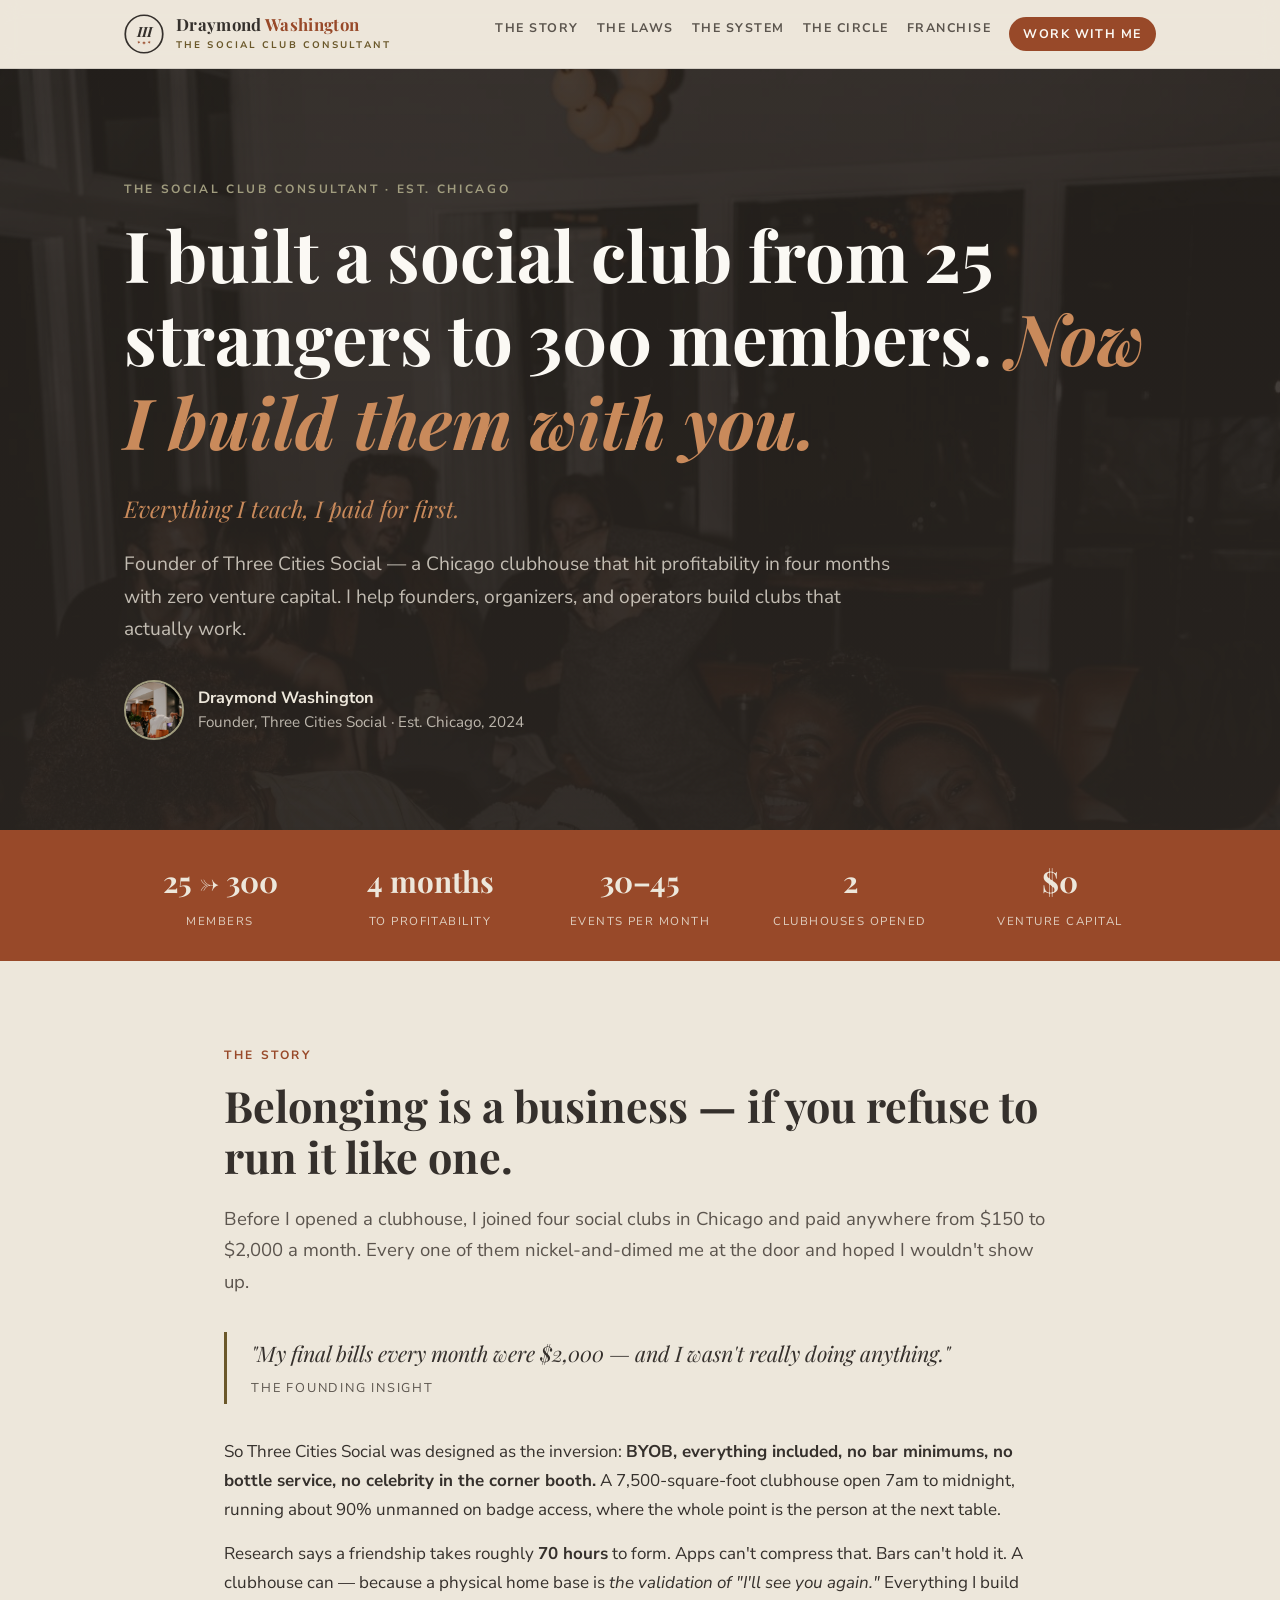
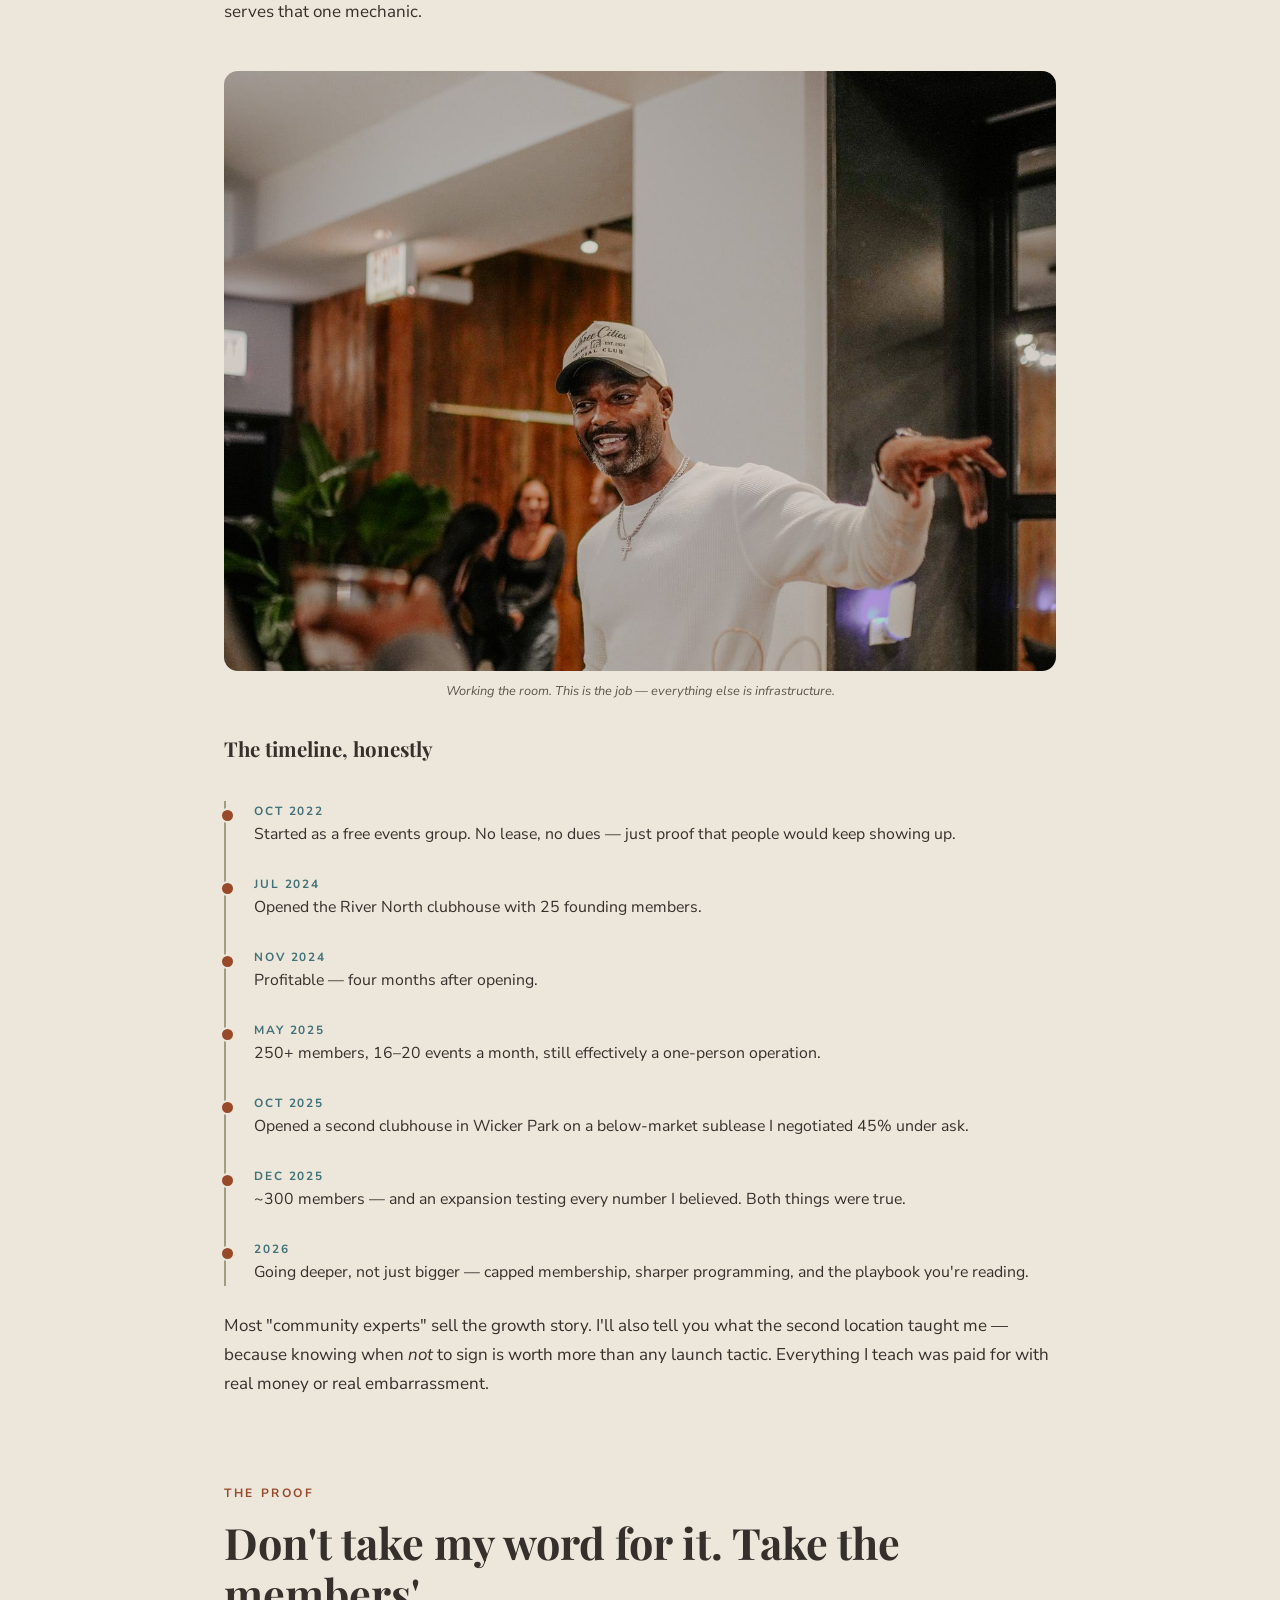
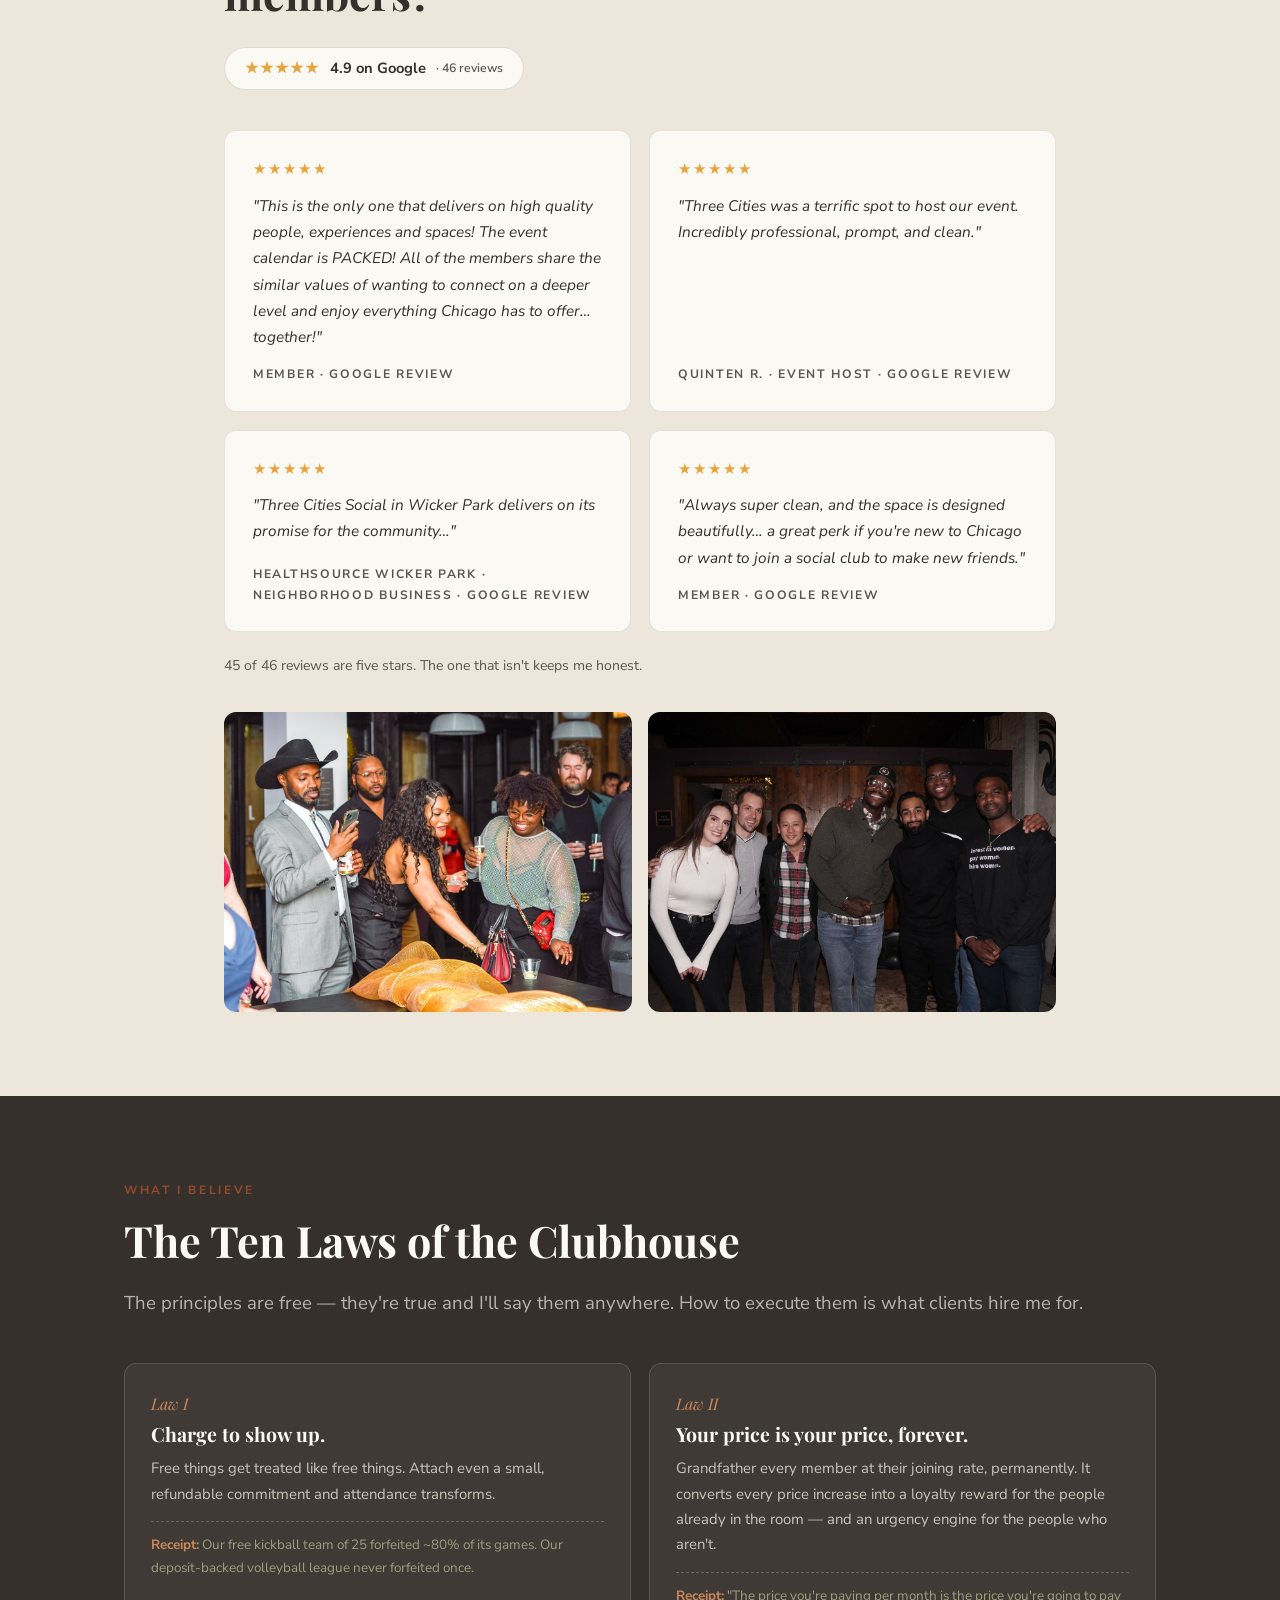
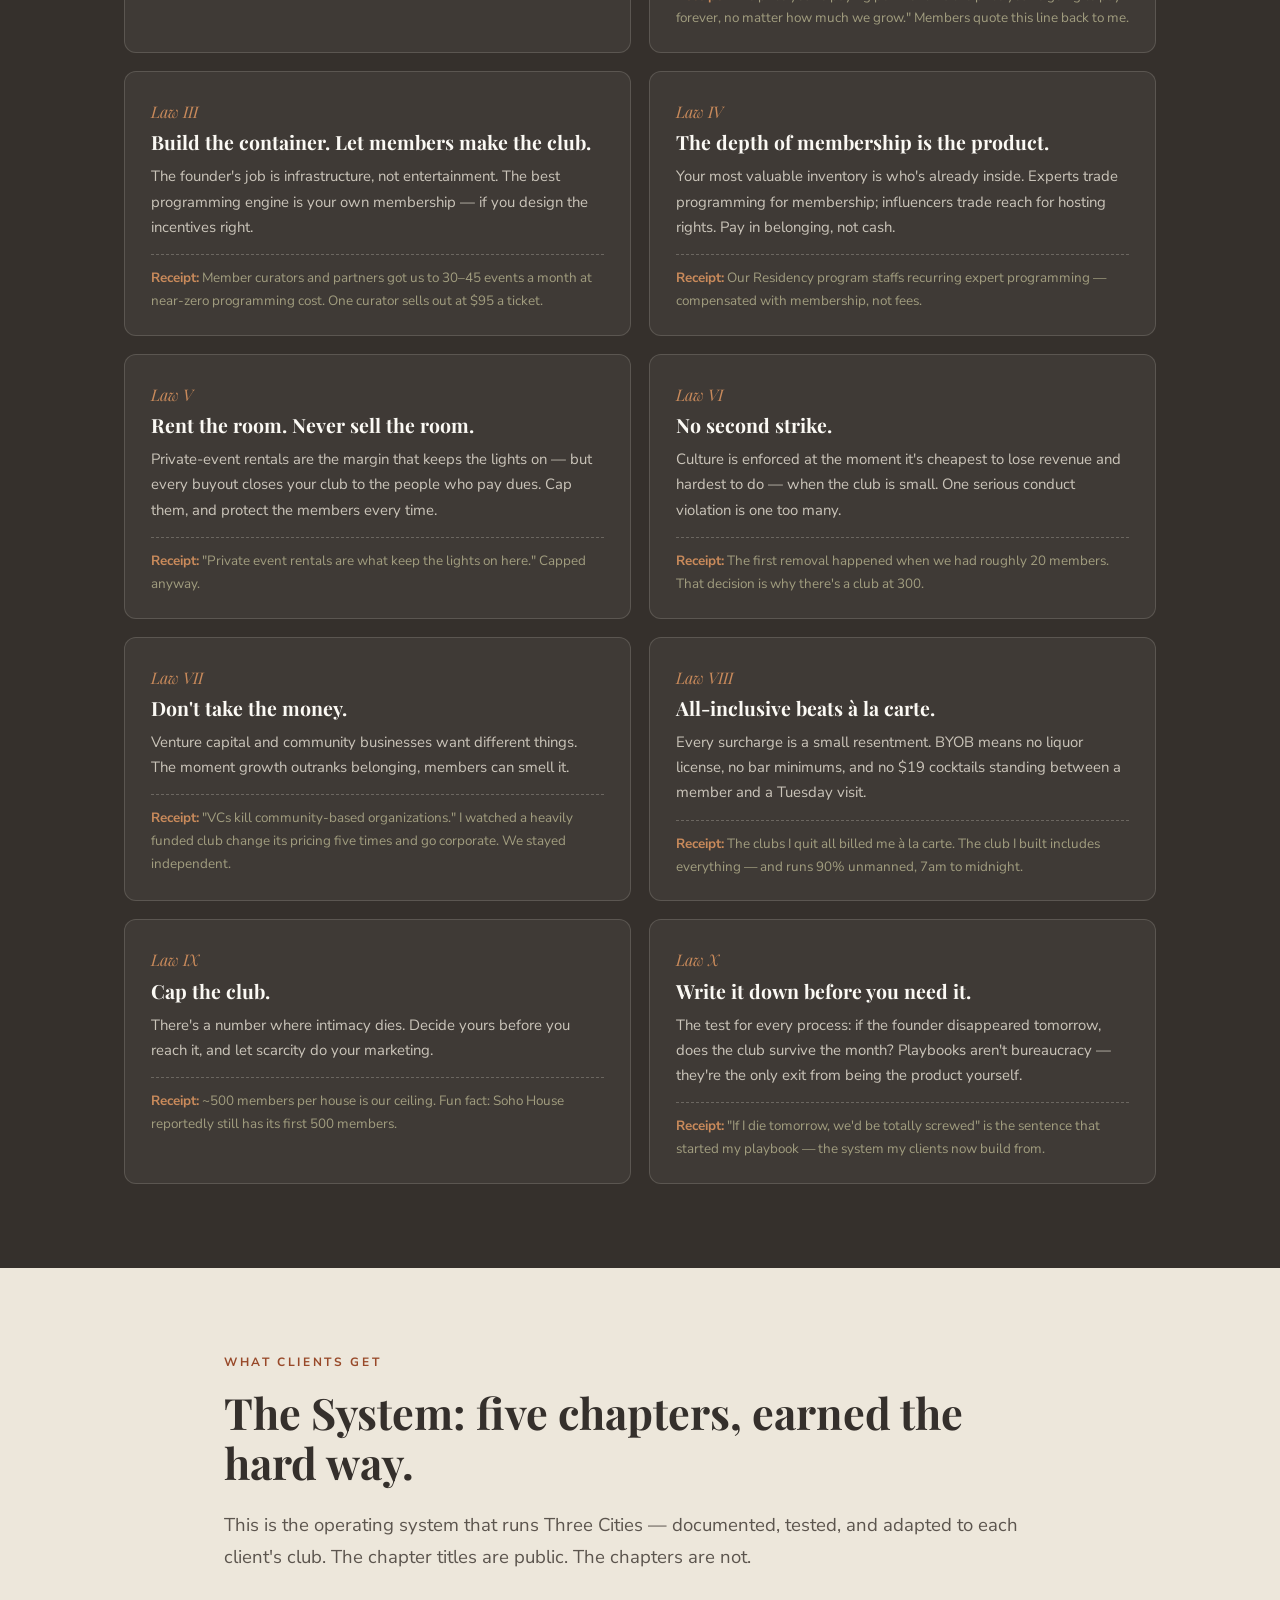
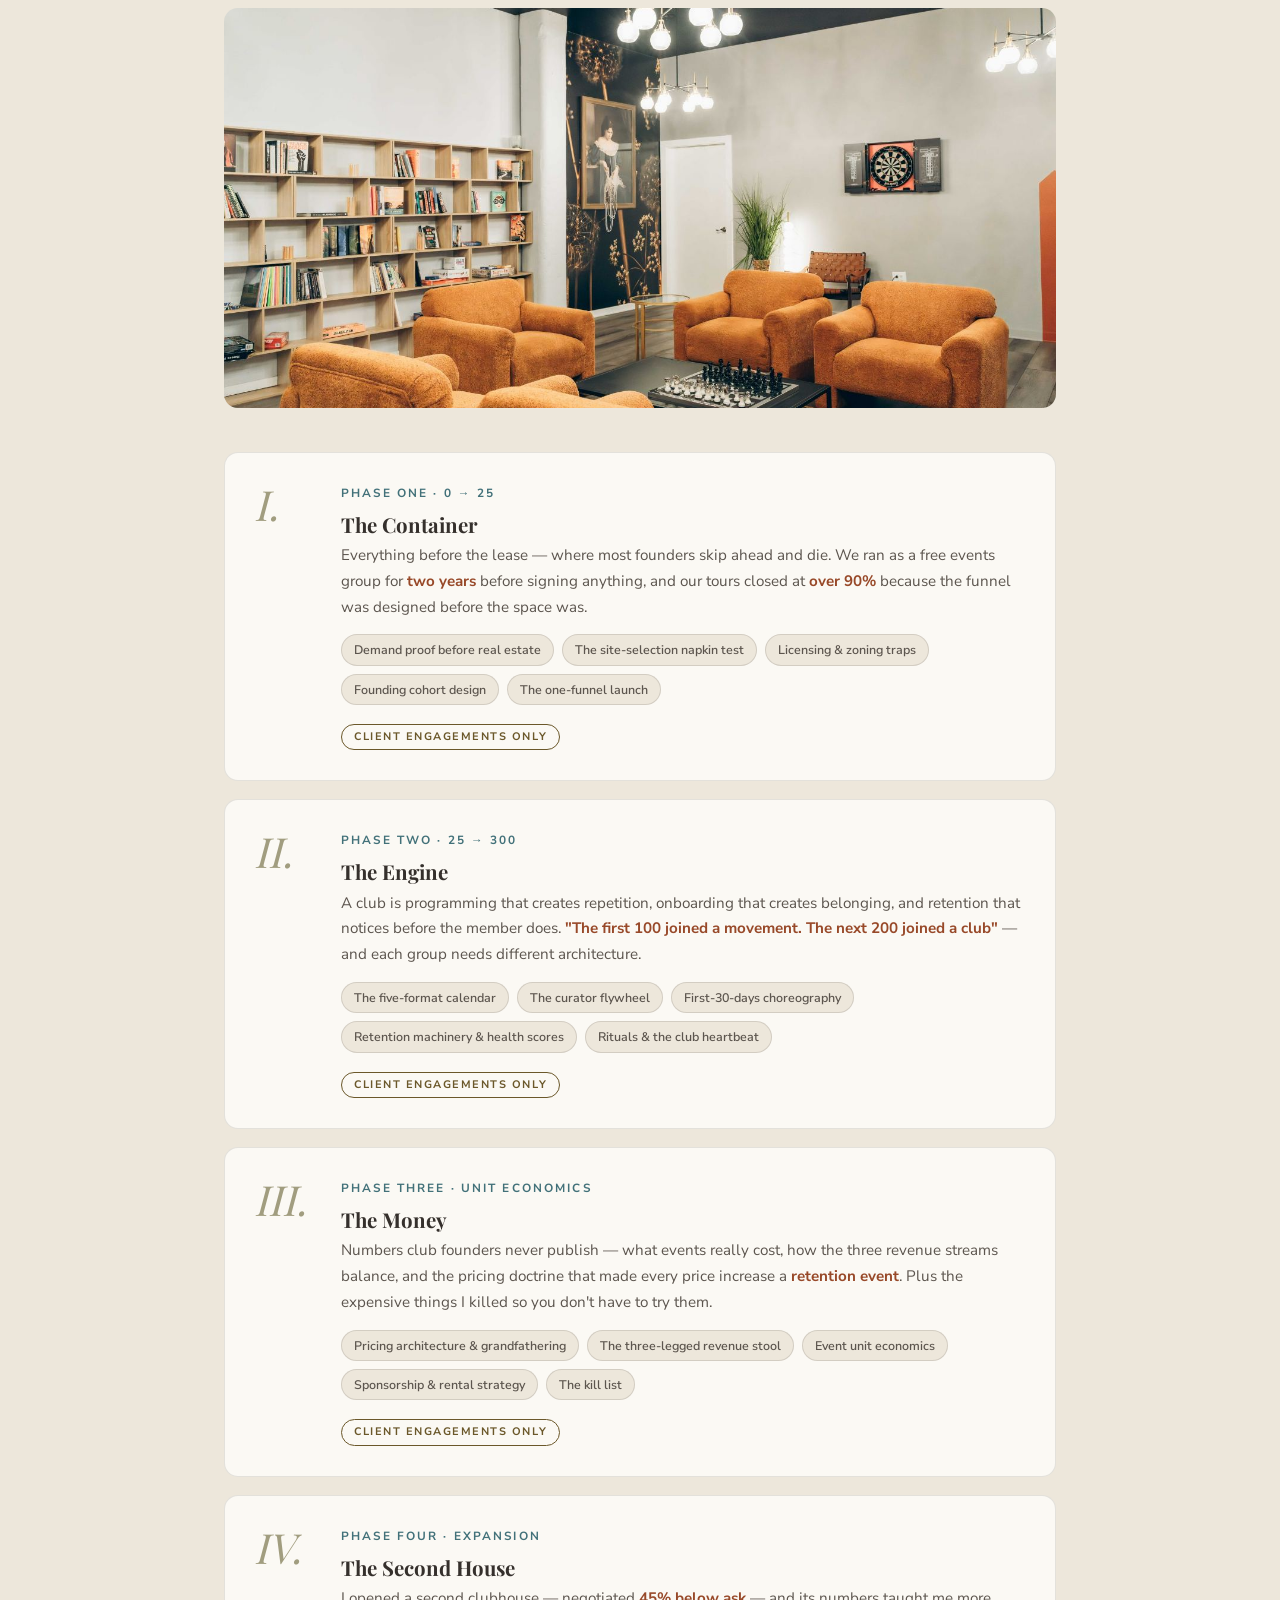
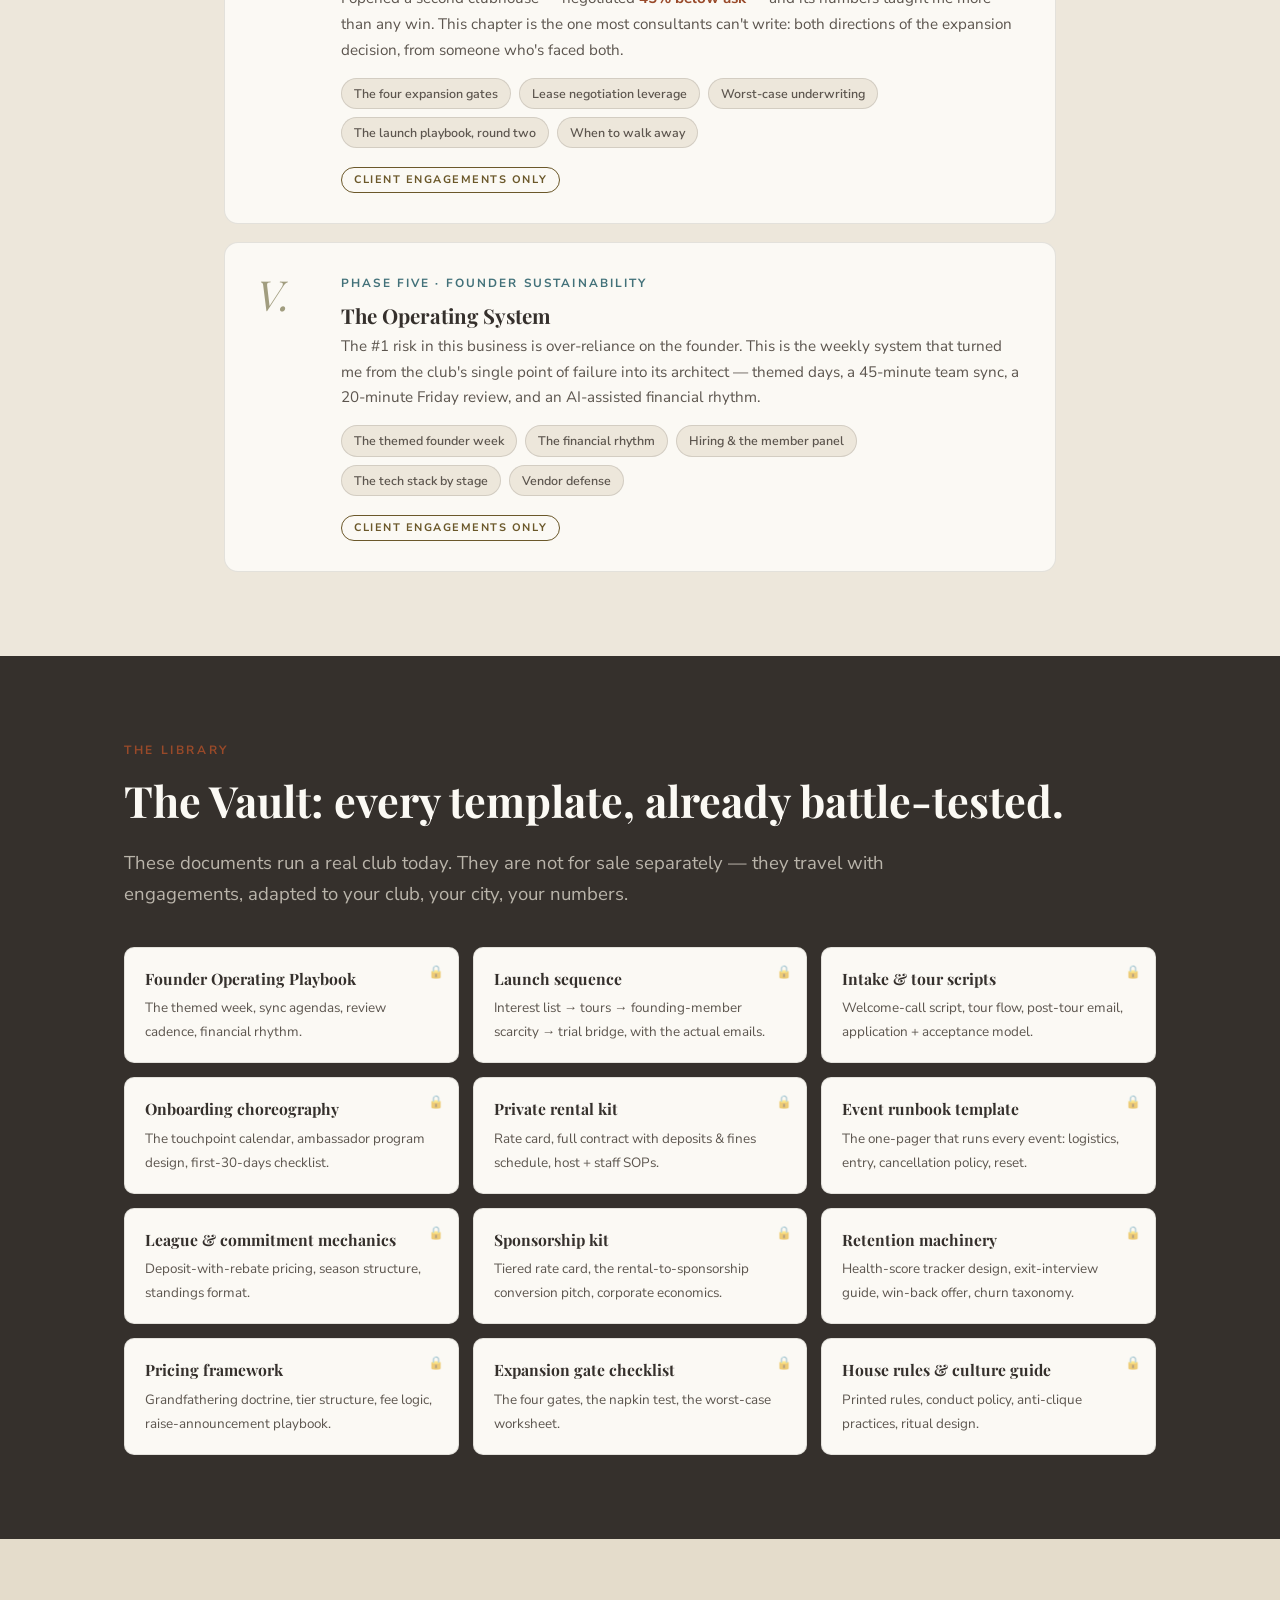
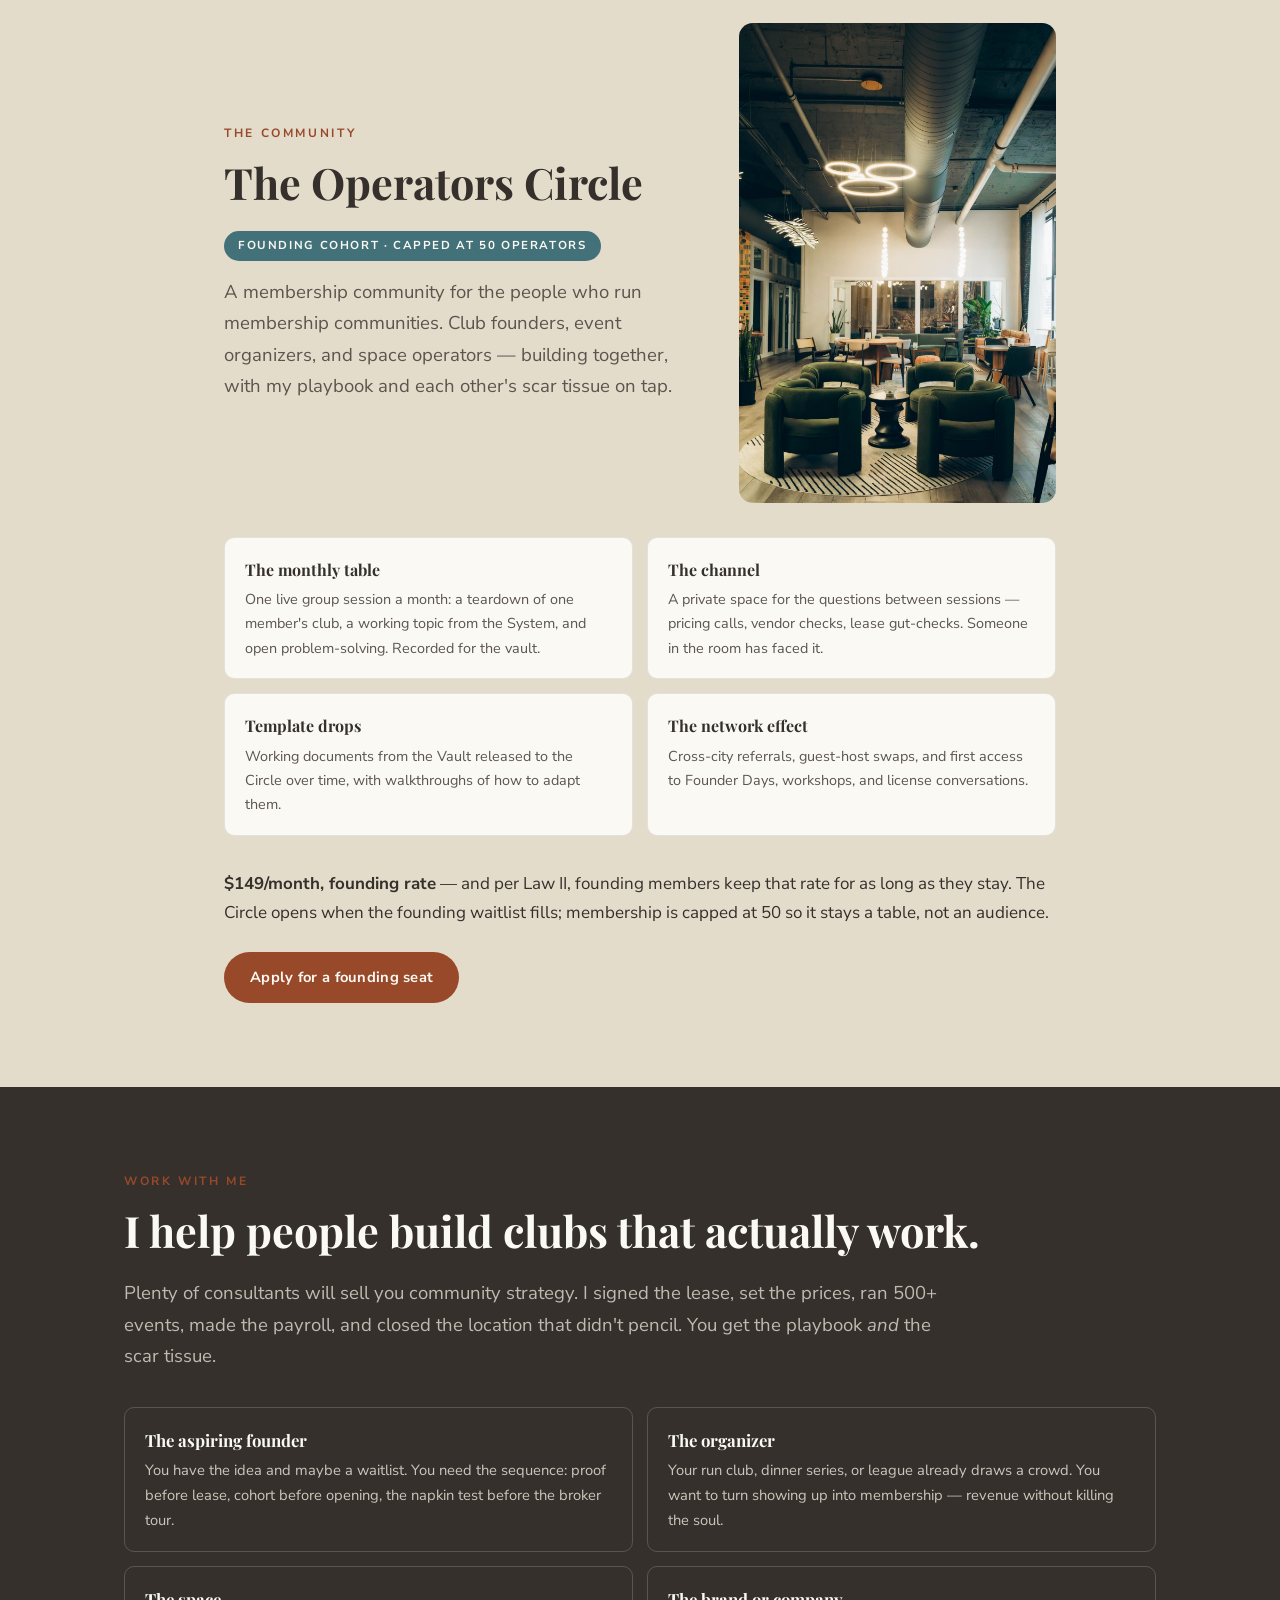
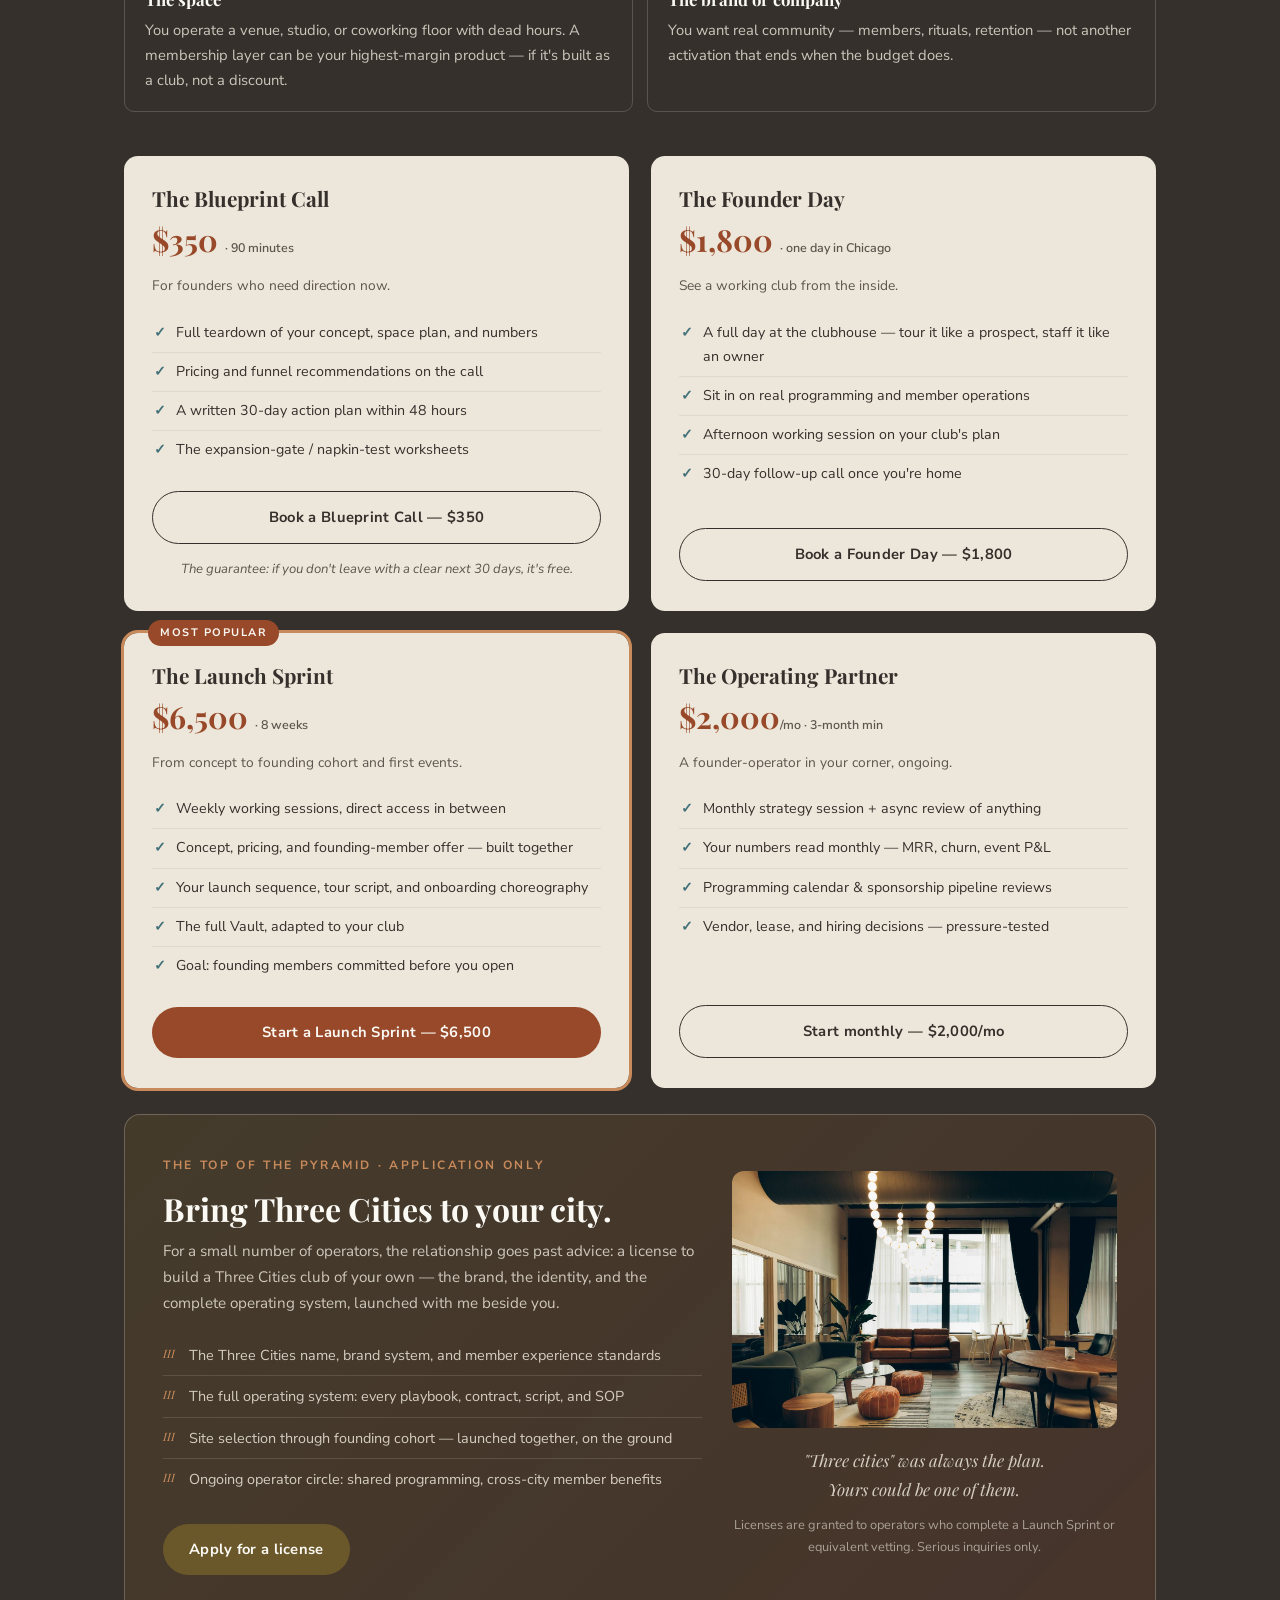
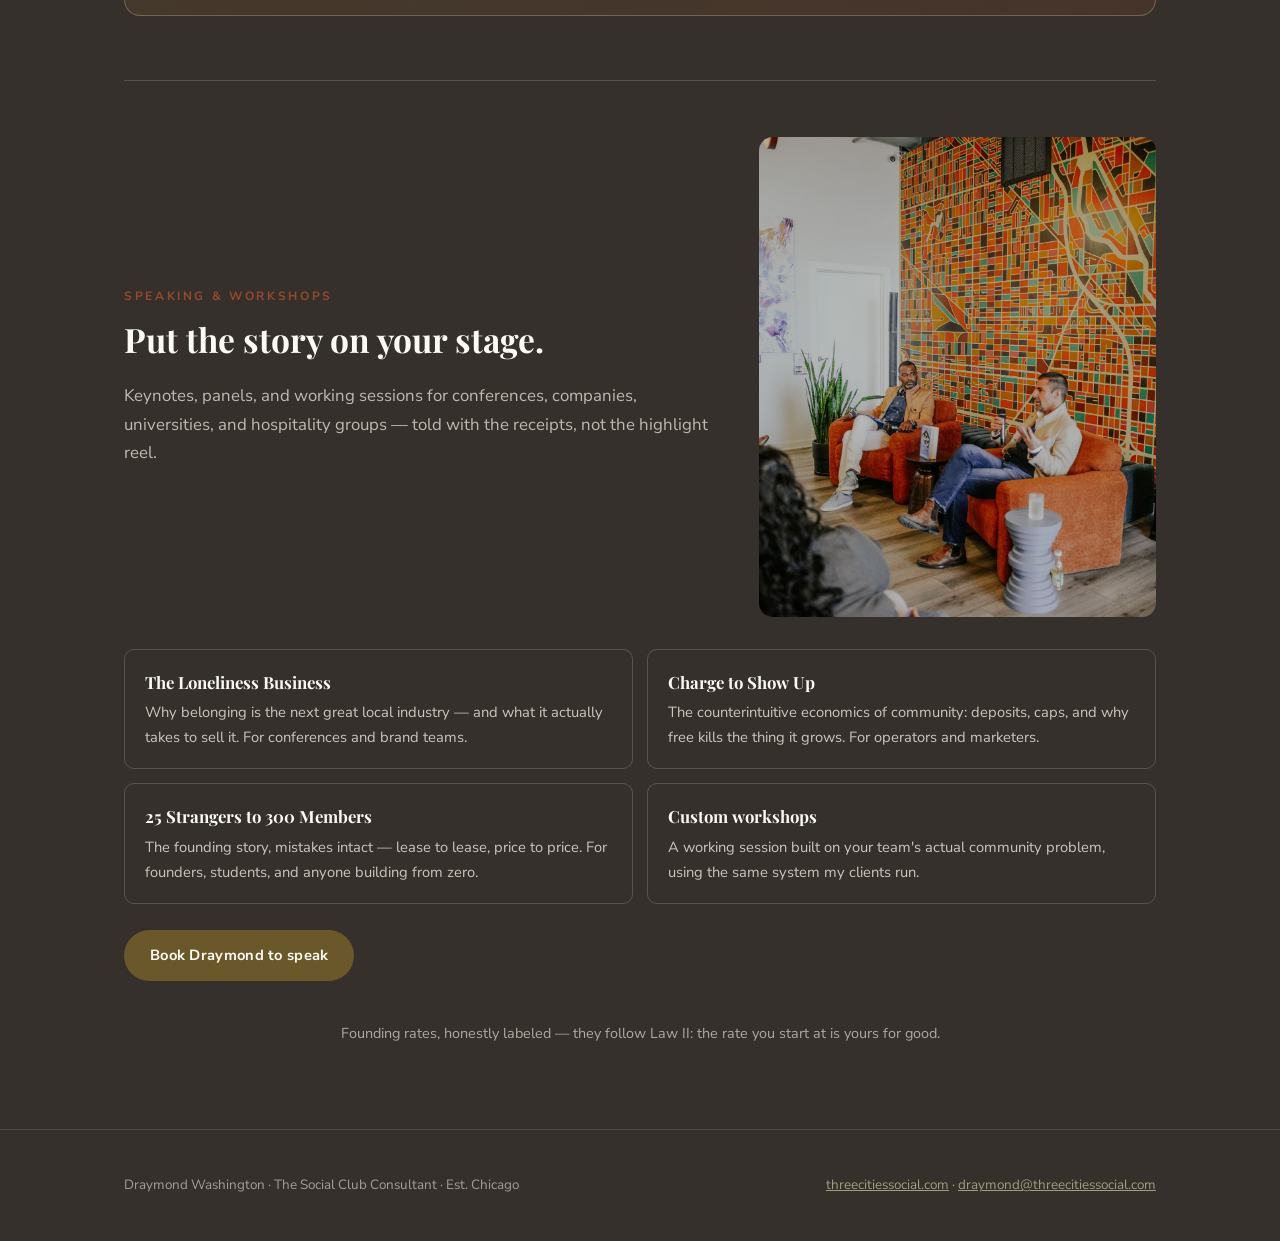
<file: index (51).html>
<!DOCTYPE html>
<html lang="en">
<head>
<meta charset="UTF-8">
<meta name="viewport" content="width=device-width, initial-scale=1.0">
<title>Draymond Washington — The Social Club Consultant</title>
<meta name="description" content="I built Three Cities Social from 25 strangers to 300 members — profitable in 4 months, no venture capital. I help founders, organizers, and operators build clubs that work. Advisory, launch sprints, and franchise licensing.">
<link rel="canonical" href="https://thesocialclubconsultant.com/">
<link rel="icon" href="data:image/svg+xml,%3Csvg xmlns='http://www.w3.org/2000/svg' viewBox='0 0 64 64'%3E%3Ccircle cx='32' cy='32' r='30' fill='%2335302C'/%3E%3Ccircle cx='32' cy='32' r='26' fill='none' stroke='%23A19D7F' stroke-width='2'/%3E%3Ctext x='32' y='36' text-anchor='middle' font-family='Georgia,serif' font-style='italic' font-weight='bold' font-size='20' fill='%23EDE7DB'%3EIII%3C/text%3E%3Ccircle cx='22' cy='46' r='2.5' fill='%23C98A5B'/%3E%3Ccircle cx='32' cy='47.5' r='3' fill='%23C98A5B'/%3E%3Ccircle cx='42' cy='46' r='2.5' fill='%23C98A5B'/%3E%3C/svg%3E">
<meta property="og:type" content="website">
<meta property="og:url" content="https://thesocialclubconsultant.com/">
<meta property="og:site_name" content="The Social Club Consultant">
<meta property="og:title" content="Draymond Washington — The Social Club Consultant">
<meta property="og:description" content="25 strangers to 300 members, profitable in 4 months, $0 VC. Everything I teach, I paid for first.">
<meta property="og:image" content="https://thesocialclubconsultant.com/fireside.jpg">
<meta name="twitter:card" content="summary_large_image">
<meta name="twitter:title" content="Draymond Washington — The Social Club Consultant">
<meta name="twitter:description" content="25 strangers to 300 members, profitable in 4 months, $0 VC. Everything I teach, I paid for first.">
<meta name="twitter:image" content="https://thesocialclubconsultant.com/fireside.jpg">
<link rel="preconnect" href="https://fonts.googleapis.com">
<link rel="preconnect" href="https://fonts.gstatic.com" crossorigin>
<link href="https://fonts.googleapis.com/css2?family=Playfair+Display:ital,wght@0,400;0,600;0,700;1,400&family=Nunito+Sans:ital,wght@0,300;0,400;0,600;0,700;1,400&display=swap" rel="stylesheet">
<style>
  :root {
    --paper: #EDE7DB;
    --paper-deep: #E4DCCB;
    --ink: #35302C;
    --ink-soft: #5C554E;
    --ocean: #427179;
    --gold: #6B582A;
    --autumn: #984929;
    --clay: #A19D7F;
    --white: #FBF9F4;
    --serif: 'Playfair Display', Georgia, 'Times New Roman', serif;
    --sans: 'Nunito Sans', 'Avenir Next', 'Segoe UI', sans-serif;
  }
  * { margin: 0; padding: 0; box-sizing: border-box; }
  html { scroll-behavior: smooth; scroll-padding-top: 76px; }
  body {
    font-family: var(--sans);
    background: var(--paper);
    color: var(--ink);
    line-height: 1.7;
    font-size: 17px;
  }
  ::selection { background: var(--ocean); color: var(--white); }

  /* ---------- Nav ---------- */
  nav {
    position: sticky; top: 0; z-index: 50;
    background: rgba(237,231,219,.92);
    backdrop-filter: blur(10px);
    border-bottom: 1px solid rgba(53,48,44,.14);
  }
  .nav-inner {
    max-width: 1080px; margin: 0 auto; padding: 14px 24px;
    display: flex; align-items: center; justify-content: space-between; gap: 16px;
  }
  .nav-mark {
    white-space: nowrap;
    display: flex; align-items: center; gap: 12px; text-decoration: none; color: var(--ink);
  }
  .nav-mark svg { flex: none; display: block; }
  .nav-mark .nm-name { font-family: var(--serif); font-weight: 700; font-size: 1.05rem; line-height: 1.15; letter-spacing: .02em; }
  .nav-mark .nm-name span { color: var(--autumn); }
  .nav-mark .nm-sub { font-family: var(--sans); font-weight: 700; font-size: .6rem; letter-spacing: .22em; color: var(--gold); text-transform: uppercase; margin-top: 2px; }
  .nav-links { display: flex; gap: 18px; flex-wrap: wrap; justify-content: flex-end; }
  .nav-links a {
    color: var(--ink-soft); text-decoration: none; font-size: .78rem;
    text-transform: uppercase; letter-spacing: .12em; font-weight: 700;
  }
  .nav-links a:hover { color: var(--autumn); }
  .nav-links a.cta { color: var(--white); background: var(--autumn); padding: 6px 14px; border-radius: 999px; }
  .nav-links a.cta:hover { background: var(--gold); color: var(--white); }
  @media (max-width: 900px) { .nav-links a:not(.cta) { display: none; } }

  /* ---------- Shared ---------- */
  .wrap { max-width: 880px; margin: 0 auto; padding: 0 24px; }
  .wrap-wide { max-width: 1080px; margin: 0 auto; padding: 0 24px; }
  section { padding: 84px 0; }
  .kicker {
    font-size: .75rem; text-transform: uppercase; letter-spacing: .22em;
    font-weight: 700; color: var(--autumn); margin-bottom: 14px;
  }
  h1, h2, h3 { font-family: var(--serif); line-height: 1.18; }
  h2 { font-size: clamp(1.9rem, 4.4vw, 2.7rem); font-weight: 700; margin-bottom: 22px; }
  h3 { font-size: 1.28rem; font-weight: 700; margin: 34px 0 10px; }
  p + p { margin-top: 16px; }
  .lede { font-size: 1.16rem; color: var(--ink-soft); }
  em { font-style: italic; }
  .divider {
    max-width: 880px; margin: 0 auto; padding: 0 24px;
    display: flex; align-items: center; gap: 14px; color: var(--clay);
  }
  .divider::before, .divider::after { content: ""; flex: 1; border-top: 1px solid rgba(53,48,44,.16); }
  .divider svg { flex: none; }

  .pull {
    border-left: 3px solid var(--gold);
    padding: 6px 0 6px 24px; margin: 34px 0;
    font-family: var(--serif); font-size: 1.34rem; font-style: italic; line-height: 1.45;
    color: var(--ink);
  }
  .pull cite { display: block; font-family: var(--sans); font-style: normal; font-size: .8rem; text-transform: uppercase; letter-spacing: .14em; color: var(--ink-soft); margin-top: 10px; }

  /* ---------- Hero ---------- */
  header.hero {
    background:
      linear-gradient(180deg, rgba(42,37,33,.82) 0%, rgba(42,37,33,.9) 70%, rgba(42,37,33,.96) 100%),
      url('trivia.jpg') center 28% / cover no-repeat;
    background-color: var(--ink);
    color: var(--paper);
    padding: 110px 0 0; overflow: hidden; position: relative;
  }
  .hero-inner { max-width: 1080px; margin: 0 auto; padding: 0 24px 90px; position: relative; }
  .hero .kicker { color: var(--clay); }
  .hero h1 {
    font-size: clamp(2.5rem, 6.4vw, 4.4rem); font-weight: 700; max-width: 15em;
    margin-bottom: 26px; color: var(--white);
  }
  .hero h1 .accent { color: #C98A5B; font-style: italic; }
  .hero .lede { color: rgba(237,231,219,.78); max-width: 40em; font-size: 1.2rem; }
  .hero-byline { margin-top: 34px; display: flex; align-items: center; gap: 14px; }
  .hero-byline .founder-avatar {
    width: 60px; height: 60px; border: 2px solid var(--clay); border-radius: 50%;
    object-fit: cover; object-position: center 20%; flex: none; display: block;
  }
  .hero-byline p { font-size: .95rem; color: rgba(237,231,219,.75); line-height: 1.45; }
  .hero-byline p strong { color: var(--paper); display: block; font-size: 1.02rem; }
  .statbar { background: var(--autumn); color: var(--paper); }
  .statbar-inner {
    max-width: 1080px; margin: 0 auto; padding: 26px 24px;
    display: grid; grid-template-columns: repeat(5, 1fr); gap: 18px; text-align: center;
  }
  .statbar b { display: block; font-family: var(--serif); font-size: clamp(1.3rem, 2.6vw, 1.85rem); font-weight: 700; }
  .statbar small { font-size: .72rem; text-transform: uppercase; letter-spacing: .13em; opacity: .85; }
  @media (max-width: 760px) { .statbar-inner { grid-template-columns: repeat(2, 1fr); } .statbar-inner div:last-child { grid-column: span 2; } }

  /* ---------- Photos ---------- */
  .photoband img { width: 100%; height: 440px; object-fit: cover; object-position: center 46%; display: block; }
  @media (max-width: 700px) { .photoband img { height: 220px; } }
  .founder-figure { margin: 44px 0 8px; }
  .founder-figure img {
    width: 100%; max-height: 600px; object-fit: cover; object-position: center 28%;
    border-radius: 14px; display: block;
  }
  .founder-figure figcaption { font-size: .8rem; color: var(--ink-soft); margin-top: 10px; text-align: center; font-style: italic; }

  /* ---------- Timeline ---------- */
  .timeline { margin: 40px 0 8px; border-left: 2px solid var(--clay); padding-left: 28px; }
  .tl-item { position: relative; padding-bottom: 26px; }
  .tl-item:last-child { padding-bottom: 0; }
  .tl-item::before {
    content: ""; position: absolute; left: -34.5px; top: 7px;
    width: 11px; height: 11px; border-radius: 50%; background: var(--autumn);
    border: 2px solid var(--paper);
  }
  .tl-item .when { font-size: .74rem; text-transform: uppercase; letter-spacing: .16em; font-weight: 700; color: var(--ocean); }
  .tl-item .what { font-size: .99rem; }

  /* ---------- Testimonials ---------- */
  .gbadge {
    display: inline-flex; align-items: center; gap: 10px;
    background: var(--white); border: 1px solid rgba(53,48,44,.14); border-radius: 999px;
    padding: 8px 20px; font-size: .92rem; font-weight: 700; margin-top: 6px;
  }
  .gbadge .stars { color: #E8A33D; letter-spacing: 2px; }
  .gbadge small { font-weight: 600; color: var(--ink-soft); }
  .quotes { display: grid; grid-template-columns: repeat(2, 1fr); gap: 18px; margin-top: 40px; }
  @media (max-width: 760px) { .quotes { grid-template-columns: 1fr; } }
  .quote {
    background: var(--white); border: 1px solid rgba(53,48,44,.12); border-radius: 12px;
    padding: 26px 28px; display: flex; flex-direction: column;
  }
  .quote .stars { color: #E8A33D; letter-spacing: 2px; font-size: .95rem; margin-bottom: 10px; }
  .quote p { font-size: .96rem; font-style: italic; flex: 1; }
  .quote cite { display: block; margin-top: 14px; font-style: normal; font-size: .76rem; text-transform: uppercase; letter-spacing: .14em; color: var(--ink-soft); font-weight: 700; }
  .proof-photos { display: grid; grid-template-columns: 1fr 1fr; gap: 16px; margin-top: 34px; }
  .proof-photos img { width: 100%; height: 300px; object-fit: cover; border-radius: 12px; display: block; }
  @media (max-width: 700px) { .proof-photos { grid-template-columns: 1fr; } .proof-photos img { height: 220px; } }

  /* ---------- Circle ---------- */
  .circle-section { background: var(--paper-deep); }
  .circle-grid { display: grid; grid-template-columns: repeat(2, 1fr); gap: 14px; margin: 34px 0; }
  @media (max-width: 720px) { .circle-grid { grid-template-columns: 1fr; } }
  .circle-grid > div {
    background: var(--white); border: 1px solid rgba(53,48,44,.12); border-radius: 10px;
    padding: 18px 20px; font-size: .9rem; color: var(--ink-soft);
  }
  .circle-grid b { display: block; font-family: var(--serif); font-size: 1rem; color: var(--ink); margin-bottom: 4px; }
  .founding-chip {
    display: inline-block; background: var(--ocean); color: var(--white); border-radius: 999px;
    font-size: .72rem; font-weight: 700; text-transform: uppercase; letter-spacing: .14em; padding: 5px 14px; margin-bottom: 16px;
  }

  /* ---------- Laws ---------- */
  .laws-section { background: var(--ink); color: var(--paper); }
  .laws-section h2, .laws-section h3 { color: var(--white); }
  .laws-section .lede { color: rgba(237,231,219,.72); }
  .laws { display: grid; grid-template-columns: 1fr 1fr; gap: 18px; margin-top: 44px; }
  @media (max-width: 760px) { .laws { grid-template-columns: 1fr; } }
  .law {
    background: rgba(251,249,244,.05); border: 1px solid rgba(237,231,219,.16);
    border-radius: 12px; padding: 26px 26px 22px;
  }
  .law .num { font-family: var(--serif); font-style: italic; font-size: 1rem; color: #C98A5B; }
  .law h3 { margin: 6px 0 10px; font-size: 1.22rem; }
  .law p { font-size: .93rem; color: rgba(237,231,219,.8); }
  .law .receipt { margin-top: 14px; padding-top: 12px; border-top: 1px dashed rgba(237,231,219,.25); font-size: .84rem; color: var(--clay); }
  .law .receipt b { color: #C98A5B; font-weight: 700; }

  /* ---------- System (gated chapters) ---------- */
  .lock-chip {
    display: inline-flex; align-items: center; gap: 6px;
    font-size: .68rem; font-weight: 700; text-transform: uppercase; letter-spacing: .14em;
    color: var(--gold); border: 1px solid var(--gold); border-radius: 999px; padding: 3px 12px;
  }
  .sys { display: grid; grid-template-columns: 1fr; gap: 18px; margin-top: 44px; }
  .sys-chapter {
    background: var(--white); border: 1px solid rgba(53,48,44,.12); border-radius: 14px;
    padding: 30px 32px; display: grid; grid-template-columns: 64px 1fr; gap: 20px;
  }
  @media (max-width: 640px) { .sys-chapter { grid-template-columns: 1fr; } }
  .sys-num { font-family: var(--serif); font-style: italic; font-size: 2.6rem; color: var(--clay); line-height: 1; }
  .sys-chapter h3 { margin: 0 0 6px; }
  .sys-chapter .range { font-size: .74rem; text-transform: uppercase; letter-spacing: .18em; font-weight: 700; color: var(--ocean); margin-bottom: 10px; }
  .sys-chapter p.tease { font-size: .95rem; color: var(--ink-soft); margin-bottom: 14px; }
  .sys-chapter p.tease b { color: var(--autumn); }
  .sys-inside { display: flex; flex-wrap: wrap; gap: 8px; margin-bottom: 16px; }
  .sys-inside span {
    font-size: .78rem; font-weight: 600; color: var(--ink-soft);
    background: var(--paper); border: 1px solid rgba(53,48,44,.14); border-radius: 999px; padding: 4px 12px;
  }

  /* ---------- Vault ---------- */
  .vault { display: grid; grid-template-columns: repeat(3, 1fr); gap: 14px; margin-top: 36px; }
  @media (max-width: 860px) { .vault { grid-template-columns: repeat(2, 1fr); } }
  @media (max-width: 560px) { .vault { grid-template-columns: 1fr; } }
  .vault-item {
    background: var(--white); border: 1px solid rgba(53,48,44,.12); border-radius: 10px;
    padding: 18px 20px; font-size: .88rem; position: relative;
  }
  .vault-item b { display: block; font-family: var(--serif); font-size: .98rem; margin-bottom: 4px; padding-right: 26px; color: var(--ink); }
  .vault-item span { color: var(--ink-soft); font-size: .84rem; }
  .vault-item::after {
    content: "🔒"; position: absolute; top: 14px; right: 14px; font-size: .8rem; opacity: .55;
  }

  /* ---------- Offer ---------- */
  .offer-section { background: var(--ink); color: var(--paper); }
  .offer-section h2 { color: var(--white); }
  .offer-section .lede { color: rgba(237,231,219,.75); }
  .icp { display: grid; grid-template-columns: repeat(2, 1fr); gap: 14px; margin: 34px 0 10px; }
  @media (max-width: 720px) { .icp { grid-template-columns: 1fr; } }
  .icp div { border: 1px solid rgba(237,231,219,.2); border-radius: 10px; padding: 18px 20px; font-size: .92rem; color: rgba(237,231,219,.82); }
  .icp b { display: block; font-family: var(--serif); font-size: 1.05rem; color: var(--white); margin-bottom: 4px; }
  .tiers { display: grid; grid-template-columns: repeat(2, 1fr); gap: 22px; margin-top: 44px; }
  @media (max-width: 860px) { .tiers { grid-template-columns: 1fr; } }
  .tier {
    background: var(--paper); color: var(--ink); border-radius: 14px; padding: 30px 28px;
    display: flex; flex-direction: column;
  }
  .tier.feature { outline: 3px solid #C98A5B; position: relative; }
  .tier.feature::before {
    content: "Most popular"; position: absolute; top: -13px; left: 24px;
    background: var(--autumn); color: var(--white); font-size: .68rem; font-weight: 700;
    text-transform: uppercase; letter-spacing: .14em; padding: 4px 12px; border-radius: 999px;
  }
  .tier h3 { margin: 0 0 4px; font-size: 1.3rem; }
  .tier .price { font-family: var(--serif); font-size: 1.9rem; font-weight: 700; color: var(--autumn); }
  .tier .price small { font-family: var(--sans); font-size: .78rem; font-weight: 600; color: var(--ink-soft); }
  .tier p.sub { font-size: .86rem; color: var(--ink-soft); margin: 8px 0 16px; }
  .tier ul { list-style: none; margin: 0 0 22px; flex: 1; }
  .tier ul li { font-size: .89rem; padding: 7px 0 7px 24px; position: relative; border-bottom: 1px solid rgba(53,48,44,.08); }
  .tier ul li:last-child { border-bottom: none; }
  .tier ul li::before { content: "✓"; position: absolute; left: 2px; color: var(--ocean); font-weight: 700; }
  .btn {
    display: inline-block; text-align: center; text-decoration: none; font-weight: 700;
    font-size: .92rem; padding: 13px 26px; border-radius: 999px; letter-spacing: .02em;
  }
  .btn-solid { background: var(--autumn); color: var(--white); }
  .btn-solid:hover { background: var(--gold); }
  .btn-line { border: 1.5px solid var(--ink); color: var(--ink); }
  .btn-line:hover { border-color: var(--autumn); color: var(--autumn); }
  .btn-gold { background: var(--gold); color: var(--white); }
  .btn-gold:hover { background: var(--autumn); }
  .offer-foot { margin-top: 40px; text-align: center; font-size: .9rem; color: rgba(237,231,219,.66); }
  .offer-foot a { color: #C98A5B; }

  /* ---------- Franchise ---------- */
  .franchise {
    margin-top: 26px; border: 1px solid rgba(237,231,219,.25); border-radius: 16px;
    background: linear-gradient(135deg, rgba(107,88,42,.28), rgba(152,73,41,.18));
    padding: 40px 38px; display: grid; grid-template-columns: 1.4fr 1fr; gap: 30px; align-items: center;
  }
  @media (max-width: 820px) { .franchise { grid-template-columns: 1fr; } }
  .franchise .kicker { color: #C98A5B; }
  .franchise h3 { font-size: clamp(1.5rem, 3vw, 2rem); color: var(--white); margin: 0 0 12px; }
  .franchise p { font-size: .95rem; color: rgba(237,231,219,.82); }
  .franchise ul { list-style: none; margin: 0 0 24px; }
  .franchise ul li { font-size: .9rem; color: rgba(237,231,219,.85); padding: 8px 0 8px 26px; position: relative; border-bottom: 1px solid rgba(237,231,219,.14); }
  .franchise ul li:last-child { border-bottom: none; }
  .franchise ul li::before { content: "III"; position: absolute; left: 0; top: 9px; font-family: var(--serif); font-style: italic; font-size: .72rem; color: #C98A5B; }
  .franchise .side { text-align: center; }
  .franchise .side .seal-lg {
    width: 84px; height: 84px; border: 2px solid #C98A5B; border-radius: 50%;
    display: flex; align-items: center; justify-content: center; margin: 0 auto 18px;
    font-family: var(--serif); font-weight: 700; font-size: 1.7rem; color: var(--paper); letter-spacing: .04em;
  }
  .franchise .side p { font-size: .8rem; margin: 12px 0 0; color: rgba(237,231,219,.6); }

  /* ---------- Speaking ---------- */
  .speak-head { display: grid; grid-template-columns: 1.5fr 1fr; gap: 40px; align-items: center; }
  .speak-head img {
    width: 100%; height: 480px; object-fit: cover; object-position: center 42%;
    border-radius: 14px; display: block;
  }
  @media (max-width: 820px) {
    .speak-head { grid-template-columns: 1fr; gap: 26px; }
    .speak-head img { height: 360px; }
  }

  /* ---------- Footer ---------- */
  footer { background: var(--ink); color: rgba(237,231,219,.6); border-top: 1px solid rgba(237,231,219,.14); }
  .foot-inner { max-width: 1080px; margin: 0 auto; padding: 44px 24px; display: flex; justify-content: space-between; gap: 20px; flex-wrap: wrap; font-size: .84rem; }
  footer a { color: var(--clay); }
</style>
</head>
<body>

<nav>
  <div class="nav-inner">
    <a class="nav-mark" href="#top">
      <svg width="40" height="40" viewBox="0 0 512 512" xmlns="http://www.w3.org/2000/svg" aria-hidden="true">
        <circle cx="256" cy="256" r="240" fill="none" stroke="#35302C" stroke-width="22"/>
        <text x="256" y="296" text-anchor="middle" font-family="Playfair Display, Georgia, serif" font-style="italic" font-weight="700" font-size="180" fill="#35302C">III</text>
        <g fill="#984929">
          <polygon transform="translate(190,362) scale(1.5)" points="0,-15 2.75,-4.76 12.99,-7.5 5.5,0 12.99,7.5 2.75,4.76 0,15 -2.75,4.76 -12.99,7.5 -5.5,0 -12.99,-7.5 -2.75,-4.76"/>
          <polygon transform="translate(256,370) scale(1.75)" points="0,-15 2.75,-4.76 12.99,-7.5 5.5,0 12.99,7.5 2.75,4.76 0,15 -2.75,4.76 -12.99,7.5 -5.5,0 -12.99,-7.5 -2.75,-4.76"/>
          <polygon transform="translate(322,362) scale(1.5)" points="0,-15 2.75,-4.76 12.99,-7.5 5.5,0 12.99,7.5 2.75,4.76 0,15 -2.75,4.76 -12.99,7.5 -5.5,0 -12.99,-7.5 -2.75,-4.76"/>
        </g>
      </svg>
      <div>
        <div class="nm-name">Draymond <span>Washington</span></div>
        <div class="nm-sub">The Social Club Consultant</div>
      </div>
    </a>
    <div class="nav-links">
      <a href="#story">The Story</a>
      <a href="#laws">The Laws</a>
      <a href="#system">The System</a>
      <a href="#circle">The Circle</a>
      <a href="#franchise">Franchise</a>
      <a href="#work" class="cta">Work with me</a>
    </div>
  </div>
</nav>

<header class="hero">
  <div class="hero-inner">
    <div class="kicker">The Social Club Consultant · Est. Chicago</div>
    <h1>I built a social club from 25 strangers to 300 members. <span class="accent">Now I build them with you.</span></h1>
    <p style="font-family:var(--serif); font-style:italic; font-size:clamp(1.15rem, 2.4vw, 1.45rem); color:#C98A5B; margin-bottom:20px;">Everything I teach, I paid for first.</p>
    <p class="lede">Founder of Three Cities Social — a Chicago clubhouse that hit profitability in four months with zero venture capital. I help founders, organizers, and operators build clubs that actually work.</p>
    <div class="hero-byline">
      <img class="founder-avatar" src="draymond.jpg" alt="Draymond Washington">
      <p><strong>Draymond Washington</strong>Founder, Three Cities Social · Est. Chicago, 2024</p>
    </div>
  </div>
  <div class="statbar">
    <div class="statbar-inner">
      <div><b>25 → 300</b><small>members</small></div>
      <div><b>4 months</b><small>to profitability</small></div>
      <div><b>30–45</b><small>events per month</small></div>
      <div><b>2</b><small>clubhouses opened</small></div>
      <div><b>$0</b><small>venture capital</small></div>
    </div>
  </div>
</header>

<!-- ============ STORY ============ -->
<section id="story">
  <div class="wrap">
    <div class="kicker">The story</div>
    <h2>Belonging is a business — if you refuse to run it like one.</h2>
    <p class="lede">Before I opened a clubhouse, I joined four social clubs in Chicago and paid anywhere from $150 to $2,000 a month. Every one of them nickel-and-dimed me at the door and hoped I wouldn't show up.</p>
    <div class="pull">"My final bills every month were $2,000 — and I wasn't really doing anything."<cite>The founding insight</cite></div>
    <p>So Three Cities Social was designed as the inversion: <strong>BYOB, everything included, no bar minimums, no bottle service, no celebrity in the corner booth.</strong> A 7,500-square-foot clubhouse open 7am to midnight, running about 90% unmanned on badge access, where the whole point is the person at the next table.</p>
    <p>Research says a friendship takes roughly <strong>70 hours</strong> to form. Apps can't compress that. Bars can't hold it. A clubhouse can — because a physical home base is <em>the validation of "I'll see you again."</em> Everything I build serves that one mechanic.</p>

    <figure class="founder-figure">
      <img src="draymond.jpg" alt="Draymond Washington in a Three Cities cap greeting members at the clubhouse front desk">
      <figcaption>Working the room. This is the job — everything else is infrastructure.</figcaption>
    </figure>

    <h3>The timeline, honestly</h3>
    <div class="timeline">
      <div class="tl-item"><div class="when">Oct 2022</div><div class="what">Started as a free events group. No lease, no dues — just proof that people would keep showing up.</div></div>
      <div class="tl-item"><div class="when">Jul 2024</div><div class="what">Opened the River North clubhouse with 25 founding members.</div></div>
      <div class="tl-item"><div class="when">Nov 2024</div><div class="what">Profitable — four months after opening.</div></div>
      <div class="tl-item"><div class="when">May 2025</div><div class="what">250+ members, 16–20 events a month, still effectively a one-person operation.</div></div>
      <div class="tl-item"><div class="when">Oct 2025</div><div class="what">Opened a second clubhouse in Wicker Park on a below-market sublease I negotiated 45% under ask.</div></div>
      <div class="tl-item"><div class="when">Dec 2025</div><div class="what">~300 members — and an expansion testing every number I believed. Both things were true.</div></div>
      <div class="tl-item"><div class="when">2026</div><div class="what">Going deeper, not just bigger — capped membership, sharper programming, and the playbook you're reading.</div></div>
    </div>
    <p style="margin-top:26px">Most "community experts" sell the growth story. I'll also tell you what the second location taught me — because knowing when <em>not</em> to sign is worth more than any launch tactic. Everything I teach was paid for with real money or real embarrassment.</p>
  </div>
</section>

<!-- ============ TESTIMONIALS ============ -->
<section id="proof" style="padding-top:0">
  <div class="wrap">
    <div class="kicker">The proof</div>
    <h2>Don't take my word for it. Take the members'.</h2>
    <div class="gbadge"><span class="stars">★★★★★</span> 4.9 on Google <small>· 46 reviews</small></div>
    <div class="quotes">
      <div class="quote"><div class="stars">★★★★★</div>
        <p>"This is the only one that delivers on high quality people, experiences and spaces! The event calendar is PACKED! All of the members share the similar values of wanting to connect on a deeper level and enjoy everything Chicago has to offer… together!"</p>
        <cite>Member · Google review</cite></div>
      <div class="quote"><div class="stars">★★★★★</div>
        <p>"Three Cities was a terrific spot to host our event. Incredibly professional, prompt, and clean."</p>
        <cite>Quinten R. · event host · Google review</cite></div>
      <div class="quote"><div class="stars">★★★★★</div>
        <p>"Three Cities Social in Wicker Park delivers on its promise for the community…"</p>
        <cite>HealthSource Wicker Park · neighborhood business · Google review</cite></div>
      <div class="quote"><div class="stars">★★★★★</div>
        <p>"Always super clean, and the space is designed beautifully… a great perk if you're new to Chicago or want to join a social club to make new friends."</p>
        <cite>Member · Google review</cite></div>
    </div>
    <p style="margin-top:22px; font-size:.88rem; color:var(--ink-soft)">45 of 46 reviews are five stars. The one that isn't keeps me honest.</p>
    <div class="proof-photos">
      <img src="party.jpg" alt="Members dressed up and laughing around the table at a Three Cities Social party">
      <img src="members.jpg" alt="A group of Three Cities Social members arm in arm at the clubhouse">
    </div>
  </div>
</section>

<!-- ============ LAWS ============ -->
<section id="laws" class="laws-section">
  <div class="wrap-wide">
    <div class="kicker">What I believe</div>
    <h2>The Ten Laws of the Clubhouse</h2>
    <p class="lede">The principles are free — they're true and I'll say them anywhere. How to execute them is what clients hire me for.</p>
    <div class="laws">
      <div class="law"><div class="num">Law I</div><h3>Charge to show up.</h3>
        <p>Free things get treated like free things. Attach even a small, refundable commitment and attendance transforms.</p>
        <div class="receipt"><b>Receipt:</b> Our free kickball team of 25 forfeited ~80% of its games. Our deposit-backed volleyball league never forfeited once.</div></div>
      <div class="law"><div class="num">Law II</div><h3>Your price is your price, forever.</h3>
        <p>Grandfather every member at their joining rate, permanently. It converts every price increase into a loyalty reward for the people already in the room — and an urgency engine for the people who aren't.</p>
        <div class="receipt"><b>Receipt:</b> "The price you're paying per month is the price you're going to pay forever, no matter how much we grow." Members quote this line back to me.</div></div>
      <div class="law"><div class="num">Law III</div><h3>Build the container. Let members make the club.</h3>
        <p>The founder's job is infrastructure, not entertainment. The best programming engine is your own membership — if you design the incentives right.</p>
        <div class="receipt"><b>Receipt:</b> Member curators and partners got us to 30–45 events a month at near-zero programming cost. One curator sells out at $95 a ticket.</div></div>
      <div class="law"><div class="num">Law IV</div><h3>The depth of membership is the product.</h3>
        <p>Your most valuable inventory is who's already inside. Experts trade programming for membership; influencers trade reach for hosting rights. Pay in belonging, not cash.</p>
        <div class="receipt"><b>Receipt:</b> Our Residency program staffs recurring expert programming — compensated with membership, not fees.</div></div>
      <div class="law"><div class="num">Law V</div><h3>Rent the room. Never sell the room.</h3>
        <p>Private-event rentals are the margin that keeps the lights on — but every buyout closes your club to the people who pay dues. Cap them, and protect the members every time.</p>
        <div class="receipt"><b>Receipt:</b> "Private event rentals are what keep the lights on here." Capped anyway.</div></div>
      <div class="law"><div class="num">Law VI</div><h3>No second strike.</h3>
        <p>Culture is enforced at the moment it's cheapest to lose revenue and hardest to do — when the club is small. One serious conduct violation is one too many.</p>
        <div class="receipt"><b>Receipt:</b> The first removal happened when we had roughly 20 members. That decision is why there's a club at 300.</div></div>
      <div class="law"><div class="num">Law VII</div><h3>Don't take the money.</h3>
        <p>Venture capital and community businesses want different things. The moment growth outranks belonging, members can smell it.</p>
        <div class="receipt"><b>Receipt:</b> "VCs kill community-based organizations." I watched a heavily funded club change its pricing five times and go corporate. We stayed independent.</div></div>
      <div class="law"><div class="num">Law VIII</div><h3>All-inclusive beats à la carte.</h3>
        <p>Every surcharge is a small resentment. BYOB means no liquor license, no bar minimums, and no $19 cocktails standing between a member and a Tuesday visit.</p>
        <div class="receipt"><b>Receipt:</b> The clubs I quit all billed me à la carte. The club I built includes everything — and runs 90% unmanned, 7am to midnight.</div></div>
      <div class="law"><div class="num">Law IX</div><h3>Cap the club.</h3>
        <p>There's a number where intimacy dies. Decide yours before you reach it, and let scarcity do your marketing.</p>
        <div class="receipt"><b>Receipt:</b> ~500 members per house is our ceiling. Fun fact: Soho House reportedly still has its first 500 members.</div></div>
      <div class="law"><div class="num">Law X</div><h3>Write it down before you need it.</h3>
        <p>The test for every process: if the founder disappeared tomorrow, does the club survive the month? Playbooks aren't bureaucracy — they're the only exit from being the product yourself.</p>
        <div class="receipt"><b>Receipt:</b> "If I die tomorrow, we'd be totally screwed" is the sentence that started my playbook — the system my clients now build from.</div></div>
    </div>
  </div>
</section>

<!-- ============ SYSTEM ============ -->
<section id="system">
  <div class="wrap">
    <div class="kicker">What clients get</div>
    <h2>The System: five chapters, earned the hard way.</h2>
    <p class="lede">This is the operating system that runs Three Cities — documented, tested, and adapted to each client's club. The chapter titles are public. The chapters are not.</p>
    <img src="library.jpg" alt="The Three Cities Social library and games room — bookshelves, orange armchairs, a chess set mid-game" style="width:100%; height:400px; object-fit:cover; object-position:center 62%; border-radius:14px; display:block; margin-top:34px;">
    <div class="sys">
      <div class="sys-chapter">
        <div class="sys-num">I.</div>
        <div>
          <div class="range">Phase one · 0 → 25</div>
          <h3>The Container</h3>
          <p class="tease">Everything before the lease — where most founders skip ahead and die. We ran as a free events group for <b>two years</b> before signing anything, and our tours closed at <b>over 90%</b> because the funnel was designed before the space was.</p>
          <div class="sys-inside">
            <span>Demand proof before real estate</span><span>The site-selection napkin test</span><span>Licensing &amp; zoning traps</span><span>Founding cohort design</span><span>The one-funnel launch</span>
          </div>
          <span class="lock-chip">Client engagements only</span>
        </div>
      </div>
      <div class="sys-chapter">
        <div class="sys-num">II.</div>
        <div>
          <div class="range">Phase two · 25 → 300</div>
          <h3>The Engine</h3>
          <p class="tease">A club is programming that creates repetition, onboarding that creates belonging, and retention that notices before the member does. <b>"The first 100 joined a movement. The next 200 joined a club"</b> — and each group needs different architecture.</p>
          <div class="sys-inside">
            <span>The five-format calendar</span><span>The curator flywheel</span><span>First-30-days choreography</span><span>Retention machinery &amp; health scores</span><span>Rituals &amp; the club heartbeat</span>
          </div>
          <span class="lock-chip">Client engagements only</span>
        </div>
      </div>
      <div class="sys-chapter">
        <div class="sys-num">III.</div>
        <div>
          <div class="range">Phase three · Unit economics</div>
          <h3>The Money</h3>
          <p class="tease">Numbers club founders never publish — what events really cost, how the three revenue streams balance, and the pricing doctrine that made every price increase a <b>retention event</b>. Plus the expensive things I killed so you don't have to try them.</p>
          <div class="sys-inside">
            <span>Pricing architecture &amp; grandfathering</span><span>The three-legged revenue stool</span><span>Event unit economics</span><span>Sponsorship &amp; rental strategy</span><span>The kill list</span>
          </div>
          <span class="lock-chip">Client engagements only</span>
        </div>
      </div>
      <div class="sys-chapter">
        <div class="sys-num">IV.</div>
        <div>
          <div class="range">Phase four · Expansion</div>
          <h3>The Second House</h3>
          <p class="tease">I opened a second clubhouse — negotiated <b>45% below ask</b> — and its numbers taught me more than any win. This chapter is the one most consultants can't write: both directions of the expansion decision, from someone who's faced both.</p>
          <div class="sys-inside">
            <span>The four expansion gates</span><span>Lease negotiation leverage</span><span>Worst-case underwriting</span><span>The launch playbook, round two</span><span>When to walk away</span>
          </div>
          <span class="lock-chip">Client engagements only</span>
        </div>
      </div>
      <div class="sys-chapter">
        <div class="sys-num">V.</div>
        <div>
          <div class="range">Phase five · Founder sustainability</div>
          <h3>The Operating System</h3>
          <p class="tease">The #1 risk in this business is over-reliance on the founder. This is the weekly system that turned me from the club's single point of failure into its architect — themed days, a 45-minute team sync, a 20-minute Friday review, and an AI-assisted financial rhythm.</p>
          <div class="sys-inside">
            <span>The themed founder week</span><span>The financial rhythm</span><span>Hiring &amp; the member panel</span><span>The tech stack by stage</span><span>Vendor defense</span>
          </div>
          <span class="lock-chip">Client engagements only</span>
        </div>
      </div>
    </div>
  </div>
</section>

<!-- ============ VAULT ============ -->
<section id="vault" class="laws-section" style="padding-top:84px">
  <div class="wrap-wide">
    <div class="kicker">The library</div>
    <h2>The Vault: every template, already battle-tested.</h2>
    <p class="lede" style="max-width:44em">These documents run a real club today. They are not for sale separately — they travel with engagements, adapted to your club, your city, your numbers.</p>
    <div class="vault">
      <div class="vault-item"><b>Founder Operating Playbook</b><span>The themed week, sync agendas, review cadence, financial rhythm.</span></div>
      <div class="vault-item"><b>Launch sequence</b><span>Interest list → tours → founding-member scarcity → trial bridge, with the actual emails.</span></div>
      <div class="vault-item"><b>Intake &amp; tour scripts</b><span>Welcome-call script, tour flow, post-tour email, application + acceptance model.</span></div>
      <div class="vault-item"><b>Onboarding choreography</b><span>The touchpoint calendar, ambassador program design, first-30-days checklist.</span></div>
      <div class="vault-item"><b>Private rental kit</b><span>Rate card, full contract with deposits &amp; fines schedule, host + staff SOPs.</span></div>
      <div class="vault-item"><b>Event runbook template</b><span>The one-pager that runs every event: logistics, entry, cancellation policy, reset.</span></div>
      <div class="vault-item"><b>League &amp; commitment mechanics</b><span>Deposit-with-rebate pricing, season structure, standings format.</span></div>
      <div class="vault-item"><b>Sponsorship kit</b><span>Tiered rate card, the rental-to-sponsorship conversion pitch, corporate economics.</span></div>
      <div class="vault-item"><b>Retention machinery</b><span>Health-score tracker design, exit-interview guide, win-back offer, churn taxonomy.</span></div>
      <div class="vault-item"><b>Pricing framework</b><span>Grandfathering doctrine, tier structure, fee logic, raise-announcement playbook.</span></div>
      <div class="vault-item"><b>Expansion gate checklist</b><span>The four gates, the napkin test, the worst-case worksheet.</span></div>
      <div class="vault-item"><b>House rules &amp; culture guide</b><span>Printed rules, conduct policy, anti-clique practices, ritual design.</span></div>
    </div>
  </div>
</section>

<!-- ============ CIRCLE ============ -->
<section id="circle" class="circle-section">
  <div class="wrap">
    <div class="speak-head" style="align-items:center;">
      <div>
        <div class="kicker">The community</div>
        <h2>The Operators Circle</h2>
        <span class="founding-chip">Founding cohort · Capped at 50 operators</span>
        <p class="lede">A membership community for the people who run membership communities. Club founders, event organizers, and space operators — building together, with my playbook and each other's scar tissue on tap.</p>
      </div>
      <img src="clubroom.jpg" alt="The Three Cities Social clubhouse floor — green lounge chairs in a circle, ring chandeliers, coworking tables beyond">
    </div>
    <div class="circle-grid">
      <div><b>The monthly table</b>One live group session a month: a teardown of one member's club, a working topic from the System, and open problem-solving. Recorded for the vault.</div>
      <div><b>The channel</b>A private space for the questions between sessions — pricing calls, vendor checks, lease gut-checks. Someone in the room has faced it.</div>
      <div><b>Template drops</b>Working documents from the Vault released to the Circle over time, with walkthroughs of how to adapt them.</div>
      <div><b>The network effect</b>Cross-city referrals, guest-host swaps, and first access to Founder Days, workshops, and license conversations.</div>
    </div>
    <p><strong>$149/month, founding rate</strong> — and per Law II, founding members keep that rate for as long as they stay. The Circle opens when the founding waitlist fills; membership is capped at 50 so it stays a table, not an audience.</p>
    <p style="margin-top:24px"><a class="btn btn-solid" href="apply.html">Apply for a founding seat</a></p>
  </div>
</section>

<!-- ============ OFFER ============ -->
<section id="work" class="offer-section">
  <div class="wrap-wide">
    <div class="kicker">Work with me</div>
    <h2>I help people build clubs that actually work.</h2>
    <p class="lede" style="max-width:44em">Plenty of consultants will sell you community strategy. I signed the lease, set the prices, ran 500+ events, made the payroll, and closed the location that didn't pencil. You get the playbook <em>and</em> the scar tissue.</p>

    <div class="icp">
      <div><b>The aspiring founder</b>You have the idea and maybe a waitlist. You need the sequence: proof before lease, cohort before opening, the napkin test before the broker tour.</div>
      <div><b>The organizer</b>Your run club, dinner series, or league already draws a crowd. You want to turn showing up into membership — revenue without killing the soul.</div>
      <div><b>The space</b>You operate a venue, studio, or coworking floor with dead hours. A membership layer can be your highest-margin product — if it's built as a club, not a discount.</div>
      <div><b>The brand or company</b>You want real community — members, rituals, retention — not another activation that ends when the budget does.</div>
    </div>

    <div class="tiers">
      <div class="tier">
        <h3>The Blueprint Call</h3>
        <div class="price">$350 <small>· 90 minutes</small></div>
        <p class="sub">For founders who need direction now.</p>
        <ul>
          <li>Full teardown of your concept, space plan, and numbers</li>
          <li>Pricing and funnel recommendations on the call</li>
          <li>A written 30-day action plan within 48 hours</li>
          <li>The expansion-gate / napkin-test worksheets</li>
        </ul>
        <a class="btn btn-line" href="https://buy.stripe.com/8x200j6pWc1J3TffLW8Zq0M">Book a Blueprint Call — $350</a>
        <p style="margin-top:14px; font-size:.82rem; color:var(--ink-soft); font-style:italic; text-align:center;">The guarantee: if you don't leave with a clear next 30 days, it's free.</p>
      </div>
      <div class="tier">
        <h3>The Founder Day</h3>
        <div class="price">$1,800 <small>· one day in Chicago</small></div>
        <p class="sub">See a working club from the inside.</p>
        <ul>
          <li>A full day at the clubhouse — tour it like a prospect, staff it like an owner</li>
          <li>Sit in on real programming and member operations</li>
          <li>Afternoon working session on your club's plan</li>
          <li>30-day follow-up call once you're home</li>
        </ul>
        <a class="btn btn-line" href="https://buy.stripe.com/00wbJ13dK0j1ahDarC8Zq0N">Book a Founder Day — $1,800</a>
      </div>
      <div class="tier feature">
        <h3>The Launch Sprint</h3>
        <div class="price">$6,500 <small>· 8 weeks</small></div>
        <p class="sub">From concept to founding cohort and first events.</p>
        <ul>
          <li>Weekly working sessions, direct access in between</li>
          <li>Concept, pricing, and founding-member offer — built together</li>
          <li>Your launch sequence, tour script, and onboarding choreography</li>
          <li>The full Vault, adapted to your club</li>
          <li>Goal: founding members committed before you open</li>
        </ul>
        <a class="btn btn-solid" href="https://buy.stripe.com/8x24gz15C7Lt9dzdDO8Zq0O">Start a Launch Sprint — $6,500</a>
      </div>
      <div class="tier">
        <h3>The Operating Partner</h3>
        <div class="price">$2,000<small>/mo · 3-month min</small></div>
        <p class="sub">A founder-operator in your corner, ongoing.</p>
        <ul>
          <li>Monthly strategy session + async review of anything</li>
          <li>Your numbers read monthly — MRR, churn, event P&amp;L</li>
          <li>Programming calendar &amp; sponsorship pipeline reviews</li>
          <li>Vendor, lease, and hiring decisions — pressure-tested</li>
        </ul>
        <a class="btn btn-line" href="https://buy.stripe.com/00waEX01y4zh3Tf6bm8Zq0P">Start monthly — $2,000/mo</a>
      </div>
    </div>

    <!-- ============ FRANCHISE ============ -->
    <div class="franchise" id="franchise">
      <div>
        <div class="kicker">The top of the pyramid · Application only</div>
        <h3>Bring Three Cities to your city.</h3>
        <p style="margin-bottom:18px">For a small number of operators, the relationship goes past advice: a license to build a Three Cities club of your own — the brand, the identity, and the complete operating system, launched with me beside you.</p>
        <ul>
          <li>The Three Cities name, brand system, and member experience standards</li>
          <li>The full operating system: every playbook, contract, script, and SOP</li>
          <li>Site selection through founding cohort — launched together, on the ground</li>
          <li>Ongoing operator circle: shared programming, cross-city member benefits</li>
        </ul>
        <a class="btn btn-gold" href="mailto:draymond@threecitiessocial.com?subject=Three%20Cities%20License%20Application">Apply for a license</a>
      </div>
      <div class="side">
        <img src="clubhouse.jpg" alt="The Three Cities Social lounge at golden hour — velvet and leather sofas, pearl-string chandelier, floor-to-ceiling windows" style="width:100%; border-radius:12px; display:block; margin-bottom:18px;">
        <p style="font-family:var(--serif); font-style:italic; font-size:1.05rem; color:rgba(237,231,219,.85)">"Three cities" was always the plan.<br>Yours could be one of them.</p>
        <p>Licenses are granted to operators who complete a Launch Sprint or equivalent vetting. Serious inquiries only.</p>
      </div>
    </div>

    <!-- ============ SPEAKING ============ -->
    <div id="speaking" style="margin-top:64px; padding-top:56px; border-top:1px solid rgba(237,231,219,.18);">
      <div class="speak-head">
        <div>
          <div class="kicker">Speaking &amp; workshops</div>
          <h2 style="font-size:clamp(1.6rem,3.2vw,2.1rem);">Put the story on your stage.</h2>
          <p class="lede" style="font-size:1.05rem;">Keynotes, panels, and working sessions for conferences, companies, universities, and hospitality groups — told with the receipts, not the highlight reel.</p>
        </div>
        <img src="fireside.jpg" alt="A fireside author talk in front of the Chicago map mural at Three Cities Social">
      </div>
      <div class="icp" style="margin-top:32px;">
        <div><b>The Loneliness Business</b>Why belonging is the next great local industry — and what it actually takes to sell it. For conferences and brand teams.</div>
        <div><b>Charge to Show Up</b>The counterintuitive economics of community: deposits, caps, and why free kills the thing it grows. For operators and marketers.</div>
        <div><b>25 Strangers to 300 Members</b>The founding story, mistakes intact — lease to lease, price to price. For founders, students, and anyone building from zero.</div>
        <div><b>Custom workshops</b>A working session built on your team's actual community problem, using the same system my clients run.</div>
      </div>
      <p style="margin-top:26px;"><a class="btn btn-gold" href="mailto:draymond@threecitiessocial.com?subject=Speaking%20Inquiry">Book Draymond to speak</a></p>
    </div>

    <p class="offer-foot">Founding rates, honestly labeled — they follow Law II: the rate you start at is yours for good.</p>
  </div>
</section>

<footer>
  <div class="foot-inner">
    <div>Draymond Washington · The Social Club Consultant · Est. Chicago</div>
    <div><a href="https://threecitiessocial.com">threecitiessocial.com</a> · <a href="mailto:draymond@threecitiessocial.com">draymond@threecitiessocial.com</a></div>
  </div>
</footer>

</body>
</html>
</file>
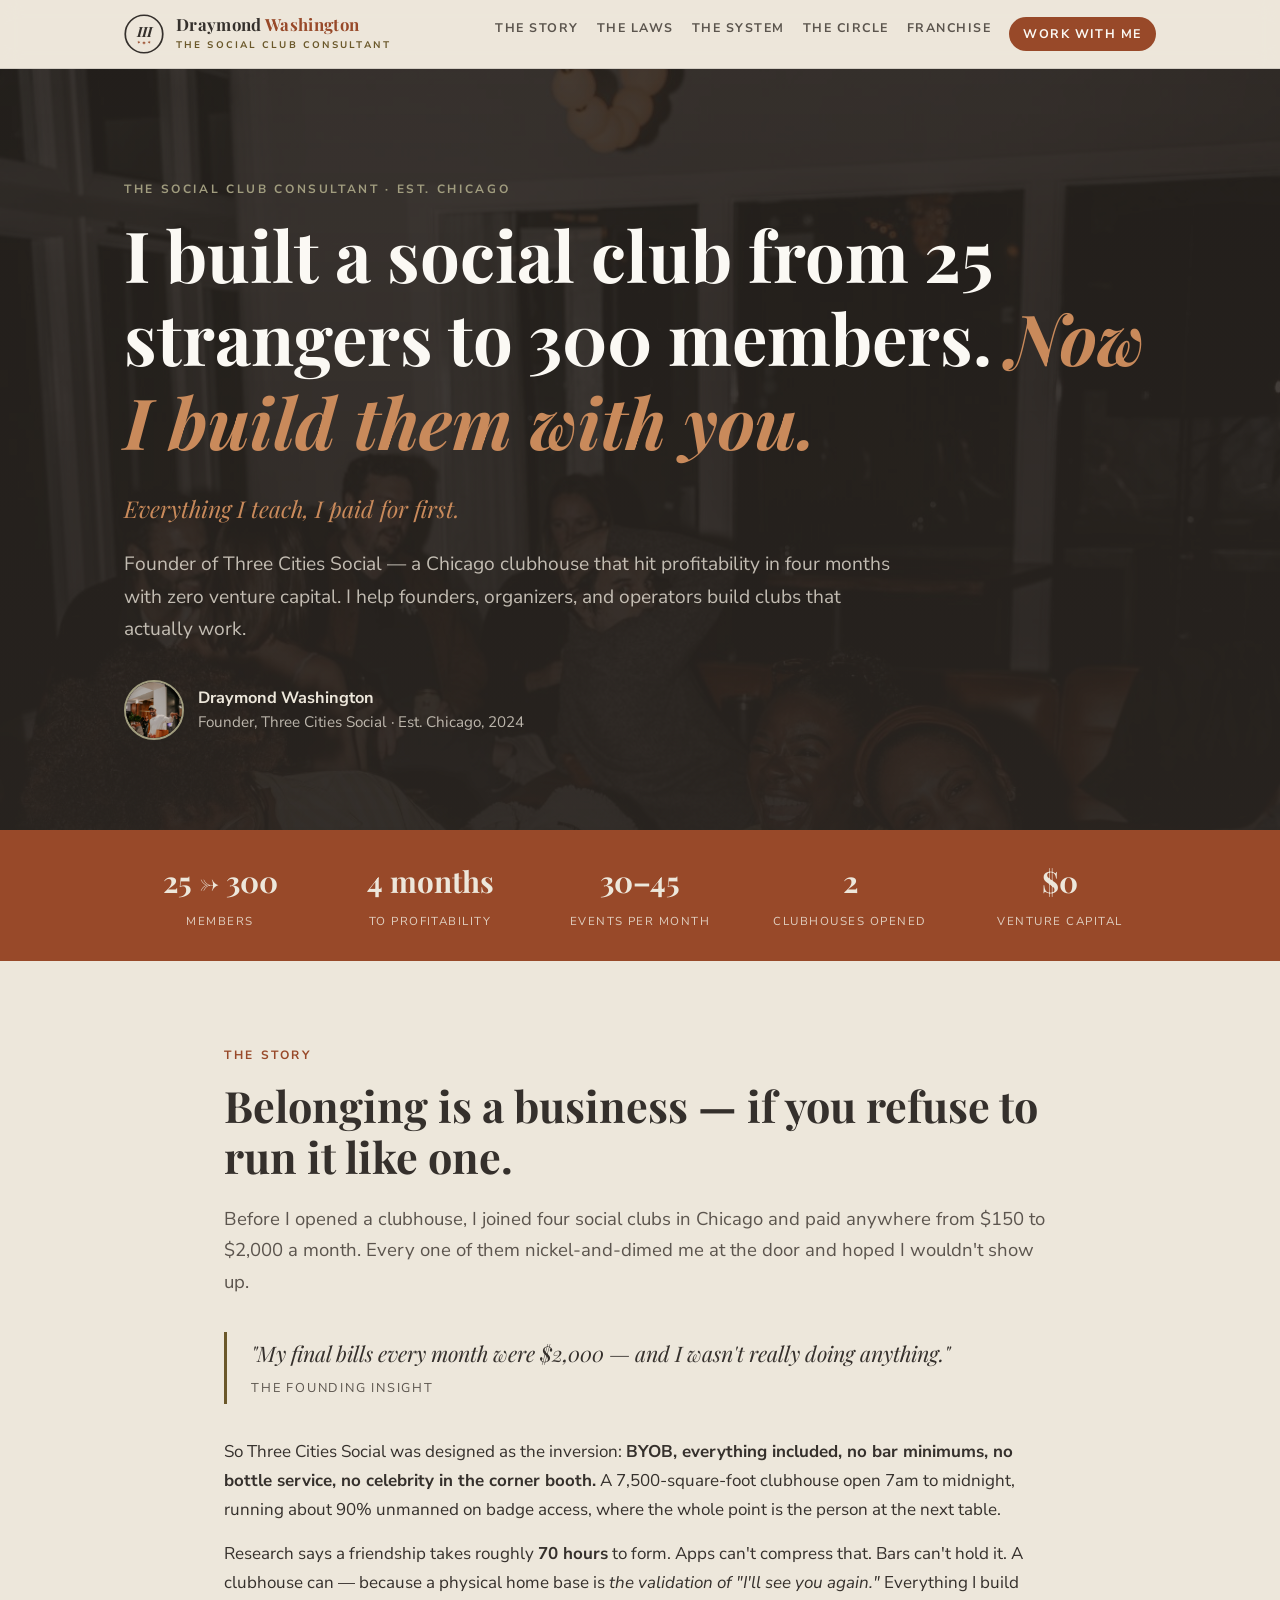
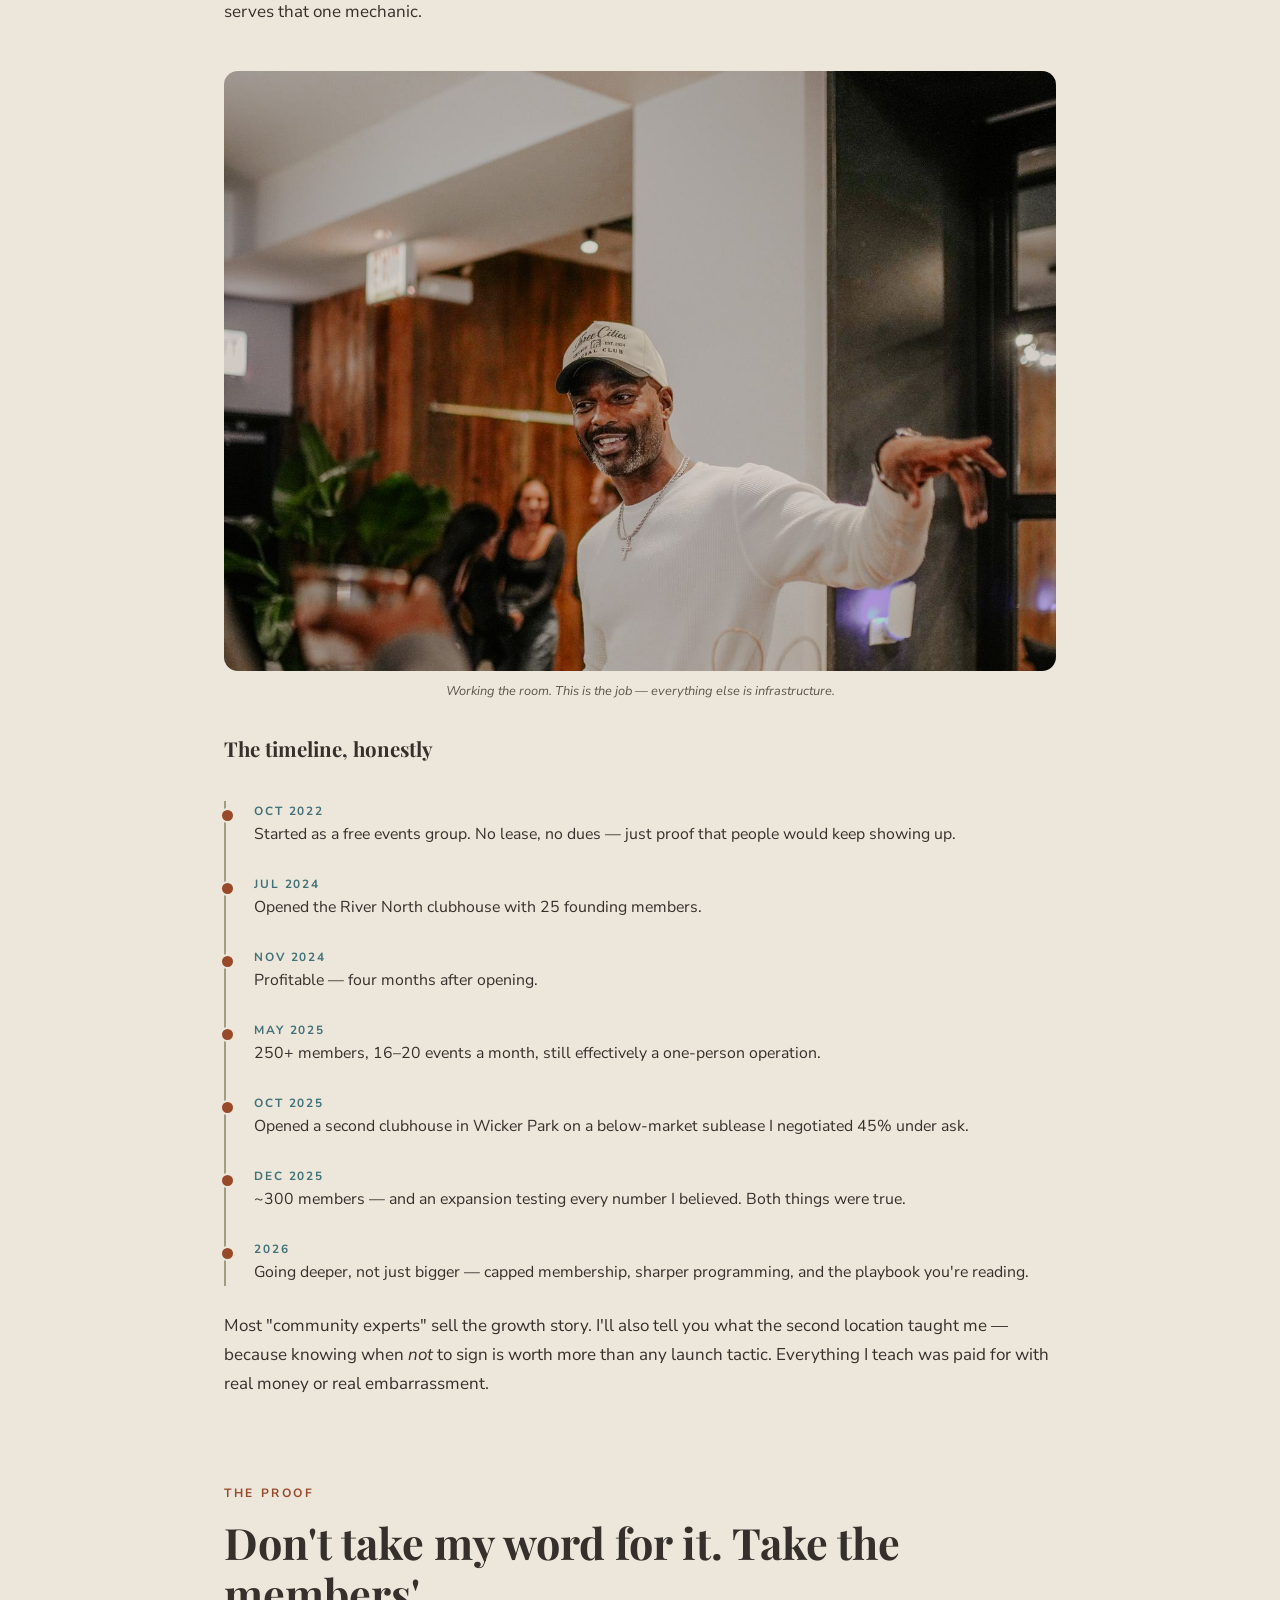
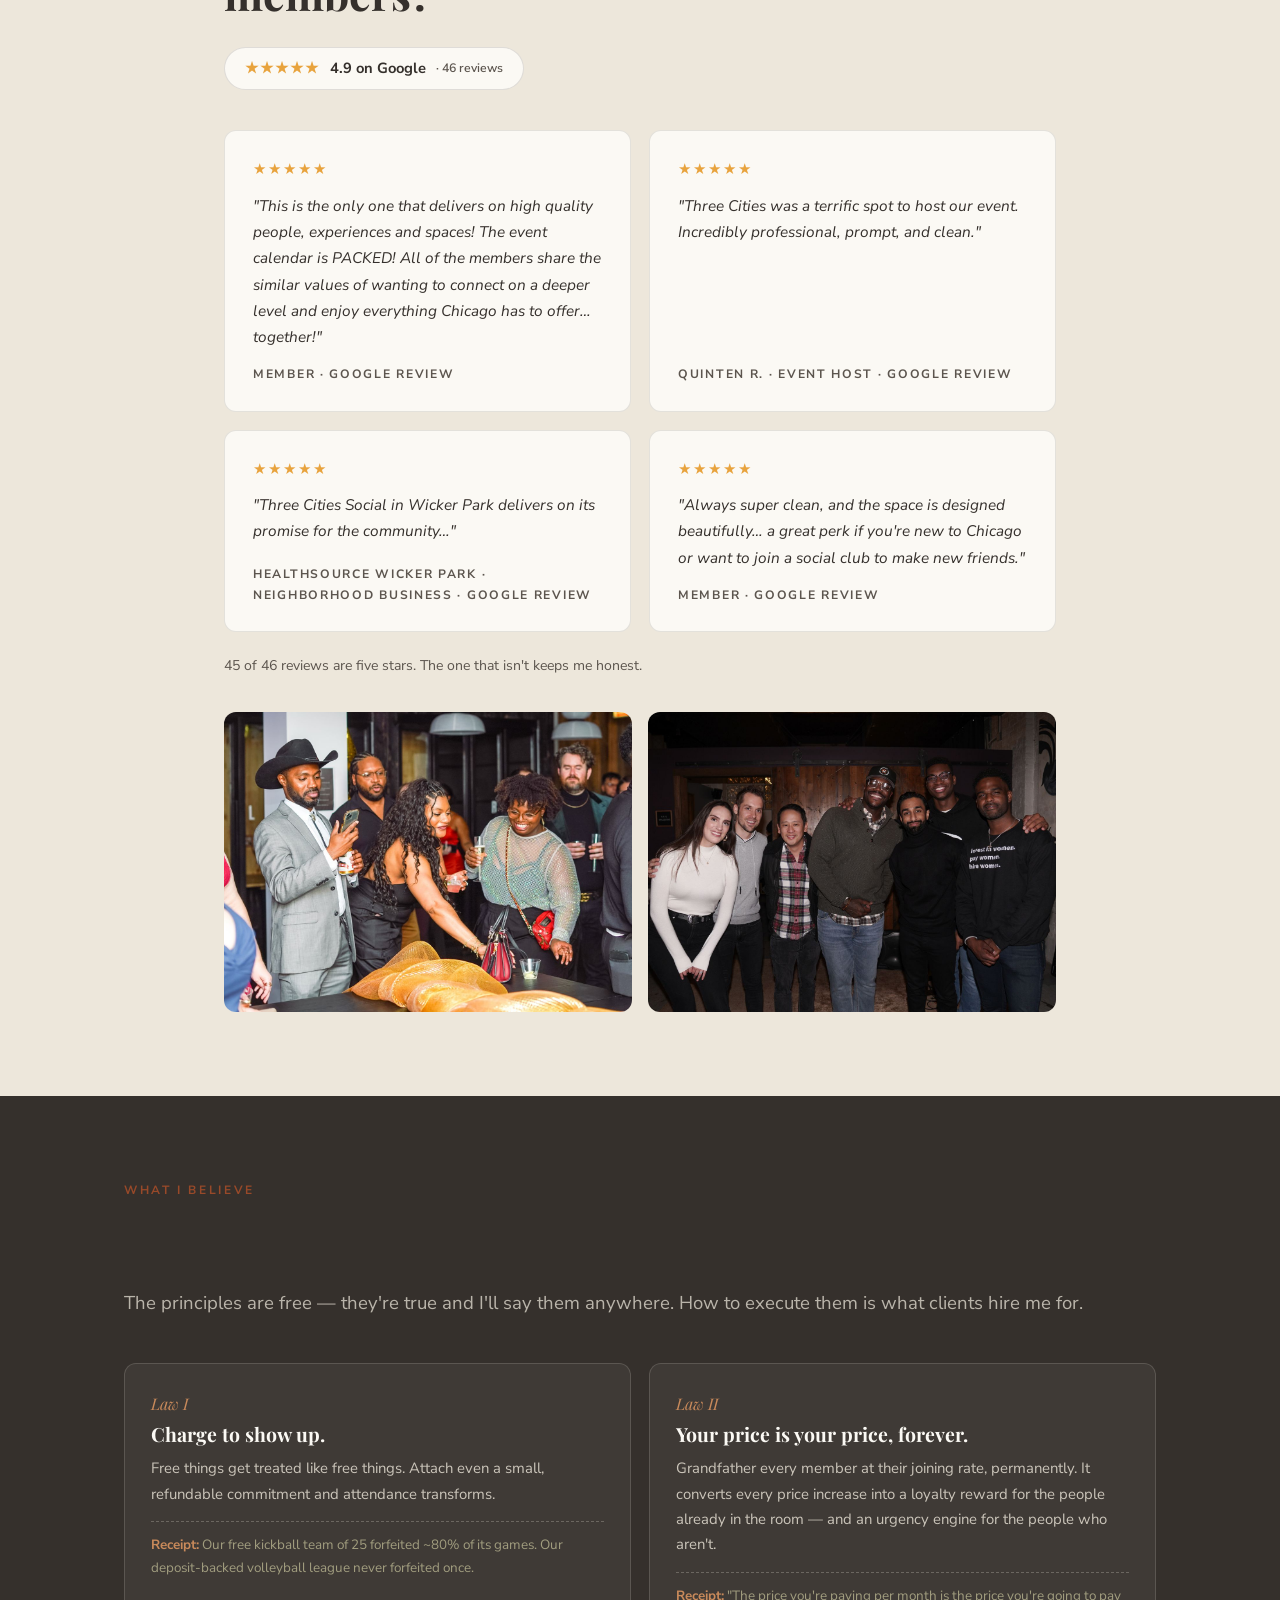
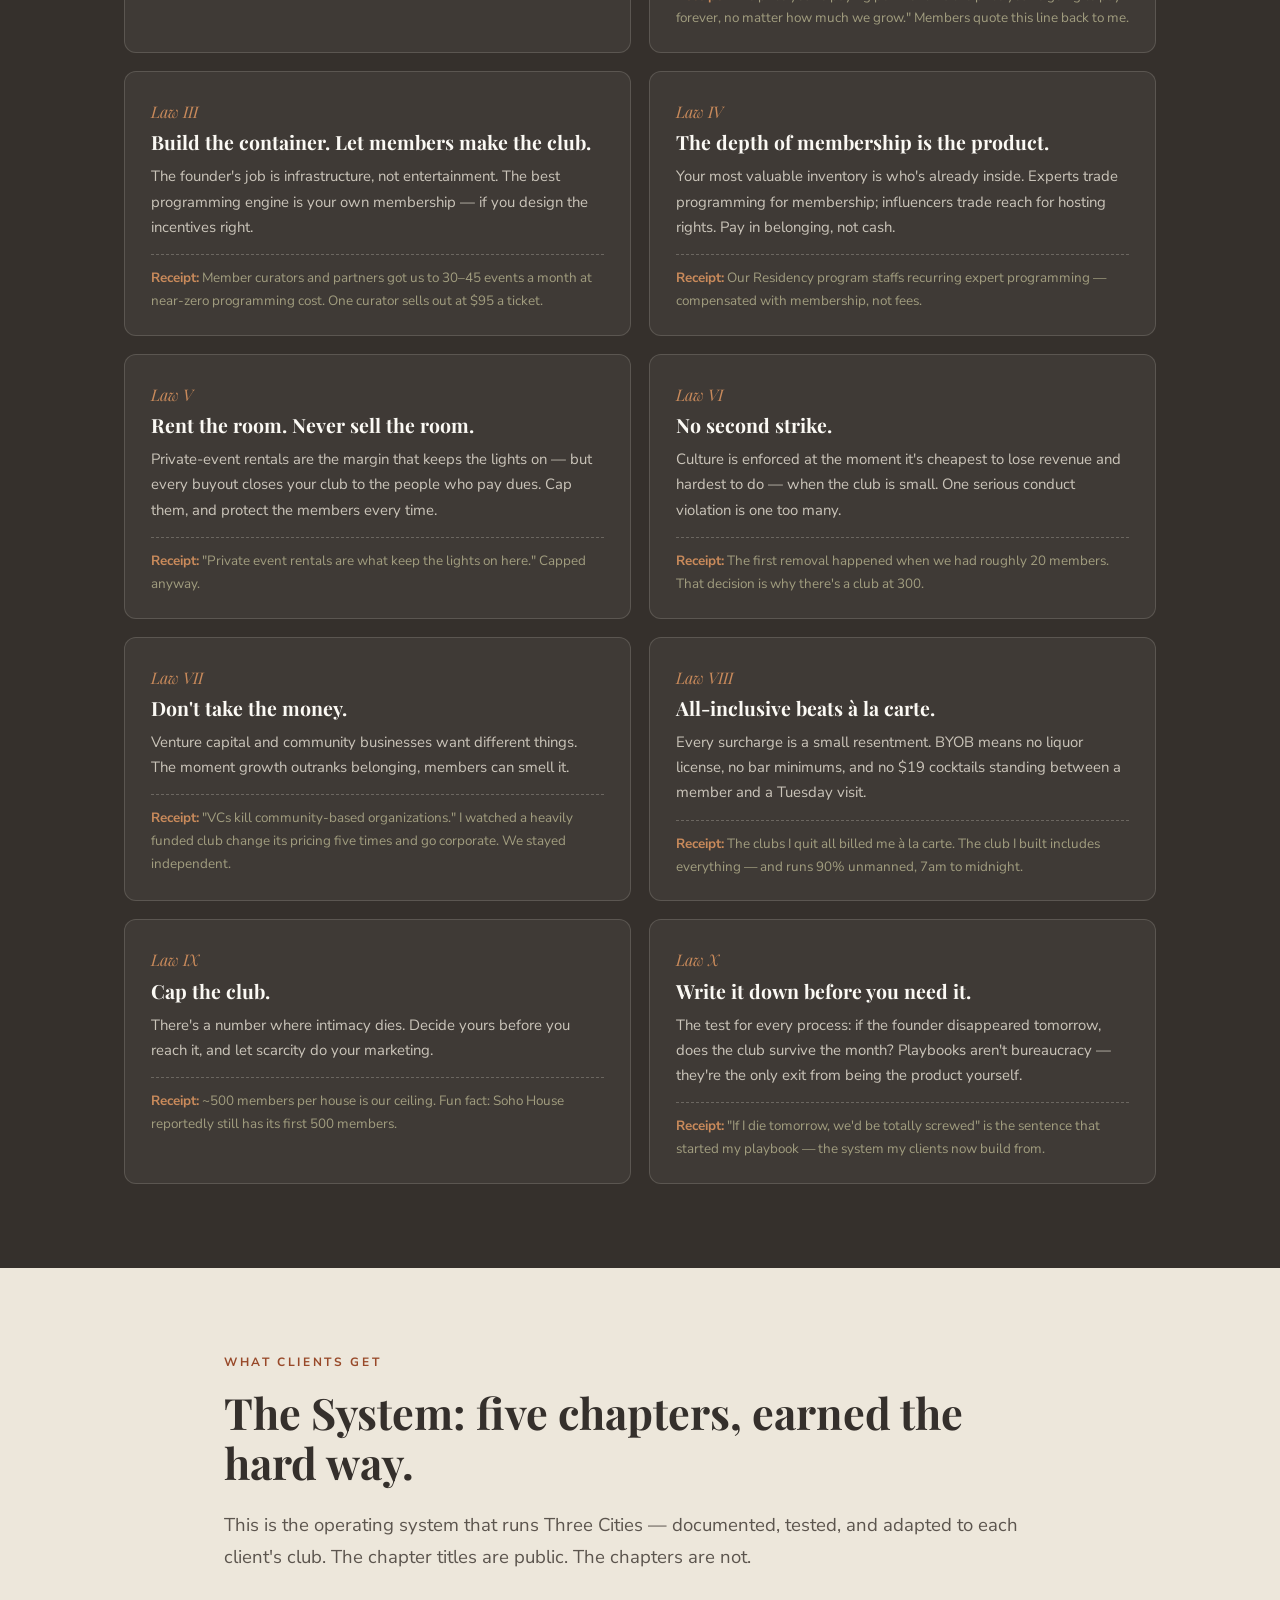
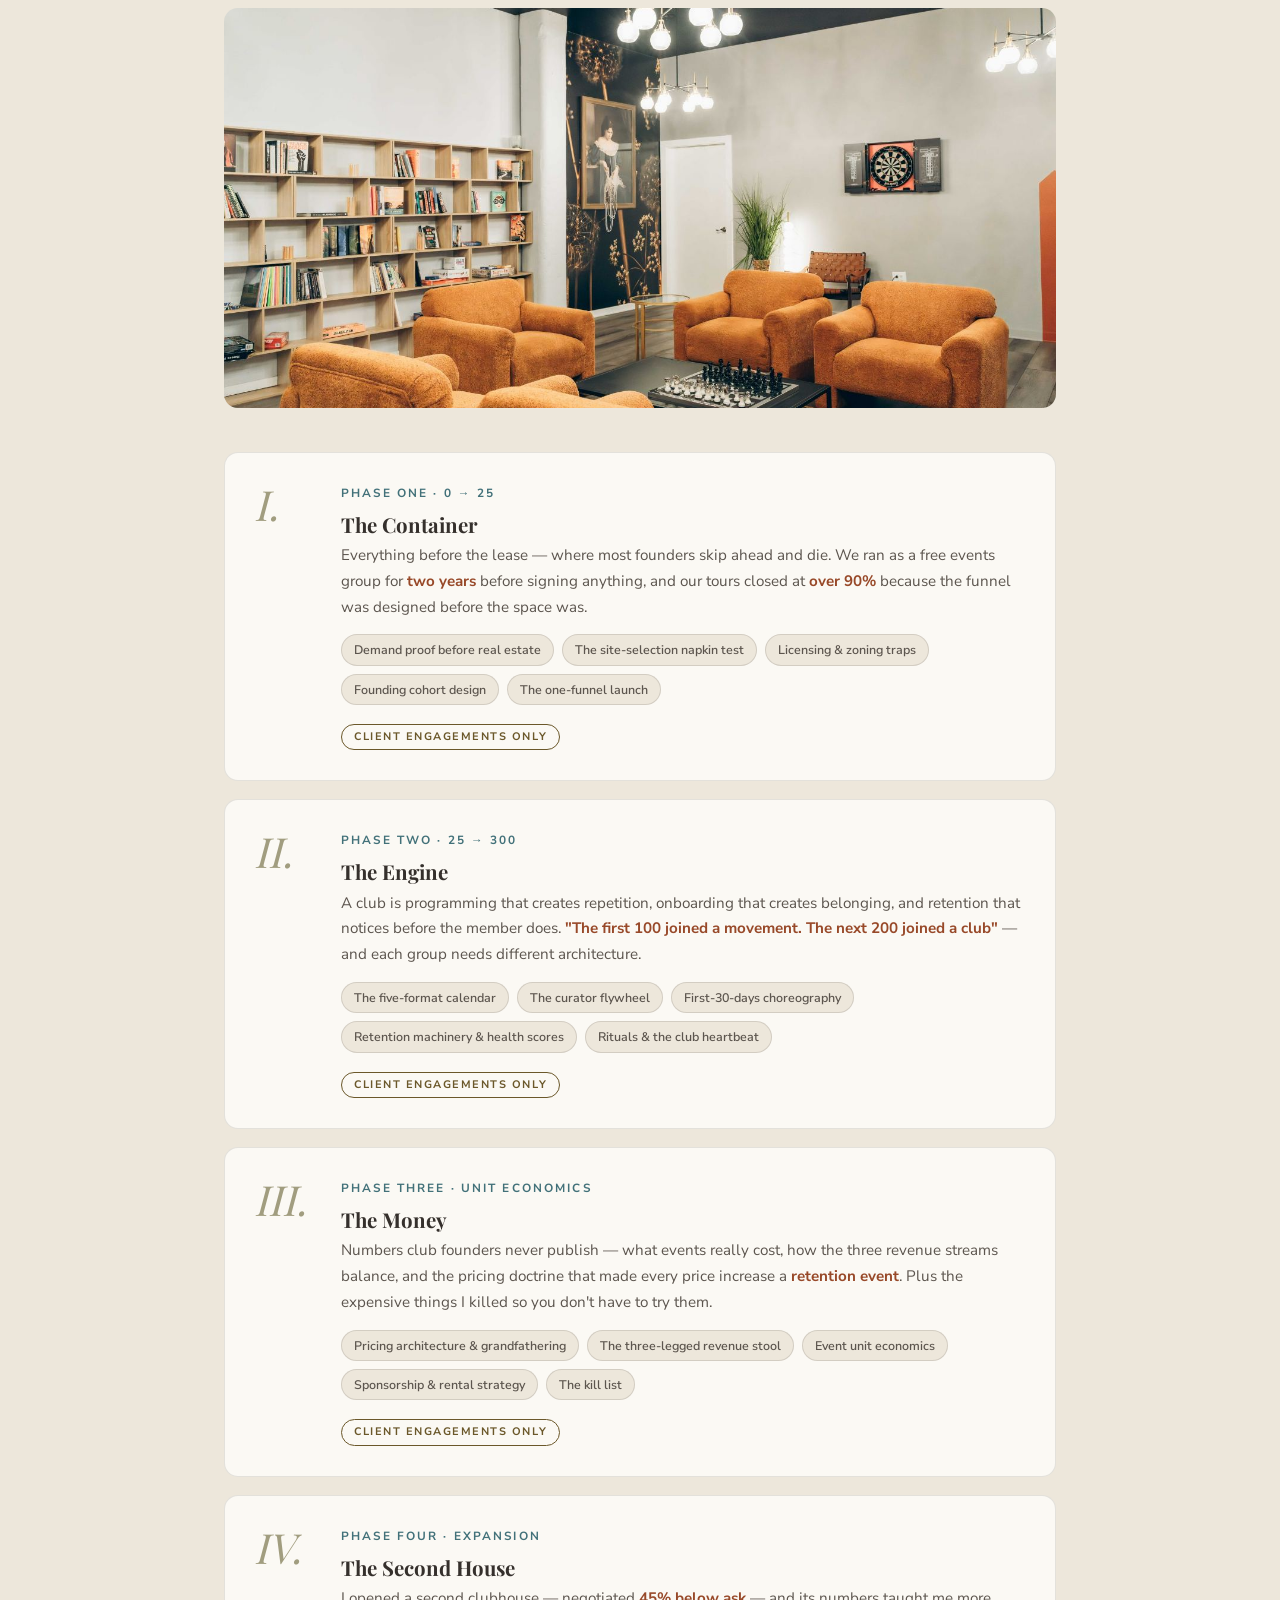
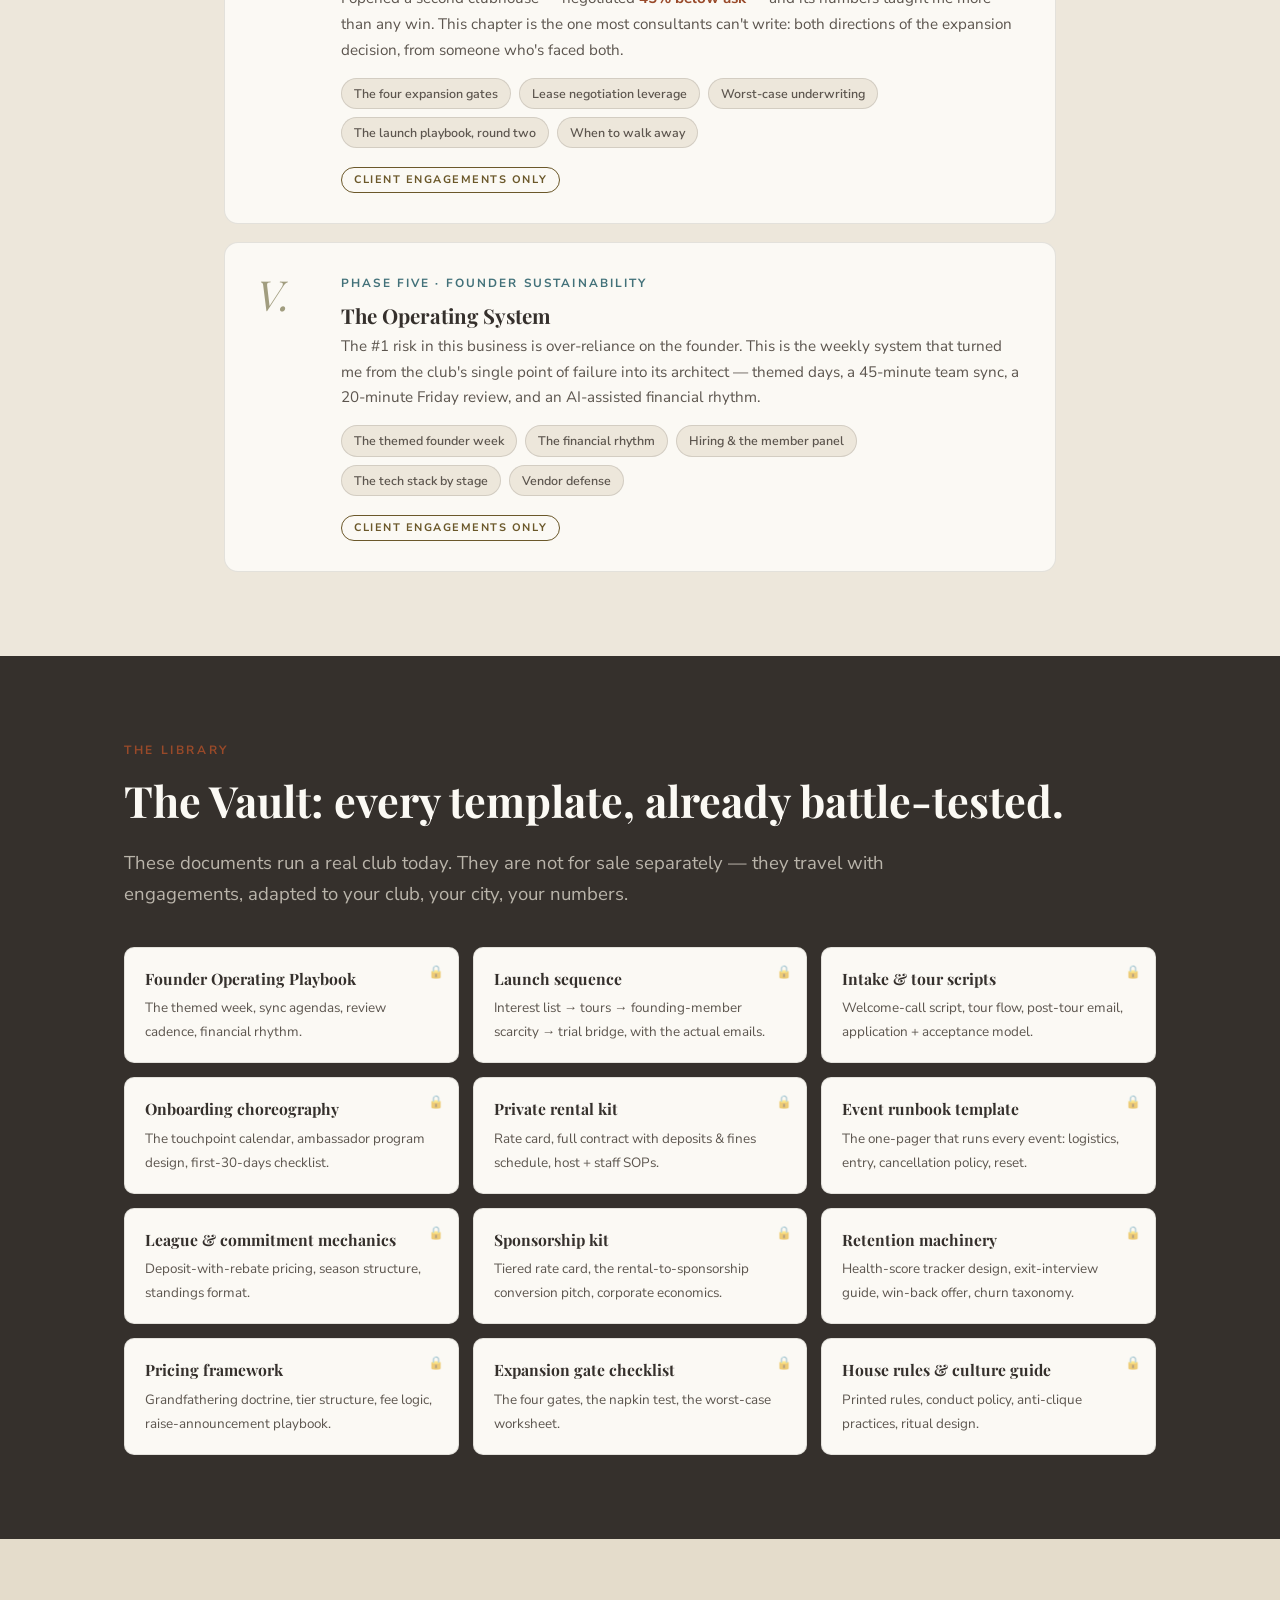
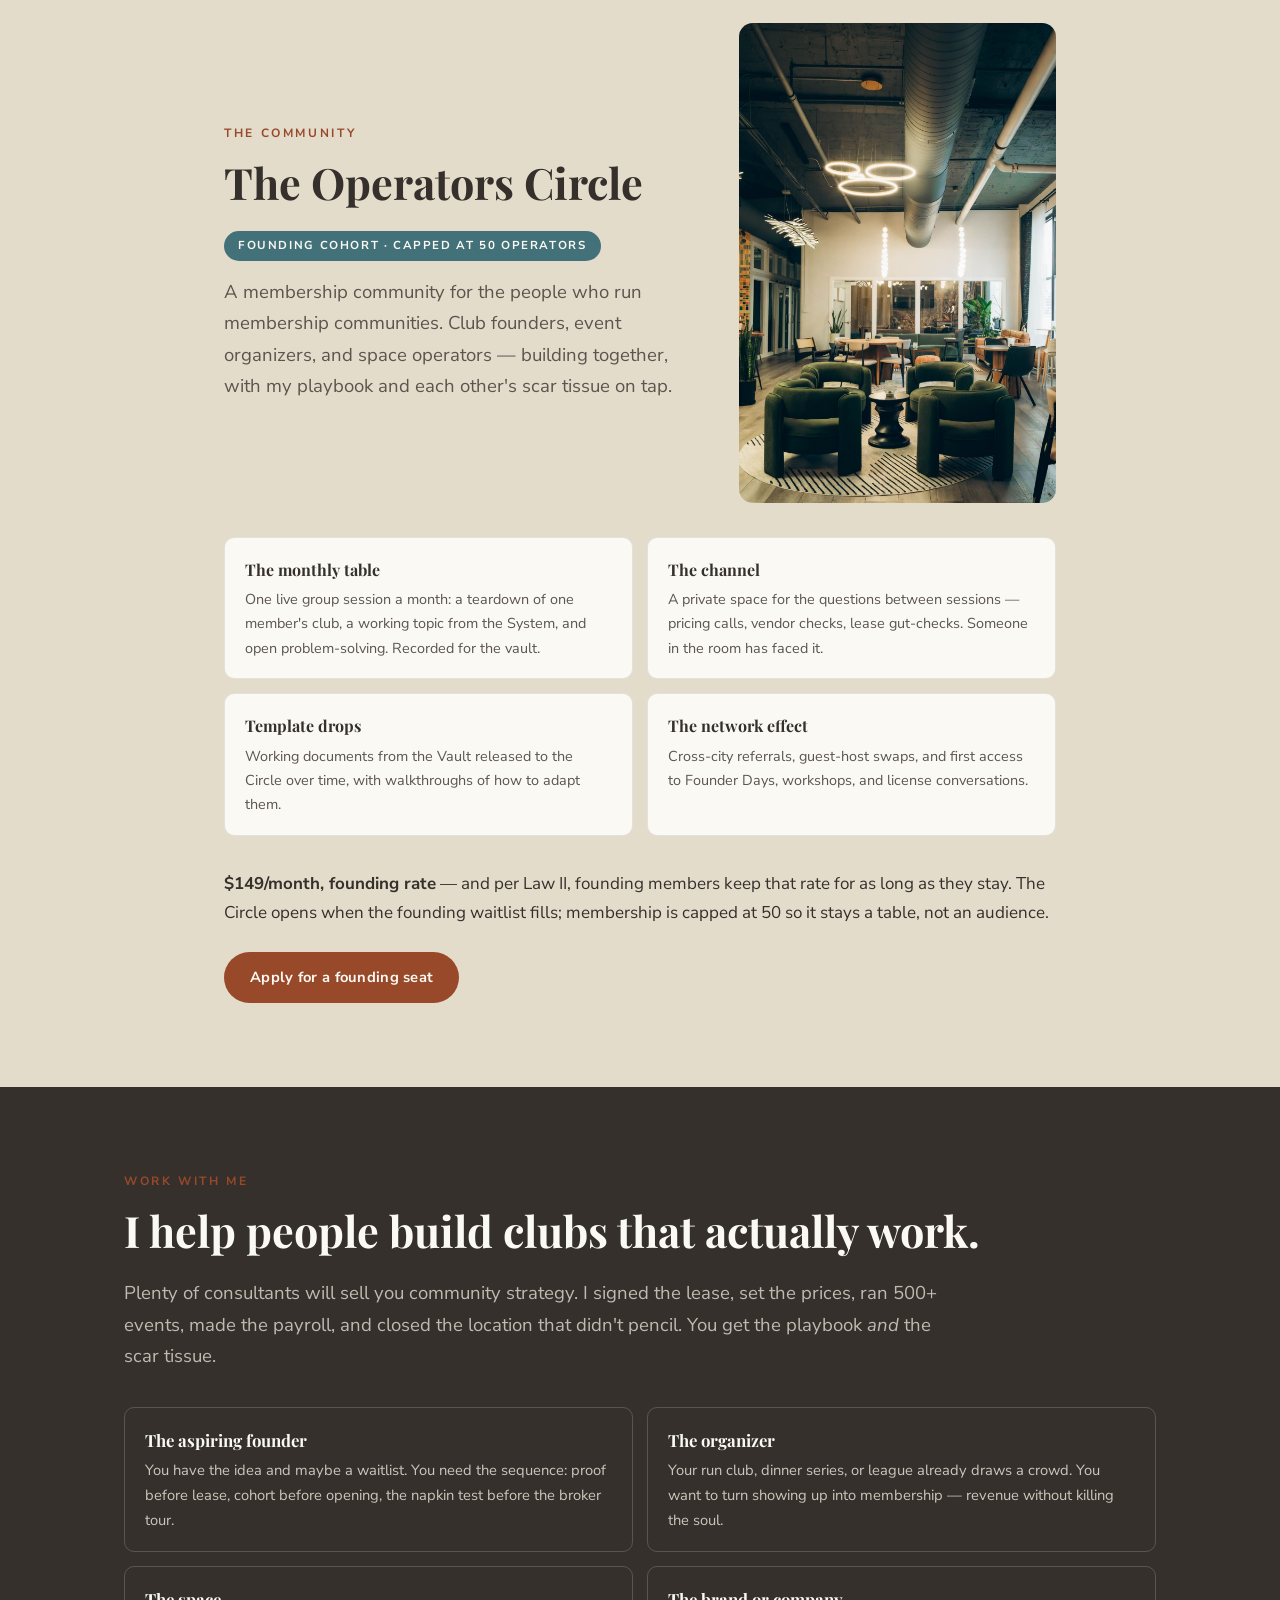
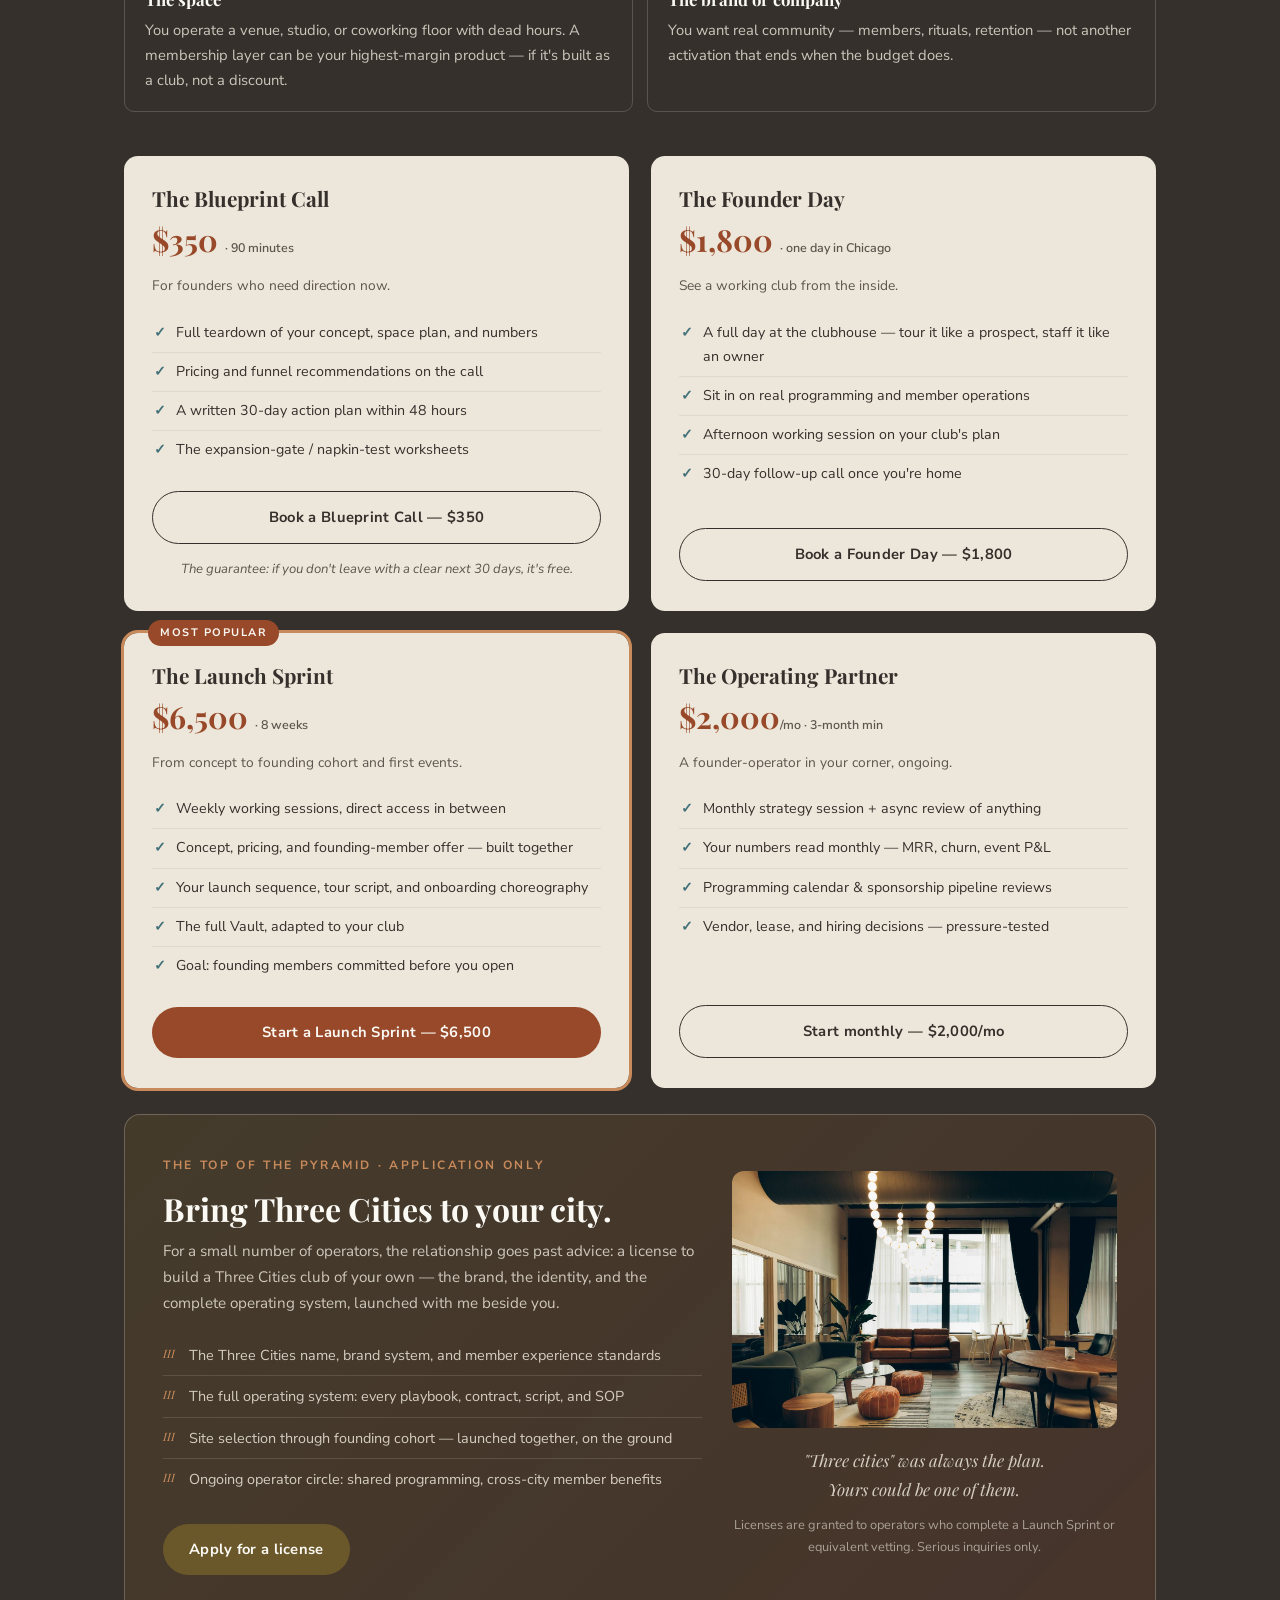
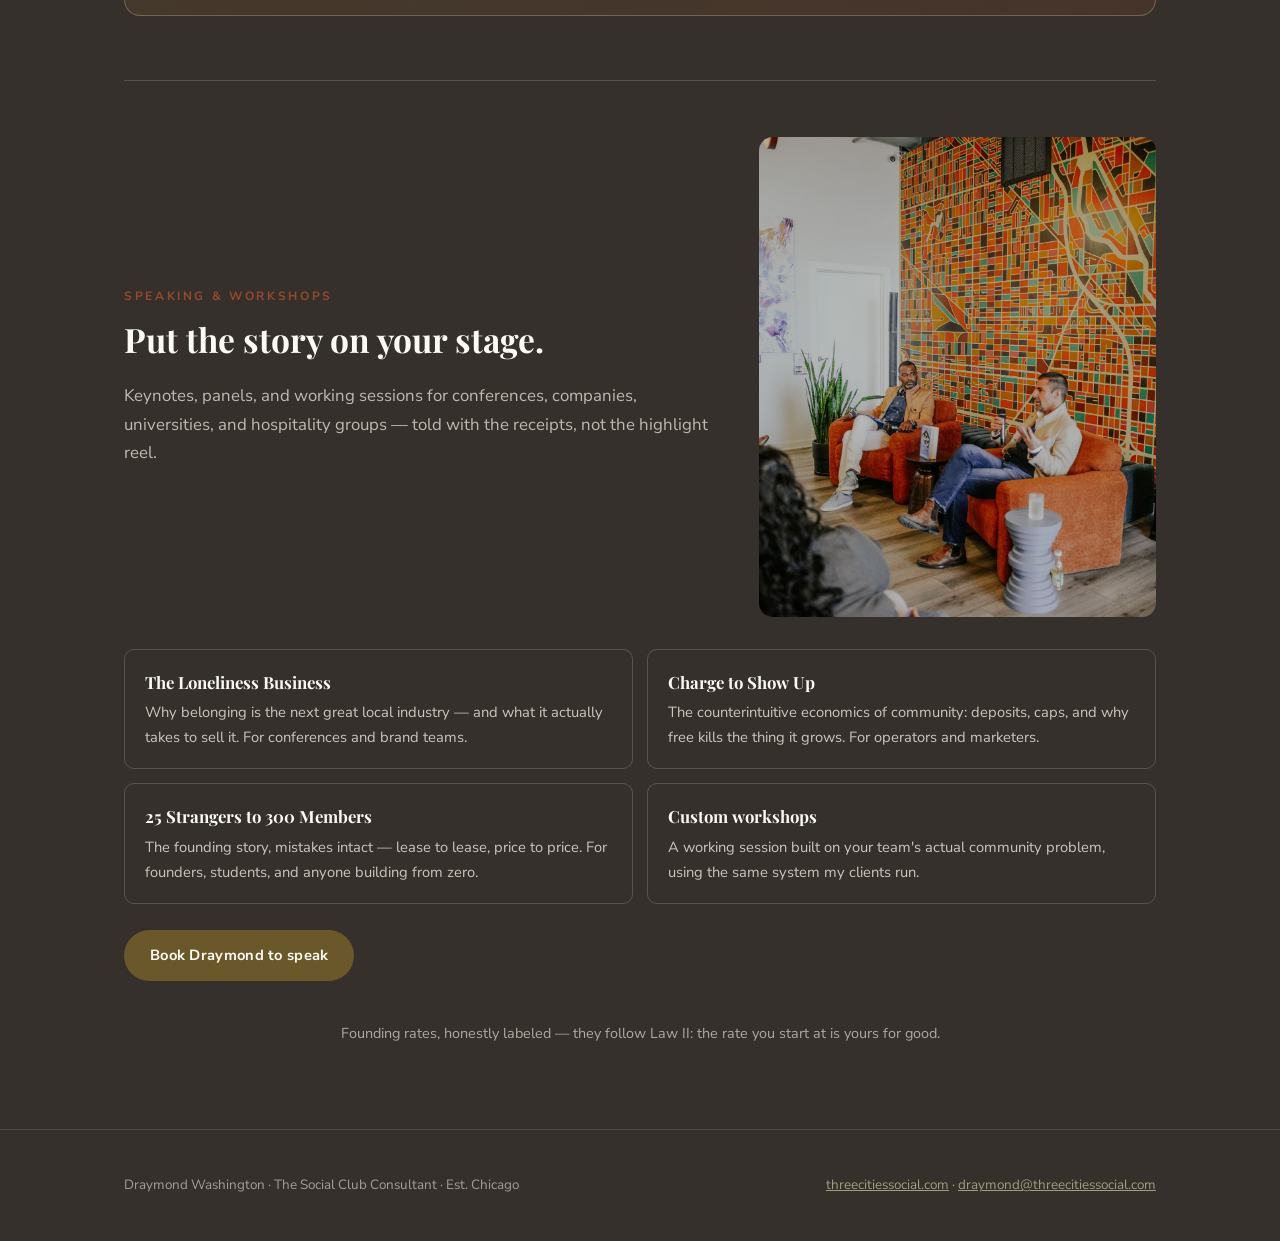
<file: index (52).html>
<!DOCTYPE html>
<html lang="en">
<head>
<meta charset="UTF-8">
<meta name="viewport" content="width=device-width, initial-scale=1.0">
<title>Draymond Washington — The Social Club Consultant</title>
<meta name="description" content="I built Three Cities Social from 25 strangers to 300 members — profitable in 4 months, no venture capital. I help founders, organizers, and operators build clubs that work. Advisory, launch sprints, and franchise licensing.">
<link rel="canonical" href="https://thesocialclubconsultant.com/">
<link rel="icon" href="data:image/svg+xml,%3Csvg xmlns='http://www.w3.org/2000/svg' viewBox='0 0 64 64'%3E%3Ccircle cx='32' cy='32' r='30' fill='%2335302C'/%3E%3Ccircle cx='32' cy='32' r='26' fill='none' stroke='%23A19D7F' stroke-width='2'/%3E%3Ctext x='32' y='36' text-anchor='middle' font-family='Georgia,serif' font-style='italic' font-weight='bold' font-size='20' fill='%23EDE7DB'%3EIII%3C/text%3E%3Ccircle cx='22' cy='46' r='2.5' fill='%23C98A5B'/%3E%3Ccircle cx='32' cy='47.5' r='3' fill='%23C98A5B'/%3E%3Ccircle cx='42' cy='46' r='2.5' fill='%23C98A5B'/%3E%3C/svg%3E">
<meta property="og:type" content="website">
<meta property="og:url" content="https://thesocialclubconsultant.com/">
<meta property="og:site_name" content="The Social Club Consultant">
<meta property="og:title" content="Draymond Washington — The Social Club Consultant">
<meta property="og:description" content="25 strangers to 300 members, profitable in 4 months, $0 VC. Everything I teach, I paid for first.">
<meta property="og:image" content="https://thesocialclubconsultant.com/og-card.png">
<meta property="og:image:width" content="1200">
<meta property="og:image:height" content="630">
<meta name="twitter:card" content="summary_large_image">
<meta name="twitter:title" content="Draymond Washington — The Social Club Consultant">
<meta name="twitter:description" content="25 strangers to 300 members, profitable in 4 months, $0 VC. Everything I teach, I paid for first.">
<meta name="twitter:image" content="https://thesocialclubconsultant.com/og-card.png">
<link rel="preconnect" href="https://fonts.googleapis.com">
<link rel="preconnect" href="https://fonts.gstatic.com" crossorigin>
<link href="https://fonts.googleapis.com/css2?family=Playfair+Display:ital,wght@0,400;0,600;0,700;1,400&family=Nunito+Sans:ital,wght@0,300;0,400;0,600;0,700;1,400&display=swap" rel="stylesheet">
<style>
  :root {
    --paper: #EDE7DB;
    --paper-deep: #E4DCCB;
    --ink: #35302C;
    --ink-soft: #5C554E;
    --ocean: #427179;
    --gold: #6B582A;
    --autumn: #984929;
    --clay: #A19D7F;
    --white: #FBF9F4;
    --serif: 'Playfair Display', Georgia, 'Times New Roman', serif;
    --sans: 'Nunito Sans', 'Avenir Next', 'Segoe UI', sans-serif;
  }
  * { margin: 0; padding: 0; box-sizing: border-box; }
  html { scroll-behavior: smooth; scroll-padding-top: 76px; }
  body {
    font-family: var(--sans);
    background: var(--paper);
    color: var(--ink);
    line-height: 1.7;
    font-size: 17px;
  }
  ::selection { background: var(--ocean); color: var(--white); }

  /* ---------- Nav ---------- */
  nav {
    position: sticky; top: 0; z-index: 50;
    background: rgba(237,231,219,.92);
    backdrop-filter: blur(10px);
    border-bottom: 1px solid rgba(53,48,44,.14);
  }
  .nav-inner {
    max-width: 1080px; margin: 0 auto; padding: 14px 24px;
    display: flex; align-items: center; justify-content: space-between; gap: 16px;
  }
  .nav-mark {
    white-space: nowrap;
    display: flex; align-items: center; gap: 12px; text-decoration: none; color: var(--ink);
  }
  .nav-mark svg { flex: none; display: block; }
  .nav-mark .nm-name { font-family: var(--serif); font-weight: 700; font-size: 1.05rem; line-height: 1.15; letter-spacing: .02em; }
  .nav-mark .nm-name span { color: var(--autumn); }
  .nav-mark .nm-sub { font-family: var(--sans); font-weight: 700; font-size: .6rem; letter-spacing: .22em; color: var(--gold); text-transform: uppercase; margin-top: 2px; }
  .nav-links { display: flex; gap: 18px; flex-wrap: wrap; justify-content: flex-end; }
  .nav-links a {
    color: var(--ink-soft); text-decoration: none; font-size: .78rem;
    text-transform: uppercase; letter-spacing: .12em; font-weight: 700;
  }
  .nav-links a:hover { color: var(--autumn); }
  .nav-links a.cta { color: var(--white); background: var(--autumn); padding: 6px 14px; border-radius: 999px; }
  .nav-links a.cta:hover { background: var(--gold); color: var(--white); }
  @media (max-width: 900px) { .nav-links a:not(.cta) { display: none; } }

  /* ---------- Shared ---------- */
  .wrap { max-width: 880px; margin: 0 auto; padding: 0 24px; }
  .wrap-wide { max-width: 1080px; margin: 0 auto; padding: 0 24px; }
  section { padding: 84px 0; }
  .kicker {
    font-size: .75rem; text-transform: uppercase; letter-spacing: .22em;
    font-weight: 700; color: var(--autumn); margin-bottom: 14px;
  }
  h1, h2, h3 { font-family: var(--serif); line-height: 1.18; }
  h2 { font-size: clamp(1.9rem, 4.4vw, 2.7rem); font-weight: 700; margin-bottom: 22px; }
  h3 { font-size: 1.28rem; font-weight: 700; margin: 34px 0 10px; }
  p + p { margin-top: 16px; }
  .lede { font-size: 1.16rem; color: var(--ink-soft); }
  em { font-style: italic; }
  .divider {
    max-width: 880px; margin: 0 auto; padding: 0 24px;
    display: flex; align-items: center; gap: 14px; color: var(--clay);
  }
  .divider::before, .divider::after { content: ""; flex: 1; border-top: 1px solid rgba(53,48,44,.16); }
  .divider svg { flex: none; }

  .pull {
    border-left: 3px solid var(--gold);
    padding: 6px 0 6px 24px; margin: 34px 0;
    font-family: var(--serif); font-size: 1.34rem; font-style: italic; line-height: 1.45;
    color: var(--ink);
  }
  .pull cite { display: block; font-family: var(--sans); font-style: normal; font-size: .8rem; text-transform: uppercase; letter-spacing: .14em; color: var(--ink-soft); margin-top: 10px; }

  /* ---------- Hero ---------- */
  header.hero {
    background:
      linear-gradient(180deg, rgba(42,37,33,.82) 0%, rgba(42,37,33,.9) 70%, rgba(42,37,33,.96) 100%),
      url('trivia.jpg') center 28% / cover no-repeat;
    background-color: var(--ink);
    color: var(--paper);
    padding: 110px 0 0; overflow: hidden; position: relative;
  }
  .hero-inner { max-width: 1080px; margin: 0 auto; padding: 0 24px 90px; position: relative; }
  .hero .kicker { color: var(--clay); }
  .hero h1 {
    font-size: clamp(2.5rem, 6.4vw, 4.4rem); font-weight: 700; max-width: 15em;
    margin-bottom: 26px; color: var(--white);
  }
  .hero h1 .accent { color: #C98A5B; font-style: italic; }
  .hero .lede { color: rgba(237,231,219,.78); max-width: 40em; font-size: 1.2rem; }
  .hero-byline { margin-top: 34px; display: flex; align-items: center; gap: 14px; }
  .hero-byline .founder-avatar {
    width: 60px; height: 60px; border: 2px solid var(--clay); border-radius: 50%;
    object-fit: cover; object-position: center 20%; flex: none; display: block;
  }
  .hero-byline p { font-size: .95rem; color: rgba(237,231,219,.75); line-height: 1.45; }
  .hero-byline p strong { color: var(--paper); display: block; font-size: 1.02rem; }
  .statbar { background: var(--autumn); color: var(--paper); }
  .statbar-inner {
    max-width: 1080px; margin: 0 auto; padding: 26px 24px;
    display: grid; grid-template-columns: repeat(5, 1fr); gap: 18px; text-align: center;
  }
  .statbar b { display: block; font-family: var(--serif); font-size: clamp(1.3rem, 2.6vw, 1.85rem); font-weight: 700; }
  .statbar small { font-size: .72rem; text-transform: uppercase; letter-spacing: .13em; opacity: .85; }
  @media (max-width: 760px) { .statbar-inner { grid-template-columns: repeat(2, 1fr); } .statbar-inner div:last-child { grid-column: span 2; } }

  /* ---------- Photos ---------- */
  .photoband img { width: 100%; height: 440px; object-fit: cover; object-position: center 46%; display: block; }
  @media (max-width: 700px) { .photoband img { height: 220px; } }
  .founder-figure { margin: 44px 0 8px; }
  .founder-figure img {
    width: 100%; max-height: 600px; object-fit: cover; object-position: center 28%;
    border-radius: 14px; display: block;
  }
  .founder-figure figcaption { font-size: .8rem; color: var(--ink-soft); margin-top: 10px; text-align: center; font-style: italic; }

  /* ---------- Timeline ---------- */
  .timeline { margin: 40px 0 8px; border-left: 2px solid var(--clay); padding-left: 28px; }
  .tl-item { position: relative; padding-bottom: 26px; }
  .tl-item:last-child { padding-bottom: 0; }
  .tl-item::before {
    content: ""; position: absolute; left: -34.5px; top: 7px;
    width: 11px; height: 11px; border-radius: 50%; background: var(--autumn);
    border: 2px solid var(--paper);
  }
  .tl-item .when { font-size: .74rem; text-transform: uppercase; letter-spacing: .16em; font-weight: 700; color: var(--ocean); }
  .tl-item .what { font-size: .99rem; }

  /* ---------- Testimonials ---------- */
  .gbadge {
    display: inline-flex; align-items: center; gap: 10px;
    background: var(--white); border: 1px solid rgba(53,48,44,.14); border-radius: 999px;
    padding: 8px 20px; font-size: .92rem; font-weight: 700; margin-top: 6px;
  }
  .gbadge .stars { color: #E8A33D; letter-spacing: 2px; }
  .gbadge small { font-weight: 600; color: var(--ink-soft); }
  .quotes { display: grid; grid-template-columns: repeat(2, 1fr); gap: 18px; margin-top: 40px; }
  @media (max-width: 760px) { .quotes { grid-template-columns: 1fr; } }
  .quote {
    background: var(--white); border: 1px solid rgba(53,48,44,.12); border-radius: 12px;
    padding: 26px 28px; display: flex; flex-direction: column;
  }
  .quote .stars { color: #E8A33D; letter-spacing: 2px; font-size: .95rem; margin-bottom: 10px; }
  .quote p { font-size: .96rem; font-style: italic; flex: 1; }
  .quote cite { display: block; margin-top: 14px; font-style: normal; font-size: .76rem; text-transform: uppercase; letter-spacing: .14em; color: var(--ink-soft); font-weight: 700; }
  .proof-photos { display: grid; grid-template-columns: 1fr 1fr; gap: 16px; margin-top: 34px; }
  .proof-photos img { width: 100%; height: 300px; object-fit: cover; border-radius: 12px; display: block; }
  @media (max-width: 700px) { .proof-photos { grid-template-columns: 1fr; } .proof-photos img { height: 220px; } }

  /* ---------- Circle ---------- */
  .circle-section { background: var(--paper-deep); }
  .circle-grid { display: grid; grid-template-columns: repeat(2, 1fr); gap: 14px; margin: 34px 0; }
  @media (max-width: 720px) { .circle-grid { grid-template-columns: 1fr; } }
  .circle-grid > div {
    background: var(--white); border: 1px solid rgba(53,48,44,.12); border-radius: 10px;
    padding: 18px 20px; font-size: .9rem; color: var(--ink-soft);
  }
  .circle-grid b { display: block; font-family: var(--serif); font-size: 1rem; color: var(--ink); margin-bottom: 4px; }
  .founding-chip {
    display: inline-block; background: var(--ocean); color: var(--white); border-radius: 999px;
    font-size: .72rem; font-weight: 700; text-transform: uppercase; letter-spacing: .14em; padding: 5px 14px; margin-bottom: 16px;
  }

  /* ---------- Laws ---------- */
  .laws-section { background: var(--ink); color: var(--paper); }
  .laws-section h2, .laws-section h3 { color: var(--white); }
  .laws-section .lede { color: rgba(237,231,219,.72); }
  .laws { display: grid; grid-template-columns: 1fr 1fr; gap: 18px; margin-top: 44px; }
  @media (max-width: 760px) { .laws { grid-template-columns: 1fr; } }
  .law {
    background: rgba(251,249,244,.05); border: 1px solid rgba(237,231,219,.16);
    border-radius: 12px; padding: 26px 26px 22px;
  }
  .law .num { font-family: var(--serif); font-style: italic; font-size: 1rem; color: #C98A5B; }
  .law h3 { margin: 6px 0 10px; font-size: 1.22rem; }
  .law p { font-size: .93rem; color: rgba(237,231,219,.8); }
  .law .receipt { margin-top: 14px; padding-top: 12px; border-top: 1px dashed rgba(237,231,219,.25); font-size: .84rem; color: var(--clay); }
  .law .receipt b { color: #C98A5B; font-weight: 700; }

  /* ---------- System (gated chapters) ---------- */
  .lock-chip {
    display: inline-flex; align-items: center; gap: 6px;
    font-size: .68rem; font-weight: 700; text-transform: uppercase; letter-spacing: .14em;
    color: var(--gold); border: 1px solid var(--gold); border-radius: 999px; padding: 3px 12px;
  }
  .sys { display: grid; grid-template-columns: 1fr; gap: 18px; margin-top: 44px; }
  .sys-chapter {
    background: var(--white); border: 1px solid rgba(53,48,44,.12); border-radius: 14px;
    padding: 30px 32px; display: grid; grid-template-columns: 64px 1fr; gap: 20px;
  }
  @media (max-width: 640px) { .sys-chapter { grid-template-columns: 1fr; } }
  .sys-num { font-family: var(--serif); font-style: italic; font-size: 2.6rem; color: var(--clay); line-height: 1; }
  .sys-chapter h3 { margin: 0 0 6px; }
  .sys-chapter .range { font-size: .74rem; text-transform: uppercase; letter-spacing: .18em; font-weight: 700; color: var(--ocean); margin-bottom: 10px; }
  .sys-chapter p.tease { font-size: .95rem; color: var(--ink-soft); margin-bottom: 14px; }
  .sys-chapter p.tease b { color: var(--autumn); }
  .sys-inside { display: flex; flex-wrap: wrap; gap: 8px; margin-bottom: 16px; }
  .sys-inside span {
    font-size: .78rem; font-weight: 600; color: var(--ink-soft);
    background: var(--paper); border: 1px solid rgba(53,48,44,.14); border-radius: 999px; padding: 4px 12px;
  }

  /* ---------- Vault ---------- */
  .vault { display: grid; grid-template-columns: repeat(3, 1fr); gap: 14px; margin-top: 36px; }
  @media (max-width: 860px) { .vault { grid-template-columns: repeat(2, 1fr); } }
  @media (max-width: 560px) { .vault { grid-template-columns: 1fr; } }
  .vault-item {
    background: var(--white); border: 1px solid rgba(53,48,44,.12); border-radius: 10px;
    padding: 18px 20px; font-size: .88rem; position: relative;
  }
  .vault-item b { display: block; font-family: var(--serif); font-size: .98rem; margin-bottom: 4px; padding-right: 26px; color: var(--ink); }
  .vault-item span { color: var(--ink-soft); font-size: .84rem; }
  .vault-item::after {
    content: "🔒"; position: absolute; top: 14px; right: 14px; font-size: .8rem; opacity: .55;
  }

  /* ---------- Offer ---------- */
  .offer-section { background: var(--ink); color: var(--paper); }
  .offer-section h2 { color: var(--white); }
  .offer-section .lede { color: rgba(237,231,219,.75); }
  .icp { display: grid; grid-template-columns: repeat(2, 1fr); gap: 14px; margin: 34px 0 10px; }
  @media (max-width: 720px) { .icp { grid-template-columns: 1fr; } }
  .icp div { border: 1px solid rgba(237,231,219,.2); border-radius: 10px; padding: 18px 20px; font-size: .92rem; color: rgba(237,231,219,.82); }
  .icp b { display: block; font-family: var(--serif); font-size: 1.05rem; color: var(--white); margin-bottom: 4px; }
  .tiers { display: grid; grid-template-columns: repeat(2, 1fr); gap: 22px; margin-top: 44px; }
  @media (max-width: 860px) { .tiers { grid-template-columns: 1fr; } }
  .tier {
    background: var(--paper); color: var(--ink); border-radius: 14px; padding: 30px 28px;
    display: flex; flex-direction: column;
  }
  .tier.feature { outline: 3px solid #C98A5B; position: relative; }
  .tier.feature::before {
    content: "Most popular"; position: absolute; top: -13px; left: 24px;
    background: var(--autumn); color: var(--white); font-size: .68rem; font-weight: 700;
    text-transform: uppercase; letter-spacing: .14em; padding: 4px 12px; border-radius: 999px;
  }
  .tier h3 { margin: 0 0 4px; font-size: 1.3rem; }
  .tier .price { font-family: var(--serif); font-size: 1.9rem; font-weight: 700; color: var(--autumn); }
  .tier .price small { font-family: var(--sans); font-size: .78rem; font-weight: 600; color: var(--ink-soft); }
  .tier p.sub { font-size: .86rem; color: var(--ink-soft); margin: 8px 0 16px; }
  .tier ul { list-style: none; margin: 0 0 22px; flex: 1; }
  .tier ul li { font-size: .89rem; padding: 7px 0 7px 24px; position: relative; border-bottom: 1px solid rgba(53,48,44,.08); }
  .tier ul li:last-child { border-bottom: none; }
  .tier ul li::before { content: "✓"; position: absolute; left: 2px; color: var(--ocean); font-weight: 700; }
  .btn {
    display: inline-block; text-align: center; text-decoration: none; font-weight: 700;
    font-size: .92rem; padding: 13px 26px; border-radius: 999px; letter-spacing: .02em;
  }
  .btn-solid { background: var(--autumn); color: var(--white); }
  .btn-solid:hover { background: var(--gold); }
  .btn-line { border: 1.5px solid var(--ink); color: var(--ink); }
  .btn-line:hover { border-color: var(--autumn); color: var(--autumn); }
  .btn-gold { background: var(--gold); color: var(--white); }
  .btn-gold:hover { background: var(--autumn); }
  .offer-foot { margin-top: 40px; text-align: center; font-size: .9rem; color: rgba(237,231,219,.66); }
  .offer-foot a { color: #C98A5B; }

  /* ---------- Franchise ---------- */
  .franchise {
    margin-top: 26px; border: 1px solid rgba(237,231,219,.25); border-radius: 16px;
    background: linear-gradient(135deg, rgba(107,88,42,.28), rgba(152,73,41,.18));
    padding: 40px 38px; display: grid; grid-template-columns: 1.4fr 1fr; gap: 30px; align-items: center;
  }
  @media (max-width: 820px) { .franchise { grid-template-columns: 1fr; } }
  .franchise .kicker { color: #C98A5B; }
  .franchise h3 { font-size: clamp(1.5rem, 3vw, 2rem); color: var(--white); margin: 0 0 12px; }
  .franchise p { font-size: .95rem; color: rgba(237,231,219,.82); }
  .franchise ul { list-style: none; margin: 0 0 24px; }
  .franchise ul li { font-size: .9rem; color: rgba(237,231,219,.85); padding: 8px 0 8px 26px; position: relative; border-bottom: 1px solid rgba(237,231,219,.14); }
  .franchise ul li:last-child { border-bottom: none; }
  .franchise ul li::before { content: "III"; position: absolute; left: 0; top: 9px; font-family: var(--serif); font-style: italic; font-size: .72rem; color: #C98A5B; }
  .franchise .side { text-align: center; }
  .franchise .side .seal-lg {
    width: 84px; height: 84px; border: 2px solid #C98A5B; border-radius: 50%;
    display: flex; align-items: center; justify-content: center; margin: 0 auto 18px;
    font-family: var(--serif); font-weight: 700; font-size: 1.7rem; color: var(--paper); letter-spacing: .04em;
  }
  .franchise .side p { font-size: .8rem; margin: 12px 0 0; color: rgba(237,231,219,.6); }

  /* ---------- Speaking ---------- */
  .speak-head { display: grid; grid-template-columns: 1.5fr 1fr; gap: 40px; align-items: center; }
  .speak-head img {
    width: 100%; height: 480px; object-fit: cover; object-position: center 42%;
    border-radius: 14px; display: block;
  }
  @media (max-width: 820px) {
    .speak-head { grid-template-columns: 1fr; gap: 26px; }
    .speak-head img { height: 360px; }
  }

  /* ---------- Motion ---------- */
  @media (prefers-reduced-motion: no-preference) {
    .reveal { opacity: 0; transform: translateY(16px); transition: opacity .65s ease, transform .65s ease; }
    .reveal.in { opacity: 1; transform: none; }
    .hero-inner > * { opacity: 0; transform: translateY(14px); animation: rise .7s ease forwards; }
    .hero-inner > *:nth-child(1) { animation-delay: .05s; }
    .hero-inner > *:nth-child(2) { animation-delay: .15s; }
    .hero-inner > *:nth-child(3) { animation-delay: .3s; }
    .hero-inner > *:nth-child(4) { animation-delay: .45s; }
    .hero-inner > *:nth-child(5) { animation-delay: .6s; }
    @keyframes rise { to { opacity: 1; transform: none; } }
    .law, .quote, .card, .tier, .vault-item, .sys-chapter, .icp > div, .circle-grid > div {
      transition: transform .25s ease, box-shadow .25s ease;
    }
    .law:hover, .quote:hover, .card:hover, .tier:hover, .vault-item:hover, .sys-chapter:hover, .icp > div:hover, .circle-grid > div:hover {
      transform: translateY(-4px); box-shadow: 0 14px 30px rgba(30,26,22,.14);
    }
    nav { transition: box-shadow .3s ease; }
    nav.scrolled { box-shadow: 0 4px 18px rgba(30,26,22,.1); }
    .btn { transition: transform .2s ease, background .2s ease, color .2s ease, border-color .2s ease; }
    .btn:hover { transform: translateY(-2px); }
  }

  /* ---------- Footer ---------- */
  footer { background: var(--ink); color: rgba(237,231,219,.6); border-top: 1px solid rgba(237,231,219,.14); }
  .foot-inner { max-width: 1080px; margin: 0 auto; padding: 44px 24px; display: flex; justify-content: space-between; gap: 20px; flex-wrap: wrap; font-size: .84rem; }
  footer a { color: var(--clay); }
</style>
</head>
<body>

<nav>
  <div class="nav-inner">
    <a class="nav-mark" href="#top">
      <svg width="40" height="40" viewBox="0 0 512 512" xmlns="http://www.w3.org/2000/svg" aria-hidden="true">
        <circle cx="256" cy="256" r="240" fill="none" stroke="#35302C" stroke-width="22"/>
        <text x="256" y="296" text-anchor="middle" font-family="Playfair Display, Georgia, serif" font-style="italic" font-weight="700" font-size="180" fill="#35302C">III</text>
        <g fill="#984929">
          <polygon transform="translate(190,362) scale(1.5)" points="0,-15 2.75,-4.76 12.99,-7.5 5.5,0 12.99,7.5 2.75,4.76 0,15 -2.75,4.76 -12.99,7.5 -5.5,0 -12.99,-7.5 -2.75,-4.76"/>
          <polygon transform="translate(256,370) scale(1.75)" points="0,-15 2.75,-4.76 12.99,-7.5 5.5,0 12.99,7.5 2.75,4.76 0,15 -2.75,4.76 -12.99,7.5 -5.5,0 -12.99,-7.5 -2.75,-4.76"/>
          <polygon transform="translate(322,362) scale(1.5)" points="0,-15 2.75,-4.76 12.99,-7.5 5.5,0 12.99,7.5 2.75,4.76 0,15 -2.75,4.76 -12.99,7.5 -5.5,0 -12.99,-7.5 -2.75,-4.76"/>
        </g>
      </svg>
      <div>
        <div class="nm-name">Draymond <span>Washington</span></div>
        <div class="nm-sub">The Social Club Consultant</div>
      </div>
    </a>
    <div class="nav-links">
      <a href="#story">The Story</a>
      <a href="#laws">The Laws</a>
      <a href="#system">The System</a>
      <a href="#circle">The Circle</a>
      <a href="#franchise">Franchise</a>
      <a href="#work" class="cta">Work with me</a>
    </div>
  </div>
</nav>

<header class="hero">
  <div class="hero-inner">
    <div class="kicker">The Social Club Consultant · Est. Chicago</div>
    <h1>I built a social club from 25 strangers to 300 members. <span class="accent">Now I build them with you.</span></h1>
    <p style="font-family:var(--serif); font-style:italic; font-size:clamp(1.15rem, 2.4vw, 1.45rem); color:#C98A5B; margin-bottom:20px;">Everything I teach, I paid for first.</p>
    <p class="lede">Founder of Three Cities Social — a Chicago clubhouse that hit profitability in four months with zero venture capital. I help founders, organizers, and operators build clubs that actually work.</p>
    <div class="hero-byline">
      <img class="founder-avatar" src="draymond.jpg" alt="Draymond Washington">
      <p><strong>Draymond Washington</strong>Founder, Three Cities Social · Est. Chicago, 2024</p>
    </div>
  </div>
  <div class="statbar">
    <div class="statbar-inner">
      <div><b>25 → 300</b><small>members</small></div>
      <div><b>4 months</b><small>to profitability</small></div>
      <div><b>30–45</b><small>events per month</small></div>
      <div><b>2</b><small>clubhouses opened</small></div>
      <div><b>$0</b><small>venture capital</small></div>
    </div>
  </div>
</header>

<!-- ============ STORY ============ -->
<section id="story">
  <div class="wrap">
    <div class="kicker">The story</div>
    <h2>Belonging is a business — if you refuse to run it like one.</h2>
    <p class="lede">Before I opened a clubhouse, I joined four social clubs in Chicago and paid anywhere from $150 to $2,000 a month. Every one of them nickel-and-dimed me at the door and hoped I wouldn't show up.</p>
    <div class="pull">"My final bills every month were $2,000 — and I wasn't really doing anything."<cite>The founding insight</cite></div>
    <p>So Three Cities Social was designed as the inversion: <strong>BYOB, everything included, no bar minimums, no bottle service, no celebrity in the corner booth.</strong> A 7,500-square-foot clubhouse open 7am to midnight, running about 90% unmanned on badge access, where the whole point is the person at the next table.</p>
    <p>Research says a friendship takes roughly <strong>70 hours</strong> to form. Apps can't compress that. Bars can't hold it. A clubhouse can — because a physical home base is <em>the validation of "I'll see you again."</em> Everything I build serves that one mechanic.</p>

    <figure class="founder-figure">
      <img src="draymond.jpg" alt="Draymond Washington in a Three Cities cap greeting members at the clubhouse front desk">
      <figcaption>Working the room. This is the job — everything else is infrastructure.</figcaption>
    </figure>

    <h3>The timeline, honestly</h3>
    <div class="timeline">
      <div class="tl-item"><div class="when">Oct 2022</div><div class="what">Started as a free events group. No lease, no dues — just proof that people would keep showing up.</div></div>
      <div class="tl-item"><div class="when">Jul 2024</div><div class="what">Opened the River North clubhouse with 25 founding members.</div></div>
      <div class="tl-item"><div class="when">Nov 2024</div><div class="what">Profitable — four months after opening.</div></div>
      <div class="tl-item"><div class="when">May 2025</div><div class="what">250+ members, 16–20 events a month, still effectively a one-person operation.</div></div>
      <div class="tl-item"><div class="when">Oct 2025</div><div class="what">Opened a second clubhouse in Wicker Park on a below-market sublease I negotiated 45% under ask.</div></div>
      <div class="tl-item"><div class="when">Dec 2025</div><div class="what">~300 members — and an expansion testing every number I believed. Both things were true.</div></div>
      <div class="tl-item"><div class="when">2026</div><div class="what">Going deeper, not just bigger — capped membership, sharper programming, and the playbook you're reading.</div></div>
    </div>
    <p style="margin-top:26px">Most "community experts" sell the growth story. I'll also tell you what the second location taught me — because knowing when <em>not</em> to sign is worth more than any launch tactic. Everything I teach was paid for with real money or real embarrassment.</p>
  </div>
</section>

<!-- ============ TESTIMONIALS ============ -->
<section id="proof" style="padding-top:0">
  <div class="wrap">
    <div class="kicker">The proof</div>
    <h2>Don't take my word for it. Take the members'.</h2>
    <div class="gbadge"><span class="stars">★★★★★</span> 4.9 on Google <small>· 46 reviews</small></div>
    <div class="quotes">
      <div class="quote"><div class="stars">★★★★★</div>
        <p>"This is the only one that delivers on high quality people, experiences and spaces! The event calendar is PACKED! All of the members share the similar values of wanting to connect on a deeper level and enjoy everything Chicago has to offer… together!"</p>
        <cite>Member · Google review</cite></div>
      <div class="quote"><div class="stars">★★★★★</div>
        <p>"Three Cities was a terrific spot to host our event. Incredibly professional, prompt, and clean."</p>
        <cite>Quinten R. · event host · Google review</cite></div>
      <div class="quote"><div class="stars">★★★★★</div>
        <p>"Three Cities Social in Wicker Park delivers on its promise for the community…"</p>
        <cite>HealthSource Wicker Park · neighborhood business · Google review</cite></div>
      <div class="quote"><div class="stars">★★★★★</div>
        <p>"Always super clean, and the space is designed beautifully… a great perk if you're new to Chicago or want to join a social club to make new friends."</p>
        <cite>Member · Google review</cite></div>
    </div>
    <p style="margin-top:22px; font-size:.88rem; color:var(--ink-soft)">45 of 46 reviews are five stars. The one that isn't keeps me honest.</p>
    <div class="proof-photos">
      <img src="party.jpg" alt="Members dressed up and laughing around the table at a Three Cities Social party">
      <img src="members.jpg" alt="A group of Three Cities Social members arm in arm at the clubhouse">
    </div>
  </div>
</section>

<!-- ============ LAWS ============ -->
<section id="laws" class="laws-section">
  <div class="wrap-wide">
    <div class="kicker">What I believe</div>
    <h2>The Ten Laws of the Clubhouse</h2>
    <p class="lede">The principles are free — they're true and I'll say them anywhere. How to execute them is what clients hire me for.</p>
    <div class="laws">
      <div class="law"><div class="num">Law I</div><h3>Charge to show up.</h3>
        <p>Free things get treated like free things. Attach even a small, refundable commitment and attendance transforms.</p>
        <div class="receipt"><b>Receipt:</b> Our free kickball team of 25 forfeited ~80% of its games. Our deposit-backed volleyball league never forfeited once.</div></div>
      <div class="law"><div class="num">Law II</div><h3>Your price is your price, forever.</h3>
        <p>Grandfather every member at their joining rate, permanently. It converts every price increase into a loyalty reward for the people already in the room — and an urgency engine for the people who aren't.</p>
        <div class="receipt"><b>Receipt:</b> "The price you're paying per month is the price you're going to pay forever, no matter how much we grow." Members quote this line back to me.</div></div>
      <div class="law"><div class="num">Law III</div><h3>Build the container. Let members make the club.</h3>
        <p>The founder's job is infrastructure, not entertainment. The best programming engine is your own membership — if you design the incentives right.</p>
        <div class="receipt"><b>Receipt:</b> Member curators and partners got us to 30–45 events a month at near-zero programming cost. One curator sells out at $95 a ticket.</div></div>
      <div class="law"><div class="num">Law IV</div><h3>The depth of membership is the product.</h3>
        <p>Your most valuable inventory is who's already inside. Experts trade programming for membership; influencers trade reach for hosting rights. Pay in belonging, not cash.</p>
        <div class="receipt"><b>Receipt:</b> Our Residency program staffs recurring expert programming — compensated with membership, not fees.</div></div>
      <div class="law"><div class="num">Law V</div><h3>Rent the room. Never sell the room.</h3>
        <p>Private-event rentals are the margin that keeps the lights on — but every buyout closes your club to the people who pay dues. Cap them, and protect the members every time.</p>
        <div class="receipt"><b>Receipt:</b> "Private event rentals are what keep the lights on here." Capped anyway.</div></div>
      <div class="law"><div class="num">Law VI</div><h3>No second strike.</h3>
        <p>Culture is enforced at the moment it's cheapest to lose revenue and hardest to do — when the club is small. One serious conduct violation is one too many.</p>
        <div class="receipt"><b>Receipt:</b> The first removal happened when we had roughly 20 members. That decision is why there's a club at 300.</div></div>
      <div class="law"><div class="num">Law VII</div><h3>Don't take the money.</h3>
        <p>Venture capital and community businesses want different things. The moment growth outranks belonging, members can smell it.</p>
        <div class="receipt"><b>Receipt:</b> "VCs kill community-based organizations." I watched a heavily funded club change its pricing five times and go corporate. We stayed independent.</div></div>
      <div class="law"><div class="num">Law VIII</div><h3>All-inclusive beats à la carte.</h3>
        <p>Every surcharge is a small resentment. BYOB means no liquor license, no bar minimums, and no $19 cocktails standing between a member and a Tuesday visit.</p>
        <div class="receipt"><b>Receipt:</b> The clubs I quit all billed me à la carte. The club I built includes everything — and runs 90% unmanned, 7am to midnight.</div></div>
      <div class="law"><div class="num">Law IX</div><h3>Cap the club.</h3>
        <p>There's a number where intimacy dies. Decide yours before you reach it, and let scarcity do your marketing.</p>
        <div class="receipt"><b>Receipt:</b> ~500 members per house is our ceiling. Fun fact: Soho House reportedly still has its first 500 members.</div></div>
      <div class="law"><div class="num">Law X</div><h3>Write it down before you need it.</h3>
        <p>The test for every process: if the founder disappeared tomorrow, does the club survive the month? Playbooks aren't bureaucracy — they're the only exit from being the product yourself.</p>
        <div class="receipt"><b>Receipt:</b> "If I die tomorrow, we'd be totally screwed" is the sentence that started my playbook — the system my clients now build from.</div></div>
    </div>
  </div>
</section>

<!-- ============ SYSTEM ============ -->
<section id="system">
  <div class="wrap">
    <div class="kicker">What clients get</div>
    <h2>The System: five chapters, earned the hard way.</h2>
    <p class="lede">This is the operating system that runs Three Cities — documented, tested, and adapted to each client's club. The chapter titles are public. The chapters are not.</p>
    <img src="library.jpg" alt="The Three Cities Social library and games room — bookshelves, orange armchairs, a chess set mid-game" style="width:100%; height:400px; object-fit:cover; object-position:center 62%; border-radius:14px; display:block; margin-top:34px;">
    <div class="sys">
      <div class="sys-chapter">
        <div class="sys-num">I.</div>
        <div>
          <div class="range">Phase one · 0 → 25</div>
          <h3>The Container</h3>
          <p class="tease">Everything before the lease — where most founders skip ahead and die. We ran as a free events group for <b>two years</b> before signing anything, and our tours closed at <b>over 90%</b> because the funnel was designed before the space was.</p>
          <div class="sys-inside">
            <span>Demand proof before real estate</span><span>The site-selection napkin test</span><span>Licensing &amp; zoning traps</span><span>Founding cohort design</span><span>The one-funnel launch</span>
          </div>
          <span class="lock-chip">Client engagements only</span>
        </div>
      </div>
      <div class="sys-chapter">
        <div class="sys-num">II.</div>
        <div>
          <div class="range">Phase two · 25 → 300</div>
          <h3>The Engine</h3>
          <p class="tease">A club is programming that creates repetition, onboarding that creates belonging, and retention that notices before the member does. <b>"The first 100 joined a movement. The next 200 joined a club"</b> — and each group needs different architecture.</p>
          <div class="sys-inside">
            <span>The five-format calendar</span><span>The curator flywheel</span><span>First-30-days choreography</span><span>Retention machinery &amp; health scores</span><span>Rituals &amp; the club heartbeat</span>
          </div>
          <span class="lock-chip">Client engagements only</span>
        </div>
      </div>
      <div class="sys-chapter">
        <div class="sys-num">III.</div>
        <div>
          <div class="range">Phase three · Unit economics</div>
          <h3>The Money</h3>
          <p class="tease">Numbers club founders never publish — what events really cost, how the three revenue streams balance, and the pricing doctrine that made every price increase a <b>retention event</b>. Plus the expensive things I killed so you don't have to try them.</p>
          <div class="sys-inside">
            <span>Pricing architecture &amp; grandfathering</span><span>The three-legged revenue stool</span><span>Event unit economics</span><span>Sponsorship &amp; rental strategy</span><span>The kill list</span>
          </div>
          <span class="lock-chip">Client engagements only</span>
        </div>
      </div>
      <div class="sys-chapter">
        <div class="sys-num">IV.</div>
        <div>
          <div class="range">Phase four · Expansion</div>
          <h3>The Second House</h3>
          <p class="tease">I opened a second clubhouse — negotiated <b>45% below ask</b> — and its numbers taught me more than any win. This chapter is the one most consultants can't write: both directions of the expansion decision, from someone who's faced both.</p>
          <div class="sys-inside">
            <span>The four expansion gates</span><span>Lease negotiation leverage</span><span>Worst-case underwriting</span><span>The launch playbook, round two</span><span>When to walk away</span>
          </div>
          <span class="lock-chip">Client engagements only</span>
        </div>
      </div>
      <div class="sys-chapter">
        <div class="sys-num">V.</div>
        <div>
          <div class="range">Phase five · Founder sustainability</div>
          <h3>The Operating System</h3>
          <p class="tease">The #1 risk in this business is over-reliance on the founder. This is the weekly system that turned me from the club's single point of failure into its architect — themed days, a 45-minute team sync, a 20-minute Friday review, and an AI-assisted financial rhythm.</p>
          <div class="sys-inside">
            <span>The themed founder week</span><span>The financial rhythm</span><span>Hiring &amp; the member panel</span><span>The tech stack by stage</span><span>Vendor defense</span>
          </div>
          <span class="lock-chip">Client engagements only</span>
        </div>
      </div>
    </div>
  </div>
</section>

<!-- ============ VAULT ============ -->
<section id="vault" class="laws-section" style="padding-top:84px">
  <div class="wrap-wide">
    <div class="kicker">The library</div>
    <h2>The Vault: every template, already battle-tested.</h2>
    <p class="lede" style="max-width:44em">These documents run a real club today. They are not for sale separately — they travel with engagements, adapted to your club, your city, your numbers.</p>
    <div class="vault">
      <div class="vault-item"><b>Founder Operating Playbook</b><span>The themed week, sync agendas, review cadence, financial rhythm.</span></div>
      <div class="vault-item"><b>Launch sequence</b><span>Interest list → tours → founding-member scarcity → trial bridge, with the actual emails.</span></div>
      <div class="vault-item"><b>Intake &amp; tour scripts</b><span>Welcome-call script, tour flow, post-tour email, application + acceptance model.</span></div>
      <div class="vault-item"><b>Onboarding choreography</b><span>The touchpoint calendar, ambassador program design, first-30-days checklist.</span></div>
      <div class="vault-item"><b>Private rental kit</b><span>Rate card, full contract with deposits &amp; fines schedule, host + staff SOPs.</span></div>
      <div class="vault-item"><b>Event runbook template</b><span>The one-pager that runs every event: logistics, entry, cancellation policy, reset.</span></div>
      <div class="vault-item"><b>League &amp; commitment mechanics</b><span>Deposit-with-rebate pricing, season structure, standings format.</span></div>
      <div class="vault-item"><b>Sponsorship kit</b><span>Tiered rate card, the rental-to-sponsorship conversion pitch, corporate economics.</span></div>
      <div class="vault-item"><b>Retention machinery</b><span>Health-score tracker design, exit-interview guide, win-back offer, churn taxonomy.</span></div>
      <div class="vault-item"><b>Pricing framework</b><span>Grandfathering doctrine, tier structure, fee logic, raise-announcement playbook.</span></div>
      <div class="vault-item"><b>Expansion gate checklist</b><span>The four gates, the napkin test, the worst-case worksheet.</span></div>
      <div class="vault-item"><b>House rules &amp; culture guide</b><span>Printed rules, conduct policy, anti-clique practices, ritual design.</span></div>
    </div>
  </div>
</section>

<!-- ============ CIRCLE ============ -->
<section id="circle" class="circle-section">
  <div class="wrap">
    <div class="speak-head" style="align-items:center;">
      <div>
        <div class="kicker">The community</div>
        <h2>The Operators Circle</h2>
        <span class="founding-chip">Founding cohort · Capped at 50 operators</span>
        <p class="lede">A membership community for the people who run membership communities. Club founders, event organizers, and space operators — building together, with my playbook and each other's scar tissue on tap.</p>
      </div>
      <img src="clubroom.jpg" alt="The Three Cities Social clubhouse floor — green lounge chairs in a circle, ring chandeliers, coworking tables beyond">
    </div>
    <div class="circle-grid">
      <div><b>The monthly table</b>One live group session a month: a teardown of one member's club, a working topic from the System, and open problem-solving. Recorded for the vault.</div>
      <div><b>The channel</b>A private space for the questions between sessions — pricing calls, vendor checks, lease gut-checks. Someone in the room has faced it.</div>
      <div><b>Template drops</b>Working documents from the Vault released to the Circle over time, with walkthroughs of how to adapt them.</div>
      <div><b>The network effect</b>Cross-city referrals, guest-host swaps, and first access to Founder Days, workshops, and license conversations.</div>
    </div>
    <p><strong>$149/month, founding rate</strong> — and per Law II, founding members keep that rate for as long as they stay. The Circle opens when the founding waitlist fills; membership is capped at 50 so it stays a table, not an audience.</p>
    <p style="margin-top:24px"><a class="btn btn-solid" href="apply.html">Apply for a founding seat</a></p>
  </div>
</section>

<!-- ============ OFFER ============ -->
<section id="work" class="offer-section">
  <div class="wrap-wide">
    <div class="kicker">Work with me</div>
    <h2>I help people build clubs that actually work.</h2>
    <p class="lede" style="max-width:44em">Plenty of consultants will sell you community strategy. I signed the lease, set the prices, ran 500+ events, made the payroll, and closed the location that didn't pencil. You get the playbook <em>and</em> the scar tissue.</p>

    <div class="icp">
      <div><b>The aspiring founder</b>You have the idea and maybe a waitlist. You need the sequence: proof before lease, cohort before opening, the napkin test before the broker tour.</div>
      <div><b>The organizer</b>Your run club, dinner series, or league already draws a crowd. You want to turn showing up into membership — revenue without killing the soul.</div>
      <div><b>The space</b>You operate a venue, studio, or coworking floor with dead hours. A membership layer can be your highest-margin product — if it's built as a club, not a discount.</div>
      <div><b>The brand or company</b>You want real community — members, rituals, retention — not another activation that ends when the budget does.</div>
    </div>

    <div class="tiers">
      <div class="tier">
        <h3>The Blueprint Call</h3>
        <div class="price">$350 <small>· 90 minutes</small></div>
        <p class="sub">For founders who need direction now.</p>
        <ul>
          <li>Full teardown of your concept, space plan, and numbers</li>
          <li>Pricing and funnel recommendations on the call</li>
          <li>A written 30-day action plan within 48 hours</li>
          <li>The expansion-gate / napkin-test worksheets</li>
        </ul>
        <a class="btn btn-line" href="https://buy.stripe.com/8x200j6pWc1J3TffLW8Zq0M">Book a Blueprint Call — $350</a>
        <p style="margin-top:14px; font-size:.82rem; color:var(--ink-soft); font-style:italic; text-align:center;">The guarantee: if you don't leave with a clear next 30 days, it's free.</p>
      </div>
      <div class="tier">
        <h3>The Founder Day</h3>
        <div class="price">$1,800 <small>· one day in Chicago</small></div>
        <p class="sub">See a working club from the inside.</p>
        <ul>
          <li>A full day at the clubhouse — tour it like a prospect, staff it like an owner</li>
          <li>Sit in on real programming and member operations</li>
          <li>Afternoon working session on your club's plan</li>
          <li>30-day follow-up call once you're home</li>
        </ul>
        <a class="btn btn-line" href="https://buy.stripe.com/00wbJ13dK0j1ahDarC8Zq0N">Book a Founder Day — $1,800</a>
      </div>
      <div class="tier feature">
        <h3>The Launch Sprint</h3>
        <div class="price">$6,500 <small>· 8 weeks</small></div>
        <p class="sub">From concept to founding cohort and first events.</p>
        <ul>
          <li>Weekly working sessions, direct access in between</li>
          <li>Concept, pricing, and founding-member offer — built together</li>
          <li>Your launch sequence, tour script, and onboarding choreography</li>
          <li>The full Vault, adapted to your club</li>
          <li>Goal: founding members committed before you open</li>
        </ul>
        <a class="btn btn-solid" href="https://buy.stripe.com/8x24gz15C7Lt9dzdDO8Zq0O">Start a Launch Sprint — $6,500</a>
      </div>
      <div class="tier">
        <h3>The Operating Partner</h3>
        <div class="price">$2,000<small>/mo · 3-month min</small></div>
        <p class="sub">A founder-operator in your corner, ongoing.</p>
        <ul>
          <li>Monthly strategy session + async review of anything</li>
          <li>Your numbers read monthly — MRR, churn, event P&amp;L</li>
          <li>Programming calendar &amp; sponsorship pipeline reviews</li>
          <li>Vendor, lease, and hiring decisions — pressure-tested</li>
        </ul>
        <a class="btn btn-line" href="https://buy.stripe.com/00waEX01y4zh3Tf6bm8Zq0P">Start monthly — $2,000/mo</a>
      </div>
    </div>

    <!-- ============ FRANCHISE ============ -->
    <div class="franchise" id="franchise">
      <div>
        <div class="kicker">The top of the pyramid · Application only</div>
        <h3>Bring Three Cities to your city.</h3>
        <p style="margin-bottom:18px">For a small number of operators, the relationship goes past advice: a license to build a Three Cities club of your own — the brand, the identity, and the complete operating system, launched with me beside you.</p>
        <ul>
          <li>The Three Cities name, brand system, and member experience standards</li>
          <li>The full operating system: every playbook, contract, script, and SOP</li>
          <li>Site selection through founding cohort — launched together, on the ground</li>
          <li>Ongoing operator circle: shared programming, cross-city member benefits</li>
        </ul>
        <a class="btn btn-gold" href="mailto:draymond@threecitiessocial.com?subject=Three%20Cities%20License%20Application">Apply for a license</a>
      </div>
      <div class="side">
        <img src="clubhouse.jpg" alt="The Three Cities Social lounge at golden hour — velvet and leather sofas, pearl-string chandelier, floor-to-ceiling windows" style="width:100%; border-radius:12px; display:block; margin-bottom:18px;">
        <p style="font-family:var(--serif); font-style:italic; font-size:1.05rem; color:rgba(237,231,219,.85)">"Three cities" was always the plan.<br>Yours could be one of them.</p>
        <p>Licenses are granted to operators who complete a Launch Sprint or equivalent vetting. Serious inquiries only.</p>
      </div>
    </div>

    <!-- ============ SPEAKING ============ -->
    <div id="speaking" style="margin-top:64px; padding-top:56px; border-top:1px solid rgba(237,231,219,.18);">
      <div class="speak-head">
        <div>
          <div class="kicker">Speaking &amp; workshops</div>
          <h2 style="font-size:clamp(1.6rem,3.2vw,2.1rem);">Put the story on your stage.</h2>
          <p class="lede" style="font-size:1.05rem;">Keynotes, panels, and working sessions for conferences, companies, universities, and hospitality groups — told with the receipts, not the highlight reel.</p>
        </div>
        <img src="fireside.jpg" alt="A fireside author talk in front of the Chicago map mural at Three Cities Social">
      </div>
      <div class="icp" style="margin-top:32px;">
        <div><b>The Loneliness Business</b>Why belonging is the next great local industry — and what it actually takes to sell it. For conferences and brand teams.</div>
        <div><b>Charge to Show Up</b>The counterintuitive economics of community: deposits, caps, and why free kills the thing it grows. For operators and marketers.</div>
        <div><b>25 Strangers to 300 Members</b>The founding story, mistakes intact — lease to lease, price to price. For founders, students, and anyone building from zero.</div>
        <div><b>Custom workshops</b>A working session built on your team's actual community problem, using the same system my clients run.</div>
      </div>
      <p style="margin-top:26px;"><a class="btn btn-gold" href="mailto:draymond@threecitiessocial.com?subject=Speaking%20Inquiry">Book Draymond to speak</a></p>
    </div>

    <p class="offer-foot">Founding rates, honestly labeled — they follow Law II: the rate you start at is yours for good.</p>
  </div>
</section>

<footer>
  <div class="foot-inner">
    <div>Draymond Washington · The Social Club Consultant · Est. Chicago</div>
    <div><a href="https://threecitiessocial.com">threecitiessocial.com</a> · <a href="mailto:draymond@threecitiessocial.com">draymond@threecitiessocial.com</a></div>
  </div>
</footer>

<script>
(function () {
  if (matchMedia('(prefers-reduced-motion: reduce)').matches) return;
  var els = document.querySelectorAll('section h2, section .kicker, .law, .quote, .proof-photos img, .sys-chapter, .vault-item, .card, .tier, .icp > div, .circle-grid > div, .founder-figure, .speak-head img, .franchise, .tl-item');
  els.forEach(function (el, i) { el.classList.add('reveal'); el.style.transitionDelay = (i % 4) * 70 + 'ms'; });
  var io = new IntersectionObserver(function (entries) {
    entries.forEach(function (e) { if (e.isIntersecting) { e.target.classList.add('in'); io.unobserve(e.target); } });
  }, { rootMargin: '0px 0px -8% 0px', threshold: 0.08 });
  els.forEach(function (el) { io.observe(el); });
  var nav = document.querySelector('nav');
  addEventListener('scroll', function () { nav.classList.toggle('scrolled', scrollY > 30); }, { passive: true });
})();
</script>
</body>
</html>
</file>
<file: styles.css>
/* The Social Club Consultant
   Mobile-first layout. Draft visual system, October 2026. */

:root {
  --paper: #F3EEE6;
  --paper-2: #E7E0D2;
  --ink: #1C1916;
  --muted: #5C564E;
  --line: rgba(28, 25, 22, 0.16);
  --burgundy: #722F37;
  --serif: "Cormorant Garamond", Palatino, "Palatino Linotype", Georgia, serif;
  --sans: Manrope, "Avenir Next", "Segoe UI", sans-serif;
  --header: 4.6rem;
  --measure: 38rem;
  color-scheme: light;
}

*,
*::before,
*::after { box-sizing: border-box; }

html { scroll-behavior: smooth; }

@media (prefers-reduced-motion: reduce) {
  html { scroll-behavior: auto; }
}

body {
  margin: 0;
  background: var(--paper);
  color: var(--ink);
  font-family: var(--sans);
  font-size: 1.0625rem;
  font-weight: 400;
  line-height: 1.65;
  text-rendering: optimizeLegibility;
}

img { max-width: 100%; display: block; background: var(--paper-2); }

h1, h2, h3, p, ul, ol, figure, blockquote { margin: 0; }

h1, h2, h3 {
  font-family: var(--serif);
  font-weight: 500;
  line-height: 1.02;
  letter-spacing: -0.02em;
  text-wrap: balance;
}

h2 {
  font-size: clamp(2.35rem, 4.6vw, 3.7rem);
  margin-bottom: 1rem;
}

h3 { font-size: clamp(1.7rem, 3vw, 2.15rem); }

p { text-wrap: pretty; }

a { color: inherit; }

a:focus-visible,
button:focus-visible,
summary:focus-visible,
input:focus-visible,
select:focus-visible,
textarea:focus-visible {
  outline: 2px solid var(--ink);
  outline-offset: 3px;
}

::selection { background: var(--ink); color: var(--paper); }

.sr-only {
  position: absolute;
  width: 1px;
  height: 1px;
  padding: 0;
  margin: -1px;
  overflow: hidden;
  clip: rect(0, 0, 0, 0);
  white-space: nowrap;
  border: 0;
}

.skip {
  position: absolute;
  left: 1rem;
  top: -4rem;
  z-index: 80;
  background: var(--ink);
  color: var(--paper);
  padding: 0.7rem 1rem;
  text-decoration: none;
}

.skip:focus { top: 1rem; }

.wrap {
  width: min(72rem, calc(100% - 2.5rem));
  margin-inline: auto;
}

.wrap-narrow {
  width: min(40rem, calc(100% - 2.5rem));
  margin-inline: auto;
}

.kicker {
  margin-bottom: 0.85rem;
  font-size: 0.72rem;
  font-weight: 600;
  letter-spacing: 0.18em;
  text-transform: uppercase;
  color: var(--burgundy);
}

.lede {
  font-size: 1.125rem;
  line-height: 1.6;
  max-width: var(--measure);
}

.rule {
  width: 3.25rem;
  height: 1px;
  margin: 1.4rem 0;
  border: 0;
  background: var(--line);
}

.section { padding: 4.5rem 0; }

.site-header {
  position: sticky;
  top: 0;
  z-index: 30;
  background: rgba(243, 238, 230, 0.94);
  border-bottom: 1px solid var(--line);
  backdrop-filter: blur(14px);
}

@media (prefers-reduced-transparency: reduce) {
  .site-header { background: var(--paper); backdrop-filter: none; }
}

.nav-inner {
  position: relative;
  width: min(72rem, calc(100% - 2.5rem));
  margin-inline: auto;
  min-height: var(--header);
  display: flex;
  align-items: center;
  justify-content: space-between;
  gap: 1rem;
}

.brand {
  text-decoration: none;
  color: var(--ink);
  padding: 0.35rem 0;
}

.brand-name {
  display: block;
  font-family: var(--serif);
  font-weight: 500;
  font-size: 1.2rem;
  line-height: 1;
  letter-spacing: 0;
}

.brand-role {
  display: block;
  margin-top: 0.28rem;
  font-size: 0.58rem;
  font-weight: 600;
  letter-spacing: 0.14em;
  text-transform: uppercase;
  color: var(--muted);
}

.nav-toggle {
  list-style: none;
  cursor: pointer;
  min-height: 44px;
  display: inline-flex;
  align-items: center;
  padding: 0.25rem 0;
  font-size: 0.72rem;
  font-weight: 600;
  letter-spacing: 0.16em;
  text-transform: uppercase;
}

.nav-toggle::-webkit-details-marker { display: none; }

.nav-toggle::marker { content: ""; }

.nav-details[open] .sum-closed,
.nav-details:not([open]) .sum-open { display: none; }

.nav-links { margin: 0; padding: 0; }

.nav-links a {
  display: flex;
  align-items: center;
  min-height: 48px;
  text-decoration: none;
  color: var(--ink);
}

.nav-links a[aria-current="page"] {
  text-decoration: underline;
  text-underline-offset: 0.28em;
}

@media (max-width: 959px) {
  .nav-details:not([open]) > .nav-links { display: none; }

  .nav-details[open] > .nav-links {
    position: absolute;
    left: 0;
    right: 0;
    top: 100%;
    z-index: 40;
    display: flex;
    flex-direction: column;
    background: var(--paper);
    border-bottom: 1px solid var(--line);
    padding: 0.25rem max(1.25rem, calc((100% - 72rem) / 2 + 1.25rem)) 0.85rem;
  }

  .nav-links a {
    font-family: var(--serif);
    font-size: 1.85rem;
    font-weight: 500;
    letter-spacing: 0;
    text-transform: none;
    border-top: 1px solid var(--line);
  }
}

@media (min-width: 960px) {
  .nav-details {
    display: flex;
    align-items: center;
    justify-content: flex-end;
    margin-left: auto;
    min-width: max-content;
  }
  .nav-toggle {
    position: absolute;
    width: 1px;
    height: 1px;
    padding: 0;
    overflow: hidden;
    clip: rect(0 0 0 0);
  }
  .nav-details > .nav-links {
    display: flex !important;
    flex-direction: row;
    align-items: center;
    gap: 1.15rem;
    width: max-content;
    position: absolute;
    right: 0;
    top: 0;
    height: 100%;
    background: transparent;
    border: 0;
    padding: 0;
  }

  .nav-links a {
    font-size: 0.72rem;
    font-weight: 600;
    letter-spacing: 0.12em;
    text-transform: uppercase;
    min-height: 44px;
    white-space: nowrap;
    flex: none;
  }

  .nav-links a:hover { color: var(--burgundy); }
}

.hero-intro { padding: 2.4rem 1.25rem 0.4rem; }

.hero h1 {
  font-size: clamp(3.5rem, 8vw, 7.25rem);
  line-height: 0.88;
}

.hero h1 span {
  display: block;
  font-style: italic;
  font-weight: 500;
}

.hero-role {
  max-width: 16em;
  margin-top: 1.15rem;
  font-family: var(--serif);
  font-style: italic;
  font-weight: 500;
  font-size: clamp(1.45rem, 2.4vw, 2.05rem);
  line-height: 1.2;
  letter-spacing: 0;
}

.hero-rest { padding: 0 1.25rem 2.6rem; }

.hero-for {
  font-size: 1.05rem;
  max-width: 28em;
}

.hero-proof {
  margin-top: 0.85rem;
  max-width: 34em;
  color: var(--muted);
}

.hero-actions {
  display: flex;
  flex-wrap: wrap;
  align-items: center;
  gap: 0.35rem 1.35rem;
  margin-top: 1.5rem;
}

.hero-media { margin: 0; }

.hero-media img {
  width: 100%;
  height: min(78vw, 34rem);
  object-fit: cover;
  object-position: 32% 16%;
}

@media (min-width: 960px) {
  .hero {
    display: grid;
    grid-template-columns: minmax(0, 1.08fr) minmax(0, 0.92fr);
    grid-template-rows: 1fr auto;
    grid-template-areas:
      "intro media"
      "rest media";
    min-height: calc(100svh - var(--header));
  }

  .hero-intro {
    grid-area: intro;
    align-self: end;
    padding: 2rem 6vw 0 6vw;
  }

  .hero-rest {
    grid-area: rest;
    padding: 0 6vw 3.25rem;
  }

  .hero-media {
    grid-area: media;
    position: relative;
    min-height: 100%;
  }

  .hero-media img {
    position: absolute;
    inset: 0;
    width: 100%;
    height: 100%;
    max-height: none;
    object-position: 34% 18%;
  }
}

.button,
button.button {
  display: inline-flex;
  align-items: center;
  justify-content: center;
  min-height: 48px;
  padding: 0.55rem 1.35rem;
  background: var(--ink);
  color: var(--paper);
  border: 1px solid var(--ink);
  font-family: var(--serif);
  font-style: italic;
  font-size: 1.35rem;
  font-weight: 500;
  letter-spacing: 0;
  text-transform: none;
  text-decoration: none;
  cursor: pointer;
}

.button:hover,
button.button:hover {
  background: var(--burgundy);
  border-color: var(--burgundy);
  color: var(--paper);
}

.button:visited { color: var(--paper); }

.text-link,
.text-link:visited {
  display: inline-flex;
  align-items: center;
  min-height: 48px;
  color: var(--ink);
  font-size: 0.75rem;
  font-weight: 600;
  letter-spacing: 0.14em;
  text-transform: uppercase;
  text-underline-offset: 0.35em;
}

.text-link:hover { color: var(--burgundy); }

.proof {
  display: grid;
  grid-template-columns: 1fr 1fr;
  list-style: none;
  margin: 0;
  padding: 0;
  border-top: 1px solid var(--line);
  border-bottom: 1px solid var(--line);
}

.proof li {
  padding: 1.5rem 1rem 1.35rem;
  border-right: 1px solid var(--line);
}

.proof li:last-child { border-right: 0; }

.proof strong {
  display: block;
  font-family: var(--serif);
  font-weight: 500;
  font-size: clamp(2rem, 4vw, 3.15rem);
  line-height: 0.95;
  letter-spacing: -0.02em;
  white-space: nowrap;
  font-variant-numeric: lining-nums;
  font-feature-settings: "lnum" 1;
}

.proof span {
  display: block;
  margin-top: 0.5rem;
  font-size: 0.68rem;
  font-weight: 600;
  letter-spacing: 0.14em;
  text-transform: uppercase;
  color: var(--muted);
}

@media (min-width: 700px) {
  .proof li { padding: 1.8rem 1.25rem 1.6rem; }
}

.band { margin: 0; }

.band img {
  width: 100%;
  height: min(72vw, 40rem);
  min-height: 16rem;
  object-fit: cover;
}

.band figcaption,
.caption {
  width: min(72rem, calc(100% - 2.5rem));
  margin: 0.75rem auto 0;
  font-size: 0.72rem;
  font-weight: 600;
  letter-spacing: 0.14em;
  text-transform: uppercase;
  color: var(--muted);
}

.band-trivia img { object-position: center 70%; }
.band-room img { object-position: center 62%; height: min(62vw, 34rem); }
.band-talk img { object-position: center 46%; }
.band-evening img { object-position: center 42%; }

.split { display: grid; gap: 1.75rem; }

.audiences {
  list-style: none;
  margin: 0;
  padding: 0;
}

.audiences li {
  display: grid;
  grid-template-columns: 2.6rem 1fr;
  gap: 0.65rem 0.85rem;
  padding: 1.25rem 0;
  border-top: 1px solid var(--line);
}

.idx {
  font-family: var(--serif);
  font-style: italic;
  font-size: 1.35rem;
  line-height: 1.15;
  color: var(--burgundy);
}

.audiences h3 {
  margin-bottom: 0.4rem;
  font-size: clamp(1.7rem, 3vw, 2.15rem);
}

.audiences p { max-width: 40rem; }

.sticky-photo { margin: 0; }

.sticky-photo img {
  width: 100%;
  height: auto;
  aspect-ratio: 4 / 5;
  object-fit: cover;
  object-position: center 62%;
}

@media (min-width: 960px) {
  .section { padding: 7.25rem 0; }

  .split-who {
    grid-template-columns: minmax(0, 1.12fr) minmax(0, 0.88fr);
    grid-template-areas:
      "intro photo"
      "list photo";
    column-gap: 4rem;
    row-gap: 0.5rem;
    align-items: start;
  }

  .split-who .split-intro { grid-area: intro; }
  .split-who .audiences { grid-area: list; }
  .split-who .sticky-photo {
    grid-area: photo;
    position: sticky;
    top: 5.75rem;
  }

  .split-about {
    grid-template-columns: minmax(0, 1fr) 22.5rem;
    gap: 4rem;
    align-items: start;
  }

  .about-photo {
    width: 22.5rem;
    max-width: 100%;
    justify-self: end;
    align-self: start;
  }

  .about-photo img { object-position: center 18%; }
}

.about-photo { margin: 0.5rem 0 0; }

.about-photo img {
  width: 100%;
  height: auto;
  aspect-ratio: 4 / 5;
  object-fit: cover;
  object-position: center 18%;
}

.about-copy p + p { margin-top: 1rem; }

blockquote.pull {
  margin: 2.4rem 0 0.4rem;
  padding: 0;
  border: 0;
  max-width: 20em;
}

blockquote.pull p {
  font-family: var(--serif);
  font-style: italic;
  font-weight: 500;
  font-size: clamp(1.75rem, 3.4vw, 2.45rem);
  line-height: 1.18;
  letter-spacing: -0.02em;
}

blockquote.pull footer {
  margin-top: 0.9rem;
  font-family: var(--sans);
  font-style: normal;
  font-size: 0.72rem;
  font-weight: 600;
  letter-spacing: 0.14em;
  text-transform: uppercase;
  color: var(--muted);
}

.timeline {
  list-style: none;
  margin: 2rem 0 0;
  padding: 0;
}

.timeline li {
  display: grid;
  grid-template-columns: 7.2rem 1fr;
  gap: 0.75rem 1rem;
  padding: 1.05rem 0;
  border-top: 1px solid var(--line);
}

.timeline time {
  font-size: 0.72rem;
  font-weight: 600;
  letter-spacing: 0.12em;
  text-transform: uppercase;
  color: var(--muted);
}

.timeline-wrap { margin-top: 3.5rem; }
.timeline-wrap h3 { margin: 0; }
.timeline li p { margin: 0; }

.close-note { padding-top: 0; }

.close-note .wrap {
  border-top: 1px solid var(--line);
  padding-top: 2.75rem;
}

.close-note-inner { max-width: 40rem; }

.close-note h2 {
  font-style: italic;
  max-width: 12em;
}

.close-note p {
  margin-top: 1.15rem;
  font-size: 1.125rem;
  line-height: 1.65;
}

.subhead {
  margin: 3.5rem 0 0.8rem;
  font-size: clamp(2rem, 4vw, 2.8rem);
}

.rating {
  max-width: var(--measure);
  color: var(--muted);
}

.quotes {
  display: grid;
  gap: 2.25rem;
  margin-top: 2rem;
}

.quote blockquote { margin: 0; }

.quote p {
  font-family: var(--serif);
  font-style: italic;
  font-weight: 500;
  font-size: clamp(1.25rem, 2vw, 1.5rem);
  line-height: 1.35;
  letter-spacing: -0.01em;
}

.quote figcaption {
  margin-top: 0.9rem;
  font-size: 0.68rem;
  font-weight: 600;
  letter-spacing: 0.14em;
  text-transform: uppercase;
  color: var(--muted);
}

@media (min-width: 900px) {
  .quotes {
    grid-template-columns: repeat(2, minmax(0, 1fr));
    gap: 2.5rem;
    align-items: start;
  }
}

.diptych {
  display: grid;
  gap: 0.7rem;
  margin-top: 2.25rem;
}

.diptych img {
  width: 100%;
  height: 16rem;
  object-fit: cover;
}

.diptych img.crop-party { object-position: center 42%; }
.diptych img.crop-members { object-position: center 28%; }

@media (min-width: 700px) {
  .diptych { grid-template-columns: 1.15fr 0.85fr; }
  .diptych img { height: 24rem; }
}

.offer-grid,
.also-grid {
  display: grid;
  gap: 2.5rem;
  margin-top: 2.4rem;
}

.offer h3,
.also h3,
.offer-speaking h3 {
  font-size: clamp(2.1rem, 4vw, 3rem);
  font-style: italic;
}

.offer .button,
.offer-featured .button,
.offer-speaking .button { margin-top: 1.35rem; }

.offer-featured {
  margin-top: 2.4rem;
  padding: 2.25rem 1.5rem 2.4rem;
  background: var(--ink);
  color: var(--paper);
}

.offer-featured .kicker { color: #C4B8A8; }

.offer-featured .guarantee { color: rgba(243, 238, 230, 0.86); }

.offer-solo {
  margin-top: 3rem;
  padding-top: 2.5rem;
  border-top: 1px solid var(--line);
}

.offer-featured h3 {
  color: var(--paper);
  font-family: var(--serif);
  font-style: italic;
  font-weight: 500;
  font-size: clamp(2.8rem, 6vw, 4.4rem);
  line-height: 0.95;
  letter-spacing: -0.02em;
}

.offer-featured .price {
  color: var(--paper);
  font-size: clamp(2.2rem, 4vw, 3rem);
}

.offer-featured .offer-lead,
.offer-featured li { color: rgba(243, 238, 230, 0.86); }

.offer-featured li { border-top-color: rgba(243, 238, 230, 0.22); }

.offer-featured .button {
  background: var(--paper);
  color: var(--ink);
  border-color: var(--paper);
}

.offer-featured .button:hover,
.offer-featured .button:visited:hover {
  background: var(--burgundy);
  border-color: var(--burgundy);
  color: var(--paper);
}

.offer-featured .button:visited { color: var(--ink); }

.offer-speaking {
  margin-top: 3rem;
  padding-top: 2.5rem;
  border-top: 1px solid var(--line);
}

.talks {
  list-style: none;
  margin: 1.5rem 0 0;
  padding: 0;
}

.talks li {
  display: block;
  padding: 1.05rem 0;
  border-top: 1px solid var(--line);
}

.talks strong {
  display: block;
  font-weight: 600;
  margin-bottom: 0.3rem;
}

.talks span { display: block; }

.offer .offer-lead,
.also .offer-lead {
  margin: 0.85rem 0 0;
  max-width: 34rem;
}

.offer ul,
.also ul,
.offer-featured ul,
.offer-speaking ul {
  list-style: none;
  margin: 1.25rem 0 0;
  padding: 0;
}

.offer li,
.also li,
.offer-featured li,
.offer-speaking li {
  padding: 0.72rem 0;
  border-top: 1px solid var(--line);
}

.price {
  margin-top: 0.7rem;
  font-family: var(--serif);
  font-style: italic;
  font-weight: 500;
  font-size: 1.65rem;
  letter-spacing: 0;
  font-variant-numeric: lining-nums;
  font-feature-settings: "lnum" 1;
}

.also {
  margin-top: 4rem;
  padding-top: 2.5rem;
  border-top: 1px solid var(--line);
}

.guarantee {
  margin-top: 0.85rem;
  color: var(--muted);
  font-size: 0.95rem;
}

@media (min-width: 800px) {
  .offer-grid,
  .also-grid {
    grid-template-columns: 1fr 1fr;
    gap: 0;
  }

  .offer-grid article + article,
  .also-grid article + article {
    border-left: 1px solid var(--line);
    padding-left: 2.5rem;
  }

  .offer-grid article:first-child,
  .also-grid article:first-child { padding-right: 2.5rem; }
}

.contact { background: var(--paper-2); }

.contact-grid { display: grid; gap: 2.25rem; }

.circle-note {
  margin-top: 2rem;
  padding-top: 1.5rem;
  border-top: 1px solid var(--line);
}

.circle-note h3 {
  font-size: 2rem;
  font-style: italic;
  margin-bottom: 0.6rem;
}

.circle-note p + p { margin-top: 0.85rem; }

.sig {
  display: flex;
  align-items: center;
  gap: 1rem;
  margin-top: 1.75rem;
}

.sig img {
  width: 4.6rem;
  height: 5.6rem;
  object-fit: cover;
  object-position: center 15%;
  background: var(--paper);
}

.sig p { font-size: 0.95rem; }

.contact-form,
.stack-form { margin-top: 0.4rem; }

label {
  display: block;
  margin: 1.35rem 0 0.3rem;
  font-size: 0.72rem;
  font-weight: 600;
  letter-spacing: 0.14em;
  text-transform: uppercase;
}

label .hint {
  display: block;
  margin-top: 0.28rem;
  font-size: 0.92rem;
  font-weight: 400;
  letter-spacing: 0;
  text-transform: none;
  color: var(--muted);
  line-height: 1.45;
}

input,
select,
textarea {
  width: 100%;
  appearance: none;
  background: transparent;
  color: var(--ink);
  border: 0;
  border-bottom: 1px solid rgba(28, 25, 22, 0.4);
  border-radius: 0;
  padding: 0.75rem 0;
  font-family: var(--sans);
  font-size: 1rem;
  line-height: 1.45;
}

textarea { min-height: 8rem; resize: vertical; }

select { cursor: pointer; }

.hp { display: none; }

form .button { margin-top: 1.6rem; width: 100%; }

.fine {
  margin-top: 0.9rem;
  color: var(--muted);
  font-size: 0.92rem;
}

.fine a,
.prose a,
.step a,
.thanks a {
  text-underline-offset: 0.18em;
}

.fine a:hover,
.prose a:hover,
.step a:hover,
.thanks a:hover { color: var(--burgundy); }

#contact-thanks { display: none; }

.asked #contact-form { display: none; }

.asked #contact-thanks { display: block; }

#contact-thanks h3 {
  font-size: clamp(2rem, 4vw, 2.7rem);
  font-style: italic;
}

@media (min-width: 800px) {
  form .button { width: auto; min-width: 11rem; }
}

@media (min-width: 960px) {
  .contact-grid {
    grid-template-columns: minmax(0, 0.9fr) minmax(0, 1.1fr);
    gap: 4.5rem;
    align-items: start;
  }
}

.page-photo { margin: 0; }

.page-photo img {
  width: 100%;
  height: min(42vw, 22rem);
  min-height: 12rem;
  object-fit: cover;
}

.page-lounge img { object-position: center 58%; }
.page-library img { object-position: center 55%; }
.page-room img {
  object-position: center 72%;
  height: min(72vw, 34rem);
}

.page-intro { padding-top: 3rem; }

.page-intro h1 {
  font-size: clamp(2.6rem, 6vw, 4.2rem);
  margin-bottom: 1rem;
}

.page-intro .lede { margin-bottom: 0.8rem; }

.chip {
  margin-top: 1rem;
  font-size: 0.72rem;
  font-weight: 600;
  letter-spacing: 0.14em;
  text-transform: uppercase;
  color: var(--burgundy);
}

.stack-form { margin-top: 2rem; }

.thanks { display: none; padding-top: 3rem; padding-bottom: 2rem; }

.thanks h1 {
  font-size: clamp(2.6rem, 6vw, 4rem);
  margin-bottom: 1rem;
}

.thanks h1:focus,
#contact-thanks h3:focus {
  outline: none;
}

.thanks p + p { margin-top: 0.9rem; }

.sent .intro-only,
.sent .form-block { display: none; }

.sent .thanks { display: block; }

.steps {
  margin-top: 2rem;
  border-top: 1px solid var(--line);
}

.step {
  display: grid;
  grid-template-columns: 2.4rem 1fr;
  gap: 0.75rem;
  padding: 1.2rem 0;
  border-bottom: 1px solid var(--line);
}

.step .n {
  font-family: var(--serif);
  font-style: italic;
  font-size: 1.7rem;
  line-height: 1;
  color: var(--burgundy);
}

.step b { display: block; margin-bottom: 0.25rem; font-weight: 600; }

.step p { color: var(--ink); font-size: 1rem; }

.site-footer {
  border-top: 1px solid var(--line);
  padding: 2rem 0 2.75rem;
  color: var(--muted);
  font-size: 0.95rem;
}

.foot {
  display: flex;
  flex-wrap: wrap;
  justify-content: space-between;
  gap: 1.25rem 2rem;
}

.foot p { margin: 0; }

.site-footer a,
.site-footer a:visited { color: var(--ink); text-underline-offset: 0.18em; }

.site-footer a:hover { color: var(--burgundy); }

.section-ink {
  background: var(--ink);
  color: var(--paper);
}

.section-ink h2,
.section-ink h3 { color: var(--paper); }

.section-ink .lede,
.section-ink p { color: rgba(243, 238, 230, 0.82); }

.section-ink .kicker { color: #C4B8A8; }

.detail-grid {
  display: grid;
  gap: 1.5rem;
  margin-top: 2rem;
}

.detail-grid h3 {
  font-family: var(--serif);
  font-style: italic;
  font-weight: 500;
  font-size: 1.7rem;
  margin-bottom: 0.35rem;
}

.detail-grid p { margin: 0; }

.law { padding: 1.35rem 0; border-top: 1px solid rgba(243, 238, 230, 0.22); }

.law .num {
  font-family: var(--serif);
  font-style: italic;
  color: #C4B8A8;
}

.law .receipt {
  margin-top: 0.85rem;
  color: #C4B8A8;
}

.locked {
  margin-top: 0.5rem;
  padding: 1.5rem 0 0.25rem;
  border-top: 1px dashed rgba(243, 238, 230, 0.35);
}

.sys-list { list-style: none; margin: 2rem 0 0; padding: 0; }

.sys-list li {
  display: grid;
  grid-template-columns: 3.2rem 1fr;
  gap: 0.75rem 1rem;
  align-items: baseline;
  padding: 1rem 0;
  border-top: 1px solid var(--line);
}

.sys-list .num {
  font-family: var(--serif);
  font-style: italic;
  font-size: 1.7rem;
  color: var(--burgundy);
}

.sys-list h3 { margin: 0; }

.chip-note {
  display: block;
  margin-top: 0.2rem;
  font-family: var(--sans);
  font-size: 0.72rem;
  font-weight: 600;
  letter-spacing: 0.14em;
  text-transform: uppercase;
  color: var(--muted);
}

.vault-grid {
  list-style: none;
  display: grid;
  grid-template-columns: 1fr;
  margin: 2rem 0 0;
  padding: 0;
  border-top: 1px solid var(--line);
}

.vault-grid li {
  padding: 1.05rem 0.2rem;
  border-bottom: 1px solid var(--line);
  font-family: var(--serif);
  font-size: 1.45rem;
}

.photo-room img { object-position: center 62%; }

.photo-talk img { object-position: center 42%; }

@media (min-width: 700px) {
  .detail-grid { grid-template-columns: 1fr 1fr; gap: 1.75rem 2.75rem; }
  .vault-grid { grid-template-columns: 1fr 1fr; }
  .vault-grid li { padding-right: 1.5rem; }
}

@media (min-width: 960px) {
  .vault-grid { grid-template-columns: 1fr 1fr 1fr; }
  .sys-list li { grid-template-columns: 4rem 1fr auto; }
  .chip-note { margin-top: 0; }
}

@media (max-width: 560px) {
  .timeline-wrap { margin-top: 2.5rem; }
  .timeline { margin-top: 1.25rem; }
  .timeline li { grid-template-columns: 1fr; gap: 0.25rem; padding: 0.85rem 0; }
  .timeline li p { margin: 0; }
  .brand-role { letter-spacing: 0.1em; }
}

@media (forced-colors: active) {
  .button { border: 1px solid ButtonText; }
}

.upsell {
  margin-top: 0.85rem;
  font-size: 0.95rem;
}

.upsell a { text-underline-offset: 0.18em; }

.offer-featured .upsell { color: rgba(243, 238, 230, 0.86); }

.offer-featured .upsell a { color: var(--paper); }

.form-section {
  margin-top: 3rem;
  padding-top: 1.6rem;
  border-top: 1px solid var(--line);
  font-family: var(--serif);
  font-style: italic;
  font-weight: 500;
  font-size: clamp(1.7rem, 3.4vw, 2.2rem);
  line-height: 1.1;
}

.form-section:first-of-type { margin-top: 2rem; }

fieldset.checks {
  border: 0;
  margin: 1.35rem 0 0;
  padding: 0;
  min-width: 0;
}

fieldset.checks legend {
  display: block;
  padding: 0;
  margin: 0 0 0.3rem;
  font-size: 0.72rem;
  font-weight: 600;
  letter-spacing: 0.14em;
  text-transform: uppercase;
}

fieldset.checks legend .hint {
  display: block;
  margin-top: 0.28rem;
  font-size: 0.92rem;
  font-weight: 400;
  letter-spacing: 0;
  text-transform: none;
  color: var(--muted);
  line-height: 1.45;
}

.check {
  display: flex;
  align-items: center;
  gap: 0.75rem;
  margin: 0;
  padding: 0.55rem 0;
  font-size: 1rem;
  font-weight: 400;
  letter-spacing: 0;
  text-transform: none;
  cursor: pointer;
}

.check input[type="checkbox"] {
  width: 1.15rem;
  height: 1.15rem;
  flex: none;
  appearance: auto;
  accent-color: var(--burgundy);
  border: 0;
  padding: 0;
  margin: 0;
}

.check:has(input:disabled) { color: var(--muted); cursor: default; }
</file>
